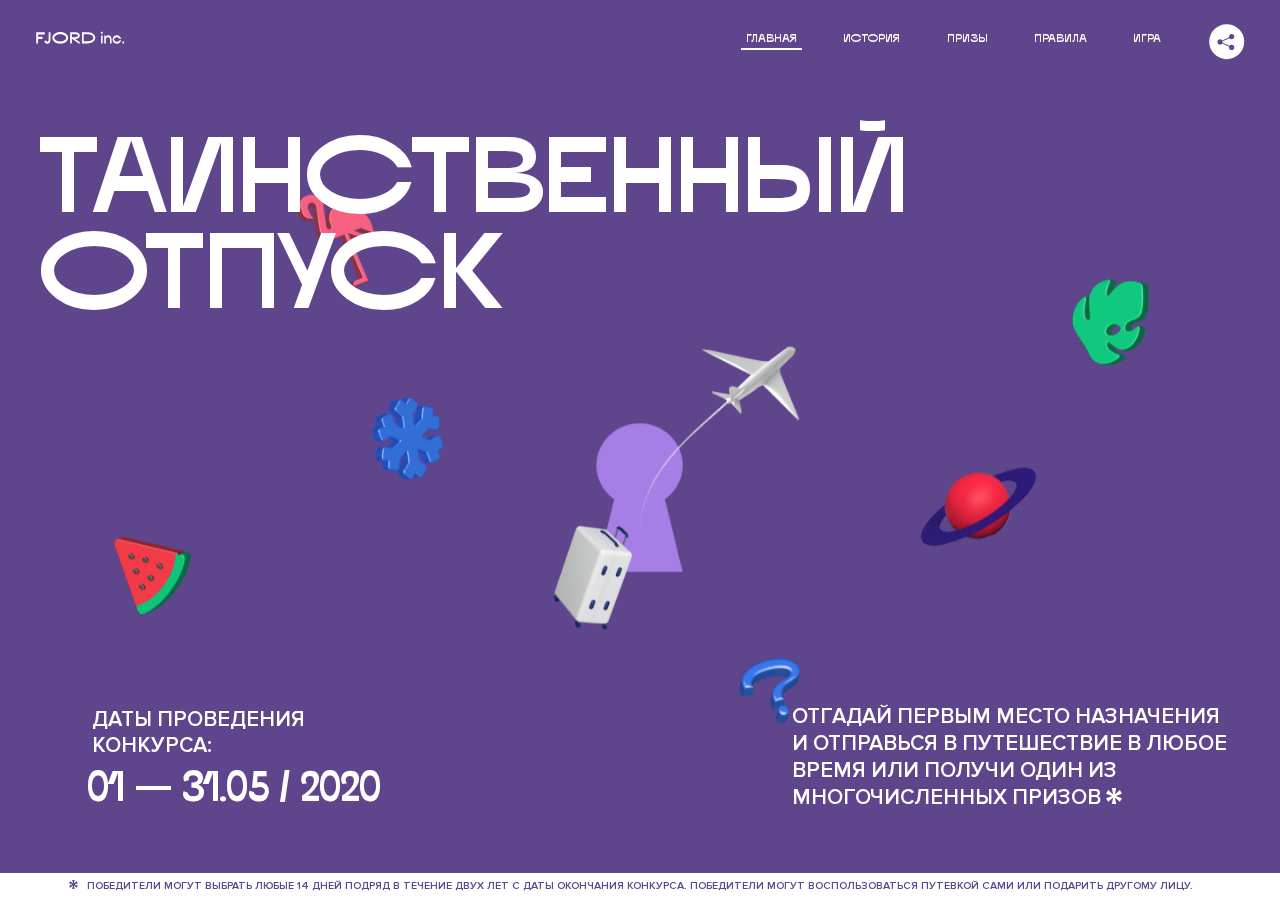
<file: 1/index.html>
<!DOCTYPE html>
<html lang="ru">
<head>
  <meta charset="UTF-8">
  <meta name="description" content="">
  <meta name="viewport" content="width=device-width, initial-scale=1.0">
  <meta http-equiv="X-UA-Compatible" content="ie=edge">
  <title>Mysterious Vacation</title>
<link href="css/style.min.css" rel="stylesheet">  <base href="https://htmlacademy-animation.github.io/248693-magic-vacation-1/1/">
</head>
<body>

  <header class="page-header js-header">
    <div class="page-header__wrapper">
      <a href="#" class="page-header__logo" aria-label="Перейти на страницу FJORD.Inc">
        <svg width="100" height="15" viewBox="0 0 100 15" fill="none" xmlns="http://www.w3.org/2000/svg">
          <path d="M0.26 1.4V14H2.276V8.906H7.334V6.44H2.276V3.848H9.872V1.4H0.26ZM12.733 14.36C15.127 14.36 16.243 12.65 16.243 9.5V1.4H14.263V8.96C14.263 11.21 13.723 11.876 12.733 11.876C11.833 11.876 11.473 11.3 11.347 10.58L9.36702 10.94C9.63702 13.046 10.663 14.36 12.733 14.36ZM18.3918 7.7C18.3918 11.372 22.3878 14.36 27.3198 14.36C32.2518 14.36 36.2478 11.372 36.2478 7.7C36.2478 4.028 32.2518 1.04 27.3198 1.04C22.3878 1.04 18.3918 4.028 18.3918 7.7ZM20.6058 7.7C20.6058 5.378 23.6118 3.524 27.3198 3.524C30.9918 3.524 33.9798 5.378 33.9798 7.7C33.9798 10.004 30.9918 11.858 27.3198 11.858C23.6118 11.858 20.6058 10.004 20.6058 7.7ZM40.403 14V8.906H40.799L49.079 14.702V12.38L44.039 8.906H44.201C47.999 8.906 49.277 7.304 49.277 5.162C49.277 3.092 47.999 1.4 44.201 1.4H38.387V14H40.403ZM43.535 3.722C45.785 3.722 47.045 4.136 47.045 5.432C47.045 6.764 45.785 7.034 43.535 7.034H40.403V3.722H43.535ZM51.6936 1.382V14H57.8676C62.7456 14 66.7236 11.534 66.7236 7.7C66.7236 3.848 62.7456 1.382 57.8676 1.382H51.6936ZM53.7096 11.624V3.722H57.5436C61.5396 3.722 64.4916 5.018 64.4916 7.7C64.4916 10.238 61.5396 11.624 57.5436 11.624H53.7096ZM73.1832 14.018H74.9832V5H73.1832V14.018ZM72.9132 1.976C72.9132 2.57 73.3992 3.092 74.0832 3.092C74.7492 3.092 75.2352 2.57 75.2352 1.976C75.2352 1.382 74.7672 0.805999 74.0832 0.805999C73.3812 0.805999 72.9132 1.382 72.9132 1.976ZM76.7867 14H78.5687V9.104C78.7487 8.006 79.5947 6.962 81.0887 6.962C82.1147 6.962 83.2667 7.448 83.2667 9.554V14H85.0487V9.014C85.0487 6.152 83.2307 4.73 81.3587 4.73C79.9187 4.73 79.0727 5.558 78.5687 6.854V5H76.7867V14ZM90.9898 14.27C93.5098 14.27 95.3818 12.506 95.7238 10.328H94.0498C93.7258 11.3 92.6998 12.02 90.9898 12.02C88.8478 12.02 87.7678 10.922 87.7678 9.59C87.7678 8.24 88.8478 6.962 90.9898 6.962C92.7538 6.962 93.7978 7.844 94.0858 8.924H95.7418C95.4358 6.71 93.6178 4.73 90.9898 4.73C88.0918 4.73 86.1298 7.124 86.1298 9.59C86.1298 12.074 88.1278 14.27 90.9898 14.27ZM97.0693 12.938C97.0693 13.658 97.5553 14.144 98.2753 14.144C98.9953 14.144 99.4813 13.658 99.4813 12.938C99.4813 12.2 98.9953 11.714 98.2753 11.714C97.5553 11.714 97.0693 12.2 97.0693 12.938Z" fill="currentColor"></path>
        </svg>
      </a>
      <button class="page-header__toggler js-menu-toggler" type="button" aria-label="Управление мобильным меню"><span>Меню</span></button>
      <nav class="page-header__nav">
        <div class="page-header__menu js-menu" id="menu">
          <ul>
            <li>
              <a class="js-menu-link active" href="#top" data-href="top">главная</a>
            </li>
            <li>
              <a class="js-menu-link" href="#story" data-href="story">история</a>
            </li>
            <li>
              <a class="js-menu-link" href="#prizes" data-href="prizes">призы</a>
            </li>
            <li>
              <a class="js-menu-link" href="#rules" data-href="rules">правила</a>
            </li>
            <li>
              <a class="js-menu-link" href="#game" data-href="game">игра</a>
            </li>
          </ul>
        </div>
        <div class="page-header__social">
          <div class="social-block js-social-block">
            <button class="social-block__toggler" aria-label="Управлять блоком с социальными кнопками">
              <svg width="26" height="22" viewBox="0 0 27 22" fill="none" xmlns="http://www.w3.org/2000/svg">
                <path d="M19.6721 7.43664C21.6273 7.43664 23.213 5.85095 23.213 3.89566C23.213 1.94037 21.6273 0.354675 19.6721 0.354675C17.7168 0.354675 16.1311 1.94037 16.1311 3.89566C16.1311 4.19968 16.1728 4.49178 16.2458 4.77345L7.21751 8.95527C6.57519 8.05214 5.52303 7.46049 4.33078 7.46049C2.37549 7.46049 0.789795 9.04618 0.789795 11.0015C0.789795 12.9568 2.37549 14.5425 4.33078 14.5425C5.52303 14.5425 6.57668 13.9508 7.21751 13.0477L16.2458 17.2295C16.1743 17.5112 16.1311 17.8033 16.1311 18.1073C16.1311 20.0626 17.7168 21.6483 19.6721 21.6483C21.6273 21.6483 23.213 20.0626 23.213 18.1073C23.213 16.152 21.6273 14.5663 19.6721 14.5663C18.4798 14.5663 17.4262 15.158 16.7853 16.0611L7.75701 11.8793C7.82854 11.5976 7.87176 11.3055 7.87176 11.0015C7.87176 10.6974 7.83003 10.4053 7.75701 10.1237L16.7853 5.94186C17.4262 6.84499 18.4783 7.43664 19.6721 7.43664Z" fill="currentColor"></path>
              </svg>
            </button>
            <ul class="social-block__list">
              <li>
                <a class="social-block__link social-block__link--fb" href="#" aria-label="Мы на Facebook">
                  <svg width="8" height="17" viewBox="0 0 8 17" fill="none" xmlns="http://www.w3.org/2000/svg">
                    <path d="M4.24646 16.9899H1.09275L1.05793 8.49828H0V5.30707H1.05793V3.81124C1.05793 1.42084 2.57654 0 5.21735 0H7.41758V3.18585H5.30841C4.28262 3.18585 4.2478 3.48582 4.2478 4.24914V5.30707H7.42964L7.16716 8.49828H4.2478V16.9899H4.24646Z" fill="currentColor"></path>
                  </svg>
                </a>
              </li>
              <li>
                <a class="social-block__link social-block__link--insta" href="#" aria-label="Мы в Instagram">
                  <svg width="15" height="15" viewBox="0 0 15 15" fill="none" xmlns="http://www.w3.org/2000/svg">
                    <path d="M11.0197 0H4.19806C2.14246 0 0.471191 1.66993 0.471191 3.72285V10.5499C0.471191 12.6082 2.14112 14.2727 4.19806 14.2727H11.0197C13.0753 14.2727 14.7466 12.6082 14.7466 10.5499V3.72285C14.7466 1.67127 13.0753 0 11.0197 0ZM11.0197 12.4849H4.19806C3.13076 12.4849 2.26432 11.6158 2.26432 10.5512V3.72419C2.26432 2.65956 3.13076 1.79715 4.19806 1.79715H11.0197C12.087 1.79715 12.9535 2.6609 12.9535 3.72419V10.5512C12.9535 11.6145 12.087 12.4849 11.0197 12.4849Z" fill="currentColor"></path>
                    <path d="M7.60887 3.11084C5.38989 3.11084 3.58203 4.9187 3.58203 7.14036C3.58203 9.35532 5.38989 11.1645 7.60887 11.1645C9.83053 11.1645 11.6357 9.35666 11.6357 7.14036C11.6357 4.9187 9.83053 3.11084 7.60887 3.11084ZM7.60887 9.36871C6.37551 9.36871 5.37784 8.37372 5.37784 7.14036C5.37784 5.90699 6.37551 4.90665 7.60887 4.90665C8.83822 4.90665 9.84259 5.90833 9.84259 7.14036C9.84392 8.37238 8.83822 9.36871 7.60887 9.36871Z" fill="currentColor"></path>
                    <path d="M11.3573 2.35962C10.8256 2.35962 10.3931 2.79752 10.3931 3.32381C10.3931 3.85546 10.8256 4.29336 11.3573 4.29336C11.8862 4.29336 12.3215 3.85546 12.3215 3.32381C12.3215 2.79752 11.8862 2.35962 11.3573 2.35962Z" fill="currentColor"></path>
                  </svg>
                </a>
              </li>
              <li>
                <a class="social-block__link social-block__link--vk" href="#" aria-label="Мы ВКонтакте">
                  <svg width="17" height="10" viewBox="0 0 17 10" fill="none" xmlns="http://www.w3.org/2000/svg">
                    <path d="M14.1234 4.9002C14.1234 4.9002 16.3623 1.72708 16.5866 0.680242C16.6595 0.312285 16.4947 0.103188 16.1069 0.103188C16.1069 0.103188 14.8193 0.103188 14.168 0.103188C13.7235 0.103188 13.5587 0.293278 13.4235 0.579768C13.4235 0.579768 12.3724 2.82553 11.0969 4.24712C10.6861 4.70333 10.4781 4.84318 10.2511 4.84318C10.0646 4.84318 9.98625 4.6911 9.98625 4.27834V0.649016C9.98625 0.147997 9.92545 0.00135496 9.5066 0.00135496H6.39628C6.15578 0.00135496 6.0085 0.134417 6.0085 0.324506C6.0085 0.801084 6.73406 0.908351 6.73406 2.20231V4.87305C6.73406 5.40529 6.70569 5.61575 6.45303 5.61575C5.78016 5.61575 4.19528 3.30618 3.30623 0.678887C3.12923 0.145282 2.93737 0 2.43475 0H0.486409C0.205373 0 0 0.190085 0 0.476576C0 0.991172 0.60666 3.40801 2.99277 6.64358C4.59927 8.8201 6.70569 10 8.60269 10C9.76196 10 10.0416 9.80312 10.0416 9.31432V7.63883C10.0416 7.22607 10.2065 7.04956 10.4429 7.04956C10.7078 7.04956 11.1847 7.13238 12.2805 8.22268C13.5843 9.47862 13.6762 10 14.3896 10H16.5676C16.7919 10 17 9.89273 17 9.52342C17 9.02919 16.3623 8.15343 15.384 7.10659C14.9801 6.56755 14.3302 5.98914 14.1248 5.72301C13.8275 5.40801 13.9154 5.23014 14.1234 4.9002Z" fill="currentColor"></path>
                  </svg>
                </a>
              </li>
            </ul>
          </div>
        </div>
      </nav>
    </div>
  </header>

  <main class="page-content">

    <section class="animation-screen"></section>

    <section class="screen screen--hidden screen--intro" id="top">
      <div class="screen__wrapper">
        <div class="intro">
          <h1 class="intro__title">Таинственный отпуск</h1>
          <div class="intro__content">
            <div class="intro__info">
              <p class="intro__label">Даты проведения конкурса:</p>
              <p class="intro__date">01 — 31.05 / 2020</p>
            </div>
            <div class="intro__message">
              <p>
                Отгадай первым место назначения и&nbsp;отправься в&nbsp;путешествие в&nbsp;любое время или получи один из многочисленных призов
                <svg width="16" height="16" viewBox="0 0 10 10" fill="none" xmlns="http://www.w3.org/2000/svg">
                  <path d="M0 6.35337L3.90271 4.99012L0 3.64663L1.34615 1.32374L4.44287 4.01073L3.67364 0H6.34615L5.57692 4.01073L8.65385 1.32374L10 3.64663L6.13405 4.99012L10 6.35337L8.65385 8.65651L5.57692 5.98927L6.34615 10H3.67364L4.44287 5.96952L1.34615 8.65651L0 6.35337Z" fill="currentColor"></path>
                </svg>
              </p>
            </div>
          </div>
        </div>
      </div>
      <div class="screen__footer js-footer">
        <button class="screen__footer-enlarge js-footer-toggler" type="button" aria-label="Показать сообщение">
          <svg width="10" height="10" viewBox="0 0 10 10" fill="none" xmlns="http://www.w3.org/2000/svg">
            <path d="M0 6.35337L3.90271 4.99012L0 3.64663L1.34615 1.32374L4.44287 4.01073L3.67364 0H6.34615L5.57692 4.01073L8.65385 1.32374L10 3.64663L6.13405 4.99012L10 6.35337L8.65385 8.65651L5.57692 5.98927L6.34615 10H3.67364L4.44287 5.96952L1.34615 8.65651L0 6.35337Z" fill="currentColor"></path>
          </svg>
        </button>
        <button class="screen__footer-collapse js-footer-toggler" type="button" aria-label="Скрыть сообщение">
          <svg width="13" height="13" viewBox="0 0 13 13" fill="none" xmlns="http://www.w3.org/2000/svg">
            <line x1="12.3536" y1="0.353553" x2="0.738349" y2="11.9688" stroke="currentColor"></line>
            <line x1="0.738319" y1="0.539925" x2="12.3535" y2="12.1551" stroke="currentColor"></line>
          </svg>
        </button>
        <div class="screen__footer-wrapper">
          <div class="screen__footer-announce">
            <p class="screen__footer-label">Даты проведения конкурса:</p>
            <p class="screen__footer-date">01 — 31.05 / 2020</p>
          </div>
          <div class="screen__footer-note">
            <p>
              <svg width="10" height="10" viewBox="0 0 10 10" fill="none" xmlns="http://www.w3.org/2000/svg">
                <path d="M0 6.35337L3.90271 4.99012L0 3.64663L1.34615 1.32374L4.44287 4.01073L3.67364 0H6.34615L5.57692 4.01073L8.65385 1.32374L10 3.64663L6.13405 4.99012L10 6.35337L8.65385 8.65651L5.57692 5.98927L6.34615 10H3.67364L4.44287 5.96952L1.34615 8.65651L0 6.35337Z" fill="currentColor"></path>
              </svg>
              <span>Победители могут выбрать любые 14 дней подряд в&nbsp;течение двух лет с&nbsp;даты окончания конкурса. Победители могут воспользоваться путевкой сами или подарить другому лицу.</span>
            </p>
          </div>
        </div>
      </div>
    </section>

    <section class="screen screen--hidden screen--story" id="story">

      <div class="slider swiper-container js-slider">

        <div class="swiper-wrapper">

          <div class="slider__item swiper-slide">
            <h2 class="slider__item-title">История</h2>
            <p class="slider__item-text">Джеймс Таргет был основателем компании &laquo;Fjord Inc.&raquo;. С&nbsp;1965 года &laquo;Fjord Inc.&raquo; прославилась надёжными и&nbsp;удобными чемоданами и&nbsp;аксессуарами для туристов.</p>
          </div>

          <div class="slider__item swiper-slide">
            <p class="slider__item-text">Когда Джеймсу было 7&nbsp;лет, в&nbsp;их&nbsp;доме гостил дядюшка и&nbsp;развлекал детей рассказами о&nbsp;своей поездке в&nbsp;место, показавшееся малышу Таргету невероятным. Тогда Джеймс решил, что однажды посетит его, но&nbsp;не&nbsp;будет рассказывать о&nbsp;мечте, пока не&nbsp;осуществит.</p>
          </div>

          <div class="slider__item swiper-slide">
            <p class="slider__item-text">Джеймс Таргет стал увлеченным путешественником. Он&nbsp;посетил 5&nbsp;континентов, 126&nbsp;стран.</p>
          </div>

          <div class="slider__item swiper-slide">
            <p class="slider__item-text">Он&nbsp;сплавлялся по&nbsp;Амазонке и&nbsp;погружался в&nbsp;пещеры Франции, медитировал в&nbsp;горах Тибета и&nbsp;пожимал руку вождя племени Акугауа.</p>
          </div>

          <div class="slider__item swiper-slide">
            <p class="slider__item-text">Из&nbsp;своих поездок Джеймс Таргет привозил идеи, как сделать свои чемоданы &laquo;Fjord Inc.&raquo; удобными и&nbsp;приспособленными к&nbsp;разным дорожным условиям.</p>
          </div>

          <div class="slider__item swiper-slide">
            <p class="slider__item-text">Всё это время Джеймс не&nbsp;оставлял идею поездки своей мечты. Однако, как только он&nbsp;брался за&nbsp;планирование, возникали препятствия, не&nbsp;позволяющие отправиться туда.</p>
          </div>

          <div class="slider__item swiper-slide">
            <p class="slider__item-text">В&nbsp;возрасте 67&nbsp;лет Джеймс Таргет попал под лавину и&nbsp;погиб. В&nbsp;своём завещании он&nbsp;поручил отправить в&nbsp;заветное путешествие трёх смельчаков, единых с&nbsp;ним духом.</p>
          </div>

          <div class="slider__item swiper-slide">
            <p class="slider__item-text">Тех, кто сможет узнать таинственное место, задавая вопросы специально обученному ИИ&nbsp;&laquo;Соне&raquo;, ждет фантастическое путешествие.</p>
          </div>
        </div>
        <div class="slider__controls">
          <button class="slider__control slider__control--prev js-control-prev" type="button" aria-label="Показать предыдущую историю">
            <svg width="12" height="22" viewBox="0 0 12 22" fill="none" xmlns="http://www.w3.org/2000/svg">
              <path d="M11 1L1 11L11 21" stroke="currentColor" stroke-width="2" stroke-linejoin="round"></path>
            </svg>
          </button>
          <button class="slider__control slider__control--next js-control-next" type="button" aria-label="Показать следующую историю">
            <svg width="12" height="22" viewBox="0 0 12 22" fill="none" xmlns="http://www.w3.org/2000/svg">
              <path d="M1 1L11 11L1 21" stroke="currentColor" stroke-width="2" stroke-linejoin="round"></path>
            </svg>
          </button>
        </div>
        <div class="slider__pagination swiper-pagination"></div>
      </div>
    </section>

    <section class="screen screen--hidden screen--prizes" id="prizes">
      <div class="screen__wrapper">
        <div class="prizes">
          <h2 class="prizes__title">ПРизы</h2>
          <div class="prizes__lead">
            <p>Найди ответ и&nbsp;получи один из&nbsp;призов:</p>
          </div>
          <ul class="prizes__list">
            <li class="prizes__item prizes__item--journeys">
              <div class="prizes__icon">
                <picture>
                  <source srcset="img/prize1-mob.svg" media="(orientation: portrait)">
                  <img src="img/prize1.svg" alt="">
                </picture>
              </div>
              <p class="prizes__desc">
                <b>3</b>
                <span>загадочных путешествия</span>
              </p>
            </li>
            <li class="prizes__item prizes__item--cases">
              <div class="prizes__icon">
                <picture>
                  <source srcset="img/prize2-mob.svg" media="(orientation: portrait)">
                  <img src="img/prize2.svg" alt="">
                </picture>
              </div>
              <p class="prizes__desc">
                <b>7</b>
                <span>надежных чемоданов</span>
              </p>
            </li>
            <li class="prizes__item prizes__item--codes">
              <div class="prizes__icon">
                <picture>
                  <source srcset="img/prize3-mob.svg" media="(orientation: portrait)">
                  <img src="img/prize3.svg" alt="">
                </picture>
              </div>
              <p class="prizes__desc">
                <b>900</b>
                <span>
                  промокодов на&nbsp;скидку 15%
                  <svg width="10" height="10" viewBox="0 0 10 10" fill="none" xmlns="http://www.w3.org/2000/svg">
                    <path d="M0 6.35337L3.90271 4.99012L0 3.64663L1.34615 1.32374L4.44287 4.01073L3.67364 0H6.34615L5.57692 4.01073L8.65385 1.32374L10 3.64663L6.13405 4.99012L10 6.35337L8.65385 8.65651L5.57692 5.98927L6.34615 10H3.67364L4.44287 5.96952L1.34615 8.65651L0 6.35337Z" fill="currentColor"></path>
                  </svg>
                </span>
              </p>
            </li>
          </ul>
        </div>
      </div>
      <div class="screen__footer js-footer">
        <button class="screen__footer-enlarge js-footer-toggler" type="button" aria-label="Показать сообщение">
          <svg width="10" height="10" viewBox="0 0 10 10" fill="none" xmlns="http://www.w3.org/2000/svg">
            <path d="M0 6.35337L3.90271 4.99012L0 3.64663L1.34615 1.32374L4.44287 4.01073L3.67364 0H6.34615L5.57692 4.01073L8.65385 1.32374L10 3.64663L6.13405 4.99012L10 6.35337L8.65385 8.65651L5.57692 5.98927L6.34615 10H3.67364L4.44287 5.96952L1.34615 8.65651L0 6.35337Z" fill="currentColor"></path>
          </svg>
        </button>
        <button class="screen__footer-collapse js-footer-toggler" type="button" aria-label="Скрыть сообщение">
          <svg width="13" height="13" viewBox="0 0 13 13" fill="none" xmlns="http://www.w3.org/2000/svg">
            <line x1="12.3536" y1="0.353553" x2="0.738349" y2="11.9688" stroke="currentColor"></line>
            <line x1="0.738319" y1="0.539925" x2="12.3535" y2="12.1551" stroke="currentColor"></line>
          </svg>
        </button>
        <div class="screen__footer-wrapper">
          <div class="screen__footer-announce">
            <p class="screen__footer-label">Даты проведения конкурса:</p>
            <p class="screen__footer-date">01 — 31.05 / 2020</p>
          </div>
          <div class="screen__footer-note">
            <p>
              <svg width="10" height="10" viewBox="0 0 10 10" fill="none" xmlns="http://www.w3.org/2000/svg">
                <path d="M0 6.35337L3.90271 4.99012L0 3.64663L1.34615 1.32374L4.44287 4.01073L3.67364 0H6.34615L5.57692 4.01073L8.65385 1.32374L10 3.64663L6.13405 4.99012L10 6.35337L8.65385 8.65651L5.57692 5.98927L6.34615 10H3.67364L4.44287 5.96952L1.34615 8.65651L0 6.35337Z" fill="currentColor"></path>
              </svg>
              <span>Скидка&nbsp;15% на&nbsp;единоразовое приобретение путёвки с&nbsp;1&nbsp;июня 2020 по&nbsp;31&nbsp;мая 2022&nbsp;года. Суммируется с&nbsp;другими акциями</span>
            </p>
          </div>
        </div>
      </div>
    </section>

    <section class="screen screen--hidden screen--rules" id="rules">
      <div class="screen__wrapper">
        <div class="rules">
          <h2 class="rules__title">Правила</h2>
          <div class="rules__lead">
            <p>Для того чтобы получить наследство Джеймса Таргета, тебе нужно выведать у&nbsp;&laquo;Сони&raquo;, куда предстоит отправиться тебе в&nbsp;случае победы</p>
          </div>
          <ol class="rules__list">
            <li class="rules__item">
              <p>Тебе отводится <br>5&nbsp;минут</p>
            </li>
            <li class="rules__item">
              <p>Задавай любые вопросы в&nbsp;текстовом поле</p>
            </li>
            <li class="rules__item">
              <p>Нажимай кнопку &laquo;Узнать&raquo;, чтобы получить ответ</p>
            </li>
            <li class="rules__item">
              <p>&laquo;Соня&raquo; может отвечать только&nbsp;Да или Нет</p>
            </li>
          </ol>
          <a href="#game" class="rules__link btn">Погнали!</a>
        </div>
      </div>
      <div class="screen__disclaimer">
        <div class="disclaimer">
          <ul>
            <li>
              <a href="#">Правовая информация</a>
            </li>
            <li>
              <a href="#">Подробные правила</a>
            </li>
          </ul>
        </div>
      </div>
    </section>

    <section class="screen screen--hidden screen--game" id="game">
      <div class="screen__wrapper">
        <div class="game">
          <div class="game__header">
            <h2 class="game__title">Игра</h2>
            <div class="game__counter">
              <span>05</span>:<span>00</span>
            </div>
          </div>
          <div class="game__body">
            <div class="chat">
              <div class="chat__body js-chat">
                <ul class="chat__list" id="messages"></ul>
              </div>
              <div class="chat__footer">
                <form action="#" method="post" class="form" id="message-form">
                  <label for="message-field" class="visually-hidden">Поле для ввода вопроса</label>
                  <input type="text" class="form__field" id="message-field">
                  <button class="form__button btn">
                    Узнать
                    <svg width="18" height="19" viewBox="0 0 18 19" fill="none" xmlns="http://www.w3.org/2000/svg">
                      <path stroke="currentColor" stroke-width="2" d="M9 19V1"></path>
                      <path d="M1 9l8-8 8 8" stroke="currentColor" stroke-width="2" stroke-linejoin="round"></path>
                    </svg>
                  </button>
                </form>
              </div>
            </div>
          </div>
          <!-- временные кнопки для показа результата -->
          <div class="game__buttons">
            <button class="game__button btn js-show-result" type="button" data-target="result">Положительный результат</button>
            <button class="game__button btn js-show-result" type="button" data-target="result2">Положительный результат - 2</button>
            <button class="game__button btn js-show-result" type="button" data-target="result3">Отрицательный результат</button>
          </div>
        </div>
      </div>
    </section>

    <section class="screen screen--hidden screen--result" id="result">
      <div class="screen__wrapper">
        <div class="result result--trip">
          <div class="result__image">
            <picture>
              <source srcset="img/result1-mob.png 1x, img/result1-mob@2x.png 2x" media="(max-width: 768px) and (orientation: portrait)">
              <img src="img/result1.png" srcset="img/result1@2x.png 2x" alt="">
            </picture>
          </div>
          <h2 class="result__title">
            <span class="visually-hidden">ПОбеда!</span>
            <svg xmlns="http://www.w3.org/2000/svg" viewBox="0 0 568.85 109.24">
              <path d="M16,24.44V92H2.6V8H75V92H61.52V24.44H16Z" transform="translate(-2.1 -1.5)" fill="none" stroke="currentColor"></path>
              <path d="M148.76,5.6c32.88,0,59.52,19.92,59.52,44.4s-26.64,44.4-59.52,44.4S89.24,74.48,89.24,50,115.88,5.6,148.76,5.6Zm0,72.12c24.48,0,44.4-12.36,44.4-27.72s-19.92-27.84-44.4-27.84C124,22.16,104,34.52,104,50S124,77.72,148.76,77.72Z" transform="translate(-2.1 -1.5)" fill="none" stroke="currentColor"></path>
              <path d="M287.36,8V24.44H236v14.4h25.32c25.44,0,34,11.16,34,26.52,0,15.6-8.52,26.64-34,26.64H222.56V8h64.8ZM256.88,76.52c15.12,0,23.52-2,23.52-11.52S272,54.44,256.88,54.44H236V76.52h20.88Z" transform="translate(-2.1 -1.5)" fill="none" stroke="currentColor"></path>
              <path d="M371.47,8V24.44H320.84V41.6h33.6V58h-33.6V75.56h50.64V92H307.4V8h64.08Z" transform="translate(-2.1 -1.5)" fill="none" stroke="currentColor"></path>
              <path d="M382.39,110.24V75.56h7.44c4.56-4.68,7.8-18.36,8.76-56L399,8h48.6V75.56h10v34.68H442.87V92H397v18.24H382.39Zm51.72-34.68V24.44H411.55v3.12c-0.48,22.44-3.24,37.68-7.2,48h29.76Z" transform="translate(-2.1 -1.5)" fill="none" stroke="currentColor"></path>
              <path d="M463.75,92l28-84h27.12l28.08,84H533.47l-7.8-23.52h-37.8L480.07,92H463.75Zm56.64-40L507,11.84,493.51,52h26.88Z" transform="translate(-2.1 -1.5)" fill="none" stroke="currentColor"></path>
              <path d="M554.12,70.4L555.55,2H569l1.44,68.4H554.12Zm8.28,6.36c4.8,0,8,3.24,8,8.16a8,8,0,1,1-16.08,0C554.35,80,557.59,76.76,562.39,76.76Z" transform="translate(-2.1 -1.5)" fill="none" stroke="currentColor"></path>
            </svg>
          </h2>
          <div class="result__text">
            <p>ты&nbsp;отправляешься в&nbsp;Арктику!</p>
          </div>
          <div class="result__form">
            <form action="#" method="post" class="form form--result">
              <label for="email-field" class="form__label">зарегистрируй результат</label>
              <input type="email" class="form__field" id="email-field" placeholder="e-mail для регистации результата и получения приза" required="">
              <button class="form__button btn">
                отправить
                <svg width="18" height="19" viewBox="0 0 18 19" fill="none" xmlns="http://www.w3.org/2000/svg">
                  <path stroke="currentColor" stroke-width="2" d="M9 19V1"></path>
                  <path d="M1 9l8-8 8 8" stroke="currentColor" stroke-width="2" stroke-linejoin="round"></path>
                </svg>
              </button>
            </form>
          </div>
        </div>
      </div>
    </section>

    <section class="screen screen--hidden screen--result" id="result2">
      <div class="screen__wrapper">
        <div class="result result--prize">
          <div class="result__image">
            <picture>
              <source srcset="img/result2-mob.png 1x, img/result2-mob@2x.png 2x" media="(max-width: 768px) and (orientation: portrait)">
              <img src="img/result2.png" srcset="img/result2@2x.png 2x" alt="">
            </picture>
          </div>
          <h2 class="result__title">
            <span class="visually-hidden">ПОбеда!</span>
            <svg xmlns="http://www.w3.org/2000/svg" viewBox="0 0 568.85 109.24">
              <path d="M16,24.44V92H2.6V8H75V92H61.52V24.44H16Z" transform="translate(-2.1 -1.5)" fill="none" stroke="currentColor"></path>
              <path d="M148.76,5.6c32.88,0,59.52,19.92,59.52,44.4s-26.64,44.4-59.52,44.4S89.24,74.48,89.24,50,115.88,5.6,148.76,5.6Zm0,72.12c24.48,0,44.4-12.36,44.4-27.72s-19.92-27.84-44.4-27.84C124,22.16,104,34.52,104,50S124,77.72,148.76,77.72Z" transform="translate(-2.1 -1.5)" fill="none" stroke="currentColor"></path>
              <path d="M287.36,8V24.44H236v14.4h25.32c25.44,0,34,11.16,34,26.52,0,15.6-8.52,26.64-34,26.64H222.56V8h64.8ZM256.88,76.52c15.12,0,23.52-2,23.52-11.52S272,54.44,256.88,54.44H236V76.52h20.88Z" transform="translate(-2.1 -1.5)" fill="none" stroke="currentColor"></path>
              <path d="M371.47,8V24.44H320.84V41.6h33.6V58h-33.6V75.56h50.64V92H307.4V8h64.08Z" transform="translate(-2.1 -1.5)" fill="none" stroke="currentColor"></path>
              <path d="M382.39,110.24V75.56h7.44c4.56-4.68,7.8-18.36,8.76-56L399,8h48.6V75.56h10v34.68H442.87V92H397v18.24H382.39Zm51.72-34.68V24.44H411.55v3.12c-0.48,22.44-3.24,37.68-7.2,48h29.76Z" transform="translate(-2.1 -1.5)" fill="none" stroke="currentColor"></path>
              <path d="M463.75,92l28-84h27.12l28.08,84H533.47l-7.8-23.52h-37.8L480.07,92H463.75Zm56.64-40L507,11.84,493.51,52h26.88Z" transform="translate(-2.1 -1.5)" fill="none" stroke="currentColor"></path>
              <path d="M554.12,70.4L555.55,2H569l1.44,68.4H554.12Zm8.28,6.36c4.8,0,8,3.24,8,8.16a8,8,0,1,1-16.08,0C554.35,80,557.59,76.76,562.39,76.76Z" transform="translate(-2.1 -1.5)" fill="none" stroke="currentColor"></path>
            </svg>
          </h2>
          <div class="result__text">
            <p>чемодан &laquo;Fjord&nbsp;Inc.&raquo;&nbsp;твой</p>
          </div>
          <div class="result__form">
            <form action="#" method="post" class="form form--result">
              <label for="email-field2" class="form__label">зарегистрируй результат</label>
              <input type="email" class="form__field" id="email-field2" placeholder="e-mail для регистации результата и получения приза" required="">
              <button class="form__button btn">
                отправить
                <svg width="18" height="19" viewBox="0 0 18 19" fill="none" xmlns="http://www.w3.org/2000/svg">
                  <path stroke="currentColor" stroke-width="2" d="M9 19V1"></path>
                  <path d="M1 9l8-8 8 8" stroke="currentColor" stroke-width="2" stroke-linejoin="round"></path>
                </svg>
              </button>
            </form>
          </div>
        </div>
      </div>
    </section>

    <section class="screen screen--hidden screen--result" id="result3">
      <div class="screen__wrapper">
        <div class="result result--negative">
          <div class="result__image">
            <picture>
              <source srcset="img/result3-mob.png 1x, img/result3-mob@2x.png 2x" media="(max-width: 768px) and (orientation: portrait)">
              <img src="img/result3.png" srcset="img/result3@2x.png 2x" alt="">
            </picture>
          </div>
          <h2 class="result__title">
            <span class="visually-hidden">Не угадал!</span>
            <svg xmlns="http://www.w3.org/2000/svg" viewBox="0 0 660.77 109.24">
              <path d="M2.66,92V8H16.1V42.2H53.3V8H66.74V92H53.3V58.64H16.1V92H2.66Z" transform="translate(-2.16 -1.5)" fill="none" stroke="currentColor"></path>
              <path d="M147.62,8V24.44H97V41.6h33.6V58H97V75.56h50.64V92H83.54V8h64.08Z" transform="translate(-2.16 -1.5)" fill="none" stroke="currentColor"></path>
              <path d="M199.22,8l20.52,42.36L235.34,8h16.44l-31,84H204.38l9.48-25.92L185.78,8h13.44Z" transform="translate(-2.16 -1.5)" fill="none" stroke="currentColor"></path>
              <path d="M273.74,24.44V92H260.3V8h50.16V24.44H273.74Z" transform="translate(-2.16 -1.5)" fill="none" stroke="currentColor"></path>
              <path d="M307.1,92l28-84h27.12l28.08,84H376.82L369,68.48h-37.8L323.42,92H307.1Zm56.64-40L350.3,11.84,336.86,52h26.88Z" transform="translate(-2.16 -1.5)" fill="none" stroke="currentColor"></path>
              <path d="M396.38,110.24V75.56h7.44c4.56-4.68,7.8-18.36,8.76-56L412.94,8h48.6V75.56h10v34.68H456.86V92H411v18.24H396.38ZM448.1,75.56V24.44H425.54v3.12c-0.48,22.44-3.24,37.68-7.2,48H448.1Z" transform="translate(-2.16 -1.5)" fill="none" stroke="currentColor"></path>
              <path d="M477.74,92l28-84h27.12L560.9,92H547.46l-7.8-23.52h-37.8L494.06,92H477.74Zm56.64-40-13.44-40.2L507.5,52h26.88Z" transform="translate(-2.16 -1.5)" fill="none" stroke="currentColor"></path>
              <path d="M568.7,76.88a13.77,13.77,0,0,0,5,1c6.6,0,10.44-6.24,12-58.32L586.22,8h46.2V92H619V24.44H598.82l-0.12,3.12C597.14,81,589,94.4,573.74,94.4a28.55,28.55,0,0,1-6.72-.84Z" transform="translate(-2.16 -1.5)" fill="none" stroke="currentColor"></path>
              <path d="M646.1,70.4L647.54,2H661l1.44,68.4H646.1Zm8.28,6.36c4.8,0,8,3.24,8,8.16a8,8,0,0,1-16.08,0C646.34,80,649.58,76.76,654.38,76.76Z" transform="translate(-2.16 -1.5)" fill="none" stroke="currentColor"></path>
            </svg>
          </h2>
          <button class="result__button js-play" type="button">
            не сдавайся!
            <span>
              <svg width="27" height="22" viewBox="0 0 27 22" fill="none" xmlns="http://www.w3.org/2000/svg">
                <path d="M10.6899 1.47998C5.42992 1.47998 1.16992 5.73998 1.16992 11C1.16992 16.26 5.42992 20.52 10.6899 20.52C15.9499 20.52 20.2099 16.26 20.2099 11V7.13998" stroke="currentColor" stroke-width="2" stroke-miterlimit="10"></path>
                <path d="M15.1099 12.5099L20.1499 7.13989L25.3099 12.6299" stroke="currentColor" stroke-width="2" stroke-miterlimit="10" stroke-linejoin="round"></path>
              </svg>
            </span>
          </button>
        </div>
      </div>
    </section>

  </main>

<script src="js/script.js"></script></body>
</html>
</file>
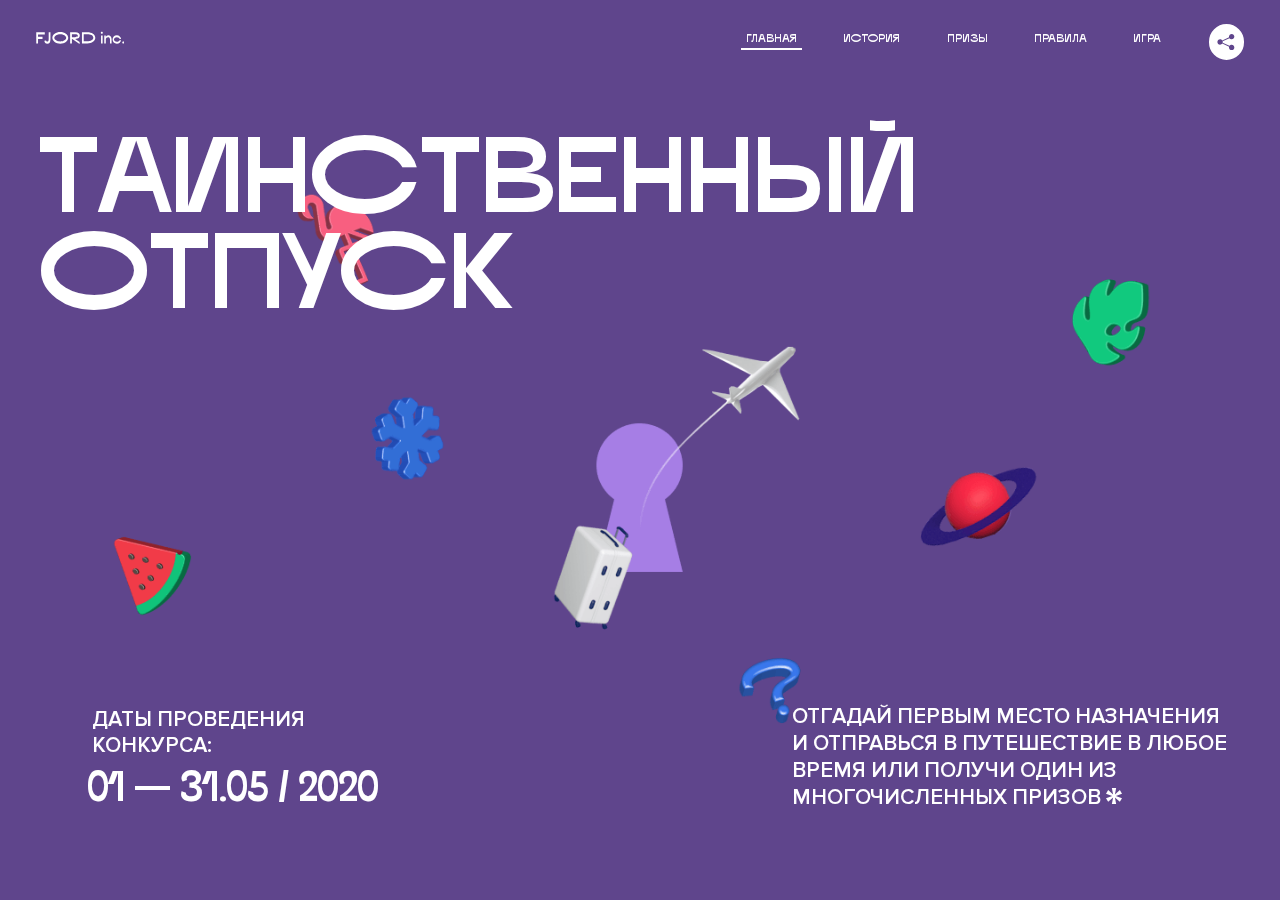
<file: 10/index.html>
<!DOCTYPE html>
<html lang="ru">
<head>
  <meta charset="UTF-8">
  <meta name="description" content="">
  <meta name="viewport" content="width=device-width, initial-scale=1.0">
  <meta http-equiv="X-UA-Compatible" content="ie=edge">
  <title>Mysterious Vacation</title>
<link href="css/style.min.css" rel="stylesheet">  <base href="https://htmlacademy-animation.github.io/248693-magic-vacation-1/10/">
</head>
<body>

  <header class="page-header js-header">
    <div class="page-header__wrapper">
      <a href="#" class="page-header__logo" aria-label="Перейти на страницу FJORD.Inc">
        <svg width="100" height="15" viewBox="0 0 100 15" fill="none" xmlns="http://www.w3.org/2000/svg">
          <path d="M0.26 1.4V14H2.276V8.906H7.334V6.44H2.276V3.848H9.872V1.4H0.26ZM12.733 14.36C15.127 14.36 16.243 12.65 16.243 9.5V1.4H14.263V8.96C14.263 11.21 13.723 11.876 12.733 11.876C11.833 11.876 11.473 11.3 11.347 10.58L9.36702 10.94C9.63702 13.046 10.663 14.36 12.733 14.36ZM18.3918 7.7C18.3918 11.372 22.3878 14.36 27.3198 14.36C32.2518 14.36 36.2478 11.372 36.2478 7.7C36.2478 4.028 32.2518 1.04 27.3198 1.04C22.3878 1.04 18.3918 4.028 18.3918 7.7ZM20.6058 7.7C20.6058 5.378 23.6118 3.524 27.3198 3.524C30.9918 3.524 33.9798 5.378 33.9798 7.7C33.9798 10.004 30.9918 11.858 27.3198 11.858C23.6118 11.858 20.6058 10.004 20.6058 7.7ZM40.403 14V8.906H40.799L49.079 14.702V12.38L44.039 8.906H44.201C47.999 8.906 49.277 7.304 49.277 5.162C49.277 3.092 47.999 1.4 44.201 1.4H38.387V14H40.403ZM43.535 3.722C45.785 3.722 47.045 4.136 47.045 5.432C47.045 6.764 45.785 7.034 43.535 7.034H40.403V3.722H43.535ZM51.6936 1.382V14H57.8676C62.7456 14 66.7236 11.534 66.7236 7.7C66.7236 3.848 62.7456 1.382 57.8676 1.382H51.6936ZM53.7096 11.624V3.722H57.5436C61.5396 3.722 64.4916 5.018 64.4916 7.7C64.4916 10.238 61.5396 11.624 57.5436 11.624H53.7096ZM73.1832 14.018H74.9832V5H73.1832V14.018ZM72.9132 1.976C72.9132 2.57 73.3992 3.092 74.0832 3.092C74.7492 3.092 75.2352 2.57 75.2352 1.976C75.2352 1.382 74.7672 0.805999 74.0832 0.805999C73.3812 0.805999 72.9132 1.382 72.9132 1.976ZM76.7867 14H78.5687V9.104C78.7487 8.006 79.5947 6.962 81.0887 6.962C82.1147 6.962 83.2667 7.448 83.2667 9.554V14H85.0487V9.014C85.0487 6.152 83.2307 4.73 81.3587 4.73C79.9187 4.73 79.0727 5.558 78.5687 6.854V5H76.7867V14ZM90.9898 14.27C93.5098 14.27 95.3818 12.506 95.7238 10.328H94.0498C93.7258 11.3 92.6998 12.02 90.9898 12.02C88.8478 12.02 87.7678 10.922 87.7678 9.59C87.7678 8.24 88.8478 6.962 90.9898 6.962C92.7538 6.962 93.7978 7.844 94.0858 8.924H95.7418C95.4358 6.71 93.6178 4.73 90.9898 4.73C88.0918 4.73 86.1298 7.124 86.1298 9.59C86.1298 12.074 88.1278 14.27 90.9898 14.27ZM97.0693 12.938C97.0693 13.658 97.5553 14.144 98.2753 14.144C98.9953 14.144 99.4813 13.658 99.4813 12.938C99.4813 12.2 98.9953 11.714 98.2753 11.714C97.5553 11.714 97.0693 12.2 97.0693 12.938Z" fill="currentColor"></path>
        </svg>
      </a>
      <button class="page-header__toggler js-menu-toggler" type="button" aria-label="Управление мобильным меню"><span>Меню</span></button>
      <nav class="page-header__nav">
        <div class="page-header__menu js-menu" id="menu">
          <ul>
            <li>
              <a class="js-menu-link" href="#top" data-href="top">главная</a>
            </li>
            <li>
              <a class="js-menu-link" href="#story" data-href="story">история</a>
            </li>
            <li>
              <a class="js-menu-link" href="#prizes" data-href="prizes">призы</a>
            </li>
            <li>
              <a class="js-menu-link" href="#rules" data-href="rules">правила</a>
            </li>
            <li>
              <a class="js-menu-link" href="#game" data-href="game">игра</a>
            </li>
          </ul>
        </div>
        <div class="page-header__social">
          <div class="social-block js-social-block">
            <button class="social-block__toggler" aria-label="Управлять блоком с социальными кнопками">
              <svg width="26" height="22" viewBox="0 0 27 22" fill="none" xmlns="http://www.w3.org/2000/svg">
                <path d="M19.6721 7.43664C21.6273 7.43664 23.213 5.85095 23.213 3.89566C23.213 1.94037 21.6273 0.354675 19.6721 0.354675C17.7168 0.354675 16.1311 1.94037 16.1311 3.89566C16.1311 4.19968 16.1728 4.49178 16.2458 4.77345L7.21751 8.95527C6.57519 8.05214 5.52303 7.46049 4.33078 7.46049C2.37549 7.46049 0.789795 9.04618 0.789795 11.0015C0.789795 12.9568 2.37549 14.5425 4.33078 14.5425C5.52303 14.5425 6.57668 13.9508 7.21751 13.0477L16.2458 17.2295C16.1743 17.5112 16.1311 17.8033 16.1311 18.1073C16.1311 20.0626 17.7168 21.6483 19.6721 21.6483C21.6273 21.6483 23.213 20.0626 23.213 18.1073C23.213 16.152 21.6273 14.5663 19.6721 14.5663C18.4798 14.5663 17.4262 15.158 16.7853 16.0611L7.75701 11.8793C7.82854 11.5976 7.87176 11.3055 7.87176 11.0015C7.87176 10.6974 7.83003 10.4053 7.75701 10.1237L16.7853 5.94186C17.4262 6.84499 18.4783 7.43664 19.6721 7.43664Z" fill="currentColor"></path>
              </svg>
            </button>
            <ul class="social-block__list">
              <li>
                <a class="social-block__link social-block__link--fb" href="#" aria-label="Мы на Facebook">
                  <svg width="8" height="17" viewBox="0 0 8 17" fill="none" xmlns="http://www.w3.org/2000/svg">
                    <path d="M4.24646 16.9899H1.09275L1.05793 8.49828H0V5.30707H1.05793V3.81124C1.05793 1.42084 2.57654 0 5.21735 0H7.41758V3.18585H5.30841C4.28262 3.18585 4.2478 3.48582 4.2478 4.24914V5.30707H7.42964L7.16716 8.49828H4.2478V16.9899H4.24646Z" fill="currentColor"></path>
                  </svg>
                </a>
              </li>
              <li>
                <a class="social-block__link social-block__link--insta" href="#" aria-label="Мы в Instagram">
                  <svg width="15" height="15" viewBox="0 0 15 15" fill="none" xmlns="http://www.w3.org/2000/svg">
                    <path d="M11.0197 0H4.19806C2.14246 0 0.471191 1.66993 0.471191 3.72285V10.5499C0.471191 12.6082 2.14112 14.2727 4.19806 14.2727H11.0197C13.0753 14.2727 14.7466 12.6082 14.7466 10.5499V3.72285C14.7466 1.67127 13.0753 0 11.0197 0ZM11.0197 12.4849H4.19806C3.13076 12.4849 2.26432 11.6158 2.26432 10.5512V3.72419C2.26432 2.65956 3.13076 1.79715 4.19806 1.79715H11.0197C12.087 1.79715 12.9535 2.6609 12.9535 3.72419V10.5512C12.9535 11.6145 12.087 12.4849 11.0197 12.4849Z" fill="currentColor"></path>
                    <path d="M7.60887 3.11084C5.38989 3.11084 3.58203 4.9187 3.58203 7.14036C3.58203 9.35532 5.38989 11.1645 7.60887 11.1645C9.83053 11.1645 11.6357 9.35666 11.6357 7.14036C11.6357 4.9187 9.83053 3.11084 7.60887 3.11084ZM7.60887 9.36871C6.37551 9.36871 5.37784 8.37372 5.37784 7.14036C5.37784 5.90699 6.37551 4.90665 7.60887 4.90665C8.83822 4.90665 9.84259 5.90833 9.84259 7.14036C9.84392 8.37238 8.83822 9.36871 7.60887 9.36871Z" fill="currentColor"></path>
                    <path d="M11.3573 2.35962C10.8256 2.35962 10.3931 2.79752 10.3931 3.32381C10.3931 3.85546 10.8256 4.29336 11.3573 4.29336C11.8862 4.29336 12.3215 3.85546 12.3215 3.32381C12.3215 2.79752 11.8862 2.35962 11.3573 2.35962Z" fill="currentColor"></path>
                  </svg>
                </a>
              </li>
              <li>
                <a class="social-block__link social-block__link--vk" href="#" aria-label="Мы ВКонтакте">
                  <svg width="17" height="10" viewBox="0 0 17 10" fill="none" xmlns="http://www.w3.org/2000/svg">
                    <path d="M14.1234 4.9002C14.1234 4.9002 16.3623 1.72708 16.5866 0.680242C16.6595 0.312285 16.4947 0.103188 16.1069 0.103188C16.1069 0.103188 14.8193 0.103188 14.168 0.103188C13.7235 0.103188 13.5587 0.293278 13.4235 0.579768C13.4235 0.579768 12.3724 2.82553 11.0969 4.24712C10.6861 4.70333 10.4781 4.84318 10.2511 4.84318C10.0646 4.84318 9.98625 4.6911 9.98625 4.27834V0.649016C9.98625 0.147997 9.92545 0.00135496 9.5066 0.00135496H6.39628C6.15578 0.00135496 6.0085 0.134417 6.0085 0.324506C6.0085 0.801084 6.73406 0.908351 6.73406 2.20231V4.87305C6.73406 5.40529 6.70569 5.61575 6.45303 5.61575C5.78016 5.61575 4.19528 3.30618 3.30623 0.678887C3.12923 0.145282 2.93737 0 2.43475 0H0.486409C0.205373 0 0 0.190085 0 0.476576C0 0.991172 0.60666 3.40801 2.99277 6.64358C4.59927 8.8201 6.70569 10 8.60269 10C9.76196 10 10.0416 9.80312 10.0416 9.31432V7.63883C10.0416 7.22607 10.2065 7.04956 10.4429 7.04956C10.7078 7.04956 11.1847 7.13238 12.2805 8.22268C13.5843 9.47862 13.6762 10 14.3896 10H16.5676C16.7919 10 17 9.89273 17 9.52342C17 9.02919 16.3623 8.15343 15.384 7.10659C14.9801 6.56755 14.3302 5.98914 14.1248 5.72301C13.8275 5.40801 13.9154 5.23014 14.1234 4.9002Z" fill="currentColor"></path>
                  </svg>
                </a>
              </li>
            </ul>
          </div>
        </div>
      </nav>
    </div>
  </header>

  <main class="page-content">

    <section class="animation-screen"></section>

    <section class="screen screen--hidden screen--intro" id="top">
      <div class="screen__wrapper">
        <div class="intro">
          <h1 class="intro__title" data-typography="">Таинственный отпуск</h1>
          <div class="intro__content">
            <div class="intro__info">
              <p class="intro__label">Даты проведения конкурса:</p>
              <p class="intro__date" data-typography="">01 — 31.05 / 2020</p>
            </div>
            <div class="intro__message">
              <p>
                Отгадай первым место назначения и&nbsp;отправься в&nbsp;путешествие в&nbsp;любое время или получи один из многочисленных призов
                <svg width="16" height="16" viewBox="0 0 10 10" fill="none" xmlns="http://www.w3.org/2000/svg">
                  <path d="M0 6.35337L3.90271 4.99012L0 3.64663L1.34615 1.32374L4.44287 4.01073L3.67364 0H6.34615L5.57692 4.01073L8.65385 1.32374L10 3.64663L6.13405 4.99012L10 6.35337L8.65385 8.65651L5.57692 5.98927L6.34615 10H3.67364L4.44287 5.96952L1.34615 8.65651L0 6.35337Z" fill="currentColor"></path>
                </svg>
              </p>
            </div>
          </div>
        </div>
      </div>
      <div class="screen__footer js-footer">
        <button class="screen__footer-enlarge js-footer-toggler" type="button" aria-label="Показать сообщение">
          <svg width="10" height="10" viewBox="0 0 10 10" fill="none" xmlns="http://www.w3.org/2000/svg">
            <path d="M0 6.35337L3.90271 4.99012L0 3.64663L1.34615 1.32374L4.44287 4.01073L3.67364 0H6.34615L5.57692 4.01073L8.65385 1.32374L10 3.64663L6.13405 4.99012L10 6.35337L8.65385 8.65651L5.57692 5.98927L6.34615 10H3.67364L4.44287 5.96952L1.34615 8.65651L0 6.35337Z" fill="currentColor"></path>
          </svg>
        </button>
        <button class="screen__footer-collapse js-footer-toggler" type="button" aria-label="Скрыть сообщение">
          <svg width="13" height="13" viewBox="0 0 13 13" fill="none" xmlns="http://www.w3.org/2000/svg">
            <line x1="12.3536" y1="0.353553" x2="0.738349" y2="11.9688" stroke="currentColor"></line>
            <line x1="0.738319" y1="0.539925" x2="12.3535" y2="12.1551" stroke="currentColor"></line>
          </svg>
        </button>
        <div class="screen__footer-wrapper">
          <div class="screen__footer-announce">
            <p class="screen__footer-label">Даты проведения конкурса:</p>
            <p class="screen__footer-date">01 — 31.05 / 2020</p>
          </div>
          <div class="screen__footer-note">
            <p>
              <svg width="10" height="10" viewBox="0 0 10 10" fill="none" xmlns="http://www.w3.org/2000/svg">
                <path d="M0 6.35337L3.90271 4.99012L0 3.64663L1.34615 1.32374L4.44287 4.01073L3.67364 0H6.34615L5.57692 4.01073L8.65385 1.32374L10 3.64663L6.13405 4.99012L10 6.35337L8.65385 8.65651L5.57692 5.98927L6.34615 10H3.67364L4.44287 5.96952L1.34615 8.65651L0 6.35337Z" fill="currentColor"></path>
              </svg>
              <span>Победители могут выбрать любые 14 дней подряд в&nbsp;течение двух лет с&nbsp;даты окончания конкурса. Победители могут воспользоваться путевкой сами или подарить другому лицу.</span>
            </p>
          </div>
        </div>
      </div>
    </section>

    <section class="screen screen--hidden screen--story" id="story">

      <div class="slider swiper-container js-slider">

        <div class="swiper-wrapper">

          <div class="slider__item swiper-slide">
            <h2 class="slider__item-title" data-typography="">История</h2>
            <p class="slider__item-text">Джеймс Таргет был основателем компании &laquo;Fjord Inc.&raquo;. С&nbsp;1965 года &laquo;Fjord Inc.&raquo; прославилась надёжными и&nbsp;удобными чемоданами и&nbsp;аксессуарами для туристов.</p>
          </div>

          <div class="slider__item swiper-slide">
            <p class="slider__item-text">Когда Джеймсу было 7&nbsp;лет, в&nbsp;их&nbsp;доме гостил дядюшка и&nbsp;развлекал детей рассказами о&nbsp;своей поездке в&nbsp;место, показавшееся малышу Таргету невероятным. Тогда Джеймс решил, что однажды посетит его, но&nbsp;не&nbsp;будет рассказывать о&nbsp;мечте, пока не&nbsp;осуществит.</p>
          </div>

          <div class="slider__item swiper-slide">
            <p class="slider__item-text">Джеймс Таргет стал увлеченным путешественником. Он&nbsp;посетил 5&nbsp;континентов, 126&nbsp;стран.</p>
          </div>

          <div class="slider__item swiper-slide">
            <p class="slider__item-text">Он&nbsp;сплавлялся по&nbsp;Амазонке и&nbsp;погружался в&nbsp;пещеры Франции, медитировал в&nbsp;горах Тибета и&nbsp;пожимал руку вождя племени Акугауа.</p>
          </div>

          <div class="slider__item swiper-slide">
            <p class="slider__item-text">Из&nbsp;своих поездок Джеймс Таргет привозил идеи, как сделать свои чемоданы &laquo;Fjord Inc.&raquo; удобными и&nbsp;приспособленными к&nbsp;разным дорожным условиям.</p>
          </div>

          <div class="slider__item swiper-slide">
            <p class="slider__item-text">Всё это время Джеймс не&nbsp;оставлял идею поездки своей мечты. Однако, как только он&nbsp;брался за&nbsp;планирование, возникали препятствия, не&nbsp;позволяющие отправиться туда.</p>
          </div>

          <div class="slider__item swiper-slide">
            <p class="slider__item-text">В&nbsp;возрасте 67&nbsp;лет Джеймс Таргет попал под лавину и&nbsp;погиб. В&nbsp;своём завещании он&nbsp;поручил отправить в&nbsp;заветное путешествие трёх смельчаков, единых с&nbsp;ним духом.</p>
          </div>

          <div class="slider__item swiper-slide">
            <p class="slider__item-text">Тех, кто сможет узнать таинственное место, задавая вопросы специально обученному ИИ&nbsp;&laquo;Соне&raquo;, ждет фантастическое путешествие.</p>
          </div>
        </div>
        <div class="slider__controls">
          <button class="slider__control slider__control--prev js-control-prev" type="button" aria-label="Показать предыдущую историю">
            <svg width="12" height="22" viewBox="0 0 12 22" fill="none" xmlns="http://www.w3.org/2000/svg">
              <path d="M11 1L1 11L11 21" stroke="currentColor" stroke-width="2" stroke-linejoin="round"></path>
            </svg>
          </button>
          <button class="slider__control slider__control--next js-control-next" type="button" aria-label="Показать следующую историю">
            <svg width="12" height="22" viewBox="0 0 12 22" fill="none" xmlns="http://www.w3.org/2000/svg">
              <path d="M1 1L11 11L1 21" stroke="currentColor" stroke-width="2" stroke-linejoin="round"></path>
            </svg>
          </button>
        </div>
        <div class="slider__pagination swiper-pagination"></div>
      </div>

      <div class="screen__bg"></div>
    </section>

    <section class="screen screen--hidden screen--prizes" id="prizes">
      <div class="screen__wrapper">
        <div class="prizes">
          <h2 class="prizes__title" data-typography="">ПРизы</h2>
          <div class="prizes__lead">
            <p>Найди ответ и&nbsp;получи один из&nbsp;призов:</p>
          </div>
          <ul class="prizes__list">
            <li class="prizes__item prizes__item--journeys">
              <div class="prizes__icon">
                <svg xmlns="http://www.w3.org/2000/svg" xmlns:xlink="http://www.w3.org/1999/xlink" viewBox="0 0 350 330" width="350" height="330">
                  <g>
                    <animate attributeType="CSS" attributeName="opacity" values="1; 0" keyTimes="0; 1" dur="0.3s" fill="freeze" begin="start.begin + 2.5s"></animate>
                    <g style="transform-origin: center bottom; transform-box: fill-box;">
                      <animateTransform attributeName="transform" type="translate" values="0 0; 0 -8; 0 0" repeatDur="10s" fill="freeze" id="start" begin="indefinite" dur="1s"></animateTransform>
                      <animateTransform attributeName="transform" type="scale" additive="sum" values="1 1; 1 0.8; 1 1" repeatDur="10s" fill="freeze" begin="start.begin" dur="1s"></animateTransform>
                      <path d="M175.44,249.28h48.36a13.27,13.27,0,0,0,13-10.65l3.74-18.32H172.36v25.89A3.09,3.09,0,0,0,175.44,249.28Z" fill="none" stroke="#fff" stroke-linecap="round" stroke-linejoin="round" stroke-width="2"></path>
                      <path d="M235.79,241.69h-9.22a8.31,8.31,0,0,1-8.28-8.31V220.31" fill="none" stroke="#fff" stroke-linecap="round" stroke-miterlimit="10" stroke-width="2"></path>
                      <path d="M185.64,231.88h-2.05a3.45,3.45,0,0,0-3.43,3.45v2.92a3.45,3.45,0,0,0,3.43,3.45h2.05a3.45,3.45,0,0,0,3.43-3.45v-2.92A3.45,3.45,0,0,0,185.64,231.88Z" fill="none" stroke="#fff" stroke-linecap="round" stroke-linejoin="round" stroke-width="2"></path>
                      <g>
                        <animate attributeType="CSS" attributeName="opacity" values="0;" begin="start.begin +2.25s" fill="freeze"></animate>
                        <path d="M204.25 231.88H202.2C201.288 231.885 200.416 232.251 199.773 232.898C199.131 233.544 198.77 234.418 198.77 235.33V238.25C198.77 239.162 199.131 240.036 199.773 240.682C200.416 241.329 201.288 241.695 202.2 241.7H204.25C205.162 241.695 206.034 241.329 206.677 240.682C207.319 240.036 207.68 239.162 207.68 238.25V235.33C207.681 234.878 207.594 234.431 207.422 234.013C207.25 233.595 206.998 233.215 206.68 232.895C206.361 232.574 205.983 232.32 205.566 232.146C205.149 231.972 204.702 231.881 204.25 231.88V231.88Z" fill="none" stroke="white" stroke-width="2" stroke-linecap="round" stroke-linejoin="round">
                          <animate attributeName="d" begin="start.begin + 2s" dur="0.5s" values="M204.25 231.88H202.2C201.288 231.885 200.416 232.251 199.773 232.898C199.131 233.544 198.77 234.418 198.77 235.33V238.25C198.77 239.162 199.131 240.036 199.773 240.682C200.416 241.329 201.288 241.695 202.2 241.7H204.25C205.162 241.695 206.034 241.329 206.677 240.682C207.319 240.036 207.68 239.162 207.68 238.25V235.33C207.681 234.878 207.594 234.431 207.422 234.013C207.25 233.595 206.998 233.215 206.68 232.895C206.361 232.574 205.983 232.32 205.566 232.146C205.149 231.972 204.702 231.881 204.25 231.88V231.88Z;
                            M272.367 152H260.633C255.415 152.04 250.422 154.796 246.743 159.668C243.065 164.539 241 171.129 241 177.998V200.002C241 206.871 243.065 213.461 246.743 218.332C250.422 223.204 255.415 225.96 260.633 226H272.367C277.584 225.96 282.578 223.204 286.257 218.332C289.935 213.461 292 206.871 292 200.002V177.998C292.007 174.594 291.506 171.221 290.523 168.072C289.541 164.923 288.096 162.06 286.273 159.646C284.45 157.232 282.284 155.314 279.898 154.002C277.512 152.69 274.953 152.01 272.367 152V152Z" fill="freeze"></animate>
                        </path>
                      </g>
                    </g>
                    <g>
                      <animateTransform attributeName="transform" type="translate" values="0 0; 0 -3; 0 0; 0 3; 0 0" dur="2s" repeatCount="2" begin="start.begin"></animateTransform>
                      <path d="M123.23,173.34h9.16a3.29,3.29,0,0,1,3.29,3.3v5.71a3.29,3.29,0,0,1-3.29,3.3H115.57a1.32,1.32,0,0,1-1.32-1.32v-2a9,9,0,0,1,9-9" fill="#068e4d"></path>
                      <path d="M123.23,173.34h9.16a3.29,3.29,0,0,1,3.29,3.3v5.71a3.29,3.29,0,0,1-3.29,3.3H115.57a1.32,1.32,0,0,1-1.32-1.32v-2A9,9,0,0,1,123.23,173.34Z" fill="none" stroke="#fff" stroke-linecap="round" stroke-linejoin="round" stroke-width="2"></path>
                      <path d="M123.23,207.39h9.16a3.29,3.29,0,0,0,3.29-3.3v-5.71a3.29,3.29,0,0,0-3.29-3.3H115.57a1.32,1.32,0,0,0-1.32,1.32v2a9,9,0,0,0,9,9" fill="#068e4d"></path>
                      <path d="M123.23,207.39h9.16a3.29,3.29,0,0,0,3.29-3.3v-5.71a3.29,3.29,0,0,0-3.29-3.3H115.57a1.32,1.32,0,0,0-1.32,1.32v2A9,9,0,0,0,123.23,207.39Z" fill="none" stroke="#fff" stroke-linecap="round" stroke-linejoin="round" stroke-width="2"></path>
                    </g>
                    <path d="M205,227.08c43.38,0,74.86-15.55,74.86-37s-31.48-37-74.86-37c-27.94,0-55.36,13.53-73.46,24.87a14.3,14.3,0,0,0,0,24.21c18.09,11.33,45.52,24.87,73.46,24.87" fill="#068e4d"></path>
                    <path d="M205,227.08c43.38,0,74.86-15.55,74.86-37s-31.48-37-74.86-37c-27.94,0-55.36,13.53-73.46,24.87a14.3,14.3,0,0,0,0,24.21C149.63,213.54,177.06,227.08,205,227.08Z" fill="none" stroke="#fff" stroke-width="2"></path>
                    <path d="M127.612 183.901C126.546 185.908 126.028 188.159 126.11 190.43C126.11 190.3 278.63 190.19 278.63 190.07C278.63 170.32 249.8 154.32 204.99 154.32C176.76 154.32 148.92 168.5 132.18 179C130.253 180.204 128.678 181.894 127.612 183.901Z" fill="#36E69A"></path>
                    <path d="M132.18,195.12c16.74,4.27,44.58,10,72.81,10,44.14,0,72.75-6.32,73.6-14.18-0.86,19.34-29.45,34.86-73.6,34.86-28.23,0-56.07-14.19-72.81-24.68a12.88,12.88,0,0,1-6-10.18c0.26,1.61,2.26,3.18,6,4.14" fill="#068e4d"></path>
                    <path d="M132.18 186.12C148.92 181.85 176.76 176.12 204.99 176.12C249.52 176.12 278.25 182.55 278.6 190.5C278.6 190.67 278.6 190.84 278.6 191.01C277.75 198.87 249.15 205.18 205 205.18C176.77 205.18 148.93 199.42 132.19 195.18C128.4 194.18 126.4 192.65 126.19 191.05V190.54C126.32 188.85 128.34 187.18 132.29 186.17" fill="#25b774">
                      <animate begin="start.begin" repeatCount="2" attributeName="d" dur="2s" values="M132.18 186.12C148.92 181.85 176.76 176.12 204.99 176.12C249.52 176.12 278.25 182.55 278.6 190.5C278.6 190.67 278.6 190.84 278.6 191.01C277.75 198.87 249.15 205.18 205 205.18C176.77 205.18 148.93 199.42 132.19 195.18C128.4 194.18 126.4 192.65 126.19 191.05V190.54C126.32 188.85 128.34 187.18 132.29 186.17;
                        M132.18 186.12C148.92 181.85 176.77 181.5 205 181.5C249.53 181.5 278.25 182.55 278.6 190.5C278.6 190.67 278.6 190.84 278.6 191.01C277.75 198.87 249.15 207.5 205 207.5C176.77 207.5 148.93 199.42 132.19 195.18C128.4 194.18 126.4 192.65 126.19 191.05V190.54C126.32 188.85 128.34 187.18 132.29 186.17;
                        M132.18 186.12C148.92 181.85 176.76 176.12 204.99 176.12C249.52 176.12 278.25 182.55 278.6 190.5C278.6 190.67 278.6 190.84 278.6 191.01C277.75 198.87 249.15 205.18 205 205.18C176.77 205.18 148.93 199.42 132.19 195.18C128.4 194.18 126.4 192.65 126.19 191.05V190.54C126.32 188.85 128.34 187.18 132.29 186.17;
                        M132.18 186.12C148.92 181.85 176.77 172 205 172C249.53 172 278.25 182.55 278.6 190.5C278.6 190.67 278.6 190.84 278.6 191.01C277.75 198.87 249.15 200.5 205 200.5C176.77 200.5 148.93 199.42 132.19 195.18C128.4 194.18 126.4 192.65 126.19 191.05V190.54C126.32 188.85 128.34 187.18 132.29 186.17;
                        M132.18 186.12C148.92 181.85 176.76 176.12 204.99 176.12C249.52 176.12 278.25 182.55 278.6 190.5C278.6 190.67 278.6 190.84 278.6 191.01C277.75 198.87 249.15 205.18 205 205.18C176.77 205.18 148.93 199.42 132.19 195.18C128.4 194.18 126.4 192.65 126.19 191.05V190.54C126.32 188.85 128.34 187.18 132.29 186.17"></animate>
                    </path>
                    <g>
                      <animateTransform attributeName="transform" type="translate" values="0 0; 0 3; 0 0; 0 -3; 0 0" dur="2s" begin="start.begin" repeatCount="2"></animateTransform>
                      <path d="M123.23,173.34h9.16a3.29,3.29,0,0,1,3.29,3.3v5.71a3.29,3.29,0,0,1-3.29,3.3H115.57a1.32,1.32,0,0,1-1.32-1.32v-2a9,9,0,0,1,9-9" fill="#068e4d"></path>
                      <path d="M123.23,173.34h9.16a3.29,3.29,0,0,1,3.29,3.3v5.71a3.29,3.29,0,0,1-3.29,3.3H115.57a1.32,1.32,0,0,1-1.32-1.32v-2A9,9,0,0,1,123.23,173.34Z" fill="none" stroke="#fff" stroke-linecap="round" stroke-linejoin="round" stroke-width="2"></path>
                      <path d="M123.23,207.39h9.16a3.29,3.29,0,0,0,3.29-3.3v-5.71a3.29,3.29,0,0,0-3.29-3.3H115.57a1.32,1.32,0,0,0-1.32,1.32v2a9,9,0,0,0,9,9" fill="#068e4d"></path>
                      <path d="M123.23,207.39h9.16a3.29,3.29,0,0,0,3.29-3.3v-5.71a3.29,3.29,0,0,0-3.29-3.3H115.57a1.32,1.32,0,0,0-1.32,1.32v2A9,9,0,0,0,123.23,207.39Z" fill="none" stroke="#fff" stroke-linecap="round" stroke-linejoin="round" stroke-width="2"></path>
                    </g>
                    <line x1="106.25" y1="179.49" x2="84.05" y2="179.49" fill="none" stroke="#fff" stroke-linecap="round" stroke-miterlimit="10" stroke-width="2">
                      <animate repeatDur="4s" attributeName="x2" dur="0.4s" begin="start.begin" values="84.05; 88; 84.05"></animate>
                    </line>
                    <line x1="106.25" y1="201.23" x2="84.05" y2="201.23" fill="none" stroke="#fff" stroke-linecap="round" stroke-miterlimit="10" stroke-width="2">
                      <animate repeatDur="4s" attributeName="x2" dur="0.4s" begin="start.begin" values="84.05; 90; 84.05"></animate>
                    </line>
                    <line x1="106.25" y1="190.98" x2="68.77" y2="190.98" fill="none" stroke="#fff" stroke-linecap="round" stroke-miterlimit="10" stroke-width="2">
                      <animate repeatDur="4s" attributeName="x2" dur="0.5s" begin="start.begin" values="68.77; 75; 68.77"></animate>
                    </line>
                  </g>
                  <g opacity="0">
                    <animateTransform attributeName="transform" type="translate" values="0 0; -250 0" dur="1.5s" begin="start.begin" fill="freeze"></animateTransform>
                    <animate attributeType="CSS" attributeName="opacity" values="1; 1; 0" keyTimes="0; 0.8; 1" dur="1.5s" begin="start.begin" fill="freeze"></animate>
                    <path d="M265.77 97.54H301.06C301.06 94.2513 302.366 91.0973 304.692 88.7719C307.017 86.4464 310.171 85.14 313.46 85.14C316.749 85.14 319.903 86.4464 322.228 88.7719C324.554 91.0973 325.86 94.2513 325.86 97.54H343.79" fill="none" stroke="white" stroke-width="2" stroke-miterlimit="10" stroke-linecap="round"></path>
                    <g>
                      <animateTransform attributeName="transform" type="translate" values="0 0; 20 0" dur="1.5s" begin="start.begin" fill="freeze"></animateTransform>
                      <path d="M271.95 107.8H334.86" stroke="white" stroke-width="2" stroke-miterlimit="10" stroke-linecap="round"></path>
                    </g>
                  </g>
                  <g opacity="0">
                    <animateTransform attributeName="transform" type="translate" values="0 0; -230 0" dur="1.5s" begin="start.begin + 1s" fill="freeze"></animateTransform>
                    <animate attributeType="CSS" attributeName="opacity" values="0; 0; 1; 1; 0" keyTimes="0; 0.4; 0.6; 0.9; 1" dur="2.5s" begin="start.begin" fill="freeze"></animate>
                    <path d="M313.75 82.91H286.39C286.39 79.6213 285.084 76.4673 282.758 74.1419C280.433 71.8164 277.279 70.51 273.99 70.51C270.701 70.51 267.547 71.8164 265.222 74.1419C262.896 76.4673 261.59 79.6213 261.59 82.91H243.65" fill="none" stroke="white" stroke-width="2" stroke-miterlimit="10" stroke-linecap="round"></path>
                    <path d="M322.01 82.91H344.21" stroke="white" stroke-width="2" stroke-miterlimit="10" stroke-linecap="round"></path>
                    <g>
                      <animateTransform attributeName="transform" type="translate" values="0 0; 20 0" dur="1.5s" begin="start.begin + 1s" fill="freeze"></animateTransform>
                      <path d="M293.96 93.19H333.74" stroke="white" stroke-width="2" stroke-miterlimit="10" stroke-linecap="round"></path>
                    </g>
                  </g>
                  <g>
                    <animate attributeType="CSS" attributeName="opacity" values="1; 0" dur="0.1s" begin="start.begin + 2.5s" fill="freeze"></animate>
                    <path d="M 289.94 327.88 L 244.88 327.88 C 237.848 323.042 214.876 297.268 211.58 296.134 C 208.742 295.158 200.633 307.622 199.035 307.229 C 195.583 306.38 179.96 286.087 177.36 286.072 C 175.018 286.059 151.58 311.884 148.265 312.702 C 146.581 313.118 145.86 309.437 143.355 308.911 C 141.283 308.475 130.548 322.385 124.63 329 L 80.78 329" fill="none" stroke="#fff" stroke-linecap="round" stroke-miterlimit="10" stroke-width="2">
                      <animate attributeName="d" dur="0.5s" begin="start.begin + 2s" values="M 289.94 327.88 L 244.88 327.88 C 237.848 323.042 214.876 297.268 211.58 296.134 C 208.742 295.158 200.633 307.622 199.035 307.229 C 195.583 306.38 179.96 286.087 177.36 286.072 C 175.018 286.059 151.58 311.884 148.265 312.702 C 146.581 313.118 145.86 309.437 143.355 308.911 C 141.283 308.475 130.548 322.385 124.63 329 L 80.78 329;
                        M 289.94 328 L 250.991 327.947 C 238.008 327.929 225.025 327.912 212.042 327.894 C 207.859 327.929 203.676 327.965 199.493 328 C 195.547 328 191.602 328 187.657 328 C 183.711 328 179.766 328 175.821 328 C 170.133 328 164.446 328 158.758 328 C 153.07 328 147.383 328 141.695 328 L 80.78 328" fill="freeze"></animate>
                    </path>
                  </g>
                  <g opacity="0">
                    <animate attributeType="CSS" attributeName="opacity" values="0; 1" dur="0.1s" begin="start.begin + 2.5s" fill="freeze"></animate>
                    <path d="M289.94,328H200.15c-0.86,0-1.56,0-2.25,0h-19c-1.5,0-2.23,0-3.1,0h-32.3c-1.09,0-1.66,0-2.31,0H80.78" fill="none" stroke="#fff" stroke-linecap="round" stroke-miterlimit="10" stroke-width="2"></path>
                  </g>
                  <g opacity="0">
                    <animate attributeType="CSS" attributeName="opacity" values="0; 0; 1" keyTimes="0; 0.8; 1" dur="2.5s" begin="start.begin" fill="freeze"></animate>
                    <path d="M275 225.43H257.87C253.22 225.409 248.766 223.548 245.484 220.254C242.201 216.96 240.355 212.501 240.35 207.85V170C240.355 165.349 242.201 160.89 245.484 157.596C248.766 154.302 253.22 152.441 257.87 152.42H275C279.649 152.444 284.099 154.306 287.38 157.6C290.661 160.893 292.505 165.351 292.51 170V207.83C292.507 212.481 290.665 216.943 287.384 220.24C284.103 223.538 279.651 225.404 275 225.43V225.43Z" fill="none" stroke="white" stroke-width="2">
                      <animate attributeName="d" begin="start.begin + 2s" dur="0.5s" values="M204.95 242.43H202.503C201.839 242.427 201.202 242.161 200.733 241.691C200.264 241.22 200.001 240.583 200 239.919V234.511C200.001 233.847 200.264 233.21 200.733 232.739C201.202 232.269 201.839 232.003 202.503 232H204.95C205.614 232.003 206.25 232.269 206.719 232.74C207.187 233.21 207.451 233.847 207.451 234.511V239.916C207.451 240.58 207.188 241.218 206.719 241.689C206.25 242.16 205.614 242.426 204.95 242.43V242.43Z;
                        M275 225.43H257.87C253.22 225.409 248.766 223.548 245.484 220.254C242.201 216.96 240.355 212.501 240.35 207.85V170C240.355 165.349 242.201 160.89 245.484 157.596C248.766 154.302 253.22 152.441 257.87 152.42H275C279.649 152.444 284.099 154.306 287.38 157.6C290.661 160.893 292.505 165.351 292.51 170V207.83C292.507 212.481 290.665 216.943 287.384 220.24C284.103 223.538 279.651 225.404 275 225.43V225.43Z" fill="freeze"></animate>
                    </path>
                  </g>
                  <g opacity="0">
                    <animateTransform attributeName="transform" type="translate" values="-40 0; -40 0; 0 0" keyTimes="0; 0.9; 1" dur="3s" begin="start.begin" fill="freeze"></animateTransform>
                    <animate attributeType="CSS" attributeName="opacity" values="0; 0; 1" keyTimes="0; 0.9; 1" dur="3s" begin="start.begin" fill="freeze"></animate>
                    <path d="M91.14 327.79C90.5631 327.739 90.0296 327.463 89.6552 327.021C89.2808 326.579 89.0957 326.007 89.14 325.43L102.8 132.26C103.9 116.77 98 110.34 94.05 107.79C93.8264 107.639 93.6532 107.425 93.5526 107.174C93.4521 106.924 93.4288 106.649 93.4858 106.386C93.5429 106.122 93.6776 105.881 93.8726 105.695C94.0677 105.509 94.314 105.385 94.58 105.34C103 104 122.18 104 120 134.19L106.43 326.67C106.379 327.245 106.104 327.777 105.664 328.151C105.225 328.525 104.656 328.712 104.08 328.67L91.14 327.79Z" fill="white"></path>
                    <path d="M124.5 328.17C124.211 328.166 123.926 328.105 123.66 327.991C123.395 327.877 123.155 327.712 122.953 327.504C122.752 327.297 122.593 327.053 122.486 326.784C122.379 326.516 122.326 326.229 122.33 325.94L124.57 132.31C124.76 116.78 118.5 110.7 114.41 108.4C114.18 108.261 113.997 108.057 113.884 107.814C113.771 107.571 113.733 107.299 113.774 107.034C113.816 106.769 113.936 106.522 114.119 106.326C114.302 106.129 114.539 105.991 114.8 105.93C123.16 104.03 142.29 102.93 141.95 133.21L139.7 326.14C139.697 326.429 139.638 326.714 139.525 326.98C139.412 327.246 139.248 327.487 139.042 327.69C138.835 327.892 138.591 328.052 138.323 328.16C138.056 328.268 137.769 328.323 137.48 328.32L124.5 328.17Z" fill="white"></path>
                  </g>
                  <g opacity="0">
                    <animateTransform attributeName="transform" type="translate" values="-120 0; -120 0; 0 0" keyTimes="0; 0.9; 1" dur="2.8s" begin="start.begin" fill="freeze"></animateTransform>
                    <animate attributeType="CSS" attributeName="opacity" values="0; 0; 1" keyTimes="0; 0.9; 1" dur="2.8s" begin="start.begin" fill="freeze"></animate>
                    <path d="M257.5 259.82H196.76V245.63H251.85C254.479 245.635 256.999 246.684 258.855 248.546C260.711 250.408 261.753 252.931 261.75 255.56C261.747 256.686 261.299 257.766 260.502 258.562C259.706 259.359 258.626 259.807 257.5 259.81" fill="#A67EE5"></path>
                    <path d="M257.5 259.82H196.76V245.63H251.85C254.479 245.635 256.999 246.684 258.855 248.546C260.711 250.408 261.753 252.931 261.75 255.56C261.75 256.688 261.303 257.77 260.506 258.569C259.709 259.367 258.628 259.817 257.5 259.82Z" fill="none" stroke="white" stroke-width="2" stroke-miterlimit="10"></path>
                    <path d="M185.47 328.31H171.5L165.19 286.72H179.16L185.47 328.31Z" fill="#A67EE5"></path>
                    <path d="M185.47 328.31H171.5L165.19 286.72H179.16L185.47 328.31Z" fill="none" stroke="white" stroke-width="2" stroke-miterlimit="10"></path>
                    <path d="M235.03 328.31H221.06L214.76 286.72H228.72L235.03 328.31Z" fill="#A67EE5"></path>
                    <path d="M235.03 328.31H221.06L214.76 286.72H228.72L235.03 328.31Z" fill="none" stroke="white" stroke-width="2" stroke-miterlimit="10"></path>
                    <path d="M281.33 272.45H225.44C224.099 272.45 222.803 271.968 221.788 271.093C220.773 270.217 220.107 269.006 219.91 267.68L209.05 195.44C211.935 193.051 213.989 189.808 214.915 186.178C215.841 182.548 215.592 178.717 214.204 175.238C212.816 171.758 210.36 168.808 207.19 166.812C204.019 164.816 200.298 163.877 196.56 164.13H141.48L141.16 267L156.93 290.35L204.12 298.74C205.472 299.235 206.9 299.489 208.34 299.49H281.34C284.928 299.49 288.37 298.065 290.907 295.527C293.445 292.99 294.87 289.548 294.87 285.96C294.87 282.372 293.445 278.93 290.907 276.393C288.37 273.855 284.928 272.43 281.34 272.43" fill="#A67EE5"></path>
                    <path d="M281.33 272.45H225.44C224.099 272.45 222.803 271.968 221.788 271.093C220.773 270.217 220.107 269.006 219.91 267.68L209.05 195.44C211.935 193.051 213.989 189.808 214.915 186.178C215.841 182.548 215.592 178.717 214.204 175.238C212.816 171.758 210.36 168.808 207.19 166.812C204.019 164.816 200.298 163.877 196.56 164.13H141.48L141.16 267L156.93 290.35L204.12 298.74C205.472 299.235 206.9 299.489 208.34 299.49H281.34C284.836 299.354 288.143 297.87 290.568 295.348C292.992 292.826 294.346 289.464 294.345 285.965C294.344 282.467 292.987 279.105 290.561 276.585C288.134 274.065 284.826 272.583 281.33 272.45V272.45Z" fill="none" stroke="white" stroke-width="2" stroke-miterlimit="10"></path>
                    <path d="M162.42 267.69L151.56 195.45C153.859 193.547 155.641 191.095 156.738 188.319C157.836 185.544 158.215 182.536 157.839 179.576C157.463 176.615 156.346 173.797 154.589 171.384C152.833 168.971 150.496 167.041 147.794 165.773C145.092 164.505 142.114 163.94 139.136 164.132C136.157 164.323 133.276 165.263 130.758 166.866C128.241 168.469 126.169 170.682 124.736 173.3C123.303 175.918 122.554 178.856 122.56 181.84C122.562 183.619 122.829 185.389 123.35 187.09L138.65 289C139.086 291.928 140.558 294.602 142.799 296.536C145.039 298.47 147.9 299.536 150.86 299.54H223.86C227.383 299.444 230.73 297.977 233.189 295.451C235.647 292.925 237.022 289.54 237.022 286.015C237.022 282.49 235.647 279.105 233.189 276.579C230.73 274.053 227.383 272.586 223.86 272.49H167.95C166.61 272.484 165.316 271.998 164.302 271.122C163.288 270.245 162.62 269.035 162.42 267.71" fill="#A67EE5"></path>
                    <path d="M162.42 267.69L151.56 195.45C153.859 193.547 155.641 191.095 156.738 188.319C157.836 185.544 158.215 182.536 157.839 179.576C157.463 176.615 156.346 173.797 154.589 171.384C152.833 168.971 150.496 167.041 147.794 165.773C145.092 164.505 142.114 163.94 139.136 164.132C136.157 164.323 133.276 165.263 130.758 166.866C128.241 168.469 126.169 170.682 124.736 173.3C123.303 175.918 122.554 178.856 122.56 181.84C122.562 183.619 122.829 185.389 123.35 187.09L138.65 289C139.086 291.928 140.558 294.602 142.799 296.536C145.039 298.47 147.9 299.536 150.86 299.54H223.86C227.383 299.444 230.73 297.977 233.189 295.451C235.647 292.925 237.022 289.54 237.022 286.015C237.022 282.49 235.647 279.105 233.189 276.579C230.73 274.053 227.383 272.586 223.86 272.49H167.95C166.607 272.483 165.31 271.995 164.296 271.114C163.281 270.234 162.616 269.019 162.42 267.69Z" fill="none" stroke="white" stroke-width="2" stroke-miterlimit="10"></path>
                    <path d="M206.26 259.82H134.26L132.13 245.63H200.6C203.229 245.635 205.749 246.684 207.605 248.546C209.461 250.408 210.503 252.931 210.5 255.56C210.497 256.686 210.049 257.766 209.252 258.562C208.456 259.359 207.376 259.807 206.25 259.81" fill="#A67EE5"></path>
                    <path d="M206.26 259.82H134.26L132.13 245.63H200.6C203.229 245.635 205.749 246.684 207.605 248.546C209.461 250.408 210.503 252.931 210.5 255.56C210.5 256.686 210.054 257.767 209.259 258.565C208.465 259.364 207.386 259.815 206.26 259.82Z" fill="none" stroke="white" stroke-width="2" stroke-miterlimit="10"></path>
                    <path d="M151.57 195.44H209.05" stroke="white" stroke-width="2" stroke-miterlimit="10" stroke-linecap="round"></path>
                  </g>
                  <g>
                    <defs>
                      <clipPath id="cut-window">
                        <rect x="0" y="0" width="53" height="20"></rect>
                      </clipPath>
                    </defs>
                    <g clip-path="url(#cut-window)" transform="translate(240, 165)">
                      <g opacity="0">
                        <animate attributeType="CSS" attributeName="opacity" values="0; 0; 1" keyTimes="0; 0.95; 1" dur="4s" begin="start.begin" fill="freeze"></animate>
                        <animateTransform attributeName="transform" repeatCount="indefinite" type="translate" values="60 0; -100 0" dur="2s" begin="start.begin +3.5s" fill="freeze"></animateTransform>
                        <path d="M38.5954 17.621H67.761" stroke="white" stroke-width="2" stroke-miterlimit="10" stroke-linecap="round"></path>
                        <path d="M53.1049 10.0913H33.0453C33.0453 7.68017 32.0875 5.36775 30.3825 3.66279C28.6776 1.95783 26.3652 1 23.954 1C21.5428 1 19.2304 1.95783 17.5254 3.66279C15.8205 5.36775 14.8627 7.68017 14.8627 10.0913H1.70953" fill="none" stroke="white" stroke-width="2" stroke-miterlimit="10" stroke-linecap="round"></path>
                        <path d="M59.1609 10.0913H75.43" stroke="white" stroke-width="2" stroke-miterlimit="10" stroke-linecap="round"></path>
                      </g>
                    </g>
                  </g>
                  <g>
                    <g clip-path="url(#cut-window)" transform="translate(240, 190)">
                      <g opacity="0">
                        <animate attributeType="CSS" attributeName="opacity" values="0; 0; 1" keyTimes="0; 0.95; 1" dur="3s" begin="start.begin" fill="freeze"></animate>
                        <animateTransform attributeName="transform" repeatCount="indefinite" type="translate" values="60 0; -100 0;" dur="2s" begin="start.begin + 2.5s" fill="freeze"></animateTransform>
                        <path d="M21.6627 18.34H67.7865" stroke="white" stroke-width="2" stroke-miterlimit="10" stroke-linecap="round"></path>
                        <path d="M1.73502 10.8176H27.6087C27.6087 8.40647 28.5665 6.09405 30.2715 4.38909C31.9764 2.68414 34.2888 1.7263 36.7 1.7263C39.1112 1.7263 41.4236 2.68414 43.1286 4.38909C44.8335 6.09405 45.7914 8.40647 45.7914 10.8176H58.9371" fill="none" stroke="white" stroke-width="2" stroke-miterlimit="10" stroke-linecap="round"></path>
                      </g>
                    </g>
                  </g>
                  <g transform="translate(50, 170)">
                    <g opacity="0">
                      <animateTransform attributeName="transform" type="translate" values="-40 0; -40 0; 0 0" keyTimes="0; 0.9; 1" dur="3s" begin="start.begin" fill="freeze"></animateTransform>
                      <animate attributeType="CSS" attributeName="opacity" values="0; 0; 1" keyTimes="0; 0.9; 1" dur="3s" begin="start.begin" fill="freeze"></animate>
                      <animateTransform attributeName="transform" type="rotate" values="0 97 158; 5 97 158; -2.5 97 158; 2.5 97 158; 0 97 158" dur="1s" begin="start.begin + 3s" fill="freeze"></animateTransform>
                      <path d="M25.18 23C31.4261 31.316 36.6596 40.3463 40.77 49.9C33.606 42.4638 26.9004 34.5993 20.69 26.35C14.4883 18.0719 8.78812 9.42978 3.62 0.470001C11.6734 7.09981 18.9108 14.6628 25.18 23" fill="#36E69A"></path>
                      <path d="M26.94 43.39C35.3383 49.2758 42.9938 56.1558 49.74 63.88C40.8077 59.187 32.1775 53.94 23.9 48.17C15.7048 42.4394 7.88233 36.1935 0.47998 29.47C9.84656 32.9871 18.7357 37.6635 26.94 43.39" fill="#36E69A"></path>
                      <path d="M39.66 34.48C42.4274 44.47 45.7935 54.2844 49.74 63.87C49.4995 53.5504 47.9881 43.2998 45.24 33.35C42.3865 23.0984 38.3387 13.2173 33.18 3.91C34.7226 14.2204 36.8832 24.4287 39.65 34.48" fill="#36E69A"></path>
                      <path d="M53.32 42.52C53.3772 52.7759 54.0652 63.0186 55.38 73.19C57.898 63.3725 59.1614 53.2753 59.14 43.14C59.0751 32.5637 57.7321 22.034 55.14 11.78C53.8539 21.9756 53.2293 32.2437 53.27 42.52" fill="#25B774"></path>
                      <path d="M29.08 58.56C38.4142 62.3358 47.2447 67.2532 55.37 73.2C45.7921 70.7528 36.3852 67.6795 27.21 64C18.1574 60.3388 9.34929 56.1001 0.839966 51.31C10.5308 52.5158 20.0257 54.966 29.09 58.6" fill="#25B774"></path>
                      <path d="M34.06 72.83C43.6806 75.3773 52.9406 79.1304 61.62 84C51.9084 82.8029 42.2919 80.9317 32.84 78.4C23.5057 75.8933 14.346 72.7766 5.41998 69.07C15.0895 69.0933 24.7168 70.3466 34.07 72.8" fill="#25B774"></path>
                      <path d="M64.71 53.79C63.0329 63.7969 61.9974 73.9009 61.61 84.04C65.7562 74.9422 68.7203 65.3508 70.43 55.5C72.1799 45.2008 72.6568 34.7256 71.85 24.31C68.772 33.9551 66.3827 43.8065 64.7 53.79" fill="#25B774"></path>
                      <path d="M44.86 91C54.3668 93.9572 63.4622 98.1034 71.93 103.34C62.2748 101.737 52.7421 99.4683 43.4 96.55C34.181 93.6611 25.1616 90.1703 16.4 86.1C26.0559 86.5209 35.6192 88.1675 44.86 91Z" fill="#068E4D"></path>
                      <path d="M76.27 73.29C74.1792 83.2199 72.7296 93.274 71.93 103.39C76.4539 94.4696 79.8146 85.0057 81.93 75.23C84.1046 65.0136 85.0148 54.5686 84.64 44.13C81.1684 53.6405 78.3748 63.3848 76.28 73.29" fill="#068E4D"></path>
                      <path d="M54.9 109.69C64.2788 113.044 73.1961 117.57 81.44 123.16C71.8577 121.144 62.4255 118.471 53.21 115.16C44.1172 111.886 35.2483 108.021 26.66 103.59C36.2933 104.409 45.7831 106.452 54.9 109.67" fill="#068E4D"></path>
                      <path d="M87 93.26C84.4992 103.096 82.6354 113.084 81.42 123.16C86.3023 114.429 90.0493 105.11 92.57 95.43C95.1727 85.3004 96.5162 74.8885 96.57 64.43C92.7019 73.8014 89.5038 83.4357 87 93.26" fill="#068E4D"></path>
                      <path d="M38.62 46.67C61.835 81.0893 80.9195 118.121 95.48 157" fill="none" stroke="#36E69A" stroke-width="2" stroke-linecap="round" stroke-linejoin="round"></path>
                    </g>
                  </g>
                </svg>
              </div>
              <p class="prizes__desc">
                <b>3</b>
                <span>загадочных путешествия</span>
              </p>
            </li>
            <li class="prizes__item prizes__item--cases">
              <div class="prizes__icon">
                <svg xmlns="http://www.w3.org/2000/svg" xmlns:xlink="http://www.w3.org/1999/xlink" fill="none" viewBox="0 0 350 330" width="350" height="330" opacity="0">
                  <set attributeName="opacity" to="1" begin="cloud1anim.begin - 0.5s"></set>
                  <g id="clouds">
                    <animate id="animOpacityClouds" attributeType="CSS" attributeName="opacity" values="1; 0" dur="0.2s" begin="cloud1anim.end + 0.8s" fill="freeze"></animate>
                    <g id="cloud1" opacity="0">
                      <animateTransform id="cloud1anim" attributeName="transform" type="translate" values="70 0; 0 0;" dur="0.4s" begin="indefinite" additive="sum" fill="freeze"></animateTransform>
                      <animateTransform attributeName="transform" type="translate" values="0 0; 0 -40;" dur="0.2s" begin="animOpacityClouds.begin" additive="sum" fill="freeze"></animateTransform>
                      <animate attributeType="CSS" attributeName="opacity" values="0; 1" dur="0.2s" additive="sum" fill="freeze" begin="cloud1anim.begin"></animate>
                      <path d="M65.43 77.72H105.21" stroke="white" stroke-width="2" stroke-miterlimit="10" stroke-linecap="round"></path>
                      <path d="M85.22 67.45H57.86C57.86 64.1613 56.5536 61.0073 54.2281 58.6819C51.9027 56.3564 48.7487 55.05 45.46 55.05C42.1713 55.05 39.0173 56.3564 36.6919 58.6819C34.3664 61.0073 33.06 64.1613 33.06 67.45H15.13" stroke="white" stroke-width="2" stroke-miterlimit="10" stroke-linecap="round"></path>
                      <path d="M93.48 67.45H115.68" stroke="white" stroke-width="2" stroke-miterlimit="10" stroke-linecap="round"></path>
                    </g>
                    <g id="cloud2" opacity="0">
                      <animateTransform attributeName="transform" type="translate" values="100 0; 0 0;" dur="0.4s" begin="cloud1anim.begin" fill="freeze"></animateTransform>
                      <animateTransform attributeName="transform" type="translate" values="0 0; 0 -70;" dur="0.2s" begin="animOpacityClouds.begin" additive="sum" fill="freeze"></animateTransform>
                      <animate attributeType="CSS" attributeName="opacity" values="0; 1" dur="0.2s" additive="sum" fill="freeze" begin="cloud1anim.begin"></animate>
                      <path d="M272.13 145.27H311.9" stroke="white" stroke-width="2" stroke-miterlimit="10" stroke-linecap="round"></path>
                      <path d="M300.17 135H322.37" stroke="white" stroke-width="2" stroke-miterlimit="10" stroke-linecap="round"></path>
                      <path d="M235.77 119H216.32C216.198 110.896 213.305 103.078 208.124 96.8464C202.942 90.6144 195.784 86.3436 187.838 84.744C179.893 83.1445 171.64 84.3125 164.45 88.054C157.261 91.7954 151.569 97.8849 148.32 105.31C144.378 103.122 139.939 101.982 135.43 102C130.068 102.018 124.835 103.649 120.412 106.681C115.989 109.713 112.581 114.005 110.63 119H95.48C92.6952 119 90.0245 120.106 88.0554 122.075C86.0863 124.045 84.98 126.715 84.98 129.5C84.98 132.285 86.0863 134.956 88.0554 136.925C90.0245 138.894 92.6952 140 95.48 140H235.78C238.565 140 241.235 138.894 243.205 136.925C245.174 134.956 246.28 132.285 246.28 129.5C246.28 126.715 245.174 124.045 243.205 122.075C241.235 120.106 238.565 119 235.78 119" fill="white"></path>
                    </g>
                  </g>
                  <g id="backFlower">
                    <g>
                      <animateTransform attributeName="transform" type="rotate" values="0 270 250; 10 270 250; 0 270 250" dur="1.5s" begin="cloud1anim.begin" repeatCount="indefinite" fill="freeze"></animateTransform>
                      <path d="M263.47 206.82C263.795 206.58 264.184 206.444 264.588 206.43C264.991 206.415 265.39 206.524 265.731 206.74C266.072 206.956 266.339 207.271 266.498 207.642C266.656 208.013 266.699 208.424 266.62 208.82C265.62 215.82 264.55 229.15 271.47 228.22C276.41 227.56 254.82 196.69 290.79 190.06C291.162 189.982 291.548 190.011 291.903 190.145C292.259 190.278 292.569 190.51 292.797 190.813C293.026 191.116 293.164 191.478 293.194 191.856C293.225 192.235 293.147 192.614 292.97 192.95C291.65 195.69 290.14 199.56 290.24 202.85C290.248 203.283 290.396 203.702 290.663 204.044C290.93 204.386 291.301 204.632 291.719 204.744C292.138 204.857 292.582 204.831 292.984 204.67C293.386 204.508 293.725 204.221 293.95 203.85C298.05 197.7 309.05 185.99 330.54 193.15C330.883 193.261 331.189 193.463 331.427 193.734C331.665 194.005 331.825 194.335 331.89 194.69C332.82 199.49 336.02 217.93 331.6 223.41C326.51 229.72 316.6 227.55 315.42 233.66C314.12 240.57 322.93 238.48 328.84 233.44C329.138 233.177 329.507 233.008 329.9 232.956C330.294 232.903 330.695 232.969 331.051 233.145C331.407 233.321 331.703 233.599 331.9 233.943C332.098 234.288 332.188 234.684 332.16 235.08C331.91 240.53 329.98 249.08 321.04 253.77C307.26 260.98 297.56 246.77 295.85 249.89C293.26 254.55 303.79 258.36 309.63 260.07C310.001 260.168 310.336 260.371 310.595 260.654C310.855 260.938 311.026 261.29 311.091 261.669C311.155 262.047 311.109 262.436 310.958 262.789C310.807 263.143 310.558 263.445 310.24 263.66C299.72 271.4 281.11 273.94 273.24 258.25C264.94 241.66 260.31 245.76 255.05 237.87C249.34 229.3 250.72 215.33 263.43 206.82H263.47ZM292.83 239.29C293.33 242.02 298.03 242.8 301.18 242.23C304.33 241.66 309.65 238.4 309.18 235.67C308.71 232.94 302.56 231.77 299.4 232.34C296.24 232.91 292.35 236.56 292.85 239.29" fill="#E81A5A"></path>
                    </g>
                    <path d="M263 327.88C263 327.88 258.09 257.61 268.54 247.16" stroke="#E81A5A" stroke-width="2" stroke-miterlimit="10"></path>
                  </g>
                  <g id="suitcase" opacity="0">
                    <animateTransform id="animSuitcase" attributeName="transform" type="scale" values="0; 0; 0.5; 1" keyTimes="0; 0.1; 0.7; 1" dur="2s" additive="sum" begin="cloud1anim.end" fill="freeze"></animateTransform>
                    <set attributeName="opacity" to="1" begin="cloud1anim.end + 0.25s"></set>
                    <animateTransform attributeName="transform" type="rotate" values="30 220 280; -30 220 280; 20 220 280; 18.29 220 280; -6.48 220 280; 0 220 280" keyTimes="0; 0.35; 0.6; 0.65; 0.9; 1" dur="2s" additive="sum" begin="animSuitcase.begin" fill="freeze"></animateTransform>
                    <animateTransform attributeName="transform" type="translate" values="200 -600; -200 -350; -215 -293" dur="2s" additive="sum" begin="animSuitcase.begin" fill="freeze"></animateTransform>
                    <animateMotion dur="2s" fill="freeze" begin="animSuitcase.begin">
                      <mpath href="#flySuitcase"></mpath>
                    </animateMotion>
                    <path d="M251.89 328.88C252.825 328.877 253.722 328.505 254.383 327.843C255.045 327.182 255.417 326.285 255.42 325.35V320.28C255.42 319.344 255.048 318.446 254.386 317.784C253.724 317.122 252.826 316.75 251.89 316.75C250.954 316.75 250.056 317.122 249.394 317.784C248.732 318.446 248.36 319.344 248.36 320.28V325.35C248.365 326.285 248.739 327.179 249.4 327.84C250.061 328.501 250.955 328.875 251.89 328.88" fill="#A67EE5"></path>
                    <path d="M251.89 328.88C252.825 328.877 253.722 328.505 254.383 327.843C255.045 327.182 255.417 326.285 255.42 325.35V320.28C255.42 319.344 255.048 318.446 254.386 317.784C253.724 317.122 252.826 316.75 251.89 316.75C250.954 316.75 250.056 317.122 249.394 317.784C248.732 318.446 248.36 319.344 248.36 320.28V325.35C248.365 326.285 248.739 327.179 249.4 327.84C250.061 328.501 250.955 328.875 251.89 328.88V328.88Z" stroke="white" stroke-width="2" stroke-miterlimit="10"></path>
                    <path d="M176.35 328.88C177.285 328.877 178.182 328.505 178.843 327.843C179.505 327.182 179.877 326.285 179.88 325.35V320.28C179.88 319.344 179.508 318.446 178.846 317.784C178.184 317.122 177.286 316.75 176.35 316.75C175.414 316.75 174.516 317.122 173.854 317.784C173.192 318.446 172.82 319.344 172.82 320.28V325.35C172.823 326.285 173.195 327.182 173.857 327.843C174.518 328.505 175.415 328.877 176.35 328.88" fill="#A67EE5"></path>
                    <path d="M176.35 328.88C177.285 328.877 178.182 328.505 178.843 327.843C179.505 327.182 179.877 326.285 179.88 325.35V320.28C179.88 319.344 179.508 318.446 178.846 317.784C178.184 317.122 177.286 316.75 176.35 316.75C175.414 316.75 174.516 317.122 173.854 317.784C173.192 318.446 172.82 319.344 172.82 320.28V325.35C172.823 326.285 173.195 327.182 173.857 327.843C174.518 328.505 175.415 328.877 176.35 328.88V328.88Z" stroke="white" stroke-width="2" stroke-miterlimit="10"></path>
                    <path d="M170.92 320.29H245.42C248.428 320.282 251.31 319.084 253.437 316.957C255.564 314.83 256.762 311.948 256.77 308.94V242.86C256.762 239.852 255.564 236.97 253.437 234.843C251.31 232.716 248.428 231.518 245.42 231.51H170.92C167.912 231.518 165.03 232.716 162.903 234.843C160.776 236.97 159.578 239.852 159.57 242.86V308.94C159.578 311.948 160.776 314.83 162.903 316.957C165.03 319.084 167.912 320.282 170.92 320.29" fill="#A67EE5"></path>
                    <path d="M245.42 231.51H170.92C164.652 231.51 159.57 236.592 159.57 242.86V308.94C159.57 315.208 164.652 320.29 170.92 320.29H245.42C251.688 320.29 256.77 315.208 256.77 308.94V242.86C256.77 236.592 251.688 231.51 245.42 231.51Z" stroke="white" stroke-width="2" stroke-miterlimit="10"></path>
                    <path d="M199.26 219.15H231.66C232.741 219.153 233.778 219.583 234.542 220.348C235.307 221.112 235.737 222.149 235.74 223.23V239.23C235.74 239.546 235.615 239.848 235.391 240.071C235.168 240.295 234.866 240.42 234.55 240.42H231.85C231.534 240.42 231.232 240.295 231.009 240.071C230.785 239.848 230.66 239.546 230.66 239.23V224.86C230.66 224.523 230.526 224.2 230.288 223.962C230.05 223.724 229.727 223.59 229.39 223.59H201.53C201.193 223.59 200.87 223.724 200.632 223.962C200.394 224.2 200.26 224.523 200.26 224.86V239.24C200.26 239.556 200.135 239.858 199.911 240.081C199.688 240.305 199.386 240.43 199.07 240.43H196.37C196.054 240.43 195.752 240.305 195.529 240.081C195.305 239.858 195.18 239.556 195.18 239.24V223.24C195.185 222.158 195.618 221.122 196.384 220.357C197.151 219.593 198.188 219.163 199.27 219.16" fill="#A67EE5"></path>
                    <path d="M199.26 219.15H231.66C232.741 219.153 233.778 219.583 234.542 220.348C235.307 221.112 235.737 222.149 235.74 223.23V239.23C235.74 239.546 235.615 239.848 235.391 240.071C235.168 240.295 234.866 240.42 234.55 240.42H231.85C231.534 240.42 231.232 240.295 231.009 240.071C230.785 239.848 230.66 239.546 230.66 239.23V224.86C230.66 224.523 230.526 224.2 230.288 223.962C230.05 223.724 229.727 223.59 229.39 223.59H201.53C201.193 223.59 200.87 223.724 200.632 223.962C200.394 224.2 200.26 224.523 200.26 224.86V239.24C200.26 239.556 200.135 239.858 199.911 240.081C199.688 240.305 199.386 240.43 199.07 240.43H196.37C196.054 240.43 195.752 240.305 195.529 240.081C195.305 239.858 195.18 239.556 195.18 239.24V223.24C195.183 222.158 195.613 221.121 196.377 220.354C197.142 219.588 198.178 219.155 199.26 219.15Z" stroke="white" stroke-width="2" stroke-miterlimit="10"></path>
                    <path d="M185.34 320.29H259.84C262.848 320.282 265.73 319.084 267.857 316.957C269.984 314.83 271.182 311.948 271.19 308.94V242.86C271.182 239.852 269.984 236.97 267.857 234.843C265.73 232.716 262.848 231.518 259.84 231.51H185.34C182.334 231.521 179.454 232.72 177.33 234.847C175.205 236.973 174.008 239.854 174 242.86V308.94C174.011 311.947 175.21 314.828 177.336 316.954C179.462 319.08 182.343 320.279 185.35 320.29" fill="#A67EE5"></path>
                    <path d="M185.34 320.29H259.84C262.848 320.282 265.73 319.084 267.857 316.957C269.984 314.83 271.182 311.948 271.19 308.94V242.86C271.182 239.852 269.984 236.97 267.857 234.843C265.73 232.716 262.848 231.518 259.84 231.51H185.34C182.334 231.521 179.454 232.72 177.33 234.847C175.205 236.973 174.008 239.854 174 242.86V308.94C174.011 311.945 175.208 314.825 177.332 316.951C179.457 319.076 182.335 320.277 185.34 320.29V320.29Z" stroke="white" stroke-width="2" stroke-miterlimit="10"></path>
                    <path d="M254.22 252.43H190.97" stroke="white" stroke-width="2" stroke-miterlimit="10" stroke-linecap="round"></path>
                    <path d="M254.22 275.9H190.97" stroke="white" stroke-width="2" stroke-miterlimit="10" stroke-linecap="round"></path>
                    <path d="M254.22 299.38H190.97" stroke="white" stroke-width="2" stroke-miterlimit="10" stroke-linecap="round"></path>
                    <path d="M168.12 253.68H168.79V298.14H168.12C167.189 298.137 166.297 297.767 165.637 297.11C164.978 296.452 164.605 295.561 164.6 294.63V257.2C164.6 256.738 164.691 256.28 164.868 255.853C165.045 255.426 165.304 255.038 165.631 254.711C165.958 254.384 166.346 254.125 166.773 253.948C167.2 253.771 167.658 253.68 168.12 253.68" fill="#A67EE5"></path>
                    <path d="M168.12 253.68H168.79V298.14H168.12C167.189 298.137 166.297 297.767 165.637 297.11C164.978 296.452 164.605 295.561 164.6 294.63V257.2C164.6 256.266 164.971 255.371 165.631 254.711C166.291 254.051 167.186 253.68 168.12 253.68V253.68Z" stroke="white" stroke-width="2" stroke-miterlimit="10"></path>
                    <path d="M215.46 218.86L159.87 139.03" stroke="white" stroke-width="2" stroke-linecap="round" stroke-linejoin="round"></path>
                    <path d="M215.46 218.86L196.93 139.03" stroke="white" stroke-width="2" stroke-linecap="round" stroke-linejoin="round"></path>
                    <path d="M233.99 139.03L215.46 218.86" stroke="white" stroke-width="2" stroke-linecap="round" stroke-linejoin="round"></path>
                    <path d="M271.04 139.03L215.46 218.86" stroke="white" stroke-width="2" stroke-linecap="round" stroke-linejoin="round"></path>
                    <path d="M215.46 83.44C230.19 83.4506 244.314 89.3083 254.728 99.7261C265.142 110.144 270.995 124.27 271 139C271 132.24 262.7 126.75 252.47 126.75C242.24 126.75 234.16 132.1 233.95 138.75C233.95 138.83 233.95 138.92 233.95 139.01C233.95 132.25 225.65 126.76 215.42 126.76C205.19 126.76 196.88 132.25 196.88 139.01C196.88 138.92 196.88 138.84 196.88 138.75C196.66 132.11 188.46 126.75 178.36 126.75C168.26 126.75 159.84 132.24 159.84 139C159.839 131.699 161.276 124.47 164.069 117.725C166.862 110.98 170.957 104.851 176.119 99.689C181.281 94.5267 187.41 90.432 194.155 87.6389C200.9 84.8457 208.129 83.4087 215.43 83.41L215.46 83.44ZM215.43 81.75C200.258 81.7765 185.716 87.8179 174.992 98.5498C164.267 109.282 158.236 123.828 158.22 139C158.22 139.218 158.263 139.434 158.346 139.635C158.43 139.837 158.552 140.02 158.706 140.174C158.86 140.328 159.043 140.45 159.245 140.534C159.446 140.617 159.662 140.66 159.88 140.66C160.098 140.66 160.314 140.617 160.515 140.534C160.717 140.45 160.9 140.328 161.054 140.174C161.208 140.02 161.33 139.837 161.414 139.635C161.497 139.434 161.54 139.218 161.54 139C161.54 133.16 169.11 128.41 178.41 128.41C187.52 128.41 195.09 133.07 195.27 138.79V139C195.27 139.44 195.445 139.862 195.756 140.174C196.068 140.485 196.49 140.66 196.93 140.66C197.37 140.66 197.792 140.485 198.104 140.174C198.415 139.862 198.59 139.44 198.59 139C198.59 133.16 206.16 128.41 215.46 128.41C224.76 128.41 232.33 133.16 232.33 139C232.33 139.44 232.505 139.862 232.816 140.174C233.128 140.485 233.55 140.66 233.99 140.66C234.43 140.66 234.852 140.485 235.164 140.174C235.475 139.862 235.65 139.44 235.65 139V138.79C235.83 133.06 243.39 128.4 252.51 128.4C261.81 128.4 269.38 133.15 269.38 138.99C269.38 139.43 269.555 139.852 269.866 140.164C270.178 140.475 270.6 140.65 271.04 140.65C271.48 140.65 271.902 140.475 272.214 140.164C272.525 139.852 272.7 139.43 272.7 138.99C272.687 123.814 266.654 109.263 255.924 98.5298C245.195 87.7968 230.646 81.7585 215.47 81.74" fill="white"></path>
                    <path d="M215.46 83.44C225.38 83.44 233.46 104.34 234 138.77C234.21 132.12 242.41 126.77 252.52 126.77C262.63 126.77 271 132.27 271 139C271 124.257 265.143 110.117 254.718 99.6919C244.293 89.2668 230.153 83.41 215.41 83.41" fill="#E81A5A"></path>
                    <path d="M215.45 83.44C200.713 83.44 186.579 89.293 176.156 99.7119C165.733 110.131 159.875 124.263 159.87 139C159.87 132.24 168.17 126.75 178.39 126.75C188.61 126.75 196.69 132.1 196.91 138.75C197.43 104.32 205.52 83.43 215.44 83.43" fill="#FE6183"></path>
                    <path d="M215.46 83.44C205.53 83.44 197.46 104.34 196.92 138.76C196.92 138.85 196.92 138.93 196.92 139.02C196.92 132.26 205.22 126.77 215.45 126.77C225.68 126.77 234 132.27 234 139C234 138.91 234 138.83 234 138.74C233.49 104.31 225.4 83.41 215.48 83.41" fill="#F7396B"></path>
                  </g>
                  <g id="frontFlower">
                    <animateTransform attributeName="transform" type="rotate" values="0 240 330; 3 240 330; -2 240 330; 1 240 330; 0 240 330;" keyTimes="0; 0.3; 0.5; 0.7; 1" dur="2.5s" begin="cloud1anim.begin" repeatCount="indefinite" fill="freeze"></animateTransform>
                    <path d="M322.92 283.4C323.203 283.676 323.404 284.024 323.501 284.407C323.598 284.79 323.588 285.193 323.47 285.57C322.41 289 318.89 298.42 311.37 301.91C306.24 304.29 303.04 299.21 300.45 302.68C297.86 306.15 302.55 307.68 307.37 306.99C307.786 306.922 308.213 306.977 308.599 307.149C308.984 307.32 309.311 307.601 309.538 307.956C309.766 308.311 309.885 308.726 309.88 309.147C309.874 309.569 309.746 309.98 309.51 310.33C308.252 312.319 306.524 313.968 304.479 315.131C302.433 316.294 300.132 316.936 297.78 317C286.94 317.27 285.23 305.42 283.21 306.81C280.49 308.7 284.48 313.36 287.6 316.38C287.899 316.667 288.109 317.034 288.206 317.437C288.302 317.84 288.28 318.262 288.143 318.653C288.006 319.044 287.76 319.388 287.433 319.642C287.106 319.897 286.713 320.053 286.3 320.09C277.54 320.93 266.58 316.58 266.5 305.09C266.42 292.15 262.25 293.29 261.39 286.74C260.48 279.86 265.27 271.86 275.13 270.05C275.527 269.978 275.935 270.018 276.31 270.166C276.685 270.314 277.011 270.563 277.252 270.887C277.492 271.211 277.637 271.595 277.67 271.997C277.704 272.398 277.624 272.801 277.44 273.16C275.03 277.89 271.44 285.76 274.62 285.72C278.08 285.72 273.04 263.14 303.05 270.46C303.412 270.549 303.745 270.731 304.016 270.987C304.287 271.243 304.487 271.565 304.597 271.921C304.707 272.278 304.722 272.657 304.642 273.021C304.562 273.385 304.389 273.722 304.14 274L304.04 274.11C303.713 274.473 303.519 274.935 303.489 275.422C303.459 275.91 303.595 276.392 303.874 276.793C304.154 277.193 304.56 277.486 305.028 277.626C305.496 277.765 305.997 277.742 306.45 277.56C310.11 276.04 315.61 276.29 322.92 283.4" fill="#FE6183"></path>
                    <path d="M245.13 327.88C245.13 327.88 248.61 297.77 266.83 297.77" stroke="#FE6183" stroke-width="2" stroke-miterlimit="10"></path>
                  </g>
                  <path d="M41.13 329H319.13" stroke="white" stroke-width="2" opacity="0">
                    <set attributeName="opacity" to="1" begin="cloud1anim.end - 0.5s"></set>
                    <animateTransform attributeName="transform" type="translate" from="-40 0" to="0 0" dur="0.5s" begin="cloud1anim.end - 0.5s" fill="freeze"></animateTransform>
                    <animate attributeName="d" begin="cloud1anim.end - 0.5s" dur="0.5s" values="M41.13 329H319.13; M147.13 328.88H283.79" fill="freeze"></animate>
                  </path>
                  <path id="flySuitcase" d="M171.174 128.082c24.19-9.24 29.8-15.84 29.42-20.44-1.24-15.13-69.69-38.78-112.42-6.56-2.93 2.21-31.66 24.52-29 54 3.54 39.18 59.83 61.15 75.7 67.35 53.65 20.94 94.43 8.79 101.78 27.18 2.89 7.25.78 19.69-21.48 42.47" stroke="#000" stroke-miterlimit="10" opacity="0"></path>
                </svg>
              </div>
              <p class="prizes__desc">
                <b>7</b>
                <span>надежных чемоданов</span>
              </p>
            </li>
            <li class="prizes__item prizes__item--codes">
              <div class="prizes__icon">
                <svg xmlns="http://www.w3.org/2000/svg" xmlns:xlink="http://www.w3.org/1999/xlink" viewBox="0 0 350 330" opacity="0">
                  <animate id="animStart" attributeType="CSS" attributeName="opacity" values="0; 1" begin="indefinite" dur="0.5s" fill="freeze"></animate>
                  <g id="suitcaseTop">
                    <set id="animOpacitySuitcaseTop" attributeName="opacity" to="0" begin="animStart.end + 0.5s"></set>
                    <path d="M225.88,258.06H82.68a11.62,11.62,0,0,0-11.57,11.61v19.75H237.44V269.66a11.62,11.62,0,0,0-11.56-11.61" fill="#a67ee5"></path>
                    <path d="M225.88,258.06H82.68a11.62,11.62,0,0,0-11.57,11.61v19.75H237.44V269.66A11.62,11.62,0,0,0,225.88,258.06Z" fill="none" stroke="#fff" stroke-miterlimit="10" stroke-width="2"></path>
                    <path d="M267.11,258.06H119.23a11.81,11.81,0,0,0-11.93,11.61v19.75H279V269.66a11.81,11.81,0,0,0-11.93-11.61" fill="#a67ee5"></path>
                    <path d="M267.11,258.06H119.23a11.81,11.81,0,0,0-11.93,11.61v19.75H279V269.66A11.81,11.81,0,0,0,267.11,258.06Z" fill="none" stroke="#fff" stroke-miterlimit="10" stroke-width="2"></path>
                    <path d="M278.74,279.41a5.34,5.34,0,1,0-5.32-5.34,5.32,5.32,0,0,0,5.32,5.34" fill="#a67ee5"></path>
                    <ellipse cx="278.74" cy="274.07" rx="5.31" ry="5.34" fill="none" stroke="#fff" stroke-miterlimit="10" stroke-width="2"></ellipse>
                    <path d="M277.62,269.66v9.75H266.89a5.72,5.72,0,0,1-5.71-5.73V258.06h4.88a11.61,11.61,0,0,1,11.56,11.61" fill="#a67ee5"></path>
                    <path d="M277.62,269.66v9.75H266.89a5.72,5.72,0,0,1-5.71-5.73V258.06h4.88A11.61,11.61,0,0,1,277.62,269.66Z" fill="none" stroke="#fff" stroke-miterlimit="10" stroke-width="2"></path>
                  </g>
                  <g id="suitcaseTopOpen" opacity="0">
                    <set attributeName="opacity" to="1" begin="animOpacitySuitcaseTop.begin"></set>
                    <path d="M253.93,232.11a5.69,5.69,0,1,0-5.69-5.69,5.69,5.69,0,0,0,5.69,5.69" fill="#a67ee5"></path>
                    <circle cx="253.93" cy="226.42" r="5.69" fill="none" stroke="#fff" stroke-miterlimit="10" stroke-width="2"></circle>
                    <path d="M240.3,210.48H67.19a12,12,0,0,0-12,11.9V276a13,13,0,0,0,13,13h184V222.38a12,12,0,0,0-11.94-11.9" fill="#a67ee5"></path>
                    <path d="M240.3,210.48H67.19a12,12,0,0,0-12,11.9V276a13,13,0,0,0,13,13h184V222.38A12,12,0,0,0,240.3,210.48Z" fill="none" stroke="#fff" stroke-miterlimit="10" stroke-width="2"></path>
                    <path d="M70.24,289V225.49a15,15,0,0,1,15-15h0.5" fill="none" stroke="#fff" stroke-width="2"></path>
                  </g>
                  <g id="flowerBack" opacity="0">
                    <set attributeName="opacity" to="1" begin="animOpacitySuitcaseTop.begin"></set>
                    <animateTransform attributeName="transform" type="rotate" values="40 180 295; -10 180 295; 3 180 295; -5 180 295; 0 180 295" keyTimes="0; 0.2; 0.4; 0.6; 1" dur="2s" begin="animOpacitySuitcaseTop.begin" fill="freeze"></animateTransform>
                    <path d="M180.73,277.8s8.3-74.59,39.71-90" fill="none" stroke="#fff" stroke-linecap="round" stroke-linejoin="round" stroke-width="2"></path>
                    <path d="M217.95,187.12l9.27-24.49a22,22,0,0,1,8.72,3,7.87,7.87,0,0,1,9.72,12.33,22.14,22.14,0,0,1,.86,9.18l-26,3.3a2.45,2.45,0,0,1-2.6-3.29" fill="#3b7bf2"></path>
                    <path d="M178.24,287.63s6.89-44.68,37.95-56.53" fill="none" stroke="#fff" stroke-linecap="round" stroke-linejoin="round" stroke-width="2"></path>
                    <path d="M210.85,232l9-16.47a16.66,16.66,0,0,1,6.13,2.93,5.93,5.93,0,0,1,4-.42,5.67,5.67,0,0,1,4.26,6.85,5.54,5.54,0,0,1-2.29,3.23,15.1,15.1,0,0,1-.21,6.58l-19.34-.11a1.76,1.76,0,0,1-1.6-2.58" fill="#3b7bf2"></path>
                  </g>
                  <g id="flowerCentre" opacity="0">
                    <set attributeName="opacity" to="1" begin="animOpacitySuitcaseTop.begin"></set>
                    <animateTransform id="anim1FlowerCentre" attributeName="transform" type="rotate" values="70 180 295; -5 180 295; 0 180 295; 3 180 295; 0 180 295" keyTimes="0; 0.5; 0.65; 0.8; 1" dur="1s" begin="animOpacitySuitcaseTop.begin" additive="sum" fill="freeze"></animateTransform>
                    <animateTransform attributeName="transform" type="rotate" repeatCount="1" values="0 180 295; -3 180 295; 0 180 295; 3 180 295; 0 180 295" dur="2s" begin="anim1FlowerCentre.end" additive="sum" fill="freeze"></animateTransform>
                    <path d="M141.77,204.16c24.1,32.45,35.81,84,35.81,84" fill="none" stroke="#3b7bf2" stroke-linecap="round" stroke-linejoin="round" stroke-width="2"></path>
                    <path d="M125.73,196.22c6.54,7.51,17.16,9,17.16,9s0-10.72-6.53-18.22-17.17-9-17.17-9,0,10.72,6.54,18.22" fill="#76abff"></path>
                    <path d="M153.17,206.54c-2.69,9.58,1.91,19.27,1.91,19.27s9-5.86,11.67-15.45-1.91-19.27-1.91-19.27-9,5.86-11.67,15.45" fill="#3b7bf2"></path>
                    <path d="M135.82,227.71c9.59,2.7,19.26-1.91,19.26-1.91s-5.86-9-15.45-11.67S120.37,216,120.37,216s5.87,9,15.45,11.67" fill="#3b7bf2"></path>
                    <path d="M166.1,232.52c-3.41,9.36.47,19.35,0.47,19.35s9.39-5.18,12.79-14.53S178.89,218,178.89,218s-9.39,5.18-12.79,14.53" fill="#1553b7"></path>
                    <path d="M147.22,252.35c9.36,3.4,19.35-.47,19.35-0.47s-5.18-9.39-14.54-12.79-19.35.47-19.35,0.47,5.18,9.39,14.54,12.79" fill="#1553b7"></path>
                  </g>
                  <g id="flowerFront" opacity="0">
                    <set attributeName="opacity" to="1" begin="animOpacitySuitcaseTop.begin"></set>
                    <animateTransform id="anim1FlowerFront" attributeName="transform" type="rotate" values="70 180 295; -10 180 295; 0 180 295" keyTimes="0; 0.4; 1" dur="1s" begin="animOpacitySuitcaseTop.begin" additive="sum" fill="freeze"></animateTransform>
                    <animateTransform attributeName="transform" type="rotate" repeatCount="1" values="0 180 295; -10 180 295; 0 180 295; -5 180 295; 0 180 295" dur="1.9s" begin="anim1FlowerFront.end" additive="sum" fill="freeze"></animateTransform>
                    <path d="M183.79,264.77c2.3,9.1-2.27,18.12-2.27,18.12s-8.32-5.74-10.63-14.85,2.27-18.12,2.27-18.12,8.32,5.75,10.63,14.85" fill="#3b7bf2"></path>
                    <path d="M199.63,285.16c-9.11,2.31-18.12-2.27-18.12-2.27s5.74-8.32,14.85-10.63,18.12,2.27,18.12,2.27-5.75,8.32-14.85,10.63" fill="#3b7bf2"></path>
                    <path d="M188.56,271.67a144.15,144.15,0,0,0-10.31,16.61" fill="none" stroke="#3b7bf2" stroke-linecap="round" stroke-linejoin="round" stroke-width="2"></path>
                    <path d="M203.69,264.19c-6.17,7.08-16.19,8.44-16.19,8.44s0-10.11,6.16-17.18S209.85,247,209.85,247s0,10.11-6.16,17.19" fill="#76abff"></path>
                  </g>
                  <g id="balloon" opacity="0">
                    <set attributeName="opacity" to="1" begin="animOpacitySuitcaseTop.begin"></set>
                    <animateTransform attributeName="transform" type="translate" values="0 160; 0 0; 10 30; -10 -20; 0 0; 10 -10; 0 0" keyTimes="0; 0.3; 0.5; 0.7; 0.8; 0.9; 1" dur="1.8s" begin="animOpacitySuitcaseTop.begin" fill="freeze"></animateTransform>
                    <g>
                      <animateTransform attributeName="transform" type="rotate" values="90 108 165; 0 108 165; -20 108 165; 0 108 165; 15 108 165; 0 108 165; -10 108 165; 0 108 165; 5 108 165; 0 108 165; -3 108 165; 0 108 165" keyTimes="0; 0.3; 0.4; 0.5; 0.6; 0.7; 0.75; 0.8; 0.85; 0.9; 0.95; 1" dur="1.8s" additive="sum" begin="animOpacitySuitcaseTop.begin" fill="freeze"></animateTransform>
                      <path d="M106.58,161.87l-2.19,3.79a1.34,1.34,0,0,0,1.17,2h4.37a1.34,1.34,0,0,0,1.16-2l-2.18-3.79a1.35,1.35,0,0,0-2.33,0" fill="#fff"></path>
                      <path d="M107.74,79.42a32.91,32.91,0,0,1,32.9,32.89c0,18.17-15.09,48.89-33.25,48.89s-32.55-30.73-32.55-48.89a32.91,32.91,0,0,1,32.9-32.89m0-1.61a34.54,34.54,0,0,0-34.5,34.5c0,9.51,3.8,22.1,9.68,32.07,7,11.88,15.68,18.42,24.46,18.42s17.6-6.54,24.81-18.4c6.1-10,10.05-22.64,10.05-32.09a34.54,34.54,0,0,0-34.5-34.5" fill="#fff"></path>
                      <path d="M96.06,112.39c0-18.16,5.23-32.89,11.68-32.89a32.91,32.91,0,0,0-32.9,32.89c0,18.17,14.38,48.89,32.55,48.89h0.17c-6.43-.19-11.5-30.77-11.5-48.89" fill="#76abff"></path>
                      <path d="M140.64,112.39a32.91,32.91,0,0,0-32.9-32.89c6.45,0,11.68,14.73,11.68,32.89s-5.29,48.48-11.68,48.87c18-.39,32.9-30.82,32.9-48.87" fill="#1553b7"></path>
                      <path d="M119.42,112.39c0-18.16-5.23-32.89-11.68-32.89S96.06,94.23,96.06,112.39s5.07,48.69,11.5,48.89h0.18c6.39-.4,11.68-30.83,11.68-48.88" fill="#3b7bf2"></path>
                      <path d="M100.54,105.36a5.7,5.7,0,1,0,5.7,5.7,5.39,5.39,0,0,0-5.7-5.7m0,8c-1.86,0-3.06-.93-3.06-2.29s1.21-2.29,3.06-2.29,3.07,0.93,3.07,2.29-1.25,2.29-3.07,2.29" fill="#fff"></path>
                      <path d="M114.74,105.36a1.78,1.78,0,0,1,1.46,2.8L102.87,127.5a1.79,1.79,0,0,1-2.94-2l13.34-19.34a1.77,1.77,0,0,1,1.47-.77" fill="#fff"></path>
                      <path d="M116.21,116.88a5.7,5.7,0,1,0,5.7,5.7,5.4,5.4,0,0,0-5.7-5.7m0,8c-1.86,0-3.06-.93-3.06-2.29s1.21-2.29,3.06-2.29,3.07,0.9,3.07,2.29-1.21,2.29-3.07,2.29" fill="#fff"></path>
                    </g>
                  </g>
                  <g id="balloonString" opacity="0">
                    <set attributeName="opacity" to="1" begin="animOpacitySuitcaseTop.begin"></set>
                    <line x1="107.65" y1="166.71" x2="107.65" y2="289.02" fill="none" stroke="#fff" stroke-linecap="round" stroke-miterlimit="10" stroke-width="2">
                      <animate attributeName="x1" additive="sum" dur="1.8s" begin="animOpacitySuitcaseTop.begin" values="0; 0; 10; -10; 0; 10; 0" keyTimes="0; 0.3; 0.5; 0.7; 0.8; 0.9; 1" fill="freeze"></animate>
                      <animate attributeName="y1" additive="sum" dur="1.8s" begin="animOpacitySuitcaseTop.begin" values="160; 0; 30; -20; 0; -10; 0" keyTimes="0; 0.3; 0.5; 0.7; 0.8; 0.9; 1" fill="freeze"></animate>
                    </line>
                  </g>
                  <g id="bird" opacity="0">
                    <set attributeName="opacity" to="1" begin="animOpacitySuitcaseTop.begin"></set>
                    <animateTransform id="startAnimBird" attributeName="transform" type="translate" values="-80 120; 0 0" dur="0.4s" additive="sum" begin="animOpacitySuitcaseTop.begin" fill="freeze"></animateTransform>
                    <animateTransform attributeName="transform" type="rotate" values="-90 285 190; 0 285 190" dur="0.4s" additive="sum" begin="animOpacitySuitcaseTop.begin" fill="freeze"></animateTransform>
                    <animateTransform attributeName="transform" type="translate" repeatCount="indefinite" values="0 0; 0 0; -5 -5; -5 -5; 0 0" keyTimes="0; 0.3; 0.5; 0.8; 1" dur="2s" begin="startAnimBird.end" additive="sum" fill="freeze"></animateTransform>
                    <animateTransform attributeName="transform" type="rotate" repeatCount="indefinite" values="0 285 190; -10 285 190; -10 285 190; 0 285 190; 0 285 190" keyTimes="0; 0.3; 0.5; 0.8; 1" dur="2s" begin="startAnimBird.end" additive="sum" fill="freeze"></animateTransform>
                    <path d="M279 184.153C279.002 183.045 278.883 181.967 278.66 181.099C278.438 180.23 278.127 179.622 277.778 179.375V179.375L271 174C273.503 188.771 277.17 189 277.433 189C277.849 188.987 278.245 188.467 278.538 187.554C278.83 186.641 278.994 185.408 278.994 184.123" fill="white">
                      <animate repeatCount="indefinite" begin="animOpacitySuitcaseTop.begin" attributeName="d" dur="0.2s" values="M279 184.153C279.002 183.045 278.883 181.967 278.66 181.099C278.438 180.23 278.127 179.622 277.778 179.375V179.375L271 174C273.503 188.771 277.17 189 277.433 189C277.849 188.987 278.245 188.467 278.538 187.554C278.83 186.641 278.994 185.408 278.994 184.123;
                        M279 184.153C278.997 183.045 279.147 181.967 279.425 181.099C279.702 180.23 280.092 179.622 280.528 179.375V179.375L289 174C285.872 188.771 281.288 189 280.958 189C280.439 188.987 279.943 188.467 279.578 187.554C279.213 186.641 279.008 185.408 279.008 184.123;
                        M279 183.8C279.192 182.687 279.565 181.605 280.256 180.732C280.947 179.859 281.915 179.248 283 179L304.07 173.6C296.29 188.44 284.89 188.67 284.07 188.67C282.779 188.657 281.546 188.135 280.637 187.217C279.729 186.3 279.22 185.061 279.22 183.77;
                        M279 184.153C278.997 183.045 279.147 181.967 279.425 181.099C279.702 180.23 280.092 179.622 280.528 179.375V179.375L289 174C285.872 188.771 281.288 189 280.958 189C280.439 188.987 279.943 188.467 279.578 187.554C279.213 186.641 279.008 185.408 279.008 184.123;
                        M279 184.153C279.002 183.045 278.883 181.967 278.66 181.099C278.438 180.23 278.127 179.622 277.778 179.375V179.375L271 174C273.503 188.771 277.17 189 277.433 189C277.849 188.987 278.245 188.467 278.538 187.554C278.83 186.641 278.994 185.408 278.994 184.123"></animate>
                    </path>
                    <path d="M262.24,169.86l10.76,0a4.65,4.65,0,0,1,4.41-2.9,3.91,3.91,0,0,1,3.48,1.76,13.39,13.39,0,0,1,1.37,2.59c0.63,1.57,4,15.8,5.89,19.16,1.1,2,4.39,7.16,4.39,7.16a2.3,2.3,0,0,1,.31,1.15V208s-3.11-1.08-3.11-3.91v-6.53c-1.91.27-6-1.65-8.33-2.88a12.82,12.82,0,0,1-6.36-6.76,12.33,12.33,0,0,1-.11-9.16,7.13,7.13,0,0,0,.79-2.91c-0.06-1.14-1.39-2.72-2.18-4.05Z" fill="#fff"></path>
                  </g>
                  <g id="suitcaseBottom">
                    <path d="M280.29,318.62a5.72,5.72,0,1,0-5.12-5.69,5.43,5.43,0,0,0,5.12,5.69" fill="#a67ee5"></path>
                    <ellipse cx="280.29" cy="312.93" rx="5.12" ry="5.69" fill="none" stroke="#fff" stroke-miterlimit="10" stroke-width="2"></ellipse>
                    <path d="M230.22,328.86h-148a11.85,11.85,0,0,1-11.95-11.67V289H242.16v28.17a11.84,11.84,0,0,1-11.94,11.67" fill="#a67ee5"></path>
                    <path d="M230.22,328.86h-148a11.85,11.85,0,0,1-11.95-11.67V289H242.16v28.17A11.84,11.84,0,0,1,230.22,328.86Z" fill="none" stroke="#fff" stroke-miterlimit="10" stroke-width="2"></path>
                    <path d="M266.72,328.86h-147a11.81,11.81,0,0,1-11.87-11.67V289H278.58v28.17a11.79,11.79,0,0,1-11.86,11.67" fill="#a67ee5"></path>
                    <path d="M266.72,328.86h-147a11.81,11.81,0,0,1-11.87-11.67V289H278.58v28.17A11.79,11.79,0,0,1,266.72,328.86Z" fill="none" stroke="#fff" stroke-miterlimit="10" stroke-width="2"></path>
                    <path d="M215,314.07H180.49a4.27,4.27,0,0,1-4.35-4.16V298.21a1.24,1.24,0,0,1,1.27-1.22h2.88a1.25,1.25,0,0,1,1.27,1.22v10a1.33,1.33,0,0,0,1.35,1.29h29.71a1.33,1.33,0,0,0,1.35-1.29v-10a1.24,1.24,0,0,1,1.27-1.22h2.88a1.25,1.25,0,0,1,1.27,1.22V309.9a4.27,4.27,0,0,1-4.35,4.16" fill="#a67ee5"></path>
                    <path d="M215,314.07H180.49a4.27,4.27,0,0,1-4.35-4.16V298.21a1.24,1.24,0,0,1,1.27-1.22h2.88a1.25,1.25,0,0,1,1.27,1.22v10a1.33,1.33,0,0,0,1.35,1.29h29.71a1.33,1.33,0,0,0,1.35-1.29v-10a1.24,1.24,0,0,1,1.27-1.22h2.88a1.25,1.25,0,0,1,1.27,1.22V309.9A4.27,4.27,0,0,1,215,314.07Z" fill="none" stroke="#fff" stroke-miterlimit="10" stroke-width="2"></path>
                    <rect x="138.58" y="282.19" width="9.1" height="12.52" fill="#a67ee5"></rect>
                    <rect x="138.58" y="282.19" width="9.1" height="12.52" fill="none" stroke="#fff" stroke-miterlimit="10" stroke-width="2"></rect>
                    <rect x="247.85" y="282.19" width="9.1" height="12.52" fill="#a67ee5"></rect>
                    <rect x="247.85" y="282.19" width="9.1" height="12.52" fill="none" stroke="#fff" stroke-miterlimit="10" stroke-width="2"></rect>
                    <path d="M278.58,317.11v-9.87h-10.4a5.67,5.67,0,0,0-5.53,5.8v15.82h4.73c6.16,0,11.2-5.29,11.2-11.75" fill="#a67ee5"></path>
                    <path d="M278.58,317.11v-9.87h-10.4a5.67,5.67,0,0,0-5.53,5.8v15.82h4.73C273.54,328.86,278.58,323.58,278.58,317.11Z" fill="none" stroke="#fff" stroke-miterlimit="10" stroke-width="2"></path>
                    <path d="M100,301.54H79.22a1,1,0,0,1-1-1V298a1,1,0,0,1,1-1H100a1,1,0,0,1,1,1v2.58a1,1,0,0,1-1,1" fill="#a67ee5"></path>
                    <path d="M100,301.54H79.22a1,1,0,0,1-1-1V298a1,1,0,0,1,1-1H100a1,1,0,0,1,1,1v2.58A1,1,0,0,1,100,301.54Z" fill="none" stroke="#fff" stroke-miterlimit="10" stroke-width="2"></path>
                  </g>
                  <g>
                    <line x1="46.24" y1="329" x2="303.76" y2="329" fill="none" stroke="#fff" stroke-linecap="round" stroke-linejoin="round" stroke-width="2"></line>
                  </g>
                </svg>
              </div>
              <p class="prizes__desc">
                <b>900</b>
                <span>
                  промокодов на&nbsp;скидку 15%
                  <svg width="10" height="10" viewBox="0 0 10 10" fill="none" xmlns="http://www.w3.org/2000/svg">
                    <path d="M0 6.35337L3.90271 4.99012L0 3.64663L1.34615 1.32374L4.44287 4.01073L3.67364 0H6.34615L5.57692 4.01073L8.65385 1.32374L10 3.64663L6.13405 4.99012L10 6.35337L8.65385 8.65651L5.57692 5.98927L6.34615 10H3.67364L4.44287 5.96952L1.34615 8.65651L0 6.35337Z" fill="currentColor"></path>
                  </svg>
                </span>
              </p>
            </li>
          </ul>
        </div>
      </div>
      <div class="screen__footer js-footer">
        <button class="screen__footer-enlarge js-footer-toggler" type="button" aria-label="Показать сообщение">
          <svg width="10" height="10" viewBox="0 0 10 10" fill="none" xmlns="http://www.w3.org/2000/svg">
            <path d="M0 6.35337L3.90271 4.99012L0 3.64663L1.34615 1.32374L4.44287 4.01073L3.67364 0H6.34615L5.57692 4.01073L8.65385 1.32374L10 3.64663L6.13405 4.99012L10 6.35337L8.65385 8.65651L5.57692 5.98927L6.34615 10H3.67364L4.44287 5.96952L1.34615 8.65651L0 6.35337Z" fill="currentColor"></path>
          </svg>
        </button>
        <button class="screen__footer-collapse js-footer-toggler" type="button" aria-label="Скрыть сообщение">
          <svg width="13" height="13" viewBox="0 0 13 13" fill="none" xmlns="http://www.w3.org/2000/svg">
            <line x1="12.3536" y1="0.353553" x2="0.738349" y2="11.9688" stroke="currentColor"></line>
            <line x1="0.738319" y1="0.539925" x2="12.3535" y2="12.1551" stroke="currentColor"></line>
          </svg>
        </button>
        <div class="screen__footer-wrapper">
          <div class="screen__footer-announce">
            <p class="screen__footer-label">Даты проведения конкурса:</p>
            <p class="screen__footer-date">01 — 31.05 / 2020</p>
          </div>
          <div class="screen__footer-note">
            <p>
              <svg width="10" height="10" viewBox="0 0 10 10" fill="none" xmlns="http://www.w3.org/2000/svg">
                <path d="M0 6.35337L3.90271 4.99012L0 3.64663L1.34615 1.32374L4.44287 4.01073L3.67364 0H6.34615L5.57692 4.01073L8.65385 1.32374L10 3.64663L6.13405 4.99012L10 6.35337L8.65385 8.65651L5.57692 5.98927L6.34615 10H3.67364L4.44287 5.96952L1.34615 8.65651L0 6.35337Z" fill="currentColor"></path>
              </svg>
              <span>Скидка&nbsp;15% на&nbsp;единоразовое приобретение путёвки с&nbsp;1&nbsp;июня 2020 по&nbsp;31&nbsp;мая 2022&nbsp;года. Суммируется с&nbsp;другими акциями</span>
            </p>
          </div>
        </div>
      </div>
    </section>

    <section class="screen screen--hidden screen--rules" id="rules">
      <div class="screen__wrapper">
        <div class="rules">
          <h2 class="rules__title" data-typography="">Правила</h2>
          <div class="rules__lead">
            <p>Для того чтобы получить наследство Джеймса Таргета, тебе нужно выведать у&nbsp;&laquo;Сони&raquo;, куда предстоит отправиться тебе в&nbsp;случае победы</p>
          </div>
          <ol class="rules__list">
            <li class="rules__item">
              <p>Тебе отводится <br>5&nbsp;минут</p>
            </li>
            <li class="rules__item">
              <p>Задавай любые вопросы в&nbsp;текстовом поле</p>
            </li>
            <li class="rules__item">
              <p>Нажимай кнопку &laquo;Узнать&raquo;, чтобы получить ответ</p>
            </li>
            <li class="rules__item">
              <p>&laquo;Соня&raquo; может отвечать только&nbsp;Да или Нет</p>
            </li>
          </ol>
          <a href="#game" class="rules__link btn"><span>Погнали!</span></a>
        </div>
      </div>
      <div class="screen__disclaimer">
        <div class="disclaimer">
          <ul>
            <li>
              <a href="#">Правовая информация</a>
            </li>
            <li>
              <a href="#">Подробные правила</a>
            </li>
          </ul>
        </div>
      </div>
    </section>

    <section class="screen screen--hidden screen--game" id="game">
      <div class="screen__wrapper">
        <div class="game">
          <div class="game__header">
            <h2 class="game__title" data-typography="">Игра</h2>
            <div class="game__counter">
              <span>05</span>:<span>00</span>
            </div>
          </div>
          <div class="game__body">
            <div class="chat">
              <div class="chat__body js-chat">
                <ul class="chat__list" id="messages"></ul>
              </div>
              <div class="chat__footer">
                <form action="#" method="post" class="form" id="message-form">
                  <label class="form__wrapper" aria-label="Поле для ввода вопроса">
                    <input type="text" class="form__field" id="message-field" placeholder="Задай вопрос">
                  </label>
                  <button class="form__button btn">
                    <span>Узнать</span>
                    <svg width="18" height="19" viewBox="0 0 18 19" fill="none" xmlns="http://www.w3.org/2000/svg">
                      <path stroke="currentColor" stroke-width="2" d="M9 19V1"></path>
                      <path d="M1 9l8-8 8 8" stroke="currentColor" stroke-width="2" stroke-linejoin="round"></path>
                    </svg>
                  </button>
                </form>
              </div>
            </div>
          </div>
          <!-- временные кнопки для показа результата -->
          <div class="game__buttons">
            <button class="game__button btn js-show-result" type="button" data-target="result"><span>Положительный результат</span></button>
            <button class="game__button btn js-show-result" type="button" data-target="result2"><span>Положительный результат - 2</span></button>
            <button class="game__button btn js-show-result" type="button" data-target="result3"><span>Отрицательный результат</span></button>
          </div>
        </div>
      </div>
    </section>

    <section class="screen screen--hidden screen--result" id="result">
      <div class="screen__wrapper">
        <div class="result result--trip">
          <div class="result__image result__image--full">
            <picture>
              <source srcset="img/result1-mob.png 1x, img/result1-mob@2x.png 2x" media="(max-width: 768px) and (orientation: portrait)">
              <img src="img/result1.png" srcset="img/result1@2x.png 2x" alt="">
            </picture>
          </div>
          <h2 class="result__title result__title--win">
            <span class="visually-hidden">ПОбеда!</span>
            <svg xmlns="http://www.w3.org/2000/svg" viewBox="0 0 568.85 109.24">
              <g transform="translate(-2.1 -1.5)">
                <path d="M16,24.44V92H2.6V8H75V92H61.52V24.44H16Z" fill="none" stroke="currentColor"></path>
                <path d="M148.76,5.6c32.88,0,59.52,19.92,59.52,44.4s-26.64,44.4-59.52,44.4S89.24,74.48,89.24,50,115.88,5.6,148.76,5.6Zm0,72.12c24.48,0,44.4-12.36,44.4-27.72s-19.92-27.84-44.4-27.84C124,22.16,104,34.52,104,50S124,77.72,148.76,77.72Z" fill="none" stroke="currentColor"></path>
                <path d="M287.36,8V24.44H236v14.4h25.32c25.44,0,34,11.16,34,26.52,0,15.6-8.52,26.64-34,26.64H222.56V8h64.8ZM256.88,76.52c15.12,0,23.52-2,23.52-11.52S272,54.44,256.88,54.44H236V76.52h20.88Z" fill="none" stroke="currentColor"></path>
                <path d="M371.47,8V24.44H320.84V41.6h33.6V58h-33.6V75.56h50.64V92H307.4V8h64.08Z" fill="none" stroke="currentColor"></path>
                <path d="M382.39,110.24V75.56h7.44c4.56-4.68,7.8-18.36,8.76-56L399,8h48.6V75.56h10v34.68H442.87V92H397v18.24H382.39Zm51.72-34.68V24.44H411.55v3.12c-0.48,22.44-3.24,37.68-7.2,48h29.76Z" fill="none" stroke="currentColor"></path>
                <path d="M463.75,92l28-84h27.12l28.08,84H533.47l-7.8-23.52h-37.8L480.07,92H463.75Zm56.64-40L507,11.84,493.51,52h26.88Z" fill="none" stroke="currentColor"></path>
                <path d="M554.12,70.4L555.55,2H569l1.44,68.4H554.12Zm8.28,6.36c4.8,0,8,3.24,8,8.16a8,8,0,1,1-16.08,0C554.35,80,557.59,76.76,562.39,76.76Z" fill="none" stroke="currentColor"></path>
              </g>
            </svg>
          </h2>
          <div class="result__text">
            <p>ты&nbsp;отправляешься в&nbsp;Арктику!</p>
          </div>
          <div class="result__form">
            <form action="#" method="post" class="form form--result">
              <div class="form__wrapper" aria-label="зарегистрируй результат">
                <label for="email-field" class="form__label">зарегистрируй результат</label>
                <input type="email" class="form__field" id="email-field" placeholder="e-mail для регистации результата и получения приза" required="">
              </div>
              <button class="form__button btn">
                <span>отправить</span>
                <svg width="18" height="19" viewBox="0 0 18 19" fill="none" xmlns="http://www.w3.org/2000/svg">
                  <path stroke="currentColor" stroke-width="2" d="M9 19V1"></path>
                  <path d="M1 9l8-8 8 8" stroke="currentColor" stroke-width="2" stroke-linejoin="round"></path>
                </svg>
              </button>
            </form>
          </div>
        </div>
      </div>
    </section>

    <section class="screen screen--hidden screen--result" id="result2">
      <div class="screen__wrapper">
        <div class="result result--prize">
          <div class="result__images">
            <div class="result__image result__image--leaf-blue-1">
              <img src="img/module-2/win-suitcase/leaf-blue-1.png" width="279" alt="">
            </div>
            <div class="result__image result__image--leaf-blue-2">
              <img src="img/module-2/win-suitcase/leaf-blue-2.png" width="279" alt="">
            </div>
            <div class="result__image result__image--leaf-green">
              <img src="img/module-2/win-suitcase/leaf-green.png" width="332" alt="">
            </div>
            <div class="result__image result__image--suitcase">
              <img src="img/module-2/win-suitcase/suitcase.png" width="415" alt="">
            </div>
            <div class="result__image result__image--flamingo">
              <img src="img/module-2/win-suitcase/flamingo.png" width="320" alt="">
            </div>
          </div>
          <h2 class="result__title result__title--win">
            <span class="visually-hidden">ПОбеда!</span>
            <svg xmlns="http://www.w3.org/2000/svg" viewBox="0 0 568.85 109.24">
              <g transform="translate(-2.1 -1.5)">
                <path d="M16,24.44V92H2.6V8H75V92H61.52V24.44H16Z" fill="none" stroke="currentColor"></path>
                <path d="M148.76,5.6c32.88,0,59.52,19.92,59.52,44.4s-26.64,44.4-59.52,44.4S89.24,74.48,89.24,50,115.88,5.6,148.76,5.6Zm0,72.12c24.48,0,44.4-12.36,44.4-27.72s-19.92-27.84-44.4-27.84C124,22.16,104,34.52,104,50S124,77.72,148.76,77.72Z" fill="none" stroke="currentColor"></path>
                <path d="M287.36,8V24.44H236v14.4h25.32c25.44,0,34,11.16,34,26.52,0,15.6-8.52,26.64-34,26.64H222.56V8h64.8ZM256.88,76.52c15.12,0,23.52-2,23.52-11.52S272,54.44,256.88,54.44H236V76.52h20.88Z" fill="none" stroke="currentColor"></path>
                <path d="M371.47,8V24.44H320.84V41.6h33.6V58h-33.6V75.56h50.64V92H307.4V8h64.08Z" fill="none" stroke="currentColor"></path>
                <path d="M382.39,110.24V75.56h7.44c4.56-4.68,7.8-18.36,8.76-56L399,8h48.6V75.56h10v34.68H442.87V92H397v18.24H382.39Zm51.72-34.68V24.44H411.55v3.12c-0.48,22.44-3.24,37.68-7.2,48h29.76Z" fill="none" stroke="currentColor"></path>
                <path d="M463.75,92l28-84h27.12l28.08,84H533.47l-7.8-23.52h-37.8L480.07,92H463.75Zm56.64-40L507,11.84,493.51,52h26.88Z" fill="none" stroke="currentColor"></path>
                <path d="M554.12,70.4L555.55,2H569l1.44,68.4H554.12Zm8.28,6.36c4.8,0,8,3.24,8,8.16a8,8,0,1,1-16.08,0C554.35,80,557.59,76.76,562.39,76.76Z" fill="none" stroke="currentColor"></path>
              </g>
            </svg>
          </h2>
          <div class="result__text">
            <p>чемодан &laquo;Fjord&nbsp;Inc.&raquo;&nbsp;твой</p>
          </div>
          <div class="result__form">
            <form action="#" method="post" class="form form--result">
              <div class="form__wrapper">
                <label for="email-field2" class="form__label">зарегистрируй результат</label>
                <input type="email" class="form__field" id="email-field2" placeholder="e-mail для регистации результата и получения приза" required="">
              </div>
              <button class="form__button btn">
                <span>отправить</span>
                <svg width="18" height="19" viewBox="0 0 18 19" fill="none" xmlns="http://www.w3.org/2000/svg">
                  <path stroke="currentColor" stroke-width="2" d="M9 19V1"></path>
                  <path d="M1 9l8-8 8 8" stroke="currentColor" stroke-width="2" stroke-linejoin="round"></path>
                </svg>
              </button>
            </form>
          </div>
        </div>
      </div>
    </section>

    <section class="screen screen--hidden screen--result" id="result3">
      <div class="screen__wrapper">
        <div class="result result--negative">
          <div class="result__image result__image--full">
            <picture>
              <source srcset="img/result3-mob.png 1x, img/result3-mob@2x.png 2x" media="(max-width: 768px) and (orientation: portrait)">
              <img src="img/result3.png" srcset="img/result3@2x.png 2x" alt="">
            </picture>
          </div>
          <h2 class="result__title result__title--defeat">
            <span class="visually-hidden">Не угадал!</span>
            <svg xmlns="http://www.w3.org/2000/svg" viewBox="0 0 660.77 109.24">
              <g transform="translate(-2.16 -1.5)">
                <path d="M2.66,92V8H16.1V42.2H53.3V8H66.74V92H53.3V58.64H16.1V92H2.66Z" fill="none" stroke="currentColor"></path>
                <path d="M147.62,8V24.44H97V41.6h33.6V58H97V75.56h50.64V92H83.54V8h64.08Z" fill="none" stroke="currentColor"></path>
                <path d="M199.22,8l20.52,42.36L235.34,8h16.44l-31,84H204.38l9.48-25.92L185.78,8h13.44Z" fill="none" stroke="currentColor"></path>
                <path d="M273.74,24.44V92H260.3V8h50.16V24.44H273.74Z" fill="none" stroke="currentColor"></path>
                <path d="M307.1,92l28-84h27.12l28.08,84H376.82L369,68.48h-37.8L323.42,92H307.1Zm56.64-40L350.3,11.84,336.86,52h26.88Z" fill="none" stroke="currentColor"></path>
                <path d="M396.38,110.24V75.56h7.44c4.56-4.68,7.8-18.36,8.76-56L412.94,8h48.6V75.56h10v34.68H456.86V92H411v18.24H396.38ZM448.1,75.56V24.44H425.54v3.12c-0.48,22.44-3.24,37.68-7.2,48H448.1Z" fill="none" stroke="currentColor"></path>
                <path d="M477.74,92l28-84h27.12L560.9,92H547.46l-7.8-23.52h-37.8L494.06,92H477.74Zm56.64-40-13.44-40.2L507.5,52h26.88Z" fill="none" stroke="currentColor"></path>
                <path d="M568.7,76.88a13.77,13.77,0,0,0,5,1c6.6,0,10.44-6.24,12-58.32L586.22,8h46.2V92H619V24.44H598.82l-0.12,3.12C597.14,81,589,94.4,573.74,94.4a28.55,28.55,0,0,1-6.72-.84Z" fill="none" stroke="currentColor"></path>
                <path d="M646.1,70.4L647.54,2H661l1.44,68.4H646.1Zm8.28,6.36c4.8,0,8,3.24,8,8.16a8,8,0,0,1-16.08,0C646.34,80,649.58,76.76,654.38,76.76Z" fill="none" stroke="currentColor"></path>
              </g>
            </svg>
          </h2>
          <button class="result__button js-play" type="button">
            не сдавайся!
            <span>
              <svg width="27" height="22" viewBox="0 0 27 22" fill="none" xmlns="http://www.w3.org/2000/svg">
                <path d="M10.6899 1.47998C5.42992 1.47998 1.16992 5.73998 1.16992 11C1.16992 16.26 5.42992 20.52 10.6899 20.52C15.9499 20.52 20.2099 16.26 20.2099 11V7.13998" stroke="currentColor" stroke-width="2" stroke-miterlimit="10"></path>
                <path d="M15.1099 12.5099L20.1499 7.13989L25.3099 12.6299" stroke="currentColor" stroke-width="2" stroke-miterlimit="10" stroke-linejoin="round"></path>
              </svg>
            </span>
          </button>
        </div>
      </div>
    </section>

  </main>

<script src="js/script.js"></script></body>
</html>
</file>
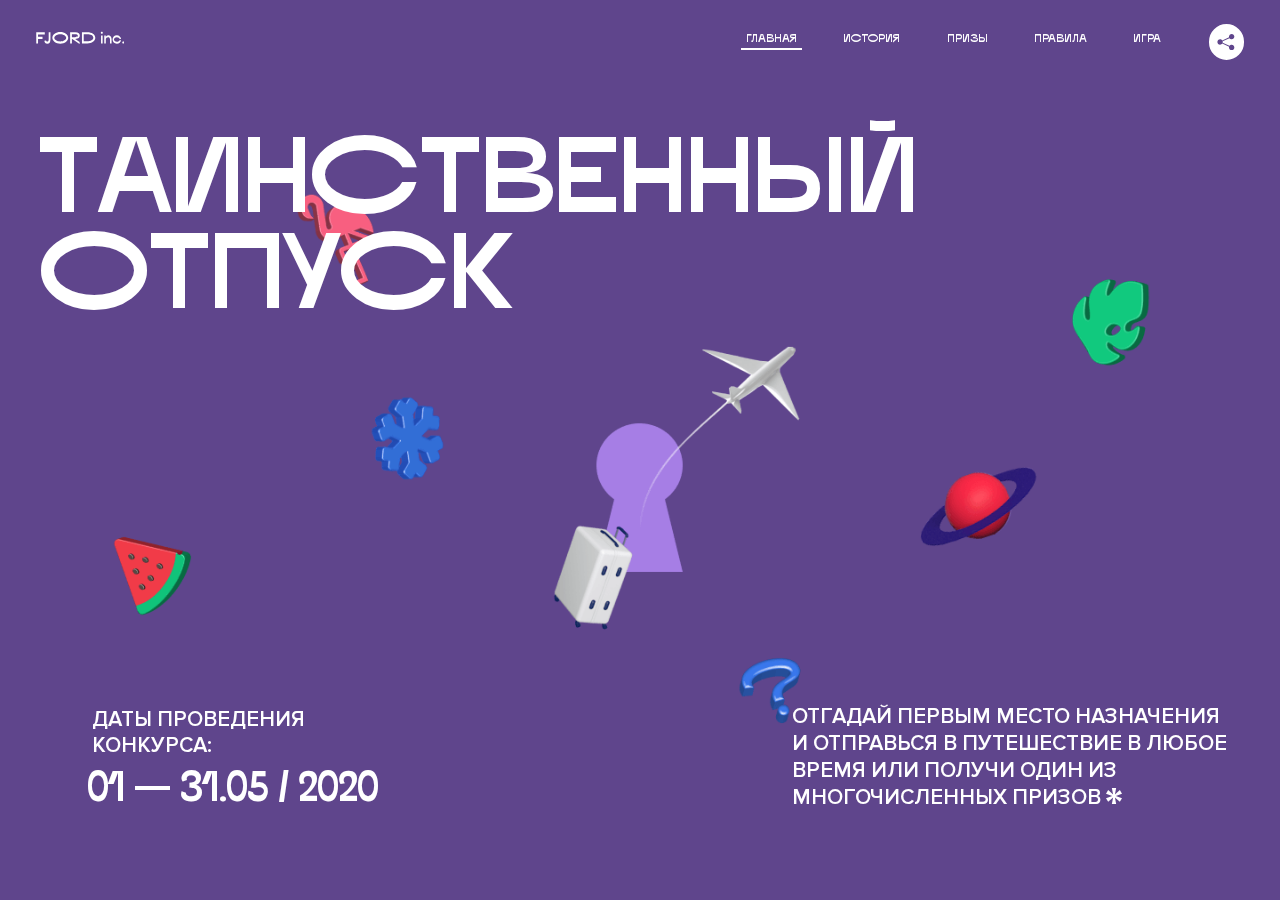
<file: 11/index.html>
<!DOCTYPE html>
<html lang="ru">
<head>
  <meta charset="UTF-8">
  <meta name="description" content="">
  <meta name="viewport" content="width=device-width, initial-scale=1.0">
  <meta http-equiv="X-UA-Compatible" content="ie=edge">
  <title>Mysterious Vacation</title>
<link href="css/style.min.css" rel="stylesheet">  <base href="https://htmlacademy-animation.github.io/248693-magic-vacation-1/11/">
</head>
<body>

  <header class="page-header js-header">
    <div class="page-header__wrapper">
      <a href="#" class="page-header__logo" aria-label="Перейти на страницу FJORD.Inc">
        <svg width="100" height="15" viewBox="0 0 100 15" fill="none" xmlns="http://www.w3.org/2000/svg">
          <path d="M0.26 1.4V14H2.276V8.906H7.334V6.44H2.276V3.848H9.872V1.4H0.26ZM12.733 14.36C15.127 14.36 16.243 12.65 16.243 9.5V1.4H14.263V8.96C14.263 11.21 13.723 11.876 12.733 11.876C11.833 11.876 11.473 11.3 11.347 10.58L9.36702 10.94C9.63702 13.046 10.663 14.36 12.733 14.36ZM18.3918 7.7C18.3918 11.372 22.3878 14.36 27.3198 14.36C32.2518 14.36 36.2478 11.372 36.2478 7.7C36.2478 4.028 32.2518 1.04 27.3198 1.04C22.3878 1.04 18.3918 4.028 18.3918 7.7ZM20.6058 7.7C20.6058 5.378 23.6118 3.524 27.3198 3.524C30.9918 3.524 33.9798 5.378 33.9798 7.7C33.9798 10.004 30.9918 11.858 27.3198 11.858C23.6118 11.858 20.6058 10.004 20.6058 7.7ZM40.403 14V8.906H40.799L49.079 14.702V12.38L44.039 8.906H44.201C47.999 8.906 49.277 7.304 49.277 5.162C49.277 3.092 47.999 1.4 44.201 1.4H38.387V14H40.403ZM43.535 3.722C45.785 3.722 47.045 4.136 47.045 5.432C47.045 6.764 45.785 7.034 43.535 7.034H40.403V3.722H43.535ZM51.6936 1.382V14H57.8676C62.7456 14 66.7236 11.534 66.7236 7.7C66.7236 3.848 62.7456 1.382 57.8676 1.382H51.6936ZM53.7096 11.624V3.722H57.5436C61.5396 3.722 64.4916 5.018 64.4916 7.7C64.4916 10.238 61.5396 11.624 57.5436 11.624H53.7096ZM73.1832 14.018H74.9832V5H73.1832V14.018ZM72.9132 1.976C72.9132 2.57 73.3992 3.092 74.0832 3.092C74.7492 3.092 75.2352 2.57 75.2352 1.976C75.2352 1.382 74.7672 0.805999 74.0832 0.805999C73.3812 0.805999 72.9132 1.382 72.9132 1.976ZM76.7867 14H78.5687V9.104C78.7487 8.006 79.5947 6.962 81.0887 6.962C82.1147 6.962 83.2667 7.448 83.2667 9.554V14H85.0487V9.014C85.0487 6.152 83.2307 4.73 81.3587 4.73C79.9187 4.73 79.0727 5.558 78.5687 6.854V5H76.7867V14ZM90.9898 14.27C93.5098 14.27 95.3818 12.506 95.7238 10.328H94.0498C93.7258 11.3 92.6998 12.02 90.9898 12.02C88.8478 12.02 87.7678 10.922 87.7678 9.59C87.7678 8.24 88.8478 6.962 90.9898 6.962C92.7538 6.962 93.7978 7.844 94.0858 8.924H95.7418C95.4358 6.71 93.6178 4.73 90.9898 4.73C88.0918 4.73 86.1298 7.124 86.1298 9.59C86.1298 12.074 88.1278 14.27 90.9898 14.27ZM97.0693 12.938C97.0693 13.658 97.5553 14.144 98.2753 14.144C98.9953 14.144 99.4813 13.658 99.4813 12.938C99.4813 12.2 98.9953 11.714 98.2753 11.714C97.5553 11.714 97.0693 12.2 97.0693 12.938Z" fill="currentColor"></path>
        </svg>
      </a>
      <button class="page-header__toggler js-menu-toggler" type="button" aria-label="Управление мобильным меню"><span>Меню</span></button>
      <nav class="page-header__nav">
        <div class="page-header__menu js-menu" id="menu">
          <ul>
            <li>
              <a class="js-menu-link" href="#top" data-href="top">главная</a>
            </li>
            <li>
              <a class="js-menu-link" href="#story" data-href="story">история</a>
            </li>
            <li>
              <a class="js-menu-link" href="#prizes" data-href="prizes">призы</a>
            </li>
            <li>
              <a class="js-menu-link" href="#rules" data-href="rules">правила</a>
            </li>
            <li>
              <a class="js-menu-link" href="#game" data-href="game">игра</a>
            </li>
          </ul>
        </div>
        <div class="page-header__social">
          <div class="social-block js-social-block">
            <button class="social-block__toggler" aria-label="Управлять блоком с социальными кнопками">
              <svg width="26" height="22" viewBox="0 0 27 22" fill="none" xmlns="http://www.w3.org/2000/svg">
                <path d="M19.6721 7.43664C21.6273 7.43664 23.213 5.85095 23.213 3.89566C23.213 1.94037 21.6273 0.354675 19.6721 0.354675C17.7168 0.354675 16.1311 1.94037 16.1311 3.89566C16.1311 4.19968 16.1728 4.49178 16.2458 4.77345L7.21751 8.95527C6.57519 8.05214 5.52303 7.46049 4.33078 7.46049C2.37549 7.46049 0.789795 9.04618 0.789795 11.0015C0.789795 12.9568 2.37549 14.5425 4.33078 14.5425C5.52303 14.5425 6.57668 13.9508 7.21751 13.0477L16.2458 17.2295C16.1743 17.5112 16.1311 17.8033 16.1311 18.1073C16.1311 20.0626 17.7168 21.6483 19.6721 21.6483C21.6273 21.6483 23.213 20.0626 23.213 18.1073C23.213 16.152 21.6273 14.5663 19.6721 14.5663C18.4798 14.5663 17.4262 15.158 16.7853 16.0611L7.75701 11.8793C7.82854 11.5976 7.87176 11.3055 7.87176 11.0015C7.87176 10.6974 7.83003 10.4053 7.75701 10.1237L16.7853 5.94186C17.4262 6.84499 18.4783 7.43664 19.6721 7.43664Z" fill="currentColor"></path>
              </svg>
            </button>
            <ul class="social-block__list">
              <li>
                <a class="social-block__link social-block__link--fb" href="#" aria-label="Мы на Facebook">
                  <svg width="8" height="17" viewBox="0 0 8 17" fill="none" xmlns="http://www.w3.org/2000/svg">
                    <path d="M4.24646 16.9899H1.09275L1.05793 8.49828H0V5.30707H1.05793V3.81124C1.05793 1.42084 2.57654 0 5.21735 0H7.41758V3.18585H5.30841C4.28262 3.18585 4.2478 3.48582 4.2478 4.24914V5.30707H7.42964L7.16716 8.49828H4.2478V16.9899H4.24646Z" fill="currentColor"></path>
                  </svg>
                </a>
              </li>
              <li>
                <a class="social-block__link social-block__link--insta" href="#" aria-label="Мы в Instagram">
                  <svg width="15" height="15" viewBox="0 0 15 15" fill="none" xmlns="http://www.w3.org/2000/svg">
                    <path d="M11.0197 0H4.19806C2.14246 0 0.471191 1.66993 0.471191 3.72285V10.5499C0.471191 12.6082 2.14112 14.2727 4.19806 14.2727H11.0197C13.0753 14.2727 14.7466 12.6082 14.7466 10.5499V3.72285C14.7466 1.67127 13.0753 0 11.0197 0ZM11.0197 12.4849H4.19806C3.13076 12.4849 2.26432 11.6158 2.26432 10.5512V3.72419C2.26432 2.65956 3.13076 1.79715 4.19806 1.79715H11.0197C12.087 1.79715 12.9535 2.6609 12.9535 3.72419V10.5512C12.9535 11.6145 12.087 12.4849 11.0197 12.4849Z" fill="currentColor"></path>
                    <path d="M7.60887 3.11084C5.38989 3.11084 3.58203 4.9187 3.58203 7.14036C3.58203 9.35532 5.38989 11.1645 7.60887 11.1645C9.83053 11.1645 11.6357 9.35666 11.6357 7.14036C11.6357 4.9187 9.83053 3.11084 7.60887 3.11084ZM7.60887 9.36871C6.37551 9.36871 5.37784 8.37372 5.37784 7.14036C5.37784 5.90699 6.37551 4.90665 7.60887 4.90665C8.83822 4.90665 9.84259 5.90833 9.84259 7.14036C9.84392 8.37238 8.83822 9.36871 7.60887 9.36871Z" fill="currentColor"></path>
                    <path d="M11.3573 2.35962C10.8256 2.35962 10.3931 2.79752 10.3931 3.32381C10.3931 3.85546 10.8256 4.29336 11.3573 4.29336C11.8862 4.29336 12.3215 3.85546 12.3215 3.32381C12.3215 2.79752 11.8862 2.35962 11.3573 2.35962Z" fill="currentColor"></path>
                  </svg>
                </a>
              </li>
              <li>
                <a class="social-block__link social-block__link--vk" href="#" aria-label="Мы ВКонтакте">
                  <svg width="17" height="10" viewBox="0 0 17 10" fill="none" xmlns="http://www.w3.org/2000/svg">
                    <path d="M14.1234 4.9002C14.1234 4.9002 16.3623 1.72708 16.5866 0.680242C16.6595 0.312285 16.4947 0.103188 16.1069 0.103188C16.1069 0.103188 14.8193 0.103188 14.168 0.103188C13.7235 0.103188 13.5587 0.293278 13.4235 0.579768C13.4235 0.579768 12.3724 2.82553 11.0969 4.24712C10.6861 4.70333 10.4781 4.84318 10.2511 4.84318C10.0646 4.84318 9.98625 4.6911 9.98625 4.27834V0.649016C9.98625 0.147997 9.92545 0.00135496 9.5066 0.00135496H6.39628C6.15578 0.00135496 6.0085 0.134417 6.0085 0.324506C6.0085 0.801084 6.73406 0.908351 6.73406 2.20231V4.87305C6.73406 5.40529 6.70569 5.61575 6.45303 5.61575C5.78016 5.61575 4.19528 3.30618 3.30623 0.678887C3.12923 0.145282 2.93737 0 2.43475 0H0.486409C0.205373 0 0 0.190085 0 0.476576C0 0.991172 0.60666 3.40801 2.99277 6.64358C4.59927 8.8201 6.70569 10 8.60269 10C9.76196 10 10.0416 9.80312 10.0416 9.31432V7.63883C10.0416 7.22607 10.2065 7.04956 10.4429 7.04956C10.7078 7.04956 11.1847 7.13238 12.2805 8.22268C13.5843 9.47862 13.6762 10 14.3896 10H16.5676C16.7919 10 17 9.89273 17 9.52342C17 9.02919 16.3623 8.15343 15.384 7.10659C14.9801 6.56755 14.3302 5.98914 14.1248 5.72301C13.8275 5.40801 13.9154 5.23014 14.1234 4.9002Z" fill="currentColor"></path>
                  </svg>
                </a>
              </li>
            </ul>
          </div>
        </div>
      </nav>
    </div>
  </header>

  <main class="page-content">

    <section class="animation-screen"></section>

    <section class="screen screen--hidden screen--intro" id="top">
      <div class="screen__wrapper">
        <div class="intro">
          <h1 class="intro__title" data-typography="">Таинственный отпуск</h1>
          <div class="intro__content">
            <div class="intro__info">
              <p class="intro__label">Даты проведения конкурса:</p>
              <p class="intro__date" data-typography="">01 — 31.05 / 2020</p>
            </div>
            <div class="intro__message">
              <p>
                Отгадай первым место назначения и&nbsp;отправься в&nbsp;путешествие в&nbsp;любое время или получи один из многочисленных призов
                <svg width="16" height="16" viewBox="0 0 10 10" fill="none" xmlns="http://www.w3.org/2000/svg">
                  <path d="M0 6.35337L3.90271 4.99012L0 3.64663L1.34615 1.32374L4.44287 4.01073L3.67364 0H6.34615L5.57692 4.01073L8.65385 1.32374L10 3.64663L6.13405 4.99012L10 6.35337L8.65385 8.65651L5.57692 5.98927L6.34615 10H3.67364L4.44287 5.96952L1.34615 8.65651L0 6.35337Z" fill="currentColor"></path>
                </svg>
              </p>
            </div>
          </div>
        </div>
      </div>
      <div class="screen__footer js-footer">
        <button class="screen__footer-enlarge js-footer-toggler" type="button" aria-label="Показать сообщение">
          <svg width="10" height="10" viewBox="0 0 10 10" fill="none" xmlns="http://www.w3.org/2000/svg">
            <path d="M0 6.35337L3.90271 4.99012L0 3.64663L1.34615 1.32374L4.44287 4.01073L3.67364 0H6.34615L5.57692 4.01073L8.65385 1.32374L10 3.64663L6.13405 4.99012L10 6.35337L8.65385 8.65651L5.57692 5.98927L6.34615 10H3.67364L4.44287 5.96952L1.34615 8.65651L0 6.35337Z" fill="currentColor"></path>
          </svg>
        </button>
        <button class="screen__footer-collapse js-footer-toggler" type="button" aria-label="Скрыть сообщение">
          <svg width="13" height="13" viewBox="0 0 13 13" fill="none" xmlns="http://www.w3.org/2000/svg">
            <line x1="12.3536" y1="0.353553" x2="0.738349" y2="11.9688" stroke="currentColor"></line>
            <line x1="0.738319" y1="0.539925" x2="12.3535" y2="12.1551" stroke="currentColor"></line>
          </svg>
        </button>
        <div class="screen__footer-wrapper">
          <div class="screen__footer-announce">
            <p class="screen__footer-label">Даты проведения конкурса:</p>
            <p class="screen__footer-date">01 — 31.05 / 2020</p>
          </div>
          <div class="screen__footer-note">
            <p>
              <svg width="10" height="10" viewBox="0 0 10 10" fill="none" xmlns="http://www.w3.org/2000/svg">
                <path d="M0 6.35337L3.90271 4.99012L0 3.64663L1.34615 1.32374L4.44287 4.01073L3.67364 0H6.34615L5.57692 4.01073L8.65385 1.32374L10 3.64663L6.13405 4.99012L10 6.35337L8.65385 8.65651L5.57692 5.98927L6.34615 10H3.67364L4.44287 5.96952L1.34615 8.65651L0 6.35337Z" fill="currentColor"></path>
              </svg>
              <span>Победители могут выбрать любые 14 дней подряд в&nbsp;течение двух лет с&nbsp;даты окончания конкурса. Победители могут воспользоваться путевкой сами или подарить другому лицу.</span>
            </p>
          </div>
        </div>
      </div>
    </section>

    <section class="screen screen--hidden screen--story" id="story">

      <div class="slider swiper-container js-slider">

        <div class="swiper-wrapper">

          <div class="slider__item swiper-slide">
            <h2 class="slider__item-title" data-typography="">История</h2>
            <p class="slider__item-text">Джеймс Таргет был основателем компании &laquo;Fjord Inc.&raquo;. С&nbsp;1965 года &laquo;Fjord Inc.&raquo; прославилась надёжными и&nbsp;удобными чемоданами и&nbsp;аксессуарами для туристов.</p>
          </div>

          <div class="slider__item swiper-slide">
            <p class="slider__item-text">Когда Джеймсу было 7&nbsp;лет, в&nbsp;их&nbsp;доме гостил дядюшка и&nbsp;развлекал детей рассказами о&nbsp;своей поездке в&nbsp;место, показавшееся малышу Таргету невероятным. Тогда Джеймс решил, что однажды посетит его, но&nbsp;не&nbsp;будет рассказывать о&nbsp;мечте, пока не&nbsp;осуществит.</p>
          </div>

          <div class="slider__item swiper-slide">
            <p class="slider__item-text">Джеймс Таргет стал увлеченным путешественником. Он&nbsp;посетил 5&nbsp;континентов, 126&nbsp;стран.</p>
          </div>

          <div class="slider__item swiper-slide">
            <p class="slider__item-text">Он&nbsp;сплавлялся по&nbsp;Амазонке и&nbsp;погружался в&nbsp;пещеры Франции, медитировал в&nbsp;горах Тибета и&nbsp;пожимал руку вождя племени Акугауа.</p>
          </div>

          <div class="slider__item swiper-slide">
            <p class="slider__item-text">Из&nbsp;своих поездок Джеймс Таргет привозил идеи, как сделать свои чемоданы &laquo;Fjord Inc.&raquo; удобными и&nbsp;приспособленными к&nbsp;разным дорожным условиям.</p>
          </div>

          <div class="slider__item swiper-slide">
            <p class="slider__item-text">Всё это время Джеймс не&nbsp;оставлял идею поездки своей мечты. Однако, как только он&nbsp;брался за&nbsp;планирование, возникали препятствия, не&nbsp;позволяющие отправиться туда.</p>
          </div>

          <div class="slider__item swiper-slide">
            <p class="slider__item-text">В&nbsp;возрасте 67&nbsp;лет Джеймс Таргет попал под лавину и&nbsp;погиб. В&nbsp;своём завещании он&nbsp;поручил отправить в&nbsp;заветное путешествие трёх смельчаков, единых с&nbsp;ним духом.</p>
          </div>

          <div class="slider__item swiper-slide">
            <p class="slider__item-text">Тех, кто сможет узнать таинственное место, задавая вопросы специально обученному ИИ&nbsp;&laquo;Соне&raquo;, ждет фантастическое путешествие.</p>
          </div>
        </div>
        <div class="slider__controls">
          <button class="slider__control slider__control--prev js-control-prev" type="button" aria-label="Показать предыдущую историю">
            <svg width="12" height="22" viewBox="0 0 12 22" fill="none" xmlns="http://www.w3.org/2000/svg">
              <path d="M11 1L1 11L11 21" stroke="currentColor" stroke-width="2" stroke-linejoin="round"></path>
            </svg>
          </button>
          <button class="slider__control slider__control--next js-control-next" type="button" aria-label="Показать следующую историю">
            <svg width="12" height="22" viewBox="0 0 12 22" fill="none" xmlns="http://www.w3.org/2000/svg">
              <path d="M1 1L11 11L1 21" stroke="currentColor" stroke-width="2" stroke-linejoin="round"></path>
            </svg>
          </button>
        </div>
        <div class="slider__pagination swiper-pagination"></div>
      </div>

      <div class="screen__bg"></div>
    </section>

    <section class="screen screen--hidden screen--prizes" id="prizes">
      <div class="screen__wrapper">
        <div class="prizes">
          <h2 class="prizes__title" data-typography="">ПРизы</h2>
          <div class="prizes__lead">
            <p>Найди ответ и&nbsp;получи один из&nbsp;призов:</p>
          </div>
          <ul class="prizes__list">
            <li class="prizes__item prizes__item--journeys">
              <div class="prizes__icon">
                <svg xmlns="http://www.w3.org/2000/svg" xmlns:xlink="http://www.w3.org/1999/xlink" viewBox="0 0 350 330" width="350" height="330">
                  <g>
                    <animate attributeType="CSS" attributeName="opacity" values="1; 0" keyTimes="0; 1" dur="0.3s" fill="freeze" begin="start.begin + 2.5s"></animate>
                    <g style="transform-origin: center bottom; transform-box: fill-box;">
                      <animateTransform attributeName="transform" type="translate" values="0 0; 0 -8; 0 0" repeatDur="10s" fill="freeze" id="start" begin="indefinite" dur="1s"></animateTransform>
                      <animateTransform attributeName="transform" type="scale" additive="sum" values="1 1; 1 0.8; 1 1" repeatDur="10s" fill="freeze" begin="start.begin" dur="1s"></animateTransform>
                      <path d="M175.44,249.28h48.36a13.27,13.27,0,0,0,13-10.65l3.74-18.32H172.36v25.89A3.09,3.09,0,0,0,175.44,249.28Z" fill="none" stroke="#fff" stroke-linecap="round" stroke-linejoin="round" stroke-width="2"></path>
                      <path d="M235.79,241.69h-9.22a8.31,8.31,0,0,1-8.28-8.31V220.31" fill="none" stroke="#fff" stroke-linecap="round" stroke-miterlimit="10" stroke-width="2"></path>
                      <path d="M185.64,231.88h-2.05a3.45,3.45,0,0,0-3.43,3.45v2.92a3.45,3.45,0,0,0,3.43,3.45h2.05a3.45,3.45,0,0,0,3.43-3.45v-2.92A3.45,3.45,0,0,0,185.64,231.88Z" fill="none" stroke="#fff" stroke-linecap="round" stroke-linejoin="round" stroke-width="2"></path>
                      <g>
                        <animate attributeType="CSS" attributeName="opacity" values="0;" begin="start.begin +2.25s" fill="freeze"></animate>
                        <path d="M204.25 231.88H202.2C201.288 231.885 200.416 232.251 199.773 232.898C199.131 233.544 198.77 234.418 198.77 235.33V238.25C198.77 239.162 199.131 240.036 199.773 240.682C200.416 241.329 201.288 241.695 202.2 241.7H204.25C205.162 241.695 206.034 241.329 206.677 240.682C207.319 240.036 207.68 239.162 207.68 238.25V235.33C207.681 234.878 207.594 234.431 207.422 234.013C207.25 233.595 206.998 233.215 206.68 232.895C206.361 232.574 205.983 232.32 205.566 232.146C205.149 231.972 204.702 231.881 204.25 231.88V231.88Z" fill="none" stroke="white" stroke-width="2" stroke-linecap="round" stroke-linejoin="round">
                          <animate attributeName="d" begin="start.begin + 2s" dur="0.5s" values="M204.25 231.88H202.2C201.288 231.885 200.416 232.251 199.773 232.898C199.131 233.544 198.77 234.418 198.77 235.33V238.25C198.77 239.162 199.131 240.036 199.773 240.682C200.416 241.329 201.288 241.695 202.2 241.7H204.25C205.162 241.695 206.034 241.329 206.677 240.682C207.319 240.036 207.68 239.162 207.68 238.25V235.33C207.681 234.878 207.594 234.431 207.422 234.013C207.25 233.595 206.998 233.215 206.68 232.895C206.361 232.574 205.983 232.32 205.566 232.146C205.149 231.972 204.702 231.881 204.25 231.88V231.88Z;
                            M272.367 152H260.633C255.415 152.04 250.422 154.796 246.743 159.668C243.065 164.539 241 171.129 241 177.998V200.002C241 206.871 243.065 213.461 246.743 218.332C250.422 223.204 255.415 225.96 260.633 226H272.367C277.584 225.96 282.578 223.204 286.257 218.332C289.935 213.461 292 206.871 292 200.002V177.998C292.007 174.594 291.506 171.221 290.523 168.072C289.541 164.923 288.096 162.06 286.273 159.646C284.45 157.232 282.284 155.314 279.898 154.002C277.512 152.69 274.953 152.01 272.367 152V152Z" fill="freeze"></animate>
                        </path>
                      </g>
                    </g>
                    <g>
                      <animateTransform attributeName="transform" type="translate" values="0 0; 0 -3; 0 0; 0 3; 0 0" dur="2s" repeatCount="2" begin="start.begin"></animateTransform>
                      <path d="M123.23,173.34h9.16a3.29,3.29,0,0,1,3.29,3.3v5.71a3.29,3.29,0,0,1-3.29,3.3H115.57a1.32,1.32,0,0,1-1.32-1.32v-2a9,9,0,0,1,9-9" fill="#068e4d"></path>
                      <path d="M123.23,173.34h9.16a3.29,3.29,0,0,1,3.29,3.3v5.71a3.29,3.29,0,0,1-3.29,3.3H115.57a1.32,1.32,0,0,1-1.32-1.32v-2A9,9,0,0,1,123.23,173.34Z" fill="none" stroke="#fff" stroke-linecap="round" stroke-linejoin="round" stroke-width="2"></path>
                      <path d="M123.23,207.39h9.16a3.29,3.29,0,0,0,3.29-3.3v-5.71a3.29,3.29,0,0,0-3.29-3.3H115.57a1.32,1.32,0,0,0-1.32,1.32v2a9,9,0,0,0,9,9" fill="#068e4d"></path>
                      <path d="M123.23,207.39h9.16a3.29,3.29,0,0,0,3.29-3.3v-5.71a3.29,3.29,0,0,0-3.29-3.3H115.57a1.32,1.32,0,0,0-1.32,1.32v2A9,9,0,0,0,123.23,207.39Z" fill="none" stroke="#fff" stroke-linecap="round" stroke-linejoin="round" stroke-width="2"></path>
                    </g>
                    <path d="M205,227.08c43.38,0,74.86-15.55,74.86-37s-31.48-37-74.86-37c-27.94,0-55.36,13.53-73.46,24.87a14.3,14.3,0,0,0,0,24.21c18.09,11.33,45.52,24.87,73.46,24.87" fill="#068e4d"></path>
                    <path d="M205,227.08c43.38,0,74.86-15.55,74.86-37s-31.48-37-74.86-37c-27.94,0-55.36,13.53-73.46,24.87a14.3,14.3,0,0,0,0,24.21C149.63,213.54,177.06,227.08,205,227.08Z" fill="none" stroke="#fff" stroke-width="2"></path>
                    <path d="M127.612 183.901C126.546 185.908 126.028 188.159 126.11 190.43C126.11 190.3 278.63 190.19 278.63 190.07C278.63 170.32 249.8 154.32 204.99 154.32C176.76 154.32 148.92 168.5 132.18 179C130.253 180.204 128.678 181.894 127.612 183.901Z" fill="#36E69A"></path>
                    <path d="M132.18,195.12c16.74,4.27,44.58,10,72.81,10,44.14,0,72.75-6.32,73.6-14.18-0.86,19.34-29.45,34.86-73.6,34.86-28.23,0-56.07-14.19-72.81-24.68a12.88,12.88,0,0,1-6-10.18c0.26,1.61,2.26,3.18,6,4.14" fill="#068e4d"></path>
                    <path d="M132.18 186.12C148.92 181.85 176.76 176.12 204.99 176.12C249.52 176.12 278.25 182.55 278.6 190.5C278.6 190.67 278.6 190.84 278.6 191.01C277.75 198.87 249.15 205.18 205 205.18C176.77 205.18 148.93 199.42 132.19 195.18C128.4 194.18 126.4 192.65 126.19 191.05V190.54C126.32 188.85 128.34 187.18 132.29 186.17" fill="#25b774">
                      <animate begin="start.begin" repeatCount="2" attributeName="d" dur="2s" values="M132.18 186.12C148.92 181.85 176.76 176.12 204.99 176.12C249.52 176.12 278.25 182.55 278.6 190.5C278.6 190.67 278.6 190.84 278.6 191.01C277.75 198.87 249.15 205.18 205 205.18C176.77 205.18 148.93 199.42 132.19 195.18C128.4 194.18 126.4 192.65 126.19 191.05V190.54C126.32 188.85 128.34 187.18 132.29 186.17;
                        M132.18 186.12C148.92 181.85 176.77 181.5 205 181.5C249.53 181.5 278.25 182.55 278.6 190.5C278.6 190.67 278.6 190.84 278.6 191.01C277.75 198.87 249.15 207.5 205 207.5C176.77 207.5 148.93 199.42 132.19 195.18C128.4 194.18 126.4 192.65 126.19 191.05V190.54C126.32 188.85 128.34 187.18 132.29 186.17;
                        M132.18 186.12C148.92 181.85 176.76 176.12 204.99 176.12C249.52 176.12 278.25 182.55 278.6 190.5C278.6 190.67 278.6 190.84 278.6 191.01C277.75 198.87 249.15 205.18 205 205.18C176.77 205.18 148.93 199.42 132.19 195.18C128.4 194.18 126.4 192.65 126.19 191.05V190.54C126.32 188.85 128.34 187.18 132.29 186.17;
                        M132.18 186.12C148.92 181.85 176.77 172 205 172C249.53 172 278.25 182.55 278.6 190.5C278.6 190.67 278.6 190.84 278.6 191.01C277.75 198.87 249.15 200.5 205 200.5C176.77 200.5 148.93 199.42 132.19 195.18C128.4 194.18 126.4 192.65 126.19 191.05V190.54C126.32 188.85 128.34 187.18 132.29 186.17;
                        M132.18 186.12C148.92 181.85 176.76 176.12 204.99 176.12C249.52 176.12 278.25 182.55 278.6 190.5C278.6 190.67 278.6 190.84 278.6 191.01C277.75 198.87 249.15 205.18 205 205.18C176.77 205.18 148.93 199.42 132.19 195.18C128.4 194.18 126.4 192.65 126.19 191.05V190.54C126.32 188.85 128.34 187.18 132.29 186.17"></animate>
                    </path>
                    <g>
                      <animateTransform attributeName="transform" type="translate" values="0 0; 0 3; 0 0; 0 -3; 0 0" dur="2s" begin="start.begin" repeatCount="2"></animateTransform>
                      <path d="M123.23,173.34h9.16a3.29,3.29,0,0,1,3.29,3.3v5.71a3.29,3.29,0,0,1-3.29,3.3H115.57a1.32,1.32,0,0,1-1.32-1.32v-2a9,9,0,0,1,9-9" fill="#068e4d"></path>
                      <path d="M123.23,173.34h9.16a3.29,3.29,0,0,1,3.29,3.3v5.71a3.29,3.29,0,0,1-3.29,3.3H115.57a1.32,1.32,0,0,1-1.32-1.32v-2A9,9,0,0,1,123.23,173.34Z" fill="none" stroke="#fff" stroke-linecap="round" stroke-linejoin="round" stroke-width="2"></path>
                      <path d="M123.23,207.39h9.16a3.29,3.29,0,0,0,3.29-3.3v-5.71a3.29,3.29,0,0,0-3.29-3.3H115.57a1.32,1.32,0,0,0-1.32,1.32v2a9,9,0,0,0,9,9" fill="#068e4d"></path>
                      <path d="M123.23,207.39h9.16a3.29,3.29,0,0,0,3.29-3.3v-5.71a3.29,3.29,0,0,0-3.29-3.3H115.57a1.32,1.32,0,0,0-1.32,1.32v2A9,9,0,0,0,123.23,207.39Z" fill="none" stroke="#fff" stroke-linecap="round" stroke-linejoin="round" stroke-width="2"></path>
                    </g>
                    <line x1="106.25" y1="179.49" x2="84.05" y2="179.49" fill="none" stroke="#fff" stroke-linecap="round" stroke-miterlimit="10" stroke-width="2">
                      <animate repeatDur="4s" attributeName="x2" dur="0.4s" begin="start.begin" values="84.05; 88; 84.05"></animate>
                    </line>
                    <line x1="106.25" y1="201.23" x2="84.05" y2="201.23" fill="none" stroke="#fff" stroke-linecap="round" stroke-miterlimit="10" stroke-width="2">
                      <animate repeatDur="4s" attributeName="x2" dur="0.4s" begin="start.begin" values="84.05; 90; 84.05"></animate>
                    </line>
                    <line x1="106.25" y1="190.98" x2="68.77" y2="190.98" fill="none" stroke="#fff" stroke-linecap="round" stroke-miterlimit="10" stroke-width="2">
                      <animate repeatDur="4s" attributeName="x2" dur="0.5s" begin="start.begin" values="68.77; 75; 68.77"></animate>
                    </line>
                  </g>
                  <g opacity="0">
                    <animateTransform attributeName="transform" type="translate" values="0 0; -250 0" dur="1.5s" begin="start.begin" fill="freeze"></animateTransform>
                    <animate attributeType="CSS" attributeName="opacity" values="1; 1; 0" keyTimes="0; 0.8; 1" dur="1.5s" begin="start.begin" fill="freeze"></animate>
                    <path d="M265.77 97.54H301.06C301.06 94.2513 302.366 91.0973 304.692 88.7719C307.017 86.4464 310.171 85.14 313.46 85.14C316.749 85.14 319.903 86.4464 322.228 88.7719C324.554 91.0973 325.86 94.2513 325.86 97.54H343.79" fill="none" stroke="white" stroke-width="2" stroke-miterlimit="10" stroke-linecap="round"></path>
                    <g>
                      <animateTransform attributeName="transform" type="translate" values="0 0; 20 0" dur="1.5s" begin="start.begin" fill="freeze"></animateTransform>
                      <path d="M271.95 107.8H334.86" stroke="white" stroke-width="2" stroke-miterlimit="10" stroke-linecap="round"></path>
                    </g>
                  </g>
                  <g opacity="0">
                    <animateTransform attributeName="transform" type="translate" values="0 0; -230 0" dur="1.5s" begin="start.begin + 1s" fill="freeze"></animateTransform>
                    <animate attributeType="CSS" attributeName="opacity" values="0; 0; 1; 1; 0" keyTimes="0; 0.4; 0.6; 0.9; 1" dur="2.5s" begin="start.begin" fill="freeze"></animate>
                    <path d="M313.75 82.91H286.39C286.39 79.6213 285.084 76.4673 282.758 74.1419C280.433 71.8164 277.279 70.51 273.99 70.51C270.701 70.51 267.547 71.8164 265.222 74.1419C262.896 76.4673 261.59 79.6213 261.59 82.91H243.65" fill="none" stroke="white" stroke-width="2" stroke-miterlimit="10" stroke-linecap="round"></path>
                    <path d="M322.01 82.91H344.21" stroke="white" stroke-width="2" stroke-miterlimit="10" stroke-linecap="round"></path>
                    <g>
                      <animateTransform attributeName="transform" type="translate" values="0 0; 20 0" dur="1.5s" begin="start.begin + 1s" fill="freeze"></animateTransform>
                      <path d="M293.96 93.19H333.74" stroke="white" stroke-width="2" stroke-miterlimit="10" stroke-linecap="round"></path>
                    </g>
                  </g>
                  <g>
                    <animate attributeType="CSS" attributeName="opacity" values="1; 0" dur="0.1s" begin="start.begin + 2.5s" fill="freeze"></animate>
                    <path d="M 289.94 327.88 L 244.88 327.88 C 237.848 323.042 214.876 297.268 211.58 296.134 C 208.742 295.158 200.633 307.622 199.035 307.229 C 195.583 306.38 179.96 286.087 177.36 286.072 C 175.018 286.059 151.58 311.884 148.265 312.702 C 146.581 313.118 145.86 309.437 143.355 308.911 C 141.283 308.475 130.548 322.385 124.63 329 L 80.78 329" fill="none" stroke="#fff" stroke-linecap="round" stroke-miterlimit="10" stroke-width="2">
                      <animate attributeName="d" dur="0.5s" begin="start.begin + 2s" values="M 289.94 327.88 L 244.88 327.88 C 237.848 323.042 214.876 297.268 211.58 296.134 C 208.742 295.158 200.633 307.622 199.035 307.229 C 195.583 306.38 179.96 286.087 177.36 286.072 C 175.018 286.059 151.58 311.884 148.265 312.702 C 146.581 313.118 145.86 309.437 143.355 308.911 C 141.283 308.475 130.548 322.385 124.63 329 L 80.78 329;
                        M 289.94 328 L 250.991 327.947 C 238.008 327.929 225.025 327.912 212.042 327.894 C 207.859 327.929 203.676 327.965 199.493 328 C 195.547 328 191.602 328 187.657 328 C 183.711 328 179.766 328 175.821 328 C 170.133 328 164.446 328 158.758 328 C 153.07 328 147.383 328 141.695 328 L 80.78 328" fill="freeze"></animate>
                    </path>
                  </g>
                  <g opacity="0">
                    <animate attributeType="CSS" attributeName="opacity" values="0; 1" dur="0.1s" begin="start.begin + 2.5s" fill="freeze"></animate>
                    <path d="M289.94,328H200.15c-0.86,0-1.56,0-2.25,0h-19c-1.5,0-2.23,0-3.1,0h-32.3c-1.09,0-1.66,0-2.31,0H80.78" fill="none" stroke="#fff" stroke-linecap="round" stroke-miterlimit="10" stroke-width="2"></path>
                  </g>
                  <g opacity="0">
                    <animate attributeType="CSS" attributeName="opacity" values="0; 0; 1" keyTimes="0; 0.8; 1" dur="2.5s" begin="start.begin" fill="freeze"></animate>
                    <path d="M275 225.43H257.87C253.22 225.409 248.766 223.548 245.484 220.254C242.201 216.96 240.355 212.501 240.35 207.85V170C240.355 165.349 242.201 160.89 245.484 157.596C248.766 154.302 253.22 152.441 257.87 152.42H275C279.649 152.444 284.099 154.306 287.38 157.6C290.661 160.893 292.505 165.351 292.51 170V207.83C292.507 212.481 290.665 216.943 287.384 220.24C284.103 223.538 279.651 225.404 275 225.43V225.43Z" fill="none" stroke="white" stroke-width="2">
                      <animate attributeName="d" begin="start.begin + 2s" dur="0.5s" values="M204.95 242.43H202.503C201.839 242.427 201.202 242.161 200.733 241.691C200.264 241.22 200.001 240.583 200 239.919V234.511C200.001 233.847 200.264 233.21 200.733 232.739C201.202 232.269 201.839 232.003 202.503 232H204.95C205.614 232.003 206.25 232.269 206.719 232.74C207.187 233.21 207.451 233.847 207.451 234.511V239.916C207.451 240.58 207.188 241.218 206.719 241.689C206.25 242.16 205.614 242.426 204.95 242.43V242.43Z;
                        M275 225.43H257.87C253.22 225.409 248.766 223.548 245.484 220.254C242.201 216.96 240.355 212.501 240.35 207.85V170C240.355 165.349 242.201 160.89 245.484 157.596C248.766 154.302 253.22 152.441 257.87 152.42H275C279.649 152.444 284.099 154.306 287.38 157.6C290.661 160.893 292.505 165.351 292.51 170V207.83C292.507 212.481 290.665 216.943 287.384 220.24C284.103 223.538 279.651 225.404 275 225.43V225.43Z" fill="freeze"></animate>
                    </path>
                  </g>
                  <g opacity="0">
                    <animateTransform attributeName="transform" type="translate" values="-40 0; -40 0; 0 0" keyTimes="0; 0.9; 1" dur="3s" begin="start.begin" fill="freeze"></animateTransform>
                    <animate attributeType="CSS" attributeName="opacity" values="0; 0; 1" keyTimes="0; 0.9; 1" dur="3s" begin="start.begin" fill="freeze"></animate>
                    <path d="M91.14 327.79C90.5631 327.739 90.0296 327.463 89.6552 327.021C89.2808 326.579 89.0957 326.007 89.14 325.43L102.8 132.26C103.9 116.77 98 110.34 94.05 107.79C93.8264 107.639 93.6532 107.425 93.5526 107.174C93.4521 106.924 93.4288 106.649 93.4858 106.386C93.5429 106.122 93.6776 105.881 93.8726 105.695C94.0677 105.509 94.314 105.385 94.58 105.34C103 104 122.18 104 120 134.19L106.43 326.67C106.379 327.245 106.104 327.777 105.664 328.151C105.225 328.525 104.656 328.712 104.08 328.67L91.14 327.79Z" fill="white"></path>
                    <path d="M124.5 328.17C124.211 328.166 123.926 328.105 123.66 327.991C123.395 327.877 123.155 327.712 122.953 327.504C122.752 327.297 122.593 327.053 122.486 326.784C122.379 326.516 122.326 326.229 122.33 325.94L124.57 132.31C124.76 116.78 118.5 110.7 114.41 108.4C114.18 108.261 113.997 108.057 113.884 107.814C113.771 107.571 113.733 107.299 113.774 107.034C113.816 106.769 113.936 106.522 114.119 106.326C114.302 106.129 114.539 105.991 114.8 105.93C123.16 104.03 142.29 102.93 141.95 133.21L139.7 326.14C139.697 326.429 139.638 326.714 139.525 326.98C139.412 327.246 139.248 327.487 139.042 327.69C138.835 327.892 138.591 328.052 138.323 328.16C138.056 328.268 137.769 328.323 137.48 328.32L124.5 328.17Z" fill="white"></path>
                  </g>
                  <g opacity="0">
                    <animateTransform attributeName="transform" type="translate" values="-120 0; -120 0; 0 0" keyTimes="0; 0.9; 1" dur="2.8s" begin="start.begin" fill="freeze"></animateTransform>
                    <animate attributeType="CSS" attributeName="opacity" values="0; 0; 1" keyTimes="0; 0.9; 1" dur="2.8s" begin="start.begin" fill="freeze"></animate>
                    <path d="M257.5 259.82H196.76V245.63H251.85C254.479 245.635 256.999 246.684 258.855 248.546C260.711 250.408 261.753 252.931 261.75 255.56C261.747 256.686 261.299 257.766 260.502 258.562C259.706 259.359 258.626 259.807 257.5 259.81" fill="#A67EE5"></path>
                    <path d="M257.5 259.82H196.76V245.63H251.85C254.479 245.635 256.999 246.684 258.855 248.546C260.711 250.408 261.753 252.931 261.75 255.56C261.75 256.688 261.303 257.77 260.506 258.569C259.709 259.367 258.628 259.817 257.5 259.82Z" fill="none" stroke="white" stroke-width="2" stroke-miterlimit="10"></path>
                    <path d="M185.47 328.31H171.5L165.19 286.72H179.16L185.47 328.31Z" fill="#A67EE5"></path>
                    <path d="M185.47 328.31H171.5L165.19 286.72H179.16L185.47 328.31Z" fill="none" stroke="white" stroke-width="2" stroke-miterlimit="10"></path>
                    <path d="M235.03 328.31H221.06L214.76 286.72H228.72L235.03 328.31Z" fill="#A67EE5"></path>
                    <path d="M235.03 328.31H221.06L214.76 286.72H228.72L235.03 328.31Z" fill="none" stroke="white" stroke-width="2" stroke-miterlimit="10"></path>
                    <path d="M281.33 272.45H225.44C224.099 272.45 222.803 271.968 221.788 271.093C220.773 270.217 220.107 269.006 219.91 267.68L209.05 195.44C211.935 193.051 213.989 189.808 214.915 186.178C215.841 182.548 215.592 178.717 214.204 175.238C212.816 171.758 210.36 168.808 207.19 166.812C204.019 164.816 200.298 163.877 196.56 164.13H141.48L141.16 267L156.93 290.35L204.12 298.74C205.472 299.235 206.9 299.489 208.34 299.49H281.34C284.928 299.49 288.37 298.065 290.907 295.527C293.445 292.99 294.87 289.548 294.87 285.96C294.87 282.372 293.445 278.93 290.907 276.393C288.37 273.855 284.928 272.43 281.34 272.43" fill="#A67EE5"></path>
                    <path d="M281.33 272.45H225.44C224.099 272.45 222.803 271.968 221.788 271.093C220.773 270.217 220.107 269.006 219.91 267.68L209.05 195.44C211.935 193.051 213.989 189.808 214.915 186.178C215.841 182.548 215.592 178.717 214.204 175.238C212.816 171.758 210.36 168.808 207.19 166.812C204.019 164.816 200.298 163.877 196.56 164.13H141.48L141.16 267L156.93 290.35L204.12 298.74C205.472 299.235 206.9 299.489 208.34 299.49H281.34C284.836 299.354 288.143 297.87 290.568 295.348C292.992 292.826 294.346 289.464 294.345 285.965C294.344 282.467 292.987 279.105 290.561 276.585C288.134 274.065 284.826 272.583 281.33 272.45V272.45Z" fill="none" stroke="white" stroke-width="2" stroke-miterlimit="10"></path>
                    <path d="M162.42 267.69L151.56 195.45C153.859 193.547 155.641 191.095 156.738 188.319C157.836 185.544 158.215 182.536 157.839 179.576C157.463 176.615 156.346 173.797 154.589 171.384C152.833 168.971 150.496 167.041 147.794 165.773C145.092 164.505 142.114 163.94 139.136 164.132C136.157 164.323 133.276 165.263 130.758 166.866C128.241 168.469 126.169 170.682 124.736 173.3C123.303 175.918 122.554 178.856 122.56 181.84C122.562 183.619 122.829 185.389 123.35 187.09L138.65 289C139.086 291.928 140.558 294.602 142.799 296.536C145.039 298.47 147.9 299.536 150.86 299.54H223.86C227.383 299.444 230.73 297.977 233.189 295.451C235.647 292.925 237.022 289.54 237.022 286.015C237.022 282.49 235.647 279.105 233.189 276.579C230.73 274.053 227.383 272.586 223.86 272.49H167.95C166.61 272.484 165.316 271.998 164.302 271.122C163.288 270.245 162.62 269.035 162.42 267.71" fill="#A67EE5"></path>
                    <path d="M162.42 267.69L151.56 195.45C153.859 193.547 155.641 191.095 156.738 188.319C157.836 185.544 158.215 182.536 157.839 179.576C157.463 176.615 156.346 173.797 154.589 171.384C152.833 168.971 150.496 167.041 147.794 165.773C145.092 164.505 142.114 163.94 139.136 164.132C136.157 164.323 133.276 165.263 130.758 166.866C128.241 168.469 126.169 170.682 124.736 173.3C123.303 175.918 122.554 178.856 122.56 181.84C122.562 183.619 122.829 185.389 123.35 187.09L138.65 289C139.086 291.928 140.558 294.602 142.799 296.536C145.039 298.47 147.9 299.536 150.86 299.54H223.86C227.383 299.444 230.73 297.977 233.189 295.451C235.647 292.925 237.022 289.54 237.022 286.015C237.022 282.49 235.647 279.105 233.189 276.579C230.73 274.053 227.383 272.586 223.86 272.49H167.95C166.607 272.483 165.31 271.995 164.296 271.114C163.281 270.234 162.616 269.019 162.42 267.69Z" fill="none" stroke="white" stroke-width="2" stroke-miterlimit="10"></path>
                    <path d="M206.26 259.82H134.26L132.13 245.63H200.6C203.229 245.635 205.749 246.684 207.605 248.546C209.461 250.408 210.503 252.931 210.5 255.56C210.497 256.686 210.049 257.766 209.252 258.562C208.456 259.359 207.376 259.807 206.25 259.81" fill="#A67EE5"></path>
                    <path d="M206.26 259.82H134.26L132.13 245.63H200.6C203.229 245.635 205.749 246.684 207.605 248.546C209.461 250.408 210.503 252.931 210.5 255.56C210.5 256.686 210.054 257.767 209.259 258.565C208.465 259.364 207.386 259.815 206.26 259.82Z" fill="none" stroke="white" stroke-width="2" stroke-miterlimit="10"></path>
                    <path d="M151.57 195.44H209.05" stroke="white" stroke-width="2" stroke-miterlimit="10" stroke-linecap="round"></path>
                  </g>
                  <g>
                    <defs>
                      <clipPath id="cut-window">
                        <rect x="0" y="0" width="53" height="20"></rect>
                      </clipPath>
                    </defs>
                    <g clip-path="url(#cut-window)" transform="translate(240, 165)">
                      <g opacity="0">
                        <animate attributeType="CSS" attributeName="opacity" values="0; 0; 1" keyTimes="0; 0.95; 1" dur="4s" begin="start.begin" fill="freeze"></animate>
                        <animateTransform attributeName="transform" repeatCount="indefinite" type="translate" values="60 0; -100 0" dur="2s" begin="start.begin +3.5s" fill="freeze"></animateTransform>
                        <path d="M38.5954 17.621H67.761" stroke="white" stroke-width="2" stroke-miterlimit="10" stroke-linecap="round"></path>
                        <path d="M53.1049 10.0913H33.0453C33.0453 7.68017 32.0875 5.36775 30.3825 3.66279C28.6776 1.95783 26.3652 1 23.954 1C21.5428 1 19.2304 1.95783 17.5254 3.66279C15.8205 5.36775 14.8627 7.68017 14.8627 10.0913H1.70953" fill="none" stroke="white" stroke-width="2" stroke-miterlimit="10" stroke-linecap="round"></path>
                        <path d="M59.1609 10.0913H75.43" stroke="white" stroke-width="2" stroke-miterlimit="10" stroke-linecap="round"></path>
                      </g>
                    </g>
                  </g>
                  <g>
                    <g clip-path="url(#cut-window)" transform="translate(240, 190)">
                      <g opacity="0">
                        <animate attributeType="CSS" attributeName="opacity" values="0; 0; 1" keyTimes="0; 0.95; 1" dur="3s" begin="start.begin" fill="freeze"></animate>
                        <animateTransform attributeName="transform" repeatCount="indefinite" type="translate" values="60 0; -100 0;" dur="2s" begin="start.begin + 2.5s" fill="freeze"></animateTransform>
                        <path d="M21.6627 18.34H67.7865" stroke="white" stroke-width="2" stroke-miterlimit="10" stroke-linecap="round"></path>
                        <path d="M1.73502 10.8176H27.6087C27.6087 8.40647 28.5665 6.09405 30.2715 4.38909C31.9764 2.68414 34.2888 1.7263 36.7 1.7263C39.1112 1.7263 41.4236 2.68414 43.1286 4.38909C44.8335 6.09405 45.7914 8.40647 45.7914 10.8176H58.9371" fill="none" stroke="white" stroke-width="2" stroke-miterlimit="10" stroke-linecap="round"></path>
                      </g>
                    </g>
                  </g>
                  <g transform="translate(50, 170)">
                    <g opacity="0">
                      <animateTransform attributeName="transform" type="translate" values="-40 0; -40 0; 0 0" keyTimes="0; 0.9; 1" dur="3s" begin="start.begin" fill="freeze"></animateTransform>
                      <animate attributeType="CSS" attributeName="opacity" values="0; 0; 1" keyTimes="0; 0.9; 1" dur="3s" begin="start.begin" fill="freeze"></animate>
                      <animateTransform attributeName="transform" type="rotate" values="0 97 158; 5 97 158; -2.5 97 158; 2.5 97 158; 0 97 158" dur="1s" begin="start.begin + 3s" fill="freeze"></animateTransform>
                      <path d="M25.18 23C31.4261 31.316 36.6596 40.3463 40.77 49.9C33.606 42.4638 26.9004 34.5993 20.69 26.35C14.4883 18.0719 8.78812 9.42978 3.62 0.470001C11.6734 7.09981 18.9108 14.6628 25.18 23" fill="#36E69A"></path>
                      <path d="M26.94 43.39C35.3383 49.2758 42.9938 56.1558 49.74 63.88C40.8077 59.187 32.1775 53.94 23.9 48.17C15.7048 42.4394 7.88233 36.1935 0.47998 29.47C9.84656 32.9871 18.7357 37.6635 26.94 43.39" fill="#36E69A"></path>
                      <path d="M39.66 34.48C42.4274 44.47 45.7935 54.2844 49.74 63.87C49.4995 53.5504 47.9881 43.2998 45.24 33.35C42.3865 23.0984 38.3387 13.2173 33.18 3.91C34.7226 14.2204 36.8832 24.4287 39.65 34.48" fill="#36E69A"></path>
                      <path d="M53.32 42.52C53.3772 52.7759 54.0652 63.0186 55.38 73.19C57.898 63.3725 59.1614 53.2753 59.14 43.14C59.0751 32.5637 57.7321 22.034 55.14 11.78C53.8539 21.9756 53.2293 32.2437 53.27 42.52" fill="#25B774"></path>
                      <path d="M29.08 58.56C38.4142 62.3358 47.2447 67.2532 55.37 73.2C45.7921 70.7528 36.3852 67.6795 27.21 64C18.1574 60.3388 9.34929 56.1001 0.839966 51.31C10.5308 52.5158 20.0257 54.966 29.09 58.6" fill="#25B774"></path>
                      <path d="M34.06 72.83C43.6806 75.3773 52.9406 79.1304 61.62 84C51.9084 82.8029 42.2919 80.9317 32.84 78.4C23.5057 75.8933 14.346 72.7766 5.41998 69.07C15.0895 69.0933 24.7168 70.3466 34.07 72.8" fill="#25B774"></path>
                      <path d="M64.71 53.79C63.0329 63.7969 61.9974 73.9009 61.61 84.04C65.7562 74.9422 68.7203 65.3508 70.43 55.5C72.1799 45.2008 72.6568 34.7256 71.85 24.31C68.772 33.9551 66.3827 43.8065 64.7 53.79" fill="#25B774"></path>
                      <path d="M44.86 91C54.3668 93.9572 63.4622 98.1034 71.93 103.34C62.2748 101.737 52.7421 99.4683 43.4 96.55C34.181 93.6611 25.1616 90.1703 16.4 86.1C26.0559 86.5209 35.6192 88.1675 44.86 91Z" fill="#068E4D"></path>
                      <path d="M76.27 73.29C74.1792 83.2199 72.7296 93.274 71.93 103.39C76.4539 94.4696 79.8146 85.0057 81.93 75.23C84.1046 65.0136 85.0148 54.5686 84.64 44.13C81.1684 53.6405 78.3748 63.3848 76.28 73.29" fill="#068E4D"></path>
                      <path d="M54.9 109.69C64.2788 113.044 73.1961 117.57 81.44 123.16C71.8577 121.144 62.4255 118.471 53.21 115.16C44.1172 111.886 35.2483 108.021 26.66 103.59C36.2933 104.409 45.7831 106.452 54.9 109.67" fill="#068E4D"></path>
                      <path d="M87 93.26C84.4992 103.096 82.6354 113.084 81.42 123.16C86.3023 114.429 90.0493 105.11 92.57 95.43C95.1727 85.3004 96.5162 74.8885 96.57 64.43C92.7019 73.8014 89.5038 83.4357 87 93.26" fill="#068E4D"></path>
                      <path d="M38.62 46.67C61.835 81.0893 80.9195 118.121 95.48 157" fill="none" stroke="#36E69A" stroke-width="2" stroke-linecap="round" stroke-linejoin="round"></path>
                    </g>
                  </g>
                </svg>
              </div>
              <p class="prizes__desc">
                <b>3</b>
                <span>загадочных путешествия</span>
              </p>
            </li>
            <li class="prizes__item prizes__item--cases">
              <div class="prizes__icon">
                <svg xmlns="http://www.w3.org/2000/svg" xmlns:xlink="http://www.w3.org/1999/xlink" fill="none" viewBox="0 0 350 330" width="350" height="330" opacity="0">
                  <set attributeName="opacity" to="1" begin="cloud1anim.begin - 0.5s"></set>
                  <g id="clouds">
                    <animate id="animOpacityClouds" attributeType="CSS" attributeName="opacity" values="1; 0" dur="0.2s" begin="cloud1anim.end + 0.8s" fill="freeze"></animate>
                    <g id="cloud1" opacity="0">
                      <animateTransform id="cloud1anim" attributeName="transform" type="translate" values="70 0; 0 0;" dur="0.4s" begin="indefinite" additive="sum" fill="freeze"></animateTransform>
                      <animateTransform attributeName="transform" type="translate" values="0 0; 0 -40;" dur="0.2s" begin="animOpacityClouds.begin" additive="sum" fill="freeze"></animateTransform>
                      <animate attributeType="CSS" attributeName="opacity" values="0; 1" dur="0.2s" additive="sum" fill="freeze" begin="cloud1anim.begin"></animate>
                      <path d="M65.43 77.72H105.21" stroke="white" stroke-width="2" stroke-miterlimit="10" stroke-linecap="round"></path>
                      <path d="M85.22 67.45H57.86C57.86 64.1613 56.5536 61.0073 54.2281 58.6819C51.9027 56.3564 48.7487 55.05 45.46 55.05C42.1713 55.05 39.0173 56.3564 36.6919 58.6819C34.3664 61.0073 33.06 64.1613 33.06 67.45H15.13" stroke="white" stroke-width="2" stroke-miterlimit="10" stroke-linecap="round"></path>
                      <path d="M93.48 67.45H115.68" stroke="white" stroke-width="2" stroke-miterlimit="10" stroke-linecap="round"></path>
                    </g>
                    <g id="cloud2" opacity="0">
                      <animateTransform attributeName="transform" type="translate" values="100 0; 0 0;" dur="0.4s" begin="cloud1anim.begin" fill="freeze"></animateTransform>
                      <animateTransform attributeName="transform" type="translate" values="0 0; 0 -70;" dur="0.2s" begin="animOpacityClouds.begin" additive="sum" fill="freeze"></animateTransform>
                      <animate attributeType="CSS" attributeName="opacity" values="0; 1" dur="0.2s" additive="sum" fill="freeze" begin="cloud1anim.begin"></animate>
                      <path d="M272.13 145.27H311.9" stroke="white" stroke-width="2" stroke-miterlimit="10" stroke-linecap="round"></path>
                      <path d="M300.17 135H322.37" stroke="white" stroke-width="2" stroke-miterlimit="10" stroke-linecap="round"></path>
                      <path d="M235.77 119H216.32C216.198 110.896 213.305 103.078 208.124 96.8464C202.942 90.6144 195.784 86.3436 187.838 84.744C179.893 83.1445 171.64 84.3125 164.45 88.054C157.261 91.7954 151.569 97.8849 148.32 105.31C144.378 103.122 139.939 101.982 135.43 102C130.068 102.018 124.835 103.649 120.412 106.681C115.989 109.713 112.581 114.005 110.63 119H95.48C92.6952 119 90.0245 120.106 88.0554 122.075C86.0863 124.045 84.98 126.715 84.98 129.5C84.98 132.285 86.0863 134.956 88.0554 136.925C90.0245 138.894 92.6952 140 95.48 140H235.78C238.565 140 241.235 138.894 243.205 136.925C245.174 134.956 246.28 132.285 246.28 129.5C246.28 126.715 245.174 124.045 243.205 122.075C241.235 120.106 238.565 119 235.78 119" fill="white"></path>
                    </g>
                  </g>
                  <g id="backFlower">
                    <g>
                      <animateTransform attributeName="transform" type="rotate" values="0 270 250; 10 270 250; 0 270 250" dur="1.5s" begin="cloud1anim.begin" repeatCount="indefinite" fill="freeze"></animateTransform>
                      <path d="M263.47 206.82C263.795 206.58 264.184 206.444 264.588 206.43C264.991 206.415 265.39 206.524 265.731 206.74C266.072 206.956 266.339 207.271 266.498 207.642C266.656 208.013 266.699 208.424 266.62 208.82C265.62 215.82 264.55 229.15 271.47 228.22C276.41 227.56 254.82 196.69 290.79 190.06C291.162 189.982 291.548 190.011 291.903 190.145C292.259 190.278 292.569 190.51 292.797 190.813C293.026 191.116 293.164 191.478 293.194 191.856C293.225 192.235 293.147 192.614 292.97 192.95C291.65 195.69 290.14 199.56 290.24 202.85C290.248 203.283 290.396 203.702 290.663 204.044C290.93 204.386 291.301 204.632 291.719 204.744C292.138 204.857 292.582 204.831 292.984 204.67C293.386 204.508 293.725 204.221 293.95 203.85C298.05 197.7 309.05 185.99 330.54 193.15C330.883 193.261 331.189 193.463 331.427 193.734C331.665 194.005 331.825 194.335 331.89 194.69C332.82 199.49 336.02 217.93 331.6 223.41C326.51 229.72 316.6 227.55 315.42 233.66C314.12 240.57 322.93 238.48 328.84 233.44C329.138 233.177 329.507 233.008 329.9 232.956C330.294 232.903 330.695 232.969 331.051 233.145C331.407 233.321 331.703 233.599 331.9 233.943C332.098 234.288 332.188 234.684 332.16 235.08C331.91 240.53 329.98 249.08 321.04 253.77C307.26 260.98 297.56 246.77 295.85 249.89C293.26 254.55 303.79 258.36 309.63 260.07C310.001 260.168 310.336 260.371 310.595 260.654C310.855 260.938 311.026 261.29 311.091 261.669C311.155 262.047 311.109 262.436 310.958 262.789C310.807 263.143 310.558 263.445 310.24 263.66C299.72 271.4 281.11 273.94 273.24 258.25C264.94 241.66 260.31 245.76 255.05 237.87C249.34 229.3 250.72 215.33 263.43 206.82H263.47ZM292.83 239.29C293.33 242.02 298.03 242.8 301.18 242.23C304.33 241.66 309.65 238.4 309.18 235.67C308.71 232.94 302.56 231.77 299.4 232.34C296.24 232.91 292.35 236.56 292.85 239.29" fill="#E81A5A"></path>
                    </g>
                    <path d="M263 327.88C263 327.88 258.09 257.61 268.54 247.16" stroke="#E81A5A" stroke-width="2" stroke-miterlimit="10"></path>
                  </g>
                  <g id="suitcase" opacity="0">
                    <animateTransform id="animSuitcase" attributeName="transform" type="scale" values="0; 0; 0.5; 1" keyTimes="0; 0.1; 0.7; 1" dur="2s" additive="sum" begin="cloud1anim.end" fill="freeze"></animateTransform>
                    <set attributeName="opacity" to="1" begin="cloud1anim.end + 0.25s"></set>
                    <animateTransform attributeName="transform" type="rotate" values="30 220 280; -30 220 280; 20 220 280; 18.29 220 280; -6.48 220 280; 0 220 280" keyTimes="0; 0.35; 0.6; 0.65; 0.9; 1" dur="2s" additive="sum" begin="animSuitcase.begin" fill="freeze"></animateTransform>
                    <animateTransform attributeName="transform" type="translate" values="200 -600; -200 -350; -215 -293" dur="2s" additive="sum" begin="animSuitcase.begin" fill="freeze"></animateTransform>
                    <animateMotion dur="2s" fill="freeze" begin="animSuitcase.begin">
                      <mpath href="#flySuitcase"></mpath>
                    </animateMotion>
                    <path d="M251.89 328.88C252.825 328.877 253.722 328.505 254.383 327.843C255.045 327.182 255.417 326.285 255.42 325.35V320.28C255.42 319.344 255.048 318.446 254.386 317.784C253.724 317.122 252.826 316.75 251.89 316.75C250.954 316.75 250.056 317.122 249.394 317.784C248.732 318.446 248.36 319.344 248.36 320.28V325.35C248.365 326.285 248.739 327.179 249.4 327.84C250.061 328.501 250.955 328.875 251.89 328.88" fill="#A67EE5"></path>
                    <path d="M251.89 328.88C252.825 328.877 253.722 328.505 254.383 327.843C255.045 327.182 255.417 326.285 255.42 325.35V320.28C255.42 319.344 255.048 318.446 254.386 317.784C253.724 317.122 252.826 316.75 251.89 316.75C250.954 316.75 250.056 317.122 249.394 317.784C248.732 318.446 248.36 319.344 248.36 320.28V325.35C248.365 326.285 248.739 327.179 249.4 327.84C250.061 328.501 250.955 328.875 251.89 328.88V328.88Z" stroke="white" stroke-width="2" stroke-miterlimit="10"></path>
                    <path d="M176.35 328.88C177.285 328.877 178.182 328.505 178.843 327.843C179.505 327.182 179.877 326.285 179.88 325.35V320.28C179.88 319.344 179.508 318.446 178.846 317.784C178.184 317.122 177.286 316.75 176.35 316.75C175.414 316.75 174.516 317.122 173.854 317.784C173.192 318.446 172.82 319.344 172.82 320.28V325.35C172.823 326.285 173.195 327.182 173.857 327.843C174.518 328.505 175.415 328.877 176.35 328.88" fill="#A67EE5"></path>
                    <path d="M176.35 328.88C177.285 328.877 178.182 328.505 178.843 327.843C179.505 327.182 179.877 326.285 179.88 325.35V320.28C179.88 319.344 179.508 318.446 178.846 317.784C178.184 317.122 177.286 316.75 176.35 316.75C175.414 316.75 174.516 317.122 173.854 317.784C173.192 318.446 172.82 319.344 172.82 320.28V325.35C172.823 326.285 173.195 327.182 173.857 327.843C174.518 328.505 175.415 328.877 176.35 328.88V328.88Z" stroke="white" stroke-width="2" stroke-miterlimit="10"></path>
                    <path d="M170.92 320.29H245.42C248.428 320.282 251.31 319.084 253.437 316.957C255.564 314.83 256.762 311.948 256.77 308.94V242.86C256.762 239.852 255.564 236.97 253.437 234.843C251.31 232.716 248.428 231.518 245.42 231.51H170.92C167.912 231.518 165.03 232.716 162.903 234.843C160.776 236.97 159.578 239.852 159.57 242.86V308.94C159.578 311.948 160.776 314.83 162.903 316.957C165.03 319.084 167.912 320.282 170.92 320.29" fill="#A67EE5"></path>
                    <path d="M245.42 231.51H170.92C164.652 231.51 159.57 236.592 159.57 242.86V308.94C159.57 315.208 164.652 320.29 170.92 320.29H245.42C251.688 320.29 256.77 315.208 256.77 308.94V242.86C256.77 236.592 251.688 231.51 245.42 231.51Z" stroke="white" stroke-width="2" stroke-miterlimit="10"></path>
                    <path d="M199.26 219.15H231.66C232.741 219.153 233.778 219.583 234.542 220.348C235.307 221.112 235.737 222.149 235.74 223.23V239.23C235.74 239.546 235.615 239.848 235.391 240.071C235.168 240.295 234.866 240.42 234.55 240.42H231.85C231.534 240.42 231.232 240.295 231.009 240.071C230.785 239.848 230.66 239.546 230.66 239.23V224.86C230.66 224.523 230.526 224.2 230.288 223.962C230.05 223.724 229.727 223.59 229.39 223.59H201.53C201.193 223.59 200.87 223.724 200.632 223.962C200.394 224.2 200.26 224.523 200.26 224.86V239.24C200.26 239.556 200.135 239.858 199.911 240.081C199.688 240.305 199.386 240.43 199.07 240.43H196.37C196.054 240.43 195.752 240.305 195.529 240.081C195.305 239.858 195.18 239.556 195.18 239.24V223.24C195.185 222.158 195.618 221.122 196.384 220.357C197.151 219.593 198.188 219.163 199.27 219.16" fill="#A67EE5"></path>
                    <path d="M199.26 219.15H231.66C232.741 219.153 233.778 219.583 234.542 220.348C235.307 221.112 235.737 222.149 235.74 223.23V239.23C235.74 239.546 235.615 239.848 235.391 240.071C235.168 240.295 234.866 240.42 234.55 240.42H231.85C231.534 240.42 231.232 240.295 231.009 240.071C230.785 239.848 230.66 239.546 230.66 239.23V224.86C230.66 224.523 230.526 224.2 230.288 223.962C230.05 223.724 229.727 223.59 229.39 223.59H201.53C201.193 223.59 200.87 223.724 200.632 223.962C200.394 224.2 200.26 224.523 200.26 224.86V239.24C200.26 239.556 200.135 239.858 199.911 240.081C199.688 240.305 199.386 240.43 199.07 240.43H196.37C196.054 240.43 195.752 240.305 195.529 240.081C195.305 239.858 195.18 239.556 195.18 239.24V223.24C195.183 222.158 195.613 221.121 196.377 220.354C197.142 219.588 198.178 219.155 199.26 219.15Z" stroke="white" stroke-width="2" stroke-miterlimit="10"></path>
                    <path d="M185.34 320.29H259.84C262.848 320.282 265.73 319.084 267.857 316.957C269.984 314.83 271.182 311.948 271.19 308.94V242.86C271.182 239.852 269.984 236.97 267.857 234.843C265.73 232.716 262.848 231.518 259.84 231.51H185.34C182.334 231.521 179.454 232.72 177.33 234.847C175.205 236.973 174.008 239.854 174 242.86V308.94C174.011 311.947 175.21 314.828 177.336 316.954C179.462 319.08 182.343 320.279 185.35 320.29" fill="#A67EE5"></path>
                    <path d="M185.34 320.29H259.84C262.848 320.282 265.73 319.084 267.857 316.957C269.984 314.83 271.182 311.948 271.19 308.94V242.86C271.182 239.852 269.984 236.97 267.857 234.843C265.73 232.716 262.848 231.518 259.84 231.51H185.34C182.334 231.521 179.454 232.72 177.33 234.847C175.205 236.973 174.008 239.854 174 242.86V308.94C174.011 311.945 175.208 314.825 177.332 316.951C179.457 319.076 182.335 320.277 185.34 320.29V320.29Z" stroke="white" stroke-width="2" stroke-miterlimit="10"></path>
                    <path d="M254.22 252.43H190.97" stroke="white" stroke-width="2" stroke-miterlimit="10" stroke-linecap="round"></path>
                    <path d="M254.22 275.9H190.97" stroke="white" stroke-width="2" stroke-miterlimit="10" stroke-linecap="round"></path>
                    <path d="M254.22 299.38H190.97" stroke="white" stroke-width="2" stroke-miterlimit="10" stroke-linecap="round"></path>
                    <path d="M168.12 253.68H168.79V298.14H168.12C167.189 298.137 166.297 297.767 165.637 297.11C164.978 296.452 164.605 295.561 164.6 294.63V257.2C164.6 256.738 164.691 256.28 164.868 255.853C165.045 255.426 165.304 255.038 165.631 254.711C165.958 254.384 166.346 254.125 166.773 253.948C167.2 253.771 167.658 253.68 168.12 253.68" fill="#A67EE5"></path>
                    <path d="M168.12 253.68H168.79V298.14H168.12C167.189 298.137 166.297 297.767 165.637 297.11C164.978 296.452 164.605 295.561 164.6 294.63V257.2C164.6 256.266 164.971 255.371 165.631 254.711C166.291 254.051 167.186 253.68 168.12 253.68V253.68Z" stroke="white" stroke-width="2" stroke-miterlimit="10"></path>
                    <path d="M215.46 218.86L159.87 139.03" stroke="white" stroke-width="2" stroke-linecap="round" stroke-linejoin="round"></path>
                    <path d="M215.46 218.86L196.93 139.03" stroke="white" stroke-width="2" stroke-linecap="round" stroke-linejoin="round"></path>
                    <path d="M233.99 139.03L215.46 218.86" stroke="white" stroke-width="2" stroke-linecap="round" stroke-linejoin="round"></path>
                    <path d="M271.04 139.03L215.46 218.86" stroke="white" stroke-width="2" stroke-linecap="round" stroke-linejoin="round"></path>
                    <path d="M215.46 83.44C230.19 83.4506 244.314 89.3083 254.728 99.7261C265.142 110.144 270.995 124.27 271 139C271 132.24 262.7 126.75 252.47 126.75C242.24 126.75 234.16 132.1 233.95 138.75C233.95 138.83 233.95 138.92 233.95 139.01C233.95 132.25 225.65 126.76 215.42 126.76C205.19 126.76 196.88 132.25 196.88 139.01C196.88 138.92 196.88 138.84 196.88 138.75C196.66 132.11 188.46 126.75 178.36 126.75C168.26 126.75 159.84 132.24 159.84 139C159.839 131.699 161.276 124.47 164.069 117.725C166.862 110.98 170.957 104.851 176.119 99.689C181.281 94.5267 187.41 90.432 194.155 87.6389C200.9 84.8457 208.129 83.4087 215.43 83.41L215.46 83.44ZM215.43 81.75C200.258 81.7765 185.716 87.8179 174.992 98.5498C164.267 109.282 158.236 123.828 158.22 139C158.22 139.218 158.263 139.434 158.346 139.635C158.43 139.837 158.552 140.02 158.706 140.174C158.86 140.328 159.043 140.45 159.245 140.534C159.446 140.617 159.662 140.66 159.88 140.66C160.098 140.66 160.314 140.617 160.515 140.534C160.717 140.45 160.9 140.328 161.054 140.174C161.208 140.02 161.33 139.837 161.414 139.635C161.497 139.434 161.54 139.218 161.54 139C161.54 133.16 169.11 128.41 178.41 128.41C187.52 128.41 195.09 133.07 195.27 138.79V139C195.27 139.44 195.445 139.862 195.756 140.174C196.068 140.485 196.49 140.66 196.93 140.66C197.37 140.66 197.792 140.485 198.104 140.174C198.415 139.862 198.59 139.44 198.59 139C198.59 133.16 206.16 128.41 215.46 128.41C224.76 128.41 232.33 133.16 232.33 139C232.33 139.44 232.505 139.862 232.816 140.174C233.128 140.485 233.55 140.66 233.99 140.66C234.43 140.66 234.852 140.485 235.164 140.174C235.475 139.862 235.65 139.44 235.65 139V138.79C235.83 133.06 243.39 128.4 252.51 128.4C261.81 128.4 269.38 133.15 269.38 138.99C269.38 139.43 269.555 139.852 269.866 140.164C270.178 140.475 270.6 140.65 271.04 140.65C271.48 140.65 271.902 140.475 272.214 140.164C272.525 139.852 272.7 139.43 272.7 138.99C272.687 123.814 266.654 109.263 255.924 98.5298C245.195 87.7968 230.646 81.7585 215.47 81.74" fill="white"></path>
                    <path d="M215.46 83.44C225.38 83.44 233.46 104.34 234 138.77C234.21 132.12 242.41 126.77 252.52 126.77C262.63 126.77 271 132.27 271 139C271 124.257 265.143 110.117 254.718 99.6919C244.293 89.2668 230.153 83.41 215.41 83.41" fill="#E81A5A"></path>
                    <path d="M215.45 83.44C200.713 83.44 186.579 89.293 176.156 99.7119C165.733 110.131 159.875 124.263 159.87 139C159.87 132.24 168.17 126.75 178.39 126.75C188.61 126.75 196.69 132.1 196.91 138.75C197.43 104.32 205.52 83.43 215.44 83.43" fill="#FE6183"></path>
                    <path d="M215.46 83.44C205.53 83.44 197.46 104.34 196.92 138.76C196.92 138.85 196.92 138.93 196.92 139.02C196.92 132.26 205.22 126.77 215.45 126.77C225.68 126.77 234 132.27 234 139C234 138.91 234 138.83 234 138.74C233.49 104.31 225.4 83.41 215.48 83.41" fill="#F7396B"></path>
                  </g>
                  <g id="frontFlower">
                    <animateTransform attributeName="transform" type="rotate" values="0 240 330; 3 240 330; -2 240 330; 1 240 330; 0 240 330;" keyTimes="0; 0.3; 0.5; 0.7; 1" dur="2.5s" begin="cloud1anim.begin" repeatCount="indefinite" fill="freeze"></animateTransform>
                    <path d="M322.92 283.4C323.203 283.676 323.404 284.024 323.501 284.407C323.598 284.79 323.588 285.193 323.47 285.57C322.41 289 318.89 298.42 311.37 301.91C306.24 304.29 303.04 299.21 300.45 302.68C297.86 306.15 302.55 307.68 307.37 306.99C307.786 306.922 308.213 306.977 308.599 307.149C308.984 307.32 309.311 307.601 309.538 307.956C309.766 308.311 309.885 308.726 309.88 309.147C309.874 309.569 309.746 309.98 309.51 310.33C308.252 312.319 306.524 313.968 304.479 315.131C302.433 316.294 300.132 316.936 297.78 317C286.94 317.27 285.23 305.42 283.21 306.81C280.49 308.7 284.48 313.36 287.6 316.38C287.899 316.667 288.109 317.034 288.206 317.437C288.302 317.84 288.28 318.262 288.143 318.653C288.006 319.044 287.76 319.388 287.433 319.642C287.106 319.897 286.713 320.053 286.3 320.09C277.54 320.93 266.58 316.58 266.5 305.09C266.42 292.15 262.25 293.29 261.39 286.74C260.48 279.86 265.27 271.86 275.13 270.05C275.527 269.978 275.935 270.018 276.31 270.166C276.685 270.314 277.011 270.563 277.252 270.887C277.492 271.211 277.637 271.595 277.67 271.997C277.704 272.398 277.624 272.801 277.44 273.16C275.03 277.89 271.44 285.76 274.62 285.72C278.08 285.72 273.04 263.14 303.05 270.46C303.412 270.549 303.745 270.731 304.016 270.987C304.287 271.243 304.487 271.565 304.597 271.921C304.707 272.278 304.722 272.657 304.642 273.021C304.562 273.385 304.389 273.722 304.14 274L304.04 274.11C303.713 274.473 303.519 274.935 303.489 275.422C303.459 275.91 303.595 276.392 303.874 276.793C304.154 277.193 304.56 277.486 305.028 277.626C305.496 277.765 305.997 277.742 306.45 277.56C310.11 276.04 315.61 276.29 322.92 283.4" fill="#FE6183"></path>
                    <path d="M245.13 327.88C245.13 327.88 248.61 297.77 266.83 297.77" stroke="#FE6183" stroke-width="2" stroke-miterlimit="10"></path>
                  </g>
                  <path d="M41.13 329H319.13" stroke="white" stroke-width="2" opacity="0">
                    <set attributeName="opacity" to="1" begin="cloud1anim.end - 0.5s"></set>
                    <animateTransform attributeName="transform" type="translate" from="-40 0" to="0 0" dur="0.5s" begin="cloud1anim.end - 0.5s" fill="freeze"></animateTransform>
                    <animate attributeName="d" begin="cloud1anim.end - 0.5s" dur="0.5s" values="M41.13 329H319.13; M147.13 328.88H283.79" fill="freeze"></animate>
                  </path>
                  <path id="flySuitcase" d="M171.174 128.082c24.19-9.24 29.8-15.84 29.42-20.44-1.24-15.13-69.69-38.78-112.42-6.56-2.93 2.21-31.66 24.52-29 54 3.54 39.18 59.83 61.15 75.7 67.35 53.65 20.94 94.43 8.79 101.78 27.18 2.89 7.25.78 19.69-21.48 42.47" stroke="#000" stroke-miterlimit="10" opacity="0"></path>
                </svg>
              </div>
              <p class="prizes__desc">
                <b>7</b>
                <span>надежных чемоданов</span>
              </p>
            </li>
            <li class="prizes__item prizes__item--codes">
              <div class="prizes__icon">
                <svg xmlns="http://www.w3.org/2000/svg" xmlns:xlink="http://www.w3.org/1999/xlink" viewBox="0 0 350 330" opacity="0">
                  <animate id="animStart" attributeType="CSS" attributeName="opacity" values="0; 1" begin="indefinite" dur="0.5s" fill="freeze"></animate>
                  <g id="suitcaseTop">
                    <set id="animOpacitySuitcaseTop" attributeName="opacity" to="0" begin="animStart.end + 0.5s"></set>
                    <path d="M225.88,258.06H82.68a11.62,11.62,0,0,0-11.57,11.61v19.75H237.44V269.66a11.62,11.62,0,0,0-11.56-11.61" fill="#a67ee5"></path>
                    <path d="M225.88,258.06H82.68a11.62,11.62,0,0,0-11.57,11.61v19.75H237.44V269.66A11.62,11.62,0,0,0,225.88,258.06Z" fill="none" stroke="#fff" stroke-miterlimit="10" stroke-width="2"></path>
                    <path d="M267.11,258.06H119.23a11.81,11.81,0,0,0-11.93,11.61v19.75H279V269.66a11.81,11.81,0,0,0-11.93-11.61" fill="#a67ee5"></path>
                    <path d="M267.11,258.06H119.23a11.81,11.81,0,0,0-11.93,11.61v19.75H279V269.66A11.81,11.81,0,0,0,267.11,258.06Z" fill="none" stroke="#fff" stroke-miterlimit="10" stroke-width="2"></path>
                    <path d="M278.74,279.41a5.34,5.34,0,1,0-5.32-5.34,5.32,5.32,0,0,0,5.32,5.34" fill="#a67ee5"></path>
                    <ellipse cx="278.74" cy="274.07" rx="5.31" ry="5.34" fill="none" stroke="#fff" stroke-miterlimit="10" stroke-width="2"></ellipse>
                    <path d="M277.62,269.66v9.75H266.89a5.72,5.72,0,0,1-5.71-5.73V258.06h4.88a11.61,11.61,0,0,1,11.56,11.61" fill="#a67ee5"></path>
                    <path d="M277.62,269.66v9.75H266.89a5.72,5.72,0,0,1-5.71-5.73V258.06h4.88A11.61,11.61,0,0,1,277.62,269.66Z" fill="none" stroke="#fff" stroke-miterlimit="10" stroke-width="2"></path>
                  </g>
                  <g id="suitcaseTopOpen" opacity="0">
                    <set attributeName="opacity" to="1" begin="animOpacitySuitcaseTop.begin"></set>
                    <path d="M253.93,232.11a5.69,5.69,0,1,0-5.69-5.69,5.69,5.69,0,0,0,5.69,5.69" fill="#a67ee5"></path>
                    <circle cx="253.93" cy="226.42" r="5.69" fill="none" stroke="#fff" stroke-miterlimit="10" stroke-width="2"></circle>
                    <path d="M240.3,210.48H67.19a12,12,0,0,0-12,11.9V276a13,13,0,0,0,13,13h184V222.38a12,12,0,0,0-11.94-11.9" fill="#a67ee5"></path>
                    <path d="M240.3,210.48H67.19a12,12,0,0,0-12,11.9V276a13,13,0,0,0,13,13h184V222.38A12,12,0,0,0,240.3,210.48Z" fill="none" stroke="#fff" stroke-miterlimit="10" stroke-width="2"></path>
                    <path d="M70.24,289V225.49a15,15,0,0,1,15-15h0.5" fill="none" stroke="#fff" stroke-width="2"></path>
                  </g>
                  <g id="flowerBack" opacity="0">
                    <set attributeName="opacity" to="1" begin="animOpacitySuitcaseTop.begin"></set>
                    <animateTransform attributeName="transform" type="rotate" values="40 180 295; -10 180 295; 3 180 295; -5 180 295; 0 180 295" keyTimes="0; 0.2; 0.4; 0.6; 1" dur="2s" begin="animOpacitySuitcaseTop.begin" fill="freeze"></animateTransform>
                    <path d="M180.73,277.8s8.3-74.59,39.71-90" fill="none" stroke="#fff" stroke-linecap="round" stroke-linejoin="round" stroke-width="2"></path>
                    <path d="M217.95,187.12l9.27-24.49a22,22,0,0,1,8.72,3,7.87,7.87,0,0,1,9.72,12.33,22.14,22.14,0,0,1,.86,9.18l-26,3.3a2.45,2.45,0,0,1-2.6-3.29" fill="#3b7bf2"></path>
                    <path d="M178.24,287.63s6.89-44.68,37.95-56.53" fill="none" stroke="#fff" stroke-linecap="round" stroke-linejoin="round" stroke-width="2"></path>
                    <path d="M210.85,232l9-16.47a16.66,16.66,0,0,1,6.13,2.93,5.93,5.93,0,0,1,4-.42,5.67,5.67,0,0,1,4.26,6.85,5.54,5.54,0,0,1-2.29,3.23,15.1,15.1,0,0,1-.21,6.58l-19.34-.11a1.76,1.76,0,0,1-1.6-2.58" fill="#3b7bf2"></path>
                  </g>
                  <g id="flowerCentre" opacity="0">
                    <set attributeName="opacity" to="1" begin="animOpacitySuitcaseTop.begin"></set>
                    <animateTransform id="anim1FlowerCentre" attributeName="transform" type="rotate" values="70 180 295; -5 180 295; 0 180 295; 3 180 295; 0 180 295" keyTimes="0; 0.5; 0.65; 0.8; 1" dur="1s" begin="animOpacitySuitcaseTop.begin" additive="sum" fill="freeze"></animateTransform>
                    <animateTransform attributeName="transform" type="rotate" repeatCount="1" values="0 180 295; -3 180 295; 0 180 295; 3 180 295; 0 180 295" dur="2s" begin="anim1FlowerCentre.end" additive="sum" fill="freeze"></animateTransform>
                    <path d="M141.77,204.16c24.1,32.45,35.81,84,35.81,84" fill="none" stroke="#3b7bf2" stroke-linecap="round" stroke-linejoin="round" stroke-width="2"></path>
                    <path d="M125.73,196.22c6.54,7.51,17.16,9,17.16,9s0-10.72-6.53-18.22-17.17-9-17.17-9,0,10.72,6.54,18.22" fill="#76abff"></path>
                    <path d="M153.17,206.54c-2.69,9.58,1.91,19.27,1.91,19.27s9-5.86,11.67-15.45-1.91-19.27-1.91-19.27-9,5.86-11.67,15.45" fill="#3b7bf2"></path>
                    <path d="M135.82,227.71c9.59,2.7,19.26-1.91,19.26-1.91s-5.86-9-15.45-11.67S120.37,216,120.37,216s5.87,9,15.45,11.67" fill="#3b7bf2"></path>
                    <path d="M166.1,232.52c-3.41,9.36.47,19.35,0.47,19.35s9.39-5.18,12.79-14.53S178.89,218,178.89,218s-9.39,5.18-12.79,14.53" fill="#1553b7"></path>
                    <path d="M147.22,252.35c9.36,3.4,19.35-.47,19.35-0.47s-5.18-9.39-14.54-12.79-19.35.47-19.35,0.47,5.18,9.39,14.54,12.79" fill="#1553b7"></path>
                  </g>
                  <g id="flowerFront" opacity="0">
                    <set attributeName="opacity" to="1" begin="animOpacitySuitcaseTop.begin"></set>
                    <animateTransform id="anim1FlowerFront" attributeName="transform" type="rotate" values="70 180 295; -10 180 295; 0 180 295" keyTimes="0; 0.4; 1" dur="1s" begin="animOpacitySuitcaseTop.begin" additive="sum" fill="freeze"></animateTransform>
                    <animateTransform attributeName="transform" type="rotate" repeatCount="1" values="0 180 295; -10 180 295; 0 180 295; -5 180 295; 0 180 295" dur="1.9s" begin="anim1FlowerFront.end" additive="sum" fill="freeze"></animateTransform>
                    <path d="M183.79,264.77c2.3,9.1-2.27,18.12-2.27,18.12s-8.32-5.74-10.63-14.85,2.27-18.12,2.27-18.12,8.32,5.75,10.63,14.85" fill="#3b7bf2"></path>
                    <path d="M199.63,285.16c-9.11,2.31-18.12-2.27-18.12-2.27s5.74-8.32,14.85-10.63,18.12,2.27,18.12,2.27-5.75,8.32-14.85,10.63" fill="#3b7bf2"></path>
                    <path d="M188.56,271.67a144.15,144.15,0,0,0-10.31,16.61" fill="none" stroke="#3b7bf2" stroke-linecap="round" stroke-linejoin="round" stroke-width="2"></path>
                    <path d="M203.69,264.19c-6.17,7.08-16.19,8.44-16.19,8.44s0-10.11,6.16-17.18S209.85,247,209.85,247s0,10.11-6.16,17.19" fill="#76abff"></path>
                  </g>
                  <g id="balloon" opacity="0">
                    <set attributeName="opacity" to="1" begin="animOpacitySuitcaseTop.begin"></set>
                    <animateTransform attributeName="transform" type="translate" values="0 160; 0 0; 10 30; -10 -20; 0 0; 10 -10; 0 0" keyTimes="0; 0.3; 0.5; 0.7; 0.8; 0.9; 1" dur="1.8s" begin="animOpacitySuitcaseTop.begin" fill="freeze"></animateTransform>
                    <g>
                      <animateTransform attributeName="transform" type="rotate" values="90 108 165; 0 108 165; -20 108 165; 0 108 165; 15 108 165; 0 108 165; -10 108 165; 0 108 165; 5 108 165; 0 108 165; -3 108 165; 0 108 165" keyTimes="0; 0.3; 0.4; 0.5; 0.6; 0.7; 0.75; 0.8; 0.85; 0.9; 0.95; 1" dur="1.8s" additive="sum" begin="animOpacitySuitcaseTop.begin" fill="freeze"></animateTransform>
                      <path d="M106.58,161.87l-2.19,3.79a1.34,1.34,0,0,0,1.17,2h4.37a1.34,1.34,0,0,0,1.16-2l-2.18-3.79a1.35,1.35,0,0,0-2.33,0" fill="#fff"></path>
                      <path d="M107.74,79.42a32.91,32.91,0,0,1,32.9,32.89c0,18.17-15.09,48.89-33.25,48.89s-32.55-30.73-32.55-48.89a32.91,32.91,0,0,1,32.9-32.89m0-1.61a34.54,34.54,0,0,0-34.5,34.5c0,9.51,3.8,22.1,9.68,32.07,7,11.88,15.68,18.42,24.46,18.42s17.6-6.54,24.81-18.4c6.1-10,10.05-22.64,10.05-32.09a34.54,34.54,0,0,0-34.5-34.5" fill="#fff"></path>
                      <path d="M96.06,112.39c0-18.16,5.23-32.89,11.68-32.89a32.91,32.91,0,0,0-32.9,32.89c0,18.17,14.38,48.89,32.55,48.89h0.17c-6.43-.19-11.5-30.77-11.5-48.89" fill="#76abff"></path>
                      <path d="M140.64,112.39a32.91,32.91,0,0,0-32.9-32.89c6.45,0,11.68,14.73,11.68,32.89s-5.29,48.48-11.68,48.87c18-.39,32.9-30.82,32.9-48.87" fill="#1553b7"></path>
                      <path d="M119.42,112.39c0-18.16-5.23-32.89-11.68-32.89S96.06,94.23,96.06,112.39s5.07,48.69,11.5,48.89h0.18c6.39-.4,11.68-30.83,11.68-48.88" fill="#3b7bf2"></path>
                      <path d="M100.54,105.36a5.7,5.7,0,1,0,5.7,5.7,5.39,5.39,0,0,0-5.7-5.7m0,8c-1.86,0-3.06-.93-3.06-2.29s1.21-2.29,3.06-2.29,3.07,0.93,3.07,2.29-1.25,2.29-3.07,2.29" fill="#fff"></path>
                      <path d="M114.74,105.36a1.78,1.78,0,0,1,1.46,2.8L102.87,127.5a1.79,1.79,0,0,1-2.94-2l13.34-19.34a1.77,1.77,0,0,1,1.47-.77" fill="#fff"></path>
                      <path d="M116.21,116.88a5.7,5.7,0,1,0,5.7,5.7,5.4,5.4,0,0,0-5.7-5.7m0,8c-1.86,0-3.06-.93-3.06-2.29s1.21-2.29,3.06-2.29,3.07,0.9,3.07,2.29-1.21,2.29-3.07,2.29" fill="#fff"></path>
                    </g>
                  </g>
                  <g id="balloonString" opacity="0">
                    <set attributeName="opacity" to="1" begin="animOpacitySuitcaseTop.begin"></set>
                    <line x1="107.65" y1="166.71" x2="107.65" y2="289.02" fill="none" stroke="#fff" stroke-linecap="round" stroke-miterlimit="10" stroke-width="2">
                      <animate attributeName="x1" additive="sum" dur="1.8s" begin="animOpacitySuitcaseTop.begin" values="0; 0; 10; -10; 0; 10; 0" keyTimes="0; 0.3; 0.5; 0.7; 0.8; 0.9; 1" fill="freeze"></animate>
                      <animate attributeName="y1" additive="sum" dur="1.8s" begin="animOpacitySuitcaseTop.begin" values="160; 0; 30; -20; 0; -10; 0" keyTimes="0; 0.3; 0.5; 0.7; 0.8; 0.9; 1" fill="freeze"></animate>
                    </line>
                  </g>
                  <g id="bird" opacity="0">
                    <set attributeName="opacity" to="1" begin="animOpacitySuitcaseTop.begin"></set>
                    <animateTransform id="startAnimBird" attributeName="transform" type="translate" values="-80 120; 0 0" dur="0.4s" additive="sum" begin="animOpacitySuitcaseTop.begin" fill="freeze"></animateTransform>
                    <animateTransform attributeName="transform" type="rotate" values="-90 285 190; 0 285 190" dur="0.4s" additive="sum" begin="animOpacitySuitcaseTop.begin" fill="freeze"></animateTransform>
                    <animateTransform attributeName="transform" type="translate" repeatCount="indefinite" values="0 0; 0 0; -5 -5; -5 -5; 0 0" keyTimes="0; 0.3; 0.5; 0.8; 1" dur="2s" begin="startAnimBird.end" additive="sum" fill="freeze"></animateTransform>
                    <animateTransform attributeName="transform" type="rotate" repeatCount="indefinite" values="0 285 190; -10 285 190; -10 285 190; 0 285 190; 0 285 190" keyTimes="0; 0.3; 0.5; 0.8; 1" dur="2s" begin="startAnimBird.end" additive="sum" fill="freeze"></animateTransform>
                    <path d="M279 184.153C279.002 183.045 278.883 181.967 278.66 181.099C278.438 180.23 278.127 179.622 277.778 179.375V179.375L271 174C273.503 188.771 277.17 189 277.433 189C277.849 188.987 278.245 188.467 278.538 187.554C278.83 186.641 278.994 185.408 278.994 184.123" fill="white">
                      <animate repeatCount="indefinite" begin="animOpacitySuitcaseTop.begin" attributeName="d" dur="0.2s" values="M279 184.153C279.002 183.045 278.883 181.967 278.66 181.099C278.438 180.23 278.127 179.622 277.778 179.375V179.375L271 174C273.503 188.771 277.17 189 277.433 189C277.849 188.987 278.245 188.467 278.538 187.554C278.83 186.641 278.994 185.408 278.994 184.123;
                        M279 184.153C278.997 183.045 279.147 181.967 279.425 181.099C279.702 180.23 280.092 179.622 280.528 179.375V179.375L289 174C285.872 188.771 281.288 189 280.958 189C280.439 188.987 279.943 188.467 279.578 187.554C279.213 186.641 279.008 185.408 279.008 184.123;
                        M279 183.8C279.192 182.687 279.565 181.605 280.256 180.732C280.947 179.859 281.915 179.248 283 179L304.07 173.6C296.29 188.44 284.89 188.67 284.07 188.67C282.779 188.657 281.546 188.135 280.637 187.217C279.729 186.3 279.22 185.061 279.22 183.77;
                        M279 184.153C278.997 183.045 279.147 181.967 279.425 181.099C279.702 180.23 280.092 179.622 280.528 179.375V179.375L289 174C285.872 188.771 281.288 189 280.958 189C280.439 188.987 279.943 188.467 279.578 187.554C279.213 186.641 279.008 185.408 279.008 184.123;
                        M279 184.153C279.002 183.045 278.883 181.967 278.66 181.099C278.438 180.23 278.127 179.622 277.778 179.375V179.375L271 174C273.503 188.771 277.17 189 277.433 189C277.849 188.987 278.245 188.467 278.538 187.554C278.83 186.641 278.994 185.408 278.994 184.123"></animate>
                    </path>
                    <path d="M262.24,169.86l10.76,0a4.65,4.65,0,0,1,4.41-2.9,3.91,3.91,0,0,1,3.48,1.76,13.39,13.39,0,0,1,1.37,2.59c0.63,1.57,4,15.8,5.89,19.16,1.1,2,4.39,7.16,4.39,7.16a2.3,2.3,0,0,1,.31,1.15V208s-3.11-1.08-3.11-3.91v-6.53c-1.91.27-6-1.65-8.33-2.88a12.82,12.82,0,0,1-6.36-6.76,12.33,12.33,0,0,1-.11-9.16,7.13,7.13,0,0,0,.79-2.91c-0.06-1.14-1.39-2.72-2.18-4.05Z" fill="#fff"></path>
                  </g>
                  <g id="suitcaseBottom">
                    <path d="M280.29,318.62a5.72,5.72,0,1,0-5.12-5.69,5.43,5.43,0,0,0,5.12,5.69" fill="#a67ee5"></path>
                    <ellipse cx="280.29" cy="312.93" rx="5.12" ry="5.69" fill="none" stroke="#fff" stroke-miterlimit="10" stroke-width="2"></ellipse>
                    <path d="M230.22,328.86h-148a11.85,11.85,0,0,1-11.95-11.67V289H242.16v28.17a11.84,11.84,0,0,1-11.94,11.67" fill="#a67ee5"></path>
                    <path d="M230.22,328.86h-148a11.85,11.85,0,0,1-11.95-11.67V289H242.16v28.17A11.84,11.84,0,0,1,230.22,328.86Z" fill="none" stroke="#fff" stroke-miterlimit="10" stroke-width="2"></path>
                    <path d="M266.72,328.86h-147a11.81,11.81,0,0,1-11.87-11.67V289H278.58v28.17a11.79,11.79,0,0,1-11.86,11.67" fill="#a67ee5"></path>
                    <path d="M266.72,328.86h-147a11.81,11.81,0,0,1-11.87-11.67V289H278.58v28.17A11.79,11.79,0,0,1,266.72,328.86Z" fill="none" stroke="#fff" stroke-miterlimit="10" stroke-width="2"></path>
                    <path d="M215,314.07H180.49a4.27,4.27,0,0,1-4.35-4.16V298.21a1.24,1.24,0,0,1,1.27-1.22h2.88a1.25,1.25,0,0,1,1.27,1.22v10a1.33,1.33,0,0,0,1.35,1.29h29.71a1.33,1.33,0,0,0,1.35-1.29v-10a1.24,1.24,0,0,1,1.27-1.22h2.88a1.25,1.25,0,0,1,1.27,1.22V309.9a4.27,4.27,0,0,1-4.35,4.16" fill="#a67ee5"></path>
                    <path d="M215,314.07H180.49a4.27,4.27,0,0,1-4.35-4.16V298.21a1.24,1.24,0,0,1,1.27-1.22h2.88a1.25,1.25,0,0,1,1.27,1.22v10a1.33,1.33,0,0,0,1.35,1.29h29.71a1.33,1.33,0,0,0,1.35-1.29v-10a1.24,1.24,0,0,1,1.27-1.22h2.88a1.25,1.25,0,0,1,1.27,1.22V309.9A4.27,4.27,0,0,1,215,314.07Z" fill="none" stroke="#fff" stroke-miterlimit="10" stroke-width="2"></path>
                    <rect x="138.58" y="282.19" width="9.1" height="12.52" fill="#a67ee5"></rect>
                    <rect x="138.58" y="282.19" width="9.1" height="12.52" fill="none" stroke="#fff" stroke-miterlimit="10" stroke-width="2"></rect>
                    <rect x="247.85" y="282.19" width="9.1" height="12.52" fill="#a67ee5"></rect>
                    <rect x="247.85" y="282.19" width="9.1" height="12.52" fill="none" stroke="#fff" stroke-miterlimit="10" stroke-width="2"></rect>
                    <path d="M278.58,317.11v-9.87h-10.4a5.67,5.67,0,0,0-5.53,5.8v15.82h4.73c6.16,0,11.2-5.29,11.2-11.75" fill="#a67ee5"></path>
                    <path d="M278.58,317.11v-9.87h-10.4a5.67,5.67,0,0,0-5.53,5.8v15.82h4.73C273.54,328.86,278.58,323.58,278.58,317.11Z" fill="none" stroke="#fff" stroke-miterlimit="10" stroke-width="2"></path>
                    <path d="M100,301.54H79.22a1,1,0,0,1-1-1V298a1,1,0,0,1,1-1H100a1,1,0,0,1,1,1v2.58a1,1,0,0,1-1,1" fill="#a67ee5"></path>
                    <path d="M100,301.54H79.22a1,1,0,0,1-1-1V298a1,1,0,0,1,1-1H100a1,1,0,0,1,1,1v2.58A1,1,0,0,1,100,301.54Z" fill="none" stroke="#fff" stroke-miterlimit="10" stroke-width="2"></path>
                  </g>
                  <g>
                    <line x1="46.24" y1="329" x2="303.76" y2="329" fill="none" stroke="#fff" stroke-linecap="round" stroke-linejoin="round" stroke-width="2"></line>
                  </g>
                </svg>
              </div>
              <p class="prizes__desc">
                <b>900</b>
                <span>
                  промокодов на&nbsp;скидку 15%
                  <svg width="10" height="10" viewBox="0 0 10 10" fill="none" xmlns="http://www.w3.org/2000/svg">
                    <path d="M0 6.35337L3.90271 4.99012L0 3.64663L1.34615 1.32374L4.44287 4.01073L3.67364 0H6.34615L5.57692 4.01073L8.65385 1.32374L10 3.64663L6.13405 4.99012L10 6.35337L8.65385 8.65651L5.57692 5.98927L6.34615 10H3.67364L4.44287 5.96952L1.34615 8.65651L0 6.35337Z" fill="currentColor"></path>
                  </svg>
                </span>
              </p>
            </li>
          </ul>
        </div>
      </div>
      <div class="screen__footer js-footer">
        <button class="screen__footer-enlarge js-footer-toggler" type="button" aria-label="Показать сообщение">
          <svg width="10" height="10" viewBox="0 0 10 10" fill="none" xmlns="http://www.w3.org/2000/svg">
            <path d="M0 6.35337L3.90271 4.99012L0 3.64663L1.34615 1.32374L4.44287 4.01073L3.67364 0H6.34615L5.57692 4.01073L8.65385 1.32374L10 3.64663L6.13405 4.99012L10 6.35337L8.65385 8.65651L5.57692 5.98927L6.34615 10H3.67364L4.44287 5.96952L1.34615 8.65651L0 6.35337Z" fill="currentColor"></path>
          </svg>
        </button>
        <button class="screen__footer-collapse js-footer-toggler" type="button" aria-label="Скрыть сообщение">
          <svg width="13" height="13" viewBox="0 0 13 13" fill="none" xmlns="http://www.w3.org/2000/svg">
            <line x1="12.3536" y1="0.353553" x2="0.738349" y2="11.9688" stroke="currentColor"></line>
            <line x1="0.738319" y1="0.539925" x2="12.3535" y2="12.1551" stroke="currentColor"></line>
          </svg>
        </button>
        <div class="screen__footer-wrapper">
          <div class="screen__footer-announce">
            <p class="screen__footer-label">Даты проведения конкурса:</p>
            <p class="screen__footer-date">01 — 31.05 / 2020</p>
          </div>
          <div class="screen__footer-note">
            <p>
              <svg width="10" height="10" viewBox="0 0 10 10" fill="none" xmlns="http://www.w3.org/2000/svg">
                <path d="M0 6.35337L3.90271 4.99012L0 3.64663L1.34615 1.32374L4.44287 4.01073L3.67364 0H6.34615L5.57692 4.01073L8.65385 1.32374L10 3.64663L6.13405 4.99012L10 6.35337L8.65385 8.65651L5.57692 5.98927L6.34615 10H3.67364L4.44287 5.96952L1.34615 8.65651L0 6.35337Z" fill="currentColor"></path>
              </svg>
              <span>Скидка&nbsp;15% на&nbsp;единоразовое приобретение путёвки с&nbsp;1&nbsp;июня 2020 по&nbsp;31&nbsp;мая 2022&nbsp;года. Суммируется с&nbsp;другими акциями</span>
            </p>
          </div>
        </div>
      </div>
    </section>

    <section class="screen screen--hidden screen--rules" id="rules">
      <div class="screen__wrapper">
        <div class="rules">
          <h2 class="rules__title" data-typography="">Правила</h2>
          <div class="rules__lead">
            <p>Для того чтобы получить наследство Джеймса Таргета, тебе нужно выведать у&nbsp;&laquo;Сони&raquo;, куда предстоит отправиться тебе в&nbsp;случае победы</p>
          </div>
          <ol class="rules__list">
            <li class="rules__item">
              <p>Тебе отводится <br>5&nbsp;минут</p>
            </li>
            <li class="rules__item">
              <p>Задавай любые вопросы в&nbsp;текстовом поле</p>
            </li>
            <li class="rules__item">
              <p>Нажимай кнопку &laquo;Узнать&raquo;, чтобы получить ответ</p>
            </li>
            <li class="rules__item">
              <p>&laquo;Соня&raquo; может отвечать только&nbsp;Да или Нет</p>
            </li>
          </ol>
          <a href="#game" class="rules__link btn"><span>Погнали!</span></a>
        </div>
      </div>
      <div class="screen__disclaimer">
        <div class="disclaimer">
          <ul>
            <li>
              <a href="#">Правовая информация</a>
            </li>
            <li>
              <a href="#">Подробные правила</a>
            </li>
          </ul>
        </div>
      </div>
    </section>

    <section class="screen screen--hidden screen--game" id="game">
      <div class="screen__wrapper">
        <div class="game">
          <div class="game__header">
            <h2 class="game__title" data-typography="">Игра</h2>
            <div class="game__counter" data-duration="5">
              <span>05</span>:<span>00</span>
            </div>
          </div>
          <div class="game__body">
            <div class="chat">
              <div class="chat__body js-chat">
                <ul class="chat__list" id="messages"></ul>
              </div>
              <div class="chat__footer">
                <form action="#" method="post" class="form" id="message-form">
                  <label class="form__wrapper" aria-label="Поле для ввода вопроса">
                    <input type="text" class="form__field" id="message-field" placeholder="Задай вопрос">
                  </label>
                  <button class="form__button btn">
                    <span>Узнать</span>
                    <svg width="18" height="19" viewBox="0 0 18 19" fill="none" xmlns="http://www.w3.org/2000/svg">
                      <path stroke="currentColor" stroke-width="2" d="M9 19V1"></path>
                      <path d="M1 9l8-8 8 8" stroke="currentColor" stroke-width="2" stroke-linejoin="round"></path>
                    </svg>
                  </button>
                </form>
              </div>
            </div>
          </div>
          <!-- временные кнопки для показа результата -->
          <div class="game__buttons">
            <button class="game__button btn js-show-result" type="button" data-target="result"><span>Положительный результат</span></button>
            <button class="game__button btn js-show-result" type="button" data-target="result2"><span>Положительный результат - 2</span></button>
            <button class="game__button btn js-show-result" type="button" data-target="result3"><span>Отрицательный результат</span></button>
          </div>
        </div>
      </div>
    </section>

    <section class="screen screen--hidden screen--result" id="result">
      <div class="screen__wrapper">
        <div class="result result--trip">
          <div class="result__image result__image--full">
            <picture>
              <source srcset="img/result1-mob.png 1x, img/result1-mob@2x.png 2x" media="(max-width: 768px) and (orientation: portrait)">
              <img src="img/result1.png" srcset="img/result1@2x.png 2x" alt="">
            </picture>
          </div>
          <h2 class="result__title result__title--win">
            <span class="visually-hidden">ПОбеда!</span>
            <svg xmlns="http://www.w3.org/2000/svg" viewBox="0 0 568.85 109.24">
              <g transform="translate(-2.1 -1.5)">
                <path d="M16,24.44V92H2.6V8H75V92H61.52V24.44H16Z" fill="none" stroke="currentColor"></path>
                <path d="M148.76,5.6c32.88,0,59.52,19.92,59.52,44.4s-26.64,44.4-59.52,44.4S89.24,74.48,89.24,50,115.88,5.6,148.76,5.6Zm0,72.12c24.48,0,44.4-12.36,44.4-27.72s-19.92-27.84-44.4-27.84C124,22.16,104,34.52,104,50S124,77.72,148.76,77.72Z" fill="none" stroke="currentColor"></path>
                <path d="M287.36,8V24.44H236v14.4h25.32c25.44,0,34,11.16,34,26.52,0,15.6-8.52,26.64-34,26.64H222.56V8h64.8ZM256.88,76.52c15.12,0,23.52-2,23.52-11.52S272,54.44,256.88,54.44H236V76.52h20.88Z" fill="none" stroke="currentColor"></path>
                <path d="M371.47,8V24.44H320.84V41.6h33.6V58h-33.6V75.56h50.64V92H307.4V8h64.08Z" fill="none" stroke="currentColor"></path>
                <path d="M382.39,110.24V75.56h7.44c4.56-4.68,7.8-18.36,8.76-56L399,8h48.6V75.56h10v34.68H442.87V92H397v18.24H382.39Zm51.72-34.68V24.44H411.55v3.12c-0.48,22.44-3.24,37.68-7.2,48h29.76Z" fill="none" stroke="currentColor"></path>
                <path d="M463.75,92l28-84h27.12l28.08,84H533.47l-7.8-23.52h-37.8L480.07,92H463.75Zm56.64-40L507,11.84,493.51,52h26.88Z" fill="none" stroke="currentColor"></path>
                <path d="M554.12,70.4L555.55,2H569l1.44,68.4H554.12Zm8.28,6.36c4.8,0,8,3.24,8,8.16a8,8,0,1,1-16.08,0C554.35,80,557.59,76.76,562.39,76.76Z" fill="none" stroke="currentColor"></path>
              </g>
            </svg>
          </h2>
          <div class="result__text">
            <p>ты&nbsp;отправляешься в&nbsp;Арктику!</p>
          </div>
          <div class="result__form">
            <form action="#" method="post" class="form form--result">
              <div class="form__wrapper" aria-label="зарегистрируй результат">
                <label for="email-field" class="form__label">зарегистрируй результат</label>
                <input type="email" class="form__field" id="email-field" placeholder="e-mail для регистации результата и получения приза" required="">
              </div>
              <button class="form__button btn">
                <span>отправить</span>
                <svg width="18" height="19" viewBox="0 0 18 19" fill="none" xmlns="http://www.w3.org/2000/svg">
                  <path stroke="currentColor" stroke-width="2" d="M9 19V1"></path>
                  <path d="M1 9l8-8 8 8" stroke="currentColor" stroke-width="2" stroke-linejoin="round"></path>
                </svg>
              </button>
            </form>
          </div>
        </div>
      </div>
    </section>

    <section class="screen screen--hidden screen--result" id="result2">
      <div class="screen__wrapper">
        <div class="result result--prize">
          <div class="result__images">
            <div class="result__image result__image--leaf-blue-1">
              <img src="img/module-2/win-suitcase/leaf-blue-1.png" width="279" alt="">
            </div>
            <div class="result__image result__image--leaf-blue-2">
              <img src="img/module-2/win-suitcase/leaf-blue-2.png" width="279" alt="">
            </div>
            <div class="result__image result__image--leaf-green">
              <img src="img/module-2/win-suitcase/leaf-green.png" width="332" alt="">
            </div>
            <div class="result__image result__image--suitcase">
              <img src="img/module-2/win-suitcase/suitcase.png" width="415" alt="">
            </div>
            <div class="result__image result__image--flamingo">
              <img src="img/module-2/win-suitcase/flamingo.png" width="320" alt="">
            </div>
          </div>
          <h2 class="result__title result__title--win">
            <span class="visually-hidden">ПОбеда!</span>
            <svg xmlns="http://www.w3.org/2000/svg" viewBox="0 0 568.85 109.24">
              <g transform="translate(-2.1 -1.5)">
                <path d="M16,24.44V92H2.6V8H75V92H61.52V24.44H16Z" fill="none" stroke="currentColor"></path>
                <path d="M148.76,5.6c32.88,0,59.52,19.92,59.52,44.4s-26.64,44.4-59.52,44.4S89.24,74.48,89.24,50,115.88,5.6,148.76,5.6Zm0,72.12c24.48,0,44.4-12.36,44.4-27.72s-19.92-27.84-44.4-27.84C124,22.16,104,34.52,104,50S124,77.72,148.76,77.72Z" fill="none" stroke="currentColor"></path>
                <path d="M287.36,8V24.44H236v14.4h25.32c25.44,0,34,11.16,34,26.52,0,15.6-8.52,26.64-34,26.64H222.56V8h64.8ZM256.88,76.52c15.12,0,23.52-2,23.52-11.52S272,54.44,256.88,54.44H236V76.52h20.88Z" fill="none" stroke="currentColor"></path>
                <path d="M371.47,8V24.44H320.84V41.6h33.6V58h-33.6V75.56h50.64V92H307.4V8h64.08Z" fill="none" stroke="currentColor"></path>
                <path d="M382.39,110.24V75.56h7.44c4.56-4.68,7.8-18.36,8.76-56L399,8h48.6V75.56h10v34.68H442.87V92H397v18.24H382.39Zm51.72-34.68V24.44H411.55v3.12c-0.48,22.44-3.24,37.68-7.2,48h29.76Z" fill="none" stroke="currentColor"></path>
                <path d="M463.75,92l28-84h27.12l28.08,84H533.47l-7.8-23.52h-37.8L480.07,92H463.75Zm56.64-40L507,11.84,493.51,52h26.88Z" fill="none" stroke="currentColor"></path>
                <path d="M554.12,70.4L555.55,2H569l1.44,68.4H554.12Zm8.28,6.36c4.8,0,8,3.24,8,8.16a8,8,0,1,1-16.08,0C554.35,80,557.59,76.76,562.39,76.76Z" fill="none" stroke="currentColor"></path>
              </g>
            </svg>
          </h2>
          <div class="result__text">
            <p>чемодан &laquo;Fjord&nbsp;Inc.&raquo;&nbsp;твой</p>
          </div>
          <div class="result__form">
            <form action="#" method="post" class="form form--result">
              <div class="form__wrapper">
                <label for="email-field2" class="form__label">зарегистрируй результат</label>
                <input type="email" class="form__field" id="email-field2" placeholder="e-mail для регистации результата и получения приза" required="">
              </div>
              <button class="form__button btn">
                <span>отправить</span>
                <svg width="18" height="19" viewBox="0 0 18 19" fill="none" xmlns="http://www.w3.org/2000/svg">
                  <path stroke="currentColor" stroke-width="2" d="M9 19V1"></path>
                  <path d="M1 9l8-8 8 8" stroke="currentColor" stroke-width="2" stroke-linejoin="round"></path>
                </svg>
              </button>
            </form>
          </div>
        </div>
      </div>
    </section>

    <section class="screen screen--hidden screen--result" id="result3">
      <div class="screen__wrapper">
        <div class="result result--negative">
          <div class="result__image result__image--full">
            <picture>
              <source srcset="img/result3-mob.png 1x, img/result3-mob@2x.png 2x" media="(max-width: 768px) and (orientation: portrait)">
              <img src="img/result3.png" srcset="img/result3@2x.png 2x" alt="">
            </picture>
          </div>
          <h2 class="result__title result__title--defeat">
            <span class="visually-hidden">Не угадал!</span>
            <svg xmlns="http://www.w3.org/2000/svg" viewBox="0 0 660.77 109.24">
              <g transform="translate(-2.16 -1.5)">
                <path d="M2.66,92V8H16.1V42.2H53.3V8H66.74V92H53.3V58.64H16.1V92H2.66Z" fill="none" stroke="currentColor"></path>
                <path d="M147.62,8V24.44H97V41.6h33.6V58H97V75.56h50.64V92H83.54V8h64.08Z" fill="none" stroke="currentColor"></path>
                <path d="M199.22,8l20.52,42.36L235.34,8h16.44l-31,84H204.38l9.48-25.92L185.78,8h13.44Z" fill="none" stroke="currentColor"></path>
                <path d="M273.74,24.44V92H260.3V8h50.16V24.44H273.74Z" fill="none" stroke="currentColor"></path>
                <path d="M307.1,92l28-84h27.12l28.08,84H376.82L369,68.48h-37.8L323.42,92H307.1Zm56.64-40L350.3,11.84,336.86,52h26.88Z" fill="none" stroke="currentColor"></path>
                <path d="M396.38,110.24V75.56h7.44c4.56-4.68,7.8-18.36,8.76-56L412.94,8h48.6V75.56h10v34.68H456.86V92H411v18.24H396.38ZM448.1,75.56V24.44H425.54v3.12c-0.48,22.44-3.24,37.68-7.2,48H448.1Z" fill="none" stroke="currentColor"></path>
                <path d="M477.74,92l28-84h27.12L560.9,92H547.46l-7.8-23.52h-37.8L494.06,92H477.74Zm56.64-40-13.44-40.2L507.5,52h26.88Z" fill="none" stroke="currentColor"></path>
                <path d="M568.7,76.88a13.77,13.77,0,0,0,5,1c6.6,0,10.44-6.24,12-58.32L586.22,8h46.2V92H619V24.44H598.82l-0.12,3.12C597.14,81,589,94.4,573.74,94.4a28.55,28.55,0,0,1-6.72-.84Z" fill="none" stroke="currentColor"></path>
                <path d="M646.1,70.4L647.54,2H661l1.44,68.4H646.1Zm8.28,6.36c4.8,0,8,3.24,8,8.16a8,8,0,0,1-16.08,0C646.34,80,649.58,76.76,654.38,76.76Z" fill="none" stroke="currentColor"></path>
              </g>
            </svg>
          </h2>
          <button class="result__button js-play" type="button">
            не сдавайся!
            <span>
              <svg width="27" height="22" viewBox="0 0 27 22" fill="none" xmlns="http://www.w3.org/2000/svg">
                <path d="M10.6899 1.47998C5.42992 1.47998 1.16992 5.73998 1.16992 11C1.16992 16.26 5.42992 20.52 10.6899 20.52C15.9499 20.52 20.2099 16.26 20.2099 11V7.13998" stroke="currentColor" stroke-width="2" stroke-miterlimit="10"></path>
                <path d="M15.1099 12.5099L20.1499 7.13989L25.3099 12.6299" stroke="currentColor" stroke-width="2" stroke-miterlimit="10" stroke-linejoin="round"></path>
              </svg>
            </span>
          </button>
        </div>
      </div>
    </section>

  </main>

<script src="js/script.js"></script></body>
</html>
</file>
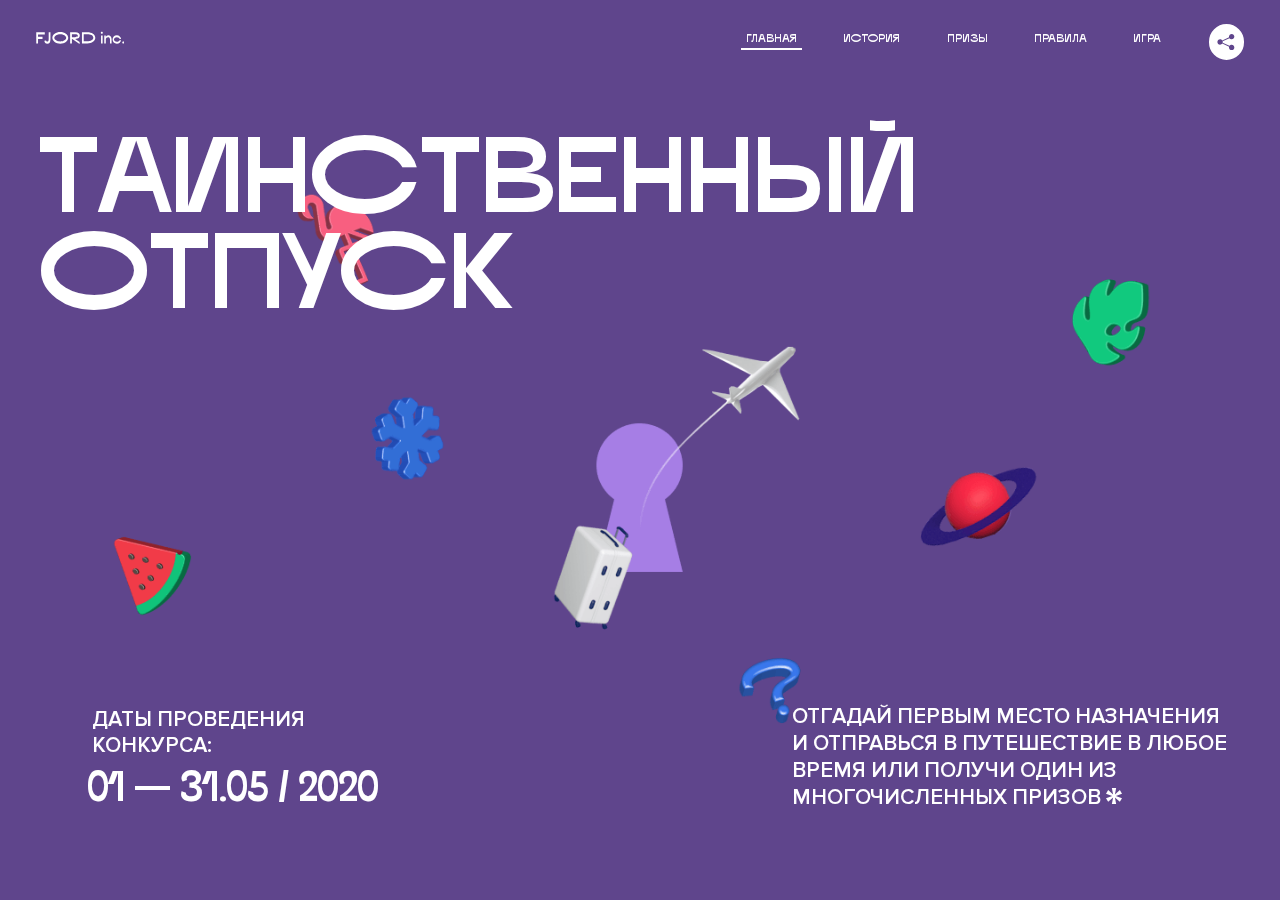
<file: 12/index.html>
<!DOCTYPE html>
<html lang="ru">
<head>
  <meta charset="UTF-8">
  <meta name="description" content="">
  <meta name="viewport" content="width=device-width, initial-scale=1.0">
  <meta http-equiv="X-UA-Compatible" content="ie=edge">
  <title>Mysterious Vacation</title>
<link href="css/style.min.css" rel="stylesheet">  <base href="https://htmlacademy-animation.github.io/248693-magic-vacation-1/12/">
</head>
<body>

  <header class="page-header js-header">
    <div class="page-header__wrapper">
      <a href="#" class="page-header__logo" aria-label="Перейти на страницу FJORD.Inc">
        <svg width="100" height="15" viewBox="0 0 100 15" fill="none" xmlns="http://www.w3.org/2000/svg">
          <path d="M0.26 1.4V14H2.276V8.906H7.334V6.44H2.276V3.848H9.872V1.4H0.26ZM12.733 14.36C15.127 14.36 16.243 12.65 16.243 9.5V1.4H14.263V8.96C14.263 11.21 13.723 11.876 12.733 11.876C11.833 11.876 11.473 11.3 11.347 10.58L9.36702 10.94C9.63702 13.046 10.663 14.36 12.733 14.36ZM18.3918 7.7C18.3918 11.372 22.3878 14.36 27.3198 14.36C32.2518 14.36 36.2478 11.372 36.2478 7.7C36.2478 4.028 32.2518 1.04 27.3198 1.04C22.3878 1.04 18.3918 4.028 18.3918 7.7ZM20.6058 7.7C20.6058 5.378 23.6118 3.524 27.3198 3.524C30.9918 3.524 33.9798 5.378 33.9798 7.7C33.9798 10.004 30.9918 11.858 27.3198 11.858C23.6118 11.858 20.6058 10.004 20.6058 7.7ZM40.403 14V8.906H40.799L49.079 14.702V12.38L44.039 8.906H44.201C47.999 8.906 49.277 7.304 49.277 5.162C49.277 3.092 47.999 1.4 44.201 1.4H38.387V14H40.403ZM43.535 3.722C45.785 3.722 47.045 4.136 47.045 5.432C47.045 6.764 45.785 7.034 43.535 7.034H40.403V3.722H43.535ZM51.6936 1.382V14H57.8676C62.7456 14 66.7236 11.534 66.7236 7.7C66.7236 3.848 62.7456 1.382 57.8676 1.382H51.6936ZM53.7096 11.624V3.722H57.5436C61.5396 3.722 64.4916 5.018 64.4916 7.7C64.4916 10.238 61.5396 11.624 57.5436 11.624H53.7096ZM73.1832 14.018H74.9832V5H73.1832V14.018ZM72.9132 1.976C72.9132 2.57 73.3992 3.092 74.0832 3.092C74.7492 3.092 75.2352 2.57 75.2352 1.976C75.2352 1.382 74.7672 0.805999 74.0832 0.805999C73.3812 0.805999 72.9132 1.382 72.9132 1.976ZM76.7867 14H78.5687V9.104C78.7487 8.006 79.5947 6.962 81.0887 6.962C82.1147 6.962 83.2667 7.448 83.2667 9.554V14H85.0487V9.014C85.0487 6.152 83.2307 4.73 81.3587 4.73C79.9187 4.73 79.0727 5.558 78.5687 6.854V5H76.7867V14ZM90.9898 14.27C93.5098 14.27 95.3818 12.506 95.7238 10.328H94.0498C93.7258 11.3 92.6998 12.02 90.9898 12.02C88.8478 12.02 87.7678 10.922 87.7678 9.59C87.7678 8.24 88.8478 6.962 90.9898 6.962C92.7538 6.962 93.7978 7.844 94.0858 8.924H95.7418C95.4358 6.71 93.6178 4.73 90.9898 4.73C88.0918 4.73 86.1298 7.124 86.1298 9.59C86.1298 12.074 88.1278 14.27 90.9898 14.27ZM97.0693 12.938C97.0693 13.658 97.5553 14.144 98.2753 14.144C98.9953 14.144 99.4813 13.658 99.4813 12.938C99.4813 12.2 98.9953 11.714 98.2753 11.714C97.5553 11.714 97.0693 12.2 97.0693 12.938Z" fill="currentColor"></path>
        </svg>
      </a>
      <button class="page-header__toggler js-menu-toggler" type="button" aria-label="Управление мобильным меню"><span>Меню</span></button>
      <nav class="page-header__nav">
        <div class="page-header__menu js-menu" id="menu">
          <ul>
            <li>
              <a class="js-menu-link" href="#top" data-href="top">главная</a>
            </li>
            <li>
              <a class="js-menu-link" href="#story" data-href="story">история</a>
            </li>
            <li>
              <a class="js-menu-link" href="#prizes" data-href="prizes">призы</a>
            </li>
            <li>
              <a class="js-menu-link" href="#rules" data-href="rules">правила</a>
            </li>
            <li>
              <a class="js-menu-link" href="#game" data-href="game">игра</a>
            </li>
          </ul>
        </div>
        <div class="page-header__social">
          <div class="social-block js-social-block">
            <button class="social-block__toggler" aria-label="Управлять блоком с социальными кнопками">
              <svg width="26" height="22" viewBox="0 0 27 22" fill="none" xmlns="http://www.w3.org/2000/svg">
                <path d="M19.6721 7.43664C21.6273 7.43664 23.213 5.85095 23.213 3.89566C23.213 1.94037 21.6273 0.354675 19.6721 0.354675C17.7168 0.354675 16.1311 1.94037 16.1311 3.89566C16.1311 4.19968 16.1728 4.49178 16.2458 4.77345L7.21751 8.95527C6.57519 8.05214 5.52303 7.46049 4.33078 7.46049C2.37549 7.46049 0.789795 9.04618 0.789795 11.0015C0.789795 12.9568 2.37549 14.5425 4.33078 14.5425C5.52303 14.5425 6.57668 13.9508 7.21751 13.0477L16.2458 17.2295C16.1743 17.5112 16.1311 17.8033 16.1311 18.1073C16.1311 20.0626 17.7168 21.6483 19.6721 21.6483C21.6273 21.6483 23.213 20.0626 23.213 18.1073C23.213 16.152 21.6273 14.5663 19.6721 14.5663C18.4798 14.5663 17.4262 15.158 16.7853 16.0611L7.75701 11.8793C7.82854 11.5976 7.87176 11.3055 7.87176 11.0015C7.87176 10.6974 7.83003 10.4053 7.75701 10.1237L16.7853 5.94186C17.4262 6.84499 18.4783 7.43664 19.6721 7.43664Z" fill="currentColor"></path>
              </svg>
            </button>
            <ul class="social-block__list">
              <li>
                <a class="social-block__link social-block__link--fb" href="#" aria-label="Мы на Facebook">
                  <svg width="8" height="17" viewBox="0 0 8 17" fill="none" xmlns="http://www.w3.org/2000/svg">
                    <path d="M4.24646 16.9899H1.09275L1.05793 8.49828H0V5.30707H1.05793V3.81124C1.05793 1.42084 2.57654 0 5.21735 0H7.41758V3.18585H5.30841C4.28262 3.18585 4.2478 3.48582 4.2478 4.24914V5.30707H7.42964L7.16716 8.49828H4.2478V16.9899H4.24646Z" fill="currentColor"></path>
                  </svg>
                </a>
              </li>
              <li>
                <a class="social-block__link social-block__link--insta" href="#" aria-label="Мы в Instagram">
                  <svg width="15" height="15" viewBox="0 0 15 15" fill="none" xmlns="http://www.w3.org/2000/svg">
                    <path d="M11.0197 0H4.19806C2.14246 0 0.471191 1.66993 0.471191 3.72285V10.5499C0.471191 12.6082 2.14112 14.2727 4.19806 14.2727H11.0197C13.0753 14.2727 14.7466 12.6082 14.7466 10.5499V3.72285C14.7466 1.67127 13.0753 0 11.0197 0ZM11.0197 12.4849H4.19806C3.13076 12.4849 2.26432 11.6158 2.26432 10.5512V3.72419C2.26432 2.65956 3.13076 1.79715 4.19806 1.79715H11.0197C12.087 1.79715 12.9535 2.6609 12.9535 3.72419V10.5512C12.9535 11.6145 12.087 12.4849 11.0197 12.4849Z" fill="currentColor"></path>
                    <path d="M7.60887 3.11084C5.38989 3.11084 3.58203 4.9187 3.58203 7.14036C3.58203 9.35532 5.38989 11.1645 7.60887 11.1645C9.83053 11.1645 11.6357 9.35666 11.6357 7.14036C11.6357 4.9187 9.83053 3.11084 7.60887 3.11084ZM7.60887 9.36871C6.37551 9.36871 5.37784 8.37372 5.37784 7.14036C5.37784 5.90699 6.37551 4.90665 7.60887 4.90665C8.83822 4.90665 9.84259 5.90833 9.84259 7.14036C9.84392 8.37238 8.83822 9.36871 7.60887 9.36871Z" fill="currentColor"></path>
                    <path d="M11.3573 2.35962C10.8256 2.35962 10.3931 2.79752 10.3931 3.32381C10.3931 3.85546 10.8256 4.29336 11.3573 4.29336C11.8862 4.29336 12.3215 3.85546 12.3215 3.32381C12.3215 2.79752 11.8862 2.35962 11.3573 2.35962Z" fill="currentColor"></path>
                  </svg>
                </a>
              </li>
              <li>
                <a class="social-block__link social-block__link--vk" href="#" aria-label="Мы ВКонтакте">
                  <svg width="17" height="10" viewBox="0 0 17 10" fill="none" xmlns="http://www.w3.org/2000/svg">
                    <path d="M14.1234 4.9002C14.1234 4.9002 16.3623 1.72708 16.5866 0.680242C16.6595 0.312285 16.4947 0.103188 16.1069 0.103188C16.1069 0.103188 14.8193 0.103188 14.168 0.103188C13.7235 0.103188 13.5587 0.293278 13.4235 0.579768C13.4235 0.579768 12.3724 2.82553 11.0969 4.24712C10.6861 4.70333 10.4781 4.84318 10.2511 4.84318C10.0646 4.84318 9.98625 4.6911 9.98625 4.27834V0.649016C9.98625 0.147997 9.92545 0.00135496 9.5066 0.00135496H6.39628C6.15578 0.00135496 6.0085 0.134417 6.0085 0.324506C6.0085 0.801084 6.73406 0.908351 6.73406 2.20231V4.87305C6.73406 5.40529 6.70569 5.61575 6.45303 5.61575C5.78016 5.61575 4.19528 3.30618 3.30623 0.678887C3.12923 0.145282 2.93737 0 2.43475 0H0.486409C0.205373 0 0 0.190085 0 0.476576C0 0.991172 0.60666 3.40801 2.99277 6.64358C4.59927 8.8201 6.70569 10 8.60269 10C9.76196 10 10.0416 9.80312 10.0416 9.31432V7.63883C10.0416 7.22607 10.2065 7.04956 10.4429 7.04956C10.7078 7.04956 11.1847 7.13238 12.2805 8.22268C13.5843 9.47862 13.6762 10 14.3896 10H16.5676C16.7919 10 17 9.89273 17 9.52342C17 9.02919 16.3623 8.15343 15.384 7.10659C14.9801 6.56755 14.3302 5.98914 14.1248 5.72301C13.8275 5.40801 13.9154 5.23014 14.1234 4.9002Z" fill="currentColor"></path>
                  </svg>
                </a>
              </li>
            </ul>
          </div>
        </div>
      </nav>
    </div>
  </header>

  <main class="page-content">

    <section class="animation-screen"></section>

    <section class="screen screen--hidden screen--intro" id="top">
      <div class="screen__wrapper">
        <div class="intro">
          <h1 class="intro__title" data-typography="">Таинственный отпуск</h1>
          <div class="intro__content">
            <div class="intro__info">
              <p class="intro__label">Даты проведения конкурса:</p>
              <p class="intro__date" data-typography="">01 — 31.05 / 2020</p>
            </div>
            <div class="intro__message">
              <p>
                Отгадай первым место назначения и&nbsp;отправься в&nbsp;путешествие в&nbsp;любое время или получи один из многочисленных призов
                <svg width="16" height="16" viewBox="0 0 10 10" fill="none" xmlns="http://www.w3.org/2000/svg">
                  <path d="M0 6.35337L3.90271 4.99012L0 3.64663L1.34615 1.32374L4.44287 4.01073L3.67364 0H6.34615L5.57692 4.01073L8.65385 1.32374L10 3.64663L6.13405 4.99012L10 6.35337L8.65385 8.65651L5.57692 5.98927L6.34615 10H3.67364L4.44287 5.96952L1.34615 8.65651L0 6.35337Z" fill="currentColor"></path>
                </svg>
              </p>
            </div>
          </div>
        </div>
      </div>
      <div class="screen__footer js-footer">
        <button class="screen__footer-enlarge js-footer-toggler" type="button" aria-label="Показать сообщение">
          <svg width="10" height="10" viewBox="0 0 10 10" fill="none" xmlns="http://www.w3.org/2000/svg">
            <path d="M0 6.35337L3.90271 4.99012L0 3.64663L1.34615 1.32374L4.44287 4.01073L3.67364 0H6.34615L5.57692 4.01073L8.65385 1.32374L10 3.64663L6.13405 4.99012L10 6.35337L8.65385 8.65651L5.57692 5.98927L6.34615 10H3.67364L4.44287 5.96952L1.34615 8.65651L0 6.35337Z" fill="currentColor"></path>
          </svg>
        </button>
        <button class="screen__footer-collapse js-footer-toggler" type="button" aria-label="Скрыть сообщение">
          <svg width="13" height="13" viewBox="0 0 13 13" fill="none" xmlns="http://www.w3.org/2000/svg">
            <line x1="12.3536" y1="0.353553" x2="0.738349" y2="11.9688" stroke="currentColor"></line>
            <line x1="0.738319" y1="0.539925" x2="12.3535" y2="12.1551" stroke="currentColor"></line>
          </svg>
        </button>
        <div class="screen__footer-wrapper">
          <div class="screen__footer-announce">
            <p class="screen__footer-label">Даты проведения конкурса:</p>
            <p class="screen__footer-date">01 — 31.05 / 2020</p>
          </div>
          <div class="screen__footer-note">
            <p>
              <svg width="10" height="10" viewBox="0 0 10 10" fill="none" xmlns="http://www.w3.org/2000/svg">
                <path d="M0 6.35337L3.90271 4.99012L0 3.64663L1.34615 1.32374L4.44287 4.01073L3.67364 0H6.34615L5.57692 4.01073L8.65385 1.32374L10 3.64663L6.13405 4.99012L10 6.35337L8.65385 8.65651L5.57692 5.98927L6.34615 10H3.67364L4.44287 5.96952L1.34615 8.65651L0 6.35337Z" fill="currentColor"></path>
              </svg>
              <span>Победители могут выбрать любые 14 дней подряд в&nbsp;течение двух лет с&nbsp;даты окончания конкурса. Победители могут воспользоваться путевкой сами или подарить другому лицу.</span>
            </p>
          </div>
        </div>
      </div>
    </section>

    <section class="screen screen--hidden screen--story" id="story">

      <div class="slider swiper-container js-slider">

        <div class="swiper-wrapper">

          <div class="slider__item swiper-slide">
            <h2 class="slider__item-title" data-typography="">История</h2>
            <p class="slider__item-text">Джеймс Таргет был основателем компании &laquo;Fjord Inc.&raquo;. С&nbsp;1965 года &laquo;Fjord Inc.&raquo; прославилась надёжными и&nbsp;удобными чемоданами и&nbsp;аксессуарами для туристов.</p>
          </div>

          <div class="slider__item swiper-slide">
            <p class="slider__item-text">Когда Джеймсу было 7&nbsp;лет, в&nbsp;их&nbsp;доме гостил дядюшка и&nbsp;развлекал детей рассказами о&nbsp;своей поездке в&nbsp;место, показавшееся малышу Таргету невероятным. Тогда Джеймс решил, что однажды посетит его, но&nbsp;не&nbsp;будет рассказывать о&nbsp;мечте, пока не&nbsp;осуществит.</p>
          </div>

          <div class="slider__item swiper-slide">
            <p class="slider__item-text">Джеймс Таргет стал увлеченным путешественником. Он&nbsp;посетил 5&nbsp;континентов, 126&nbsp;стран.</p>
          </div>

          <div class="slider__item swiper-slide">
            <p class="slider__item-text">Он&nbsp;сплавлялся по&nbsp;Амазонке и&nbsp;погружался в&nbsp;пещеры Франции, медитировал в&nbsp;горах Тибета и&nbsp;пожимал руку вождя племени Акугауа.</p>
          </div>

          <div class="slider__item swiper-slide">
            <p class="slider__item-text">Из&nbsp;своих поездок Джеймс Таргет привозил идеи, как сделать свои чемоданы &laquo;Fjord Inc.&raquo; удобными и&nbsp;приспособленными к&nbsp;разным дорожным условиям.</p>
          </div>

          <div class="slider__item swiper-slide">
            <p class="slider__item-text">Всё это время Джеймс не&nbsp;оставлял идею поездки своей мечты. Однако, как только он&nbsp;брался за&nbsp;планирование, возникали препятствия, не&nbsp;позволяющие отправиться туда.</p>
          </div>

          <div class="slider__item swiper-slide">
            <p class="slider__item-text">В&nbsp;возрасте 67&nbsp;лет Джеймс Таргет попал под лавину и&nbsp;погиб. В&nbsp;своём завещании он&nbsp;поручил отправить в&nbsp;заветное путешествие трёх смельчаков, единых с&nbsp;ним духом.</p>
          </div>

          <div class="slider__item swiper-slide">
            <p class="slider__item-text">Тех, кто сможет узнать таинственное место, задавая вопросы специально обученному ИИ&nbsp;&laquo;Соне&raquo;, ждет фантастическое путешествие.</p>
          </div>
        </div>
        <div class="slider__controls">
          <button class="slider__control slider__control--prev js-control-prev" type="button" aria-label="Показать предыдущую историю">
            <svg width="12" height="22" viewBox="0 0 12 22" fill="none" xmlns="http://www.w3.org/2000/svg">
              <path d="M11 1L1 11L11 21" stroke="currentColor" stroke-width="2" stroke-linejoin="round"></path>
            </svg>
          </button>
          <button class="slider__control slider__control--next js-control-next" type="button" aria-label="Показать следующую историю">
            <svg width="12" height="22" viewBox="0 0 12 22" fill="none" xmlns="http://www.w3.org/2000/svg">
              <path d="M1 1L11 11L1 21" stroke="currentColor" stroke-width="2" stroke-linejoin="round"></path>
            </svg>
          </button>
        </div>
        <div class="slider__pagination swiper-pagination"></div>
      </div>

      <div class="screen__bg"></div>
    </section>

    <section class="screen screen--hidden screen--prizes" id="prizes">
      <div class="screen__wrapper">
        <div class="prizes">
          <h2 class="prizes__title" data-typography="">ПРизы</h2>
          <div class="prizes__lead">
            <p>Найди ответ и&nbsp;получи один из&nbsp;призов:</p>
          </div>
          <ul class="prizes__list">
            <li class="prizes__item prizes__item--journeys" data-prize="primary">
              <div class="prizes__icon">
                <svg xmlns="http://www.w3.org/2000/svg" xmlns:xlink="http://www.w3.org/1999/xlink" viewBox="0 0 350 330" width="350" height="330">
                  <g>
                    <animate attributeType="CSS" attributeName="opacity" values="1; 0" keyTimes="0; 1" dur="0.3s" fill="freeze" begin="start.begin + 2.5s"></animate>
                    <g style="transform-origin: center bottom; transform-box: fill-box;">
                      <animateTransform attributeName="transform" type="translate" values="0 0; 0 -8; 0 0" repeatDur="10s" fill="freeze" id="start" begin="indefinite" dur="1s"></animateTransform>
                      <animateTransform attributeName="transform" type="scale" additive="sum" values="1 1; 1 0.8; 1 1" repeatDur="10s" fill="freeze" begin="start.begin" dur="1s"></animateTransform>
                      <path d="M175.44,249.28h48.36a13.27,13.27,0,0,0,13-10.65l3.74-18.32H172.36v25.89A3.09,3.09,0,0,0,175.44,249.28Z" fill="none" stroke="#fff" stroke-linecap="round" stroke-linejoin="round" stroke-width="2"></path>
                      <path d="M235.79,241.69h-9.22a8.31,8.31,0,0,1-8.28-8.31V220.31" fill="none" stroke="#fff" stroke-linecap="round" stroke-miterlimit="10" stroke-width="2"></path>
                      <path d="M185.64,231.88h-2.05a3.45,3.45,0,0,0-3.43,3.45v2.92a3.45,3.45,0,0,0,3.43,3.45h2.05a3.45,3.45,0,0,0,3.43-3.45v-2.92A3.45,3.45,0,0,0,185.64,231.88Z" fill="none" stroke="#fff" stroke-linecap="round" stroke-linejoin="round" stroke-width="2"></path>
                      <g>
                        <animate attributeType="CSS" attributeName="opacity" values="0;" begin="start.begin +2.25s" fill="freeze"></animate>
                        <path d="M204.25 231.88H202.2C201.288 231.885 200.416 232.251 199.773 232.898C199.131 233.544 198.77 234.418 198.77 235.33V238.25C198.77 239.162 199.131 240.036 199.773 240.682C200.416 241.329 201.288 241.695 202.2 241.7H204.25C205.162 241.695 206.034 241.329 206.677 240.682C207.319 240.036 207.68 239.162 207.68 238.25V235.33C207.681 234.878 207.594 234.431 207.422 234.013C207.25 233.595 206.998 233.215 206.68 232.895C206.361 232.574 205.983 232.32 205.566 232.146C205.149 231.972 204.702 231.881 204.25 231.88V231.88Z" fill="none" stroke="white" stroke-width="2" stroke-linecap="round" stroke-linejoin="round">
                          <animate attributeName="d" begin="start.begin + 2s" dur="0.5s" values="M204.25 231.88H202.2C201.288 231.885 200.416 232.251 199.773 232.898C199.131 233.544 198.77 234.418 198.77 235.33V238.25C198.77 239.162 199.131 240.036 199.773 240.682C200.416 241.329 201.288 241.695 202.2 241.7H204.25C205.162 241.695 206.034 241.329 206.677 240.682C207.319 240.036 207.68 239.162 207.68 238.25V235.33C207.681 234.878 207.594 234.431 207.422 234.013C207.25 233.595 206.998 233.215 206.68 232.895C206.361 232.574 205.983 232.32 205.566 232.146C205.149 231.972 204.702 231.881 204.25 231.88V231.88Z;
                            M272.367 152H260.633C255.415 152.04 250.422 154.796 246.743 159.668C243.065 164.539 241 171.129 241 177.998V200.002C241 206.871 243.065 213.461 246.743 218.332C250.422 223.204 255.415 225.96 260.633 226H272.367C277.584 225.96 282.578 223.204 286.257 218.332C289.935 213.461 292 206.871 292 200.002V177.998C292.007 174.594 291.506 171.221 290.523 168.072C289.541 164.923 288.096 162.06 286.273 159.646C284.45 157.232 282.284 155.314 279.898 154.002C277.512 152.69 274.953 152.01 272.367 152V152Z" fill="freeze"></animate>
                        </path>
                      </g>
                    </g>
                    <g>
                      <animateTransform attributeName="transform" type="translate" values="0 0; 0 -3; 0 0; 0 3; 0 0" dur="2s" repeatCount="2" begin="start.begin"></animateTransform>
                      <path d="M123.23,173.34h9.16a3.29,3.29,0,0,1,3.29,3.3v5.71a3.29,3.29,0,0,1-3.29,3.3H115.57a1.32,1.32,0,0,1-1.32-1.32v-2a9,9,0,0,1,9-9" fill="#068e4d"></path>
                      <path d="M123.23,173.34h9.16a3.29,3.29,0,0,1,3.29,3.3v5.71a3.29,3.29,0,0,1-3.29,3.3H115.57a1.32,1.32,0,0,1-1.32-1.32v-2A9,9,0,0,1,123.23,173.34Z" fill="none" stroke="#fff" stroke-linecap="round" stroke-linejoin="round" stroke-width="2"></path>
                      <path d="M123.23,207.39h9.16a3.29,3.29,0,0,0,3.29-3.3v-5.71a3.29,3.29,0,0,0-3.29-3.3H115.57a1.32,1.32,0,0,0-1.32,1.32v2a9,9,0,0,0,9,9" fill="#068e4d"></path>
                      <path d="M123.23,207.39h9.16a3.29,3.29,0,0,0,3.29-3.3v-5.71a3.29,3.29,0,0,0-3.29-3.3H115.57a1.32,1.32,0,0,0-1.32,1.32v2A9,9,0,0,0,123.23,207.39Z" fill="none" stroke="#fff" stroke-linecap="round" stroke-linejoin="round" stroke-width="2"></path>
                    </g>
                    <path d="M205,227.08c43.38,0,74.86-15.55,74.86-37s-31.48-37-74.86-37c-27.94,0-55.36,13.53-73.46,24.87a14.3,14.3,0,0,0,0,24.21c18.09,11.33,45.52,24.87,73.46,24.87" fill="#068e4d"></path>
                    <path d="M205,227.08c43.38,0,74.86-15.55,74.86-37s-31.48-37-74.86-37c-27.94,0-55.36,13.53-73.46,24.87a14.3,14.3,0,0,0,0,24.21C149.63,213.54,177.06,227.08,205,227.08Z" fill="none" stroke="#fff" stroke-width="2"></path>
                    <path d="M127.612 183.901C126.546 185.908 126.028 188.159 126.11 190.43C126.11 190.3 278.63 190.19 278.63 190.07C278.63 170.32 249.8 154.32 204.99 154.32C176.76 154.32 148.92 168.5 132.18 179C130.253 180.204 128.678 181.894 127.612 183.901Z" fill="#36E69A"></path>
                    <path d="M132.18,195.12c16.74,4.27,44.58,10,72.81,10,44.14,0,72.75-6.32,73.6-14.18-0.86,19.34-29.45,34.86-73.6,34.86-28.23,0-56.07-14.19-72.81-24.68a12.88,12.88,0,0,1-6-10.18c0.26,1.61,2.26,3.18,6,4.14" fill="#068e4d"></path>
                    <path d="M132.18 186.12C148.92 181.85 176.76 176.12 204.99 176.12C249.52 176.12 278.25 182.55 278.6 190.5C278.6 190.67 278.6 190.84 278.6 191.01C277.75 198.87 249.15 205.18 205 205.18C176.77 205.18 148.93 199.42 132.19 195.18C128.4 194.18 126.4 192.65 126.19 191.05V190.54C126.32 188.85 128.34 187.18 132.29 186.17" fill="#25b774">
                      <animate begin="start.begin" repeatCount="2" attributeName="d" dur="2s" values="M132.18 186.12C148.92 181.85 176.76 176.12 204.99 176.12C249.52 176.12 278.25 182.55 278.6 190.5C278.6 190.67 278.6 190.84 278.6 191.01C277.75 198.87 249.15 205.18 205 205.18C176.77 205.18 148.93 199.42 132.19 195.18C128.4 194.18 126.4 192.65 126.19 191.05V190.54C126.32 188.85 128.34 187.18 132.29 186.17;
                        M132.18 186.12C148.92 181.85 176.77 181.5 205 181.5C249.53 181.5 278.25 182.55 278.6 190.5C278.6 190.67 278.6 190.84 278.6 191.01C277.75 198.87 249.15 207.5 205 207.5C176.77 207.5 148.93 199.42 132.19 195.18C128.4 194.18 126.4 192.65 126.19 191.05V190.54C126.32 188.85 128.34 187.18 132.29 186.17;
                        M132.18 186.12C148.92 181.85 176.76 176.12 204.99 176.12C249.52 176.12 278.25 182.55 278.6 190.5C278.6 190.67 278.6 190.84 278.6 191.01C277.75 198.87 249.15 205.18 205 205.18C176.77 205.18 148.93 199.42 132.19 195.18C128.4 194.18 126.4 192.65 126.19 191.05V190.54C126.32 188.85 128.34 187.18 132.29 186.17;
                        M132.18 186.12C148.92 181.85 176.77 172 205 172C249.53 172 278.25 182.55 278.6 190.5C278.6 190.67 278.6 190.84 278.6 191.01C277.75 198.87 249.15 200.5 205 200.5C176.77 200.5 148.93 199.42 132.19 195.18C128.4 194.18 126.4 192.65 126.19 191.05V190.54C126.32 188.85 128.34 187.18 132.29 186.17;
                        M132.18 186.12C148.92 181.85 176.76 176.12 204.99 176.12C249.52 176.12 278.25 182.55 278.6 190.5C278.6 190.67 278.6 190.84 278.6 191.01C277.75 198.87 249.15 205.18 205 205.18C176.77 205.18 148.93 199.42 132.19 195.18C128.4 194.18 126.4 192.65 126.19 191.05V190.54C126.32 188.85 128.34 187.18 132.29 186.17"></animate>
                    </path>
                    <g>
                      <animateTransform attributeName="transform" type="translate" values="0 0; 0 3; 0 0; 0 -3; 0 0" dur="2s" begin="start.begin" repeatCount="2"></animateTransform>
                      <path d="M123.23,173.34h9.16a3.29,3.29,0,0,1,3.29,3.3v5.71a3.29,3.29,0,0,1-3.29,3.3H115.57a1.32,1.32,0,0,1-1.32-1.32v-2a9,9,0,0,1,9-9" fill="#068e4d"></path>
                      <path d="M123.23,173.34h9.16a3.29,3.29,0,0,1,3.29,3.3v5.71a3.29,3.29,0,0,1-3.29,3.3H115.57a1.32,1.32,0,0,1-1.32-1.32v-2A9,9,0,0,1,123.23,173.34Z" fill="none" stroke="#fff" stroke-linecap="round" stroke-linejoin="round" stroke-width="2"></path>
                      <path d="M123.23,207.39h9.16a3.29,3.29,0,0,0,3.29-3.3v-5.71a3.29,3.29,0,0,0-3.29-3.3H115.57a1.32,1.32,0,0,0-1.32,1.32v2a9,9,0,0,0,9,9" fill="#068e4d"></path>
                      <path d="M123.23,207.39h9.16a3.29,3.29,0,0,0,3.29-3.3v-5.71a3.29,3.29,0,0,0-3.29-3.3H115.57a1.32,1.32,0,0,0-1.32,1.32v2A9,9,0,0,0,123.23,207.39Z" fill="none" stroke="#fff" stroke-linecap="round" stroke-linejoin="round" stroke-width="2"></path>
                    </g>
                    <line x1="106.25" y1="179.49" x2="84.05" y2="179.49" fill="none" stroke="#fff" stroke-linecap="round" stroke-miterlimit="10" stroke-width="2">
                      <animate repeatDur="4s" attributeName="x2" dur="0.4s" begin="start.begin" values="84.05; 88; 84.05"></animate>
                    </line>
                    <line x1="106.25" y1="201.23" x2="84.05" y2="201.23" fill="none" stroke="#fff" stroke-linecap="round" stroke-miterlimit="10" stroke-width="2">
                      <animate repeatDur="4s" attributeName="x2" dur="0.4s" begin="start.begin" values="84.05; 90; 84.05"></animate>
                    </line>
                    <line x1="106.25" y1="190.98" x2="68.77" y2="190.98" fill="none" stroke="#fff" stroke-linecap="round" stroke-miterlimit="10" stroke-width="2">
                      <animate repeatDur="4s" attributeName="x2" dur="0.5s" begin="start.begin" values="68.77; 75; 68.77"></animate>
                    </line>
                  </g>
                  <g opacity="0">
                    <animateTransform attributeName="transform" type="translate" values="0 0; -250 0" dur="1.5s" begin="start.begin" fill="freeze"></animateTransform>
                    <animate attributeType="CSS" attributeName="opacity" values="1; 1; 0" keyTimes="0; 0.8; 1" dur="1.5s" begin="start.begin" fill="freeze"></animate>
                    <path d="M265.77 97.54H301.06C301.06 94.2513 302.366 91.0973 304.692 88.7719C307.017 86.4464 310.171 85.14 313.46 85.14C316.749 85.14 319.903 86.4464 322.228 88.7719C324.554 91.0973 325.86 94.2513 325.86 97.54H343.79" fill="none" stroke="white" stroke-width="2" stroke-miterlimit="10" stroke-linecap="round"></path>
                    <g>
                      <animateTransform attributeName="transform" type="translate" values="0 0; 20 0" dur="1.5s" begin="start.begin" fill="freeze"></animateTransform>
                      <path d="M271.95 107.8H334.86" stroke="white" stroke-width="2" stroke-miterlimit="10" stroke-linecap="round"></path>
                    </g>
                  </g>
                  <g opacity="0">
                    <animateTransform attributeName="transform" type="translate" values="0 0; -230 0" dur="1.5s" begin="start.begin + 1s" fill="freeze"></animateTransform>
                    <animate attributeType="CSS" attributeName="opacity" values="0; 0; 1; 1; 0" keyTimes="0; 0.4; 0.6; 0.9; 1" dur="2.5s" begin="start.begin" fill="freeze"></animate>
                    <path d="M313.75 82.91H286.39C286.39 79.6213 285.084 76.4673 282.758 74.1419C280.433 71.8164 277.279 70.51 273.99 70.51C270.701 70.51 267.547 71.8164 265.222 74.1419C262.896 76.4673 261.59 79.6213 261.59 82.91H243.65" fill="none" stroke="white" stroke-width="2" stroke-miterlimit="10" stroke-linecap="round"></path>
                    <path d="M322.01 82.91H344.21" stroke="white" stroke-width="2" stroke-miterlimit="10" stroke-linecap="round"></path>
                    <g>
                      <animateTransform attributeName="transform" type="translate" values="0 0; 20 0" dur="1.5s" begin="start.begin + 1s" fill="freeze"></animateTransform>
                      <path d="M293.96 93.19H333.74" stroke="white" stroke-width="2" stroke-miterlimit="10" stroke-linecap="round"></path>
                    </g>
                  </g>
                  <g>
                    <animate attributeType="CSS" attributeName="opacity" values="1; 0" dur="0.1s" begin="start.begin + 2.5s" fill="freeze"></animate>
                    <path d="M 289.94 327.88 L 244.88 327.88 C 237.848 323.042 214.876 297.268 211.58 296.134 C 208.742 295.158 200.633 307.622 199.035 307.229 C 195.583 306.38 179.96 286.087 177.36 286.072 C 175.018 286.059 151.58 311.884 148.265 312.702 C 146.581 313.118 145.86 309.437 143.355 308.911 C 141.283 308.475 130.548 322.385 124.63 329 L 80.78 329" fill="none" stroke="#fff" stroke-linecap="round" stroke-miterlimit="10" stroke-width="2">
                      <animate attributeName="d" dur="0.5s" begin="start.begin + 2s" values="M 289.94 327.88 L 244.88 327.88 C 237.848 323.042 214.876 297.268 211.58 296.134 C 208.742 295.158 200.633 307.622 199.035 307.229 C 195.583 306.38 179.96 286.087 177.36 286.072 C 175.018 286.059 151.58 311.884 148.265 312.702 C 146.581 313.118 145.86 309.437 143.355 308.911 C 141.283 308.475 130.548 322.385 124.63 329 L 80.78 329;
                        M 289.94 328 L 250.991 327.947 C 238.008 327.929 225.025 327.912 212.042 327.894 C 207.859 327.929 203.676 327.965 199.493 328 C 195.547 328 191.602 328 187.657 328 C 183.711 328 179.766 328 175.821 328 C 170.133 328 164.446 328 158.758 328 C 153.07 328 147.383 328 141.695 328 L 80.78 328" fill="freeze"></animate>
                    </path>
                  </g>
                  <g opacity="0">
                    <animate attributeType="CSS" attributeName="opacity" values="0; 1" dur="0.1s" begin="start.begin + 2.5s" fill="freeze"></animate>
                    <path d="M289.94,328H200.15c-0.86,0-1.56,0-2.25,0h-19c-1.5,0-2.23,0-3.1,0h-32.3c-1.09,0-1.66,0-2.31,0H80.78" fill="none" stroke="#fff" stroke-linecap="round" stroke-miterlimit="10" stroke-width="2"></path>
                  </g>
                  <g opacity="0">
                    <animate attributeType="CSS" attributeName="opacity" values="0; 0; 1" keyTimes="0; 0.8; 1" dur="2.5s" begin="start.begin" fill="freeze"></animate>
                    <path d="M275 225.43H257.87C253.22 225.409 248.766 223.548 245.484 220.254C242.201 216.96 240.355 212.501 240.35 207.85V170C240.355 165.349 242.201 160.89 245.484 157.596C248.766 154.302 253.22 152.441 257.87 152.42H275C279.649 152.444 284.099 154.306 287.38 157.6C290.661 160.893 292.505 165.351 292.51 170V207.83C292.507 212.481 290.665 216.943 287.384 220.24C284.103 223.538 279.651 225.404 275 225.43V225.43Z" fill="none" stroke="white" stroke-width="2">
                      <animate attributeName="d" begin="start.begin + 2s" dur="0.5s" values="M204.95 242.43H202.503C201.839 242.427 201.202 242.161 200.733 241.691C200.264 241.22 200.001 240.583 200 239.919V234.511C200.001 233.847 200.264 233.21 200.733 232.739C201.202 232.269 201.839 232.003 202.503 232H204.95C205.614 232.003 206.25 232.269 206.719 232.74C207.187 233.21 207.451 233.847 207.451 234.511V239.916C207.451 240.58 207.188 241.218 206.719 241.689C206.25 242.16 205.614 242.426 204.95 242.43V242.43Z;
                        M275 225.43H257.87C253.22 225.409 248.766 223.548 245.484 220.254C242.201 216.96 240.355 212.501 240.35 207.85V170C240.355 165.349 242.201 160.89 245.484 157.596C248.766 154.302 253.22 152.441 257.87 152.42H275C279.649 152.444 284.099 154.306 287.38 157.6C290.661 160.893 292.505 165.351 292.51 170V207.83C292.507 212.481 290.665 216.943 287.384 220.24C284.103 223.538 279.651 225.404 275 225.43V225.43Z" fill="freeze"></animate>
                    </path>
                  </g>
                  <g opacity="0">
                    <animateTransform attributeName="transform" type="translate" values="-40 0; -40 0; 0 0" keyTimes="0; 0.9; 1" dur="3s" begin="start.begin" fill="freeze"></animateTransform>
                    <animate attributeType="CSS" attributeName="opacity" values="0; 0; 1" keyTimes="0; 0.9; 1" dur="3s" begin="start.begin" fill="freeze"></animate>
                    <path d="M91.14 327.79C90.5631 327.739 90.0296 327.463 89.6552 327.021C89.2808 326.579 89.0957 326.007 89.14 325.43L102.8 132.26C103.9 116.77 98 110.34 94.05 107.79C93.8264 107.639 93.6532 107.425 93.5526 107.174C93.4521 106.924 93.4288 106.649 93.4858 106.386C93.5429 106.122 93.6776 105.881 93.8726 105.695C94.0677 105.509 94.314 105.385 94.58 105.34C103 104 122.18 104 120 134.19L106.43 326.67C106.379 327.245 106.104 327.777 105.664 328.151C105.225 328.525 104.656 328.712 104.08 328.67L91.14 327.79Z" fill="white"></path>
                    <path d="M124.5 328.17C124.211 328.166 123.926 328.105 123.66 327.991C123.395 327.877 123.155 327.712 122.953 327.504C122.752 327.297 122.593 327.053 122.486 326.784C122.379 326.516 122.326 326.229 122.33 325.94L124.57 132.31C124.76 116.78 118.5 110.7 114.41 108.4C114.18 108.261 113.997 108.057 113.884 107.814C113.771 107.571 113.733 107.299 113.774 107.034C113.816 106.769 113.936 106.522 114.119 106.326C114.302 106.129 114.539 105.991 114.8 105.93C123.16 104.03 142.29 102.93 141.95 133.21L139.7 326.14C139.697 326.429 139.638 326.714 139.525 326.98C139.412 327.246 139.248 327.487 139.042 327.69C138.835 327.892 138.591 328.052 138.323 328.16C138.056 328.268 137.769 328.323 137.48 328.32L124.5 328.17Z" fill="white"></path>
                  </g>
                  <g opacity="0">
                    <animateTransform attributeName="transform" type="translate" values="-120 0; -120 0; 0 0" keyTimes="0; 0.9; 1" dur="2.8s" begin="start.begin" fill="freeze"></animateTransform>
                    <animate attributeType="CSS" attributeName="opacity" values="0; 0; 1" keyTimes="0; 0.9; 1" dur="2.8s" begin="start.begin" fill="freeze"></animate>
                    <path d="M257.5 259.82H196.76V245.63H251.85C254.479 245.635 256.999 246.684 258.855 248.546C260.711 250.408 261.753 252.931 261.75 255.56C261.747 256.686 261.299 257.766 260.502 258.562C259.706 259.359 258.626 259.807 257.5 259.81" fill="#A67EE5"></path>
                    <path d="M257.5 259.82H196.76V245.63H251.85C254.479 245.635 256.999 246.684 258.855 248.546C260.711 250.408 261.753 252.931 261.75 255.56C261.75 256.688 261.303 257.77 260.506 258.569C259.709 259.367 258.628 259.817 257.5 259.82Z" fill="none" stroke="white" stroke-width="2" stroke-miterlimit="10"></path>
                    <path d="M185.47 328.31H171.5L165.19 286.72H179.16L185.47 328.31Z" fill="#A67EE5"></path>
                    <path d="M185.47 328.31H171.5L165.19 286.72H179.16L185.47 328.31Z" fill="none" stroke="white" stroke-width="2" stroke-miterlimit="10"></path>
                    <path d="M235.03 328.31H221.06L214.76 286.72H228.72L235.03 328.31Z" fill="#A67EE5"></path>
                    <path d="M235.03 328.31H221.06L214.76 286.72H228.72L235.03 328.31Z" fill="none" stroke="white" stroke-width="2" stroke-miterlimit="10"></path>
                    <path d="M281.33 272.45H225.44C224.099 272.45 222.803 271.968 221.788 271.093C220.773 270.217 220.107 269.006 219.91 267.68L209.05 195.44C211.935 193.051 213.989 189.808 214.915 186.178C215.841 182.548 215.592 178.717 214.204 175.238C212.816 171.758 210.36 168.808 207.19 166.812C204.019 164.816 200.298 163.877 196.56 164.13H141.48L141.16 267L156.93 290.35L204.12 298.74C205.472 299.235 206.9 299.489 208.34 299.49H281.34C284.928 299.49 288.37 298.065 290.907 295.527C293.445 292.99 294.87 289.548 294.87 285.96C294.87 282.372 293.445 278.93 290.907 276.393C288.37 273.855 284.928 272.43 281.34 272.43" fill="#A67EE5"></path>
                    <path d="M281.33 272.45H225.44C224.099 272.45 222.803 271.968 221.788 271.093C220.773 270.217 220.107 269.006 219.91 267.68L209.05 195.44C211.935 193.051 213.989 189.808 214.915 186.178C215.841 182.548 215.592 178.717 214.204 175.238C212.816 171.758 210.36 168.808 207.19 166.812C204.019 164.816 200.298 163.877 196.56 164.13H141.48L141.16 267L156.93 290.35L204.12 298.74C205.472 299.235 206.9 299.489 208.34 299.49H281.34C284.836 299.354 288.143 297.87 290.568 295.348C292.992 292.826 294.346 289.464 294.345 285.965C294.344 282.467 292.987 279.105 290.561 276.585C288.134 274.065 284.826 272.583 281.33 272.45V272.45Z" fill="none" stroke="white" stroke-width="2" stroke-miterlimit="10"></path>
                    <path d="M162.42 267.69L151.56 195.45C153.859 193.547 155.641 191.095 156.738 188.319C157.836 185.544 158.215 182.536 157.839 179.576C157.463 176.615 156.346 173.797 154.589 171.384C152.833 168.971 150.496 167.041 147.794 165.773C145.092 164.505 142.114 163.94 139.136 164.132C136.157 164.323 133.276 165.263 130.758 166.866C128.241 168.469 126.169 170.682 124.736 173.3C123.303 175.918 122.554 178.856 122.56 181.84C122.562 183.619 122.829 185.389 123.35 187.09L138.65 289C139.086 291.928 140.558 294.602 142.799 296.536C145.039 298.47 147.9 299.536 150.86 299.54H223.86C227.383 299.444 230.73 297.977 233.189 295.451C235.647 292.925 237.022 289.54 237.022 286.015C237.022 282.49 235.647 279.105 233.189 276.579C230.73 274.053 227.383 272.586 223.86 272.49H167.95C166.61 272.484 165.316 271.998 164.302 271.122C163.288 270.245 162.62 269.035 162.42 267.71" fill="#A67EE5"></path>
                    <path d="M162.42 267.69L151.56 195.45C153.859 193.547 155.641 191.095 156.738 188.319C157.836 185.544 158.215 182.536 157.839 179.576C157.463 176.615 156.346 173.797 154.589 171.384C152.833 168.971 150.496 167.041 147.794 165.773C145.092 164.505 142.114 163.94 139.136 164.132C136.157 164.323 133.276 165.263 130.758 166.866C128.241 168.469 126.169 170.682 124.736 173.3C123.303 175.918 122.554 178.856 122.56 181.84C122.562 183.619 122.829 185.389 123.35 187.09L138.65 289C139.086 291.928 140.558 294.602 142.799 296.536C145.039 298.47 147.9 299.536 150.86 299.54H223.86C227.383 299.444 230.73 297.977 233.189 295.451C235.647 292.925 237.022 289.54 237.022 286.015C237.022 282.49 235.647 279.105 233.189 276.579C230.73 274.053 227.383 272.586 223.86 272.49H167.95C166.607 272.483 165.31 271.995 164.296 271.114C163.281 270.234 162.616 269.019 162.42 267.69Z" fill="none" stroke="white" stroke-width="2" stroke-miterlimit="10"></path>
                    <path d="M206.26 259.82H134.26L132.13 245.63H200.6C203.229 245.635 205.749 246.684 207.605 248.546C209.461 250.408 210.503 252.931 210.5 255.56C210.497 256.686 210.049 257.766 209.252 258.562C208.456 259.359 207.376 259.807 206.25 259.81" fill="#A67EE5"></path>
                    <path d="M206.26 259.82H134.26L132.13 245.63H200.6C203.229 245.635 205.749 246.684 207.605 248.546C209.461 250.408 210.503 252.931 210.5 255.56C210.5 256.686 210.054 257.767 209.259 258.565C208.465 259.364 207.386 259.815 206.26 259.82Z" fill="none" stroke="white" stroke-width="2" stroke-miterlimit="10"></path>
                    <path d="M151.57 195.44H209.05" stroke="white" stroke-width="2" stroke-miterlimit="10" stroke-linecap="round"></path>
                  </g>
                  <g>
                    <defs>
                      <clipPath id="cut-window">
                        <rect x="0" y="0" width="53" height="20"></rect>
                      </clipPath>
                    </defs>
                    <g clip-path="url(#cut-window)" transform="translate(240, 165)">
                      <g opacity="0">
                        <animate attributeType="CSS" attributeName="opacity" values="0; 0; 1" keyTimes="0; 0.95; 1" dur="4s" begin="start.begin" fill="freeze"></animate>
                        <animateTransform attributeName="transform" repeatCount="indefinite" type="translate" values="60 0; -100 0" dur="2s" begin="start.begin +3.5s" fill="freeze"></animateTransform>
                        <path d="M38.5954 17.621H67.761" stroke="white" stroke-width="2" stroke-miterlimit="10" stroke-linecap="round"></path>
                        <path d="M53.1049 10.0913H33.0453C33.0453 7.68017 32.0875 5.36775 30.3825 3.66279C28.6776 1.95783 26.3652 1 23.954 1C21.5428 1 19.2304 1.95783 17.5254 3.66279C15.8205 5.36775 14.8627 7.68017 14.8627 10.0913H1.70953" fill="none" stroke="white" stroke-width="2" stroke-miterlimit="10" stroke-linecap="round"></path>
                        <path d="M59.1609 10.0913H75.43" stroke="white" stroke-width="2" stroke-miterlimit="10" stroke-linecap="round"></path>
                      </g>
                    </g>
                  </g>
                  <g>
                    <g clip-path="url(#cut-window)" transform="translate(240, 190)">
                      <g opacity="0">
                        <animate attributeType="CSS" attributeName="opacity" values="0; 0; 1" keyTimes="0; 0.95; 1" dur="3s" begin="start.begin" fill="freeze"></animate>
                        <animateTransform attributeName="transform" repeatCount="indefinite" type="translate" values="60 0; -100 0;" dur="2s" begin="start.begin + 2.5s" fill="freeze"></animateTransform>
                        <path d="M21.6627 18.34H67.7865" stroke="white" stroke-width="2" stroke-miterlimit="10" stroke-linecap="round"></path>
                        <path d="M1.73502 10.8176H27.6087C27.6087 8.40647 28.5665 6.09405 30.2715 4.38909C31.9764 2.68414 34.2888 1.7263 36.7 1.7263C39.1112 1.7263 41.4236 2.68414 43.1286 4.38909C44.8335 6.09405 45.7914 8.40647 45.7914 10.8176H58.9371" fill="none" stroke="white" stroke-width="2" stroke-miterlimit="10" stroke-linecap="round"></path>
                      </g>
                    </g>
                  </g>
                  <g transform="translate(50, 170)">
                    <g opacity="0">
                      <animateTransform attributeName="transform" type="translate" values="-40 0; -40 0; 0 0" keyTimes="0; 0.9; 1" dur="3s" begin="start.begin" fill="freeze"></animateTransform>
                      <animate attributeType="CSS" attributeName="opacity" values="0; 0; 1" keyTimes="0; 0.9; 1" dur="3s" begin="start.begin" fill="freeze"></animate>
                      <animateTransform attributeName="transform" type="rotate" values="0 97 158; 5 97 158; -2.5 97 158; 2.5 97 158; 0 97 158" dur="1s" begin="start.begin + 3s" fill="freeze"></animateTransform>
                      <path d="M25.18 23C31.4261 31.316 36.6596 40.3463 40.77 49.9C33.606 42.4638 26.9004 34.5993 20.69 26.35C14.4883 18.0719 8.78812 9.42978 3.62 0.470001C11.6734 7.09981 18.9108 14.6628 25.18 23" fill="#36E69A"></path>
                      <path d="M26.94 43.39C35.3383 49.2758 42.9938 56.1558 49.74 63.88C40.8077 59.187 32.1775 53.94 23.9 48.17C15.7048 42.4394 7.88233 36.1935 0.47998 29.47C9.84656 32.9871 18.7357 37.6635 26.94 43.39" fill="#36E69A"></path>
                      <path d="M39.66 34.48C42.4274 44.47 45.7935 54.2844 49.74 63.87C49.4995 53.5504 47.9881 43.2998 45.24 33.35C42.3865 23.0984 38.3387 13.2173 33.18 3.91C34.7226 14.2204 36.8832 24.4287 39.65 34.48" fill="#36E69A"></path>
                      <path d="M53.32 42.52C53.3772 52.7759 54.0652 63.0186 55.38 73.19C57.898 63.3725 59.1614 53.2753 59.14 43.14C59.0751 32.5637 57.7321 22.034 55.14 11.78C53.8539 21.9756 53.2293 32.2437 53.27 42.52" fill="#25B774"></path>
                      <path d="M29.08 58.56C38.4142 62.3358 47.2447 67.2532 55.37 73.2C45.7921 70.7528 36.3852 67.6795 27.21 64C18.1574 60.3388 9.34929 56.1001 0.839966 51.31C10.5308 52.5158 20.0257 54.966 29.09 58.6" fill="#25B774"></path>
                      <path d="M34.06 72.83C43.6806 75.3773 52.9406 79.1304 61.62 84C51.9084 82.8029 42.2919 80.9317 32.84 78.4C23.5057 75.8933 14.346 72.7766 5.41998 69.07C15.0895 69.0933 24.7168 70.3466 34.07 72.8" fill="#25B774"></path>
                      <path d="M64.71 53.79C63.0329 63.7969 61.9974 73.9009 61.61 84.04C65.7562 74.9422 68.7203 65.3508 70.43 55.5C72.1799 45.2008 72.6568 34.7256 71.85 24.31C68.772 33.9551 66.3827 43.8065 64.7 53.79" fill="#25B774"></path>
                      <path d="M44.86 91C54.3668 93.9572 63.4622 98.1034 71.93 103.34C62.2748 101.737 52.7421 99.4683 43.4 96.55C34.181 93.6611 25.1616 90.1703 16.4 86.1C26.0559 86.5209 35.6192 88.1675 44.86 91Z" fill="#068E4D"></path>
                      <path d="M76.27 73.29C74.1792 83.2199 72.7296 93.274 71.93 103.39C76.4539 94.4696 79.8146 85.0057 81.93 75.23C84.1046 65.0136 85.0148 54.5686 84.64 44.13C81.1684 53.6405 78.3748 63.3848 76.28 73.29" fill="#068E4D"></path>
                      <path d="M54.9 109.69C64.2788 113.044 73.1961 117.57 81.44 123.16C71.8577 121.144 62.4255 118.471 53.21 115.16C44.1172 111.886 35.2483 108.021 26.66 103.59C36.2933 104.409 45.7831 106.452 54.9 109.67" fill="#068E4D"></path>
                      <path d="M87 93.26C84.4992 103.096 82.6354 113.084 81.42 123.16C86.3023 114.429 90.0493 105.11 92.57 95.43C95.1727 85.3004 96.5162 74.8885 96.57 64.43C92.7019 73.8014 89.5038 83.4357 87 93.26" fill="#068E4D"></path>
                      <path d="M38.62 46.67C61.835 81.0893 80.9195 118.121 95.48 157" fill="none" stroke="#36E69A" stroke-width="2" stroke-linecap="round" stroke-linejoin="round"></path>
                    </g>
                  </g>
                </svg>
              </div>
              <p class="prizes__desc">
                <b data-count="3">0</b>
                <span>загадочных путешествия</span>
              </p>
            </li>
            <li class="prizes__item prizes__item--cases" data-prize="secondary">
              <div class="prizes__icon">
                <svg xmlns="http://www.w3.org/2000/svg" xmlns:xlink="http://www.w3.org/1999/xlink" fill="none" viewBox="0 0 350 330" width="350" height="330" opacity="0">
                  <set attributeName="opacity" to="1" begin="cloud1anim.begin - 0.5s"></set>
                  <g id="clouds">
                    <animate id="animOpacityClouds" attributeType="CSS" attributeName="opacity" values="1; 0" dur="0.2s" begin="cloud1anim.end + 0.8s" fill="freeze"></animate>
                    <g id="cloud1" opacity="0">
                      <animateTransform id="cloud1anim" attributeName="transform" type="translate" values="70 0; 0 0;" dur="0.4s" begin="indefinite" additive="sum" fill="freeze"></animateTransform>
                      <animateTransform attributeName="transform" type="translate" values="0 0; 0 -40;" dur="0.2s" begin="animOpacityClouds.begin" additive="sum" fill="freeze"></animateTransform>
                      <animate attributeType="CSS" attributeName="opacity" values="0; 1" dur="0.2s" additive="sum" fill="freeze" begin="cloud1anim.begin"></animate>
                      <path d="M65.43 77.72H105.21" stroke="white" stroke-width="2" stroke-miterlimit="10" stroke-linecap="round"></path>
                      <path d="M85.22 67.45H57.86C57.86 64.1613 56.5536 61.0073 54.2281 58.6819C51.9027 56.3564 48.7487 55.05 45.46 55.05C42.1713 55.05 39.0173 56.3564 36.6919 58.6819C34.3664 61.0073 33.06 64.1613 33.06 67.45H15.13" stroke="white" stroke-width="2" stroke-miterlimit="10" stroke-linecap="round"></path>
                      <path d="M93.48 67.45H115.68" stroke="white" stroke-width="2" stroke-miterlimit="10" stroke-linecap="round"></path>
                    </g>
                    <g id="cloud2" opacity="0">
                      <animateTransform attributeName="transform" type="translate" values="100 0; 0 0;" dur="0.4s" begin="cloud1anim.begin" fill="freeze"></animateTransform>
                      <animateTransform attributeName="transform" type="translate" values="0 0; 0 -70;" dur="0.2s" begin="animOpacityClouds.begin" additive="sum" fill="freeze"></animateTransform>
                      <animate attributeType="CSS" attributeName="opacity" values="0; 1" dur="0.2s" additive="sum" fill="freeze" begin="cloud1anim.begin"></animate>
                      <path d="M272.13 145.27H311.9" stroke="white" stroke-width="2" stroke-miterlimit="10" stroke-linecap="round"></path>
                      <path d="M300.17 135H322.37" stroke="white" stroke-width="2" stroke-miterlimit="10" stroke-linecap="round"></path>
                      <path d="M235.77 119H216.32C216.198 110.896 213.305 103.078 208.124 96.8464C202.942 90.6144 195.784 86.3436 187.838 84.744C179.893 83.1445 171.64 84.3125 164.45 88.054C157.261 91.7954 151.569 97.8849 148.32 105.31C144.378 103.122 139.939 101.982 135.43 102C130.068 102.018 124.835 103.649 120.412 106.681C115.989 109.713 112.581 114.005 110.63 119H95.48C92.6952 119 90.0245 120.106 88.0554 122.075C86.0863 124.045 84.98 126.715 84.98 129.5C84.98 132.285 86.0863 134.956 88.0554 136.925C90.0245 138.894 92.6952 140 95.48 140H235.78C238.565 140 241.235 138.894 243.205 136.925C245.174 134.956 246.28 132.285 246.28 129.5C246.28 126.715 245.174 124.045 243.205 122.075C241.235 120.106 238.565 119 235.78 119" fill="white"></path>
                    </g>
                  </g>
                  <g id="backFlower">
                    <g>
                      <animateTransform attributeName="transform" type="rotate" values="0 270 250; 10 270 250; 0 270 250" dur="1.5s" begin="cloud1anim.begin" repeatCount="indefinite" fill="freeze"></animateTransform>
                      <path d="M263.47 206.82C263.795 206.58 264.184 206.444 264.588 206.43C264.991 206.415 265.39 206.524 265.731 206.74C266.072 206.956 266.339 207.271 266.498 207.642C266.656 208.013 266.699 208.424 266.62 208.82C265.62 215.82 264.55 229.15 271.47 228.22C276.41 227.56 254.82 196.69 290.79 190.06C291.162 189.982 291.548 190.011 291.903 190.145C292.259 190.278 292.569 190.51 292.797 190.813C293.026 191.116 293.164 191.478 293.194 191.856C293.225 192.235 293.147 192.614 292.97 192.95C291.65 195.69 290.14 199.56 290.24 202.85C290.248 203.283 290.396 203.702 290.663 204.044C290.93 204.386 291.301 204.632 291.719 204.744C292.138 204.857 292.582 204.831 292.984 204.67C293.386 204.508 293.725 204.221 293.95 203.85C298.05 197.7 309.05 185.99 330.54 193.15C330.883 193.261 331.189 193.463 331.427 193.734C331.665 194.005 331.825 194.335 331.89 194.69C332.82 199.49 336.02 217.93 331.6 223.41C326.51 229.72 316.6 227.55 315.42 233.66C314.12 240.57 322.93 238.48 328.84 233.44C329.138 233.177 329.507 233.008 329.9 232.956C330.294 232.903 330.695 232.969 331.051 233.145C331.407 233.321 331.703 233.599 331.9 233.943C332.098 234.288 332.188 234.684 332.16 235.08C331.91 240.53 329.98 249.08 321.04 253.77C307.26 260.98 297.56 246.77 295.85 249.89C293.26 254.55 303.79 258.36 309.63 260.07C310.001 260.168 310.336 260.371 310.595 260.654C310.855 260.938 311.026 261.29 311.091 261.669C311.155 262.047 311.109 262.436 310.958 262.789C310.807 263.143 310.558 263.445 310.24 263.66C299.72 271.4 281.11 273.94 273.24 258.25C264.94 241.66 260.31 245.76 255.05 237.87C249.34 229.3 250.72 215.33 263.43 206.82H263.47ZM292.83 239.29C293.33 242.02 298.03 242.8 301.18 242.23C304.33 241.66 309.65 238.4 309.18 235.67C308.71 232.94 302.56 231.77 299.4 232.34C296.24 232.91 292.35 236.56 292.85 239.29" fill="#E81A5A"></path>
                    </g>
                    <path d="M263 327.88C263 327.88 258.09 257.61 268.54 247.16" stroke="#E81A5A" stroke-width="2" stroke-miterlimit="10"></path>
                  </g>
                  <g id="suitcase" opacity="0">
                    <animateTransform id="animSuitcase" attributeName="transform" type="scale" values="0; 0; 0.5; 1" keyTimes="0; 0.1; 0.7; 1" dur="2s" additive="sum" begin="cloud1anim.end" fill="freeze"></animateTransform>
                    <set attributeName="opacity" to="1" begin="cloud1anim.end + 0.25s"></set>
                    <animateTransform attributeName="transform" type="rotate" values="30 220 280; -30 220 280; 20 220 280; 18.29 220 280; -6.48 220 280; 0 220 280" keyTimes="0; 0.35; 0.6; 0.65; 0.9; 1" dur="2s" additive="sum" begin="animSuitcase.begin" fill="freeze"></animateTransform>
                    <animateTransform attributeName="transform" type="translate" values="200 -600; -200 -350; -215 -293" dur="2s" additive="sum" begin="animSuitcase.begin" fill="freeze"></animateTransform>
                    <animateMotion dur="2s" fill="freeze" begin="animSuitcase.begin">
                      <mpath href="#flySuitcase"></mpath>
                    </animateMotion>
                    <path d="M251.89 328.88C252.825 328.877 253.722 328.505 254.383 327.843C255.045 327.182 255.417 326.285 255.42 325.35V320.28C255.42 319.344 255.048 318.446 254.386 317.784C253.724 317.122 252.826 316.75 251.89 316.75C250.954 316.75 250.056 317.122 249.394 317.784C248.732 318.446 248.36 319.344 248.36 320.28V325.35C248.365 326.285 248.739 327.179 249.4 327.84C250.061 328.501 250.955 328.875 251.89 328.88" fill="#A67EE5"></path>
                    <path d="M251.89 328.88C252.825 328.877 253.722 328.505 254.383 327.843C255.045 327.182 255.417 326.285 255.42 325.35V320.28C255.42 319.344 255.048 318.446 254.386 317.784C253.724 317.122 252.826 316.75 251.89 316.75C250.954 316.75 250.056 317.122 249.394 317.784C248.732 318.446 248.36 319.344 248.36 320.28V325.35C248.365 326.285 248.739 327.179 249.4 327.84C250.061 328.501 250.955 328.875 251.89 328.88V328.88Z" stroke="white" stroke-width="2" stroke-miterlimit="10"></path>
                    <path d="M176.35 328.88C177.285 328.877 178.182 328.505 178.843 327.843C179.505 327.182 179.877 326.285 179.88 325.35V320.28C179.88 319.344 179.508 318.446 178.846 317.784C178.184 317.122 177.286 316.75 176.35 316.75C175.414 316.75 174.516 317.122 173.854 317.784C173.192 318.446 172.82 319.344 172.82 320.28V325.35C172.823 326.285 173.195 327.182 173.857 327.843C174.518 328.505 175.415 328.877 176.35 328.88" fill="#A67EE5"></path>
                    <path d="M176.35 328.88C177.285 328.877 178.182 328.505 178.843 327.843C179.505 327.182 179.877 326.285 179.88 325.35V320.28C179.88 319.344 179.508 318.446 178.846 317.784C178.184 317.122 177.286 316.75 176.35 316.75C175.414 316.75 174.516 317.122 173.854 317.784C173.192 318.446 172.82 319.344 172.82 320.28V325.35C172.823 326.285 173.195 327.182 173.857 327.843C174.518 328.505 175.415 328.877 176.35 328.88V328.88Z" stroke="white" stroke-width="2" stroke-miterlimit="10"></path>
                    <path d="M170.92 320.29H245.42C248.428 320.282 251.31 319.084 253.437 316.957C255.564 314.83 256.762 311.948 256.77 308.94V242.86C256.762 239.852 255.564 236.97 253.437 234.843C251.31 232.716 248.428 231.518 245.42 231.51H170.92C167.912 231.518 165.03 232.716 162.903 234.843C160.776 236.97 159.578 239.852 159.57 242.86V308.94C159.578 311.948 160.776 314.83 162.903 316.957C165.03 319.084 167.912 320.282 170.92 320.29" fill="#A67EE5"></path>
                    <path d="M245.42 231.51H170.92C164.652 231.51 159.57 236.592 159.57 242.86V308.94C159.57 315.208 164.652 320.29 170.92 320.29H245.42C251.688 320.29 256.77 315.208 256.77 308.94V242.86C256.77 236.592 251.688 231.51 245.42 231.51Z" stroke="white" stroke-width="2" stroke-miterlimit="10"></path>
                    <path d="M199.26 219.15H231.66C232.741 219.153 233.778 219.583 234.542 220.348C235.307 221.112 235.737 222.149 235.74 223.23V239.23C235.74 239.546 235.615 239.848 235.391 240.071C235.168 240.295 234.866 240.42 234.55 240.42H231.85C231.534 240.42 231.232 240.295 231.009 240.071C230.785 239.848 230.66 239.546 230.66 239.23V224.86C230.66 224.523 230.526 224.2 230.288 223.962C230.05 223.724 229.727 223.59 229.39 223.59H201.53C201.193 223.59 200.87 223.724 200.632 223.962C200.394 224.2 200.26 224.523 200.26 224.86V239.24C200.26 239.556 200.135 239.858 199.911 240.081C199.688 240.305 199.386 240.43 199.07 240.43H196.37C196.054 240.43 195.752 240.305 195.529 240.081C195.305 239.858 195.18 239.556 195.18 239.24V223.24C195.185 222.158 195.618 221.122 196.384 220.357C197.151 219.593 198.188 219.163 199.27 219.16" fill="#A67EE5"></path>
                    <path d="M199.26 219.15H231.66C232.741 219.153 233.778 219.583 234.542 220.348C235.307 221.112 235.737 222.149 235.74 223.23V239.23C235.74 239.546 235.615 239.848 235.391 240.071C235.168 240.295 234.866 240.42 234.55 240.42H231.85C231.534 240.42 231.232 240.295 231.009 240.071C230.785 239.848 230.66 239.546 230.66 239.23V224.86C230.66 224.523 230.526 224.2 230.288 223.962C230.05 223.724 229.727 223.59 229.39 223.59H201.53C201.193 223.59 200.87 223.724 200.632 223.962C200.394 224.2 200.26 224.523 200.26 224.86V239.24C200.26 239.556 200.135 239.858 199.911 240.081C199.688 240.305 199.386 240.43 199.07 240.43H196.37C196.054 240.43 195.752 240.305 195.529 240.081C195.305 239.858 195.18 239.556 195.18 239.24V223.24C195.183 222.158 195.613 221.121 196.377 220.354C197.142 219.588 198.178 219.155 199.26 219.15Z" stroke="white" stroke-width="2" stroke-miterlimit="10"></path>
                    <path d="M185.34 320.29H259.84C262.848 320.282 265.73 319.084 267.857 316.957C269.984 314.83 271.182 311.948 271.19 308.94V242.86C271.182 239.852 269.984 236.97 267.857 234.843C265.73 232.716 262.848 231.518 259.84 231.51H185.34C182.334 231.521 179.454 232.72 177.33 234.847C175.205 236.973 174.008 239.854 174 242.86V308.94C174.011 311.947 175.21 314.828 177.336 316.954C179.462 319.08 182.343 320.279 185.35 320.29" fill="#A67EE5"></path>
                    <path d="M185.34 320.29H259.84C262.848 320.282 265.73 319.084 267.857 316.957C269.984 314.83 271.182 311.948 271.19 308.94V242.86C271.182 239.852 269.984 236.97 267.857 234.843C265.73 232.716 262.848 231.518 259.84 231.51H185.34C182.334 231.521 179.454 232.72 177.33 234.847C175.205 236.973 174.008 239.854 174 242.86V308.94C174.011 311.945 175.208 314.825 177.332 316.951C179.457 319.076 182.335 320.277 185.34 320.29V320.29Z" stroke="white" stroke-width="2" stroke-miterlimit="10"></path>
                    <path d="M254.22 252.43H190.97" stroke="white" stroke-width="2" stroke-miterlimit="10" stroke-linecap="round"></path>
                    <path d="M254.22 275.9H190.97" stroke="white" stroke-width="2" stroke-miterlimit="10" stroke-linecap="round"></path>
                    <path d="M254.22 299.38H190.97" stroke="white" stroke-width="2" stroke-miterlimit="10" stroke-linecap="round"></path>
                    <path d="M168.12 253.68H168.79V298.14H168.12C167.189 298.137 166.297 297.767 165.637 297.11C164.978 296.452 164.605 295.561 164.6 294.63V257.2C164.6 256.738 164.691 256.28 164.868 255.853C165.045 255.426 165.304 255.038 165.631 254.711C165.958 254.384 166.346 254.125 166.773 253.948C167.2 253.771 167.658 253.68 168.12 253.68" fill="#A67EE5"></path>
                    <path d="M168.12 253.68H168.79V298.14H168.12C167.189 298.137 166.297 297.767 165.637 297.11C164.978 296.452 164.605 295.561 164.6 294.63V257.2C164.6 256.266 164.971 255.371 165.631 254.711C166.291 254.051 167.186 253.68 168.12 253.68V253.68Z" stroke="white" stroke-width="2" stroke-miterlimit="10"></path>
                    <path d="M215.46 218.86L159.87 139.03" stroke="white" stroke-width="2" stroke-linecap="round" stroke-linejoin="round"></path>
                    <path d="M215.46 218.86L196.93 139.03" stroke="white" stroke-width="2" stroke-linecap="round" stroke-linejoin="round"></path>
                    <path d="M233.99 139.03L215.46 218.86" stroke="white" stroke-width="2" stroke-linecap="round" stroke-linejoin="round"></path>
                    <path d="M271.04 139.03L215.46 218.86" stroke="white" stroke-width="2" stroke-linecap="round" stroke-linejoin="round"></path>
                    <path d="M215.46 83.44C230.19 83.4506 244.314 89.3083 254.728 99.7261C265.142 110.144 270.995 124.27 271 139C271 132.24 262.7 126.75 252.47 126.75C242.24 126.75 234.16 132.1 233.95 138.75C233.95 138.83 233.95 138.92 233.95 139.01C233.95 132.25 225.65 126.76 215.42 126.76C205.19 126.76 196.88 132.25 196.88 139.01C196.88 138.92 196.88 138.84 196.88 138.75C196.66 132.11 188.46 126.75 178.36 126.75C168.26 126.75 159.84 132.24 159.84 139C159.839 131.699 161.276 124.47 164.069 117.725C166.862 110.98 170.957 104.851 176.119 99.689C181.281 94.5267 187.41 90.432 194.155 87.6389C200.9 84.8457 208.129 83.4087 215.43 83.41L215.46 83.44ZM215.43 81.75C200.258 81.7765 185.716 87.8179 174.992 98.5498C164.267 109.282 158.236 123.828 158.22 139C158.22 139.218 158.263 139.434 158.346 139.635C158.43 139.837 158.552 140.02 158.706 140.174C158.86 140.328 159.043 140.45 159.245 140.534C159.446 140.617 159.662 140.66 159.88 140.66C160.098 140.66 160.314 140.617 160.515 140.534C160.717 140.45 160.9 140.328 161.054 140.174C161.208 140.02 161.33 139.837 161.414 139.635C161.497 139.434 161.54 139.218 161.54 139C161.54 133.16 169.11 128.41 178.41 128.41C187.52 128.41 195.09 133.07 195.27 138.79V139C195.27 139.44 195.445 139.862 195.756 140.174C196.068 140.485 196.49 140.66 196.93 140.66C197.37 140.66 197.792 140.485 198.104 140.174C198.415 139.862 198.59 139.44 198.59 139C198.59 133.16 206.16 128.41 215.46 128.41C224.76 128.41 232.33 133.16 232.33 139C232.33 139.44 232.505 139.862 232.816 140.174C233.128 140.485 233.55 140.66 233.99 140.66C234.43 140.66 234.852 140.485 235.164 140.174C235.475 139.862 235.65 139.44 235.65 139V138.79C235.83 133.06 243.39 128.4 252.51 128.4C261.81 128.4 269.38 133.15 269.38 138.99C269.38 139.43 269.555 139.852 269.866 140.164C270.178 140.475 270.6 140.65 271.04 140.65C271.48 140.65 271.902 140.475 272.214 140.164C272.525 139.852 272.7 139.43 272.7 138.99C272.687 123.814 266.654 109.263 255.924 98.5298C245.195 87.7968 230.646 81.7585 215.47 81.74" fill="white"></path>
                    <path d="M215.46 83.44C225.38 83.44 233.46 104.34 234 138.77C234.21 132.12 242.41 126.77 252.52 126.77C262.63 126.77 271 132.27 271 139C271 124.257 265.143 110.117 254.718 99.6919C244.293 89.2668 230.153 83.41 215.41 83.41" fill="#E81A5A"></path>
                    <path d="M215.45 83.44C200.713 83.44 186.579 89.293 176.156 99.7119C165.733 110.131 159.875 124.263 159.87 139C159.87 132.24 168.17 126.75 178.39 126.75C188.61 126.75 196.69 132.1 196.91 138.75C197.43 104.32 205.52 83.43 215.44 83.43" fill="#FE6183"></path>
                    <path d="M215.46 83.44C205.53 83.44 197.46 104.34 196.92 138.76C196.92 138.85 196.92 138.93 196.92 139.02C196.92 132.26 205.22 126.77 215.45 126.77C225.68 126.77 234 132.27 234 139C234 138.91 234 138.83 234 138.74C233.49 104.31 225.4 83.41 215.48 83.41" fill="#F7396B"></path>
                  </g>
                  <g id="frontFlower">
                    <animateTransform attributeName="transform" type="rotate" values="0 240 330; 3 240 330; -2 240 330; 1 240 330; 0 240 330;" keyTimes="0; 0.3; 0.5; 0.7; 1" dur="2.5s" begin="cloud1anim.begin" repeatCount="indefinite" fill="freeze"></animateTransform>
                    <path d="M322.92 283.4C323.203 283.676 323.404 284.024 323.501 284.407C323.598 284.79 323.588 285.193 323.47 285.57C322.41 289 318.89 298.42 311.37 301.91C306.24 304.29 303.04 299.21 300.45 302.68C297.86 306.15 302.55 307.68 307.37 306.99C307.786 306.922 308.213 306.977 308.599 307.149C308.984 307.32 309.311 307.601 309.538 307.956C309.766 308.311 309.885 308.726 309.88 309.147C309.874 309.569 309.746 309.98 309.51 310.33C308.252 312.319 306.524 313.968 304.479 315.131C302.433 316.294 300.132 316.936 297.78 317C286.94 317.27 285.23 305.42 283.21 306.81C280.49 308.7 284.48 313.36 287.6 316.38C287.899 316.667 288.109 317.034 288.206 317.437C288.302 317.84 288.28 318.262 288.143 318.653C288.006 319.044 287.76 319.388 287.433 319.642C287.106 319.897 286.713 320.053 286.3 320.09C277.54 320.93 266.58 316.58 266.5 305.09C266.42 292.15 262.25 293.29 261.39 286.74C260.48 279.86 265.27 271.86 275.13 270.05C275.527 269.978 275.935 270.018 276.31 270.166C276.685 270.314 277.011 270.563 277.252 270.887C277.492 271.211 277.637 271.595 277.67 271.997C277.704 272.398 277.624 272.801 277.44 273.16C275.03 277.89 271.44 285.76 274.62 285.72C278.08 285.72 273.04 263.14 303.05 270.46C303.412 270.549 303.745 270.731 304.016 270.987C304.287 271.243 304.487 271.565 304.597 271.921C304.707 272.278 304.722 272.657 304.642 273.021C304.562 273.385 304.389 273.722 304.14 274L304.04 274.11C303.713 274.473 303.519 274.935 303.489 275.422C303.459 275.91 303.595 276.392 303.874 276.793C304.154 277.193 304.56 277.486 305.028 277.626C305.496 277.765 305.997 277.742 306.45 277.56C310.11 276.04 315.61 276.29 322.92 283.4" fill="#FE6183"></path>
                    <path d="M245.13 327.88C245.13 327.88 248.61 297.77 266.83 297.77" stroke="#FE6183" stroke-width="2" stroke-miterlimit="10"></path>
                  </g>
                  <path d="M41.13 329H319.13" stroke="white" stroke-width="2" opacity="0">
                    <set attributeName="opacity" to="1" begin="cloud1anim.end - 0.5s"></set>
                    <animateTransform attributeName="transform" type="translate" from="-40 0" to="0 0" dur="0.5s" begin="cloud1anim.end - 0.5s" fill="freeze"></animateTransform>
                    <animate attributeName="d" begin="cloud1anim.end - 0.5s" dur="0.5s" values="M41.13 329H319.13; M147.13 328.88H283.79" fill="freeze"></animate>
                  </path>
                  <path id="flySuitcase" d="M171.174 128.082c24.19-9.24 29.8-15.84 29.42-20.44-1.24-15.13-69.69-38.78-112.42-6.56-2.93 2.21-31.66 24.52-29 54 3.54 39.18 59.83 61.15 75.7 67.35 53.65 20.94 94.43 8.79 101.78 27.18 2.89 7.25.78 19.69-21.48 42.47" stroke="#000" stroke-miterlimit="10" opacity="0"></path>
                </svg>
              </div>
              <p class="prizes__desc">
                <b data-count="7">0</b>
                <span>надежных чемоданов</span>
              </p>
            </li>
            <li class="prizes__item prizes__item--codes" data-prize="consolation">
              <div class="prizes__icon">
                <svg xmlns="http://www.w3.org/2000/svg" xmlns:xlink="http://www.w3.org/1999/xlink" viewBox="0 0 350 330" opacity="0">
                  <animate id="animStart" attributeType="CSS" attributeName="opacity" values="0; 1" begin="indefinite" dur="0.5s" fill="freeze"></animate>
                  <g id="suitcaseTop">
                    <set id="animOpacitySuitcaseTop" attributeName="opacity" to="0" begin="animStart.end + 0.5s"></set>
                    <path d="M225.88,258.06H82.68a11.62,11.62,0,0,0-11.57,11.61v19.75H237.44V269.66a11.62,11.62,0,0,0-11.56-11.61" fill="#a67ee5"></path>
                    <path d="M225.88,258.06H82.68a11.62,11.62,0,0,0-11.57,11.61v19.75H237.44V269.66A11.62,11.62,0,0,0,225.88,258.06Z" fill="none" stroke="#fff" stroke-miterlimit="10" stroke-width="2"></path>
                    <path d="M267.11,258.06H119.23a11.81,11.81,0,0,0-11.93,11.61v19.75H279V269.66a11.81,11.81,0,0,0-11.93-11.61" fill="#a67ee5"></path>
                    <path d="M267.11,258.06H119.23a11.81,11.81,0,0,0-11.93,11.61v19.75H279V269.66A11.81,11.81,0,0,0,267.11,258.06Z" fill="none" stroke="#fff" stroke-miterlimit="10" stroke-width="2"></path>
                    <path d="M278.74,279.41a5.34,5.34,0,1,0-5.32-5.34,5.32,5.32,0,0,0,5.32,5.34" fill="#a67ee5"></path>
                    <ellipse cx="278.74" cy="274.07" rx="5.31" ry="5.34" fill="none" stroke="#fff" stroke-miterlimit="10" stroke-width="2"></ellipse>
                    <path d="M277.62,269.66v9.75H266.89a5.72,5.72,0,0,1-5.71-5.73V258.06h4.88a11.61,11.61,0,0,1,11.56,11.61" fill="#a67ee5"></path>
                    <path d="M277.62,269.66v9.75H266.89a5.72,5.72,0,0,1-5.71-5.73V258.06h4.88A11.61,11.61,0,0,1,277.62,269.66Z" fill="none" stroke="#fff" stroke-miterlimit="10" stroke-width="2"></path>
                  </g>
                  <g id="suitcaseTopOpen" opacity="0">
                    <set attributeName="opacity" to="1" begin="animOpacitySuitcaseTop.begin"></set>
                    <path d="M253.93,232.11a5.69,5.69,0,1,0-5.69-5.69,5.69,5.69,0,0,0,5.69,5.69" fill="#a67ee5"></path>
                    <circle cx="253.93" cy="226.42" r="5.69" fill="none" stroke="#fff" stroke-miterlimit="10" stroke-width="2"></circle>
                    <path d="M240.3,210.48H67.19a12,12,0,0,0-12,11.9V276a13,13,0,0,0,13,13h184V222.38a12,12,0,0,0-11.94-11.9" fill="#a67ee5"></path>
                    <path d="M240.3,210.48H67.19a12,12,0,0,0-12,11.9V276a13,13,0,0,0,13,13h184V222.38A12,12,0,0,0,240.3,210.48Z" fill="none" stroke="#fff" stroke-miterlimit="10" stroke-width="2"></path>
                    <path d="M70.24,289V225.49a15,15,0,0,1,15-15h0.5" fill="none" stroke="#fff" stroke-width="2"></path>
                  </g>
                  <g id="flowerBack" opacity="0">
                    <set attributeName="opacity" to="1" begin="animOpacitySuitcaseTop.begin"></set>
                    <animateTransform attributeName="transform" type="rotate" values="40 180 295; -10 180 295; 3 180 295; -5 180 295; 0 180 295" keyTimes="0; 0.2; 0.4; 0.6; 1" dur="2s" begin="animOpacitySuitcaseTop.begin" fill="freeze"></animateTransform>
                    <path d="M180.73,277.8s8.3-74.59,39.71-90" fill="none" stroke="#fff" stroke-linecap="round" stroke-linejoin="round" stroke-width="2"></path>
                    <path d="M217.95,187.12l9.27-24.49a22,22,0,0,1,8.72,3,7.87,7.87,0,0,1,9.72,12.33,22.14,22.14,0,0,1,.86,9.18l-26,3.3a2.45,2.45,0,0,1-2.6-3.29" fill="#3b7bf2"></path>
                    <path d="M178.24,287.63s6.89-44.68,37.95-56.53" fill="none" stroke="#fff" stroke-linecap="round" stroke-linejoin="round" stroke-width="2"></path>
                    <path d="M210.85,232l9-16.47a16.66,16.66,0,0,1,6.13,2.93,5.93,5.93,0,0,1,4-.42,5.67,5.67,0,0,1,4.26,6.85,5.54,5.54,0,0,1-2.29,3.23,15.1,15.1,0,0,1-.21,6.58l-19.34-.11a1.76,1.76,0,0,1-1.6-2.58" fill="#3b7bf2"></path>
                  </g>
                  <g id="flowerCentre" opacity="0">
                    <set attributeName="opacity" to="1" begin="animOpacitySuitcaseTop.begin"></set>
                    <animateTransform id="anim1FlowerCentre" attributeName="transform" type="rotate" values="70 180 295; -5 180 295; 0 180 295; 3 180 295; 0 180 295" keyTimes="0; 0.5; 0.65; 0.8; 1" dur="1s" begin="animOpacitySuitcaseTop.begin" additive="sum" fill="freeze"></animateTransform>
                    <animateTransform attributeName="transform" type="rotate" repeatCount="1" values="0 180 295; -3 180 295; 0 180 295; 3 180 295; 0 180 295" dur="2s" begin="anim1FlowerCentre.end" additive="sum" fill="freeze"></animateTransform>
                    <path d="M141.77,204.16c24.1,32.45,35.81,84,35.81,84" fill="none" stroke="#3b7bf2" stroke-linecap="round" stroke-linejoin="round" stroke-width="2"></path>
                    <path d="M125.73,196.22c6.54,7.51,17.16,9,17.16,9s0-10.72-6.53-18.22-17.17-9-17.17-9,0,10.72,6.54,18.22" fill="#76abff"></path>
                    <path d="M153.17,206.54c-2.69,9.58,1.91,19.27,1.91,19.27s9-5.86,11.67-15.45-1.91-19.27-1.91-19.27-9,5.86-11.67,15.45" fill="#3b7bf2"></path>
                    <path d="M135.82,227.71c9.59,2.7,19.26-1.91,19.26-1.91s-5.86-9-15.45-11.67S120.37,216,120.37,216s5.87,9,15.45,11.67" fill="#3b7bf2"></path>
                    <path d="M166.1,232.52c-3.41,9.36.47,19.35,0.47,19.35s9.39-5.18,12.79-14.53S178.89,218,178.89,218s-9.39,5.18-12.79,14.53" fill="#1553b7"></path>
                    <path d="M147.22,252.35c9.36,3.4,19.35-.47,19.35-0.47s-5.18-9.39-14.54-12.79-19.35.47-19.35,0.47,5.18,9.39,14.54,12.79" fill="#1553b7"></path>
                  </g>
                  <g id="flowerFront" opacity="0">
                    <set attributeName="opacity" to="1" begin="animOpacitySuitcaseTop.begin"></set>
                    <animateTransform id="anim1FlowerFront" attributeName="transform" type="rotate" values="70 180 295; -10 180 295; 0 180 295" keyTimes="0; 0.4; 1" dur="1s" begin="animOpacitySuitcaseTop.begin" additive="sum" fill="freeze"></animateTransform>
                    <animateTransform attributeName="transform" type="rotate" repeatCount="1" values="0 180 295; -10 180 295; 0 180 295; -5 180 295; 0 180 295" dur="1.9s" begin="anim1FlowerFront.end" additive="sum" fill="freeze"></animateTransform>
                    <path d="M183.79,264.77c2.3,9.1-2.27,18.12-2.27,18.12s-8.32-5.74-10.63-14.85,2.27-18.12,2.27-18.12,8.32,5.75,10.63,14.85" fill="#3b7bf2"></path>
                    <path d="M199.63,285.16c-9.11,2.31-18.12-2.27-18.12-2.27s5.74-8.32,14.85-10.63,18.12,2.27,18.12,2.27-5.75,8.32-14.85,10.63" fill="#3b7bf2"></path>
                    <path d="M188.56,271.67a144.15,144.15,0,0,0-10.31,16.61" fill="none" stroke="#3b7bf2" stroke-linecap="round" stroke-linejoin="round" stroke-width="2"></path>
                    <path d="M203.69,264.19c-6.17,7.08-16.19,8.44-16.19,8.44s0-10.11,6.16-17.18S209.85,247,209.85,247s0,10.11-6.16,17.19" fill="#76abff"></path>
                  </g>
                  <g id="balloon" opacity="0">
                    <set attributeName="opacity" to="1" begin="animOpacitySuitcaseTop.begin"></set>
                    <animateTransform attributeName="transform" type="translate" values="0 160; 0 0; 10 30; -10 -20; 0 0; 10 -10; 0 0" keyTimes="0; 0.3; 0.5; 0.7; 0.8; 0.9; 1" dur="1.8s" begin="animOpacitySuitcaseTop.begin" fill="freeze"></animateTransform>
                    <g>
                      <animateTransform attributeName="transform" type="rotate" values="90 108 165; 0 108 165; -20 108 165; 0 108 165; 15 108 165; 0 108 165; -10 108 165; 0 108 165; 5 108 165; 0 108 165; -3 108 165; 0 108 165" keyTimes="0; 0.3; 0.4; 0.5; 0.6; 0.7; 0.75; 0.8; 0.85; 0.9; 0.95; 1" dur="1.8s" additive="sum" begin="animOpacitySuitcaseTop.begin" fill="freeze"></animateTransform>
                      <path d="M106.58,161.87l-2.19,3.79a1.34,1.34,0,0,0,1.17,2h4.37a1.34,1.34,0,0,0,1.16-2l-2.18-3.79a1.35,1.35,0,0,0-2.33,0" fill="#fff"></path>
                      <path d="M107.74,79.42a32.91,32.91,0,0,1,32.9,32.89c0,18.17-15.09,48.89-33.25,48.89s-32.55-30.73-32.55-48.89a32.91,32.91,0,0,1,32.9-32.89m0-1.61a34.54,34.54,0,0,0-34.5,34.5c0,9.51,3.8,22.1,9.68,32.07,7,11.88,15.68,18.42,24.46,18.42s17.6-6.54,24.81-18.4c6.1-10,10.05-22.64,10.05-32.09a34.54,34.54,0,0,0-34.5-34.5" fill="#fff"></path>
                      <path d="M96.06,112.39c0-18.16,5.23-32.89,11.68-32.89a32.91,32.91,0,0,0-32.9,32.89c0,18.17,14.38,48.89,32.55,48.89h0.17c-6.43-.19-11.5-30.77-11.5-48.89" fill="#76abff"></path>
                      <path d="M140.64,112.39a32.91,32.91,0,0,0-32.9-32.89c6.45,0,11.68,14.73,11.68,32.89s-5.29,48.48-11.68,48.87c18-.39,32.9-30.82,32.9-48.87" fill="#1553b7"></path>
                      <path d="M119.42,112.39c0-18.16-5.23-32.89-11.68-32.89S96.06,94.23,96.06,112.39s5.07,48.69,11.5,48.89h0.18c6.39-.4,11.68-30.83,11.68-48.88" fill="#3b7bf2"></path>
                      <path d="M100.54,105.36a5.7,5.7,0,1,0,5.7,5.7,5.39,5.39,0,0,0-5.7-5.7m0,8c-1.86,0-3.06-.93-3.06-2.29s1.21-2.29,3.06-2.29,3.07,0.93,3.07,2.29-1.25,2.29-3.07,2.29" fill="#fff"></path>
                      <path d="M114.74,105.36a1.78,1.78,0,0,1,1.46,2.8L102.87,127.5a1.79,1.79,0,0,1-2.94-2l13.34-19.34a1.77,1.77,0,0,1,1.47-.77" fill="#fff"></path>
                      <path d="M116.21,116.88a5.7,5.7,0,1,0,5.7,5.7,5.4,5.4,0,0,0-5.7-5.7m0,8c-1.86,0-3.06-.93-3.06-2.29s1.21-2.29,3.06-2.29,3.07,0.9,3.07,2.29-1.21,2.29-3.07,2.29" fill="#fff"></path>
                    </g>
                  </g>
                  <g id="balloonString" opacity="0">
                    <set attributeName="opacity" to="1" begin="animOpacitySuitcaseTop.begin"></set>
                    <line x1="107.65" y1="166.71" x2="107.65" y2="289.02" fill="none" stroke="#fff" stroke-linecap="round" stroke-miterlimit="10" stroke-width="2">
                      <animate attributeName="x1" additive="sum" dur="1.8s" begin="animOpacitySuitcaseTop.begin" values="0; 0; 10; -10; 0; 10; 0" keyTimes="0; 0.3; 0.5; 0.7; 0.8; 0.9; 1" fill="freeze"></animate>
                      <animate attributeName="y1" additive="sum" dur="1.8s" begin="animOpacitySuitcaseTop.begin" values="160; 0; 30; -20; 0; -10; 0" keyTimes="0; 0.3; 0.5; 0.7; 0.8; 0.9; 1" fill="freeze"></animate>
                    </line>
                  </g>
                  <g id="bird" opacity="0">
                    <set attributeName="opacity" to="1" begin="animOpacitySuitcaseTop.begin"></set>
                    <animateTransform id="startAnimBird" attributeName="transform" type="translate" values="-80 120; 0 0" dur="0.4s" additive="sum" begin="animOpacitySuitcaseTop.begin" fill="freeze"></animateTransform>
                    <animateTransform attributeName="transform" type="rotate" values="-90 285 190; 0 285 190" dur="0.4s" additive="sum" begin="animOpacitySuitcaseTop.begin" fill="freeze"></animateTransform>
                    <animateTransform attributeName="transform" type="translate" repeatCount="indefinite" values="0 0; 0 0; -5 -5; -5 -5; 0 0" keyTimes="0; 0.3; 0.5; 0.8; 1" dur="2s" begin="startAnimBird.end" additive="sum" fill="freeze"></animateTransform>
                    <animateTransform attributeName="transform" type="rotate" repeatCount="indefinite" values="0 285 190; -10 285 190; -10 285 190; 0 285 190; 0 285 190" keyTimes="0; 0.3; 0.5; 0.8; 1" dur="2s" begin="startAnimBird.end" additive="sum" fill="freeze"></animateTransform>
                    <path d="M279 184.153C279.002 183.045 278.883 181.967 278.66 181.099C278.438 180.23 278.127 179.622 277.778 179.375V179.375L271 174C273.503 188.771 277.17 189 277.433 189C277.849 188.987 278.245 188.467 278.538 187.554C278.83 186.641 278.994 185.408 278.994 184.123" fill="white">
                      <animate repeatCount="indefinite" begin="animOpacitySuitcaseTop.begin" attributeName="d" dur="0.2s" values="M279 184.153C279.002 183.045 278.883 181.967 278.66 181.099C278.438 180.23 278.127 179.622 277.778 179.375V179.375L271 174C273.503 188.771 277.17 189 277.433 189C277.849 188.987 278.245 188.467 278.538 187.554C278.83 186.641 278.994 185.408 278.994 184.123;
                        M279 184.153C278.997 183.045 279.147 181.967 279.425 181.099C279.702 180.23 280.092 179.622 280.528 179.375V179.375L289 174C285.872 188.771 281.288 189 280.958 189C280.439 188.987 279.943 188.467 279.578 187.554C279.213 186.641 279.008 185.408 279.008 184.123;
                        M279 183.8C279.192 182.687 279.565 181.605 280.256 180.732C280.947 179.859 281.915 179.248 283 179L304.07 173.6C296.29 188.44 284.89 188.67 284.07 188.67C282.779 188.657 281.546 188.135 280.637 187.217C279.729 186.3 279.22 185.061 279.22 183.77;
                        M279 184.153C278.997 183.045 279.147 181.967 279.425 181.099C279.702 180.23 280.092 179.622 280.528 179.375V179.375L289 174C285.872 188.771 281.288 189 280.958 189C280.439 188.987 279.943 188.467 279.578 187.554C279.213 186.641 279.008 185.408 279.008 184.123;
                        M279 184.153C279.002 183.045 278.883 181.967 278.66 181.099C278.438 180.23 278.127 179.622 277.778 179.375V179.375L271 174C273.503 188.771 277.17 189 277.433 189C277.849 188.987 278.245 188.467 278.538 187.554C278.83 186.641 278.994 185.408 278.994 184.123"></animate>
                    </path>
                    <path d="M262.24,169.86l10.76,0a4.65,4.65,0,0,1,4.41-2.9,3.91,3.91,0,0,1,3.48,1.76,13.39,13.39,0,0,1,1.37,2.59c0.63,1.57,4,15.8,5.89,19.16,1.1,2,4.39,7.16,4.39,7.16a2.3,2.3,0,0,1,.31,1.15V208s-3.11-1.08-3.11-3.91v-6.53c-1.91.27-6-1.65-8.33-2.88a12.82,12.82,0,0,1-6.36-6.76,12.33,12.33,0,0,1-.11-9.16,7.13,7.13,0,0,0,.79-2.91c-0.06-1.14-1.39-2.72-2.18-4.05Z" fill="#fff"></path>
                  </g>
                  <g id="suitcaseBottom">
                    <path d="M280.29,318.62a5.72,5.72,0,1,0-5.12-5.69,5.43,5.43,0,0,0,5.12,5.69" fill="#a67ee5"></path>
                    <ellipse cx="280.29" cy="312.93" rx="5.12" ry="5.69" fill="none" stroke="#fff" stroke-miterlimit="10" stroke-width="2"></ellipse>
                    <path d="M230.22,328.86h-148a11.85,11.85,0,0,1-11.95-11.67V289H242.16v28.17a11.84,11.84,0,0,1-11.94,11.67" fill="#a67ee5"></path>
                    <path d="M230.22,328.86h-148a11.85,11.85,0,0,1-11.95-11.67V289H242.16v28.17A11.84,11.84,0,0,1,230.22,328.86Z" fill="none" stroke="#fff" stroke-miterlimit="10" stroke-width="2"></path>
                    <path d="M266.72,328.86h-147a11.81,11.81,0,0,1-11.87-11.67V289H278.58v28.17a11.79,11.79,0,0,1-11.86,11.67" fill="#a67ee5"></path>
                    <path d="M266.72,328.86h-147a11.81,11.81,0,0,1-11.87-11.67V289H278.58v28.17A11.79,11.79,0,0,1,266.72,328.86Z" fill="none" stroke="#fff" stroke-miterlimit="10" stroke-width="2"></path>
                    <path d="M215,314.07H180.49a4.27,4.27,0,0,1-4.35-4.16V298.21a1.24,1.24,0,0,1,1.27-1.22h2.88a1.25,1.25,0,0,1,1.27,1.22v10a1.33,1.33,0,0,0,1.35,1.29h29.71a1.33,1.33,0,0,0,1.35-1.29v-10a1.24,1.24,0,0,1,1.27-1.22h2.88a1.25,1.25,0,0,1,1.27,1.22V309.9a4.27,4.27,0,0,1-4.35,4.16" fill="#a67ee5"></path>
                    <path d="M215,314.07H180.49a4.27,4.27,0,0,1-4.35-4.16V298.21a1.24,1.24,0,0,1,1.27-1.22h2.88a1.25,1.25,0,0,1,1.27,1.22v10a1.33,1.33,0,0,0,1.35,1.29h29.71a1.33,1.33,0,0,0,1.35-1.29v-10a1.24,1.24,0,0,1,1.27-1.22h2.88a1.25,1.25,0,0,1,1.27,1.22V309.9A4.27,4.27,0,0,1,215,314.07Z" fill="none" stroke="#fff" stroke-miterlimit="10" stroke-width="2"></path>
                    <rect x="138.58" y="282.19" width="9.1" height="12.52" fill="#a67ee5"></rect>
                    <rect x="138.58" y="282.19" width="9.1" height="12.52" fill="none" stroke="#fff" stroke-miterlimit="10" stroke-width="2"></rect>
                    <rect x="247.85" y="282.19" width="9.1" height="12.52" fill="#a67ee5"></rect>
                    <rect x="247.85" y="282.19" width="9.1" height="12.52" fill="none" stroke="#fff" stroke-miterlimit="10" stroke-width="2"></rect>
                    <path d="M278.58,317.11v-9.87h-10.4a5.67,5.67,0,0,0-5.53,5.8v15.82h4.73c6.16,0,11.2-5.29,11.2-11.75" fill="#a67ee5"></path>
                    <path d="M278.58,317.11v-9.87h-10.4a5.67,5.67,0,0,0-5.53,5.8v15.82h4.73C273.54,328.86,278.58,323.58,278.58,317.11Z" fill="none" stroke="#fff" stroke-miterlimit="10" stroke-width="2"></path>
                    <path d="M100,301.54H79.22a1,1,0,0,1-1-1V298a1,1,0,0,1,1-1H100a1,1,0,0,1,1,1v2.58a1,1,0,0,1-1,1" fill="#a67ee5"></path>
                    <path d="M100,301.54H79.22a1,1,0,0,1-1-1V298a1,1,0,0,1,1-1H100a1,1,0,0,1,1,1v2.58A1,1,0,0,1,100,301.54Z" fill="none" stroke="#fff" stroke-miterlimit="10" stroke-width="2"></path>
                  </g>
                  <g>
                    <line x1="46.24" y1="329" x2="303.76" y2="329" fill="none" stroke="#fff" stroke-linecap="round" stroke-linejoin="round" stroke-width="2"></line>
                  </g>
                </svg>
              </div>
              <p class="prizes__desc">
                <b data-count="900">11</b>
                <span>
                  промокодов на&nbsp;скидку 15%
                  <svg width="10" height="10" viewBox="0 0 10 10" fill="none" xmlns="http://www.w3.org/2000/svg">
                    <path d="M0 6.35337L3.90271 4.99012L0 3.64663L1.34615 1.32374L4.44287 4.01073L3.67364 0H6.34615L5.57692 4.01073L8.65385 1.32374L10 3.64663L6.13405 4.99012L10 6.35337L8.65385 8.65651L5.57692 5.98927L6.34615 10H3.67364L4.44287 5.96952L1.34615 8.65651L0 6.35337Z" fill="currentColor"></path>
                  </svg>
                </span>
              </p>
            </li>
          </ul>
        </div>
      </div>
      <div class="screen__footer js-footer">
        <button class="screen__footer-enlarge js-footer-toggler" type="button" aria-label="Показать сообщение">
          <svg width="10" height="10" viewBox="0 0 10 10" fill="none" xmlns="http://www.w3.org/2000/svg">
            <path d="M0 6.35337L3.90271 4.99012L0 3.64663L1.34615 1.32374L4.44287 4.01073L3.67364 0H6.34615L5.57692 4.01073L8.65385 1.32374L10 3.64663L6.13405 4.99012L10 6.35337L8.65385 8.65651L5.57692 5.98927L6.34615 10H3.67364L4.44287 5.96952L1.34615 8.65651L0 6.35337Z" fill="currentColor"></path>
          </svg>
        </button>
        <button class="screen__footer-collapse js-footer-toggler" type="button" aria-label="Скрыть сообщение">
          <svg width="13" height="13" viewBox="0 0 13 13" fill="none" xmlns="http://www.w3.org/2000/svg">
            <line x1="12.3536" y1="0.353553" x2="0.738349" y2="11.9688" stroke="currentColor"></line>
            <line x1="0.738319" y1="0.539925" x2="12.3535" y2="12.1551" stroke="currentColor"></line>
          </svg>
        </button>
        <div class="screen__footer-wrapper">
          <div class="screen__footer-announce">
            <p class="screen__footer-label">Даты проведения конкурса:</p>
            <p class="screen__footer-date">01 — 31.05 / 2020</p>
          </div>
          <div class="screen__footer-note">
            <p>
              <svg width="10" height="10" viewBox="0 0 10 10" fill="none" xmlns="http://www.w3.org/2000/svg">
                <path d="M0 6.35337L3.90271 4.99012L0 3.64663L1.34615 1.32374L4.44287 4.01073L3.67364 0H6.34615L5.57692 4.01073L8.65385 1.32374L10 3.64663L6.13405 4.99012L10 6.35337L8.65385 8.65651L5.57692 5.98927L6.34615 10H3.67364L4.44287 5.96952L1.34615 8.65651L0 6.35337Z" fill="currentColor"></path>
              </svg>
              <span>Скидка&nbsp;15% на&nbsp;единоразовое приобретение путёвки с&nbsp;1&nbsp;июня 2020 по&nbsp;31&nbsp;мая 2022&nbsp;года. Суммируется с&nbsp;другими акциями</span>
            </p>
          </div>
        </div>
      </div>
    </section>

    <section class="screen screen--hidden screen--rules" id="rules">
      <div class="screen__wrapper">
        <div class="rules">
          <h2 class="rules__title" data-typography="">Правила</h2>
          <div class="rules__lead">
            <p>Для того чтобы получить наследство Джеймса Таргета, тебе нужно выведать у&nbsp;&laquo;Сони&raquo;, куда предстоит отправиться тебе в&nbsp;случае победы</p>
          </div>
          <ol class="rules__list">
            <li class="rules__item">
              <p>Тебе отводится <br>5&nbsp;минут</p>
            </li>
            <li class="rules__item">
              <p>Задавай любые вопросы в&nbsp;текстовом поле</p>
            </li>
            <li class="rules__item">
              <p>Нажимай кнопку &laquo;Узнать&raquo;, чтобы получить ответ</p>
            </li>
            <li class="rules__item">
              <p>&laquo;Соня&raquo; может отвечать только&nbsp;Да или Нет</p>
            </li>
          </ol>
          <a href="#game" class="rules__link btn"><span>Погнали!</span></a>
        </div>
      </div>
      <div class="screen__disclaimer">
        <div class="disclaimer">
          <ul>
            <li>
              <a href="#">Правовая информация</a>
            </li>
            <li>
              <a href="#">Подробные правила</a>
            </li>
          </ul>
        </div>
      </div>
    </section>

    <section class="screen screen--hidden screen--game" id="game">
      <div class="screen__wrapper">
        <div class="game">
          <div class="game__header">
            <h2 class="game__title" data-typography="">Игра</h2>
            <div class="game__counter" data-duration="5">
              <span>05</span>:<span>00</span>
            </div>
          </div>
          <div class="game__body">
            <div class="chat">
              <div class="chat__body js-chat">
                <ul class="chat__list" id="messages"></ul>
              </div>
              <div class="chat__footer">
                <form action="#" method="post" class="form" id="message-form">
                  <label class="form__wrapper" aria-label="Поле для ввода вопроса">
                    <input type="text" class="form__field" id="message-field" placeholder="Задай вопрос">
                  </label>
                  <button class="form__button btn">
                    <span>Узнать</span>
                    <svg width="18" height="19" viewBox="0 0 18 19" fill="none" xmlns="http://www.w3.org/2000/svg">
                      <path stroke="currentColor" stroke-width="2" d="M9 19V1"></path>
                      <path d="M1 9l8-8 8 8" stroke="currentColor" stroke-width="2" stroke-linejoin="round"></path>
                    </svg>
                  </button>
                </form>
              </div>
            </div>
          </div>
          <!-- временные кнопки для показа результата -->
          <div class="game__buttons">
            <button class="game__button btn js-show-result" type="button" data-target="result"><span>Положительный результат</span></button>
            <button class="game__button btn js-show-result" type="button" data-target="result2"><span>Положительный результат - 2</span></button>
            <button class="game__button btn js-show-result" type="button" data-target="result3"><span>Отрицательный результат</span></button>
          </div>
        </div>
      </div>
    </section>

    <section class="screen screen--hidden screen--result" id="result">
      <div class="screen__wrapper">
        <div class="result result--trip">
          <div class="result__image result__image--full">
            <picture>
              <source srcset="img/result1-mob.png 1x, img/result1-mob@2x.png 2x" media="(max-width: 768px) and (orientation: portrait)">
              <img src="img/result1.png" srcset="img/result1@2x.png 2x" alt="">
            </picture>
          </div>
          <h2 class="result__title result__title--win">
            <span class="visually-hidden">ПОбеда!</span>
            <svg xmlns="http://www.w3.org/2000/svg" viewBox="0 0 568.85 109.24">
              <g transform="translate(-2.1 -1.5)">
                <path d="M16,24.44V92H2.6V8H75V92H61.52V24.44H16Z" fill="none" stroke="currentColor"></path>
                <path d="M148.76,5.6c32.88,0,59.52,19.92,59.52,44.4s-26.64,44.4-59.52,44.4S89.24,74.48,89.24,50,115.88,5.6,148.76,5.6Zm0,72.12c24.48,0,44.4-12.36,44.4-27.72s-19.92-27.84-44.4-27.84C124,22.16,104,34.52,104,50S124,77.72,148.76,77.72Z" fill="none" stroke="currentColor"></path>
                <path d="M287.36,8V24.44H236v14.4h25.32c25.44,0,34,11.16,34,26.52,0,15.6-8.52,26.64-34,26.64H222.56V8h64.8ZM256.88,76.52c15.12,0,23.52-2,23.52-11.52S272,54.44,256.88,54.44H236V76.52h20.88Z" fill="none" stroke="currentColor"></path>
                <path d="M371.47,8V24.44H320.84V41.6h33.6V58h-33.6V75.56h50.64V92H307.4V8h64.08Z" fill="none" stroke="currentColor"></path>
                <path d="M382.39,110.24V75.56h7.44c4.56-4.68,7.8-18.36,8.76-56L399,8h48.6V75.56h10v34.68H442.87V92H397v18.24H382.39Zm51.72-34.68V24.44H411.55v3.12c-0.48,22.44-3.24,37.68-7.2,48h29.76Z" fill="none" stroke="currentColor"></path>
                <path d="M463.75,92l28-84h27.12l28.08,84H533.47l-7.8-23.52h-37.8L480.07,92H463.75Zm56.64-40L507,11.84,493.51,52h26.88Z" fill="none" stroke="currentColor"></path>
                <path d="M554.12,70.4L555.55,2H569l1.44,68.4H554.12Zm8.28,6.36c4.8,0,8,3.24,8,8.16a8,8,0,1,1-16.08,0C554.35,80,557.59,76.76,562.39,76.76Z" fill="none" stroke="currentColor"></path>
              </g>
            </svg>
          </h2>
          <div class="result__text">
            <p>ты&nbsp;отправляешься в&nbsp;Арктику!</p>
          </div>
          <div class="result__form">
            <form action="#" method="post" class="form form--result">
              <div class="form__wrapper" aria-label="зарегистрируй результат">
                <label for="email-field" class="form__label">зарегистрируй результат</label>
                <input type="email" class="form__field" id="email-field" placeholder="e-mail для регистации результата и получения приза" required="">
              </div>
              <button class="form__button btn">
                <span>отправить</span>
                <svg width="18" height="19" viewBox="0 0 18 19" fill="none" xmlns="http://www.w3.org/2000/svg">
                  <path stroke="currentColor" stroke-width="2" d="M9 19V1"></path>
                  <path d="M1 9l8-8 8 8" stroke="currentColor" stroke-width="2" stroke-linejoin="round"></path>
                </svg>
              </button>
            </form>
          </div>
        </div>
      </div>
    </section>

    <section class="screen screen--hidden screen--result" id="result2">
      <div class="screen__wrapper">
        <div class="result result--prize">
          <div class="result__images">
            <div class="result__image result__image--leaf-blue-1">
              <img src="img/module-2/win-suitcase/leaf-blue-1.png" width="279" alt="">
            </div>
            <div class="result__image result__image--leaf-blue-2">
              <img src="img/module-2/win-suitcase/leaf-blue-2.png" width="279" alt="">
            </div>
            <div class="result__image result__image--leaf-green">
              <img src="img/module-2/win-suitcase/leaf-green.png" width="332" alt="">
            </div>
            <div class="result__image result__image--suitcase">
              <img src="img/module-2/win-suitcase/suitcase.png" width="415" alt="">
            </div>
            <div class="result__image result__image--flamingo">
              <img src="img/module-2/win-suitcase/flamingo.png" width="320" alt="">
            </div>
          </div>
          <h2 class="result__title result__title--win">
            <span class="visually-hidden">ПОбеда!</span>
            <svg xmlns="http://www.w3.org/2000/svg" viewBox="0 0 568.85 109.24">
              <g transform="translate(-2.1 -1.5)">
                <path d="M16,24.44V92H2.6V8H75V92H61.52V24.44H16Z" fill="none" stroke="currentColor"></path>
                <path d="M148.76,5.6c32.88,0,59.52,19.92,59.52,44.4s-26.64,44.4-59.52,44.4S89.24,74.48,89.24,50,115.88,5.6,148.76,5.6Zm0,72.12c24.48,0,44.4-12.36,44.4-27.72s-19.92-27.84-44.4-27.84C124,22.16,104,34.52,104,50S124,77.72,148.76,77.72Z" fill="none" stroke="currentColor"></path>
                <path d="M287.36,8V24.44H236v14.4h25.32c25.44,0,34,11.16,34,26.52,0,15.6-8.52,26.64-34,26.64H222.56V8h64.8ZM256.88,76.52c15.12,0,23.52-2,23.52-11.52S272,54.44,256.88,54.44H236V76.52h20.88Z" fill="none" stroke="currentColor"></path>
                <path d="M371.47,8V24.44H320.84V41.6h33.6V58h-33.6V75.56h50.64V92H307.4V8h64.08Z" fill="none" stroke="currentColor"></path>
                <path d="M382.39,110.24V75.56h7.44c4.56-4.68,7.8-18.36,8.76-56L399,8h48.6V75.56h10v34.68H442.87V92H397v18.24H382.39Zm51.72-34.68V24.44H411.55v3.12c-0.48,22.44-3.24,37.68-7.2,48h29.76Z" fill="none" stroke="currentColor"></path>
                <path d="M463.75,92l28-84h27.12l28.08,84H533.47l-7.8-23.52h-37.8L480.07,92H463.75Zm56.64-40L507,11.84,493.51,52h26.88Z" fill="none" stroke="currentColor"></path>
                <path d="M554.12,70.4L555.55,2H569l1.44,68.4H554.12Zm8.28,6.36c4.8,0,8,3.24,8,8.16a8,8,0,1,1-16.08,0C554.35,80,557.59,76.76,562.39,76.76Z" fill="none" stroke="currentColor"></path>
              </g>
            </svg>
          </h2>
          <div class="result__text">
            <p>чемодан &laquo;Fjord&nbsp;Inc.&raquo;&nbsp;твой</p>
          </div>
          <div class="result__form">
            <form action="#" method="post" class="form form--result">
              <div class="form__wrapper">
                <label for="email-field2" class="form__label">зарегистрируй результат</label>
                <input type="email" class="form__field" id="email-field2" placeholder="e-mail для регистации результата и получения приза" required="">
              </div>
              <button class="form__button btn">
                <span>отправить</span>
                <svg width="18" height="19" viewBox="0 0 18 19" fill="none" xmlns="http://www.w3.org/2000/svg">
                  <path stroke="currentColor" stroke-width="2" d="M9 19V1"></path>
                  <path d="M1 9l8-8 8 8" stroke="currentColor" stroke-width="2" stroke-linejoin="round"></path>
                </svg>
              </button>
            </form>
          </div>
        </div>
      </div>
    </section>

    <section class="screen screen--hidden screen--result" id="result3">
      <div class="screen__wrapper">
        <div class="result result--negative">
          <div class="result__image result__image--full">
            <picture>
              <source srcset="img/result3-mob.png 1x, img/result3-mob@2x.png 2x" media="(max-width: 768px) and (orientation: portrait)">
              <img src="img/result3.png" srcset="img/result3@2x.png 2x" alt="">
            </picture>
          </div>
          <h2 class="result__title result__title--defeat">
            <span class="visually-hidden">Не угадал!</span>
            <svg xmlns="http://www.w3.org/2000/svg" viewBox="0 0 660.77 109.24">
              <g transform="translate(-2.16 -1.5)">
                <path d="M2.66,92V8H16.1V42.2H53.3V8H66.74V92H53.3V58.64H16.1V92H2.66Z" fill="none" stroke="currentColor"></path>
                <path d="M147.62,8V24.44H97V41.6h33.6V58H97V75.56h50.64V92H83.54V8h64.08Z" fill="none" stroke="currentColor"></path>
                <path d="M199.22,8l20.52,42.36L235.34,8h16.44l-31,84H204.38l9.48-25.92L185.78,8h13.44Z" fill="none" stroke="currentColor"></path>
                <path d="M273.74,24.44V92H260.3V8h50.16V24.44H273.74Z" fill="none" stroke="currentColor"></path>
                <path d="M307.1,92l28-84h27.12l28.08,84H376.82L369,68.48h-37.8L323.42,92H307.1Zm56.64-40L350.3,11.84,336.86,52h26.88Z" fill="none" stroke="currentColor"></path>
                <path d="M396.38,110.24V75.56h7.44c4.56-4.68,7.8-18.36,8.76-56L412.94,8h48.6V75.56h10v34.68H456.86V92H411v18.24H396.38ZM448.1,75.56V24.44H425.54v3.12c-0.48,22.44-3.24,37.68-7.2,48H448.1Z" fill="none" stroke="currentColor"></path>
                <path d="M477.74,92l28-84h27.12L560.9,92H547.46l-7.8-23.52h-37.8L494.06,92H477.74Zm56.64-40-13.44-40.2L507.5,52h26.88Z" fill="none" stroke="currentColor"></path>
                <path d="M568.7,76.88a13.77,13.77,0,0,0,5,1c6.6,0,10.44-6.24,12-58.32L586.22,8h46.2V92H619V24.44H598.82l-0.12,3.12C597.14,81,589,94.4,573.74,94.4a28.55,28.55,0,0,1-6.72-.84Z" fill="none" stroke="currentColor"></path>
                <path d="M646.1,70.4L647.54,2H661l1.44,68.4H646.1Zm8.28,6.36c4.8,0,8,3.24,8,8.16a8,8,0,0,1-16.08,0C646.34,80,649.58,76.76,654.38,76.76Z" fill="none" stroke="currentColor"></path>
              </g>
            </svg>
          </h2>
          <button class="result__button js-play" type="button">
            не сдавайся!
            <span>
              <svg width="27" height="22" viewBox="0 0 27 22" fill="none" xmlns="http://www.w3.org/2000/svg">
                <path d="M10.6899 1.47998C5.42992 1.47998 1.16992 5.73998 1.16992 11C1.16992 16.26 5.42992 20.52 10.6899 20.52C15.9499 20.52 20.2099 16.26 20.2099 11V7.13998" stroke="currentColor" stroke-width="2" stroke-miterlimit="10"></path>
                <path d="M15.1099 12.5099L20.1499 7.13989L25.3099 12.6299" stroke="currentColor" stroke-width="2" stroke-miterlimit="10" stroke-linejoin="round"></path>
              </svg>
            </span>
          </button>
        </div>
      </div>
    </section>

  </main>

<script src="js/script.js"></script></body>
</html>
</file>
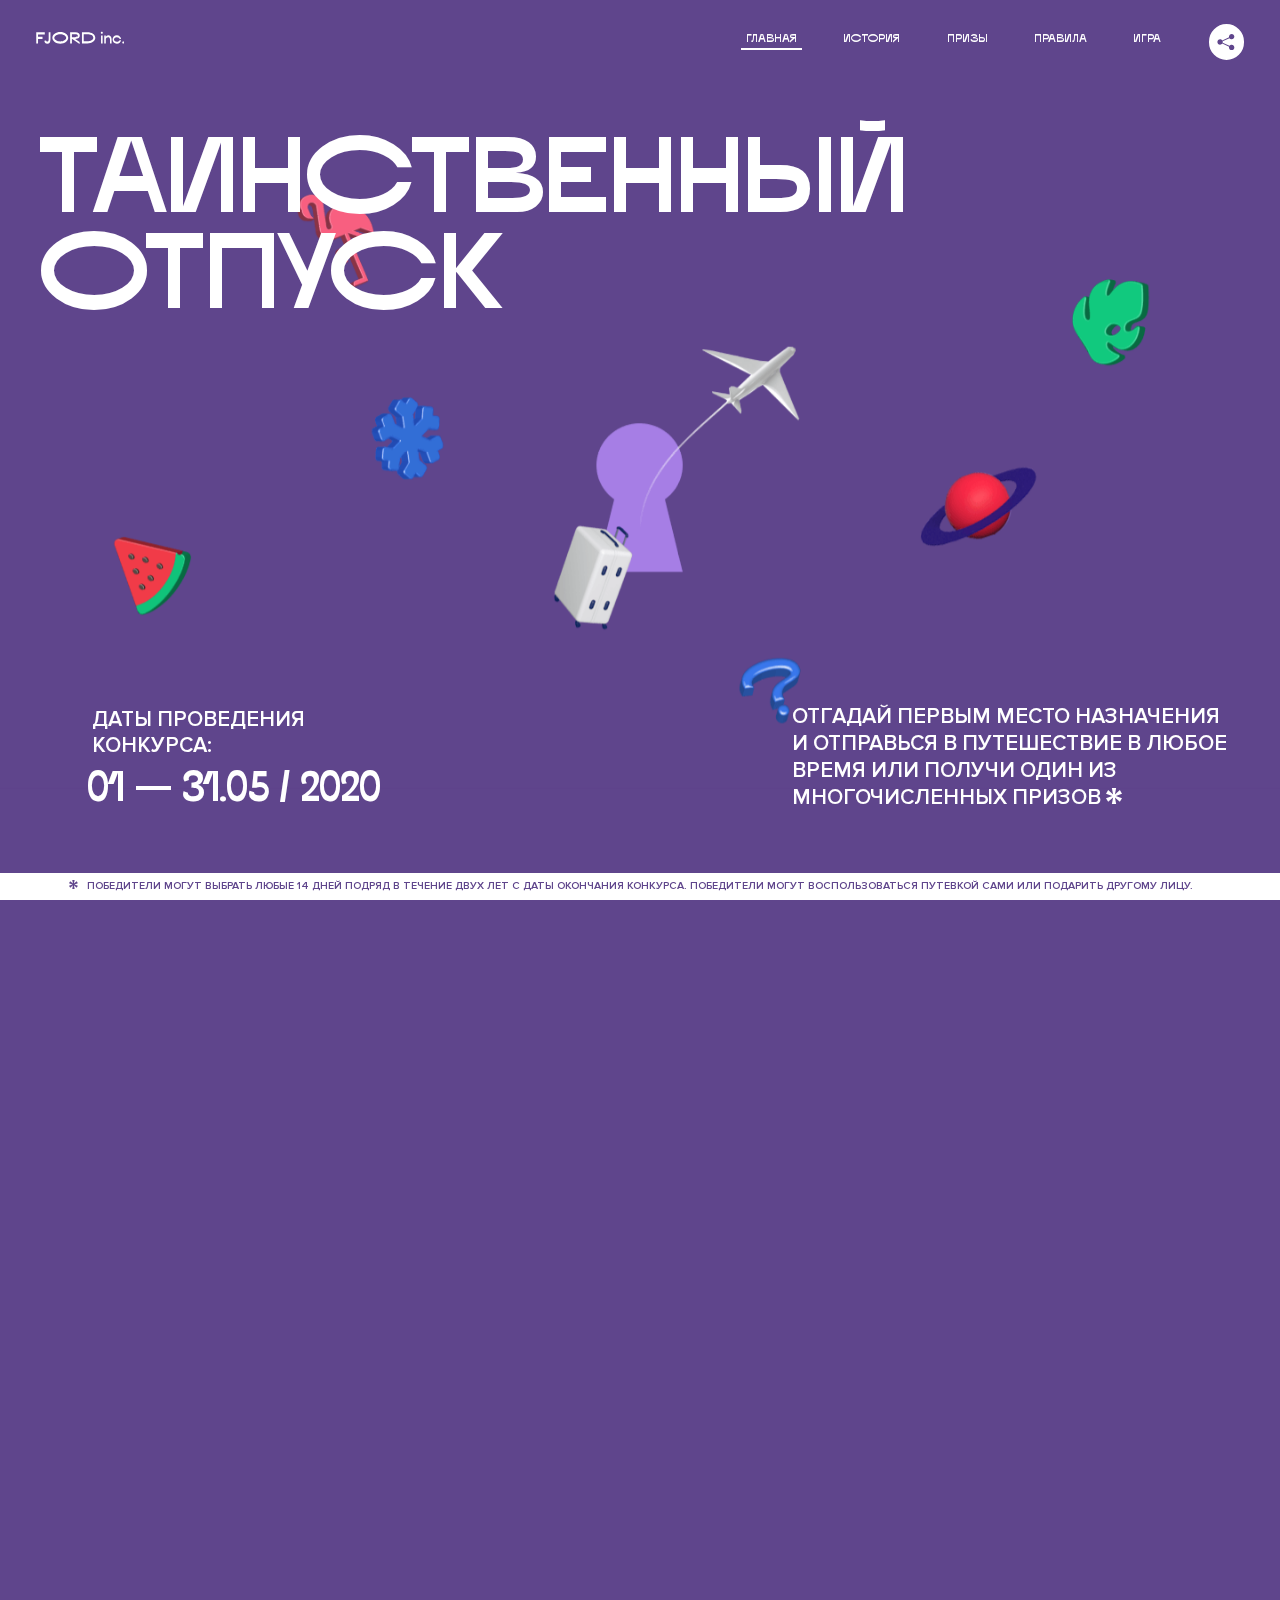
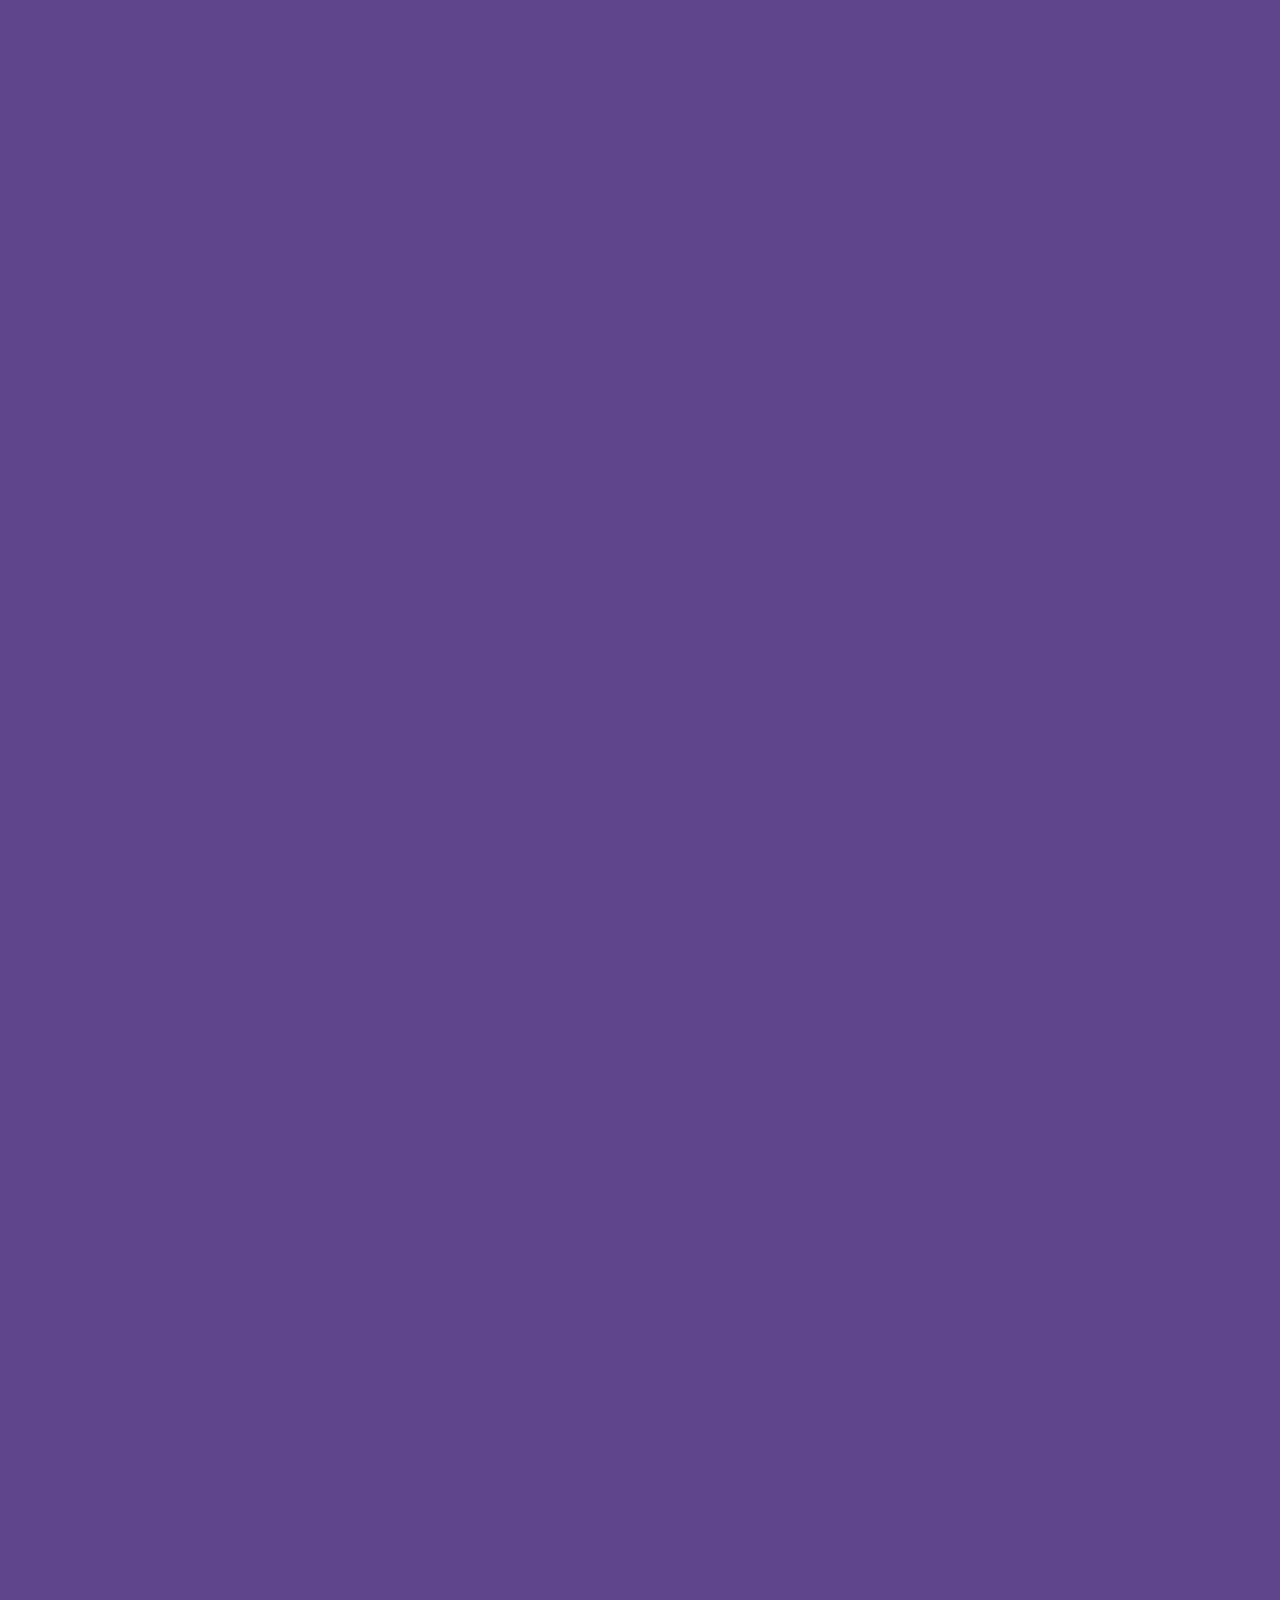
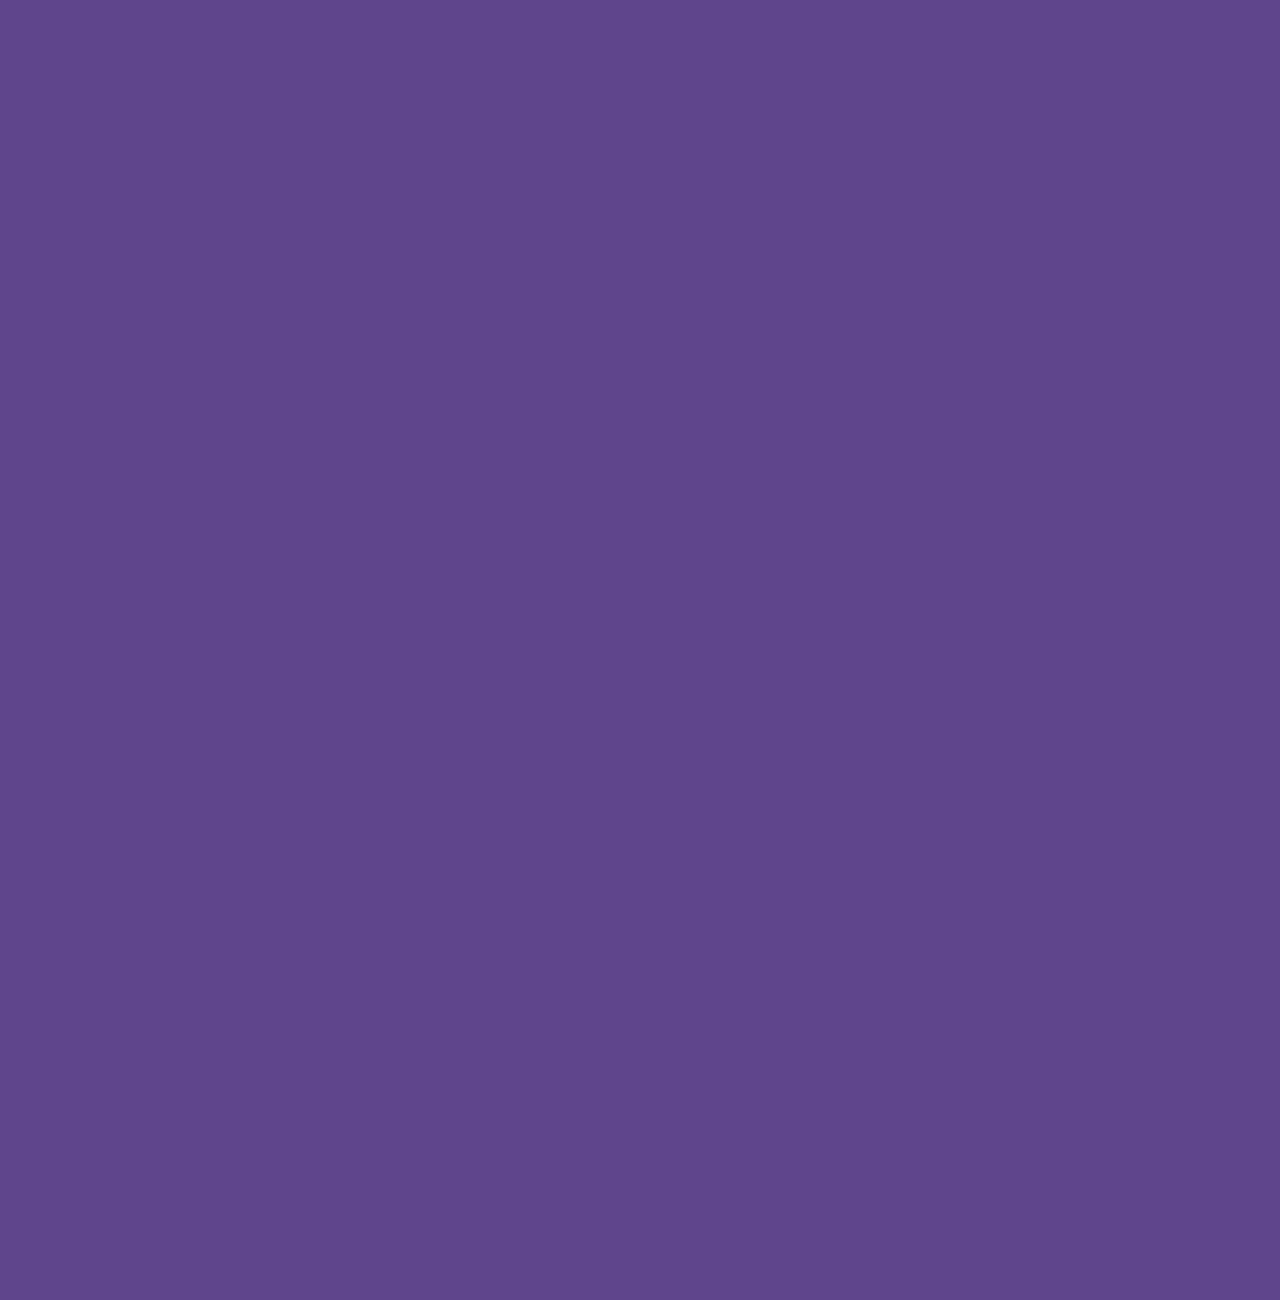
<file: 2/index.html>
<!DOCTYPE html>
<html lang="ru">
<head>
  <meta charset="UTF-8">
  <meta name="description" content="">
  <meta name="viewport" content="width=device-width, initial-scale=1.0">
  <meta http-equiv="X-UA-Compatible" content="ie=edge">
  <title>Mysterious Vacation</title>
<link href="css/style.min.css" rel="stylesheet">  <base href="https://htmlacademy-animation.github.io/248693-magic-vacation-1/2/">
</head>
<body>

  <header class="page-header js-header">
    <div class="page-header__wrapper">
      <a href="#" class="page-header__logo" aria-label="Перейти на страницу FJORD.Inc">
        <svg width="100" height="15" viewBox="0 0 100 15" fill="none" xmlns="http://www.w3.org/2000/svg">
          <path d="M0.26 1.4V14H2.276V8.906H7.334V6.44H2.276V3.848H9.872V1.4H0.26ZM12.733 14.36C15.127 14.36 16.243 12.65 16.243 9.5V1.4H14.263V8.96C14.263 11.21 13.723 11.876 12.733 11.876C11.833 11.876 11.473 11.3 11.347 10.58L9.36702 10.94C9.63702 13.046 10.663 14.36 12.733 14.36ZM18.3918 7.7C18.3918 11.372 22.3878 14.36 27.3198 14.36C32.2518 14.36 36.2478 11.372 36.2478 7.7C36.2478 4.028 32.2518 1.04 27.3198 1.04C22.3878 1.04 18.3918 4.028 18.3918 7.7ZM20.6058 7.7C20.6058 5.378 23.6118 3.524 27.3198 3.524C30.9918 3.524 33.9798 5.378 33.9798 7.7C33.9798 10.004 30.9918 11.858 27.3198 11.858C23.6118 11.858 20.6058 10.004 20.6058 7.7ZM40.403 14V8.906H40.799L49.079 14.702V12.38L44.039 8.906H44.201C47.999 8.906 49.277 7.304 49.277 5.162C49.277 3.092 47.999 1.4 44.201 1.4H38.387V14H40.403ZM43.535 3.722C45.785 3.722 47.045 4.136 47.045 5.432C47.045 6.764 45.785 7.034 43.535 7.034H40.403V3.722H43.535ZM51.6936 1.382V14H57.8676C62.7456 14 66.7236 11.534 66.7236 7.7C66.7236 3.848 62.7456 1.382 57.8676 1.382H51.6936ZM53.7096 11.624V3.722H57.5436C61.5396 3.722 64.4916 5.018 64.4916 7.7C64.4916 10.238 61.5396 11.624 57.5436 11.624H53.7096ZM73.1832 14.018H74.9832V5H73.1832V14.018ZM72.9132 1.976C72.9132 2.57 73.3992 3.092 74.0832 3.092C74.7492 3.092 75.2352 2.57 75.2352 1.976C75.2352 1.382 74.7672 0.805999 74.0832 0.805999C73.3812 0.805999 72.9132 1.382 72.9132 1.976ZM76.7867 14H78.5687V9.104C78.7487 8.006 79.5947 6.962 81.0887 6.962C82.1147 6.962 83.2667 7.448 83.2667 9.554V14H85.0487V9.014C85.0487 6.152 83.2307 4.73 81.3587 4.73C79.9187 4.73 79.0727 5.558 78.5687 6.854V5H76.7867V14ZM90.9898 14.27C93.5098 14.27 95.3818 12.506 95.7238 10.328H94.0498C93.7258 11.3 92.6998 12.02 90.9898 12.02C88.8478 12.02 87.7678 10.922 87.7678 9.59C87.7678 8.24 88.8478 6.962 90.9898 6.962C92.7538 6.962 93.7978 7.844 94.0858 8.924H95.7418C95.4358 6.71 93.6178 4.73 90.9898 4.73C88.0918 4.73 86.1298 7.124 86.1298 9.59C86.1298 12.074 88.1278 14.27 90.9898 14.27ZM97.0693 12.938C97.0693 13.658 97.5553 14.144 98.2753 14.144C98.9953 14.144 99.4813 13.658 99.4813 12.938C99.4813 12.2 98.9953 11.714 98.2753 11.714C97.5553 11.714 97.0693 12.2 97.0693 12.938Z" fill="currentColor"></path>
        </svg>
      </a>
      <button class="page-header__toggler js-menu-toggler" type="button" aria-label="Управление мобильным меню"><span>Меню</span></button>
      <nav class="page-header__nav">
        <div class="page-header__menu js-menu" id="menu">
          <ul>
            <li>
              <a class="js-menu-link" href="#top" data-href="top">главная</a>
            </li>
            <li>
              <a class="js-menu-link" href="#story" data-href="story">история</a>
            </li>
            <li>
              <a class="js-menu-link" href="#prizes" data-href="prizes">призы</a>
            </li>
            <li>
              <a class="js-menu-link" href="#rules" data-href="rules">правила</a>
            </li>
            <li>
              <a class="js-menu-link" href="#game" data-href="game">игра</a>
            </li>
          </ul>
        </div>
        <div class="page-header__social">
          <div class="social-block js-social-block">
            <button class="social-block__toggler" aria-label="Управлять блоком с социальными кнопками">
              <svg width="26" height="22" viewBox="0 0 27 22" fill="none" xmlns="http://www.w3.org/2000/svg">
                <path d="M19.6721 7.43664C21.6273 7.43664 23.213 5.85095 23.213 3.89566C23.213 1.94037 21.6273 0.354675 19.6721 0.354675C17.7168 0.354675 16.1311 1.94037 16.1311 3.89566C16.1311 4.19968 16.1728 4.49178 16.2458 4.77345L7.21751 8.95527C6.57519 8.05214 5.52303 7.46049 4.33078 7.46049C2.37549 7.46049 0.789795 9.04618 0.789795 11.0015C0.789795 12.9568 2.37549 14.5425 4.33078 14.5425C5.52303 14.5425 6.57668 13.9508 7.21751 13.0477L16.2458 17.2295C16.1743 17.5112 16.1311 17.8033 16.1311 18.1073C16.1311 20.0626 17.7168 21.6483 19.6721 21.6483C21.6273 21.6483 23.213 20.0626 23.213 18.1073C23.213 16.152 21.6273 14.5663 19.6721 14.5663C18.4798 14.5663 17.4262 15.158 16.7853 16.0611L7.75701 11.8793C7.82854 11.5976 7.87176 11.3055 7.87176 11.0015C7.87176 10.6974 7.83003 10.4053 7.75701 10.1237L16.7853 5.94186C17.4262 6.84499 18.4783 7.43664 19.6721 7.43664Z" fill="currentColor"></path>
              </svg>
            </button>
            <ul class="social-block__list">
              <li>
                <a class="social-block__link social-block__link--fb" href="#" aria-label="Мы на Facebook">
                  <svg width="8" height="17" viewBox="0 0 8 17" fill="none" xmlns="http://www.w3.org/2000/svg">
                    <path d="M4.24646 16.9899H1.09275L1.05793 8.49828H0V5.30707H1.05793V3.81124C1.05793 1.42084 2.57654 0 5.21735 0H7.41758V3.18585H5.30841C4.28262 3.18585 4.2478 3.48582 4.2478 4.24914V5.30707H7.42964L7.16716 8.49828H4.2478V16.9899H4.24646Z" fill="currentColor"></path>
                  </svg>
                </a>
              </li>
              <li>
                <a class="social-block__link social-block__link--insta" href="#" aria-label="Мы в Instagram">
                  <svg width="15" height="15" viewBox="0 0 15 15" fill="none" xmlns="http://www.w3.org/2000/svg">
                    <path d="M11.0197 0H4.19806C2.14246 0 0.471191 1.66993 0.471191 3.72285V10.5499C0.471191 12.6082 2.14112 14.2727 4.19806 14.2727H11.0197C13.0753 14.2727 14.7466 12.6082 14.7466 10.5499V3.72285C14.7466 1.67127 13.0753 0 11.0197 0ZM11.0197 12.4849H4.19806C3.13076 12.4849 2.26432 11.6158 2.26432 10.5512V3.72419C2.26432 2.65956 3.13076 1.79715 4.19806 1.79715H11.0197C12.087 1.79715 12.9535 2.6609 12.9535 3.72419V10.5512C12.9535 11.6145 12.087 12.4849 11.0197 12.4849Z" fill="currentColor"></path>
                    <path d="M7.60887 3.11084C5.38989 3.11084 3.58203 4.9187 3.58203 7.14036C3.58203 9.35532 5.38989 11.1645 7.60887 11.1645C9.83053 11.1645 11.6357 9.35666 11.6357 7.14036C11.6357 4.9187 9.83053 3.11084 7.60887 3.11084ZM7.60887 9.36871C6.37551 9.36871 5.37784 8.37372 5.37784 7.14036C5.37784 5.90699 6.37551 4.90665 7.60887 4.90665C8.83822 4.90665 9.84259 5.90833 9.84259 7.14036C9.84392 8.37238 8.83822 9.36871 7.60887 9.36871Z" fill="currentColor"></path>
                    <path d="M11.3573 2.35962C10.8256 2.35962 10.3931 2.79752 10.3931 3.32381C10.3931 3.85546 10.8256 4.29336 11.3573 4.29336C11.8862 4.29336 12.3215 3.85546 12.3215 3.32381C12.3215 2.79752 11.8862 2.35962 11.3573 2.35962Z" fill="currentColor"></path>
                  </svg>
                </a>
              </li>
              <li>
                <a class="social-block__link social-block__link--vk" href="#" aria-label="Мы ВКонтакте">
                  <svg width="17" height="10" viewBox="0 0 17 10" fill="none" xmlns="http://www.w3.org/2000/svg">
                    <path d="M14.1234 4.9002C14.1234 4.9002 16.3623 1.72708 16.5866 0.680242C16.6595 0.312285 16.4947 0.103188 16.1069 0.103188C16.1069 0.103188 14.8193 0.103188 14.168 0.103188C13.7235 0.103188 13.5587 0.293278 13.4235 0.579768C13.4235 0.579768 12.3724 2.82553 11.0969 4.24712C10.6861 4.70333 10.4781 4.84318 10.2511 4.84318C10.0646 4.84318 9.98625 4.6911 9.98625 4.27834V0.649016C9.98625 0.147997 9.92545 0.00135496 9.5066 0.00135496H6.39628C6.15578 0.00135496 6.0085 0.134417 6.0085 0.324506C6.0085 0.801084 6.73406 0.908351 6.73406 2.20231V4.87305C6.73406 5.40529 6.70569 5.61575 6.45303 5.61575C5.78016 5.61575 4.19528 3.30618 3.30623 0.678887C3.12923 0.145282 2.93737 0 2.43475 0H0.486409C0.205373 0 0 0.190085 0 0.476576C0 0.991172 0.60666 3.40801 2.99277 6.64358C4.59927 8.8201 6.70569 10 8.60269 10C9.76196 10 10.0416 9.80312 10.0416 9.31432V7.63883C10.0416 7.22607 10.2065 7.04956 10.4429 7.04956C10.7078 7.04956 11.1847 7.13238 12.2805 8.22268C13.5843 9.47862 13.6762 10 14.3896 10H16.5676C16.7919 10 17 9.89273 17 9.52342C17 9.02919 16.3623 8.15343 15.384 7.10659C14.9801 6.56755 14.3302 5.98914 14.1248 5.72301C13.8275 5.40801 13.9154 5.23014 14.1234 4.9002Z" fill="currentColor"></path>
                  </svg>
                </a>
              </li>
            </ul>
          </div>
        </div>
      </nav>
    </div>
  </header>

  <main class="page-content">

    <section class="animation-screen"></section>

    <section class="screen screen--hidden screen--intro" id="top">
      <div class="screen__wrapper">
        <div class="intro">
          <h1 class="intro__title">Таинственный отпуск</h1>
          <div class="intro__content">
            <div class="intro__info">
              <p class="intro__label">Даты проведения конкурса:</p>
              <p class="intro__date">01 — 31.05 / 2020</p>
            </div>
            <div class="intro__message">
              <p>
                Отгадай первым место назначения и&nbsp;отправься в&nbsp;путешествие в&nbsp;любое время или получи один из многочисленных призов
                <svg width="16" height="16" viewBox="0 0 10 10" fill="none" xmlns="http://www.w3.org/2000/svg">
                  <path d="M0 6.35337L3.90271 4.99012L0 3.64663L1.34615 1.32374L4.44287 4.01073L3.67364 0H6.34615L5.57692 4.01073L8.65385 1.32374L10 3.64663L6.13405 4.99012L10 6.35337L8.65385 8.65651L5.57692 5.98927L6.34615 10H3.67364L4.44287 5.96952L1.34615 8.65651L0 6.35337Z" fill="currentColor"></path>
                </svg>
              </p>
            </div>
          </div>
        </div>
      </div>
      <div class="screen__footer js-footer">
        <button class="screen__footer-enlarge js-footer-toggler" type="button" aria-label="Показать сообщение">
          <svg width="10" height="10" viewBox="0 0 10 10" fill="none" xmlns="http://www.w3.org/2000/svg">
            <path d="M0 6.35337L3.90271 4.99012L0 3.64663L1.34615 1.32374L4.44287 4.01073L3.67364 0H6.34615L5.57692 4.01073L8.65385 1.32374L10 3.64663L6.13405 4.99012L10 6.35337L8.65385 8.65651L5.57692 5.98927L6.34615 10H3.67364L4.44287 5.96952L1.34615 8.65651L0 6.35337Z" fill="currentColor"></path>
          </svg>
        </button>
        <button class="screen__footer-collapse js-footer-toggler" type="button" aria-label="Скрыть сообщение">
          <svg width="13" height="13" viewBox="0 0 13 13" fill="none" xmlns="http://www.w3.org/2000/svg">
            <line x1="12.3536" y1="0.353553" x2="0.738349" y2="11.9688" stroke="currentColor"></line>
            <line x1="0.738319" y1="0.539925" x2="12.3535" y2="12.1551" stroke="currentColor"></line>
          </svg>
        </button>
        <div class="screen__footer-wrapper">
          <div class="screen__footer-announce">
            <p class="screen__footer-label">Даты проведения конкурса:</p>
            <p class="screen__footer-date">01 — 31.05 / 2020</p>
          </div>
          <div class="screen__footer-note">
            <p>
              <svg width="10" height="10" viewBox="0 0 10 10" fill="none" xmlns="http://www.w3.org/2000/svg">
                <path d="M0 6.35337L3.90271 4.99012L0 3.64663L1.34615 1.32374L4.44287 4.01073L3.67364 0H6.34615L5.57692 4.01073L8.65385 1.32374L10 3.64663L6.13405 4.99012L10 6.35337L8.65385 8.65651L5.57692 5.98927L6.34615 10H3.67364L4.44287 5.96952L1.34615 8.65651L0 6.35337Z" fill="currentColor"></path>
              </svg>
              <span>Победители могут выбрать любые 14 дней подряд в&nbsp;течение двух лет с&nbsp;даты окончания конкурса. Победители могут воспользоваться путевкой сами или подарить другому лицу.</span>
            </p>
          </div>
        </div>
      </div>
    </section>

    <section class="screen screen--hidden screen--story" id="story">

      <div class="slider swiper-container js-slider">

        <div class="swiper-wrapper">

          <div class="slider__item swiper-slide">
            <h2 class="slider__item-title">История</h2>
            <p class="slider__item-text">Джеймс Таргет был основателем компании &laquo;Fjord Inc.&raquo;. С&nbsp;1965 года &laquo;Fjord Inc.&raquo; прославилась надёжными и&nbsp;удобными чемоданами и&nbsp;аксессуарами для туристов.</p>
          </div>

          <div class="slider__item swiper-slide">
            <p class="slider__item-text">Когда Джеймсу было 7&nbsp;лет, в&nbsp;их&nbsp;доме гостил дядюшка и&nbsp;развлекал детей рассказами о&nbsp;своей поездке в&nbsp;место, показавшееся малышу Таргету невероятным. Тогда Джеймс решил, что однажды посетит его, но&nbsp;не&nbsp;будет рассказывать о&nbsp;мечте, пока не&nbsp;осуществит.</p>
          </div>

          <div class="slider__item swiper-slide">
            <p class="slider__item-text">Джеймс Таргет стал увлеченным путешественником. Он&nbsp;посетил 5&nbsp;континентов, 126&nbsp;стран.</p>
          </div>

          <div class="slider__item swiper-slide">
            <p class="slider__item-text">Он&nbsp;сплавлялся по&nbsp;Амазонке и&nbsp;погружался в&nbsp;пещеры Франции, медитировал в&nbsp;горах Тибета и&nbsp;пожимал руку вождя племени Акугауа.</p>
          </div>

          <div class="slider__item swiper-slide">
            <p class="slider__item-text">Из&nbsp;своих поездок Джеймс Таргет привозил идеи, как сделать свои чемоданы &laquo;Fjord Inc.&raquo; удобными и&nbsp;приспособленными к&nbsp;разным дорожным условиям.</p>
          </div>

          <div class="slider__item swiper-slide">
            <p class="slider__item-text">Всё это время Джеймс не&nbsp;оставлял идею поездки своей мечты. Однако, как только он&nbsp;брался за&nbsp;планирование, возникали препятствия, не&nbsp;позволяющие отправиться туда.</p>
          </div>

          <div class="slider__item swiper-slide">
            <p class="slider__item-text">В&nbsp;возрасте 67&nbsp;лет Джеймс Таргет попал под лавину и&nbsp;погиб. В&nbsp;своём завещании он&nbsp;поручил отправить в&nbsp;заветное путешествие трёх смельчаков, единых с&nbsp;ним духом.</p>
          </div>

          <div class="slider__item swiper-slide">
            <p class="slider__item-text">Тех, кто сможет узнать таинственное место, задавая вопросы специально обученному ИИ&nbsp;&laquo;Соне&raquo;, ждет фантастическое путешествие.</p>
          </div>
        </div>
        <div class="slider__controls">
          <button class="slider__control slider__control--prev js-control-prev" type="button" aria-label="Показать предыдущую историю">
            <svg width="12" height="22" viewBox="0 0 12 22" fill="none" xmlns="http://www.w3.org/2000/svg">
              <path d="M11 1L1 11L11 21" stroke="currentColor" stroke-width="2" stroke-linejoin="round"></path>
            </svg>
          </button>
          <button class="slider__control slider__control--next js-control-next" type="button" aria-label="Показать следующую историю">
            <svg width="12" height="22" viewBox="0 0 12 22" fill="none" xmlns="http://www.w3.org/2000/svg">
              <path d="M1 1L11 11L1 21" stroke="currentColor" stroke-width="2" stroke-linejoin="round"></path>
            </svg>
          </button>
        </div>
        <div class="slider__pagination swiper-pagination"></div>
      </div>
    </section>

    <section class="screen screen--hidden screen--prizes" id="prizes">
      <div class="screen__wrapper">
        <div class="prizes">
          <h2 class="prizes__title">ПРизы</h2>
          <div class="prizes__lead">
            <p>Найди ответ и&nbsp;получи один из&nbsp;призов:</p>
          </div>
          <ul class="prizes__list">
            <li class="prizes__item prizes__item--journeys">
              <div class="prizes__icon">
                <picture>
                  <source srcset="img/prize1-mob.svg" media="(orientation: portrait)">
                  <img src="img/prize1.svg" alt="">
                </picture>
              </div>
              <p class="prizes__desc">
                <b>3</b>
                <span>загадочных путешествия</span>
              </p>
            </li>
            <li class="prizes__item prizes__item--cases">
              <div class="prizes__icon">
                <picture>
                  <source srcset="img/prize2-mob.svg" media="(orientation: portrait)">
                  <img src="img/prize2.svg" alt="">
                </picture>
              </div>
              <p class="prizes__desc">
                <b>7</b>
                <span>надежных чемоданов</span>
              </p>
            </li>
            <li class="prizes__item prizes__item--codes">
              <div class="prizes__icon">
                <picture>
                  <source srcset="img/prize3-mob.svg" media="(orientation: portrait)">
                  <img src="img/prize3.svg" alt="">
                </picture>
              </div>
              <p class="prizes__desc">
                <b>900</b>
                <span>
                  промокодов на&nbsp;скидку 15%
                  <svg width="10" height="10" viewBox="0 0 10 10" fill="none" xmlns="http://www.w3.org/2000/svg">
                    <path d="M0 6.35337L3.90271 4.99012L0 3.64663L1.34615 1.32374L4.44287 4.01073L3.67364 0H6.34615L5.57692 4.01073L8.65385 1.32374L10 3.64663L6.13405 4.99012L10 6.35337L8.65385 8.65651L5.57692 5.98927L6.34615 10H3.67364L4.44287 5.96952L1.34615 8.65651L0 6.35337Z" fill="currentColor"></path>
                  </svg>
                </span>
              </p>
            </li>
          </ul>
        </div>
      </div>
      <div class="screen__footer js-footer">
        <button class="screen__footer-enlarge js-footer-toggler" type="button" aria-label="Показать сообщение">
          <svg width="10" height="10" viewBox="0 0 10 10" fill="none" xmlns="http://www.w3.org/2000/svg">
            <path d="M0 6.35337L3.90271 4.99012L0 3.64663L1.34615 1.32374L4.44287 4.01073L3.67364 0H6.34615L5.57692 4.01073L8.65385 1.32374L10 3.64663L6.13405 4.99012L10 6.35337L8.65385 8.65651L5.57692 5.98927L6.34615 10H3.67364L4.44287 5.96952L1.34615 8.65651L0 6.35337Z" fill="currentColor"></path>
          </svg>
        </button>
        <button class="screen__footer-collapse js-footer-toggler" type="button" aria-label="Скрыть сообщение">
          <svg width="13" height="13" viewBox="0 0 13 13" fill="none" xmlns="http://www.w3.org/2000/svg">
            <line x1="12.3536" y1="0.353553" x2="0.738349" y2="11.9688" stroke="currentColor"></line>
            <line x1="0.738319" y1="0.539925" x2="12.3535" y2="12.1551" stroke="currentColor"></line>
          </svg>
        </button>
        <div class="screen__footer-wrapper">
          <div class="screen__footer-announce">
            <p class="screen__footer-label">Даты проведения конкурса:</p>
            <p class="screen__footer-date">01 — 31.05 / 2020</p>
          </div>
          <div class="screen__footer-note">
            <p>
              <svg width="10" height="10" viewBox="0 0 10 10" fill="none" xmlns="http://www.w3.org/2000/svg">
                <path d="M0 6.35337L3.90271 4.99012L0 3.64663L1.34615 1.32374L4.44287 4.01073L3.67364 0H6.34615L5.57692 4.01073L8.65385 1.32374L10 3.64663L6.13405 4.99012L10 6.35337L8.65385 8.65651L5.57692 5.98927L6.34615 10H3.67364L4.44287 5.96952L1.34615 8.65651L0 6.35337Z" fill="currentColor"></path>
              </svg>
              <span>Скидка&nbsp;15% на&nbsp;единоразовое приобретение путёвки с&nbsp;1&nbsp;июня 2020 по&nbsp;31&nbsp;мая 2022&nbsp;года. Суммируется с&nbsp;другими акциями</span>
            </p>
          </div>
        </div>
      </div>
    </section>

    <section class="screen screen--hidden screen--rules" id="rules">
      <div class="screen__wrapper">
        <div class="rules">
          <h2 class="rules__title">Правила</h2>
          <div class="rules__lead">
            <p>Для того чтобы получить наследство Джеймса Таргета, тебе нужно выведать у&nbsp;&laquo;Сони&raquo;, куда предстоит отправиться тебе в&nbsp;случае победы</p>
          </div>
          <ol class="rules__list">
            <li class="rules__item">
              <p>Тебе отводится <br>5&nbsp;минут</p>
            </li>
            <li class="rules__item">
              <p>Задавай любые вопросы в&nbsp;текстовом поле</p>
            </li>
            <li class="rules__item">
              <p>Нажимай кнопку &laquo;Узнать&raquo;, чтобы получить ответ</p>
            </li>
            <li class="rules__item">
              <p>&laquo;Соня&raquo; может отвечать только&nbsp;Да или Нет</p>
            </li>
          </ol>
          <a href="#game" class="rules__link btn">Погнали!</a>
        </div>
      </div>
      <div class="screen__disclaimer">
        <div class="disclaimer">
          <ul>
            <li>
              <a href="#">Правовая информация</a>
            </li>
            <li>
              <a href="#">Подробные правила</a>
            </li>
          </ul>
        </div>
      </div>
    </section>

    <section class="screen screen--hidden screen--game" id="game">
      <div class="screen__wrapper">
        <div class="game">
          <div class="game__header">
            <h2 class="game__title">Игра</h2>
            <div class="game__counter">
              <span>05</span>:<span>00</span>
            </div>
          </div>
          <div class="game__body">
            <div class="chat">
              <div class="chat__body js-chat">
                <ul class="chat__list" id="messages"></ul>
              </div>
              <div class="chat__footer">
                <form action="#" method="post" class="form" id="message-form">
                  <label for="message-field" class="visually-hidden">Поле для ввода вопроса</label>
                  <input type="text" class="form__field" id="message-field">
                  <button class="form__button btn">
                    Узнать
                    <svg width="18" height="19" viewBox="0 0 18 19" fill="none" xmlns="http://www.w3.org/2000/svg">
                      <path stroke="currentColor" stroke-width="2" d="M9 19V1"></path>
                      <path d="M1 9l8-8 8 8" stroke="currentColor" stroke-width="2" stroke-linejoin="round"></path>
                    </svg>
                  </button>
                </form>
              </div>
            </div>
          </div>
          <!-- временные кнопки для показа результата -->
          <div class="game__buttons">
            <button class="game__button btn js-show-result" type="button" data-target="result">Положительный результат</button>
            <button class="game__button btn js-show-result" type="button" data-target="result2">Положительный результат - 2</button>
            <button class="game__button btn js-show-result" type="button" data-target="result3">Отрицательный результат</button>
          </div>
        </div>
      </div>
    </section>

    <section class="screen screen--hidden screen--result" id="result">
      <div class="screen__wrapper">
        <div class="result result--trip">
          <div class="result__image">
            <picture>
              <source srcset="img/result1-mob.png 1x, img/result1-mob@2x.png 2x" media="(max-width: 768px) and (orientation: portrait)">
              <img src="img/result1.png" srcset="img/result1@2x.png 2x" alt="">
            </picture>
          </div>
          <h2 class="result__title">
            <span class="visually-hidden">ПОбеда!</span>
            <svg xmlns="http://www.w3.org/2000/svg" viewBox="0 0 568.85 109.24">
              <path d="M16,24.44V92H2.6V8H75V92H61.52V24.44H16Z" transform="translate(-2.1 -1.5)" fill="none" stroke="currentColor"></path>
              <path d="M148.76,5.6c32.88,0,59.52,19.92,59.52,44.4s-26.64,44.4-59.52,44.4S89.24,74.48,89.24,50,115.88,5.6,148.76,5.6Zm0,72.12c24.48,0,44.4-12.36,44.4-27.72s-19.92-27.84-44.4-27.84C124,22.16,104,34.52,104,50S124,77.72,148.76,77.72Z" transform="translate(-2.1 -1.5)" fill="none" stroke="currentColor"></path>
              <path d="M287.36,8V24.44H236v14.4h25.32c25.44,0,34,11.16,34,26.52,0,15.6-8.52,26.64-34,26.64H222.56V8h64.8ZM256.88,76.52c15.12,0,23.52-2,23.52-11.52S272,54.44,256.88,54.44H236V76.52h20.88Z" transform="translate(-2.1 -1.5)" fill="none" stroke="currentColor"></path>
              <path d="M371.47,8V24.44H320.84V41.6h33.6V58h-33.6V75.56h50.64V92H307.4V8h64.08Z" transform="translate(-2.1 -1.5)" fill="none" stroke="currentColor"></path>
              <path d="M382.39,110.24V75.56h7.44c4.56-4.68,7.8-18.36,8.76-56L399,8h48.6V75.56h10v34.68H442.87V92H397v18.24H382.39Zm51.72-34.68V24.44H411.55v3.12c-0.48,22.44-3.24,37.68-7.2,48h29.76Z" transform="translate(-2.1 -1.5)" fill="none" stroke="currentColor"></path>
              <path d="M463.75,92l28-84h27.12l28.08,84H533.47l-7.8-23.52h-37.8L480.07,92H463.75Zm56.64-40L507,11.84,493.51,52h26.88Z" transform="translate(-2.1 -1.5)" fill="none" stroke="currentColor"></path>
              <path d="M554.12,70.4L555.55,2H569l1.44,68.4H554.12Zm8.28,6.36c4.8,0,8,3.24,8,8.16a8,8,0,1,1-16.08,0C554.35,80,557.59,76.76,562.39,76.76Z" transform="translate(-2.1 -1.5)" fill="none" stroke="currentColor"></path>
            </svg>
          </h2>
          <div class="result__text">
            <p>ты&nbsp;отправляешься в&nbsp;Арктику!</p>
          </div>
          <div class="result__form">
            <form action="#" method="post" class="form form--result">
              <label for="email-field" class="form__label">зарегистрируй результат</label>
              <input type="email" class="form__field" id="email-field" placeholder="e-mail для регистации результата и получения приза" required="">
              <button class="form__button btn">
                отправить
                <svg width="18" height="19" viewBox="0 0 18 19" fill="none" xmlns="http://www.w3.org/2000/svg">
                  <path stroke="currentColor" stroke-width="2" d="M9 19V1"></path>
                  <path d="M1 9l8-8 8 8" stroke="currentColor" stroke-width="2" stroke-linejoin="round"></path>
                </svg>
              </button>
            </form>
          </div>
        </div>
      </div>
    </section>

    <section class="screen screen--hidden screen--result" id="result2">
      <div class="screen__wrapper">
        <div class="result result--prize">
          <div class="result__image">
            <picture>
              <source srcset="img/result2-mob.png 1x, img/result2-mob@2x.png 2x" media="(max-width: 768px) and (orientation: portrait)">
              <img src="img/result2.png" srcset="img/result2@2x.png 2x" alt="">
            </picture>
          </div>
          <h2 class="result__title">
            <span class="visually-hidden">ПОбеда!</span>
            <svg xmlns="http://www.w3.org/2000/svg" viewBox="0 0 568.85 109.24">
              <path d="M16,24.44V92H2.6V8H75V92H61.52V24.44H16Z" transform="translate(-2.1 -1.5)" fill="none" stroke="currentColor"></path>
              <path d="M148.76,5.6c32.88,0,59.52,19.92,59.52,44.4s-26.64,44.4-59.52,44.4S89.24,74.48,89.24,50,115.88,5.6,148.76,5.6Zm0,72.12c24.48,0,44.4-12.36,44.4-27.72s-19.92-27.84-44.4-27.84C124,22.16,104,34.52,104,50S124,77.72,148.76,77.72Z" transform="translate(-2.1 -1.5)" fill="none" stroke="currentColor"></path>
              <path d="M287.36,8V24.44H236v14.4h25.32c25.44,0,34,11.16,34,26.52,0,15.6-8.52,26.64-34,26.64H222.56V8h64.8ZM256.88,76.52c15.12,0,23.52-2,23.52-11.52S272,54.44,256.88,54.44H236V76.52h20.88Z" transform="translate(-2.1 -1.5)" fill="none" stroke="currentColor"></path>
              <path d="M371.47,8V24.44H320.84V41.6h33.6V58h-33.6V75.56h50.64V92H307.4V8h64.08Z" transform="translate(-2.1 -1.5)" fill="none" stroke="currentColor"></path>
              <path d="M382.39,110.24V75.56h7.44c4.56-4.68,7.8-18.36,8.76-56L399,8h48.6V75.56h10v34.68H442.87V92H397v18.24H382.39Zm51.72-34.68V24.44H411.55v3.12c-0.48,22.44-3.24,37.68-7.2,48h29.76Z" transform="translate(-2.1 -1.5)" fill="none" stroke="currentColor"></path>
              <path d="M463.75,92l28-84h27.12l28.08,84H533.47l-7.8-23.52h-37.8L480.07,92H463.75Zm56.64-40L507,11.84,493.51,52h26.88Z" transform="translate(-2.1 -1.5)" fill="none" stroke="currentColor"></path>
              <path d="M554.12,70.4L555.55,2H569l1.44,68.4H554.12Zm8.28,6.36c4.8,0,8,3.24,8,8.16a8,8,0,1,1-16.08,0C554.35,80,557.59,76.76,562.39,76.76Z" transform="translate(-2.1 -1.5)" fill="none" stroke="currentColor"></path>
            </svg>
          </h2>
          <div class="result__text">
            <p>чемодан &laquo;Fjord&nbsp;Inc.&raquo;&nbsp;твой</p>
          </div>
          <div class="result__form">
            <form action="#" method="post" class="form form--result">
              <label for="email-field2" class="form__label">зарегистрируй результат</label>
              <input type="email" class="form__field" id="email-field2" placeholder="e-mail для регистации результата и получения приза" required="">
              <button class="form__button btn">
                отправить
                <svg width="18" height="19" viewBox="0 0 18 19" fill="none" xmlns="http://www.w3.org/2000/svg">
                  <path stroke="currentColor" stroke-width="2" d="M9 19V1"></path>
                  <path d="M1 9l8-8 8 8" stroke="currentColor" stroke-width="2" stroke-linejoin="round"></path>
                </svg>
              </button>
            </form>
          </div>
        </div>
      </div>
    </section>

    <section class="screen screen--hidden screen--result" id="result3">
      <div class="screen__wrapper">
        <div class="result result--negative">
          <div class="result__image">
            <picture>
              <source srcset="img/result3-mob.png 1x, img/result3-mob@2x.png 2x" media="(max-width: 768px) and (orientation: portrait)">
              <img src="img/result3.png" srcset="img/result3@2x.png 2x" alt="">
            </picture>
          </div>
          <h2 class="result__title">
            <span class="visually-hidden">Не угадал!</span>
            <svg xmlns="http://www.w3.org/2000/svg" viewBox="0 0 660.77 109.24">
              <path d="M2.66,92V8H16.1V42.2H53.3V8H66.74V92H53.3V58.64H16.1V92H2.66Z" transform="translate(-2.16 -1.5)" fill="none" stroke="currentColor"></path>
              <path d="M147.62,8V24.44H97V41.6h33.6V58H97V75.56h50.64V92H83.54V8h64.08Z" transform="translate(-2.16 -1.5)" fill="none" stroke="currentColor"></path>
              <path d="M199.22,8l20.52,42.36L235.34,8h16.44l-31,84H204.38l9.48-25.92L185.78,8h13.44Z" transform="translate(-2.16 -1.5)" fill="none" stroke="currentColor"></path>
              <path d="M273.74,24.44V92H260.3V8h50.16V24.44H273.74Z" transform="translate(-2.16 -1.5)" fill="none" stroke="currentColor"></path>
              <path d="M307.1,92l28-84h27.12l28.08,84H376.82L369,68.48h-37.8L323.42,92H307.1Zm56.64-40L350.3,11.84,336.86,52h26.88Z" transform="translate(-2.16 -1.5)" fill="none" stroke="currentColor"></path>
              <path d="M396.38,110.24V75.56h7.44c4.56-4.68,7.8-18.36,8.76-56L412.94,8h48.6V75.56h10v34.68H456.86V92H411v18.24H396.38ZM448.1,75.56V24.44H425.54v3.12c-0.48,22.44-3.24,37.68-7.2,48H448.1Z" transform="translate(-2.16 -1.5)" fill="none" stroke="currentColor"></path>
              <path d="M477.74,92l28-84h27.12L560.9,92H547.46l-7.8-23.52h-37.8L494.06,92H477.74Zm56.64-40-13.44-40.2L507.5,52h26.88Z" transform="translate(-2.16 -1.5)" fill="none" stroke="currentColor"></path>
              <path d="M568.7,76.88a13.77,13.77,0,0,0,5,1c6.6,0,10.44-6.24,12-58.32L586.22,8h46.2V92H619V24.44H598.82l-0.12,3.12C597.14,81,589,94.4,573.74,94.4a28.55,28.55,0,0,1-6.72-.84Z" transform="translate(-2.16 -1.5)" fill="none" stroke="currentColor"></path>
              <path d="M646.1,70.4L647.54,2H661l1.44,68.4H646.1Zm8.28,6.36c4.8,0,8,3.24,8,8.16a8,8,0,0,1-16.08,0C646.34,80,649.58,76.76,654.38,76.76Z" transform="translate(-2.16 -1.5)" fill="none" stroke="currentColor"></path>
            </svg>
          </h2>
          <button class="result__button js-play" type="button">
            не сдавайся!
            <span>
              <svg width="27" height="22" viewBox="0 0 27 22" fill="none" xmlns="http://www.w3.org/2000/svg">
                <path d="M10.6899 1.47998C5.42992 1.47998 1.16992 5.73998 1.16992 11C1.16992 16.26 5.42992 20.52 10.6899 20.52C15.9499 20.52 20.2099 16.26 20.2099 11V7.13998" stroke="currentColor" stroke-width="2" stroke-miterlimit="10"></path>
                <path d="M15.1099 12.5099L20.1499 7.13989L25.3099 12.6299" stroke="currentColor" stroke-width="2" stroke-miterlimit="10" stroke-linejoin="round"></path>
              </svg>
            </span>
          </button>
        </div>
      </div>
    </section>

  </main>

<script src="js/script.js"></script></body>
</html>
</file>
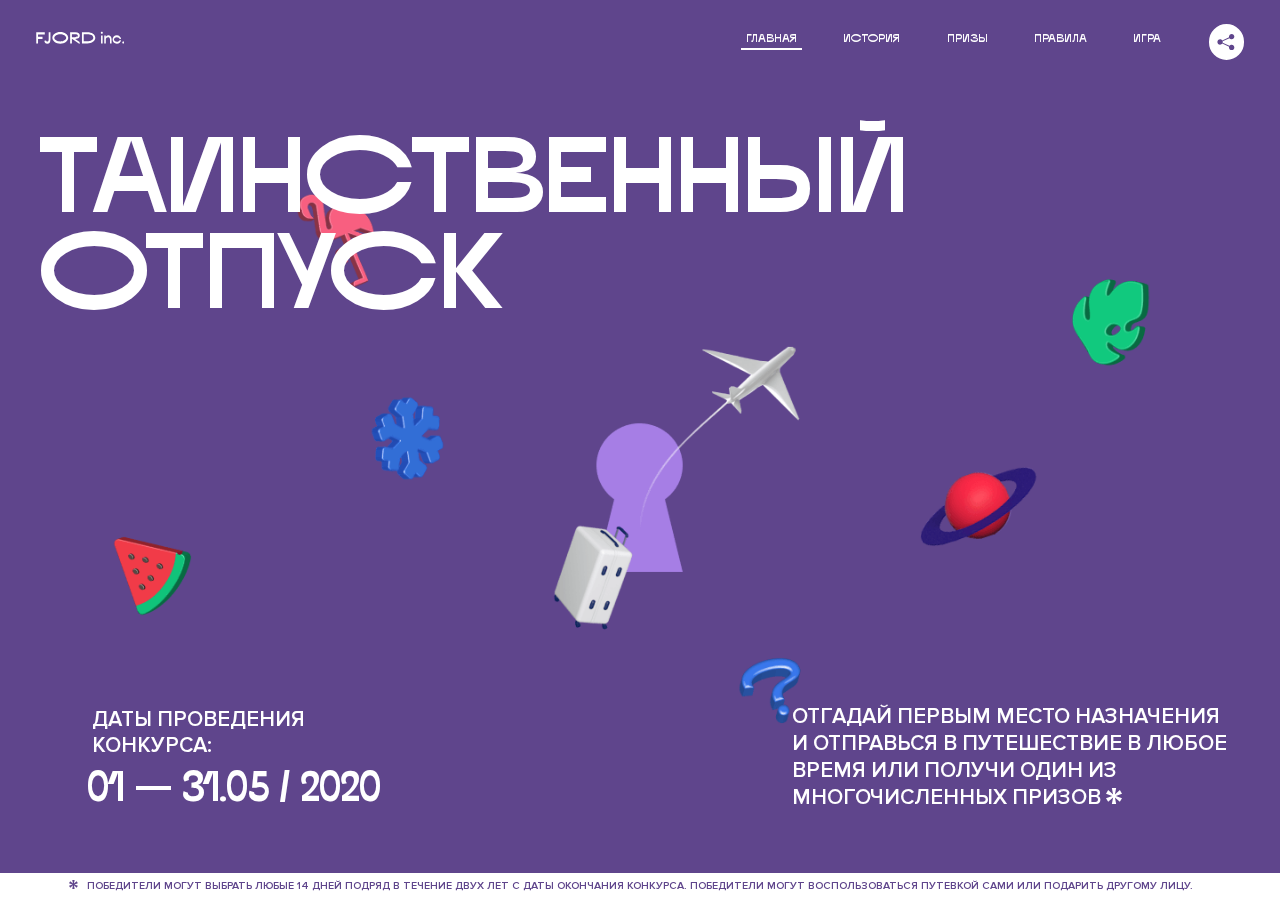
<file: 3/index.html>
<!DOCTYPE html>
<html lang="ru">
<head>
  <meta charset="UTF-8">
  <meta name="description" content="">
  <meta name="viewport" content="width=device-width, initial-scale=1.0">
  <meta http-equiv="X-UA-Compatible" content="ie=edge">
  <title>Mysterious Vacation</title>
<link href="css/style.min.css" rel="stylesheet">  <base href="https://htmlacademy-animation.github.io/248693-magic-vacation-1/3/">
</head>
<body>

  <header class="page-header js-header">
    <div class="page-header__wrapper">
      <a href="#" class="page-header__logo" aria-label="Перейти на страницу FJORD.Inc">
        <svg width="100" height="15" viewBox="0 0 100 15" fill="none" xmlns="http://www.w3.org/2000/svg">
          <path d="M0.26 1.4V14H2.276V8.906H7.334V6.44H2.276V3.848H9.872V1.4H0.26ZM12.733 14.36C15.127 14.36 16.243 12.65 16.243 9.5V1.4H14.263V8.96C14.263 11.21 13.723 11.876 12.733 11.876C11.833 11.876 11.473 11.3 11.347 10.58L9.36702 10.94C9.63702 13.046 10.663 14.36 12.733 14.36ZM18.3918 7.7C18.3918 11.372 22.3878 14.36 27.3198 14.36C32.2518 14.36 36.2478 11.372 36.2478 7.7C36.2478 4.028 32.2518 1.04 27.3198 1.04C22.3878 1.04 18.3918 4.028 18.3918 7.7ZM20.6058 7.7C20.6058 5.378 23.6118 3.524 27.3198 3.524C30.9918 3.524 33.9798 5.378 33.9798 7.7C33.9798 10.004 30.9918 11.858 27.3198 11.858C23.6118 11.858 20.6058 10.004 20.6058 7.7ZM40.403 14V8.906H40.799L49.079 14.702V12.38L44.039 8.906H44.201C47.999 8.906 49.277 7.304 49.277 5.162C49.277 3.092 47.999 1.4 44.201 1.4H38.387V14H40.403ZM43.535 3.722C45.785 3.722 47.045 4.136 47.045 5.432C47.045 6.764 45.785 7.034 43.535 7.034H40.403V3.722H43.535ZM51.6936 1.382V14H57.8676C62.7456 14 66.7236 11.534 66.7236 7.7C66.7236 3.848 62.7456 1.382 57.8676 1.382H51.6936ZM53.7096 11.624V3.722H57.5436C61.5396 3.722 64.4916 5.018 64.4916 7.7C64.4916 10.238 61.5396 11.624 57.5436 11.624H53.7096ZM73.1832 14.018H74.9832V5H73.1832V14.018ZM72.9132 1.976C72.9132 2.57 73.3992 3.092 74.0832 3.092C74.7492 3.092 75.2352 2.57 75.2352 1.976C75.2352 1.382 74.7672 0.805999 74.0832 0.805999C73.3812 0.805999 72.9132 1.382 72.9132 1.976ZM76.7867 14H78.5687V9.104C78.7487 8.006 79.5947 6.962 81.0887 6.962C82.1147 6.962 83.2667 7.448 83.2667 9.554V14H85.0487V9.014C85.0487 6.152 83.2307 4.73 81.3587 4.73C79.9187 4.73 79.0727 5.558 78.5687 6.854V5H76.7867V14ZM90.9898 14.27C93.5098 14.27 95.3818 12.506 95.7238 10.328H94.0498C93.7258 11.3 92.6998 12.02 90.9898 12.02C88.8478 12.02 87.7678 10.922 87.7678 9.59C87.7678 8.24 88.8478 6.962 90.9898 6.962C92.7538 6.962 93.7978 7.844 94.0858 8.924H95.7418C95.4358 6.71 93.6178 4.73 90.9898 4.73C88.0918 4.73 86.1298 7.124 86.1298 9.59C86.1298 12.074 88.1278 14.27 90.9898 14.27ZM97.0693 12.938C97.0693 13.658 97.5553 14.144 98.2753 14.144C98.9953 14.144 99.4813 13.658 99.4813 12.938C99.4813 12.2 98.9953 11.714 98.2753 11.714C97.5553 11.714 97.0693 12.2 97.0693 12.938Z" fill="currentColor"></path>
        </svg>
      </a>
      <button class="page-header__toggler js-menu-toggler" type="button" aria-label="Управление мобильным меню"><span>Меню</span></button>
      <nav class="page-header__nav">
        <div class="page-header__menu js-menu" id="menu">
          <ul>
            <li>
              <a class="js-menu-link" href="#top" data-href="top">главная</a>
            </li>
            <li>
              <a class="js-menu-link" href="#story" data-href="story">история</a>
            </li>
            <li>
              <a class="js-menu-link" href="#prizes" data-href="prizes">призы</a>
            </li>
            <li>
              <a class="js-menu-link" href="#rules" data-href="rules">правила</a>
            </li>
            <li>
              <a class="js-menu-link" href="#game" data-href="game">игра</a>
            </li>
          </ul>
        </div>
        <div class="page-header__social">
          <div class="social-block js-social-block">
            <button class="social-block__toggler" aria-label="Управлять блоком с социальными кнопками">
              <svg width="26" height="22" viewBox="0 0 27 22" fill="none" xmlns="http://www.w3.org/2000/svg">
                <path d="M19.6721 7.43664C21.6273 7.43664 23.213 5.85095 23.213 3.89566C23.213 1.94037 21.6273 0.354675 19.6721 0.354675C17.7168 0.354675 16.1311 1.94037 16.1311 3.89566C16.1311 4.19968 16.1728 4.49178 16.2458 4.77345L7.21751 8.95527C6.57519 8.05214 5.52303 7.46049 4.33078 7.46049C2.37549 7.46049 0.789795 9.04618 0.789795 11.0015C0.789795 12.9568 2.37549 14.5425 4.33078 14.5425C5.52303 14.5425 6.57668 13.9508 7.21751 13.0477L16.2458 17.2295C16.1743 17.5112 16.1311 17.8033 16.1311 18.1073C16.1311 20.0626 17.7168 21.6483 19.6721 21.6483C21.6273 21.6483 23.213 20.0626 23.213 18.1073C23.213 16.152 21.6273 14.5663 19.6721 14.5663C18.4798 14.5663 17.4262 15.158 16.7853 16.0611L7.75701 11.8793C7.82854 11.5976 7.87176 11.3055 7.87176 11.0015C7.87176 10.6974 7.83003 10.4053 7.75701 10.1237L16.7853 5.94186C17.4262 6.84499 18.4783 7.43664 19.6721 7.43664Z" fill="currentColor"></path>
              </svg>
            </button>
            <ul class="social-block__list">
              <li>
                <a class="social-block__link social-block__link--fb" href="#" aria-label="Мы на Facebook">
                  <svg width="8" height="17" viewBox="0 0 8 17" fill="none" xmlns="http://www.w3.org/2000/svg">
                    <path d="M4.24646 16.9899H1.09275L1.05793 8.49828H0V5.30707H1.05793V3.81124C1.05793 1.42084 2.57654 0 5.21735 0H7.41758V3.18585H5.30841C4.28262 3.18585 4.2478 3.48582 4.2478 4.24914V5.30707H7.42964L7.16716 8.49828H4.2478V16.9899H4.24646Z" fill="currentColor"></path>
                  </svg>
                </a>
              </li>
              <li>
                <a class="social-block__link social-block__link--insta" href="#" aria-label="Мы в Instagram">
                  <svg width="15" height="15" viewBox="0 0 15 15" fill="none" xmlns="http://www.w3.org/2000/svg">
                    <path d="M11.0197 0H4.19806C2.14246 0 0.471191 1.66993 0.471191 3.72285V10.5499C0.471191 12.6082 2.14112 14.2727 4.19806 14.2727H11.0197C13.0753 14.2727 14.7466 12.6082 14.7466 10.5499V3.72285C14.7466 1.67127 13.0753 0 11.0197 0ZM11.0197 12.4849H4.19806C3.13076 12.4849 2.26432 11.6158 2.26432 10.5512V3.72419C2.26432 2.65956 3.13076 1.79715 4.19806 1.79715H11.0197C12.087 1.79715 12.9535 2.6609 12.9535 3.72419V10.5512C12.9535 11.6145 12.087 12.4849 11.0197 12.4849Z" fill="currentColor"></path>
                    <path d="M7.60887 3.11084C5.38989 3.11084 3.58203 4.9187 3.58203 7.14036C3.58203 9.35532 5.38989 11.1645 7.60887 11.1645C9.83053 11.1645 11.6357 9.35666 11.6357 7.14036C11.6357 4.9187 9.83053 3.11084 7.60887 3.11084ZM7.60887 9.36871C6.37551 9.36871 5.37784 8.37372 5.37784 7.14036C5.37784 5.90699 6.37551 4.90665 7.60887 4.90665C8.83822 4.90665 9.84259 5.90833 9.84259 7.14036C9.84392 8.37238 8.83822 9.36871 7.60887 9.36871Z" fill="currentColor"></path>
                    <path d="M11.3573 2.35962C10.8256 2.35962 10.3931 2.79752 10.3931 3.32381C10.3931 3.85546 10.8256 4.29336 11.3573 4.29336C11.8862 4.29336 12.3215 3.85546 12.3215 3.32381C12.3215 2.79752 11.8862 2.35962 11.3573 2.35962Z" fill="currentColor"></path>
                  </svg>
                </a>
              </li>
              <li>
                <a class="social-block__link social-block__link--vk" href="#" aria-label="Мы ВКонтакте">
                  <svg width="17" height="10" viewBox="0 0 17 10" fill="none" xmlns="http://www.w3.org/2000/svg">
                    <path d="M14.1234 4.9002C14.1234 4.9002 16.3623 1.72708 16.5866 0.680242C16.6595 0.312285 16.4947 0.103188 16.1069 0.103188C16.1069 0.103188 14.8193 0.103188 14.168 0.103188C13.7235 0.103188 13.5587 0.293278 13.4235 0.579768C13.4235 0.579768 12.3724 2.82553 11.0969 4.24712C10.6861 4.70333 10.4781 4.84318 10.2511 4.84318C10.0646 4.84318 9.98625 4.6911 9.98625 4.27834V0.649016C9.98625 0.147997 9.92545 0.00135496 9.5066 0.00135496H6.39628C6.15578 0.00135496 6.0085 0.134417 6.0085 0.324506C6.0085 0.801084 6.73406 0.908351 6.73406 2.20231V4.87305C6.73406 5.40529 6.70569 5.61575 6.45303 5.61575C5.78016 5.61575 4.19528 3.30618 3.30623 0.678887C3.12923 0.145282 2.93737 0 2.43475 0H0.486409C0.205373 0 0 0.190085 0 0.476576C0 0.991172 0.60666 3.40801 2.99277 6.64358C4.59927 8.8201 6.70569 10 8.60269 10C9.76196 10 10.0416 9.80312 10.0416 9.31432V7.63883C10.0416 7.22607 10.2065 7.04956 10.4429 7.04956C10.7078 7.04956 11.1847 7.13238 12.2805 8.22268C13.5843 9.47862 13.6762 10 14.3896 10H16.5676C16.7919 10 17 9.89273 17 9.52342C17 9.02919 16.3623 8.15343 15.384 7.10659C14.9801 6.56755 14.3302 5.98914 14.1248 5.72301C13.8275 5.40801 13.9154 5.23014 14.1234 4.9002Z" fill="currentColor"></path>
                  </svg>
                </a>
              </li>
            </ul>
          </div>
        </div>
      </nav>
    </div>
  </header>

  <main class="page-content">

    <section class="animation-screen"></section>

    <section class="screen screen--hidden screen--intro" id="top">
      <div class="screen__wrapper">
        <div class="intro">
          <h1 class="intro__title">Таинственный отпуск</h1>
          <div class="intro__content">
            <div class="intro__info">
              <p class="intro__label">Даты проведения конкурса:</p>
              <p class="intro__date">01 — 31.05 / 2020</p>
            </div>
            <div class="intro__message">
              <p>
                Отгадай первым место назначения и&nbsp;отправься в&nbsp;путешествие в&nbsp;любое время или получи один из многочисленных призов
                <svg width="16" height="16" viewBox="0 0 10 10" fill="none" xmlns="http://www.w3.org/2000/svg">
                  <path d="M0 6.35337L3.90271 4.99012L0 3.64663L1.34615 1.32374L4.44287 4.01073L3.67364 0H6.34615L5.57692 4.01073L8.65385 1.32374L10 3.64663L6.13405 4.99012L10 6.35337L8.65385 8.65651L5.57692 5.98927L6.34615 10H3.67364L4.44287 5.96952L1.34615 8.65651L0 6.35337Z" fill="currentColor"></path>
                </svg>
              </p>
            </div>
          </div>
        </div>
      </div>
      <div class="screen__footer js-footer">
        <button class="screen__footer-enlarge js-footer-toggler" type="button" aria-label="Показать сообщение">
          <svg width="10" height="10" viewBox="0 0 10 10" fill="none" xmlns="http://www.w3.org/2000/svg">
            <path d="M0 6.35337L3.90271 4.99012L0 3.64663L1.34615 1.32374L4.44287 4.01073L3.67364 0H6.34615L5.57692 4.01073L8.65385 1.32374L10 3.64663L6.13405 4.99012L10 6.35337L8.65385 8.65651L5.57692 5.98927L6.34615 10H3.67364L4.44287 5.96952L1.34615 8.65651L0 6.35337Z" fill="currentColor"></path>
          </svg>
        </button>
        <button class="screen__footer-collapse js-footer-toggler" type="button" aria-label="Скрыть сообщение">
          <svg width="13" height="13" viewBox="0 0 13 13" fill="none" xmlns="http://www.w3.org/2000/svg">
            <line x1="12.3536" y1="0.353553" x2="0.738349" y2="11.9688" stroke="currentColor"></line>
            <line x1="0.738319" y1="0.539925" x2="12.3535" y2="12.1551" stroke="currentColor"></line>
          </svg>
        </button>
        <div class="screen__footer-wrapper">
          <div class="screen__footer-announce">
            <p class="screen__footer-label">Даты проведения конкурса:</p>
            <p class="screen__footer-date">01 — 31.05 / 2020</p>
          </div>
          <div class="screen__footer-note">
            <p>
              <svg width="10" height="10" viewBox="0 0 10 10" fill="none" xmlns="http://www.w3.org/2000/svg">
                <path d="M0 6.35337L3.90271 4.99012L0 3.64663L1.34615 1.32374L4.44287 4.01073L3.67364 0H6.34615L5.57692 4.01073L8.65385 1.32374L10 3.64663L6.13405 4.99012L10 6.35337L8.65385 8.65651L5.57692 5.98927L6.34615 10H3.67364L4.44287 5.96952L1.34615 8.65651L0 6.35337Z" fill="currentColor"></path>
              </svg>
              <span>Победители могут выбрать любые 14 дней подряд в&nbsp;течение двух лет с&nbsp;даты окончания конкурса. Победители могут воспользоваться путевкой сами или подарить другому лицу.</span>
            </p>
          </div>
        </div>
      </div>
    </section>

    <section class="screen screen--hidden screen--story" id="story">

      <div class="slider swiper-container js-slider">

        <div class="swiper-wrapper">

          <div class="slider__item swiper-slide">
            <h2 class="slider__item-title">История</h2>
            <p class="slider__item-text">Джеймс Таргет был основателем компании &laquo;Fjord Inc.&raquo;. С&nbsp;1965 года &laquo;Fjord Inc.&raquo; прославилась надёжными и&nbsp;удобными чемоданами и&nbsp;аксессуарами для туристов.</p>
          </div>

          <div class="slider__item swiper-slide">
            <p class="slider__item-text">Когда Джеймсу было 7&nbsp;лет, в&nbsp;их&nbsp;доме гостил дядюшка и&nbsp;развлекал детей рассказами о&nbsp;своей поездке в&nbsp;место, показавшееся малышу Таргету невероятным. Тогда Джеймс решил, что однажды посетит его, но&nbsp;не&nbsp;будет рассказывать о&nbsp;мечте, пока не&nbsp;осуществит.</p>
          </div>

          <div class="slider__item swiper-slide">
            <p class="slider__item-text">Джеймс Таргет стал увлеченным путешественником. Он&nbsp;посетил 5&nbsp;континентов, 126&nbsp;стран.</p>
          </div>

          <div class="slider__item swiper-slide">
            <p class="slider__item-text">Он&nbsp;сплавлялся по&nbsp;Амазонке и&nbsp;погружался в&nbsp;пещеры Франции, медитировал в&nbsp;горах Тибета и&nbsp;пожимал руку вождя племени Акугауа.</p>
          </div>

          <div class="slider__item swiper-slide">
            <p class="slider__item-text">Из&nbsp;своих поездок Джеймс Таргет привозил идеи, как сделать свои чемоданы &laquo;Fjord Inc.&raquo; удобными и&nbsp;приспособленными к&nbsp;разным дорожным условиям.</p>
          </div>

          <div class="slider__item swiper-slide">
            <p class="slider__item-text">Всё это время Джеймс не&nbsp;оставлял идею поездки своей мечты. Однако, как только он&nbsp;брался за&nbsp;планирование, возникали препятствия, не&nbsp;позволяющие отправиться туда.</p>
          </div>

          <div class="slider__item swiper-slide">
            <p class="slider__item-text">В&nbsp;возрасте 67&nbsp;лет Джеймс Таргет попал под лавину и&nbsp;погиб. В&nbsp;своём завещании он&nbsp;поручил отправить в&nbsp;заветное путешествие трёх смельчаков, единых с&nbsp;ним духом.</p>
          </div>

          <div class="slider__item swiper-slide">
            <p class="slider__item-text">Тех, кто сможет узнать таинственное место, задавая вопросы специально обученному ИИ&nbsp;&laquo;Соне&raquo;, ждет фантастическое путешествие.</p>
          </div>
        </div>
        <div class="slider__controls">
          <button class="slider__control slider__control--prev js-control-prev" type="button" aria-label="Показать предыдущую историю">
            <svg width="12" height="22" viewBox="0 0 12 22" fill="none" xmlns="http://www.w3.org/2000/svg">
              <path d="M11 1L1 11L11 21" stroke="currentColor" stroke-width="2" stroke-linejoin="round"></path>
            </svg>
          </button>
          <button class="slider__control slider__control--next js-control-next" type="button" aria-label="Показать следующую историю">
            <svg width="12" height="22" viewBox="0 0 12 22" fill="none" xmlns="http://www.w3.org/2000/svg">
              <path d="M1 1L11 11L1 21" stroke="currentColor" stroke-width="2" stroke-linejoin="round"></path>
            </svg>
          </button>
        </div>
        <div class="slider__pagination swiper-pagination"></div>
      </div>

      <div class="screen__bg"></div>
    </section>

    <section class="screen screen--hidden screen--prizes" id="prizes">
      <div class="screen__wrapper">
        <div class="prizes">
          <h2 class="prizes__title">ПРизы</h2>
          <div class="prizes__lead">
            <p>Найди ответ и&nbsp;получи один из&nbsp;призов:</p>
          </div>
          <ul class="prizes__list">
            <li class="prizes__item prizes__item--journeys">
              <div class="prizes__icon">
                <picture>
                  <source srcset="img/prize1-mob.svg" media="(orientation: portrait)">
                  <img src="img/prize1.svg" alt="">
                </picture>
              </div>
              <p class="prizes__desc">
                <b>3</b>
                <span>загадочных путешествия</span>
              </p>
            </li>
            <li class="prizes__item prizes__item--cases">
              <div class="prizes__icon">
                <picture>
                  <source srcset="img/prize2-mob.svg" media="(orientation: portrait)">
                  <img src="img/prize2.svg" alt="">
                </picture>
              </div>
              <p class="prizes__desc">
                <b>7</b>
                <span>надежных чемоданов</span>
              </p>
            </li>
            <li class="prizes__item prizes__item--codes">
              <div class="prizes__icon">
                <picture>
                  <source srcset="img/prize3-mob.svg" media="(orientation: portrait)">
                  <img src="img/prize3.svg" alt="">
                </picture>
              </div>
              <p class="prizes__desc">
                <b>900</b>
                <span>
                  промокодов на&nbsp;скидку 15%
                  <svg width="10" height="10" viewBox="0 0 10 10" fill="none" xmlns="http://www.w3.org/2000/svg">
                    <path d="M0 6.35337L3.90271 4.99012L0 3.64663L1.34615 1.32374L4.44287 4.01073L3.67364 0H6.34615L5.57692 4.01073L8.65385 1.32374L10 3.64663L6.13405 4.99012L10 6.35337L8.65385 8.65651L5.57692 5.98927L6.34615 10H3.67364L4.44287 5.96952L1.34615 8.65651L0 6.35337Z" fill="currentColor"></path>
                  </svg>
                </span>
              </p>
            </li>
          </ul>
        </div>
      </div>
      <div class="screen__footer js-footer">
        <button class="screen__footer-enlarge js-footer-toggler" type="button" aria-label="Показать сообщение">
          <svg width="10" height="10" viewBox="0 0 10 10" fill="none" xmlns="http://www.w3.org/2000/svg">
            <path d="M0 6.35337L3.90271 4.99012L0 3.64663L1.34615 1.32374L4.44287 4.01073L3.67364 0H6.34615L5.57692 4.01073L8.65385 1.32374L10 3.64663L6.13405 4.99012L10 6.35337L8.65385 8.65651L5.57692 5.98927L6.34615 10H3.67364L4.44287 5.96952L1.34615 8.65651L0 6.35337Z" fill="currentColor"></path>
          </svg>
        </button>
        <button class="screen__footer-collapse js-footer-toggler" type="button" aria-label="Скрыть сообщение">
          <svg width="13" height="13" viewBox="0 0 13 13" fill="none" xmlns="http://www.w3.org/2000/svg">
            <line x1="12.3536" y1="0.353553" x2="0.738349" y2="11.9688" stroke="currentColor"></line>
            <line x1="0.738319" y1="0.539925" x2="12.3535" y2="12.1551" stroke="currentColor"></line>
          </svg>
        </button>
        <div class="screen__footer-wrapper">
          <div class="screen__footer-announce">
            <p class="screen__footer-label">Даты проведения конкурса:</p>
            <p class="screen__footer-date">01 — 31.05 / 2020</p>
          </div>
          <div class="screen__footer-note">
            <p>
              <svg width="10" height="10" viewBox="0 0 10 10" fill="none" xmlns="http://www.w3.org/2000/svg">
                <path d="M0 6.35337L3.90271 4.99012L0 3.64663L1.34615 1.32374L4.44287 4.01073L3.67364 0H6.34615L5.57692 4.01073L8.65385 1.32374L10 3.64663L6.13405 4.99012L10 6.35337L8.65385 8.65651L5.57692 5.98927L6.34615 10H3.67364L4.44287 5.96952L1.34615 8.65651L0 6.35337Z" fill="currentColor"></path>
              </svg>
              <span>Скидка&nbsp;15% на&nbsp;единоразовое приобретение путёвки с&nbsp;1&nbsp;июня 2020 по&nbsp;31&nbsp;мая 2022&nbsp;года. Суммируется с&nbsp;другими акциями</span>
            </p>
          </div>
        </div>
      </div>
    </section>

    <section class="screen screen--hidden screen--rules" id="rules">
      <div class="screen__wrapper">
        <div class="rules">
          <h2 class="rules__title">Правила</h2>
          <div class="rules__lead">
            <p>Для того чтобы получить наследство Джеймса Таргета, тебе нужно выведать у&nbsp;&laquo;Сони&raquo;, куда предстоит отправиться тебе в&nbsp;случае победы</p>
          </div>
          <ol class="rules__list">
            <li class="rules__item">
              <p>Тебе отводится <br>5&nbsp;минут</p>
            </li>
            <li class="rules__item">
              <p>Задавай любые вопросы в&nbsp;текстовом поле</p>
            </li>
            <li class="rules__item">
              <p>Нажимай кнопку &laquo;Узнать&raquo;, чтобы получить ответ</p>
            </li>
            <li class="rules__item">
              <p>&laquo;Соня&raquo; может отвечать только&nbsp;Да или Нет</p>
            </li>
          </ol>
          <a href="#game" class="rules__link btn">Погнали!</a>
        </div>
      </div>
      <div class="screen__disclaimer">
        <div class="disclaimer">
          <ul>
            <li>
              <a href="#">Правовая информация</a>
            </li>
            <li>
              <a href="#">Подробные правила</a>
            </li>
          </ul>
        </div>
      </div>
    </section>

    <section class="screen screen--hidden screen--game" id="game">
      <div class="screen__wrapper">
        <div class="game">
          <div class="game__header">
            <h2 class="game__title">Игра</h2>
            <div class="game__counter">
              <span>05</span>:<span>00</span>
            </div>
          </div>
          <div class="game__body">
            <div class="chat">
              <div class="chat__body js-chat">
                <ul class="chat__list" id="messages"></ul>
              </div>
              <div class="chat__footer">
                <form action="#" method="post" class="form" id="message-form">
                  <label for="message-field" class="visually-hidden">Поле для ввода вопроса</label>
                  <input type="text" class="form__field" id="message-field">
                  <button class="form__button btn">
                    Узнать
                    <svg width="18" height="19" viewBox="0 0 18 19" fill="none" xmlns="http://www.w3.org/2000/svg">
                      <path stroke="currentColor" stroke-width="2" d="M9 19V1"></path>
                      <path d="M1 9l8-8 8 8" stroke="currentColor" stroke-width="2" stroke-linejoin="round"></path>
                    </svg>
                  </button>
                </form>
              </div>
            </div>
          </div>
          <!-- временные кнопки для показа результата -->
          <div class="game__buttons">
            <button class="game__button btn js-show-result" type="button" data-target="result">Положительный результат</button>
            <button class="game__button btn js-show-result" type="button" data-target="result2">Положительный результат - 2</button>
            <button class="game__button btn js-show-result" type="button" data-target="result3">Отрицательный результат</button>
          </div>
        </div>
      </div>
    </section>

    <section class="screen screen--hidden screen--result" id="result">
      <div class="screen__wrapper">
        <div class="result result--trip">
          <div class="result__image">
            <picture>
              <source srcset="img/result1-mob.png 1x, img/result1-mob@2x.png 2x" media="(max-width: 768px) and (orientation: portrait)">
              <img src="img/result1.png" srcset="img/result1@2x.png 2x" alt="">
            </picture>
          </div>
          <h2 class="result__title">
            <span class="visually-hidden">ПОбеда!</span>
            <svg xmlns="http://www.w3.org/2000/svg" viewBox="0 0 568.85 109.24">
              <path d="M16,24.44V92H2.6V8H75V92H61.52V24.44H16Z" transform="translate(-2.1 -1.5)" fill="none" stroke="currentColor"></path>
              <path d="M148.76,5.6c32.88,0,59.52,19.92,59.52,44.4s-26.64,44.4-59.52,44.4S89.24,74.48,89.24,50,115.88,5.6,148.76,5.6Zm0,72.12c24.48,0,44.4-12.36,44.4-27.72s-19.92-27.84-44.4-27.84C124,22.16,104,34.52,104,50S124,77.72,148.76,77.72Z" transform="translate(-2.1 -1.5)" fill="none" stroke="currentColor"></path>
              <path d="M287.36,8V24.44H236v14.4h25.32c25.44,0,34,11.16,34,26.52,0,15.6-8.52,26.64-34,26.64H222.56V8h64.8ZM256.88,76.52c15.12,0,23.52-2,23.52-11.52S272,54.44,256.88,54.44H236V76.52h20.88Z" transform="translate(-2.1 -1.5)" fill="none" stroke="currentColor"></path>
              <path d="M371.47,8V24.44H320.84V41.6h33.6V58h-33.6V75.56h50.64V92H307.4V8h64.08Z" transform="translate(-2.1 -1.5)" fill="none" stroke="currentColor"></path>
              <path d="M382.39,110.24V75.56h7.44c4.56-4.68,7.8-18.36,8.76-56L399,8h48.6V75.56h10v34.68H442.87V92H397v18.24H382.39Zm51.72-34.68V24.44H411.55v3.12c-0.48,22.44-3.24,37.68-7.2,48h29.76Z" transform="translate(-2.1 -1.5)" fill="none" stroke="currentColor"></path>
              <path d="M463.75,92l28-84h27.12l28.08,84H533.47l-7.8-23.52h-37.8L480.07,92H463.75Zm56.64-40L507,11.84,493.51,52h26.88Z" transform="translate(-2.1 -1.5)" fill="none" stroke="currentColor"></path>
              <path d="M554.12,70.4L555.55,2H569l1.44,68.4H554.12Zm8.28,6.36c4.8,0,8,3.24,8,8.16a8,8,0,1,1-16.08,0C554.35,80,557.59,76.76,562.39,76.76Z" transform="translate(-2.1 -1.5)" fill="none" stroke="currentColor"></path>
            </svg>
          </h2>
          <div class="result__text">
            <p>ты&nbsp;отправляешься в&nbsp;Арктику!</p>
          </div>
          <div class="result__form">
            <form action="#" method="post" class="form form--result">
              <label for="email-field" class="form__label">зарегистрируй результат</label>
              <input type="email" class="form__field" id="email-field" placeholder="e-mail для регистации результата и получения приза" required="">
              <button class="form__button btn">
                отправить
                <svg width="18" height="19" viewBox="0 0 18 19" fill="none" xmlns="http://www.w3.org/2000/svg">
                  <path stroke="currentColor" stroke-width="2" d="M9 19V1"></path>
                  <path d="M1 9l8-8 8 8" stroke="currentColor" stroke-width="2" stroke-linejoin="round"></path>
                </svg>
              </button>
            </form>
          </div>
        </div>
      </div>
    </section>

    <section class="screen screen--hidden screen--result" id="result2">
      <div class="screen__wrapper">
        <div class="result result--prize">
          <div class="result__image">
            <picture>
              <source srcset="img/result2-mob.png 1x, img/result2-mob@2x.png 2x" media="(max-width: 768px) and (orientation: portrait)">
              <img src="img/result2.png" srcset="img/result2@2x.png 2x" alt="">
            </picture>
          </div>
          <h2 class="result__title">
            <span class="visually-hidden">ПОбеда!</span>
            <svg xmlns="http://www.w3.org/2000/svg" viewBox="0 0 568.85 109.24">
              <path d="M16,24.44V92H2.6V8H75V92H61.52V24.44H16Z" transform="translate(-2.1 -1.5)" fill="none" stroke="currentColor"></path>
              <path d="M148.76,5.6c32.88,0,59.52,19.92,59.52,44.4s-26.64,44.4-59.52,44.4S89.24,74.48,89.24,50,115.88,5.6,148.76,5.6Zm0,72.12c24.48,0,44.4-12.36,44.4-27.72s-19.92-27.84-44.4-27.84C124,22.16,104,34.52,104,50S124,77.72,148.76,77.72Z" transform="translate(-2.1 -1.5)" fill="none" stroke="currentColor"></path>
              <path d="M287.36,8V24.44H236v14.4h25.32c25.44,0,34,11.16,34,26.52,0,15.6-8.52,26.64-34,26.64H222.56V8h64.8ZM256.88,76.52c15.12,0,23.52-2,23.52-11.52S272,54.44,256.88,54.44H236V76.52h20.88Z" transform="translate(-2.1 -1.5)" fill="none" stroke="currentColor"></path>
              <path d="M371.47,8V24.44H320.84V41.6h33.6V58h-33.6V75.56h50.64V92H307.4V8h64.08Z" transform="translate(-2.1 -1.5)" fill="none" stroke="currentColor"></path>
              <path d="M382.39,110.24V75.56h7.44c4.56-4.68,7.8-18.36,8.76-56L399,8h48.6V75.56h10v34.68H442.87V92H397v18.24H382.39Zm51.72-34.68V24.44H411.55v3.12c-0.48,22.44-3.24,37.68-7.2,48h29.76Z" transform="translate(-2.1 -1.5)" fill="none" stroke="currentColor"></path>
              <path d="M463.75,92l28-84h27.12l28.08,84H533.47l-7.8-23.52h-37.8L480.07,92H463.75Zm56.64-40L507,11.84,493.51,52h26.88Z" transform="translate(-2.1 -1.5)" fill="none" stroke="currentColor"></path>
              <path d="M554.12,70.4L555.55,2H569l1.44,68.4H554.12Zm8.28,6.36c4.8,0,8,3.24,8,8.16a8,8,0,1,1-16.08,0C554.35,80,557.59,76.76,562.39,76.76Z" transform="translate(-2.1 -1.5)" fill="none" stroke="currentColor"></path>
            </svg>
          </h2>
          <div class="result__text">
            <p>чемодан &laquo;Fjord&nbsp;Inc.&raquo;&nbsp;твой</p>
          </div>
          <div class="result__form">
            <form action="#" method="post" class="form form--result">
              <label for="email-field2" class="form__label">зарегистрируй результат</label>
              <input type="email" class="form__field" id="email-field2" placeholder="e-mail для регистации результата и получения приза" required="">
              <button class="form__button btn">
                отправить
                <svg width="18" height="19" viewBox="0 0 18 19" fill="none" xmlns="http://www.w3.org/2000/svg">
                  <path stroke="currentColor" stroke-width="2" d="M9 19V1"></path>
                  <path d="M1 9l8-8 8 8" stroke="currentColor" stroke-width="2" stroke-linejoin="round"></path>
                </svg>
              </button>
            </form>
          </div>
        </div>
      </div>
    </section>

    <section class="screen screen--hidden screen--result" id="result3">
      <div class="screen__wrapper">
        <div class="result result--negative">
          <div class="result__image">
            <picture>
              <source srcset="img/result3-mob.png 1x, img/result3-mob@2x.png 2x" media="(max-width: 768px) and (orientation: portrait)">
              <img src="img/result3.png" srcset="img/result3@2x.png 2x" alt="">
            </picture>
          </div>
          <h2 class="result__title">
            <span class="visually-hidden">Не угадал!</span>
            <svg xmlns="http://www.w3.org/2000/svg" viewBox="0 0 660.77 109.24">
              <path d="M2.66,92V8H16.1V42.2H53.3V8H66.74V92H53.3V58.64H16.1V92H2.66Z" transform="translate(-2.16 -1.5)" fill="none" stroke="currentColor"></path>
              <path d="M147.62,8V24.44H97V41.6h33.6V58H97V75.56h50.64V92H83.54V8h64.08Z" transform="translate(-2.16 -1.5)" fill="none" stroke="currentColor"></path>
              <path d="M199.22,8l20.52,42.36L235.34,8h16.44l-31,84H204.38l9.48-25.92L185.78,8h13.44Z" transform="translate(-2.16 -1.5)" fill="none" stroke="currentColor"></path>
              <path d="M273.74,24.44V92H260.3V8h50.16V24.44H273.74Z" transform="translate(-2.16 -1.5)" fill="none" stroke="currentColor"></path>
              <path d="M307.1,92l28-84h27.12l28.08,84H376.82L369,68.48h-37.8L323.42,92H307.1Zm56.64-40L350.3,11.84,336.86,52h26.88Z" transform="translate(-2.16 -1.5)" fill="none" stroke="currentColor"></path>
              <path d="M396.38,110.24V75.56h7.44c4.56-4.68,7.8-18.36,8.76-56L412.94,8h48.6V75.56h10v34.68H456.86V92H411v18.24H396.38ZM448.1,75.56V24.44H425.54v3.12c-0.48,22.44-3.24,37.68-7.2,48H448.1Z" transform="translate(-2.16 -1.5)" fill="none" stroke="currentColor"></path>
              <path d="M477.74,92l28-84h27.12L560.9,92H547.46l-7.8-23.52h-37.8L494.06,92H477.74Zm56.64-40-13.44-40.2L507.5,52h26.88Z" transform="translate(-2.16 -1.5)" fill="none" stroke="currentColor"></path>
              <path d="M568.7,76.88a13.77,13.77,0,0,0,5,1c6.6,0,10.44-6.24,12-58.32L586.22,8h46.2V92H619V24.44H598.82l-0.12,3.12C597.14,81,589,94.4,573.74,94.4a28.55,28.55,0,0,1-6.72-.84Z" transform="translate(-2.16 -1.5)" fill="none" stroke="currentColor"></path>
              <path d="M646.1,70.4L647.54,2H661l1.44,68.4H646.1Zm8.28,6.36c4.8,0,8,3.24,8,8.16a8,8,0,0,1-16.08,0C646.34,80,649.58,76.76,654.38,76.76Z" transform="translate(-2.16 -1.5)" fill="none" stroke="currentColor"></path>
            </svg>
          </h2>
          <button class="result__button js-play" type="button">
            не сдавайся!
            <span>
              <svg width="27" height="22" viewBox="0 0 27 22" fill="none" xmlns="http://www.w3.org/2000/svg">
                <path d="M10.6899 1.47998C5.42992 1.47998 1.16992 5.73998 1.16992 11C1.16992 16.26 5.42992 20.52 10.6899 20.52C15.9499 20.52 20.2099 16.26 20.2099 11V7.13998" stroke="currentColor" stroke-width="2" stroke-miterlimit="10"></path>
                <path d="M15.1099 12.5099L20.1499 7.13989L25.3099 12.6299" stroke="currentColor" stroke-width="2" stroke-miterlimit="10" stroke-linejoin="round"></path>
              </svg>
            </span>
          </button>
        </div>
      </div>
    </section>

  </main>

<script src="js/script.js"></script></body>
</html>
</file>
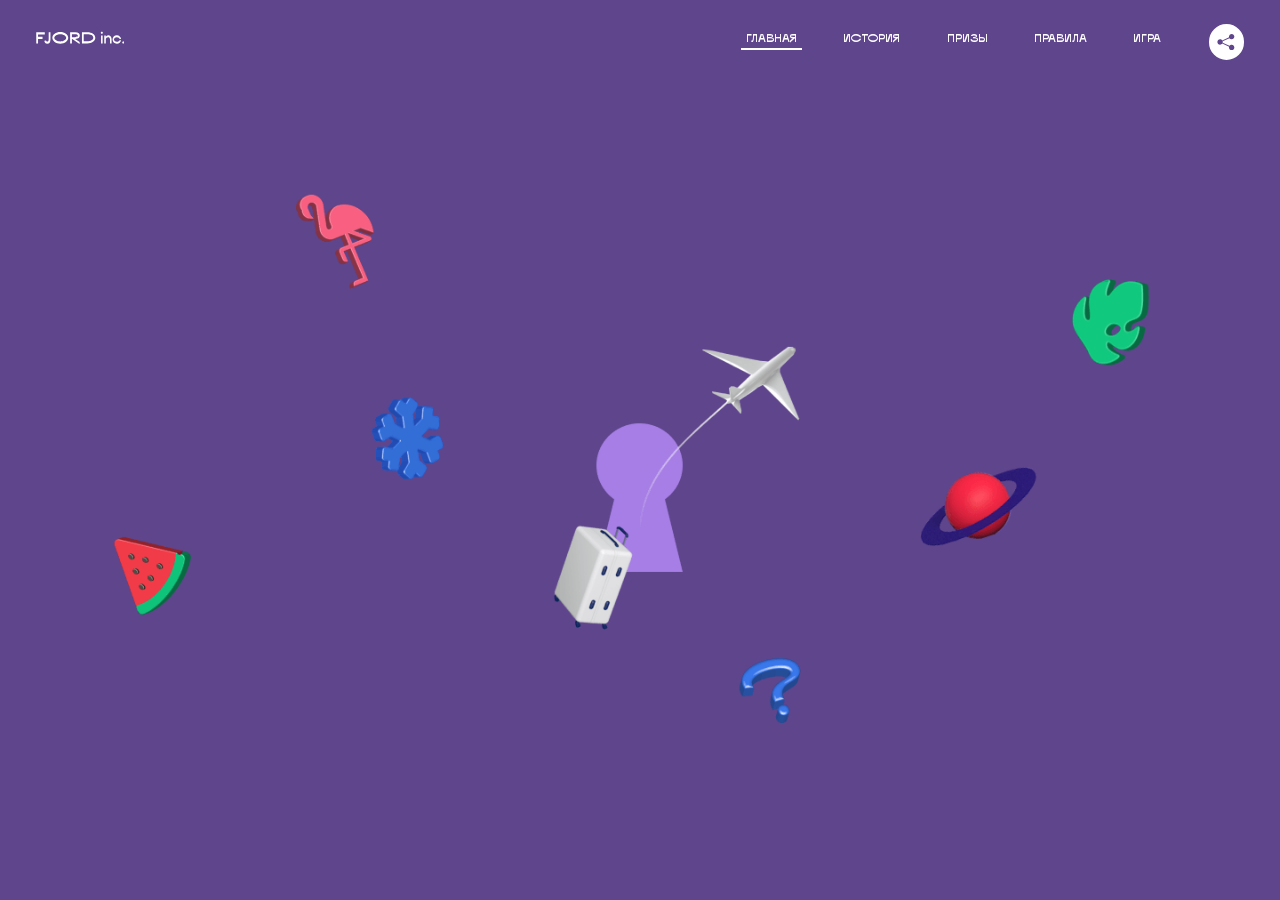
<file: 4/index.html>
<!DOCTYPE html>
<html lang="ru">
<head>
  <meta charset="UTF-8">
  <meta name="description" content="">
  <meta name="viewport" content="width=device-width, initial-scale=1.0">
  <meta http-equiv="X-UA-Compatible" content="ie=edge">
  <title>Mysterious Vacation</title>
<link href="css/style.min.css" rel="stylesheet">  <base href="https://htmlacademy-animation.github.io/248693-magic-vacation-1/4/">
</head>
<body>

  <header class="page-header js-header">
    <div class="page-header__wrapper">
      <a href="#" class="page-header__logo" aria-label="Перейти на страницу FJORD.Inc">
        <svg width="100" height="15" viewBox="0 0 100 15" fill="none" xmlns="http://www.w3.org/2000/svg">
          <path d="M0.26 1.4V14H2.276V8.906H7.334V6.44H2.276V3.848H9.872V1.4H0.26ZM12.733 14.36C15.127 14.36 16.243 12.65 16.243 9.5V1.4H14.263V8.96C14.263 11.21 13.723 11.876 12.733 11.876C11.833 11.876 11.473 11.3 11.347 10.58L9.36702 10.94C9.63702 13.046 10.663 14.36 12.733 14.36ZM18.3918 7.7C18.3918 11.372 22.3878 14.36 27.3198 14.36C32.2518 14.36 36.2478 11.372 36.2478 7.7C36.2478 4.028 32.2518 1.04 27.3198 1.04C22.3878 1.04 18.3918 4.028 18.3918 7.7ZM20.6058 7.7C20.6058 5.378 23.6118 3.524 27.3198 3.524C30.9918 3.524 33.9798 5.378 33.9798 7.7C33.9798 10.004 30.9918 11.858 27.3198 11.858C23.6118 11.858 20.6058 10.004 20.6058 7.7ZM40.403 14V8.906H40.799L49.079 14.702V12.38L44.039 8.906H44.201C47.999 8.906 49.277 7.304 49.277 5.162C49.277 3.092 47.999 1.4 44.201 1.4H38.387V14H40.403ZM43.535 3.722C45.785 3.722 47.045 4.136 47.045 5.432C47.045 6.764 45.785 7.034 43.535 7.034H40.403V3.722H43.535ZM51.6936 1.382V14H57.8676C62.7456 14 66.7236 11.534 66.7236 7.7C66.7236 3.848 62.7456 1.382 57.8676 1.382H51.6936ZM53.7096 11.624V3.722H57.5436C61.5396 3.722 64.4916 5.018 64.4916 7.7C64.4916 10.238 61.5396 11.624 57.5436 11.624H53.7096ZM73.1832 14.018H74.9832V5H73.1832V14.018ZM72.9132 1.976C72.9132 2.57 73.3992 3.092 74.0832 3.092C74.7492 3.092 75.2352 2.57 75.2352 1.976C75.2352 1.382 74.7672 0.805999 74.0832 0.805999C73.3812 0.805999 72.9132 1.382 72.9132 1.976ZM76.7867 14H78.5687V9.104C78.7487 8.006 79.5947 6.962 81.0887 6.962C82.1147 6.962 83.2667 7.448 83.2667 9.554V14H85.0487V9.014C85.0487 6.152 83.2307 4.73 81.3587 4.73C79.9187 4.73 79.0727 5.558 78.5687 6.854V5H76.7867V14ZM90.9898 14.27C93.5098 14.27 95.3818 12.506 95.7238 10.328H94.0498C93.7258 11.3 92.6998 12.02 90.9898 12.02C88.8478 12.02 87.7678 10.922 87.7678 9.59C87.7678 8.24 88.8478 6.962 90.9898 6.962C92.7538 6.962 93.7978 7.844 94.0858 8.924H95.7418C95.4358 6.71 93.6178 4.73 90.9898 4.73C88.0918 4.73 86.1298 7.124 86.1298 9.59C86.1298 12.074 88.1278 14.27 90.9898 14.27ZM97.0693 12.938C97.0693 13.658 97.5553 14.144 98.2753 14.144C98.9953 14.144 99.4813 13.658 99.4813 12.938C99.4813 12.2 98.9953 11.714 98.2753 11.714C97.5553 11.714 97.0693 12.2 97.0693 12.938Z" fill="currentColor"></path>
        </svg>
      </a>
      <button class="page-header__toggler js-menu-toggler" type="button" aria-label="Управление мобильным меню"><span>Меню</span></button>
      <nav class="page-header__nav">
        <div class="page-header__menu js-menu" id="menu">
          <ul>
            <li>
              <a class="js-menu-link" href="#top" data-href="top">главная</a>
            </li>
            <li>
              <a class="js-menu-link" href="#story" data-href="story">история</a>
            </li>
            <li>
              <a class="js-menu-link" href="#prizes" data-href="prizes">призы</a>
            </li>
            <li>
              <a class="js-menu-link" href="#rules" data-href="rules">правила</a>
            </li>
            <li>
              <a class="js-menu-link" href="#game" data-href="game">игра</a>
            </li>
          </ul>
        </div>
        <div class="page-header__social">
          <div class="social-block js-social-block">
            <button class="social-block__toggler" aria-label="Управлять блоком с социальными кнопками">
              <svg width="26" height="22" viewBox="0 0 27 22" fill="none" xmlns="http://www.w3.org/2000/svg">
                <path d="M19.6721 7.43664C21.6273 7.43664 23.213 5.85095 23.213 3.89566C23.213 1.94037 21.6273 0.354675 19.6721 0.354675C17.7168 0.354675 16.1311 1.94037 16.1311 3.89566C16.1311 4.19968 16.1728 4.49178 16.2458 4.77345L7.21751 8.95527C6.57519 8.05214 5.52303 7.46049 4.33078 7.46049C2.37549 7.46049 0.789795 9.04618 0.789795 11.0015C0.789795 12.9568 2.37549 14.5425 4.33078 14.5425C5.52303 14.5425 6.57668 13.9508 7.21751 13.0477L16.2458 17.2295C16.1743 17.5112 16.1311 17.8033 16.1311 18.1073C16.1311 20.0626 17.7168 21.6483 19.6721 21.6483C21.6273 21.6483 23.213 20.0626 23.213 18.1073C23.213 16.152 21.6273 14.5663 19.6721 14.5663C18.4798 14.5663 17.4262 15.158 16.7853 16.0611L7.75701 11.8793C7.82854 11.5976 7.87176 11.3055 7.87176 11.0015C7.87176 10.6974 7.83003 10.4053 7.75701 10.1237L16.7853 5.94186C17.4262 6.84499 18.4783 7.43664 19.6721 7.43664Z" fill="currentColor"></path>
              </svg>
            </button>
            <ul class="social-block__list">
              <li>
                <a class="social-block__link social-block__link--fb" href="#" aria-label="Мы на Facebook">
                  <svg width="8" height="17" viewBox="0 0 8 17" fill="none" xmlns="http://www.w3.org/2000/svg">
                    <path d="M4.24646 16.9899H1.09275L1.05793 8.49828H0V5.30707H1.05793V3.81124C1.05793 1.42084 2.57654 0 5.21735 0H7.41758V3.18585H5.30841C4.28262 3.18585 4.2478 3.48582 4.2478 4.24914V5.30707H7.42964L7.16716 8.49828H4.2478V16.9899H4.24646Z" fill="currentColor"></path>
                  </svg>
                </a>
              </li>
              <li>
                <a class="social-block__link social-block__link--insta" href="#" aria-label="Мы в Instagram">
                  <svg width="15" height="15" viewBox="0 0 15 15" fill="none" xmlns="http://www.w3.org/2000/svg">
                    <path d="M11.0197 0H4.19806C2.14246 0 0.471191 1.66993 0.471191 3.72285V10.5499C0.471191 12.6082 2.14112 14.2727 4.19806 14.2727H11.0197C13.0753 14.2727 14.7466 12.6082 14.7466 10.5499V3.72285C14.7466 1.67127 13.0753 0 11.0197 0ZM11.0197 12.4849H4.19806C3.13076 12.4849 2.26432 11.6158 2.26432 10.5512V3.72419C2.26432 2.65956 3.13076 1.79715 4.19806 1.79715H11.0197C12.087 1.79715 12.9535 2.6609 12.9535 3.72419V10.5512C12.9535 11.6145 12.087 12.4849 11.0197 12.4849Z" fill="currentColor"></path>
                    <path d="M7.60887 3.11084C5.38989 3.11084 3.58203 4.9187 3.58203 7.14036C3.58203 9.35532 5.38989 11.1645 7.60887 11.1645C9.83053 11.1645 11.6357 9.35666 11.6357 7.14036C11.6357 4.9187 9.83053 3.11084 7.60887 3.11084ZM7.60887 9.36871C6.37551 9.36871 5.37784 8.37372 5.37784 7.14036C5.37784 5.90699 6.37551 4.90665 7.60887 4.90665C8.83822 4.90665 9.84259 5.90833 9.84259 7.14036C9.84392 8.37238 8.83822 9.36871 7.60887 9.36871Z" fill="currentColor"></path>
                    <path d="M11.3573 2.35962C10.8256 2.35962 10.3931 2.79752 10.3931 3.32381C10.3931 3.85546 10.8256 4.29336 11.3573 4.29336C11.8862 4.29336 12.3215 3.85546 12.3215 3.32381C12.3215 2.79752 11.8862 2.35962 11.3573 2.35962Z" fill="currentColor"></path>
                  </svg>
                </a>
              </li>
              <li>
                <a class="social-block__link social-block__link--vk" href="#" aria-label="Мы ВКонтакте">
                  <svg width="17" height="10" viewBox="0 0 17 10" fill="none" xmlns="http://www.w3.org/2000/svg">
                    <path d="M14.1234 4.9002C14.1234 4.9002 16.3623 1.72708 16.5866 0.680242C16.6595 0.312285 16.4947 0.103188 16.1069 0.103188C16.1069 0.103188 14.8193 0.103188 14.168 0.103188C13.7235 0.103188 13.5587 0.293278 13.4235 0.579768C13.4235 0.579768 12.3724 2.82553 11.0969 4.24712C10.6861 4.70333 10.4781 4.84318 10.2511 4.84318C10.0646 4.84318 9.98625 4.6911 9.98625 4.27834V0.649016C9.98625 0.147997 9.92545 0.00135496 9.5066 0.00135496H6.39628C6.15578 0.00135496 6.0085 0.134417 6.0085 0.324506C6.0085 0.801084 6.73406 0.908351 6.73406 2.20231V4.87305C6.73406 5.40529 6.70569 5.61575 6.45303 5.61575C5.78016 5.61575 4.19528 3.30618 3.30623 0.678887C3.12923 0.145282 2.93737 0 2.43475 0H0.486409C0.205373 0 0 0.190085 0 0.476576C0 0.991172 0.60666 3.40801 2.99277 6.64358C4.59927 8.8201 6.70569 10 8.60269 10C9.76196 10 10.0416 9.80312 10.0416 9.31432V7.63883C10.0416 7.22607 10.2065 7.04956 10.4429 7.04956C10.7078 7.04956 11.1847 7.13238 12.2805 8.22268C13.5843 9.47862 13.6762 10 14.3896 10H16.5676C16.7919 10 17 9.89273 17 9.52342C17 9.02919 16.3623 8.15343 15.384 7.10659C14.9801 6.56755 14.3302 5.98914 14.1248 5.72301C13.8275 5.40801 13.9154 5.23014 14.1234 4.9002Z" fill="currentColor"></path>
                  </svg>
                </a>
              </li>
            </ul>
          </div>
        </div>
      </nav>
    </div>
  </header>

  <main class="page-content">

    <section class="animation-screen"></section>

    <section class="screen screen--hidden screen--intro" id="top">
      <div class="screen__wrapper">
        <div class="intro">
          <h1 class="intro__title">Таинственный отпуск</h1>
          <div class="intro__content">
            <div class="intro__info">
              <p class="intro__label">Даты проведения конкурса:</p>
              <p class="intro__date">01 — 31.05 / 2020</p>
            </div>
            <div class="intro__message">
              <p>
                Отгадай первым место назначения и&nbsp;отправься в&nbsp;путешествие в&nbsp;любое время или получи один из многочисленных призов
                <svg width="16" height="16" viewBox="0 0 10 10" fill="none" xmlns="http://www.w3.org/2000/svg">
                  <path d="M0 6.35337L3.90271 4.99012L0 3.64663L1.34615 1.32374L4.44287 4.01073L3.67364 0H6.34615L5.57692 4.01073L8.65385 1.32374L10 3.64663L6.13405 4.99012L10 6.35337L8.65385 8.65651L5.57692 5.98927L6.34615 10H3.67364L4.44287 5.96952L1.34615 8.65651L0 6.35337Z" fill="currentColor"></path>
                </svg>
              </p>
            </div>
          </div>
        </div>
      </div>
      <div class="screen__footer js-footer">
        <button class="screen__footer-enlarge js-footer-toggler" type="button" aria-label="Показать сообщение">
          <svg width="10" height="10" viewBox="0 0 10 10" fill="none" xmlns="http://www.w3.org/2000/svg">
            <path d="M0 6.35337L3.90271 4.99012L0 3.64663L1.34615 1.32374L4.44287 4.01073L3.67364 0H6.34615L5.57692 4.01073L8.65385 1.32374L10 3.64663L6.13405 4.99012L10 6.35337L8.65385 8.65651L5.57692 5.98927L6.34615 10H3.67364L4.44287 5.96952L1.34615 8.65651L0 6.35337Z" fill="currentColor"></path>
          </svg>
        </button>
        <button class="screen__footer-collapse js-footer-toggler" type="button" aria-label="Скрыть сообщение">
          <svg width="13" height="13" viewBox="0 0 13 13" fill="none" xmlns="http://www.w3.org/2000/svg">
            <line x1="12.3536" y1="0.353553" x2="0.738349" y2="11.9688" stroke="currentColor"></line>
            <line x1="0.738319" y1="0.539925" x2="12.3535" y2="12.1551" stroke="currentColor"></line>
          </svg>
        </button>
        <div class="screen__footer-wrapper">
          <div class="screen__footer-announce">
            <p class="screen__footer-label">Даты проведения конкурса:</p>
            <p class="screen__footer-date">01 — 31.05 / 2020</p>
          </div>
          <div class="screen__footer-note">
            <p>
              <svg width="10" height="10" viewBox="0 0 10 10" fill="none" xmlns="http://www.w3.org/2000/svg">
                <path d="M0 6.35337L3.90271 4.99012L0 3.64663L1.34615 1.32374L4.44287 4.01073L3.67364 0H6.34615L5.57692 4.01073L8.65385 1.32374L10 3.64663L6.13405 4.99012L10 6.35337L8.65385 8.65651L5.57692 5.98927L6.34615 10H3.67364L4.44287 5.96952L1.34615 8.65651L0 6.35337Z" fill="currentColor"></path>
              </svg>
              <span>Победители могут выбрать любые 14 дней подряд в&nbsp;течение двух лет с&nbsp;даты окончания конкурса. Победители могут воспользоваться путевкой сами или подарить другому лицу.</span>
            </p>
          </div>
        </div>
      </div>
    </section>

    <section class="screen screen--hidden screen--story" id="story">

      <div class="slider swiper-container js-slider">

        <div class="swiper-wrapper">

          <div class="slider__item swiper-slide">
            <h2 class="slider__item-title">История</h2>
            <p class="slider__item-text">Джеймс Таргет был основателем компании &laquo;Fjord Inc.&raquo;. С&nbsp;1965 года &laquo;Fjord Inc.&raquo; прославилась надёжными и&nbsp;удобными чемоданами и&nbsp;аксессуарами для туристов.</p>
          </div>

          <div class="slider__item swiper-slide">
            <p class="slider__item-text">Когда Джеймсу было 7&nbsp;лет, в&nbsp;их&nbsp;доме гостил дядюшка и&nbsp;развлекал детей рассказами о&nbsp;своей поездке в&nbsp;место, показавшееся малышу Таргету невероятным. Тогда Джеймс решил, что однажды посетит его, но&nbsp;не&nbsp;будет рассказывать о&nbsp;мечте, пока не&nbsp;осуществит.</p>
          </div>

          <div class="slider__item swiper-slide">
            <p class="slider__item-text">Джеймс Таргет стал увлеченным путешественником. Он&nbsp;посетил 5&nbsp;континентов, 126&nbsp;стран.</p>
          </div>

          <div class="slider__item swiper-slide">
            <p class="slider__item-text">Он&nbsp;сплавлялся по&nbsp;Амазонке и&nbsp;погружался в&nbsp;пещеры Франции, медитировал в&nbsp;горах Тибета и&nbsp;пожимал руку вождя племени Акугауа.</p>
          </div>

          <div class="slider__item swiper-slide">
            <p class="slider__item-text">Из&nbsp;своих поездок Джеймс Таргет привозил идеи, как сделать свои чемоданы &laquo;Fjord Inc.&raquo; удобными и&nbsp;приспособленными к&nbsp;разным дорожным условиям.</p>
          </div>

          <div class="slider__item swiper-slide">
            <p class="slider__item-text">Всё это время Джеймс не&nbsp;оставлял идею поездки своей мечты. Однако, как только он&nbsp;брался за&nbsp;планирование, возникали препятствия, не&nbsp;позволяющие отправиться туда.</p>
          </div>

          <div class="slider__item swiper-slide">
            <p class="slider__item-text">В&nbsp;возрасте 67&nbsp;лет Джеймс Таргет попал под лавину и&nbsp;погиб. В&nbsp;своём завещании он&nbsp;поручил отправить в&nbsp;заветное путешествие трёх смельчаков, единых с&nbsp;ним духом.</p>
          </div>

          <div class="slider__item swiper-slide">
            <p class="slider__item-text">Тех, кто сможет узнать таинственное место, задавая вопросы специально обученному ИИ&nbsp;&laquo;Соне&raquo;, ждет фантастическое путешествие.</p>
          </div>
        </div>
        <div class="slider__controls">
          <button class="slider__control slider__control--prev js-control-prev" type="button" aria-label="Показать предыдущую историю">
            <svg width="12" height="22" viewBox="0 0 12 22" fill="none" xmlns="http://www.w3.org/2000/svg">
              <path d="M11 1L1 11L11 21" stroke="currentColor" stroke-width="2" stroke-linejoin="round"></path>
            </svg>
          </button>
          <button class="slider__control slider__control--next js-control-next" type="button" aria-label="Показать следующую историю">
            <svg width="12" height="22" viewBox="0 0 12 22" fill="none" xmlns="http://www.w3.org/2000/svg">
              <path d="M1 1L11 11L1 21" stroke="currentColor" stroke-width="2" stroke-linejoin="round"></path>
            </svg>
          </button>
        </div>
        <div class="slider__pagination swiper-pagination"></div>
      </div>

      <div class="screen__bg"></div>
    </section>

    <section class="screen screen--hidden screen--prizes" id="prizes">
      <div class="screen__wrapper">
        <div class="prizes">
          <h2 class="prizes__title">ПРизы</h2>
          <div class="prizes__lead">
            <p>Найди ответ и&nbsp;получи один из&nbsp;призов:</p>
          </div>
          <ul class="prizes__list">
            <li class="prizes__item prizes__item--journeys">
              <div class="prizes__icon">
                <picture>
                  <source srcset="img/prize1-mob.svg" media="(orientation: portrait)">
                  <img src="img/prize1.svg" alt="">
                </picture>
              </div>
              <p class="prizes__desc">
                <b>3</b>
                <span>загадочных путешествия</span>
              </p>
            </li>
            <li class="prizes__item prizes__item--cases">
              <div class="prizes__icon">
                <picture>
                  <source srcset="img/prize2-mob.svg" media="(orientation: portrait)">
                  <img src="img/prize2.svg" alt="">
                </picture>
              </div>
              <p class="prizes__desc">
                <b>7</b>
                <span>надежных чемоданов</span>
              </p>
            </li>
            <li class="prizes__item prizes__item--codes">
              <div class="prizes__icon">
                <picture>
                  <source srcset="img/prize3-mob.svg" media="(orientation: portrait)">
                  <img src="img/prize3.svg" alt="">
                </picture>
              </div>
              <p class="prizes__desc">
                <b>900</b>
                <span>
                  промокодов на&nbsp;скидку 15%
                  <svg width="10" height="10" viewBox="0 0 10 10" fill="none" xmlns="http://www.w3.org/2000/svg">
                    <path d="M0 6.35337L3.90271 4.99012L0 3.64663L1.34615 1.32374L4.44287 4.01073L3.67364 0H6.34615L5.57692 4.01073L8.65385 1.32374L10 3.64663L6.13405 4.99012L10 6.35337L8.65385 8.65651L5.57692 5.98927L6.34615 10H3.67364L4.44287 5.96952L1.34615 8.65651L0 6.35337Z" fill="currentColor"></path>
                  </svg>
                </span>
              </p>
            </li>
          </ul>
        </div>
      </div>
      <div class="screen__footer js-footer">
        <button class="screen__footer-enlarge js-footer-toggler" type="button" aria-label="Показать сообщение">
          <svg width="10" height="10" viewBox="0 0 10 10" fill="none" xmlns="http://www.w3.org/2000/svg">
            <path d="M0 6.35337L3.90271 4.99012L0 3.64663L1.34615 1.32374L4.44287 4.01073L3.67364 0H6.34615L5.57692 4.01073L8.65385 1.32374L10 3.64663L6.13405 4.99012L10 6.35337L8.65385 8.65651L5.57692 5.98927L6.34615 10H3.67364L4.44287 5.96952L1.34615 8.65651L0 6.35337Z" fill="currentColor"></path>
          </svg>
        </button>
        <button class="screen__footer-collapse js-footer-toggler" type="button" aria-label="Скрыть сообщение">
          <svg width="13" height="13" viewBox="0 0 13 13" fill="none" xmlns="http://www.w3.org/2000/svg">
            <line x1="12.3536" y1="0.353553" x2="0.738349" y2="11.9688" stroke="currentColor"></line>
            <line x1="0.738319" y1="0.539925" x2="12.3535" y2="12.1551" stroke="currentColor"></line>
          </svg>
        </button>
        <div class="screen__footer-wrapper">
          <div class="screen__footer-announce">
            <p class="screen__footer-label">Даты проведения конкурса:</p>
            <p class="screen__footer-date">01 — 31.05 / 2020</p>
          </div>
          <div class="screen__footer-note">
            <p>
              <svg width="10" height="10" viewBox="0 0 10 10" fill="none" xmlns="http://www.w3.org/2000/svg">
                <path d="M0 6.35337L3.90271 4.99012L0 3.64663L1.34615 1.32374L4.44287 4.01073L3.67364 0H6.34615L5.57692 4.01073L8.65385 1.32374L10 3.64663L6.13405 4.99012L10 6.35337L8.65385 8.65651L5.57692 5.98927L6.34615 10H3.67364L4.44287 5.96952L1.34615 8.65651L0 6.35337Z" fill="currentColor"></path>
              </svg>
              <span>Скидка&nbsp;15% на&nbsp;единоразовое приобретение путёвки с&nbsp;1&nbsp;июня 2020 по&nbsp;31&nbsp;мая 2022&nbsp;года. Суммируется с&nbsp;другими акциями</span>
            </p>
          </div>
        </div>
      </div>
    </section>

    <section class="screen screen--hidden screen--rules" id="rules">
      <div class="screen__wrapper">
        <div class="rules">
          <h2 class="rules__title">Правила</h2>
          <div class="rules__lead">
            <p>Для того чтобы получить наследство Джеймса Таргета, тебе нужно выведать у&nbsp;&laquo;Сони&raquo;, куда предстоит отправиться тебе в&nbsp;случае победы</p>
          </div>
          <ol class="rules__list">
            <li class="rules__item">
              <p>Тебе отводится <br>5&nbsp;минут</p>
            </li>
            <li class="rules__item">
              <p>Задавай любые вопросы в&nbsp;текстовом поле</p>
            </li>
            <li class="rules__item">
              <p>Нажимай кнопку &laquo;Узнать&raquo;, чтобы получить ответ</p>
            </li>
            <li class="rules__item">
              <p>&laquo;Соня&raquo; может отвечать только&nbsp;Да или Нет</p>
            </li>
          </ol>
          <a href="#game" class="rules__link btn"><span>Погнали!</span></a>
        </div>
      </div>
      <div class="screen__disclaimer">
        <div class="disclaimer">
          <ul>
            <li>
              <a href="#">Правовая информация</a>
            </li>
            <li>
              <a href="#">Подробные правила</a>
            </li>
          </ul>
        </div>
      </div>
    </section>

    <section class="screen screen--hidden screen--game" id="game">
      <div class="screen__wrapper">
        <div class="game">
          <div class="game__header">
            <h2 class="game__title">Игра</h2>
            <div class="game__counter">
              <span>05</span>:<span>00</span>
            </div>
          </div>
          <div class="game__body">
            <div class="chat">
              <div class="chat__body js-chat">
                <ul class="chat__list" id="messages"></ul>
              </div>
              <div class="chat__footer">
                <form action="#" method="post" class="form" id="message-form">
                  <label class="form__wrapper">
                    <input type="text" class="form__field" id="message-field" placeholder="Задай вопрос">
                  </label>
                  <button class="form__button btn">
                    <span>Узнать</span>
                    <svg width="18" height="19" viewBox="0 0 18 19" fill="none" xmlns="http://www.w3.org/2000/svg">
                      <path stroke="currentColor" stroke-width="2" d="M9 19V1"></path>
                      <path d="M1 9l8-8 8 8" stroke="currentColor" stroke-width="2" stroke-linejoin="round"></path>
                    </svg>
                  </button>
                </form>
              </div>
            </div>
          </div>
          <!-- временные кнопки для показа результата -->
          <div class="game__buttons">
            <button class="game__button btn js-show-result" type="button" data-target="result">Положительный результат</button>
            <button class="game__button btn js-show-result" type="button" data-target="result2">Положительный результат - 2</button>
            <button class="game__button btn js-show-result" type="button" data-target="result3">Отрицательный результат</button>
          </div>
        </div>
      </div>
    </section>

    <section class="screen screen--hidden screen--result" id="result">
      <div class="screen__wrapper">
        <div class="result result--trip">
          <div class="result__image">
            <picture>
              <source srcset="img/result1-mob.png 1x, img/result1-mob@2x.png 2x" media="(max-width: 768px) and (orientation: portrait)">
              <img src="img/result1.png" srcset="img/result1@2x.png 2x" alt="">
            </picture>
          </div>
          <h2 class="result__title">
            <span class="visually-hidden">ПОбеда!</span>
            <svg xmlns="http://www.w3.org/2000/svg" viewBox="0 0 568.85 109.24">
              <path d="M16,24.44V92H2.6V8H75V92H61.52V24.44H16Z" transform="translate(-2.1 -1.5)" fill="none" stroke="currentColor"></path>
              <path d="M148.76,5.6c32.88,0,59.52,19.92,59.52,44.4s-26.64,44.4-59.52,44.4S89.24,74.48,89.24,50,115.88,5.6,148.76,5.6Zm0,72.12c24.48,0,44.4-12.36,44.4-27.72s-19.92-27.84-44.4-27.84C124,22.16,104,34.52,104,50S124,77.72,148.76,77.72Z" transform="translate(-2.1 -1.5)" fill="none" stroke="currentColor"></path>
              <path d="M287.36,8V24.44H236v14.4h25.32c25.44,0,34,11.16,34,26.52,0,15.6-8.52,26.64-34,26.64H222.56V8h64.8ZM256.88,76.52c15.12,0,23.52-2,23.52-11.52S272,54.44,256.88,54.44H236V76.52h20.88Z" transform="translate(-2.1 -1.5)" fill="none" stroke="currentColor"></path>
              <path d="M371.47,8V24.44H320.84V41.6h33.6V58h-33.6V75.56h50.64V92H307.4V8h64.08Z" transform="translate(-2.1 -1.5)" fill="none" stroke="currentColor"></path>
              <path d="M382.39,110.24V75.56h7.44c4.56-4.68,7.8-18.36,8.76-56L399,8h48.6V75.56h10v34.68H442.87V92H397v18.24H382.39Zm51.72-34.68V24.44H411.55v3.12c-0.48,22.44-3.24,37.68-7.2,48h29.76Z" transform="translate(-2.1 -1.5)" fill="none" stroke="currentColor"></path>
              <path d="M463.75,92l28-84h27.12l28.08,84H533.47l-7.8-23.52h-37.8L480.07,92H463.75Zm56.64-40L507,11.84,493.51,52h26.88Z" transform="translate(-2.1 -1.5)" fill="none" stroke="currentColor"></path>
              <path d="M554.12,70.4L555.55,2H569l1.44,68.4H554.12Zm8.28,6.36c4.8,0,8,3.24,8,8.16a8,8,0,1,1-16.08,0C554.35,80,557.59,76.76,562.39,76.76Z" transform="translate(-2.1 -1.5)" fill="none" stroke="currentColor"></path>
            </svg>
          </h2>
          <div class="result__text">
            <p>ты&nbsp;отправляешься в&nbsp;Арктику!</p>
          </div>
          <div class="result__form">
            <form action="#" method="post" class="form form--result">
              <label for="email-field" class="form__label">зарегистрируй результат</label>
              <input type="email" class="form__field" id="email-field" placeholder="e-mail для регистации результата и получения приза" required="">
              <button class="form__button btn">
                отправить
                <svg width="18" height="19" viewBox="0 0 18 19" fill="none" xmlns="http://www.w3.org/2000/svg">
                  <path stroke="currentColor" stroke-width="2" d="M9 19V1"></path>
                  <path d="M1 9l8-8 8 8" stroke="currentColor" stroke-width="2" stroke-linejoin="round"></path>
                </svg>
              </button>
            </form>
          </div>
        </div>
      </div>
    </section>

    <section class="screen screen--hidden screen--result" id="result2">
      <div class="screen__wrapper">
        <div class="result result--prize">
          <div class="result__image">
            <picture>
              <source srcset="img/result2-mob.png 1x, img/result2-mob@2x.png 2x" media="(max-width: 768px) and (orientation: portrait)">
              <img src="img/result2.png" srcset="img/result2@2x.png 2x" alt="">
            </picture>
          </div>
          <h2 class="result__title">
            <span class="visually-hidden">ПОбеда!</span>
            <svg xmlns="http://www.w3.org/2000/svg" viewBox="0 0 568.85 109.24">
              <path d="M16,24.44V92H2.6V8H75V92H61.52V24.44H16Z" transform="translate(-2.1 -1.5)" fill="none" stroke="currentColor"></path>
              <path d="M148.76,5.6c32.88,0,59.52,19.92,59.52,44.4s-26.64,44.4-59.52,44.4S89.24,74.48,89.24,50,115.88,5.6,148.76,5.6Zm0,72.12c24.48,0,44.4-12.36,44.4-27.72s-19.92-27.84-44.4-27.84C124,22.16,104,34.52,104,50S124,77.72,148.76,77.72Z" transform="translate(-2.1 -1.5)" fill="none" stroke="currentColor"></path>
              <path d="M287.36,8V24.44H236v14.4h25.32c25.44,0,34,11.16,34,26.52,0,15.6-8.52,26.64-34,26.64H222.56V8h64.8ZM256.88,76.52c15.12,0,23.52-2,23.52-11.52S272,54.44,256.88,54.44H236V76.52h20.88Z" transform="translate(-2.1 -1.5)" fill="none" stroke="currentColor"></path>
              <path d="M371.47,8V24.44H320.84V41.6h33.6V58h-33.6V75.56h50.64V92H307.4V8h64.08Z" transform="translate(-2.1 -1.5)" fill="none" stroke="currentColor"></path>
              <path d="M382.39,110.24V75.56h7.44c4.56-4.68,7.8-18.36,8.76-56L399,8h48.6V75.56h10v34.68H442.87V92H397v18.24H382.39Zm51.72-34.68V24.44H411.55v3.12c-0.48,22.44-3.24,37.68-7.2,48h29.76Z" transform="translate(-2.1 -1.5)" fill="none" stroke="currentColor"></path>
              <path d="M463.75,92l28-84h27.12l28.08,84H533.47l-7.8-23.52h-37.8L480.07,92H463.75Zm56.64-40L507,11.84,493.51,52h26.88Z" transform="translate(-2.1 -1.5)" fill="none" stroke="currentColor"></path>
              <path d="M554.12,70.4L555.55,2H569l1.44,68.4H554.12Zm8.28,6.36c4.8,0,8,3.24,8,8.16a8,8,0,1,1-16.08,0C554.35,80,557.59,76.76,562.39,76.76Z" transform="translate(-2.1 -1.5)" fill="none" stroke="currentColor"></path>
            </svg>
          </h2>
          <div class="result__text">
            <p>чемодан &laquo;Fjord&nbsp;Inc.&raquo;&nbsp;твой</p>
          </div>
          <div class="result__form">
            <form action="#" method="post" class="form form--result">
              <label for="email-field2" class="form__label">зарегистрируй результат</label>
              <input type="email" class="form__field" id="email-field2" placeholder="e-mail для регистации результата и получения приза" required="">
              <button class="form__button btn">
                отправить
                <svg width="18" height="19" viewBox="0 0 18 19" fill="none" xmlns="http://www.w3.org/2000/svg">
                  <path stroke="currentColor" stroke-width="2" d="M9 19V1"></path>
                  <path d="M1 9l8-8 8 8" stroke="currentColor" stroke-width="2" stroke-linejoin="round"></path>
                </svg>
              </button>
            </form>
          </div>
        </div>
      </div>
    </section>

    <section class="screen screen--hidden screen--result" id="result3">
      <div class="screen__wrapper">
        <div class="result result--negative">
          <div class="result__image">
            <picture>
              <source srcset="img/result3-mob.png 1x, img/result3-mob@2x.png 2x" media="(max-width: 768px) and (orientation: portrait)">
              <img src="img/result3.png" srcset="img/result3@2x.png 2x" alt="">
            </picture>
          </div>
          <h2 class="result__title">
            <span class="visually-hidden">Не угадал!</span>
            <svg xmlns="http://www.w3.org/2000/svg" viewBox="0 0 660.77 109.24">
              <path d="M2.66,92V8H16.1V42.2H53.3V8H66.74V92H53.3V58.64H16.1V92H2.66Z" transform="translate(-2.16 -1.5)" fill="none" stroke="currentColor"></path>
              <path d="M147.62,8V24.44H97V41.6h33.6V58H97V75.56h50.64V92H83.54V8h64.08Z" transform="translate(-2.16 -1.5)" fill="none" stroke="currentColor"></path>
              <path d="M199.22,8l20.52,42.36L235.34,8h16.44l-31,84H204.38l9.48-25.92L185.78,8h13.44Z" transform="translate(-2.16 -1.5)" fill="none" stroke="currentColor"></path>
              <path d="M273.74,24.44V92H260.3V8h50.16V24.44H273.74Z" transform="translate(-2.16 -1.5)" fill="none" stroke="currentColor"></path>
              <path d="M307.1,92l28-84h27.12l28.08,84H376.82L369,68.48h-37.8L323.42,92H307.1Zm56.64-40L350.3,11.84,336.86,52h26.88Z" transform="translate(-2.16 -1.5)" fill="none" stroke="currentColor"></path>
              <path d="M396.38,110.24V75.56h7.44c4.56-4.68,7.8-18.36,8.76-56L412.94,8h48.6V75.56h10v34.68H456.86V92H411v18.24H396.38ZM448.1,75.56V24.44H425.54v3.12c-0.48,22.44-3.24,37.68-7.2,48H448.1Z" transform="translate(-2.16 -1.5)" fill="none" stroke="currentColor"></path>
              <path d="M477.74,92l28-84h27.12L560.9,92H547.46l-7.8-23.52h-37.8L494.06,92H477.74Zm56.64-40-13.44-40.2L507.5,52h26.88Z" transform="translate(-2.16 -1.5)" fill="none" stroke="currentColor"></path>
              <path d="M568.7,76.88a13.77,13.77,0,0,0,5,1c6.6,0,10.44-6.24,12-58.32L586.22,8h46.2V92H619V24.44H598.82l-0.12,3.12C597.14,81,589,94.4,573.74,94.4a28.55,28.55,0,0,1-6.72-.84Z" transform="translate(-2.16 -1.5)" fill="none" stroke="currentColor"></path>
              <path d="M646.1,70.4L647.54,2H661l1.44,68.4H646.1Zm8.28,6.36c4.8,0,8,3.24,8,8.16a8,8,0,0,1-16.08,0C646.34,80,649.58,76.76,654.38,76.76Z" transform="translate(-2.16 -1.5)" fill="none" stroke="currentColor"></path>
            </svg>
          </h2>
          <button class="result__button js-play" type="button">
            не сдавайся!
            <span>
              <svg width="27" height="22" viewBox="0 0 27 22" fill="none" xmlns="http://www.w3.org/2000/svg">
                <path d="M10.6899 1.47998C5.42992 1.47998 1.16992 5.73998 1.16992 11C1.16992 16.26 5.42992 20.52 10.6899 20.52C15.9499 20.52 20.2099 16.26 20.2099 11V7.13998" stroke="currentColor" stroke-width="2" stroke-miterlimit="10"></path>
                <path d="M15.1099 12.5099L20.1499 7.13989L25.3099 12.6299" stroke="currentColor" stroke-width="2" stroke-miterlimit="10" stroke-linejoin="round"></path>
              </svg>
            </span>
          </button>
        </div>
      </div>
    </section>

  </main>

<script src="js/script.js"></script></body>
</html>
</file>
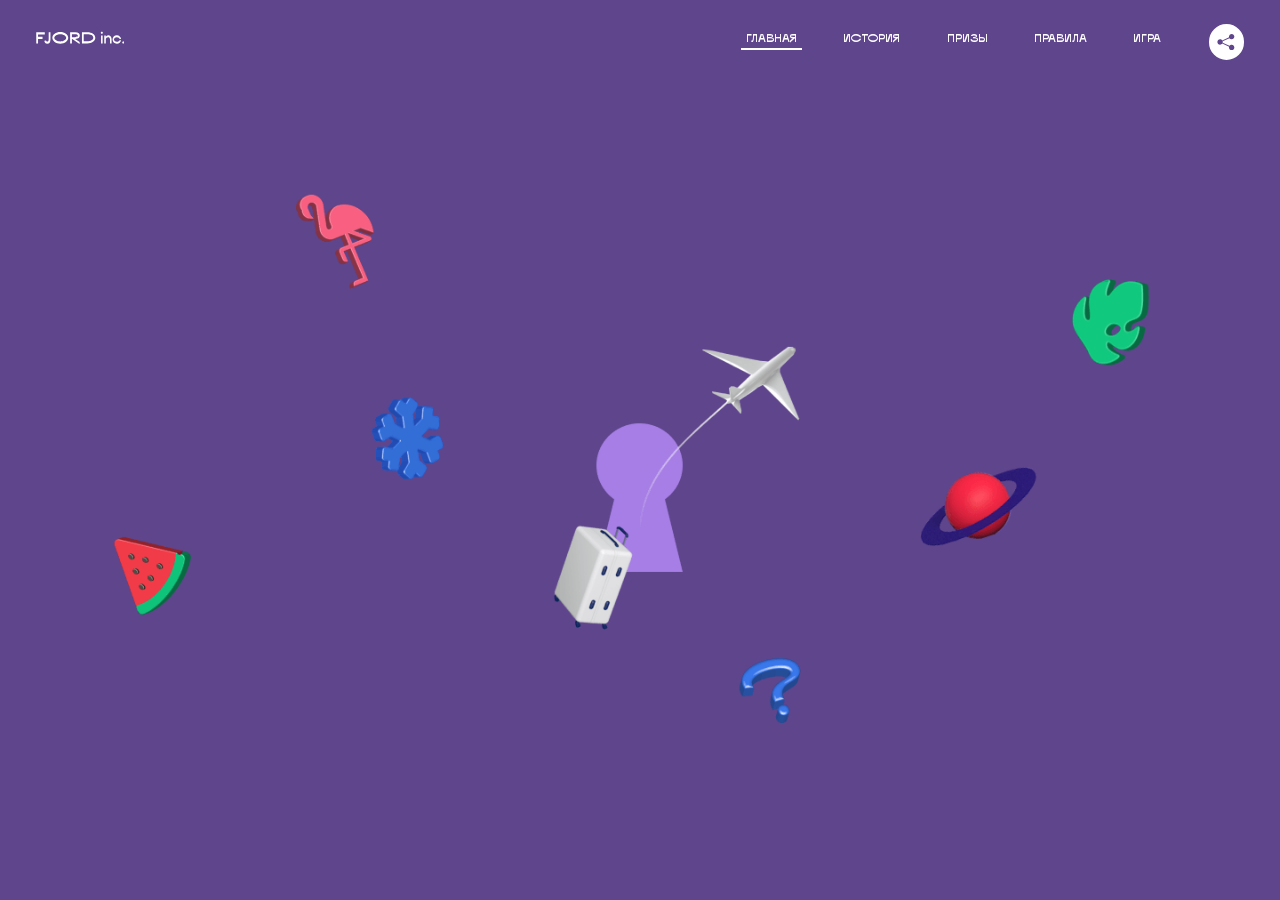
<file: 5/index.html>
<!DOCTYPE html>
<html lang="ru">
<head>
  <meta charset="UTF-8">
  <meta name="description" content="">
  <meta name="viewport" content="width=device-width, initial-scale=1.0">
  <meta http-equiv="X-UA-Compatible" content="ie=edge">
  <title>Mysterious Vacation</title>
<link href="css/style.min.css" rel="stylesheet">  <base href="https://htmlacademy-animation.github.io/248693-magic-vacation-1/5/">
</head>
<body>

  <header class="page-header js-header">
    <div class="page-header__wrapper">
      <a href="#" class="page-header__logo" aria-label="Перейти на страницу FJORD.Inc">
        <svg width="100" height="15" viewBox="0 0 100 15" fill="none" xmlns="http://www.w3.org/2000/svg">
          <path d="M0.26 1.4V14H2.276V8.906H7.334V6.44H2.276V3.848H9.872V1.4H0.26ZM12.733 14.36C15.127 14.36 16.243 12.65 16.243 9.5V1.4H14.263V8.96C14.263 11.21 13.723 11.876 12.733 11.876C11.833 11.876 11.473 11.3 11.347 10.58L9.36702 10.94C9.63702 13.046 10.663 14.36 12.733 14.36ZM18.3918 7.7C18.3918 11.372 22.3878 14.36 27.3198 14.36C32.2518 14.36 36.2478 11.372 36.2478 7.7C36.2478 4.028 32.2518 1.04 27.3198 1.04C22.3878 1.04 18.3918 4.028 18.3918 7.7ZM20.6058 7.7C20.6058 5.378 23.6118 3.524 27.3198 3.524C30.9918 3.524 33.9798 5.378 33.9798 7.7C33.9798 10.004 30.9918 11.858 27.3198 11.858C23.6118 11.858 20.6058 10.004 20.6058 7.7ZM40.403 14V8.906H40.799L49.079 14.702V12.38L44.039 8.906H44.201C47.999 8.906 49.277 7.304 49.277 5.162C49.277 3.092 47.999 1.4 44.201 1.4H38.387V14H40.403ZM43.535 3.722C45.785 3.722 47.045 4.136 47.045 5.432C47.045 6.764 45.785 7.034 43.535 7.034H40.403V3.722H43.535ZM51.6936 1.382V14H57.8676C62.7456 14 66.7236 11.534 66.7236 7.7C66.7236 3.848 62.7456 1.382 57.8676 1.382H51.6936ZM53.7096 11.624V3.722H57.5436C61.5396 3.722 64.4916 5.018 64.4916 7.7C64.4916 10.238 61.5396 11.624 57.5436 11.624H53.7096ZM73.1832 14.018H74.9832V5H73.1832V14.018ZM72.9132 1.976C72.9132 2.57 73.3992 3.092 74.0832 3.092C74.7492 3.092 75.2352 2.57 75.2352 1.976C75.2352 1.382 74.7672 0.805999 74.0832 0.805999C73.3812 0.805999 72.9132 1.382 72.9132 1.976ZM76.7867 14H78.5687V9.104C78.7487 8.006 79.5947 6.962 81.0887 6.962C82.1147 6.962 83.2667 7.448 83.2667 9.554V14H85.0487V9.014C85.0487 6.152 83.2307 4.73 81.3587 4.73C79.9187 4.73 79.0727 5.558 78.5687 6.854V5H76.7867V14ZM90.9898 14.27C93.5098 14.27 95.3818 12.506 95.7238 10.328H94.0498C93.7258 11.3 92.6998 12.02 90.9898 12.02C88.8478 12.02 87.7678 10.922 87.7678 9.59C87.7678 8.24 88.8478 6.962 90.9898 6.962C92.7538 6.962 93.7978 7.844 94.0858 8.924H95.7418C95.4358 6.71 93.6178 4.73 90.9898 4.73C88.0918 4.73 86.1298 7.124 86.1298 9.59C86.1298 12.074 88.1278 14.27 90.9898 14.27ZM97.0693 12.938C97.0693 13.658 97.5553 14.144 98.2753 14.144C98.9953 14.144 99.4813 13.658 99.4813 12.938C99.4813 12.2 98.9953 11.714 98.2753 11.714C97.5553 11.714 97.0693 12.2 97.0693 12.938Z" fill="currentColor"></path>
        </svg>
      </a>
      <button class="page-header__toggler js-menu-toggler" type="button" aria-label="Управление мобильным меню"><span>Меню</span></button>
      <nav class="page-header__nav">
        <div class="page-header__menu js-menu" id="menu">
          <ul>
            <li>
              <a class="js-menu-link" href="#top" data-href="top">главная</a>
            </li>
            <li>
              <a class="js-menu-link" href="#story" data-href="story">история</a>
            </li>
            <li>
              <a class="js-menu-link" href="#prizes" data-href="prizes">призы</a>
            </li>
            <li>
              <a class="js-menu-link" href="#rules" data-href="rules">правила</a>
            </li>
            <li>
              <a class="js-menu-link" href="#game" data-href="game">игра</a>
            </li>
          </ul>
        </div>
        <div class="page-header__social">
          <div class="social-block js-social-block">
            <button class="social-block__toggler" aria-label="Управлять блоком с социальными кнопками">
              <svg width="26" height="22" viewBox="0 0 27 22" fill="none" xmlns="http://www.w3.org/2000/svg">
                <path d="M19.6721 7.43664C21.6273 7.43664 23.213 5.85095 23.213 3.89566C23.213 1.94037 21.6273 0.354675 19.6721 0.354675C17.7168 0.354675 16.1311 1.94037 16.1311 3.89566C16.1311 4.19968 16.1728 4.49178 16.2458 4.77345L7.21751 8.95527C6.57519 8.05214 5.52303 7.46049 4.33078 7.46049C2.37549 7.46049 0.789795 9.04618 0.789795 11.0015C0.789795 12.9568 2.37549 14.5425 4.33078 14.5425C5.52303 14.5425 6.57668 13.9508 7.21751 13.0477L16.2458 17.2295C16.1743 17.5112 16.1311 17.8033 16.1311 18.1073C16.1311 20.0626 17.7168 21.6483 19.6721 21.6483C21.6273 21.6483 23.213 20.0626 23.213 18.1073C23.213 16.152 21.6273 14.5663 19.6721 14.5663C18.4798 14.5663 17.4262 15.158 16.7853 16.0611L7.75701 11.8793C7.82854 11.5976 7.87176 11.3055 7.87176 11.0015C7.87176 10.6974 7.83003 10.4053 7.75701 10.1237L16.7853 5.94186C17.4262 6.84499 18.4783 7.43664 19.6721 7.43664Z" fill="currentColor"></path>
              </svg>
            </button>
            <ul class="social-block__list">
              <li>
                <a class="social-block__link social-block__link--fb" href="#" aria-label="Мы на Facebook">
                  <svg width="8" height="17" viewBox="0 0 8 17" fill="none" xmlns="http://www.w3.org/2000/svg">
                    <path d="M4.24646 16.9899H1.09275L1.05793 8.49828H0V5.30707H1.05793V3.81124C1.05793 1.42084 2.57654 0 5.21735 0H7.41758V3.18585H5.30841C4.28262 3.18585 4.2478 3.48582 4.2478 4.24914V5.30707H7.42964L7.16716 8.49828H4.2478V16.9899H4.24646Z" fill="currentColor"></path>
                  </svg>
                </a>
              </li>
              <li>
                <a class="social-block__link social-block__link--insta" href="#" aria-label="Мы в Instagram">
                  <svg width="15" height="15" viewBox="0 0 15 15" fill="none" xmlns="http://www.w3.org/2000/svg">
                    <path d="M11.0197 0H4.19806C2.14246 0 0.471191 1.66993 0.471191 3.72285V10.5499C0.471191 12.6082 2.14112 14.2727 4.19806 14.2727H11.0197C13.0753 14.2727 14.7466 12.6082 14.7466 10.5499V3.72285C14.7466 1.67127 13.0753 0 11.0197 0ZM11.0197 12.4849H4.19806C3.13076 12.4849 2.26432 11.6158 2.26432 10.5512V3.72419C2.26432 2.65956 3.13076 1.79715 4.19806 1.79715H11.0197C12.087 1.79715 12.9535 2.6609 12.9535 3.72419V10.5512C12.9535 11.6145 12.087 12.4849 11.0197 12.4849Z" fill="currentColor"></path>
                    <path d="M7.60887 3.11084C5.38989 3.11084 3.58203 4.9187 3.58203 7.14036C3.58203 9.35532 5.38989 11.1645 7.60887 11.1645C9.83053 11.1645 11.6357 9.35666 11.6357 7.14036C11.6357 4.9187 9.83053 3.11084 7.60887 3.11084ZM7.60887 9.36871C6.37551 9.36871 5.37784 8.37372 5.37784 7.14036C5.37784 5.90699 6.37551 4.90665 7.60887 4.90665C8.83822 4.90665 9.84259 5.90833 9.84259 7.14036C9.84392 8.37238 8.83822 9.36871 7.60887 9.36871Z" fill="currentColor"></path>
                    <path d="M11.3573 2.35962C10.8256 2.35962 10.3931 2.79752 10.3931 3.32381C10.3931 3.85546 10.8256 4.29336 11.3573 4.29336C11.8862 4.29336 12.3215 3.85546 12.3215 3.32381C12.3215 2.79752 11.8862 2.35962 11.3573 2.35962Z" fill="currentColor"></path>
                  </svg>
                </a>
              </li>
              <li>
                <a class="social-block__link social-block__link--vk" href="#" aria-label="Мы ВКонтакте">
                  <svg width="17" height="10" viewBox="0 0 17 10" fill="none" xmlns="http://www.w3.org/2000/svg">
                    <path d="M14.1234 4.9002C14.1234 4.9002 16.3623 1.72708 16.5866 0.680242C16.6595 0.312285 16.4947 0.103188 16.1069 0.103188C16.1069 0.103188 14.8193 0.103188 14.168 0.103188C13.7235 0.103188 13.5587 0.293278 13.4235 0.579768C13.4235 0.579768 12.3724 2.82553 11.0969 4.24712C10.6861 4.70333 10.4781 4.84318 10.2511 4.84318C10.0646 4.84318 9.98625 4.6911 9.98625 4.27834V0.649016C9.98625 0.147997 9.92545 0.00135496 9.5066 0.00135496H6.39628C6.15578 0.00135496 6.0085 0.134417 6.0085 0.324506C6.0085 0.801084 6.73406 0.908351 6.73406 2.20231V4.87305C6.73406 5.40529 6.70569 5.61575 6.45303 5.61575C5.78016 5.61575 4.19528 3.30618 3.30623 0.678887C3.12923 0.145282 2.93737 0 2.43475 0H0.486409C0.205373 0 0 0.190085 0 0.476576C0 0.991172 0.60666 3.40801 2.99277 6.64358C4.59927 8.8201 6.70569 10 8.60269 10C9.76196 10 10.0416 9.80312 10.0416 9.31432V7.63883C10.0416 7.22607 10.2065 7.04956 10.4429 7.04956C10.7078 7.04956 11.1847 7.13238 12.2805 8.22268C13.5843 9.47862 13.6762 10 14.3896 10H16.5676C16.7919 10 17 9.89273 17 9.52342C17 9.02919 16.3623 8.15343 15.384 7.10659C14.9801 6.56755 14.3302 5.98914 14.1248 5.72301C13.8275 5.40801 13.9154 5.23014 14.1234 4.9002Z" fill="currentColor"></path>
                  </svg>
                </a>
              </li>
            </ul>
          </div>
        </div>
      </nav>
    </div>
  </header>

  <main class="page-content">

    <section class="animation-screen"></section>

    <section class="screen screen--hidden screen--intro" id="top">
      <div class="screen__wrapper">
        <div class="intro">
          <h1 class="intro__title" data-typography="">Таинственный отпуск</h1>
          <div class="intro__content">
            <div class="intro__info">
              <p class="intro__label">Даты проведения конкурса:</p>
              <p class="intro__date" data-typography="">01 — 31.05 / 2020</p>
            </div>
            <div class="intro__message">
              <p>
                Отгадай первым место назначения и&nbsp;отправься в&nbsp;путешествие в&nbsp;любое время или получи один из многочисленных призов
                <svg width="16" height="16" viewBox="0 0 10 10" fill="none" xmlns="http://www.w3.org/2000/svg">
                  <path d="M0 6.35337L3.90271 4.99012L0 3.64663L1.34615 1.32374L4.44287 4.01073L3.67364 0H6.34615L5.57692 4.01073L8.65385 1.32374L10 3.64663L6.13405 4.99012L10 6.35337L8.65385 8.65651L5.57692 5.98927L6.34615 10H3.67364L4.44287 5.96952L1.34615 8.65651L0 6.35337Z" fill="currentColor"></path>
                </svg>
              </p>
            </div>
          </div>
        </div>
      </div>
      <div class="screen__footer js-footer">
        <button class="screen__footer-enlarge js-footer-toggler" type="button" aria-label="Показать сообщение">
          <svg width="10" height="10" viewBox="0 0 10 10" fill="none" xmlns="http://www.w3.org/2000/svg">
            <path d="M0 6.35337L3.90271 4.99012L0 3.64663L1.34615 1.32374L4.44287 4.01073L3.67364 0H6.34615L5.57692 4.01073L8.65385 1.32374L10 3.64663L6.13405 4.99012L10 6.35337L8.65385 8.65651L5.57692 5.98927L6.34615 10H3.67364L4.44287 5.96952L1.34615 8.65651L0 6.35337Z" fill="currentColor"></path>
          </svg>
        </button>
        <button class="screen__footer-collapse js-footer-toggler" type="button" aria-label="Скрыть сообщение">
          <svg width="13" height="13" viewBox="0 0 13 13" fill="none" xmlns="http://www.w3.org/2000/svg">
            <line x1="12.3536" y1="0.353553" x2="0.738349" y2="11.9688" stroke="currentColor"></line>
            <line x1="0.738319" y1="0.539925" x2="12.3535" y2="12.1551" stroke="currentColor"></line>
          </svg>
        </button>
        <div class="screen__footer-wrapper">
          <div class="screen__footer-announce">
            <p class="screen__footer-label">Даты проведения конкурса:</p>
            <p class="screen__footer-date">01 — 31.05 / 2020</p>
          </div>
          <div class="screen__footer-note">
            <p>
              <svg width="10" height="10" viewBox="0 0 10 10" fill="none" xmlns="http://www.w3.org/2000/svg">
                <path d="M0 6.35337L3.90271 4.99012L0 3.64663L1.34615 1.32374L4.44287 4.01073L3.67364 0H6.34615L5.57692 4.01073L8.65385 1.32374L10 3.64663L6.13405 4.99012L10 6.35337L8.65385 8.65651L5.57692 5.98927L6.34615 10H3.67364L4.44287 5.96952L1.34615 8.65651L0 6.35337Z" fill="currentColor"></path>
              </svg>
              <span>Победители могут выбрать любые 14 дней подряд в&nbsp;течение двух лет с&nbsp;даты окончания конкурса. Победители могут воспользоваться путевкой сами или подарить другому лицу.</span>
            </p>
          </div>
        </div>
      </div>
    </section>

    <section class="screen screen--hidden screen--story" id="story">

      <div class="slider swiper-container js-slider">

        <div class="swiper-wrapper">

          <div class="slider__item swiper-slide">
            <h2 class="slider__item-title" data-typography="">История</h2>
            <p class="slider__item-text">Джеймс Таргет был основателем компании &laquo;Fjord Inc.&raquo;. С&nbsp;1965 года &laquo;Fjord Inc.&raquo; прославилась надёжными и&nbsp;удобными чемоданами и&nbsp;аксессуарами для туристов.</p>
          </div>

          <div class="slider__item swiper-slide">
            <p class="slider__item-text">Когда Джеймсу было 7&nbsp;лет, в&nbsp;их&nbsp;доме гостил дядюшка и&nbsp;развлекал детей рассказами о&nbsp;своей поездке в&nbsp;место, показавшееся малышу Таргету невероятным. Тогда Джеймс решил, что однажды посетит его, но&nbsp;не&nbsp;будет рассказывать о&nbsp;мечте, пока не&nbsp;осуществит.</p>
          </div>

          <div class="slider__item swiper-slide">
            <p class="slider__item-text">Джеймс Таргет стал увлеченным путешественником. Он&nbsp;посетил 5&nbsp;континентов, 126&nbsp;стран.</p>
          </div>

          <div class="slider__item swiper-slide">
            <p class="slider__item-text">Он&nbsp;сплавлялся по&nbsp;Амазонке и&nbsp;погружался в&nbsp;пещеры Франции, медитировал в&nbsp;горах Тибета и&nbsp;пожимал руку вождя племени Акугауа.</p>
          </div>

          <div class="slider__item swiper-slide">
            <p class="slider__item-text">Из&nbsp;своих поездок Джеймс Таргет привозил идеи, как сделать свои чемоданы &laquo;Fjord Inc.&raquo; удобными и&nbsp;приспособленными к&nbsp;разным дорожным условиям.</p>
          </div>

          <div class="slider__item swiper-slide">
            <p class="slider__item-text">Всё это время Джеймс не&nbsp;оставлял идею поездки своей мечты. Однако, как только он&nbsp;брался за&nbsp;планирование, возникали препятствия, не&nbsp;позволяющие отправиться туда.</p>
          </div>

          <div class="slider__item swiper-slide">
            <p class="slider__item-text">В&nbsp;возрасте 67&nbsp;лет Джеймс Таргет попал под лавину и&nbsp;погиб. В&nbsp;своём завещании он&nbsp;поручил отправить в&nbsp;заветное путешествие трёх смельчаков, единых с&nbsp;ним духом.</p>
          </div>

          <div class="slider__item swiper-slide">
            <p class="slider__item-text">Тех, кто сможет узнать таинственное место, задавая вопросы специально обученному ИИ&nbsp;&laquo;Соне&raquo;, ждет фантастическое путешествие.</p>
          </div>
        </div>
        <div class="slider__controls">
          <button class="slider__control slider__control--prev js-control-prev" type="button" aria-label="Показать предыдущую историю">
            <svg width="12" height="22" viewBox="0 0 12 22" fill="none" xmlns="http://www.w3.org/2000/svg">
              <path d="M11 1L1 11L11 21" stroke="currentColor" stroke-width="2" stroke-linejoin="round"></path>
            </svg>
          </button>
          <button class="slider__control slider__control--next js-control-next" type="button" aria-label="Показать следующую историю">
            <svg width="12" height="22" viewBox="0 0 12 22" fill="none" xmlns="http://www.w3.org/2000/svg">
              <path d="M1 1L11 11L1 21" stroke="currentColor" stroke-width="2" stroke-linejoin="round"></path>
            </svg>
          </button>
        </div>
        <div class="slider__pagination swiper-pagination"></div>
      </div>

      <div class="screen__bg"></div>
    </section>

    <section class="screen screen--hidden screen--prizes" id="prizes">
      <div class="screen__wrapper">
        <div class="prizes">
          <h2 class="prizes__title" data-typography="">ПРизы</h2>
          <div class="prizes__lead">
            <p>Найди ответ и&nbsp;получи один из&nbsp;призов:</p>
          </div>
          <ul class="prizes__list">
            <li class="prizes__item prizes__item--journeys">
              <div class="prizes__icon">
                <picture>
                  <source srcset="img/prize1-mob.svg" media="(orientation: portrait)">
                  <img src="img/prize1.svg" alt="">
                </picture>
              </div>
              <p class="prizes__desc">
                <b>3</b>
                <span>загадочных путешествия</span>
              </p>
            </li>
            <li class="prizes__item prizes__item--cases">
              <div class="prizes__icon">
                <picture>
                  <source srcset="img/prize2-mob.svg" media="(orientation: portrait)">
                  <img src="img/prize2.svg" alt="">
                </picture>
              </div>
              <p class="prizes__desc">
                <b>7</b>
                <span>надежных чемоданов</span>
              </p>
            </li>
            <li class="prizes__item prizes__item--codes">
              <div class="prizes__icon">
                <picture>
                  <source srcset="img/prize3-mob.svg" media="(orientation: portrait)">
                  <img src="img/prize3.svg" alt="">
                </picture>
              </div>
              <p class="prizes__desc">
                <b>900</b>
                <span>
                  промокодов на&nbsp;скидку 15%
                  <svg width="10" height="10" viewBox="0 0 10 10" fill="none" xmlns="http://www.w3.org/2000/svg">
                    <path d="M0 6.35337L3.90271 4.99012L0 3.64663L1.34615 1.32374L4.44287 4.01073L3.67364 0H6.34615L5.57692 4.01073L8.65385 1.32374L10 3.64663L6.13405 4.99012L10 6.35337L8.65385 8.65651L5.57692 5.98927L6.34615 10H3.67364L4.44287 5.96952L1.34615 8.65651L0 6.35337Z" fill="currentColor"></path>
                  </svg>
                </span>
              </p>
            </li>
          </ul>
        </div>
      </div>
      <div class="screen__footer js-footer">
        <button class="screen__footer-enlarge js-footer-toggler" type="button" aria-label="Показать сообщение">
          <svg width="10" height="10" viewBox="0 0 10 10" fill="none" xmlns="http://www.w3.org/2000/svg">
            <path d="M0 6.35337L3.90271 4.99012L0 3.64663L1.34615 1.32374L4.44287 4.01073L3.67364 0H6.34615L5.57692 4.01073L8.65385 1.32374L10 3.64663L6.13405 4.99012L10 6.35337L8.65385 8.65651L5.57692 5.98927L6.34615 10H3.67364L4.44287 5.96952L1.34615 8.65651L0 6.35337Z" fill="currentColor"></path>
          </svg>
        </button>
        <button class="screen__footer-collapse js-footer-toggler" type="button" aria-label="Скрыть сообщение">
          <svg width="13" height="13" viewBox="0 0 13 13" fill="none" xmlns="http://www.w3.org/2000/svg">
            <line x1="12.3536" y1="0.353553" x2="0.738349" y2="11.9688" stroke="currentColor"></line>
            <line x1="0.738319" y1="0.539925" x2="12.3535" y2="12.1551" stroke="currentColor"></line>
          </svg>
        </button>
        <div class="screen__footer-wrapper">
          <div class="screen__footer-announce">
            <p class="screen__footer-label">Даты проведения конкурса:</p>
            <p class="screen__footer-date">01 — 31.05 / 2020</p>
          </div>
          <div class="screen__footer-note">
            <p>
              <svg width="10" height="10" viewBox="0 0 10 10" fill="none" xmlns="http://www.w3.org/2000/svg">
                <path d="M0 6.35337L3.90271 4.99012L0 3.64663L1.34615 1.32374L4.44287 4.01073L3.67364 0H6.34615L5.57692 4.01073L8.65385 1.32374L10 3.64663L6.13405 4.99012L10 6.35337L8.65385 8.65651L5.57692 5.98927L6.34615 10H3.67364L4.44287 5.96952L1.34615 8.65651L0 6.35337Z" fill="currentColor"></path>
              </svg>
              <span>Скидка&nbsp;15% на&nbsp;единоразовое приобретение путёвки с&nbsp;1&nbsp;июня 2020 по&nbsp;31&nbsp;мая 2022&nbsp;года. Суммируется с&nbsp;другими акциями</span>
            </p>
          </div>
        </div>
      </div>
    </section>

    <section class="screen screen--hidden screen--rules" id="rules">
      <div class="screen__wrapper">
        <div class="rules">
          <h2 class="rules__title" data-typography="">Правила</h2>
          <div class="rules__lead">
            <p>Для того чтобы получить наследство Джеймса Таргета, тебе нужно выведать у&nbsp;&laquo;Сони&raquo;, куда предстоит отправиться тебе в&nbsp;случае победы</p>
          </div>
          <ol class="rules__list">
            <li class="rules__item">
              <p>Тебе отводится <br>5&nbsp;минут</p>
            </li>
            <li class="rules__item">
              <p>Задавай любые вопросы в&nbsp;текстовом поле</p>
            </li>
            <li class="rules__item">
              <p>Нажимай кнопку &laquo;Узнать&raquo;, чтобы получить ответ</p>
            </li>
            <li class="rules__item">
              <p>&laquo;Соня&raquo; может отвечать только&nbsp;Да или Нет</p>
            </li>
          </ol>
          <a href="#game" class="rules__link btn"><span>Погнали!</span></a>
        </div>
      </div>
      <div class="screen__disclaimer">
        <div class="disclaimer">
          <ul>
            <li>
              <a href="#">Правовая информация</a>
            </li>
            <li>
              <a href="#">Подробные правила</a>
            </li>
          </ul>
        </div>
      </div>
    </section>

    <section class="screen screen--hidden screen--game" id="game">
      <div class="screen__wrapper">
        <div class="game">
          <div class="game__header">
            <h2 class="game__title" data-typography="">Игра</h2>
            <div class="game__counter">
              <span>05</span>:<span>00</span>
            </div>
          </div>
          <div class="game__body">
            <div class="chat">
              <div class="chat__body js-chat">
                <ul class="chat__list" id="messages"></ul>
              </div>
              <div class="chat__footer">
                <form action="#" method="post" class="form" id="message-form">
                  <label class="form__wrapper" aria-label="Поле для ввода вопроса">
                    <input type="text" class="form__field" id="message-field" placeholder="Задай вопрос">
                  </label>
                  <button class="form__button btn">
                    <span>Узнать</span>
                    <svg width="18" height="19" viewBox="0 0 18 19" fill="none" xmlns="http://www.w3.org/2000/svg">
                      <path stroke="currentColor" stroke-width="2" d="M9 19V1"></path>
                      <path d="M1 9l8-8 8 8" stroke="currentColor" stroke-width="2" stroke-linejoin="round"></path>
                    </svg>
                  </button>
                </form>
              </div>
            </div>
          </div>
          <!-- временные кнопки для показа результата -->
          <div class="game__buttons">
            <button class="game__button btn js-show-result" type="button" data-target="result"><span>Положительный результат</span></button>
            <button class="game__button btn js-show-result" type="button" data-target="result2"><span>Положительный результат - 2</span></button>
            <button class="game__button btn js-show-result" type="button" data-target="result3"><span>Отрицательный результат</span></button>
          </div>
        </div>
      </div>
    </section>

    <section class="screen screen--hidden screen--result" id="result">
      <div class="screen__wrapper">
        <div class="result result--trip">
          <div class="result__image">
            <picture>
              <source srcset="img/result1-mob.png 1x, img/result1-mob@2x.png 2x" media="(max-width: 768px) and (orientation: portrait)">
              <img src="img/result1.png" srcset="img/result1@2x.png 2x" alt="">
            </picture>
          </div>
          <h2 class="result__title">
            <span class="visually-hidden">ПОбеда!</span>
            <svg xmlns="http://www.w3.org/2000/svg" viewBox="0 0 568.85 109.24">
              <path d="M16,24.44V92H2.6V8H75V92H61.52V24.44H16Z" transform="translate(-2.1 -1.5)" fill="none" stroke="currentColor"></path>
              <path d="M148.76,5.6c32.88,0,59.52,19.92,59.52,44.4s-26.64,44.4-59.52,44.4S89.24,74.48,89.24,50,115.88,5.6,148.76,5.6Zm0,72.12c24.48,0,44.4-12.36,44.4-27.72s-19.92-27.84-44.4-27.84C124,22.16,104,34.52,104,50S124,77.72,148.76,77.72Z" transform="translate(-2.1 -1.5)" fill="none" stroke="currentColor"></path>
              <path d="M287.36,8V24.44H236v14.4h25.32c25.44,0,34,11.16,34,26.52,0,15.6-8.52,26.64-34,26.64H222.56V8h64.8ZM256.88,76.52c15.12,0,23.52-2,23.52-11.52S272,54.44,256.88,54.44H236V76.52h20.88Z" transform="translate(-2.1 -1.5)" fill="none" stroke="currentColor"></path>
              <path d="M371.47,8V24.44H320.84V41.6h33.6V58h-33.6V75.56h50.64V92H307.4V8h64.08Z" transform="translate(-2.1 -1.5)" fill="none" stroke="currentColor"></path>
              <path d="M382.39,110.24V75.56h7.44c4.56-4.68,7.8-18.36,8.76-56L399,8h48.6V75.56h10v34.68H442.87V92H397v18.24H382.39Zm51.72-34.68V24.44H411.55v3.12c-0.48,22.44-3.24,37.68-7.2,48h29.76Z" transform="translate(-2.1 -1.5)" fill="none" stroke="currentColor"></path>
              <path d="M463.75,92l28-84h27.12l28.08,84H533.47l-7.8-23.52h-37.8L480.07,92H463.75Zm56.64-40L507,11.84,493.51,52h26.88Z" transform="translate(-2.1 -1.5)" fill="none" stroke="currentColor"></path>
              <path d="M554.12,70.4L555.55,2H569l1.44,68.4H554.12Zm8.28,6.36c4.8,0,8,3.24,8,8.16a8,8,0,1,1-16.08,0C554.35,80,557.59,76.76,562.39,76.76Z" transform="translate(-2.1 -1.5)" fill="none" stroke="currentColor"></path>
            </svg>
          </h2>
          <div class="result__text">
            <p>ты&nbsp;отправляешься в&nbsp;Арктику!</p>
          </div>
          <div class="result__form">
            <form action="#" method="post" class="form form--result">
              <div class="form__wrapper" aria-label="зарегистрируй результат">
                <label for="email-field" class="form__label">зарегистрируй результат</label>
                <input type="email" class="form__field" id="email-field" placeholder="e-mail для регистации результата и получения приза" required="">
              </div>
              <button class="form__button btn">
                <span>отправить</span>
                <svg width="18" height="19" viewBox="0 0 18 19" fill="none" xmlns="http://www.w3.org/2000/svg">
                  <path stroke="currentColor" stroke-width="2" d="M9 19V1"></path>
                  <path d="M1 9l8-8 8 8" stroke="currentColor" stroke-width="2" stroke-linejoin="round"></path>
                </svg>
              </button>
            </form>
          </div>
        </div>
      </div>
    </section>

    <section class="screen screen--hidden screen--result" id="result2">
      <div class="screen__wrapper">
        <div class="result result--prize">
          <div class="result__images">
            <div class="result__image result__image--leaf-blue-1">
              <img src="img/module-2/win-suitcase/leaf-blue-1.png" width="279" alt="">
            </div>
            <div class="result__image result__image--leaf-blue-2">
              <img src="img/module-2/win-suitcase/leaf-blue-2.png" width="279" alt="">
            </div>
            <div class="result__image result__image--leaf-green">
              <img src="img/module-2/win-suitcase/leaf-green.png" width="332" alt="">
            </div>
            <div class="result__image result__image--suitcase">
              <img src="img/module-2/win-suitcase/suitcase.png" width="415" alt="">
            </div>
            <div class="result__image result__image--flamingo">
              <img src="img/module-2/win-suitcase/flamingo.png" width="320" alt="">
            </div>
          </div>
          <h2 class="result__title">
            <span class="visually-hidden">ПОбеда!</span>
            <svg xmlns="http://www.w3.org/2000/svg" viewBox="0 0 568.85 109.24">
              <path d="M16,24.44V92H2.6V8H75V92H61.52V24.44H16Z" transform="translate(-2.1 -1.5)" fill="none" stroke="currentColor"></path>
              <path d="M148.76,5.6c32.88,0,59.52,19.92,59.52,44.4s-26.64,44.4-59.52,44.4S89.24,74.48,89.24,50,115.88,5.6,148.76,5.6Zm0,72.12c24.48,0,44.4-12.36,44.4-27.72s-19.92-27.84-44.4-27.84C124,22.16,104,34.52,104,50S124,77.72,148.76,77.72Z" transform="translate(-2.1 -1.5)" fill="none" stroke="currentColor"></path>
              <path d="M287.36,8V24.44H236v14.4h25.32c25.44,0,34,11.16,34,26.52,0,15.6-8.52,26.64-34,26.64H222.56V8h64.8ZM256.88,76.52c15.12,0,23.52-2,23.52-11.52S272,54.44,256.88,54.44H236V76.52h20.88Z" transform="translate(-2.1 -1.5)" fill="none" stroke="currentColor"></path>
              <path d="M371.47,8V24.44H320.84V41.6h33.6V58h-33.6V75.56h50.64V92H307.4V8h64.08Z" transform="translate(-2.1 -1.5)" fill="none" stroke="currentColor"></path>
              <path d="M382.39,110.24V75.56h7.44c4.56-4.68,7.8-18.36,8.76-56L399,8h48.6V75.56h10v34.68H442.87V92H397v18.24H382.39Zm51.72-34.68V24.44H411.55v3.12c-0.48,22.44-3.24,37.68-7.2,48h29.76Z" transform="translate(-2.1 -1.5)" fill="none" stroke="currentColor"></path>
              <path d="M463.75,92l28-84h27.12l28.08,84H533.47l-7.8-23.52h-37.8L480.07,92H463.75Zm56.64-40L507,11.84,493.51,52h26.88Z" transform="translate(-2.1 -1.5)" fill="none" stroke="currentColor"></path>
              <path d="M554.12,70.4L555.55,2H569l1.44,68.4H554.12Zm8.28,6.36c4.8,0,8,3.24,8,8.16a8,8,0,1,1-16.08,0C554.35,80,557.59,76.76,562.39,76.76Z" transform="translate(-2.1 -1.5)" fill="none" stroke="currentColor"></path>
            </svg>
          </h2>
          <div class="result__text">
            <p>чемодан &laquo;Fjord&nbsp;Inc.&raquo;&nbsp;твой</p>
          </div>
          <div class="result__form">
            <form action="#" method="post" class="form form--result">
              <div class="form__wrapper">
                <label for="email-field2" class="form__label">зарегистрируй результат</label>
                <input type="email" class="form__field" id="email-field2" placeholder="e-mail для регистации результата и получения приза" required="">
              </div>
              <button class="form__button btn">
                <span>отправить</span>
                <svg width="18" height="19" viewBox="0 0 18 19" fill="none" xmlns="http://www.w3.org/2000/svg">
                  <path stroke="currentColor" stroke-width="2" d="M9 19V1"></path>
                  <path d="M1 9l8-8 8 8" stroke="currentColor" stroke-width="2" stroke-linejoin="round"></path>
                </svg>
              </button>
            </form>
          </div>
        </div>
      </div>
    </section>

    <section class="screen screen--hidden screen--result" id="result3">
      <div class="screen__wrapper">
        <div class="result result--negative">
          <div class="result__image">
            <picture>
              <source srcset="img/result3-mob.png 1x, img/result3-mob@2x.png 2x" media="(max-width: 768px) and (orientation: portrait)">
              <img src="img/result3.png" srcset="img/result3@2x.png 2x" alt="">
            </picture>
          </div>
          <h2 class="result__title">
            <span class="visually-hidden">Не угадал!</span>
            <svg xmlns="http://www.w3.org/2000/svg" viewBox="0 0 660.77 109.24">
              <path d="M2.66,92V8H16.1V42.2H53.3V8H66.74V92H53.3V58.64H16.1V92H2.66Z" transform="translate(-2.16 -1.5)" fill="none" stroke="currentColor"></path>
              <path d="M147.62,8V24.44H97V41.6h33.6V58H97V75.56h50.64V92H83.54V8h64.08Z" transform="translate(-2.16 -1.5)" fill="none" stroke="currentColor"></path>
              <path d="M199.22,8l20.52,42.36L235.34,8h16.44l-31,84H204.38l9.48-25.92L185.78,8h13.44Z" transform="translate(-2.16 -1.5)" fill="none" stroke="currentColor"></path>
              <path d="M273.74,24.44V92H260.3V8h50.16V24.44H273.74Z" transform="translate(-2.16 -1.5)" fill="none" stroke="currentColor"></path>
              <path d="M307.1,92l28-84h27.12l28.08,84H376.82L369,68.48h-37.8L323.42,92H307.1Zm56.64-40L350.3,11.84,336.86,52h26.88Z" transform="translate(-2.16 -1.5)" fill="none" stroke="currentColor"></path>
              <path d="M396.38,110.24V75.56h7.44c4.56-4.68,7.8-18.36,8.76-56L412.94,8h48.6V75.56h10v34.68H456.86V92H411v18.24H396.38ZM448.1,75.56V24.44H425.54v3.12c-0.48,22.44-3.24,37.68-7.2,48H448.1Z" transform="translate(-2.16 -1.5)" fill="none" stroke="currentColor"></path>
              <path d="M477.74,92l28-84h27.12L560.9,92H547.46l-7.8-23.52h-37.8L494.06,92H477.74Zm56.64-40-13.44-40.2L507.5,52h26.88Z" transform="translate(-2.16 -1.5)" fill="none" stroke="currentColor"></path>
              <path d="M568.7,76.88a13.77,13.77,0,0,0,5,1c6.6,0,10.44-6.24,12-58.32L586.22,8h46.2V92H619V24.44H598.82l-0.12,3.12C597.14,81,589,94.4,573.74,94.4a28.55,28.55,0,0,1-6.72-.84Z" transform="translate(-2.16 -1.5)" fill="none" stroke="currentColor"></path>
              <path d="M646.1,70.4L647.54,2H661l1.44,68.4H646.1Zm8.28,6.36c4.8,0,8,3.24,8,8.16a8,8,0,0,1-16.08,0C646.34,80,649.58,76.76,654.38,76.76Z" transform="translate(-2.16 -1.5)" fill="none" stroke="currentColor"></path>
            </svg>
          </h2>
          <button class="result__button js-play" type="button">
            не сдавайся!
            <span>
              <svg width="27" height="22" viewBox="0 0 27 22" fill="none" xmlns="http://www.w3.org/2000/svg">
                <path d="M10.6899 1.47998C5.42992 1.47998 1.16992 5.73998 1.16992 11C1.16992 16.26 5.42992 20.52 10.6899 20.52C15.9499 20.52 20.2099 16.26 20.2099 11V7.13998" stroke="currentColor" stroke-width="2" stroke-miterlimit="10"></path>
                <path d="M15.1099 12.5099L20.1499 7.13989L25.3099 12.6299" stroke="currentColor" stroke-width="2" stroke-miterlimit="10" stroke-linejoin="round"></path>
              </svg>
            </span>
          </button>
        </div>
      </div>
    </section>

  </main>

<script src="js/script.js"></script></body>
</html>
</file>
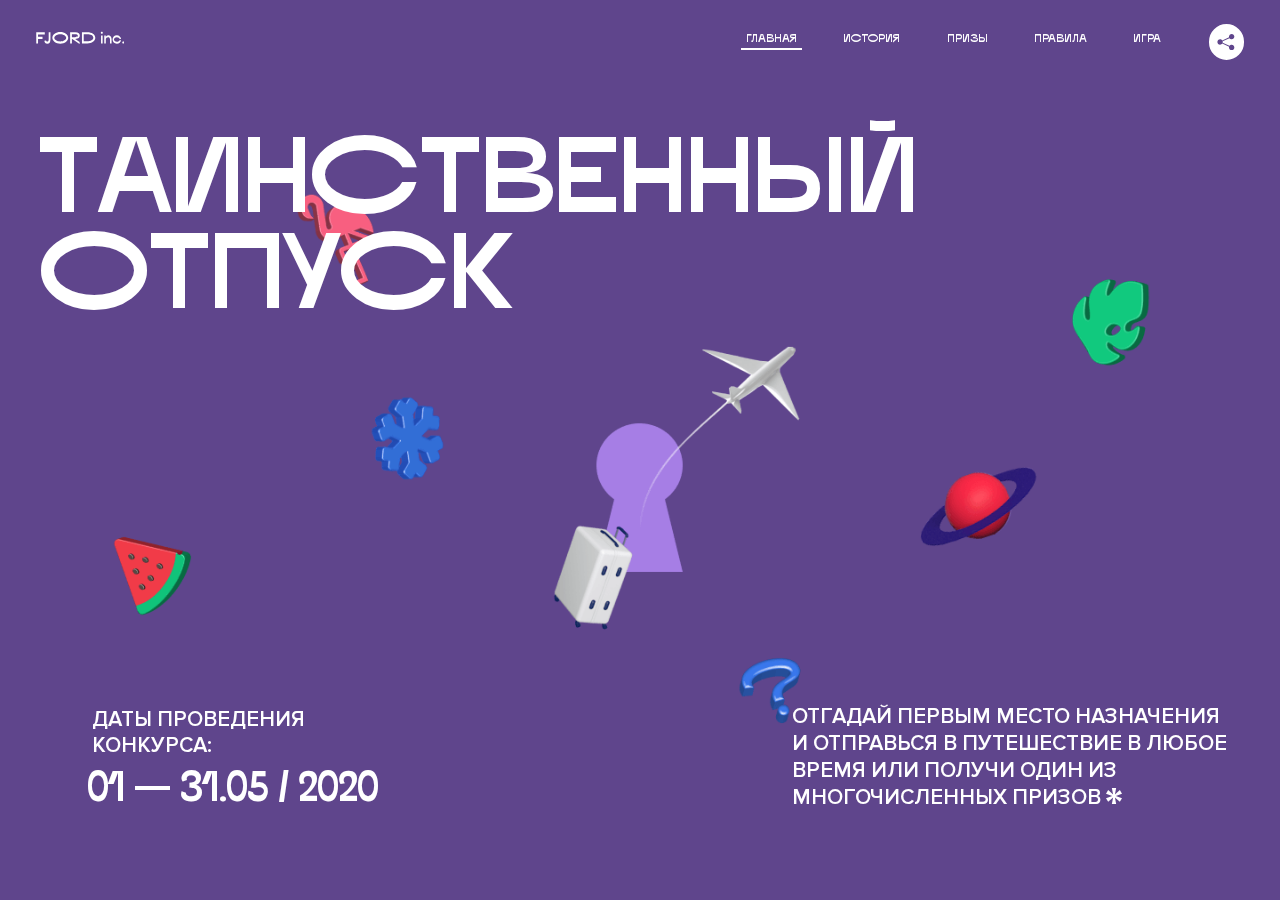
<file: 6/index.html>
<!DOCTYPE html>
<html lang="ru">
<head>
  <meta charset="UTF-8">
  <meta name="description" content="">
  <meta name="viewport" content="width=device-width, initial-scale=1.0">
  <meta http-equiv="X-UA-Compatible" content="ie=edge">
  <title>Mysterious Vacation</title>
<link href="css/style.min.css" rel="stylesheet">  <base href="https://htmlacademy-animation.github.io/248693-magic-vacation-1/6/">
</head>
<body>

  <header class="page-header js-header">
    <div class="page-header__wrapper">
      <a href="#" class="page-header__logo" aria-label="Перейти на страницу FJORD.Inc">
        <svg width="100" height="15" viewBox="0 0 100 15" fill="none" xmlns="http://www.w3.org/2000/svg">
          <path d="M0.26 1.4V14H2.276V8.906H7.334V6.44H2.276V3.848H9.872V1.4H0.26ZM12.733 14.36C15.127 14.36 16.243 12.65 16.243 9.5V1.4H14.263V8.96C14.263 11.21 13.723 11.876 12.733 11.876C11.833 11.876 11.473 11.3 11.347 10.58L9.36702 10.94C9.63702 13.046 10.663 14.36 12.733 14.36ZM18.3918 7.7C18.3918 11.372 22.3878 14.36 27.3198 14.36C32.2518 14.36 36.2478 11.372 36.2478 7.7C36.2478 4.028 32.2518 1.04 27.3198 1.04C22.3878 1.04 18.3918 4.028 18.3918 7.7ZM20.6058 7.7C20.6058 5.378 23.6118 3.524 27.3198 3.524C30.9918 3.524 33.9798 5.378 33.9798 7.7C33.9798 10.004 30.9918 11.858 27.3198 11.858C23.6118 11.858 20.6058 10.004 20.6058 7.7ZM40.403 14V8.906H40.799L49.079 14.702V12.38L44.039 8.906H44.201C47.999 8.906 49.277 7.304 49.277 5.162C49.277 3.092 47.999 1.4 44.201 1.4H38.387V14H40.403ZM43.535 3.722C45.785 3.722 47.045 4.136 47.045 5.432C47.045 6.764 45.785 7.034 43.535 7.034H40.403V3.722H43.535ZM51.6936 1.382V14H57.8676C62.7456 14 66.7236 11.534 66.7236 7.7C66.7236 3.848 62.7456 1.382 57.8676 1.382H51.6936ZM53.7096 11.624V3.722H57.5436C61.5396 3.722 64.4916 5.018 64.4916 7.7C64.4916 10.238 61.5396 11.624 57.5436 11.624H53.7096ZM73.1832 14.018H74.9832V5H73.1832V14.018ZM72.9132 1.976C72.9132 2.57 73.3992 3.092 74.0832 3.092C74.7492 3.092 75.2352 2.57 75.2352 1.976C75.2352 1.382 74.7672 0.805999 74.0832 0.805999C73.3812 0.805999 72.9132 1.382 72.9132 1.976ZM76.7867 14H78.5687V9.104C78.7487 8.006 79.5947 6.962 81.0887 6.962C82.1147 6.962 83.2667 7.448 83.2667 9.554V14H85.0487V9.014C85.0487 6.152 83.2307 4.73 81.3587 4.73C79.9187 4.73 79.0727 5.558 78.5687 6.854V5H76.7867V14ZM90.9898 14.27C93.5098 14.27 95.3818 12.506 95.7238 10.328H94.0498C93.7258 11.3 92.6998 12.02 90.9898 12.02C88.8478 12.02 87.7678 10.922 87.7678 9.59C87.7678 8.24 88.8478 6.962 90.9898 6.962C92.7538 6.962 93.7978 7.844 94.0858 8.924H95.7418C95.4358 6.71 93.6178 4.73 90.9898 4.73C88.0918 4.73 86.1298 7.124 86.1298 9.59C86.1298 12.074 88.1278 14.27 90.9898 14.27ZM97.0693 12.938C97.0693 13.658 97.5553 14.144 98.2753 14.144C98.9953 14.144 99.4813 13.658 99.4813 12.938C99.4813 12.2 98.9953 11.714 98.2753 11.714C97.5553 11.714 97.0693 12.2 97.0693 12.938Z" fill="currentColor"></path>
        </svg>
      </a>
      <button class="page-header__toggler js-menu-toggler" type="button" aria-label="Управление мобильным меню"><span>Меню</span></button>
      <nav class="page-header__nav">
        <div class="page-header__menu js-menu" id="menu">
          <ul>
            <li>
              <a class="js-menu-link" href="#top" data-href="top">главная</a>
            </li>
            <li>
              <a class="js-menu-link" href="#story" data-href="story">история</a>
            </li>
            <li>
              <a class="js-menu-link" href="#prizes" data-href="prizes">призы</a>
            </li>
            <li>
              <a class="js-menu-link" href="#rules" data-href="rules">правила</a>
            </li>
            <li>
              <a class="js-menu-link" href="#game" data-href="game">игра</a>
            </li>
          </ul>
        </div>
        <div class="page-header__social">
          <div class="social-block js-social-block">
            <button class="social-block__toggler" aria-label="Управлять блоком с социальными кнопками">
              <svg width="26" height="22" viewBox="0 0 27 22" fill="none" xmlns="http://www.w3.org/2000/svg">
                <path d="M19.6721 7.43664C21.6273 7.43664 23.213 5.85095 23.213 3.89566C23.213 1.94037 21.6273 0.354675 19.6721 0.354675C17.7168 0.354675 16.1311 1.94037 16.1311 3.89566C16.1311 4.19968 16.1728 4.49178 16.2458 4.77345L7.21751 8.95527C6.57519 8.05214 5.52303 7.46049 4.33078 7.46049C2.37549 7.46049 0.789795 9.04618 0.789795 11.0015C0.789795 12.9568 2.37549 14.5425 4.33078 14.5425C5.52303 14.5425 6.57668 13.9508 7.21751 13.0477L16.2458 17.2295C16.1743 17.5112 16.1311 17.8033 16.1311 18.1073C16.1311 20.0626 17.7168 21.6483 19.6721 21.6483C21.6273 21.6483 23.213 20.0626 23.213 18.1073C23.213 16.152 21.6273 14.5663 19.6721 14.5663C18.4798 14.5663 17.4262 15.158 16.7853 16.0611L7.75701 11.8793C7.82854 11.5976 7.87176 11.3055 7.87176 11.0015C7.87176 10.6974 7.83003 10.4053 7.75701 10.1237L16.7853 5.94186C17.4262 6.84499 18.4783 7.43664 19.6721 7.43664Z" fill="currentColor"></path>
              </svg>
            </button>
            <ul class="social-block__list">
              <li>
                <a class="social-block__link social-block__link--fb" href="#" aria-label="Мы на Facebook">
                  <svg width="8" height="17" viewBox="0 0 8 17" fill="none" xmlns="http://www.w3.org/2000/svg">
                    <path d="M4.24646 16.9899H1.09275L1.05793 8.49828H0V5.30707H1.05793V3.81124C1.05793 1.42084 2.57654 0 5.21735 0H7.41758V3.18585H5.30841C4.28262 3.18585 4.2478 3.48582 4.2478 4.24914V5.30707H7.42964L7.16716 8.49828H4.2478V16.9899H4.24646Z" fill="currentColor"></path>
                  </svg>
                </a>
              </li>
              <li>
                <a class="social-block__link social-block__link--insta" href="#" aria-label="Мы в Instagram">
                  <svg width="15" height="15" viewBox="0 0 15 15" fill="none" xmlns="http://www.w3.org/2000/svg">
                    <path d="M11.0197 0H4.19806C2.14246 0 0.471191 1.66993 0.471191 3.72285V10.5499C0.471191 12.6082 2.14112 14.2727 4.19806 14.2727H11.0197C13.0753 14.2727 14.7466 12.6082 14.7466 10.5499V3.72285C14.7466 1.67127 13.0753 0 11.0197 0ZM11.0197 12.4849H4.19806C3.13076 12.4849 2.26432 11.6158 2.26432 10.5512V3.72419C2.26432 2.65956 3.13076 1.79715 4.19806 1.79715H11.0197C12.087 1.79715 12.9535 2.6609 12.9535 3.72419V10.5512C12.9535 11.6145 12.087 12.4849 11.0197 12.4849Z" fill="currentColor"></path>
                    <path d="M7.60887 3.11084C5.38989 3.11084 3.58203 4.9187 3.58203 7.14036C3.58203 9.35532 5.38989 11.1645 7.60887 11.1645C9.83053 11.1645 11.6357 9.35666 11.6357 7.14036C11.6357 4.9187 9.83053 3.11084 7.60887 3.11084ZM7.60887 9.36871C6.37551 9.36871 5.37784 8.37372 5.37784 7.14036C5.37784 5.90699 6.37551 4.90665 7.60887 4.90665C8.83822 4.90665 9.84259 5.90833 9.84259 7.14036C9.84392 8.37238 8.83822 9.36871 7.60887 9.36871Z" fill="currentColor"></path>
                    <path d="M11.3573 2.35962C10.8256 2.35962 10.3931 2.79752 10.3931 3.32381C10.3931 3.85546 10.8256 4.29336 11.3573 4.29336C11.8862 4.29336 12.3215 3.85546 12.3215 3.32381C12.3215 2.79752 11.8862 2.35962 11.3573 2.35962Z" fill="currentColor"></path>
                  </svg>
                </a>
              </li>
              <li>
                <a class="social-block__link social-block__link--vk" href="#" aria-label="Мы ВКонтакте">
                  <svg width="17" height="10" viewBox="0 0 17 10" fill="none" xmlns="http://www.w3.org/2000/svg">
                    <path d="M14.1234 4.9002C14.1234 4.9002 16.3623 1.72708 16.5866 0.680242C16.6595 0.312285 16.4947 0.103188 16.1069 0.103188C16.1069 0.103188 14.8193 0.103188 14.168 0.103188C13.7235 0.103188 13.5587 0.293278 13.4235 0.579768C13.4235 0.579768 12.3724 2.82553 11.0969 4.24712C10.6861 4.70333 10.4781 4.84318 10.2511 4.84318C10.0646 4.84318 9.98625 4.6911 9.98625 4.27834V0.649016C9.98625 0.147997 9.92545 0.00135496 9.5066 0.00135496H6.39628C6.15578 0.00135496 6.0085 0.134417 6.0085 0.324506C6.0085 0.801084 6.73406 0.908351 6.73406 2.20231V4.87305C6.73406 5.40529 6.70569 5.61575 6.45303 5.61575C5.78016 5.61575 4.19528 3.30618 3.30623 0.678887C3.12923 0.145282 2.93737 0 2.43475 0H0.486409C0.205373 0 0 0.190085 0 0.476576C0 0.991172 0.60666 3.40801 2.99277 6.64358C4.59927 8.8201 6.70569 10 8.60269 10C9.76196 10 10.0416 9.80312 10.0416 9.31432V7.63883C10.0416 7.22607 10.2065 7.04956 10.4429 7.04956C10.7078 7.04956 11.1847 7.13238 12.2805 8.22268C13.5843 9.47862 13.6762 10 14.3896 10H16.5676C16.7919 10 17 9.89273 17 9.52342C17 9.02919 16.3623 8.15343 15.384 7.10659C14.9801 6.56755 14.3302 5.98914 14.1248 5.72301C13.8275 5.40801 13.9154 5.23014 14.1234 4.9002Z" fill="currentColor"></path>
                  </svg>
                </a>
              </li>
            </ul>
          </div>
        </div>
      </nav>
    </div>
  </header>

  <main class="page-content">

    <section class="animation-screen"></section>

    <section class="screen screen--hidden screen--intro" id="top">
      <div class="screen__wrapper">
        <div class="intro">
          <h1 class="intro__title" data-typography="">Таинственный отпуск</h1>
          <div class="intro__content">
            <div class="intro__info">
              <p class="intro__label">Даты проведения конкурса:</p>
              <p class="intro__date" data-typography="">01 — 31.05 / 2020</p>
            </div>
            <div class="intro__message">
              <p>
                Отгадай первым место назначения и&nbsp;отправься в&nbsp;путешествие в&nbsp;любое время или получи один из многочисленных призов
                <svg width="16" height="16" viewBox="0 0 10 10" fill="none" xmlns="http://www.w3.org/2000/svg">
                  <path d="M0 6.35337L3.90271 4.99012L0 3.64663L1.34615 1.32374L4.44287 4.01073L3.67364 0H6.34615L5.57692 4.01073L8.65385 1.32374L10 3.64663L6.13405 4.99012L10 6.35337L8.65385 8.65651L5.57692 5.98927L6.34615 10H3.67364L4.44287 5.96952L1.34615 8.65651L0 6.35337Z" fill="currentColor"></path>
                </svg>
              </p>
            </div>
          </div>
        </div>
      </div>
      <div class="screen__footer js-footer">
        <button class="screen__footer-enlarge js-footer-toggler" type="button" aria-label="Показать сообщение">
          <svg width="10" height="10" viewBox="0 0 10 10" fill="none" xmlns="http://www.w3.org/2000/svg">
            <path d="M0 6.35337L3.90271 4.99012L0 3.64663L1.34615 1.32374L4.44287 4.01073L3.67364 0H6.34615L5.57692 4.01073L8.65385 1.32374L10 3.64663L6.13405 4.99012L10 6.35337L8.65385 8.65651L5.57692 5.98927L6.34615 10H3.67364L4.44287 5.96952L1.34615 8.65651L0 6.35337Z" fill="currentColor"></path>
          </svg>
        </button>
        <button class="screen__footer-collapse js-footer-toggler" type="button" aria-label="Скрыть сообщение">
          <svg width="13" height="13" viewBox="0 0 13 13" fill="none" xmlns="http://www.w3.org/2000/svg">
            <line x1="12.3536" y1="0.353553" x2="0.738349" y2="11.9688" stroke="currentColor"></line>
            <line x1="0.738319" y1="0.539925" x2="12.3535" y2="12.1551" stroke="currentColor"></line>
          </svg>
        </button>
        <div class="screen__footer-wrapper">
          <div class="screen__footer-announce">
            <p class="screen__footer-label">Даты проведения конкурса:</p>
            <p class="screen__footer-date">01 — 31.05 / 2020</p>
          </div>
          <div class="screen__footer-note">
            <p>
              <svg width="10" height="10" viewBox="0 0 10 10" fill="none" xmlns="http://www.w3.org/2000/svg">
                <path d="M0 6.35337L3.90271 4.99012L0 3.64663L1.34615 1.32374L4.44287 4.01073L3.67364 0H6.34615L5.57692 4.01073L8.65385 1.32374L10 3.64663L6.13405 4.99012L10 6.35337L8.65385 8.65651L5.57692 5.98927L6.34615 10H3.67364L4.44287 5.96952L1.34615 8.65651L0 6.35337Z" fill="currentColor"></path>
              </svg>
              <span>Победители могут выбрать любые 14 дней подряд в&nbsp;течение двух лет с&nbsp;даты окончания конкурса. Победители могут воспользоваться путевкой сами или подарить другому лицу.</span>
            </p>
          </div>
        </div>
      </div>
    </section>

    <section class="screen screen--hidden screen--story" id="story">

      <div class="slider swiper-container js-slider">

        <div class="swiper-wrapper">

          <div class="slider__item swiper-slide">
            <h2 class="slider__item-title" data-typography="">История</h2>
            <p class="slider__item-text">Джеймс Таргет был основателем компании &laquo;Fjord Inc.&raquo;. С&nbsp;1965 года &laquo;Fjord Inc.&raquo; прославилась надёжными и&nbsp;удобными чемоданами и&nbsp;аксессуарами для туристов.</p>
          </div>

          <div class="slider__item swiper-slide">
            <p class="slider__item-text">Когда Джеймсу было 7&nbsp;лет, в&nbsp;их&nbsp;доме гостил дядюшка и&nbsp;развлекал детей рассказами о&nbsp;своей поездке в&nbsp;место, показавшееся малышу Таргету невероятным. Тогда Джеймс решил, что однажды посетит его, но&nbsp;не&nbsp;будет рассказывать о&nbsp;мечте, пока не&nbsp;осуществит.</p>
          </div>

          <div class="slider__item swiper-slide">
            <p class="slider__item-text">Джеймс Таргет стал увлеченным путешественником. Он&nbsp;посетил 5&nbsp;континентов, 126&nbsp;стран.</p>
          </div>

          <div class="slider__item swiper-slide">
            <p class="slider__item-text">Он&nbsp;сплавлялся по&nbsp;Амазонке и&nbsp;погружался в&nbsp;пещеры Франции, медитировал в&nbsp;горах Тибета и&nbsp;пожимал руку вождя племени Акугауа.</p>
          </div>

          <div class="slider__item swiper-slide">
            <p class="slider__item-text">Из&nbsp;своих поездок Джеймс Таргет привозил идеи, как сделать свои чемоданы &laquo;Fjord Inc.&raquo; удобными и&nbsp;приспособленными к&nbsp;разным дорожным условиям.</p>
          </div>

          <div class="slider__item swiper-slide">
            <p class="slider__item-text">Всё это время Джеймс не&nbsp;оставлял идею поездки своей мечты. Однако, как только он&nbsp;брался за&nbsp;планирование, возникали препятствия, не&nbsp;позволяющие отправиться туда.</p>
          </div>

          <div class="slider__item swiper-slide">
            <p class="slider__item-text">В&nbsp;возрасте 67&nbsp;лет Джеймс Таргет попал под лавину и&nbsp;погиб. В&nbsp;своём завещании он&nbsp;поручил отправить в&nbsp;заветное путешествие трёх смельчаков, единых с&nbsp;ним духом.</p>
          </div>

          <div class="slider__item swiper-slide">
            <p class="slider__item-text">Тех, кто сможет узнать таинственное место, задавая вопросы специально обученному ИИ&nbsp;&laquo;Соне&raquo;, ждет фантастическое путешествие.</p>
          </div>
        </div>
        <div class="slider__controls">
          <button class="slider__control slider__control--prev js-control-prev" type="button" aria-label="Показать предыдущую историю">
            <svg width="12" height="22" viewBox="0 0 12 22" fill="none" xmlns="http://www.w3.org/2000/svg">
              <path d="M11 1L1 11L11 21" stroke="currentColor" stroke-width="2" stroke-linejoin="round"></path>
            </svg>
          </button>
          <button class="slider__control slider__control--next js-control-next" type="button" aria-label="Показать следующую историю">
            <svg width="12" height="22" viewBox="0 0 12 22" fill="none" xmlns="http://www.w3.org/2000/svg">
              <path d="M1 1L11 11L1 21" stroke="currentColor" stroke-width="2" stroke-linejoin="round"></path>
            </svg>
          </button>
        </div>
        <div class="slider__pagination swiper-pagination"></div>
      </div>

      <div class="screen__bg"></div>
    </section>

    <section class="screen screen--hidden screen--prizes" id="prizes">
      <div class="screen__wrapper">
        <div class="prizes">
          <h2 class="prizes__title" data-typography="">ПРизы</h2>
          <div class="prizes__lead">
            <p>Найди ответ и&nbsp;получи один из&nbsp;призов:</p>
          </div>
          <ul class="prizes__list">
            <li class="prizes__item prizes__item--journeys">
              <div class="prizes__icon">
                <picture>
                  <source srcset="img/prize1-mob.svg" media="(orientation: portrait)">
                  <img src="img/prize1.svg" alt="">
                </picture>
              </div>
              <p class="prizes__desc">
                <b>3</b>
                <span>загадочных путешествия</span>
              </p>
            </li>
            <li class="prizes__item prizes__item--cases">
              <div class="prizes__icon">
                <picture>
                  <source srcset="img/prize2-mob.svg" media="(orientation: portrait)">
                  <img src="img/prize2.svg" alt="">
                </picture>
              </div>
              <p class="prizes__desc">
                <b>7</b>
                <span>надежных чемоданов</span>
              </p>
            </li>
            <li class="prizes__item prizes__item--codes">
              <div class="prizes__icon">
                <picture>
                  <source srcset="img/prize3-mob.svg" media="(orientation: portrait)">
                  <img src="img/prize3.svg" alt="">
                </picture>
              </div>
              <p class="prizes__desc">
                <b>900</b>
                <span>
                  промокодов на&nbsp;скидку 15%
                  <svg width="10" height="10" viewBox="0 0 10 10" fill="none" xmlns="http://www.w3.org/2000/svg">
                    <path d="M0 6.35337L3.90271 4.99012L0 3.64663L1.34615 1.32374L4.44287 4.01073L3.67364 0H6.34615L5.57692 4.01073L8.65385 1.32374L10 3.64663L6.13405 4.99012L10 6.35337L8.65385 8.65651L5.57692 5.98927L6.34615 10H3.67364L4.44287 5.96952L1.34615 8.65651L0 6.35337Z" fill="currentColor"></path>
                  </svg>
                </span>
              </p>
            </li>
          </ul>
        </div>
      </div>
      <div class="screen__footer js-footer">
        <button class="screen__footer-enlarge js-footer-toggler" type="button" aria-label="Показать сообщение">
          <svg width="10" height="10" viewBox="0 0 10 10" fill="none" xmlns="http://www.w3.org/2000/svg">
            <path d="M0 6.35337L3.90271 4.99012L0 3.64663L1.34615 1.32374L4.44287 4.01073L3.67364 0H6.34615L5.57692 4.01073L8.65385 1.32374L10 3.64663L6.13405 4.99012L10 6.35337L8.65385 8.65651L5.57692 5.98927L6.34615 10H3.67364L4.44287 5.96952L1.34615 8.65651L0 6.35337Z" fill="currentColor"></path>
          </svg>
        </button>
        <button class="screen__footer-collapse js-footer-toggler" type="button" aria-label="Скрыть сообщение">
          <svg width="13" height="13" viewBox="0 0 13 13" fill="none" xmlns="http://www.w3.org/2000/svg">
            <line x1="12.3536" y1="0.353553" x2="0.738349" y2="11.9688" stroke="currentColor"></line>
            <line x1="0.738319" y1="0.539925" x2="12.3535" y2="12.1551" stroke="currentColor"></line>
          </svg>
        </button>
        <div class="screen__footer-wrapper">
          <div class="screen__footer-announce">
            <p class="screen__footer-label">Даты проведения конкурса:</p>
            <p class="screen__footer-date">01 — 31.05 / 2020</p>
          </div>
          <div class="screen__footer-note">
            <p>
              <svg width="10" height="10" viewBox="0 0 10 10" fill="none" xmlns="http://www.w3.org/2000/svg">
                <path d="M0 6.35337L3.90271 4.99012L0 3.64663L1.34615 1.32374L4.44287 4.01073L3.67364 0H6.34615L5.57692 4.01073L8.65385 1.32374L10 3.64663L6.13405 4.99012L10 6.35337L8.65385 8.65651L5.57692 5.98927L6.34615 10H3.67364L4.44287 5.96952L1.34615 8.65651L0 6.35337Z" fill="currentColor"></path>
              </svg>
              <span>Скидка&nbsp;15% на&nbsp;единоразовое приобретение путёвки с&nbsp;1&nbsp;июня 2020 по&nbsp;31&nbsp;мая 2022&nbsp;года. Суммируется с&nbsp;другими акциями</span>
            </p>
          </div>
        </div>
      </div>
    </section>

    <section class="screen screen--hidden screen--rules" id="rules">
      <div class="screen__wrapper">
        <div class="rules">
          <h2 class="rules__title" data-typography="">Правила</h2>
          <div class="rules__lead">
            <p>Для того чтобы получить наследство Джеймса Таргета, тебе нужно выведать у&nbsp;&laquo;Сони&raquo;, куда предстоит отправиться тебе в&nbsp;случае победы</p>
          </div>
          <ol class="rules__list">
            <li class="rules__item">
              <p>Тебе отводится <br>5&nbsp;минут</p>
            </li>
            <li class="rules__item">
              <p>Задавай любые вопросы в&nbsp;текстовом поле</p>
            </li>
            <li class="rules__item">
              <p>Нажимай кнопку &laquo;Узнать&raquo;, чтобы получить ответ</p>
            </li>
            <li class="rules__item">
              <p>&laquo;Соня&raquo; может отвечать только&nbsp;Да или Нет</p>
            </li>
          </ol>
          <a href="#game" class="rules__link btn"><span>Погнали!</span></a>
        </div>
      </div>
      <div class="screen__disclaimer">
        <div class="disclaimer">
          <ul>
            <li>
              <a href="#">Правовая информация</a>
            </li>
            <li>
              <a href="#">Подробные правила</a>
            </li>
          </ul>
        </div>
      </div>
    </section>

    <section class="screen screen--hidden screen--game" id="game">
      <div class="screen__wrapper">
        <div class="game">
          <div class="game__header">
            <h2 class="game__title" data-typography="">Игра</h2>
            <div class="game__counter">
              <span>05</span>:<span>00</span>
            </div>
          </div>
          <div class="game__body">
            <div class="chat">
              <div class="chat__body js-chat">
                <ul class="chat__list" id="messages"></ul>
              </div>
              <div class="chat__footer">
                <form action="#" method="post" class="form" id="message-form">
                  <label class="form__wrapper" aria-label="Поле для ввода вопроса">
                    <input type="text" class="form__field" id="message-field" placeholder="Задай вопрос">
                  </label>
                  <button class="form__button btn">
                    <span>Узнать</span>
                    <svg width="18" height="19" viewBox="0 0 18 19" fill="none" xmlns="http://www.w3.org/2000/svg">
                      <path stroke="currentColor" stroke-width="2" d="M9 19V1"></path>
                      <path d="M1 9l8-8 8 8" stroke="currentColor" stroke-width="2" stroke-linejoin="round"></path>
                    </svg>
                  </button>
                </form>
              </div>
            </div>
          </div>
          <!-- временные кнопки для показа результата -->
          <div class="game__buttons">
            <button class="game__button btn js-show-result" type="button" data-target="result"><span>Положительный результат</span></button>
            <button class="game__button btn js-show-result" type="button" data-target="result2"><span>Положительный результат - 2</span></button>
            <button class="game__button btn js-show-result" type="button" data-target="result3"><span>Отрицательный результат</span></button>
          </div>
        </div>
      </div>
    </section>

    <section class="screen screen--hidden screen--result" id="result">
      <div class="screen__wrapper">
        <div class="result result--trip">
          <div class="result__image result__image--full">
            <picture>
              <source srcset="img/result1-mob.png 1x, img/result1-mob@2x.png 2x" media="(max-width: 768px) and (orientation: portrait)">
              <img src="img/result1.png" srcset="img/result1@2x.png 2x" alt="">
            </picture>
          </div>
          <h2 class="result__title">
            <span class="visually-hidden">ПОбеда!</span>
            <svg xmlns="http://www.w3.org/2000/svg" viewBox="0 0 568.85 109.24">
              <path d="M16,24.44V92H2.6V8H75V92H61.52V24.44H16Z" transform="translate(-2.1 -1.5)" fill="none" stroke="currentColor"></path>
              <path d="M148.76,5.6c32.88,0,59.52,19.92,59.52,44.4s-26.64,44.4-59.52,44.4S89.24,74.48,89.24,50,115.88,5.6,148.76,5.6Zm0,72.12c24.48,0,44.4-12.36,44.4-27.72s-19.92-27.84-44.4-27.84C124,22.16,104,34.52,104,50S124,77.72,148.76,77.72Z" transform="translate(-2.1 -1.5)" fill="none" stroke="currentColor"></path>
              <path d="M287.36,8V24.44H236v14.4h25.32c25.44,0,34,11.16,34,26.52,0,15.6-8.52,26.64-34,26.64H222.56V8h64.8ZM256.88,76.52c15.12,0,23.52-2,23.52-11.52S272,54.44,256.88,54.44H236V76.52h20.88Z" transform="translate(-2.1 -1.5)" fill="none" stroke="currentColor"></path>
              <path d="M371.47,8V24.44H320.84V41.6h33.6V58h-33.6V75.56h50.64V92H307.4V8h64.08Z" transform="translate(-2.1 -1.5)" fill="none" stroke="currentColor"></path>
              <path d="M382.39,110.24V75.56h7.44c4.56-4.68,7.8-18.36,8.76-56L399,8h48.6V75.56h10v34.68H442.87V92H397v18.24H382.39Zm51.72-34.68V24.44H411.55v3.12c-0.48,22.44-3.24,37.68-7.2,48h29.76Z" transform="translate(-2.1 -1.5)" fill="none" stroke="currentColor"></path>
              <path d="M463.75,92l28-84h27.12l28.08,84H533.47l-7.8-23.52h-37.8L480.07,92H463.75Zm56.64-40L507,11.84,493.51,52h26.88Z" transform="translate(-2.1 -1.5)" fill="none" stroke="currentColor"></path>
              <path d="M554.12,70.4L555.55,2H569l1.44,68.4H554.12Zm8.28,6.36c4.8,0,8,3.24,8,8.16a8,8,0,1,1-16.08,0C554.35,80,557.59,76.76,562.39,76.76Z" transform="translate(-2.1 -1.5)" fill="none" stroke="currentColor"></path>
            </svg>
          </h2>
          <div class="result__text">
            <p>ты&nbsp;отправляешься в&nbsp;Арктику!</p>
          </div>
          <div class="result__form">
            <form action="#" method="post" class="form form--result">
              <div class="form__wrapper" aria-label="зарегистрируй результат">
                <label for="email-field" class="form__label">зарегистрируй результат</label>
                <input type="email" class="form__field" id="email-field" placeholder="e-mail для регистации результата и получения приза" required="">
              </div>
              <button class="form__button btn">
                <span>отправить</span>
                <svg width="18" height="19" viewBox="0 0 18 19" fill="none" xmlns="http://www.w3.org/2000/svg">
                  <path stroke="currentColor" stroke-width="2" d="M9 19V1"></path>
                  <path d="M1 9l8-8 8 8" stroke="currentColor" stroke-width="2" stroke-linejoin="round"></path>
                </svg>
              </button>
            </form>
          </div>
        </div>
      </div>
    </section>

    <section class="screen screen--hidden screen--result" id="result2">
      <div class="screen__wrapper">
        <div class="result result--prize">
          <div class="result__images">
            <div class="result__image result__image--leaf-blue-1">
              <img src="img/module-2/win-suitcase/leaf-blue-1.png" width="279" alt="">
            </div>
            <div class="result__image result__image--leaf-blue-2">
              <img src="img/module-2/win-suitcase/leaf-blue-2.png" width="279" alt="">
            </div>
            <div class="result__image result__image--leaf-green">
              <img src="img/module-2/win-suitcase/leaf-green.png" width="332" alt="">
            </div>
            <div class="result__image result__image--suitcase">
              <img src="img/module-2/win-suitcase/suitcase.png" width="415" alt="">
            </div>
            <div class="result__image result__image--flamingo">
              <img src="img/module-2/win-suitcase/flamingo.png" width="320" alt="">
            </div>
          </div>
          <h2 class="result__title">
            <span class="visually-hidden">ПОбеда!</span>
            <svg xmlns="http://www.w3.org/2000/svg" viewBox="0 0 568.85 109.24">
              <path d="M16,24.44V92H2.6V8H75V92H61.52V24.44H16Z" transform="translate(-2.1 -1.5)" fill="none" stroke="currentColor"></path>
              <path d="M148.76,5.6c32.88,0,59.52,19.92,59.52,44.4s-26.64,44.4-59.52,44.4S89.24,74.48,89.24,50,115.88,5.6,148.76,5.6Zm0,72.12c24.48,0,44.4-12.36,44.4-27.72s-19.92-27.84-44.4-27.84C124,22.16,104,34.52,104,50S124,77.72,148.76,77.72Z" transform="translate(-2.1 -1.5)" fill="none" stroke="currentColor"></path>
              <path d="M287.36,8V24.44H236v14.4h25.32c25.44,0,34,11.16,34,26.52,0,15.6-8.52,26.64-34,26.64H222.56V8h64.8ZM256.88,76.52c15.12,0,23.52-2,23.52-11.52S272,54.44,256.88,54.44H236V76.52h20.88Z" transform="translate(-2.1 -1.5)" fill="none" stroke="currentColor"></path>
              <path d="M371.47,8V24.44H320.84V41.6h33.6V58h-33.6V75.56h50.64V92H307.4V8h64.08Z" transform="translate(-2.1 -1.5)" fill="none" stroke="currentColor"></path>
              <path d="M382.39,110.24V75.56h7.44c4.56-4.68,7.8-18.36,8.76-56L399,8h48.6V75.56h10v34.68H442.87V92H397v18.24H382.39Zm51.72-34.68V24.44H411.55v3.12c-0.48,22.44-3.24,37.68-7.2,48h29.76Z" transform="translate(-2.1 -1.5)" fill="none" stroke="currentColor"></path>
              <path d="M463.75,92l28-84h27.12l28.08,84H533.47l-7.8-23.52h-37.8L480.07,92H463.75Zm56.64-40L507,11.84,493.51,52h26.88Z" transform="translate(-2.1 -1.5)" fill="none" stroke="currentColor"></path>
              <path d="M554.12,70.4L555.55,2H569l1.44,68.4H554.12Zm8.28,6.36c4.8,0,8,3.24,8,8.16a8,8,0,1,1-16.08,0C554.35,80,557.59,76.76,562.39,76.76Z" transform="translate(-2.1 -1.5)" fill="none" stroke="currentColor"></path>
            </svg>
          </h2>
          <div class="result__text">
            <p>чемодан &laquo;Fjord&nbsp;Inc.&raquo;&nbsp;твой</p>
          </div>
          <div class="result__form">
            <form action="#" method="post" class="form form--result">
              <div class="form__wrapper">
                <label for="email-field2" class="form__label">зарегистрируй результат</label>
                <input type="email" class="form__field" id="email-field2" placeholder="e-mail для регистации результата и получения приза" required="">
              </div>
              <button class="form__button btn">
                <span>отправить</span>
                <svg width="18" height="19" viewBox="0 0 18 19" fill="none" xmlns="http://www.w3.org/2000/svg">
                  <path stroke="currentColor" stroke-width="2" d="M9 19V1"></path>
                  <path d="M1 9l8-8 8 8" stroke="currentColor" stroke-width="2" stroke-linejoin="round"></path>
                </svg>
              </button>
            </form>
          </div>
        </div>
      </div>
    </section>

    <section class="screen screen--hidden screen--result" id="result3">
      <div class="screen__wrapper">
        <div class="result result--negative">
          <div class="result__image result__image--full">
            <picture>
              <source srcset="img/result3-mob.png 1x, img/result3-mob@2x.png 2x" media="(max-width: 768px) and (orientation: portrait)">
              <img src="img/result3.png" srcset="img/result3@2x.png 2x" alt="">
            </picture>
          </div>
          <h2 class="result__title">
            <span class="visually-hidden">Не угадал!</span>
            <svg xmlns="http://www.w3.org/2000/svg" viewBox="0 0 660.77 109.24">
              <path d="M2.66,92V8H16.1V42.2H53.3V8H66.74V92H53.3V58.64H16.1V92H2.66Z" transform="translate(-2.16 -1.5)" fill="none" stroke="currentColor"></path>
              <path d="M147.62,8V24.44H97V41.6h33.6V58H97V75.56h50.64V92H83.54V8h64.08Z" transform="translate(-2.16 -1.5)" fill="none" stroke="currentColor"></path>
              <path d="M199.22,8l20.52,42.36L235.34,8h16.44l-31,84H204.38l9.48-25.92L185.78,8h13.44Z" transform="translate(-2.16 -1.5)" fill="none" stroke="currentColor"></path>
              <path d="M273.74,24.44V92H260.3V8h50.16V24.44H273.74Z" transform="translate(-2.16 -1.5)" fill="none" stroke="currentColor"></path>
              <path d="M307.1,92l28-84h27.12l28.08,84H376.82L369,68.48h-37.8L323.42,92H307.1Zm56.64-40L350.3,11.84,336.86,52h26.88Z" transform="translate(-2.16 -1.5)" fill="none" stroke="currentColor"></path>
              <path d="M396.38,110.24V75.56h7.44c4.56-4.68,7.8-18.36,8.76-56L412.94,8h48.6V75.56h10v34.68H456.86V92H411v18.24H396.38ZM448.1,75.56V24.44H425.54v3.12c-0.48,22.44-3.24,37.68-7.2,48H448.1Z" transform="translate(-2.16 -1.5)" fill="none" stroke="currentColor"></path>
              <path d="M477.74,92l28-84h27.12L560.9,92H547.46l-7.8-23.52h-37.8L494.06,92H477.74Zm56.64-40-13.44-40.2L507.5,52h26.88Z" transform="translate(-2.16 -1.5)" fill="none" stroke="currentColor"></path>
              <path d="M568.7,76.88a13.77,13.77,0,0,0,5,1c6.6,0,10.44-6.24,12-58.32L586.22,8h46.2V92H619V24.44H598.82l-0.12,3.12C597.14,81,589,94.4,573.74,94.4a28.55,28.55,0,0,1-6.72-.84Z" transform="translate(-2.16 -1.5)" fill="none" stroke="currentColor"></path>
              <path d="M646.1,70.4L647.54,2H661l1.44,68.4H646.1Zm8.28,6.36c4.8,0,8,3.24,8,8.16a8,8,0,0,1-16.08,0C646.34,80,649.58,76.76,654.38,76.76Z" transform="translate(-2.16 -1.5)" fill="none" stroke="currentColor"></path>
            </svg>
          </h2>
          <button class="result__button js-play" type="button">
            не сдавайся!
            <span>
              <svg width="27" height="22" viewBox="0 0 27 22" fill="none" xmlns="http://www.w3.org/2000/svg">
                <path d="M10.6899 1.47998C5.42992 1.47998 1.16992 5.73998 1.16992 11C1.16992 16.26 5.42992 20.52 10.6899 20.52C15.9499 20.52 20.2099 16.26 20.2099 11V7.13998" stroke="currentColor" stroke-width="2" stroke-miterlimit="10"></path>
                <path d="M15.1099 12.5099L20.1499 7.13989L25.3099 12.6299" stroke="currentColor" stroke-width="2" stroke-miterlimit="10" stroke-linejoin="round"></path>
              </svg>
            </span>
          </button>
        </div>
      </div>
    </section>

  </main>

<script src="js/script.js"></script></body>
</html>
</file>
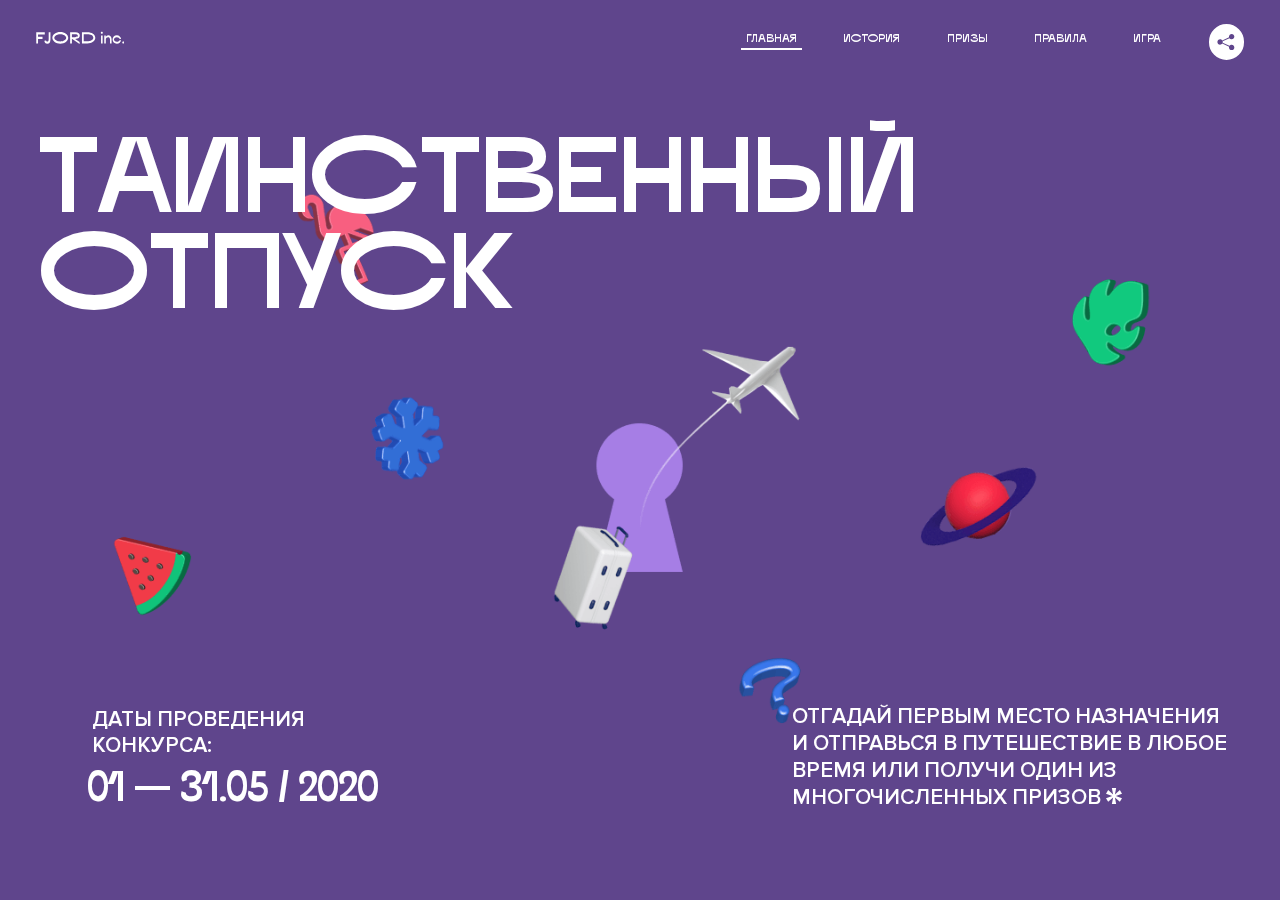
<file: 7/index.html>
<!DOCTYPE html>
<html lang="ru">
<head>
  <meta charset="UTF-8">
  <meta name="description" content="">
  <meta name="viewport" content="width=device-width, initial-scale=1.0">
  <meta http-equiv="X-UA-Compatible" content="ie=edge">
  <title>Mysterious Vacation</title>
<link href="css/style.min.css" rel="stylesheet">  <base href="https://htmlacademy-animation.github.io/248693-magic-vacation-1/7/">
</head>
<body>

  <header class="page-header js-header">
    <div class="page-header__wrapper">
      <a href="#" class="page-header__logo" aria-label="Перейти на страницу FJORD.Inc">
        <svg width="100" height="15" viewBox="0 0 100 15" fill="none" xmlns="http://www.w3.org/2000/svg">
          <path d="M0.26 1.4V14H2.276V8.906H7.334V6.44H2.276V3.848H9.872V1.4H0.26ZM12.733 14.36C15.127 14.36 16.243 12.65 16.243 9.5V1.4H14.263V8.96C14.263 11.21 13.723 11.876 12.733 11.876C11.833 11.876 11.473 11.3 11.347 10.58L9.36702 10.94C9.63702 13.046 10.663 14.36 12.733 14.36ZM18.3918 7.7C18.3918 11.372 22.3878 14.36 27.3198 14.36C32.2518 14.36 36.2478 11.372 36.2478 7.7C36.2478 4.028 32.2518 1.04 27.3198 1.04C22.3878 1.04 18.3918 4.028 18.3918 7.7ZM20.6058 7.7C20.6058 5.378 23.6118 3.524 27.3198 3.524C30.9918 3.524 33.9798 5.378 33.9798 7.7C33.9798 10.004 30.9918 11.858 27.3198 11.858C23.6118 11.858 20.6058 10.004 20.6058 7.7ZM40.403 14V8.906H40.799L49.079 14.702V12.38L44.039 8.906H44.201C47.999 8.906 49.277 7.304 49.277 5.162C49.277 3.092 47.999 1.4 44.201 1.4H38.387V14H40.403ZM43.535 3.722C45.785 3.722 47.045 4.136 47.045 5.432C47.045 6.764 45.785 7.034 43.535 7.034H40.403V3.722H43.535ZM51.6936 1.382V14H57.8676C62.7456 14 66.7236 11.534 66.7236 7.7C66.7236 3.848 62.7456 1.382 57.8676 1.382H51.6936ZM53.7096 11.624V3.722H57.5436C61.5396 3.722 64.4916 5.018 64.4916 7.7C64.4916 10.238 61.5396 11.624 57.5436 11.624H53.7096ZM73.1832 14.018H74.9832V5H73.1832V14.018ZM72.9132 1.976C72.9132 2.57 73.3992 3.092 74.0832 3.092C74.7492 3.092 75.2352 2.57 75.2352 1.976C75.2352 1.382 74.7672 0.805999 74.0832 0.805999C73.3812 0.805999 72.9132 1.382 72.9132 1.976ZM76.7867 14H78.5687V9.104C78.7487 8.006 79.5947 6.962 81.0887 6.962C82.1147 6.962 83.2667 7.448 83.2667 9.554V14H85.0487V9.014C85.0487 6.152 83.2307 4.73 81.3587 4.73C79.9187 4.73 79.0727 5.558 78.5687 6.854V5H76.7867V14ZM90.9898 14.27C93.5098 14.27 95.3818 12.506 95.7238 10.328H94.0498C93.7258 11.3 92.6998 12.02 90.9898 12.02C88.8478 12.02 87.7678 10.922 87.7678 9.59C87.7678 8.24 88.8478 6.962 90.9898 6.962C92.7538 6.962 93.7978 7.844 94.0858 8.924H95.7418C95.4358 6.71 93.6178 4.73 90.9898 4.73C88.0918 4.73 86.1298 7.124 86.1298 9.59C86.1298 12.074 88.1278 14.27 90.9898 14.27ZM97.0693 12.938C97.0693 13.658 97.5553 14.144 98.2753 14.144C98.9953 14.144 99.4813 13.658 99.4813 12.938C99.4813 12.2 98.9953 11.714 98.2753 11.714C97.5553 11.714 97.0693 12.2 97.0693 12.938Z" fill="currentColor"></path>
        </svg>
      </a>
      <button class="page-header__toggler js-menu-toggler" type="button" aria-label="Управление мобильным меню"><span>Меню</span></button>
      <nav class="page-header__nav">
        <div class="page-header__menu js-menu" id="menu">
          <ul>
            <li>
              <a class="js-menu-link" href="#top" data-href="top">главная</a>
            </li>
            <li>
              <a class="js-menu-link" href="#story" data-href="story">история</a>
            </li>
            <li>
              <a class="js-menu-link" href="#prizes" data-href="prizes">призы</a>
            </li>
            <li>
              <a class="js-menu-link" href="#rules" data-href="rules">правила</a>
            </li>
            <li>
              <a class="js-menu-link" href="#game" data-href="game">игра</a>
            </li>
          </ul>
        </div>
        <div class="page-header__social">
          <div class="social-block js-social-block">
            <button class="social-block__toggler" aria-label="Управлять блоком с социальными кнопками">
              <svg width="26" height="22" viewBox="0 0 27 22" fill="none" xmlns="http://www.w3.org/2000/svg">
                <path d="M19.6721 7.43664C21.6273 7.43664 23.213 5.85095 23.213 3.89566C23.213 1.94037 21.6273 0.354675 19.6721 0.354675C17.7168 0.354675 16.1311 1.94037 16.1311 3.89566C16.1311 4.19968 16.1728 4.49178 16.2458 4.77345L7.21751 8.95527C6.57519 8.05214 5.52303 7.46049 4.33078 7.46049C2.37549 7.46049 0.789795 9.04618 0.789795 11.0015C0.789795 12.9568 2.37549 14.5425 4.33078 14.5425C5.52303 14.5425 6.57668 13.9508 7.21751 13.0477L16.2458 17.2295C16.1743 17.5112 16.1311 17.8033 16.1311 18.1073C16.1311 20.0626 17.7168 21.6483 19.6721 21.6483C21.6273 21.6483 23.213 20.0626 23.213 18.1073C23.213 16.152 21.6273 14.5663 19.6721 14.5663C18.4798 14.5663 17.4262 15.158 16.7853 16.0611L7.75701 11.8793C7.82854 11.5976 7.87176 11.3055 7.87176 11.0015C7.87176 10.6974 7.83003 10.4053 7.75701 10.1237L16.7853 5.94186C17.4262 6.84499 18.4783 7.43664 19.6721 7.43664Z" fill="currentColor"></path>
              </svg>
            </button>
            <ul class="social-block__list">
              <li>
                <a class="social-block__link social-block__link--fb" href="#" aria-label="Мы на Facebook">
                  <svg width="8" height="17" viewBox="0 0 8 17" fill="none" xmlns="http://www.w3.org/2000/svg">
                    <path d="M4.24646 16.9899H1.09275L1.05793 8.49828H0V5.30707H1.05793V3.81124C1.05793 1.42084 2.57654 0 5.21735 0H7.41758V3.18585H5.30841C4.28262 3.18585 4.2478 3.48582 4.2478 4.24914V5.30707H7.42964L7.16716 8.49828H4.2478V16.9899H4.24646Z" fill="currentColor"></path>
                  </svg>
                </a>
              </li>
              <li>
                <a class="social-block__link social-block__link--insta" href="#" aria-label="Мы в Instagram">
                  <svg width="15" height="15" viewBox="0 0 15 15" fill="none" xmlns="http://www.w3.org/2000/svg">
                    <path d="M11.0197 0H4.19806C2.14246 0 0.471191 1.66993 0.471191 3.72285V10.5499C0.471191 12.6082 2.14112 14.2727 4.19806 14.2727H11.0197C13.0753 14.2727 14.7466 12.6082 14.7466 10.5499V3.72285C14.7466 1.67127 13.0753 0 11.0197 0ZM11.0197 12.4849H4.19806C3.13076 12.4849 2.26432 11.6158 2.26432 10.5512V3.72419C2.26432 2.65956 3.13076 1.79715 4.19806 1.79715H11.0197C12.087 1.79715 12.9535 2.6609 12.9535 3.72419V10.5512C12.9535 11.6145 12.087 12.4849 11.0197 12.4849Z" fill="currentColor"></path>
                    <path d="M7.60887 3.11084C5.38989 3.11084 3.58203 4.9187 3.58203 7.14036C3.58203 9.35532 5.38989 11.1645 7.60887 11.1645C9.83053 11.1645 11.6357 9.35666 11.6357 7.14036C11.6357 4.9187 9.83053 3.11084 7.60887 3.11084ZM7.60887 9.36871C6.37551 9.36871 5.37784 8.37372 5.37784 7.14036C5.37784 5.90699 6.37551 4.90665 7.60887 4.90665C8.83822 4.90665 9.84259 5.90833 9.84259 7.14036C9.84392 8.37238 8.83822 9.36871 7.60887 9.36871Z" fill="currentColor"></path>
                    <path d="M11.3573 2.35962C10.8256 2.35962 10.3931 2.79752 10.3931 3.32381C10.3931 3.85546 10.8256 4.29336 11.3573 4.29336C11.8862 4.29336 12.3215 3.85546 12.3215 3.32381C12.3215 2.79752 11.8862 2.35962 11.3573 2.35962Z" fill="currentColor"></path>
                  </svg>
                </a>
              </li>
              <li>
                <a class="social-block__link social-block__link--vk" href="#" aria-label="Мы ВКонтакте">
                  <svg width="17" height="10" viewBox="0 0 17 10" fill="none" xmlns="http://www.w3.org/2000/svg">
                    <path d="M14.1234 4.9002C14.1234 4.9002 16.3623 1.72708 16.5866 0.680242C16.6595 0.312285 16.4947 0.103188 16.1069 0.103188C16.1069 0.103188 14.8193 0.103188 14.168 0.103188C13.7235 0.103188 13.5587 0.293278 13.4235 0.579768C13.4235 0.579768 12.3724 2.82553 11.0969 4.24712C10.6861 4.70333 10.4781 4.84318 10.2511 4.84318C10.0646 4.84318 9.98625 4.6911 9.98625 4.27834V0.649016C9.98625 0.147997 9.92545 0.00135496 9.5066 0.00135496H6.39628C6.15578 0.00135496 6.0085 0.134417 6.0085 0.324506C6.0085 0.801084 6.73406 0.908351 6.73406 2.20231V4.87305C6.73406 5.40529 6.70569 5.61575 6.45303 5.61575C5.78016 5.61575 4.19528 3.30618 3.30623 0.678887C3.12923 0.145282 2.93737 0 2.43475 0H0.486409C0.205373 0 0 0.190085 0 0.476576C0 0.991172 0.60666 3.40801 2.99277 6.64358C4.59927 8.8201 6.70569 10 8.60269 10C9.76196 10 10.0416 9.80312 10.0416 9.31432V7.63883C10.0416 7.22607 10.2065 7.04956 10.4429 7.04956C10.7078 7.04956 11.1847 7.13238 12.2805 8.22268C13.5843 9.47862 13.6762 10 14.3896 10H16.5676C16.7919 10 17 9.89273 17 9.52342C17 9.02919 16.3623 8.15343 15.384 7.10659C14.9801 6.56755 14.3302 5.98914 14.1248 5.72301C13.8275 5.40801 13.9154 5.23014 14.1234 4.9002Z" fill="currentColor"></path>
                  </svg>
                </a>
              </li>
            </ul>
          </div>
        </div>
      </nav>
    </div>
  </header>

  <main class="page-content">

    <section class="animation-screen"></section>

    <section class="screen screen--hidden screen--intro" id="top">
      <div class="screen__wrapper">
        <div class="intro">
          <h1 class="intro__title" data-typography="">Таинственный отпуск</h1>
          <div class="intro__content">
            <div class="intro__info">
              <p class="intro__label">Даты проведения конкурса:</p>
              <p class="intro__date" data-typography="">01 — 31.05 / 2020</p>
            </div>
            <div class="intro__message">
              <p>
                Отгадай первым место назначения и&nbsp;отправься в&nbsp;путешествие в&nbsp;любое время или получи один из многочисленных призов
                <svg width="16" height="16" viewBox="0 0 10 10" fill="none" xmlns="http://www.w3.org/2000/svg">
                  <path d="M0 6.35337L3.90271 4.99012L0 3.64663L1.34615 1.32374L4.44287 4.01073L3.67364 0H6.34615L5.57692 4.01073L8.65385 1.32374L10 3.64663L6.13405 4.99012L10 6.35337L8.65385 8.65651L5.57692 5.98927L6.34615 10H3.67364L4.44287 5.96952L1.34615 8.65651L0 6.35337Z" fill="currentColor"></path>
                </svg>
              </p>
            </div>
          </div>
        </div>
      </div>
      <div class="screen__footer js-footer">
        <button class="screen__footer-enlarge js-footer-toggler" type="button" aria-label="Показать сообщение">
          <svg width="10" height="10" viewBox="0 0 10 10" fill="none" xmlns="http://www.w3.org/2000/svg">
            <path d="M0 6.35337L3.90271 4.99012L0 3.64663L1.34615 1.32374L4.44287 4.01073L3.67364 0H6.34615L5.57692 4.01073L8.65385 1.32374L10 3.64663L6.13405 4.99012L10 6.35337L8.65385 8.65651L5.57692 5.98927L6.34615 10H3.67364L4.44287 5.96952L1.34615 8.65651L0 6.35337Z" fill="currentColor"></path>
          </svg>
        </button>
        <button class="screen__footer-collapse js-footer-toggler" type="button" aria-label="Скрыть сообщение">
          <svg width="13" height="13" viewBox="0 0 13 13" fill="none" xmlns="http://www.w3.org/2000/svg">
            <line x1="12.3536" y1="0.353553" x2="0.738349" y2="11.9688" stroke="currentColor"></line>
            <line x1="0.738319" y1="0.539925" x2="12.3535" y2="12.1551" stroke="currentColor"></line>
          </svg>
        </button>
        <div class="screen__footer-wrapper">
          <div class="screen__footer-announce">
            <p class="screen__footer-label">Даты проведения конкурса:</p>
            <p class="screen__footer-date">01 — 31.05 / 2020</p>
          </div>
          <div class="screen__footer-note">
            <p>
              <svg width="10" height="10" viewBox="0 0 10 10" fill="none" xmlns="http://www.w3.org/2000/svg">
                <path d="M0 6.35337L3.90271 4.99012L0 3.64663L1.34615 1.32374L4.44287 4.01073L3.67364 0H6.34615L5.57692 4.01073L8.65385 1.32374L10 3.64663L6.13405 4.99012L10 6.35337L8.65385 8.65651L5.57692 5.98927L6.34615 10H3.67364L4.44287 5.96952L1.34615 8.65651L0 6.35337Z" fill="currentColor"></path>
              </svg>
              <span>Победители могут выбрать любые 14 дней подряд в&nbsp;течение двух лет с&nbsp;даты окончания конкурса. Победители могут воспользоваться путевкой сами или подарить другому лицу.</span>
            </p>
          </div>
        </div>
      </div>
    </section>

    <section class="screen screen--hidden screen--story" id="story">

      <div class="slider swiper-container js-slider">

        <div class="swiper-wrapper">

          <div class="slider__item swiper-slide">
            <h2 class="slider__item-title" data-typography="">История</h2>
            <p class="slider__item-text">Джеймс Таргет был основателем компании &laquo;Fjord Inc.&raquo;. С&nbsp;1965 года &laquo;Fjord Inc.&raquo; прославилась надёжными и&nbsp;удобными чемоданами и&nbsp;аксессуарами для туристов.</p>
          </div>

          <div class="slider__item swiper-slide">
            <p class="slider__item-text">Когда Джеймсу было 7&nbsp;лет, в&nbsp;их&nbsp;доме гостил дядюшка и&nbsp;развлекал детей рассказами о&nbsp;своей поездке в&nbsp;место, показавшееся малышу Таргету невероятным. Тогда Джеймс решил, что однажды посетит его, но&nbsp;не&nbsp;будет рассказывать о&nbsp;мечте, пока не&nbsp;осуществит.</p>
          </div>

          <div class="slider__item swiper-slide">
            <p class="slider__item-text">Джеймс Таргет стал увлеченным путешественником. Он&nbsp;посетил 5&nbsp;континентов, 126&nbsp;стран.</p>
          </div>

          <div class="slider__item swiper-slide">
            <p class="slider__item-text">Он&nbsp;сплавлялся по&nbsp;Амазонке и&nbsp;погружался в&nbsp;пещеры Франции, медитировал в&nbsp;горах Тибета и&nbsp;пожимал руку вождя племени Акугауа.</p>
          </div>

          <div class="slider__item swiper-slide">
            <p class="slider__item-text">Из&nbsp;своих поездок Джеймс Таргет привозил идеи, как сделать свои чемоданы &laquo;Fjord Inc.&raquo; удобными и&nbsp;приспособленными к&nbsp;разным дорожным условиям.</p>
          </div>

          <div class="slider__item swiper-slide">
            <p class="slider__item-text">Всё это время Джеймс не&nbsp;оставлял идею поездки своей мечты. Однако, как только он&nbsp;брался за&nbsp;планирование, возникали препятствия, не&nbsp;позволяющие отправиться туда.</p>
          </div>

          <div class="slider__item swiper-slide">
            <p class="slider__item-text">В&nbsp;возрасте 67&nbsp;лет Джеймс Таргет попал под лавину и&nbsp;погиб. В&nbsp;своём завещании он&nbsp;поручил отправить в&nbsp;заветное путешествие трёх смельчаков, единых с&nbsp;ним духом.</p>
          </div>

          <div class="slider__item swiper-slide">
            <p class="slider__item-text">Тех, кто сможет узнать таинственное место, задавая вопросы специально обученному ИИ&nbsp;&laquo;Соне&raquo;, ждет фантастическое путешествие.</p>
          </div>
        </div>
        <div class="slider__controls">
          <button class="slider__control slider__control--prev js-control-prev" type="button" aria-label="Показать предыдущую историю">
            <svg width="12" height="22" viewBox="0 0 12 22" fill="none" xmlns="http://www.w3.org/2000/svg">
              <path d="M11 1L1 11L11 21" stroke="currentColor" stroke-width="2" stroke-linejoin="round"></path>
            </svg>
          </button>
          <button class="slider__control slider__control--next js-control-next" type="button" aria-label="Показать следующую историю">
            <svg width="12" height="22" viewBox="0 0 12 22" fill="none" xmlns="http://www.w3.org/2000/svg">
              <path d="M1 1L11 11L1 21" stroke="currentColor" stroke-width="2" stroke-linejoin="round"></path>
            </svg>
          </button>
        </div>
        <div class="slider__pagination swiper-pagination"></div>
      </div>

      <div class="screen__bg"></div>
    </section>

    <section class="screen screen--hidden screen--prizes" id="prizes">
      <div class="screen__wrapper">
        <div class="prizes">
          <h2 class="prizes__title" data-typography="">ПРизы</h2>
          <div class="prizes__lead">
            <p>Найди ответ и&nbsp;получи один из&nbsp;призов:</p>
          </div>
          <ul class="prizes__list">
            <li class="prizes__item prizes__item--journeys">
              <div class="prizes__icon">
                <svg xmlns="http://www.w3.org/2000/svg" xmlns:xlink="http://www.w3.org/1999/xlink" viewBox="0 0 350 330" width="350" height="330">
                  <g>
                    <animate attributeType="CSS" attributeName="opacity" values="1; 0" keyTimes="0; 1" dur="0.3s" fill="freeze" begin="start.begin + 2.5s"></animate>
                    <g style="transform-origin: center bottom; transform-box: fill-box;">
                      <animateTransform attributeName="transform" type="translate" values="0 0; 0 -8; 0 0" repeatDur="10s" fill="freeze" id="start" begin="indefinite" dur="1s"></animateTransform>
                      <animateTransform attributeName="transform" type="scale" additive="sum" values="1 1; 1 0.8; 1 1" repeatDur="10s" fill="freeze" begin="start.begin" dur="1s"></animateTransform>
                      <path d="M175.44,249.28h48.36a13.27,13.27,0,0,0,13-10.65l3.74-18.32H172.36v25.89A3.09,3.09,0,0,0,175.44,249.28Z" fill="none" stroke="#fff" stroke-linecap="round" stroke-linejoin="round" stroke-width="2"></path>
                      <path d="M235.79,241.69h-9.22a8.31,8.31,0,0,1-8.28-8.31V220.31" fill="none" stroke="#fff" stroke-linecap="round" stroke-miterlimit="10" stroke-width="2"></path>
                      <path d="M185.64,231.88h-2.05a3.45,3.45,0,0,0-3.43,3.45v2.92a3.45,3.45,0,0,0,3.43,3.45h2.05a3.45,3.45,0,0,0,3.43-3.45v-2.92A3.45,3.45,0,0,0,185.64,231.88Z" fill="none" stroke="#fff" stroke-linecap="round" stroke-linejoin="round" stroke-width="2"></path>
                      <g>
                        <animate attributeType="CSS" attributeName="opacity" values="0;" begin="start.begin +2.25s" fill="freeze"></animate>
                        <path d="M204.25 231.88H202.2C201.288 231.885 200.416 232.251 199.773 232.898C199.131 233.544 198.77 234.418 198.77 235.33V238.25C198.77 239.162 199.131 240.036 199.773 240.682C200.416 241.329 201.288 241.695 202.2 241.7H204.25C205.162 241.695 206.034 241.329 206.677 240.682C207.319 240.036 207.68 239.162 207.68 238.25V235.33C207.681 234.878 207.594 234.431 207.422 234.013C207.25 233.595 206.998 233.215 206.68 232.895C206.361 232.574 205.983 232.32 205.566 232.146C205.149 231.972 204.702 231.881 204.25 231.88V231.88Z" fill="none" stroke="white" stroke-width="2" stroke-linecap="round" stroke-linejoin="round">
                          <animate attributeName="d" begin="start.begin + 2s" dur="0.5s" values="M204.25 231.88H202.2C201.288 231.885 200.416 232.251 199.773 232.898C199.131 233.544 198.77 234.418 198.77 235.33V238.25C198.77 239.162 199.131 240.036 199.773 240.682C200.416 241.329 201.288 241.695 202.2 241.7H204.25C205.162 241.695 206.034 241.329 206.677 240.682C207.319 240.036 207.68 239.162 207.68 238.25V235.33C207.681 234.878 207.594 234.431 207.422 234.013C207.25 233.595 206.998 233.215 206.68 232.895C206.361 232.574 205.983 232.32 205.566 232.146C205.149 231.972 204.702 231.881 204.25 231.88V231.88Z;
                            M272.367 152H260.633C255.415 152.04 250.422 154.796 246.743 159.668C243.065 164.539 241 171.129 241 177.998V200.002C241 206.871 243.065 213.461 246.743 218.332C250.422 223.204 255.415 225.96 260.633 226H272.367C277.584 225.96 282.578 223.204 286.257 218.332C289.935 213.461 292 206.871 292 200.002V177.998C292.007 174.594 291.506 171.221 290.523 168.072C289.541 164.923 288.096 162.06 286.273 159.646C284.45 157.232 282.284 155.314 279.898 154.002C277.512 152.69 274.953 152.01 272.367 152V152Z" fill="freeze"></animate>
                        </path>
                      </g>
                    </g>
                    <g>
                      <animateTransform attributeName="transform" type="translate" values="0 0; 0 -3; 0 0; 0 3; 0 0" dur="2s" repeatCount="2" begin="start.begin"></animateTransform>
                      <path d="M123.23,173.34h9.16a3.29,3.29,0,0,1,3.29,3.3v5.71a3.29,3.29,0,0,1-3.29,3.3H115.57a1.32,1.32,0,0,1-1.32-1.32v-2a9,9,0,0,1,9-9" fill="#068e4d"></path>
                      <path d="M123.23,173.34h9.16a3.29,3.29,0,0,1,3.29,3.3v5.71a3.29,3.29,0,0,1-3.29,3.3H115.57a1.32,1.32,0,0,1-1.32-1.32v-2A9,9,0,0,1,123.23,173.34Z" fill="none" stroke="#fff" stroke-linecap="round" stroke-linejoin="round" stroke-width="2"></path>
                      <path d="M123.23,207.39h9.16a3.29,3.29,0,0,0,3.29-3.3v-5.71a3.29,3.29,0,0,0-3.29-3.3H115.57a1.32,1.32,0,0,0-1.32,1.32v2a9,9,0,0,0,9,9" fill="#068e4d"></path>
                      <path d="M123.23,207.39h9.16a3.29,3.29,0,0,0,3.29-3.3v-5.71a3.29,3.29,0,0,0-3.29-3.3H115.57a1.32,1.32,0,0,0-1.32,1.32v2A9,9,0,0,0,123.23,207.39Z" fill="none" stroke="#fff" stroke-linecap="round" stroke-linejoin="round" stroke-width="2"></path>
                    </g>
                    <path d="M205,227.08c43.38,0,74.86-15.55,74.86-37s-31.48-37-74.86-37c-27.94,0-55.36,13.53-73.46,24.87a14.3,14.3,0,0,0,0,24.21c18.09,11.33,45.52,24.87,73.46,24.87" fill="#068e4d"></path>
                    <path d="M205,227.08c43.38,0,74.86-15.55,74.86-37s-31.48-37-74.86-37c-27.94,0-55.36,13.53-73.46,24.87a14.3,14.3,0,0,0,0,24.21C149.63,213.54,177.06,227.08,205,227.08Z" fill="none" stroke="#fff" stroke-width="2"></path>
                    <path d="M127.612 183.901C126.546 185.908 126.028 188.159 126.11 190.43C126.11 190.3 278.63 190.19 278.63 190.07C278.63 170.32 249.8 154.32 204.99 154.32C176.76 154.32 148.92 168.5 132.18 179C130.253 180.204 128.678 181.894 127.612 183.901Z" fill="#36E69A"></path>
                    <path d="M132.18,195.12c16.74,4.27,44.58,10,72.81,10,44.14,0,72.75-6.32,73.6-14.18-0.86,19.34-29.45,34.86-73.6,34.86-28.23,0-56.07-14.19-72.81-24.68a12.88,12.88,0,0,1-6-10.18c0.26,1.61,2.26,3.18,6,4.14" fill="#068e4d"></path>
                    <path d="M132.18 186.12C148.92 181.85 176.76 176.12 204.99 176.12C249.52 176.12 278.25 182.55 278.6 190.5C278.6 190.67 278.6 190.84 278.6 191.01C277.75 198.87 249.15 205.18 205 205.18C176.77 205.18 148.93 199.42 132.19 195.18C128.4 194.18 126.4 192.65 126.19 191.05V190.54C126.32 188.85 128.34 187.18 132.29 186.17" fill="#25b774">
                      <animate begin="start.begin" repeatCount="2" attributeName="d" dur="2s" values="M132.18 186.12C148.92 181.85 176.76 176.12 204.99 176.12C249.52 176.12 278.25 182.55 278.6 190.5C278.6 190.67 278.6 190.84 278.6 191.01C277.75 198.87 249.15 205.18 205 205.18C176.77 205.18 148.93 199.42 132.19 195.18C128.4 194.18 126.4 192.65 126.19 191.05V190.54C126.32 188.85 128.34 187.18 132.29 186.17;
                        M132.18 186.12C148.92 181.85 176.77 181.5 205 181.5C249.53 181.5 278.25 182.55 278.6 190.5C278.6 190.67 278.6 190.84 278.6 191.01C277.75 198.87 249.15 207.5 205 207.5C176.77 207.5 148.93 199.42 132.19 195.18C128.4 194.18 126.4 192.65 126.19 191.05V190.54C126.32 188.85 128.34 187.18 132.29 186.17;
                        M132.18 186.12C148.92 181.85 176.76 176.12 204.99 176.12C249.52 176.12 278.25 182.55 278.6 190.5C278.6 190.67 278.6 190.84 278.6 191.01C277.75 198.87 249.15 205.18 205 205.18C176.77 205.18 148.93 199.42 132.19 195.18C128.4 194.18 126.4 192.65 126.19 191.05V190.54C126.32 188.85 128.34 187.18 132.29 186.17;
                        M132.18 186.12C148.92 181.85 176.77 172 205 172C249.53 172 278.25 182.55 278.6 190.5C278.6 190.67 278.6 190.84 278.6 191.01C277.75 198.87 249.15 200.5 205 200.5C176.77 200.5 148.93 199.42 132.19 195.18C128.4 194.18 126.4 192.65 126.19 191.05V190.54C126.32 188.85 128.34 187.18 132.29 186.17;
                        M132.18 186.12C148.92 181.85 176.76 176.12 204.99 176.12C249.52 176.12 278.25 182.55 278.6 190.5C278.6 190.67 278.6 190.84 278.6 191.01C277.75 198.87 249.15 205.18 205 205.18C176.77 205.18 148.93 199.42 132.19 195.18C128.4 194.18 126.4 192.65 126.19 191.05V190.54C126.32 188.85 128.34 187.18 132.29 186.17"></animate>
                    </path>
                    <g>
                      <animateTransform attributeName="transform" type="translate" values="0 0; 0 3; 0 0; 0 -3; 0 0" dur="2s" begin="start.begin" repeatCount="2"></animateTransform>
                      <path d="M123.23,173.34h9.16a3.29,3.29,0,0,1,3.29,3.3v5.71a3.29,3.29,0,0,1-3.29,3.3H115.57a1.32,1.32,0,0,1-1.32-1.32v-2a9,9,0,0,1,9-9" fill="#068e4d"></path>
                      <path d="M123.23,173.34h9.16a3.29,3.29,0,0,1,3.29,3.3v5.71a3.29,3.29,0,0,1-3.29,3.3H115.57a1.32,1.32,0,0,1-1.32-1.32v-2A9,9,0,0,1,123.23,173.34Z" fill="none" stroke="#fff" stroke-linecap="round" stroke-linejoin="round" stroke-width="2"></path>
                      <path d="M123.23,207.39h9.16a3.29,3.29,0,0,0,3.29-3.3v-5.71a3.29,3.29,0,0,0-3.29-3.3H115.57a1.32,1.32,0,0,0-1.32,1.32v2a9,9,0,0,0,9,9" fill="#068e4d"></path>
                      <path d="M123.23,207.39h9.16a3.29,3.29,0,0,0,3.29-3.3v-5.71a3.29,3.29,0,0,0-3.29-3.3H115.57a1.32,1.32,0,0,0-1.32,1.32v2A9,9,0,0,0,123.23,207.39Z" fill="none" stroke="#fff" stroke-linecap="round" stroke-linejoin="round" stroke-width="2"></path>
                    </g>
                    <line x1="106.25" y1="179.49" x2="84.05" y2="179.49" fill="none" stroke="#fff" stroke-linecap="round" stroke-miterlimit="10" stroke-width="2">
                      <animate repeatDur="4s" attributeName="x2" dur="0.4s" begin="start.begin" values="84.05; 88; 84.05"></animate>
                    </line>
                    <line x1="106.25" y1="201.23" x2="84.05" y2="201.23" fill="none" stroke="#fff" stroke-linecap="round" stroke-miterlimit="10" stroke-width="2">
                      <animate repeatDur="4s" attributeName="x2" dur="0.4s" begin="start.begin" values="84.05; 90; 84.05"></animate>
                    </line>
                    <line x1="106.25" y1="190.98" x2="68.77" y2="190.98" fill="none" stroke="#fff" stroke-linecap="round" stroke-miterlimit="10" stroke-width="2">
                      <animate repeatDur="4s" attributeName="x2" dur="0.5s" begin="start.begin" values="68.77; 75; 68.77"></animate>
                    </line>
                  </g>
                  <g opacity="0">
                    <animateTransform attributeName="transform" type="translate" values="0 0; -250 0" dur="1.5s" begin="start.begin" fill="freeze"></animateTransform>
                    <animate attributeType="CSS" attributeName="opacity" values="1; 1; 0" keyTimes="0; 0.8; 1" dur="1.5s" begin="start.begin" fill="freeze"></animate>
                    <path d="M265.77 97.54H301.06C301.06 94.2513 302.366 91.0973 304.692 88.7719C307.017 86.4464 310.171 85.14 313.46 85.14C316.749 85.14 319.903 86.4464 322.228 88.7719C324.554 91.0973 325.86 94.2513 325.86 97.54H343.79" fill="none" stroke="white" stroke-width="2" stroke-miterlimit="10" stroke-linecap="round"></path>
                    <g>
                      <animateTransform attributeName="transform" type="translate" values="0 0; 20 0" dur="1.5s" begin="start.begin" fill="freeze"></animateTransform>
                      <path d="M271.95 107.8H334.86" stroke="white" stroke-width="2" stroke-miterlimit="10" stroke-linecap="round"></path>
                    </g>
                  </g>
                  <g opacity="0">
                    <animateTransform attributeName="transform" type="translate" values="0 0; -230 0" dur="1.5s" begin="start.begin + 1s" fill="freeze"></animateTransform>
                    <animate attributeType="CSS" attributeName="opacity" values="0; 0; 1; 1; 0" keyTimes="0; 0.4; 0.6; 0.9; 1" dur="2.5s" begin="start.begin" fill="freeze"></animate>
                    <path d="M313.75 82.91H286.39C286.39 79.6213 285.084 76.4673 282.758 74.1419C280.433 71.8164 277.279 70.51 273.99 70.51C270.701 70.51 267.547 71.8164 265.222 74.1419C262.896 76.4673 261.59 79.6213 261.59 82.91H243.65" fill="none" stroke="white" stroke-width="2" stroke-miterlimit="10" stroke-linecap="round"></path>
                    <path d="M322.01 82.91H344.21" stroke="white" stroke-width="2" stroke-miterlimit="10" stroke-linecap="round"></path>
                    <g>
                      <animateTransform attributeName="transform" type="translate" values="0 0; 20 0" dur="1.5s" begin="start.begin + 1s" fill="freeze"></animateTransform>
                      <path d="M293.96 93.19H333.74" stroke="white" stroke-width="2" stroke-miterlimit="10" stroke-linecap="round"></path>
                    </g>
                  </g>
                  <g>
                    <animate attributeType="CSS" attributeName="opacity" values="1; 0" dur="0.1s" begin="start.begin + 2.5s" fill="freeze"></animate>
                    <path d="M289.94 327.88H244.88L212.8 296.58C212.459 296.292 212.027 296.134 211.58 296.134C211.133 296.134 210.701 296.292 210.36 296.58L200.16 306.81C199.847 307.08 199.448 307.229 199.035 307.229C198.622 307.229 198.223 307.08 197.91 306.81L178.91 286.64C178.477 286.273 177.928 286.072 177.36 286.072C176.792 286.072 176.243 286.273 175.81 286.64L149.39 312.28C149.078 312.552 148.679 312.702 148.265 312.702C147.851 312.702 147.452 312.552 147.14 312.28L144.51 309.36C144.195 309.071 143.783 308.911 143.355 308.911C142.927 308.911 142.515 309.071 142.2 309.36L124.63 329H80.78" fill="none" stroke="#fff" stroke-linecap="round" stroke-miterlimit="10" stroke-width="2">
                      <animate attributeName="d" dur="0.5s" begin="start.begin + 2s" values="M289.94 327.88H244.88L212.8 296.58C212.459 296.292 212.027 296.134 211.58 296.134C211.133 296.134 210.701 296.292 210.36 296.58L200.16 306.81C199.847 307.08 199.448 307.229 199.035 307.229C198.622 307.229 198.223 307.08 197.91 306.81L178.91 286.64C178.477 286.273 177.928 286.072 177.36 286.072C176.792 286.072 176.243 286.273 175.81 286.64L149.39 312.28C149.078 312.552 148.679 312.702 148.265 312.702C147.851 312.702 147.452 312.552 147.14 312.28L144.51 309.36C144.195 309.071 143.783 308.911 143.355 308.911C142.927 308.911 142.515 309.071 142.2 309.36L124.63 329H80.78;
                        M289.94 327.88H244.88L216.5 327C216.159 326.712 211.447 327 211 327C210.553 327 206.841 326.712 206.5 327L201.5 328.5C201.187 328.77 197.913 329 197.5 329C197.087 329 195.313 329.27 195 329L184.5 327.5C184.067 327.133 174.568 326 174 326C173.432 326 169.933 326.133 169.5 326.5L156 328C155.688 328.272 149.414 328.5 149 328.5C148.586 328.5 146.312 328.772 146 328.5L144.5 328C144.185 327.711 142.428 327.5 142 327.5C141.572 327.5 139.315 327.711 139 328L124.63 329H80.78" fill="freeze"></animate>
                    </path>
                  </g>
                  <g opacity="0">
                    <animate attributeType="CSS" attributeName="opacity" values="0; 1" dur="0.1s" begin="start.begin + 2.5s" fill="freeze"></animate>
                    <path d="M289.94,328H200.15c-0.86,0-1.56,0-2.25,0h-19c-1.5,0-2.23,0-3.1,0h-32.3c-1.09,0-1.66,0-2.31,0H80.78" fill="none" stroke="#fff" stroke-linecap="round" stroke-miterlimit="10" stroke-width="2"></path>
                  </g>
                  <g opacity="0">
                    <animate attributeType="CSS" attributeName="opacity" values="0; 0; 1" keyTimes="0; 0.8; 1" dur="2.5s" begin="start.begin" fill="freeze"></animate>
                    <path d="M275 225.43H257.87C253.22 225.409 248.766 223.548 245.484 220.254C242.201 216.96 240.355 212.501 240.35 207.85V170C240.355 165.349 242.201 160.89 245.484 157.596C248.766 154.302 253.22 152.441 257.87 152.42H275C279.649 152.444 284.099 154.306 287.38 157.6C290.661 160.893 292.505 165.351 292.51 170V207.83C292.507 212.481 290.665 216.943 287.384 220.24C284.103 223.538 279.651 225.404 275 225.43V225.43Z" fill="none" stroke="white" stroke-width="2">
                      <animate attributeName="d" begin="start.begin + 2s" dur="0.5s" values="M204.95 242.43H202.503C201.839 242.427 201.202 242.161 200.733 241.691C200.264 241.22 200.001 240.583 200 239.919V234.511C200.001 233.847 200.264 233.21 200.733 232.739C201.202 232.269 201.839 232.003 202.503 232H204.95C205.614 232.003 206.25 232.269 206.719 232.74C207.187 233.21 207.451 233.847 207.451 234.511V239.916C207.451 240.58 207.188 241.218 206.719 241.689C206.25 242.16 205.614 242.426 204.95 242.43V242.43Z;
                        M275 225.43H257.87C253.22 225.409 248.766 223.548 245.484 220.254C242.201 216.96 240.355 212.501 240.35 207.85V170C240.355 165.349 242.201 160.89 245.484 157.596C248.766 154.302 253.22 152.441 257.87 152.42H275C279.649 152.444 284.099 154.306 287.38 157.6C290.661 160.893 292.505 165.351 292.51 170V207.83C292.507 212.481 290.665 216.943 287.384 220.24C284.103 223.538 279.651 225.404 275 225.43V225.43Z" fill="freeze"></animate>
                    </path>
                  </g>
                  <g opacity="0">
                    <animateTransform attributeName="transform" type="translate" values="-40 0; -40 0; 0 0" keyTimes="0; 0.9; 1" dur="3s" begin="start.begin" fill="freeze"></animateTransform>
                    <animate attributeType="CSS" attributeName="opacity" values="0; 0; 1" keyTimes="0; 0.9; 1" dur="3s" begin="start.begin" fill="freeze"></animate>
                    <path d="M91.14 327.79C90.5631 327.739 90.0296 327.463 89.6552 327.021C89.2808 326.579 89.0957 326.007 89.14 325.43L102.8 132.26C103.9 116.77 98 110.34 94.05 107.79C93.8264 107.639 93.6532 107.425 93.5526 107.174C93.4521 106.924 93.4288 106.649 93.4858 106.386C93.5429 106.122 93.6776 105.881 93.8726 105.695C94.0677 105.509 94.314 105.385 94.58 105.34C103 104 122.18 104 120 134.19L106.43 326.67C106.379 327.245 106.104 327.777 105.664 328.151C105.225 328.525 104.656 328.712 104.08 328.67L91.14 327.79Z" fill="white"></path>
                    <path d="M124.5 328.17C124.211 328.166 123.926 328.105 123.66 327.991C123.395 327.877 123.155 327.712 122.953 327.504C122.752 327.297 122.593 327.053 122.486 326.784C122.379 326.516 122.326 326.229 122.33 325.94L124.57 132.31C124.76 116.78 118.5 110.7 114.41 108.4C114.18 108.261 113.997 108.057 113.884 107.814C113.771 107.571 113.733 107.299 113.774 107.034C113.816 106.769 113.936 106.522 114.119 106.326C114.302 106.129 114.539 105.991 114.8 105.93C123.16 104.03 142.29 102.93 141.95 133.21L139.7 326.14C139.697 326.429 139.638 326.714 139.525 326.98C139.412 327.246 139.248 327.487 139.042 327.69C138.835 327.892 138.591 328.052 138.323 328.16C138.056 328.268 137.769 328.323 137.48 328.32L124.5 328.17Z" fill="white"></path>
                  </g>
                  <g opacity="0">
                    <animateTransform attributeName="transform" type="translate" values="-120 0; -120 0; 0 0" keyTimes="0; 0.9; 1" dur="2.8s" begin="start.begin" fill="freeze"></animateTransform>
                    <animate attributeType="CSS" attributeName="opacity" values="0; 0; 1" keyTimes="0; 0.9; 1" dur="2.8s" begin="start.begin" fill="freeze"></animate>
                    <path d="M257.5 259.82H196.76V245.63H251.85C254.479 245.635 256.999 246.684 258.855 248.546C260.711 250.408 261.753 252.931 261.75 255.56C261.747 256.686 261.299 257.766 260.502 258.562C259.706 259.359 258.626 259.807 257.5 259.81" fill="#A67EE5"></path>
                    <path d="M257.5 259.82H196.76V245.63H251.85C254.479 245.635 256.999 246.684 258.855 248.546C260.711 250.408 261.753 252.931 261.75 255.56C261.75 256.688 261.303 257.77 260.506 258.569C259.709 259.367 258.628 259.817 257.5 259.82Z" fill="none" stroke="white" stroke-width="2" stroke-miterlimit="10"></path>
                    <path d="M185.47 328.31H171.5L165.19 286.72H179.16L185.47 328.31Z" fill="#A67EE5"></path>
                    <path d="M185.47 328.31H171.5L165.19 286.72H179.16L185.47 328.31Z" fill="none" stroke="white" stroke-width="2" stroke-miterlimit="10"></path>
                    <path d="M235.03 328.31H221.06L214.76 286.72H228.72L235.03 328.31Z" fill="#A67EE5"></path>
                    <path d="M235.03 328.31H221.06L214.76 286.72H228.72L235.03 328.31Z" fill="none" stroke="white" stroke-width="2" stroke-miterlimit="10"></path>
                    <path d="M281.33 272.45H225.44C224.099 272.45 222.803 271.968 221.788 271.093C220.773 270.217 220.107 269.006 219.91 267.68L209.05 195.44C211.935 193.051 213.989 189.808 214.915 186.178C215.841 182.548 215.592 178.717 214.204 175.238C212.816 171.758 210.36 168.808 207.19 166.812C204.019 164.816 200.298 163.877 196.56 164.13H141.48L141.16 267L156.93 290.35L204.12 298.74C205.472 299.235 206.9 299.489 208.34 299.49H281.34C284.928 299.49 288.37 298.065 290.907 295.527C293.445 292.99 294.87 289.548 294.87 285.96C294.87 282.372 293.445 278.93 290.907 276.393C288.37 273.855 284.928 272.43 281.34 272.43" fill="#A67EE5"></path>
                    <path d="M281.33 272.45H225.44C224.099 272.45 222.803 271.968 221.788 271.093C220.773 270.217 220.107 269.006 219.91 267.68L209.05 195.44C211.935 193.051 213.989 189.808 214.915 186.178C215.841 182.548 215.592 178.717 214.204 175.238C212.816 171.758 210.36 168.808 207.19 166.812C204.019 164.816 200.298 163.877 196.56 164.13H141.48L141.16 267L156.93 290.35L204.12 298.74C205.472 299.235 206.9 299.489 208.34 299.49H281.34C284.836 299.354 288.143 297.87 290.568 295.348C292.992 292.826 294.346 289.464 294.345 285.965C294.344 282.467 292.987 279.105 290.561 276.585C288.134 274.065 284.826 272.583 281.33 272.45V272.45Z" fill="none" stroke="white" stroke-width="2" stroke-miterlimit="10"></path>
                    <path d="M162.42 267.69L151.56 195.45C153.859 193.547 155.641 191.095 156.738 188.319C157.836 185.544 158.215 182.536 157.839 179.576C157.463 176.615 156.346 173.797 154.589 171.384C152.833 168.971 150.496 167.041 147.794 165.773C145.092 164.505 142.114 163.94 139.136 164.132C136.157 164.323 133.276 165.263 130.758 166.866C128.241 168.469 126.169 170.682 124.736 173.3C123.303 175.918 122.554 178.856 122.56 181.84C122.562 183.619 122.829 185.389 123.35 187.09L138.65 289C139.086 291.928 140.558 294.602 142.799 296.536C145.039 298.47 147.9 299.536 150.86 299.54H223.86C227.383 299.444 230.73 297.977 233.189 295.451C235.647 292.925 237.022 289.54 237.022 286.015C237.022 282.49 235.647 279.105 233.189 276.579C230.73 274.053 227.383 272.586 223.86 272.49H167.95C166.61 272.484 165.316 271.998 164.302 271.122C163.288 270.245 162.62 269.035 162.42 267.71" fill="#A67EE5"></path>
                    <path d="M162.42 267.69L151.56 195.45C153.859 193.547 155.641 191.095 156.738 188.319C157.836 185.544 158.215 182.536 157.839 179.576C157.463 176.615 156.346 173.797 154.589 171.384C152.833 168.971 150.496 167.041 147.794 165.773C145.092 164.505 142.114 163.94 139.136 164.132C136.157 164.323 133.276 165.263 130.758 166.866C128.241 168.469 126.169 170.682 124.736 173.3C123.303 175.918 122.554 178.856 122.56 181.84C122.562 183.619 122.829 185.389 123.35 187.09L138.65 289C139.086 291.928 140.558 294.602 142.799 296.536C145.039 298.47 147.9 299.536 150.86 299.54H223.86C227.383 299.444 230.73 297.977 233.189 295.451C235.647 292.925 237.022 289.54 237.022 286.015C237.022 282.49 235.647 279.105 233.189 276.579C230.73 274.053 227.383 272.586 223.86 272.49H167.95C166.607 272.483 165.31 271.995 164.296 271.114C163.281 270.234 162.616 269.019 162.42 267.69Z" fill="none" stroke="white" stroke-width="2" stroke-miterlimit="10"></path>
                    <path d="M206.26 259.82H134.26L132.13 245.63H200.6C203.229 245.635 205.749 246.684 207.605 248.546C209.461 250.408 210.503 252.931 210.5 255.56C210.497 256.686 210.049 257.766 209.252 258.562C208.456 259.359 207.376 259.807 206.25 259.81" fill="#A67EE5"></path>
                    <path d="M206.26 259.82H134.26L132.13 245.63H200.6C203.229 245.635 205.749 246.684 207.605 248.546C209.461 250.408 210.503 252.931 210.5 255.56C210.5 256.686 210.054 257.767 209.259 258.565C208.465 259.364 207.386 259.815 206.26 259.82Z" fill="none" stroke="white" stroke-width="2" stroke-miterlimit="10"></path>
                    <path d="M151.57 195.44H209.05" stroke="white" stroke-width="2" stroke-miterlimit="10" stroke-linecap="round"></path>
                  </g>
                  <g>
                   <defs>
                    <clipPath id="cut-window">
                      <rect x="0" y="0" width="53" height="20"></rect>
                    </clipPath>
                  </defs>
                  <g clip-path="url(#cut-window)" transform="translate(240, 165)">
                    <g opacity="0">
                      <animate attributeType="CSS" attributeName="opacity" values="0; 0; 1" keyTimes="0; 0.95; 1" dur="4s" begin="start.begin" fill="freeze"></animate>
                      <animateTransform attributeName="transform" repeatCount="indefinite" type="translate" values="60 0; -100 0" dur="2s" begin="start.begin +3.5s" fill="freeze"></animateTransform>
                      <path d="M38.5954 17.621H67.761" stroke="white" stroke-width="2" stroke-miterlimit="10" stroke-linecap="round"></path>
                      <path d="M53.1049 10.0913H33.0453C33.0453 7.68017 32.0875 5.36775 30.3825 3.66279C28.6776 1.95783 26.3652 1 23.954 1C21.5428 1 19.2304 1.95783 17.5254 3.66279C15.8205 5.36775 14.8627 7.68017 14.8627 10.0913H1.70953" fill="none" stroke="white" stroke-width="2" stroke-miterlimit="10" stroke-linecap="round"></path>
                      <path d="M59.1609 10.0913H75.43" stroke="white" stroke-width="2" stroke-miterlimit="10" stroke-linecap="round"></path>
                    </g>
                  </g>
                </g>
                  <g>
                    <defs>
                      <clipPath id="cut-window">
                        <rect x="0" y="0" width="53" height="20"></rect>
                      </clipPath>
                    </defs>
                    <g clip-path="url(#cut-window)" transform="translate(240, 190)">
                      <g opacity="0">
                        <animate attributeType="CSS" attributeName="opacity" values="0; 0; 1" keyTimes="0; 0.95; 1" dur="3s" begin="start.begin" fill="freeze"></animate>
                        <animateTransform attributeName="transform" repeatCount="indefinite" type="translate" values="60 0; -100 0;" dur="2s" begin="start.begin + 2.5s" fill="freeze"></animateTransform>
                        <path d="M21.6627 18.34H67.7865" stroke="white" stroke-width="2" stroke-miterlimit="10" stroke-linecap="round"></path>
                        <path d="M1.73502 10.8176H27.6087C27.6087 8.40647 28.5665 6.09405 30.2715 4.38909C31.9764 2.68414 34.2888 1.7263 36.7 1.7263C39.1112 1.7263 41.4236 2.68414 43.1286 4.38909C44.8335 6.09405 45.7914 8.40647 45.7914 10.8176H58.9371" fill="none" stroke="white" stroke-width="2" stroke-miterlimit="10" stroke-linecap="round"></path>
                      </g>
                    </g>
                  </g>
                  <g transform="translate(50, 170)">
                    <g opacity="0">
                      <animateTransform attributeName="transform" type="translate" values="-40 0; -40 0; 0 0" keyTimes="0; 0.9; 1" dur="3s" begin="start.begin" fill="freeze"></animateTransform>
                      <animate attributeType="CSS" attributeName="opacity" values="0; 0; 1" keyTimes="0; 0.9; 1" dur="3s" begin="start.begin" fill="freeze"></animate>
                      <animateTransform attributeName="transform" type="rotate" values="0 97 158; 5 97 158; -2.5 97 158; 2.5 97 158; 0 97 158" dur="1s" begin="start.begin + 3s" fill="freeze"></animateTransform>
                      <path d="M25.18 23C31.4261 31.316 36.6596 40.3463 40.77 49.9C33.606 42.4638 26.9004 34.5993 20.69 26.35C14.4883 18.0719 8.78812 9.42978 3.62 0.470001C11.6734 7.09981 18.9108 14.6628 25.18 23" fill="#36E69A"></path>
                      <path d="M26.94 43.39C35.3383 49.2758 42.9938 56.1558 49.74 63.88C40.8077 59.187 32.1775 53.94 23.9 48.17C15.7048 42.4394 7.88233 36.1935 0.47998 29.47C9.84656 32.9871 18.7357 37.6635 26.94 43.39" fill="#36E69A"></path>
                      <path d="M39.66 34.48C42.4274 44.47 45.7935 54.2844 49.74 63.87C49.4995 53.5504 47.9881 43.2998 45.24 33.35C42.3865 23.0984 38.3387 13.2173 33.18 3.91C34.7226 14.2204 36.8832 24.4287 39.65 34.48" fill="#36E69A"></path>
                      <path d="M53.32 42.52C53.3772 52.7759 54.0652 63.0186 55.38 73.19C57.898 63.3725 59.1614 53.2753 59.14 43.14C59.0751 32.5637 57.7321 22.034 55.14 11.78C53.8539 21.9756 53.2293 32.2437 53.27 42.52" fill="#25B774"></path>
                      <path d="M29.08 58.56C38.4142 62.3358 47.2447 67.2532 55.37 73.2C45.7921 70.7528 36.3852 67.6795 27.21 64C18.1574 60.3388 9.34929 56.1001 0.839966 51.31C10.5308 52.5158 20.0257 54.966 29.09 58.6" fill="#25B774"></path>
                      <path d="M34.06 72.83C43.6806 75.3773 52.9406 79.1304 61.62 84C51.9084 82.8029 42.2919 80.9317 32.84 78.4C23.5057 75.8933 14.346 72.7766 5.41998 69.07C15.0895 69.0933 24.7168 70.3466 34.07 72.8" fill="#25B774"></path>
                      <path d="M64.71 53.79C63.0329 63.7969 61.9974 73.9009 61.61 84.04C65.7562 74.9422 68.7203 65.3508 70.43 55.5C72.1799 45.2008 72.6568 34.7256 71.85 24.31C68.772 33.9551 66.3827 43.8065 64.7 53.79" fill="#25B774"></path>
                      <path d="M44.86 91C54.3668 93.9572 63.4622 98.1034 71.93 103.34C62.2748 101.737 52.7421 99.4683 43.4 96.55C34.181 93.6611 25.1616 90.1703 16.4 86.1C26.0559 86.5209 35.6192 88.1675 44.86 91Z" fill="#068E4D"></path>
                      <path d="M76.27 73.29C74.1792 83.2199 72.7296 93.274 71.93 103.39C76.4539 94.4696 79.8146 85.0057 81.93 75.23C84.1046 65.0136 85.0148 54.5686 84.64 44.13C81.1684 53.6405 78.3748 63.3848 76.28 73.29" fill="#068E4D"></path>
                      <path d="M54.9 109.69C64.2788 113.044 73.1961 117.57 81.44 123.16C71.8577 121.144 62.4255 118.471 53.21 115.16C44.1172 111.886 35.2483 108.021 26.66 103.59C36.2933 104.409 45.7831 106.452 54.9 109.67" fill="#068E4D"></path>
                      <path d="M87 93.26C84.4992 103.096 82.6354 113.084 81.42 123.16C86.3023 114.429 90.0493 105.11 92.57 95.43C95.1727 85.3004 96.5162 74.8885 96.57 64.43C92.7019 73.8014 89.5038 83.4357 87 93.26" fill="#068E4D"></path>
                      <path d="M38.62 46.67C61.835 81.0893 80.9195 118.121 95.48 157" fill="none" stroke="#36E69A" stroke-width="2" stroke-linecap="round" stroke-linejoin="round"></path>
                    </g>
                  </g>
                </svg>
              </div>
              <p class="prizes__desc">
                <b>3</b>
                <span>загадочных путешествия</span>
              </p>
            </li>
            <li class="prizes__item prizes__item--cases">
              <div class="prizes__icon">
                <picture>
                  <source srcset="img/prize2-mob.svg" media="(orientation: portrait)">
                  <img src="img/prize2.svg" alt="">
                </picture>
              </div>
              <p class="prizes__desc">
                <b>7</b>
                <span>надежных чемоданов</span>
              </p>
            </li>
            <li class="prizes__item prizes__item--codes">
              <div class="prizes__icon">
                <picture>
                  <source srcset="img/prize3-mob.svg" media="(orientation: portrait)">
                  <img src="img/prize3.svg" alt="">
                </picture>
              </div>
              <p class="prizes__desc">
                <b>900</b>
                <span>
                  промокодов на&nbsp;скидку 15%
                  <svg width="10" height="10" viewBox="0 0 10 10" fill="none" xmlns="http://www.w3.org/2000/svg">
                    <path d="M0 6.35337L3.90271 4.99012L0 3.64663L1.34615 1.32374L4.44287 4.01073L3.67364 0H6.34615L5.57692 4.01073L8.65385 1.32374L10 3.64663L6.13405 4.99012L10 6.35337L8.65385 8.65651L5.57692 5.98927L6.34615 10H3.67364L4.44287 5.96952L1.34615 8.65651L0 6.35337Z" fill="currentColor"></path>
                  </svg>
                </span>
              </p>
            </li>
          </ul>
        </div>
      </div>
      <div class="screen__footer js-footer">
        <button class="screen__footer-enlarge js-footer-toggler" type="button" aria-label="Показать сообщение">
          <svg width="10" height="10" viewBox="0 0 10 10" fill="none" xmlns="http://www.w3.org/2000/svg">
            <path d="M0 6.35337L3.90271 4.99012L0 3.64663L1.34615 1.32374L4.44287 4.01073L3.67364 0H6.34615L5.57692 4.01073L8.65385 1.32374L10 3.64663L6.13405 4.99012L10 6.35337L8.65385 8.65651L5.57692 5.98927L6.34615 10H3.67364L4.44287 5.96952L1.34615 8.65651L0 6.35337Z" fill="currentColor"></path>
          </svg>
        </button>
        <button class="screen__footer-collapse js-footer-toggler" type="button" aria-label="Скрыть сообщение">
          <svg width="13" height="13" viewBox="0 0 13 13" fill="none" xmlns="http://www.w3.org/2000/svg">
            <line x1="12.3536" y1="0.353553" x2="0.738349" y2="11.9688" stroke="currentColor"></line>
            <line x1="0.738319" y1="0.539925" x2="12.3535" y2="12.1551" stroke="currentColor"></line>
          </svg>
        </button>
        <div class="screen__footer-wrapper">
          <div class="screen__footer-announce">
            <p class="screen__footer-label">Даты проведения конкурса:</p>
            <p class="screen__footer-date">01 — 31.05 / 2020</p>
          </div>
          <div class="screen__footer-note">
            <p>
              <svg width="10" height="10" viewBox="0 0 10 10" fill="none" xmlns="http://www.w3.org/2000/svg">
                <path d="M0 6.35337L3.90271 4.99012L0 3.64663L1.34615 1.32374L4.44287 4.01073L3.67364 0H6.34615L5.57692 4.01073L8.65385 1.32374L10 3.64663L6.13405 4.99012L10 6.35337L8.65385 8.65651L5.57692 5.98927L6.34615 10H3.67364L4.44287 5.96952L1.34615 8.65651L0 6.35337Z" fill="currentColor"></path>
              </svg>
              <span>Скидка&nbsp;15% на&nbsp;единоразовое приобретение путёвки с&nbsp;1&nbsp;июня 2020 по&nbsp;31&nbsp;мая 2022&nbsp;года. Суммируется с&nbsp;другими акциями</span>
            </p>
          </div>
        </div>
      </div>
    </section>

    <section class="screen screen--hidden screen--rules" id="rules">
      <div class="screen__wrapper">
        <div class="rules">
          <h2 class="rules__title" data-typography="">Правила</h2>
          <div class="rules__lead">
            <p>Для того чтобы получить наследство Джеймса Таргета, тебе нужно выведать у&nbsp;&laquo;Сони&raquo;, куда предстоит отправиться тебе в&nbsp;случае победы</p>
          </div>
          <ol class="rules__list">
            <li class="rules__item">
              <p>Тебе отводится <br>5&nbsp;минут</p>
            </li>
            <li class="rules__item">
              <p>Задавай любые вопросы в&nbsp;текстовом поле</p>
            </li>
            <li class="rules__item">
              <p>Нажимай кнопку &laquo;Узнать&raquo;, чтобы получить ответ</p>
            </li>
            <li class="rules__item">
              <p>&laquo;Соня&raquo; может отвечать только&nbsp;Да или Нет</p>
            </li>
          </ol>
          <a href="#game" class="rules__link btn"><span>Погнали!</span></a>
        </div>
      </div>
      <div class="screen__disclaimer">
        <div class="disclaimer">
          <ul>
            <li>
              <a href="#">Правовая информация</a>
            </li>
            <li>
              <a href="#">Подробные правила</a>
            </li>
          </ul>
        </div>
      </div>
    </section>

    <section class="screen screen--hidden screen--game" id="game">
      <div class="screen__wrapper">
        <div class="game">
          <div class="game__header">
            <h2 class="game__title" data-typography="">Игра</h2>
            <div class="game__counter">
              <span>05</span>:<span>00</span>
            </div>
          </div>
          <div class="game__body">
            <div class="chat">
              <div class="chat__body js-chat">
                <ul class="chat__list" id="messages"></ul>
              </div>
              <div class="chat__footer">
                <form action="#" method="post" class="form" id="message-form">
                  <label class="form__wrapper" aria-label="Поле для ввода вопроса">
                    <input type="text" class="form__field" id="message-field" placeholder="Задай вопрос">
                  </label>
                  <button class="form__button btn">
                    <span>Узнать</span>
                    <svg width="18" height="19" viewBox="0 0 18 19" fill="none" xmlns="http://www.w3.org/2000/svg">
                      <path stroke="currentColor" stroke-width="2" d="M9 19V1"></path>
                      <path d="M1 9l8-8 8 8" stroke="currentColor" stroke-width="2" stroke-linejoin="round"></path>
                    </svg>
                  </button>
                </form>
              </div>
            </div>
          </div>
          <!-- временные кнопки для показа результата -->
          <div class="game__buttons">
            <button class="game__button btn js-show-result" type="button" data-target="result"><span>Положительный результат</span></button>
            <button class="game__button btn js-show-result" type="button" data-target="result2"><span>Положительный результат - 2</span></button>
            <button class="game__button btn js-show-result" type="button" data-target="result3"><span>Отрицательный результат</span></button>
          </div>
        </div>
      </div>
    </section>

    <section class="screen screen--hidden screen--result" id="result">
      <div class="screen__wrapper">
        <div class="result result--trip">
          <div class="result__image result__image--full">
            <picture>
              <source srcset="img/result1-mob.png 1x, img/result1-mob@2x.png 2x" media="(max-width: 768px) and (orientation: portrait)">
              <img src="img/result1.png" srcset="img/result1@2x.png 2x" alt="">
            </picture>
          </div>
          <h2 class="result__title">
            <span class="visually-hidden">ПОбеда!</span>
            <svg xmlns="http://www.w3.org/2000/svg" viewBox="0 0 568.85 109.24">
              <path d="M16,24.44V92H2.6V8H75V92H61.52V24.44H16Z" transform="translate(-2.1 -1.5)" fill="none" stroke="currentColor"></path>
              <path d="M148.76,5.6c32.88,0,59.52,19.92,59.52,44.4s-26.64,44.4-59.52,44.4S89.24,74.48,89.24,50,115.88,5.6,148.76,5.6Zm0,72.12c24.48,0,44.4-12.36,44.4-27.72s-19.92-27.84-44.4-27.84C124,22.16,104,34.52,104,50S124,77.72,148.76,77.72Z" transform="translate(-2.1 -1.5)" fill="none" stroke="currentColor"></path>
              <path d="M287.36,8V24.44H236v14.4h25.32c25.44,0,34,11.16,34,26.52,0,15.6-8.52,26.64-34,26.64H222.56V8h64.8ZM256.88,76.52c15.12,0,23.52-2,23.52-11.52S272,54.44,256.88,54.44H236V76.52h20.88Z" transform="translate(-2.1 -1.5)" fill="none" stroke="currentColor"></path>
              <path d="M371.47,8V24.44H320.84V41.6h33.6V58h-33.6V75.56h50.64V92H307.4V8h64.08Z" transform="translate(-2.1 -1.5)" fill="none" stroke="currentColor"></path>
              <path d="M382.39,110.24V75.56h7.44c4.56-4.68,7.8-18.36,8.76-56L399,8h48.6V75.56h10v34.68H442.87V92H397v18.24H382.39Zm51.72-34.68V24.44H411.55v3.12c-0.48,22.44-3.24,37.68-7.2,48h29.76Z" transform="translate(-2.1 -1.5)" fill="none" stroke="currentColor"></path>
              <path d="M463.75,92l28-84h27.12l28.08,84H533.47l-7.8-23.52h-37.8L480.07,92H463.75Zm56.64-40L507,11.84,493.51,52h26.88Z" transform="translate(-2.1 -1.5)" fill="none" stroke="currentColor"></path>
              <path d="M554.12,70.4L555.55,2H569l1.44,68.4H554.12Zm8.28,6.36c4.8,0,8,3.24,8,8.16a8,8,0,1,1-16.08,0C554.35,80,557.59,76.76,562.39,76.76Z" transform="translate(-2.1 -1.5)" fill="none" stroke="currentColor"></path>
            </svg>
          </h2>
          <div class="result__text">
            <p>ты&nbsp;отправляешься в&nbsp;Арктику!</p>
          </div>
          <div class="result__form">
            <form action="#" method="post" class="form form--result">
              <div class="form__wrapper" aria-label="зарегистрируй результат">
                <label for="email-field" class="form__label">зарегистрируй результат</label>
                <input type="email" class="form__field" id="email-field" placeholder="e-mail для регистации результата и получения приза" required="">
              </div>
              <button class="form__button btn">
                <span>отправить</span>
                <svg width="18" height="19" viewBox="0 0 18 19" fill="none" xmlns="http://www.w3.org/2000/svg">
                  <path stroke="currentColor" stroke-width="2" d="M9 19V1"></path>
                  <path d="M1 9l8-8 8 8" stroke="currentColor" stroke-width="2" stroke-linejoin="round"></path>
                </svg>
              </button>
            </form>
          </div>
        </div>
      </div>
    </section>

    <section class="screen screen--hidden screen--result" id="result2">
      <div class="screen__wrapper">
        <div class="result result--prize">
          <div class="result__images">
            <div class="result__image result__image--leaf-blue-1">
              <img src="img/module-2/win-suitcase/leaf-blue-1.png" width="279" alt="">
            </div>
            <div class="result__image result__image--leaf-blue-2">
              <img src="img/module-2/win-suitcase/leaf-blue-2.png" width="279" alt="">
            </div>
            <div class="result__image result__image--leaf-green">
              <img src="img/module-2/win-suitcase/leaf-green.png" width="332" alt="">
            </div>
            <div class="result__image result__image--suitcase">
              <img src="img/module-2/win-suitcase/suitcase.png" width="415" alt="">
            </div>
            <div class="result__image result__image--flamingo">
              <img src="img/module-2/win-suitcase/flamingo.png" width="320" alt="">
            </div>
          </div>
          <h2 class="result__title">
            <span class="visually-hidden">ПОбеда!</span>
            <svg xmlns="http://www.w3.org/2000/svg" viewBox="0 0 568.85 109.24">
              <path d="M16,24.44V92H2.6V8H75V92H61.52V24.44H16Z" transform="translate(-2.1 -1.5)" fill="none" stroke="currentColor"></path>
              <path d="M148.76,5.6c32.88,0,59.52,19.92,59.52,44.4s-26.64,44.4-59.52,44.4S89.24,74.48,89.24,50,115.88,5.6,148.76,5.6Zm0,72.12c24.48,0,44.4-12.36,44.4-27.72s-19.92-27.84-44.4-27.84C124,22.16,104,34.52,104,50S124,77.72,148.76,77.72Z" transform="translate(-2.1 -1.5)" fill="none" stroke="currentColor"></path>
              <path d="M287.36,8V24.44H236v14.4h25.32c25.44,0,34,11.16,34,26.52,0,15.6-8.52,26.64-34,26.64H222.56V8h64.8ZM256.88,76.52c15.12,0,23.52-2,23.52-11.52S272,54.44,256.88,54.44H236V76.52h20.88Z" transform="translate(-2.1 -1.5)" fill="none" stroke="currentColor"></path>
              <path d="M371.47,8V24.44H320.84V41.6h33.6V58h-33.6V75.56h50.64V92H307.4V8h64.08Z" transform="translate(-2.1 -1.5)" fill="none" stroke="currentColor"></path>
              <path d="M382.39,110.24V75.56h7.44c4.56-4.68,7.8-18.36,8.76-56L399,8h48.6V75.56h10v34.68H442.87V92H397v18.24H382.39Zm51.72-34.68V24.44H411.55v3.12c-0.48,22.44-3.24,37.68-7.2,48h29.76Z" transform="translate(-2.1 -1.5)" fill="none" stroke="currentColor"></path>
              <path d="M463.75,92l28-84h27.12l28.08,84H533.47l-7.8-23.52h-37.8L480.07,92H463.75Zm56.64-40L507,11.84,493.51,52h26.88Z" transform="translate(-2.1 -1.5)" fill="none" stroke="currentColor"></path>
              <path d="M554.12,70.4L555.55,2H569l1.44,68.4H554.12Zm8.28,6.36c4.8,0,8,3.24,8,8.16a8,8,0,1,1-16.08,0C554.35,80,557.59,76.76,562.39,76.76Z" transform="translate(-2.1 -1.5)" fill="none" stroke="currentColor"></path>
            </svg>
          </h2>
          <div class="result__text">
            <p>чемодан &laquo;Fjord&nbsp;Inc.&raquo;&nbsp;твой</p>
          </div>
          <div class="result__form">
            <form action="#" method="post" class="form form--result">
              <div class="form__wrapper">
                <label for="email-field2" class="form__label">зарегистрируй результат</label>
                <input type="email" class="form__field" id="email-field2" placeholder="e-mail для регистации результата и получения приза" required="">
              </div>
              <button class="form__button btn">
                <span>отправить</span>
                <svg width="18" height="19" viewBox="0 0 18 19" fill="none" xmlns="http://www.w3.org/2000/svg">
                  <path stroke="currentColor" stroke-width="2" d="M9 19V1"></path>
                  <path d="M1 9l8-8 8 8" stroke="currentColor" stroke-width="2" stroke-linejoin="round"></path>
                </svg>
              </button>
            </form>
          </div>
        </div>
      </div>
    </section>

    <section class="screen screen--hidden screen--result" id="result3">
      <div class="screen__wrapper">
        <div class="result result--negative">
          <div class="result__image result__image--full">
            <picture>
              <source srcset="img/result3-mob.png 1x, img/result3-mob@2x.png 2x" media="(max-width: 768px) and (orientation: portrait)">
              <img src="img/result3.png" srcset="img/result3@2x.png 2x" alt="">
            </picture>
          </div>
          <h2 class="result__title">
            <span class="visually-hidden">Не угадал!</span>
            <svg xmlns="http://www.w3.org/2000/svg" viewBox="0 0 660.77 109.24">
              <path d="M2.66,92V8H16.1V42.2H53.3V8H66.74V92H53.3V58.64H16.1V92H2.66Z" transform="translate(-2.16 -1.5)" fill="none" stroke="currentColor"></path>
              <path d="M147.62,8V24.44H97V41.6h33.6V58H97V75.56h50.64V92H83.54V8h64.08Z" transform="translate(-2.16 -1.5)" fill="none" stroke="currentColor"></path>
              <path d="M199.22,8l20.52,42.36L235.34,8h16.44l-31,84H204.38l9.48-25.92L185.78,8h13.44Z" transform="translate(-2.16 -1.5)" fill="none" stroke="currentColor"></path>
              <path d="M273.74,24.44V92H260.3V8h50.16V24.44H273.74Z" transform="translate(-2.16 -1.5)" fill="none" stroke="currentColor"></path>
              <path d="M307.1,92l28-84h27.12l28.08,84H376.82L369,68.48h-37.8L323.42,92H307.1Zm56.64-40L350.3,11.84,336.86,52h26.88Z" transform="translate(-2.16 -1.5)" fill="none" stroke="currentColor"></path>
              <path d="M396.38,110.24V75.56h7.44c4.56-4.68,7.8-18.36,8.76-56L412.94,8h48.6V75.56h10v34.68H456.86V92H411v18.24H396.38ZM448.1,75.56V24.44H425.54v3.12c-0.48,22.44-3.24,37.68-7.2,48H448.1Z" transform="translate(-2.16 -1.5)" fill="none" stroke="currentColor"></path>
              <path d="M477.74,92l28-84h27.12L560.9,92H547.46l-7.8-23.52h-37.8L494.06,92H477.74Zm56.64-40-13.44-40.2L507.5,52h26.88Z" transform="translate(-2.16 -1.5)" fill="none" stroke="currentColor"></path>
              <path d="M568.7,76.88a13.77,13.77,0,0,0,5,1c6.6,0,10.44-6.24,12-58.32L586.22,8h46.2V92H619V24.44H598.82l-0.12,3.12C597.14,81,589,94.4,573.74,94.4a28.55,28.55,0,0,1-6.72-.84Z" transform="translate(-2.16 -1.5)" fill="none" stroke="currentColor"></path>
              <path d="M646.1,70.4L647.54,2H661l1.44,68.4H646.1Zm8.28,6.36c4.8,0,8,3.24,8,8.16a8,8,0,0,1-16.08,0C646.34,80,649.58,76.76,654.38,76.76Z" transform="translate(-2.16 -1.5)" fill="none" stroke="currentColor"></path>
            </svg>
          </h2>
          <button class="result__button js-play" type="button">
            не сдавайся!
            <span>
              <svg width="27" height="22" viewBox="0 0 27 22" fill="none" xmlns="http://www.w3.org/2000/svg">
                <path d="M10.6899 1.47998C5.42992 1.47998 1.16992 5.73998 1.16992 11C1.16992 16.26 5.42992 20.52 10.6899 20.52C15.9499 20.52 20.2099 16.26 20.2099 11V7.13998" stroke="currentColor" stroke-width="2" stroke-miterlimit="10"></path>
                <path d="M15.1099 12.5099L20.1499 7.13989L25.3099 12.6299" stroke="currentColor" stroke-width="2" stroke-miterlimit="10" stroke-linejoin="round"></path>
              </svg>
            </span>
          </button>
        </div>
      </div>
    </section>

  </main>

<script src="js/script.js"></script></body>
</html>
</file>
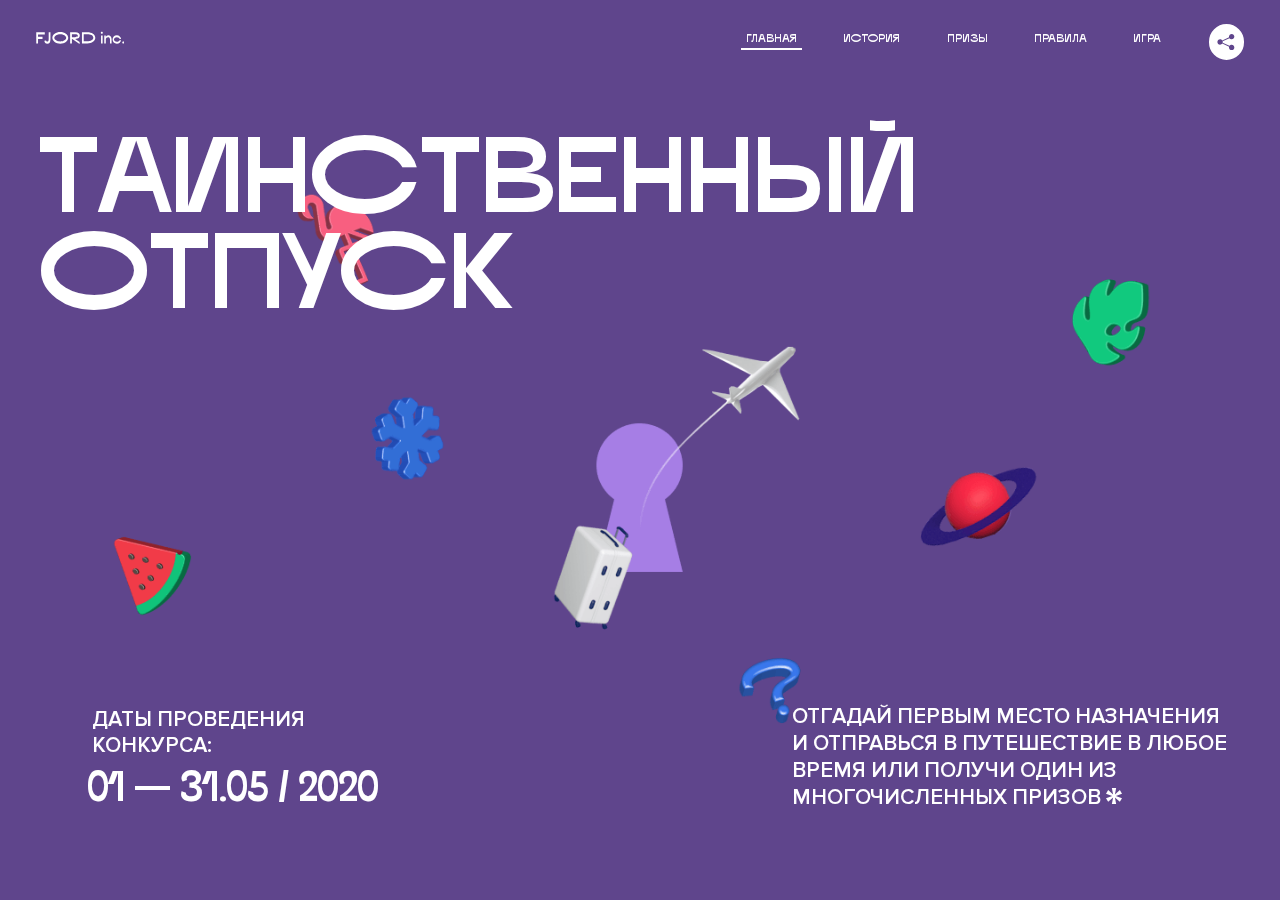
<file: 8/index.html>
<!DOCTYPE html>
<html lang="ru">
<head>
  <meta charset="UTF-8">
  <meta name="description" content="">
  <meta name="viewport" content="width=device-width, initial-scale=1.0">
  <meta http-equiv="X-UA-Compatible" content="ie=edge">
  <title>Mysterious Vacation</title>
<link href="css/style.min.css" rel="stylesheet">  <base href="https://htmlacademy-animation.github.io/248693-magic-vacation-1/8/">
</head>
<body>

  <header class="page-header js-header">
    <div class="page-header__wrapper">
      <a href="#" class="page-header__logo" aria-label="Перейти на страницу FJORD.Inc">
        <svg width="100" height="15" viewBox="0 0 100 15" fill="none" xmlns="http://www.w3.org/2000/svg">
          <path d="M0.26 1.4V14H2.276V8.906H7.334V6.44H2.276V3.848H9.872V1.4H0.26ZM12.733 14.36C15.127 14.36 16.243 12.65 16.243 9.5V1.4H14.263V8.96C14.263 11.21 13.723 11.876 12.733 11.876C11.833 11.876 11.473 11.3 11.347 10.58L9.36702 10.94C9.63702 13.046 10.663 14.36 12.733 14.36ZM18.3918 7.7C18.3918 11.372 22.3878 14.36 27.3198 14.36C32.2518 14.36 36.2478 11.372 36.2478 7.7C36.2478 4.028 32.2518 1.04 27.3198 1.04C22.3878 1.04 18.3918 4.028 18.3918 7.7ZM20.6058 7.7C20.6058 5.378 23.6118 3.524 27.3198 3.524C30.9918 3.524 33.9798 5.378 33.9798 7.7C33.9798 10.004 30.9918 11.858 27.3198 11.858C23.6118 11.858 20.6058 10.004 20.6058 7.7ZM40.403 14V8.906H40.799L49.079 14.702V12.38L44.039 8.906H44.201C47.999 8.906 49.277 7.304 49.277 5.162C49.277 3.092 47.999 1.4 44.201 1.4H38.387V14H40.403ZM43.535 3.722C45.785 3.722 47.045 4.136 47.045 5.432C47.045 6.764 45.785 7.034 43.535 7.034H40.403V3.722H43.535ZM51.6936 1.382V14H57.8676C62.7456 14 66.7236 11.534 66.7236 7.7C66.7236 3.848 62.7456 1.382 57.8676 1.382H51.6936ZM53.7096 11.624V3.722H57.5436C61.5396 3.722 64.4916 5.018 64.4916 7.7C64.4916 10.238 61.5396 11.624 57.5436 11.624H53.7096ZM73.1832 14.018H74.9832V5H73.1832V14.018ZM72.9132 1.976C72.9132 2.57 73.3992 3.092 74.0832 3.092C74.7492 3.092 75.2352 2.57 75.2352 1.976C75.2352 1.382 74.7672 0.805999 74.0832 0.805999C73.3812 0.805999 72.9132 1.382 72.9132 1.976ZM76.7867 14H78.5687V9.104C78.7487 8.006 79.5947 6.962 81.0887 6.962C82.1147 6.962 83.2667 7.448 83.2667 9.554V14H85.0487V9.014C85.0487 6.152 83.2307 4.73 81.3587 4.73C79.9187 4.73 79.0727 5.558 78.5687 6.854V5H76.7867V14ZM90.9898 14.27C93.5098 14.27 95.3818 12.506 95.7238 10.328H94.0498C93.7258 11.3 92.6998 12.02 90.9898 12.02C88.8478 12.02 87.7678 10.922 87.7678 9.59C87.7678 8.24 88.8478 6.962 90.9898 6.962C92.7538 6.962 93.7978 7.844 94.0858 8.924H95.7418C95.4358 6.71 93.6178 4.73 90.9898 4.73C88.0918 4.73 86.1298 7.124 86.1298 9.59C86.1298 12.074 88.1278 14.27 90.9898 14.27ZM97.0693 12.938C97.0693 13.658 97.5553 14.144 98.2753 14.144C98.9953 14.144 99.4813 13.658 99.4813 12.938C99.4813 12.2 98.9953 11.714 98.2753 11.714C97.5553 11.714 97.0693 12.2 97.0693 12.938Z" fill="currentColor"></path>
        </svg>
      </a>
      <button class="page-header__toggler js-menu-toggler" type="button" aria-label="Управление мобильным меню"><span>Меню</span></button>
      <nav class="page-header__nav">
        <div class="page-header__menu js-menu" id="menu">
          <ul>
            <li>
              <a class="js-menu-link" href="#top" data-href="top">главная</a>
            </li>
            <li>
              <a class="js-menu-link" href="#story" data-href="story">история</a>
            </li>
            <li>
              <a class="js-menu-link" href="#prizes" data-href="prizes">призы</a>
            </li>
            <li>
              <a class="js-menu-link" href="#rules" data-href="rules">правила</a>
            </li>
            <li>
              <a class="js-menu-link" href="#game" data-href="game">игра</a>
            </li>
          </ul>
        </div>
        <div class="page-header__social">
          <div class="social-block js-social-block">
            <button class="social-block__toggler" aria-label="Управлять блоком с социальными кнопками">
              <svg width="26" height="22" viewBox="0 0 27 22" fill="none" xmlns="http://www.w3.org/2000/svg">
                <path d="M19.6721 7.43664C21.6273 7.43664 23.213 5.85095 23.213 3.89566C23.213 1.94037 21.6273 0.354675 19.6721 0.354675C17.7168 0.354675 16.1311 1.94037 16.1311 3.89566C16.1311 4.19968 16.1728 4.49178 16.2458 4.77345L7.21751 8.95527C6.57519 8.05214 5.52303 7.46049 4.33078 7.46049C2.37549 7.46049 0.789795 9.04618 0.789795 11.0015C0.789795 12.9568 2.37549 14.5425 4.33078 14.5425C5.52303 14.5425 6.57668 13.9508 7.21751 13.0477L16.2458 17.2295C16.1743 17.5112 16.1311 17.8033 16.1311 18.1073C16.1311 20.0626 17.7168 21.6483 19.6721 21.6483C21.6273 21.6483 23.213 20.0626 23.213 18.1073C23.213 16.152 21.6273 14.5663 19.6721 14.5663C18.4798 14.5663 17.4262 15.158 16.7853 16.0611L7.75701 11.8793C7.82854 11.5976 7.87176 11.3055 7.87176 11.0015C7.87176 10.6974 7.83003 10.4053 7.75701 10.1237L16.7853 5.94186C17.4262 6.84499 18.4783 7.43664 19.6721 7.43664Z" fill="currentColor"></path>
              </svg>
            </button>
            <ul class="social-block__list">
              <li>
                <a class="social-block__link social-block__link--fb" href="#" aria-label="Мы на Facebook">
                  <svg width="8" height="17" viewBox="0 0 8 17" fill="none" xmlns="http://www.w3.org/2000/svg">
                    <path d="M4.24646 16.9899H1.09275L1.05793 8.49828H0V5.30707H1.05793V3.81124C1.05793 1.42084 2.57654 0 5.21735 0H7.41758V3.18585H5.30841C4.28262 3.18585 4.2478 3.48582 4.2478 4.24914V5.30707H7.42964L7.16716 8.49828H4.2478V16.9899H4.24646Z" fill="currentColor"></path>
                  </svg>
                </a>
              </li>
              <li>
                <a class="social-block__link social-block__link--insta" href="#" aria-label="Мы в Instagram">
                  <svg width="15" height="15" viewBox="0 0 15 15" fill="none" xmlns="http://www.w3.org/2000/svg">
                    <path d="M11.0197 0H4.19806C2.14246 0 0.471191 1.66993 0.471191 3.72285V10.5499C0.471191 12.6082 2.14112 14.2727 4.19806 14.2727H11.0197C13.0753 14.2727 14.7466 12.6082 14.7466 10.5499V3.72285C14.7466 1.67127 13.0753 0 11.0197 0ZM11.0197 12.4849H4.19806C3.13076 12.4849 2.26432 11.6158 2.26432 10.5512V3.72419C2.26432 2.65956 3.13076 1.79715 4.19806 1.79715H11.0197C12.087 1.79715 12.9535 2.6609 12.9535 3.72419V10.5512C12.9535 11.6145 12.087 12.4849 11.0197 12.4849Z" fill="currentColor"></path>
                    <path d="M7.60887 3.11084C5.38989 3.11084 3.58203 4.9187 3.58203 7.14036C3.58203 9.35532 5.38989 11.1645 7.60887 11.1645C9.83053 11.1645 11.6357 9.35666 11.6357 7.14036C11.6357 4.9187 9.83053 3.11084 7.60887 3.11084ZM7.60887 9.36871C6.37551 9.36871 5.37784 8.37372 5.37784 7.14036C5.37784 5.90699 6.37551 4.90665 7.60887 4.90665C8.83822 4.90665 9.84259 5.90833 9.84259 7.14036C9.84392 8.37238 8.83822 9.36871 7.60887 9.36871Z" fill="currentColor"></path>
                    <path d="M11.3573 2.35962C10.8256 2.35962 10.3931 2.79752 10.3931 3.32381C10.3931 3.85546 10.8256 4.29336 11.3573 4.29336C11.8862 4.29336 12.3215 3.85546 12.3215 3.32381C12.3215 2.79752 11.8862 2.35962 11.3573 2.35962Z" fill="currentColor"></path>
                  </svg>
                </a>
              </li>
              <li>
                <a class="social-block__link social-block__link--vk" href="#" aria-label="Мы ВКонтакте">
                  <svg width="17" height="10" viewBox="0 0 17 10" fill="none" xmlns="http://www.w3.org/2000/svg">
                    <path d="M14.1234 4.9002C14.1234 4.9002 16.3623 1.72708 16.5866 0.680242C16.6595 0.312285 16.4947 0.103188 16.1069 0.103188C16.1069 0.103188 14.8193 0.103188 14.168 0.103188C13.7235 0.103188 13.5587 0.293278 13.4235 0.579768C13.4235 0.579768 12.3724 2.82553 11.0969 4.24712C10.6861 4.70333 10.4781 4.84318 10.2511 4.84318C10.0646 4.84318 9.98625 4.6911 9.98625 4.27834V0.649016C9.98625 0.147997 9.92545 0.00135496 9.5066 0.00135496H6.39628C6.15578 0.00135496 6.0085 0.134417 6.0085 0.324506C6.0085 0.801084 6.73406 0.908351 6.73406 2.20231V4.87305C6.73406 5.40529 6.70569 5.61575 6.45303 5.61575C5.78016 5.61575 4.19528 3.30618 3.30623 0.678887C3.12923 0.145282 2.93737 0 2.43475 0H0.486409C0.205373 0 0 0.190085 0 0.476576C0 0.991172 0.60666 3.40801 2.99277 6.64358C4.59927 8.8201 6.70569 10 8.60269 10C9.76196 10 10.0416 9.80312 10.0416 9.31432V7.63883C10.0416 7.22607 10.2065 7.04956 10.4429 7.04956C10.7078 7.04956 11.1847 7.13238 12.2805 8.22268C13.5843 9.47862 13.6762 10 14.3896 10H16.5676C16.7919 10 17 9.89273 17 9.52342C17 9.02919 16.3623 8.15343 15.384 7.10659C14.9801 6.56755 14.3302 5.98914 14.1248 5.72301C13.8275 5.40801 13.9154 5.23014 14.1234 4.9002Z" fill="currentColor"></path>
                  </svg>
                </a>
              </li>
            </ul>
          </div>
        </div>
      </nav>
    </div>
  </header>

  <main class="page-content">

    <section class="animation-screen"></section>

    <section class="screen screen--hidden screen--intro" id="top">
      <div class="screen__wrapper">
        <div class="intro">
          <h1 class="intro__title" data-typography="">Таинственный отпуск</h1>
          <div class="intro__content">
            <div class="intro__info">
              <p class="intro__label">Даты проведения конкурса:</p>
              <p class="intro__date" data-typography="">01 — 31.05 / 2020</p>
            </div>
            <div class="intro__message">
              <p>
                Отгадай первым место назначения и&nbsp;отправься в&nbsp;путешествие в&nbsp;любое время или получи один из многочисленных призов
                <svg width="16" height="16" viewBox="0 0 10 10" fill="none" xmlns="http://www.w3.org/2000/svg">
                  <path d="M0 6.35337L3.90271 4.99012L0 3.64663L1.34615 1.32374L4.44287 4.01073L3.67364 0H6.34615L5.57692 4.01073L8.65385 1.32374L10 3.64663L6.13405 4.99012L10 6.35337L8.65385 8.65651L5.57692 5.98927L6.34615 10H3.67364L4.44287 5.96952L1.34615 8.65651L0 6.35337Z" fill="currentColor"></path>
                </svg>
              </p>
            </div>
          </div>
        </div>
      </div>
      <div class="screen__footer js-footer">
        <button class="screen__footer-enlarge js-footer-toggler" type="button" aria-label="Показать сообщение">
          <svg width="10" height="10" viewBox="0 0 10 10" fill="none" xmlns="http://www.w3.org/2000/svg">
            <path d="M0 6.35337L3.90271 4.99012L0 3.64663L1.34615 1.32374L4.44287 4.01073L3.67364 0H6.34615L5.57692 4.01073L8.65385 1.32374L10 3.64663L6.13405 4.99012L10 6.35337L8.65385 8.65651L5.57692 5.98927L6.34615 10H3.67364L4.44287 5.96952L1.34615 8.65651L0 6.35337Z" fill="currentColor"></path>
          </svg>
        </button>
        <button class="screen__footer-collapse js-footer-toggler" type="button" aria-label="Скрыть сообщение">
          <svg width="13" height="13" viewBox="0 0 13 13" fill="none" xmlns="http://www.w3.org/2000/svg">
            <line x1="12.3536" y1="0.353553" x2="0.738349" y2="11.9688" stroke="currentColor"></line>
            <line x1="0.738319" y1="0.539925" x2="12.3535" y2="12.1551" stroke="currentColor"></line>
          </svg>
        </button>
        <div class="screen__footer-wrapper">
          <div class="screen__footer-announce">
            <p class="screen__footer-label">Даты проведения конкурса:</p>
            <p class="screen__footer-date">01 — 31.05 / 2020</p>
          </div>
          <div class="screen__footer-note">
            <p>
              <svg width="10" height="10" viewBox="0 0 10 10" fill="none" xmlns="http://www.w3.org/2000/svg">
                <path d="M0 6.35337L3.90271 4.99012L0 3.64663L1.34615 1.32374L4.44287 4.01073L3.67364 0H6.34615L5.57692 4.01073L8.65385 1.32374L10 3.64663L6.13405 4.99012L10 6.35337L8.65385 8.65651L5.57692 5.98927L6.34615 10H3.67364L4.44287 5.96952L1.34615 8.65651L0 6.35337Z" fill="currentColor"></path>
              </svg>
              <span>Победители могут выбрать любые 14 дней подряд в&nbsp;течение двух лет с&nbsp;даты окончания конкурса. Победители могут воспользоваться путевкой сами или подарить другому лицу.</span>
            </p>
          </div>
        </div>
      </div>
    </section>

    <section class="screen screen--hidden screen--story" id="story">

      <div class="slider swiper-container js-slider">

        <div class="swiper-wrapper">

          <div class="slider__item swiper-slide">
            <h2 class="slider__item-title" data-typography="">История</h2>
            <p class="slider__item-text">Джеймс Таргет был основателем компании &laquo;Fjord Inc.&raquo;. С&nbsp;1965 года &laquo;Fjord Inc.&raquo; прославилась надёжными и&nbsp;удобными чемоданами и&nbsp;аксессуарами для туристов.</p>
          </div>

          <div class="slider__item swiper-slide">
            <p class="slider__item-text">Когда Джеймсу было 7&nbsp;лет, в&nbsp;их&nbsp;доме гостил дядюшка и&nbsp;развлекал детей рассказами о&nbsp;своей поездке в&nbsp;место, показавшееся малышу Таргету невероятным. Тогда Джеймс решил, что однажды посетит его, но&nbsp;не&nbsp;будет рассказывать о&nbsp;мечте, пока не&nbsp;осуществит.</p>
          </div>

          <div class="slider__item swiper-slide">
            <p class="slider__item-text">Джеймс Таргет стал увлеченным путешественником. Он&nbsp;посетил 5&nbsp;континентов, 126&nbsp;стран.</p>
          </div>

          <div class="slider__item swiper-slide">
            <p class="slider__item-text">Он&nbsp;сплавлялся по&nbsp;Амазонке и&nbsp;погружался в&nbsp;пещеры Франции, медитировал в&nbsp;горах Тибета и&nbsp;пожимал руку вождя племени Акугауа.</p>
          </div>

          <div class="slider__item swiper-slide">
            <p class="slider__item-text">Из&nbsp;своих поездок Джеймс Таргет привозил идеи, как сделать свои чемоданы &laquo;Fjord Inc.&raquo; удобными и&nbsp;приспособленными к&nbsp;разным дорожным условиям.</p>
          </div>

          <div class="slider__item swiper-slide">
            <p class="slider__item-text">Всё это время Джеймс не&nbsp;оставлял идею поездки своей мечты. Однако, как только он&nbsp;брался за&nbsp;планирование, возникали препятствия, не&nbsp;позволяющие отправиться туда.</p>
          </div>

          <div class="slider__item swiper-slide">
            <p class="slider__item-text">В&nbsp;возрасте 67&nbsp;лет Джеймс Таргет попал под лавину и&nbsp;погиб. В&nbsp;своём завещании он&nbsp;поручил отправить в&nbsp;заветное путешествие трёх смельчаков, единых с&nbsp;ним духом.</p>
          </div>

          <div class="slider__item swiper-slide">
            <p class="slider__item-text">Тех, кто сможет узнать таинственное место, задавая вопросы специально обученному ИИ&nbsp;&laquo;Соне&raquo;, ждет фантастическое путешествие.</p>
          </div>
        </div>
        <div class="slider__controls">
          <button class="slider__control slider__control--prev js-control-prev" type="button" aria-label="Показать предыдущую историю">
            <svg width="12" height="22" viewBox="0 0 12 22" fill="none" xmlns="http://www.w3.org/2000/svg">
              <path d="M11 1L1 11L11 21" stroke="currentColor" stroke-width="2" stroke-linejoin="round"></path>
            </svg>
          </button>
          <button class="slider__control slider__control--next js-control-next" type="button" aria-label="Показать следующую историю">
            <svg width="12" height="22" viewBox="0 0 12 22" fill="none" xmlns="http://www.w3.org/2000/svg">
              <path d="M1 1L11 11L1 21" stroke="currentColor" stroke-width="2" stroke-linejoin="round"></path>
            </svg>
          </button>
        </div>
        <div class="slider__pagination swiper-pagination"></div>
      </div>

      <div class="screen__bg"></div>
    </section>

    <section class="screen screen--hidden screen--prizes" id="prizes">
      <div class="screen__wrapper">
        <div class="prizes">
          <h2 class="prizes__title" data-typography="">ПРизы</h2>
          <div class="prizes__lead">
            <p>Найди ответ и&nbsp;получи один из&nbsp;призов:</p>
          </div>
          <ul class="prizes__list">
            <li class="prizes__item prizes__item--journeys">
              <div class="prizes__icon">
                <svg xmlns="http://www.w3.org/2000/svg" xmlns:xlink="http://www.w3.org/1999/xlink" viewBox="0 0 350 330" width="350" height="330">
                  <g>
                    <animate attributeType="CSS" attributeName="opacity" values="1; 0" keyTimes="0; 1" dur="0.3s" fill="freeze" begin="start.begin + 2.5s"></animate>
                    <g style="transform-origin: center bottom; transform-box: fill-box;">
                      <animateTransform attributeName="transform" type="translate" values="0 0; 0 -8; 0 0" repeatDur="10s" fill="freeze" id="start" begin="indefinite" dur="1s"></animateTransform>
                      <animateTransform attributeName="transform" type="scale" additive="sum" values="1 1; 1 0.8; 1 1" repeatDur="10s" fill="freeze" begin="start.begin" dur="1s"></animateTransform>
                      <path d="M175.44,249.28h48.36a13.27,13.27,0,0,0,13-10.65l3.74-18.32H172.36v25.89A3.09,3.09,0,0,0,175.44,249.28Z" fill="none" stroke="#fff" stroke-linecap="round" stroke-linejoin="round" stroke-width="2"></path>
                      <path d="M235.79,241.69h-9.22a8.31,8.31,0,0,1-8.28-8.31V220.31" fill="none" stroke="#fff" stroke-linecap="round" stroke-miterlimit="10" stroke-width="2"></path>
                      <path d="M185.64,231.88h-2.05a3.45,3.45,0,0,0-3.43,3.45v2.92a3.45,3.45,0,0,0,3.43,3.45h2.05a3.45,3.45,0,0,0,3.43-3.45v-2.92A3.45,3.45,0,0,0,185.64,231.88Z" fill="none" stroke="#fff" stroke-linecap="round" stroke-linejoin="round" stroke-width="2"></path>
                      <g>
                        <animate attributeType="CSS" attributeName="opacity" values="0;" begin="start.begin +2.25s" fill="freeze"></animate>
                        <path d="M204.25 231.88H202.2C201.288 231.885 200.416 232.251 199.773 232.898C199.131 233.544 198.77 234.418 198.77 235.33V238.25C198.77 239.162 199.131 240.036 199.773 240.682C200.416 241.329 201.288 241.695 202.2 241.7H204.25C205.162 241.695 206.034 241.329 206.677 240.682C207.319 240.036 207.68 239.162 207.68 238.25V235.33C207.681 234.878 207.594 234.431 207.422 234.013C207.25 233.595 206.998 233.215 206.68 232.895C206.361 232.574 205.983 232.32 205.566 232.146C205.149 231.972 204.702 231.881 204.25 231.88V231.88Z" fill="none" stroke="white" stroke-width="2" stroke-linecap="round" stroke-linejoin="round">
                          <animate attributeName="d" begin="start.begin + 2s" dur="0.5s" values="M204.25 231.88H202.2C201.288 231.885 200.416 232.251 199.773 232.898C199.131 233.544 198.77 234.418 198.77 235.33V238.25C198.77 239.162 199.131 240.036 199.773 240.682C200.416 241.329 201.288 241.695 202.2 241.7H204.25C205.162 241.695 206.034 241.329 206.677 240.682C207.319 240.036 207.68 239.162 207.68 238.25V235.33C207.681 234.878 207.594 234.431 207.422 234.013C207.25 233.595 206.998 233.215 206.68 232.895C206.361 232.574 205.983 232.32 205.566 232.146C205.149 231.972 204.702 231.881 204.25 231.88V231.88Z;
                            M272.367 152H260.633C255.415 152.04 250.422 154.796 246.743 159.668C243.065 164.539 241 171.129 241 177.998V200.002C241 206.871 243.065 213.461 246.743 218.332C250.422 223.204 255.415 225.96 260.633 226H272.367C277.584 225.96 282.578 223.204 286.257 218.332C289.935 213.461 292 206.871 292 200.002V177.998C292.007 174.594 291.506 171.221 290.523 168.072C289.541 164.923 288.096 162.06 286.273 159.646C284.45 157.232 282.284 155.314 279.898 154.002C277.512 152.69 274.953 152.01 272.367 152V152Z" fill="freeze"></animate>
                        </path>
                      </g>
                    </g>
                    <g>
                      <animateTransform attributeName="transform" type="translate" values="0 0; 0 -3; 0 0; 0 3; 0 0" dur="2s" repeatCount="2" begin="start.begin"></animateTransform>
                      <path d="M123.23,173.34h9.16a3.29,3.29,0,0,1,3.29,3.3v5.71a3.29,3.29,0,0,1-3.29,3.3H115.57a1.32,1.32,0,0,1-1.32-1.32v-2a9,9,0,0,1,9-9" fill="#068e4d"></path>
                      <path d="M123.23,173.34h9.16a3.29,3.29,0,0,1,3.29,3.3v5.71a3.29,3.29,0,0,1-3.29,3.3H115.57a1.32,1.32,0,0,1-1.32-1.32v-2A9,9,0,0,1,123.23,173.34Z" fill="none" stroke="#fff" stroke-linecap="round" stroke-linejoin="round" stroke-width="2"></path>
                      <path d="M123.23,207.39h9.16a3.29,3.29,0,0,0,3.29-3.3v-5.71a3.29,3.29,0,0,0-3.29-3.3H115.57a1.32,1.32,0,0,0-1.32,1.32v2a9,9,0,0,0,9,9" fill="#068e4d"></path>
                      <path d="M123.23,207.39h9.16a3.29,3.29,0,0,0,3.29-3.3v-5.71a3.29,3.29,0,0,0-3.29-3.3H115.57a1.32,1.32,0,0,0-1.32,1.32v2A9,9,0,0,0,123.23,207.39Z" fill="none" stroke="#fff" stroke-linecap="round" stroke-linejoin="round" stroke-width="2"></path>
                    </g>
                    <path d="M205,227.08c43.38,0,74.86-15.55,74.86-37s-31.48-37-74.86-37c-27.94,0-55.36,13.53-73.46,24.87a14.3,14.3,0,0,0,0,24.21c18.09,11.33,45.52,24.87,73.46,24.87" fill="#068e4d"></path>
                    <path d="M205,227.08c43.38,0,74.86-15.55,74.86-37s-31.48-37-74.86-37c-27.94,0-55.36,13.53-73.46,24.87a14.3,14.3,0,0,0,0,24.21C149.63,213.54,177.06,227.08,205,227.08Z" fill="none" stroke="#fff" stroke-width="2"></path>
                    <path d="M127.612 183.901C126.546 185.908 126.028 188.159 126.11 190.43C126.11 190.3 278.63 190.19 278.63 190.07C278.63 170.32 249.8 154.32 204.99 154.32C176.76 154.32 148.92 168.5 132.18 179C130.253 180.204 128.678 181.894 127.612 183.901Z" fill="#36E69A"></path>
                    <path d="M132.18,195.12c16.74,4.27,44.58,10,72.81,10,44.14,0,72.75-6.32,73.6-14.18-0.86,19.34-29.45,34.86-73.6,34.86-28.23,0-56.07-14.19-72.81-24.68a12.88,12.88,0,0,1-6-10.18c0.26,1.61,2.26,3.18,6,4.14" fill="#068e4d"></path>
                    <path d="M132.18 186.12C148.92 181.85 176.76 176.12 204.99 176.12C249.52 176.12 278.25 182.55 278.6 190.5C278.6 190.67 278.6 190.84 278.6 191.01C277.75 198.87 249.15 205.18 205 205.18C176.77 205.18 148.93 199.42 132.19 195.18C128.4 194.18 126.4 192.65 126.19 191.05V190.54C126.32 188.85 128.34 187.18 132.29 186.17" fill="#25b774">
                      <animate begin="start.begin" repeatCount="2" attributeName="d" dur="2s" values="M132.18 186.12C148.92 181.85 176.76 176.12 204.99 176.12C249.52 176.12 278.25 182.55 278.6 190.5C278.6 190.67 278.6 190.84 278.6 191.01C277.75 198.87 249.15 205.18 205 205.18C176.77 205.18 148.93 199.42 132.19 195.18C128.4 194.18 126.4 192.65 126.19 191.05V190.54C126.32 188.85 128.34 187.18 132.29 186.17;
                        M132.18 186.12C148.92 181.85 176.77 181.5 205 181.5C249.53 181.5 278.25 182.55 278.6 190.5C278.6 190.67 278.6 190.84 278.6 191.01C277.75 198.87 249.15 207.5 205 207.5C176.77 207.5 148.93 199.42 132.19 195.18C128.4 194.18 126.4 192.65 126.19 191.05V190.54C126.32 188.85 128.34 187.18 132.29 186.17;
                        M132.18 186.12C148.92 181.85 176.76 176.12 204.99 176.12C249.52 176.12 278.25 182.55 278.6 190.5C278.6 190.67 278.6 190.84 278.6 191.01C277.75 198.87 249.15 205.18 205 205.18C176.77 205.18 148.93 199.42 132.19 195.18C128.4 194.18 126.4 192.65 126.19 191.05V190.54C126.32 188.85 128.34 187.18 132.29 186.17;
                        M132.18 186.12C148.92 181.85 176.77 172 205 172C249.53 172 278.25 182.55 278.6 190.5C278.6 190.67 278.6 190.84 278.6 191.01C277.75 198.87 249.15 200.5 205 200.5C176.77 200.5 148.93 199.42 132.19 195.18C128.4 194.18 126.4 192.65 126.19 191.05V190.54C126.32 188.85 128.34 187.18 132.29 186.17;
                        M132.18 186.12C148.92 181.85 176.76 176.12 204.99 176.12C249.52 176.12 278.25 182.55 278.6 190.5C278.6 190.67 278.6 190.84 278.6 191.01C277.75 198.87 249.15 205.18 205 205.18C176.77 205.18 148.93 199.42 132.19 195.18C128.4 194.18 126.4 192.65 126.19 191.05V190.54C126.32 188.85 128.34 187.18 132.29 186.17"></animate>
                    </path>
                    <g>
                      <animateTransform attributeName="transform" type="translate" values="0 0; 0 3; 0 0; 0 -3; 0 0" dur="2s" begin="start.begin" repeatCount="2"></animateTransform>
                      <path d="M123.23,173.34h9.16a3.29,3.29,0,0,1,3.29,3.3v5.71a3.29,3.29,0,0,1-3.29,3.3H115.57a1.32,1.32,0,0,1-1.32-1.32v-2a9,9,0,0,1,9-9" fill="#068e4d"></path>
                      <path d="M123.23,173.34h9.16a3.29,3.29,0,0,1,3.29,3.3v5.71a3.29,3.29,0,0,1-3.29,3.3H115.57a1.32,1.32,0,0,1-1.32-1.32v-2A9,9,0,0,1,123.23,173.34Z" fill="none" stroke="#fff" stroke-linecap="round" stroke-linejoin="round" stroke-width="2"></path>
                      <path d="M123.23,207.39h9.16a3.29,3.29,0,0,0,3.29-3.3v-5.71a3.29,3.29,0,0,0-3.29-3.3H115.57a1.32,1.32,0,0,0-1.32,1.32v2a9,9,0,0,0,9,9" fill="#068e4d"></path>
                      <path d="M123.23,207.39h9.16a3.29,3.29,0,0,0,3.29-3.3v-5.71a3.29,3.29,0,0,0-3.29-3.3H115.57a1.32,1.32,0,0,0-1.32,1.32v2A9,9,0,0,0,123.23,207.39Z" fill="none" stroke="#fff" stroke-linecap="round" stroke-linejoin="round" stroke-width="2"></path>
                    </g>
                    <line x1="106.25" y1="179.49" x2="84.05" y2="179.49" fill="none" stroke="#fff" stroke-linecap="round" stroke-miterlimit="10" stroke-width="2">
                      <animate repeatDur="4s" attributeName="x2" dur="0.4s" begin="start.begin" values="84.05; 88; 84.05"></animate>
                    </line>
                    <line x1="106.25" y1="201.23" x2="84.05" y2="201.23" fill="none" stroke="#fff" stroke-linecap="round" stroke-miterlimit="10" stroke-width="2">
                      <animate repeatDur="4s" attributeName="x2" dur="0.4s" begin="start.begin" values="84.05; 90; 84.05"></animate>
                    </line>
                    <line x1="106.25" y1="190.98" x2="68.77" y2="190.98" fill="none" stroke="#fff" stroke-linecap="round" stroke-miterlimit="10" stroke-width="2">
                      <animate repeatDur="4s" attributeName="x2" dur="0.5s" begin="start.begin" values="68.77; 75; 68.77"></animate>
                    </line>
                  </g>
                  <g opacity="0">
                    <animateTransform attributeName="transform" type="translate" values="0 0; -250 0" dur="1.5s" begin="start.begin" fill="freeze"></animateTransform>
                    <animate attributeType="CSS" attributeName="opacity" values="1; 1; 0" keyTimes="0; 0.8; 1" dur="1.5s" begin="start.begin" fill="freeze"></animate>
                    <path d="M265.77 97.54H301.06C301.06 94.2513 302.366 91.0973 304.692 88.7719C307.017 86.4464 310.171 85.14 313.46 85.14C316.749 85.14 319.903 86.4464 322.228 88.7719C324.554 91.0973 325.86 94.2513 325.86 97.54H343.79" fill="none" stroke="white" stroke-width="2" stroke-miterlimit="10" stroke-linecap="round"></path>
                    <g>
                      <animateTransform attributeName="transform" type="translate" values="0 0; 20 0" dur="1.5s" begin="start.begin" fill="freeze"></animateTransform>
                      <path d="M271.95 107.8H334.86" stroke="white" stroke-width="2" stroke-miterlimit="10" stroke-linecap="round"></path>
                    </g>
                  </g>
                  <g opacity="0">
                    <animateTransform attributeName="transform" type="translate" values="0 0; -230 0" dur="1.5s" begin="start.begin + 1s" fill="freeze"></animateTransform>
                    <animate attributeType="CSS" attributeName="opacity" values="0; 0; 1; 1; 0" keyTimes="0; 0.4; 0.6; 0.9; 1" dur="2.5s" begin="start.begin" fill="freeze"></animate>
                    <path d="M313.75 82.91H286.39C286.39 79.6213 285.084 76.4673 282.758 74.1419C280.433 71.8164 277.279 70.51 273.99 70.51C270.701 70.51 267.547 71.8164 265.222 74.1419C262.896 76.4673 261.59 79.6213 261.59 82.91H243.65" fill="none" stroke="white" stroke-width="2" stroke-miterlimit="10" stroke-linecap="round"></path>
                    <path d="M322.01 82.91H344.21" stroke="white" stroke-width="2" stroke-miterlimit="10" stroke-linecap="round"></path>
                    <g>
                      <animateTransform attributeName="transform" type="translate" values="0 0; 20 0" dur="1.5s" begin="start.begin + 1s" fill="freeze"></animateTransform>
                      <path d="M293.96 93.19H333.74" stroke="white" stroke-width="2" stroke-miterlimit="10" stroke-linecap="round"></path>
                    </g>
                  </g>
                  <g>
                    <animate attributeType="CSS" attributeName="opacity" values="1; 0" dur="0.1s" begin="start.begin + 2.5s" fill="freeze"></animate>
                    <path d="M 289.94 327.88 L 244.88 327.88 C 237.848 323.042 214.876 297.268 211.58 296.134 C 208.742 295.158 200.633 307.622 199.035 307.229 C 195.583 306.38 179.96 286.087 177.36 286.072 C 175.018 286.059 151.58 311.884 148.265 312.702 C 146.581 313.118 145.86 309.437 143.355 308.911 C 141.283 308.475 130.548 322.385 124.63 329 L 80.78 329" fill="none" stroke="#fff" stroke-linecap="round" stroke-miterlimit="10" stroke-width="2">
                      <animate attributeName="d" dur="0.5s" begin="start.begin + 2s" values="M 289.94 327.88 L 244.88 327.88 C 237.848 323.042 214.876 297.268 211.58 296.134 C 208.742 295.158 200.633 307.622 199.035 307.229 C 195.583 306.38 179.96 286.087 177.36 286.072 C 175.018 286.059 151.58 311.884 148.265 312.702 C 146.581 313.118 145.86 309.437 143.355 308.911 C 141.283 308.475 130.548 322.385 124.63 329 L 80.78 329;
                        M 289.94 328 L 250.991 327.947 C 238.008 327.929 225.025 327.912 212.042 327.894 C 207.859 327.929 203.676 327.965 199.493 328 C 195.547 328 191.602 328 187.657 328 C 183.711 328 179.766 328 175.821 328 C 170.133 328 164.446 328 158.758 328 C 153.07 328 147.383 328 141.695 328 L 80.78 328" fill="freeze"></animate>
                    </path>
                  </g>
                  <g opacity="0">
                    <animate attributeType="CSS" attributeName="opacity" values="0; 1" dur="0.1s" begin="start.begin + 2.5s" fill="freeze"></animate>
                    <path d="M289.94,328H200.15c-0.86,0-1.56,0-2.25,0h-19c-1.5,0-2.23,0-3.1,0h-32.3c-1.09,0-1.66,0-2.31,0H80.78" fill="none" stroke="#fff" stroke-linecap="round" stroke-miterlimit="10" stroke-width="2"></path>
                  </g>
                  <g opacity="0">
                    <animate attributeType="CSS" attributeName="opacity" values="0; 0; 1" keyTimes="0; 0.8; 1" dur="2.5s" begin="start.begin" fill="freeze"></animate>
                    <path d="M275 225.43H257.87C253.22 225.409 248.766 223.548 245.484 220.254C242.201 216.96 240.355 212.501 240.35 207.85V170C240.355 165.349 242.201 160.89 245.484 157.596C248.766 154.302 253.22 152.441 257.87 152.42H275C279.649 152.444 284.099 154.306 287.38 157.6C290.661 160.893 292.505 165.351 292.51 170V207.83C292.507 212.481 290.665 216.943 287.384 220.24C284.103 223.538 279.651 225.404 275 225.43V225.43Z" fill="none" stroke="white" stroke-width="2">
                      <animate attributeName="d" begin="start.begin + 2s" dur="0.5s" values="M204.95 242.43H202.503C201.839 242.427 201.202 242.161 200.733 241.691C200.264 241.22 200.001 240.583 200 239.919V234.511C200.001 233.847 200.264 233.21 200.733 232.739C201.202 232.269 201.839 232.003 202.503 232H204.95C205.614 232.003 206.25 232.269 206.719 232.74C207.187 233.21 207.451 233.847 207.451 234.511V239.916C207.451 240.58 207.188 241.218 206.719 241.689C206.25 242.16 205.614 242.426 204.95 242.43V242.43Z;
                        M275 225.43H257.87C253.22 225.409 248.766 223.548 245.484 220.254C242.201 216.96 240.355 212.501 240.35 207.85V170C240.355 165.349 242.201 160.89 245.484 157.596C248.766 154.302 253.22 152.441 257.87 152.42H275C279.649 152.444 284.099 154.306 287.38 157.6C290.661 160.893 292.505 165.351 292.51 170V207.83C292.507 212.481 290.665 216.943 287.384 220.24C284.103 223.538 279.651 225.404 275 225.43V225.43Z" fill="freeze"></animate>
                    </path>
                  </g>
                  <g opacity="0">
                    <animateTransform attributeName="transform" type="translate" values="-40 0; -40 0; 0 0" keyTimes="0; 0.9; 1" dur="3s" begin="start.begin" fill="freeze"></animateTransform>
                    <animate attributeType="CSS" attributeName="opacity" values="0; 0; 1" keyTimes="0; 0.9; 1" dur="3s" begin="start.begin" fill="freeze"></animate>
                    <path d="M91.14 327.79C90.5631 327.739 90.0296 327.463 89.6552 327.021C89.2808 326.579 89.0957 326.007 89.14 325.43L102.8 132.26C103.9 116.77 98 110.34 94.05 107.79C93.8264 107.639 93.6532 107.425 93.5526 107.174C93.4521 106.924 93.4288 106.649 93.4858 106.386C93.5429 106.122 93.6776 105.881 93.8726 105.695C94.0677 105.509 94.314 105.385 94.58 105.34C103 104 122.18 104 120 134.19L106.43 326.67C106.379 327.245 106.104 327.777 105.664 328.151C105.225 328.525 104.656 328.712 104.08 328.67L91.14 327.79Z" fill="white"></path>
                    <path d="M124.5 328.17C124.211 328.166 123.926 328.105 123.66 327.991C123.395 327.877 123.155 327.712 122.953 327.504C122.752 327.297 122.593 327.053 122.486 326.784C122.379 326.516 122.326 326.229 122.33 325.94L124.57 132.31C124.76 116.78 118.5 110.7 114.41 108.4C114.18 108.261 113.997 108.057 113.884 107.814C113.771 107.571 113.733 107.299 113.774 107.034C113.816 106.769 113.936 106.522 114.119 106.326C114.302 106.129 114.539 105.991 114.8 105.93C123.16 104.03 142.29 102.93 141.95 133.21L139.7 326.14C139.697 326.429 139.638 326.714 139.525 326.98C139.412 327.246 139.248 327.487 139.042 327.69C138.835 327.892 138.591 328.052 138.323 328.16C138.056 328.268 137.769 328.323 137.48 328.32L124.5 328.17Z" fill="white"></path>
                  </g>
                  <g opacity="0">
                    <animateTransform attributeName="transform" type="translate" values="-120 0; -120 0; 0 0" keyTimes="0; 0.9; 1" dur="2.8s" begin="start.begin" fill="freeze"></animateTransform>
                    <animate attributeType="CSS" attributeName="opacity" values="0; 0; 1" keyTimes="0; 0.9; 1" dur="2.8s" begin="start.begin" fill="freeze"></animate>
                    <path d="M257.5 259.82H196.76V245.63H251.85C254.479 245.635 256.999 246.684 258.855 248.546C260.711 250.408 261.753 252.931 261.75 255.56C261.747 256.686 261.299 257.766 260.502 258.562C259.706 259.359 258.626 259.807 257.5 259.81" fill="#A67EE5"></path>
                    <path d="M257.5 259.82H196.76V245.63H251.85C254.479 245.635 256.999 246.684 258.855 248.546C260.711 250.408 261.753 252.931 261.75 255.56C261.75 256.688 261.303 257.77 260.506 258.569C259.709 259.367 258.628 259.817 257.5 259.82Z" fill="none" stroke="white" stroke-width="2" stroke-miterlimit="10"></path>
                    <path d="M185.47 328.31H171.5L165.19 286.72H179.16L185.47 328.31Z" fill="#A67EE5"></path>
                    <path d="M185.47 328.31H171.5L165.19 286.72H179.16L185.47 328.31Z" fill="none" stroke="white" stroke-width="2" stroke-miterlimit="10"></path>
                    <path d="M235.03 328.31H221.06L214.76 286.72H228.72L235.03 328.31Z" fill="#A67EE5"></path>
                    <path d="M235.03 328.31H221.06L214.76 286.72H228.72L235.03 328.31Z" fill="none" stroke="white" stroke-width="2" stroke-miterlimit="10"></path>
                    <path d="M281.33 272.45H225.44C224.099 272.45 222.803 271.968 221.788 271.093C220.773 270.217 220.107 269.006 219.91 267.68L209.05 195.44C211.935 193.051 213.989 189.808 214.915 186.178C215.841 182.548 215.592 178.717 214.204 175.238C212.816 171.758 210.36 168.808 207.19 166.812C204.019 164.816 200.298 163.877 196.56 164.13H141.48L141.16 267L156.93 290.35L204.12 298.74C205.472 299.235 206.9 299.489 208.34 299.49H281.34C284.928 299.49 288.37 298.065 290.907 295.527C293.445 292.99 294.87 289.548 294.87 285.96C294.87 282.372 293.445 278.93 290.907 276.393C288.37 273.855 284.928 272.43 281.34 272.43" fill="#A67EE5"></path>
                    <path d="M281.33 272.45H225.44C224.099 272.45 222.803 271.968 221.788 271.093C220.773 270.217 220.107 269.006 219.91 267.68L209.05 195.44C211.935 193.051 213.989 189.808 214.915 186.178C215.841 182.548 215.592 178.717 214.204 175.238C212.816 171.758 210.36 168.808 207.19 166.812C204.019 164.816 200.298 163.877 196.56 164.13H141.48L141.16 267L156.93 290.35L204.12 298.74C205.472 299.235 206.9 299.489 208.34 299.49H281.34C284.836 299.354 288.143 297.87 290.568 295.348C292.992 292.826 294.346 289.464 294.345 285.965C294.344 282.467 292.987 279.105 290.561 276.585C288.134 274.065 284.826 272.583 281.33 272.45V272.45Z" fill="none" stroke="white" stroke-width="2" stroke-miterlimit="10"></path>
                    <path d="M162.42 267.69L151.56 195.45C153.859 193.547 155.641 191.095 156.738 188.319C157.836 185.544 158.215 182.536 157.839 179.576C157.463 176.615 156.346 173.797 154.589 171.384C152.833 168.971 150.496 167.041 147.794 165.773C145.092 164.505 142.114 163.94 139.136 164.132C136.157 164.323 133.276 165.263 130.758 166.866C128.241 168.469 126.169 170.682 124.736 173.3C123.303 175.918 122.554 178.856 122.56 181.84C122.562 183.619 122.829 185.389 123.35 187.09L138.65 289C139.086 291.928 140.558 294.602 142.799 296.536C145.039 298.47 147.9 299.536 150.86 299.54H223.86C227.383 299.444 230.73 297.977 233.189 295.451C235.647 292.925 237.022 289.54 237.022 286.015C237.022 282.49 235.647 279.105 233.189 276.579C230.73 274.053 227.383 272.586 223.86 272.49H167.95C166.61 272.484 165.316 271.998 164.302 271.122C163.288 270.245 162.62 269.035 162.42 267.71" fill="#A67EE5"></path>
                    <path d="M162.42 267.69L151.56 195.45C153.859 193.547 155.641 191.095 156.738 188.319C157.836 185.544 158.215 182.536 157.839 179.576C157.463 176.615 156.346 173.797 154.589 171.384C152.833 168.971 150.496 167.041 147.794 165.773C145.092 164.505 142.114 163.94 139.136 164.132C136.157 164.323 133.276 165.263 130.758 166.866C128.241 168.469 126.169 170.682 124.736 173.3C123.303 175.918 122.554 178.856 122.56 181.84C122.562 183.619 122.829 185.389 123.35 187.09L138.65 289C139.086 291.928 140.558 294.602 142.799 296.536C145.039 298.47 147.9 299.536 150.86 299.54H223.86C227.383 299.444 230.73 297.977 233.189 295.451C235.647 292.925 237.022 289.54 237.022 286.015C237.022 282.49 235.647 279.105 233.189 276.579C230.73 274.053 227.383 272.586 223.86 272.49H167.95C166.607 272.483 165.31 271.995 164.296 271.114C163.281 270.234 162.616 269.019 162.42 267.69Z" fill="none" stroke="white" stroke-width="2" stroke-miterlimit="10"></path>
                    <path d="M206.26 259.82H134.26L132.13 245.63H200.6C203.229 245.635 205.749 246.684 207.605 248.546C209.461 250.408 210.503 252.931 210.5 255.56C210.497 256.686 210.049 257.766 209.252 258.562C208.456 259.359 207.376 259.807 206.25 259.81" fill="#A67EE5"></path>
                    <path d="M206.26 259.82H134.26L132.13 245.63H200.6C203.229 245.635 205.749 246.684 207.605 248.546C209.461 250.408 210.503 252.931 210.5 255.56C210.5 256.686 210.054 257.767 209.259 258.565C208.465 259.364 207.386 259.815 206.26 259.82Z" fill="none" stroke="white" stroke-width="2" stroke-miterlimit="10"></path>
                    <path d="M151.57 195.44H209.05" stroke="white" stroke-width="2" stroke-miterlimit="10" stroke-linecap="round"></path>
                  </g>
                  <g>
                   <defs>
                    <clipPath id="cut-window">
                      <rect x="0" y="0" width="53" height="20"></rect>
                    </clipPath>
                  </defs>
                  <g clip-path="url(#cut-window)" transform="translate(240, 165)">
                    <g opacity="0">
                      <animate attributeType="CSS" attributeName="opacity" values="0; 0; 1" keyTimes="0; 0.95; 1" dur="4s" begin="start.begin" fill="freeze"></animate>
                      <animateTransform attributeName="transform" repeatCount="indefinite" type="translate" values="60 0; -100 0" dur="2s" begin="start.begin +3.5s" fill="freeze"></animateTransform>
                      <path d="M38.5954 17.621H67.761" stroke="white" stroke-width="2" stroke-miterlimit="10" stroke-linecap="round"></path>
                      <path d="M53.1049 10.0913H33.0453C33.0453 7.68017 32.0875 5.36775 30.3825 3.66279C28.6776 1.95783 26.3652 1 23.954 1C21.5428 1 19.2304 1.95783 17.5254 3.66279C15.8205 5.36775 14.8627 7.68017 14.8627 10.0913H1.70953" fill="none" stroke="white" stroke-width="2" stroke-miterlimit="10" stroke-linecap="round"></path>
                      <path d="M59.1609 10.0913H75.43" stroke="white" stroke-width="2" stroke-miterlimit="10" stroke-linecap="round"></path>
                    </g>
                  </g>
                </g>
                  <g>
                    <defs>
                      <clipPath id="cut-window">
                        <rect x="0" y="0" width="53" height="20"></rect>
                      </clipPath>
                    </defs>
                    <g clip-path="url(#cut-window)" transform="translate(240, 190)">
                      <g opacity="0">
                        <animate attributeType="CSS" attributeName="opacity" values="0; 0; 1" keyTimes="0; 0.95; 1" dur="3s" begin="start.begin" fill="freeze"></animate>
                        <animateTransform attributeName="transform" repeatCount="indefinite" type="translate" values="60 0; -100 0;" dur="2s" begin="start.begin + 2.5s" fill="freeze"></animateTransform>
                        <path d="M21.6627 18.34H67.7865" stroke="white" stroke-width="2" stroke-miterlimit="10" stroke-linecap="round"></path>
                        <path d="M1.73502 10.8176H27.6087C27.6087 8.40647 28.5665 6.09405 30.2715 4.38909C31.9764 2.68414 34.2888 1.7263 36.7 1.7263C39.1112 1.7263 41.4236 2.68414 43.1286 4.38909C44.8335 6.09405 45.7914 8.40647 45.7914 10.8176H58.9371" fill="none" stroke="white" stroke-width="2" stroke-miterlimit="10" stroke-linecap="round"></path>
                      </g>
                    </g>
                  </g>
                  <g transform="translate(50, 170)">
                    <g opacity="0">
                      <animateTransform attributeName="transform" type="translate" values="-40 0; -40 0; 0 0" keyTimes="0; 0.9; 1" dur="3s" begin="start.begin" fill="freeze"></animateTransform>
                      <animate attributeType="CSS" attributeName="opacity" values="0; 0; 1" keyTimes="0; 0.9; 1" dur="3s" begin="start.begin" fill="freeze"></animate>
                      <animateTransform attributeName="transform" type="rotate" values="0 97 158; 5 97 158; -2.5 97 158; 2.5 97 158; 0 97 158" dur="1s" begin="start.begin + 3s" fill="freeze"></animateTransform>
                      <path d="M25.18 23C31.4261 31.316 36.6596 40.3463 40.77 49.9C33.606 42.4638 26.9004 34.5993 20.69 26.35C14.4883 18.0719 8.78812 9.42978 3.62 0.470001C11.6734 7.09981 18.9108 14.6628 25.18 23" fill="#36E69A"></path>
                      <path d="M26.94 43.39C35.3383 49.2758 42.9938 56.1558 49.74 63.88C40.8077 59.187 32.1775 53.94 23.9 48.17C15.7048 42.4394 7.88233 36.1935 0.47998 29.47C9.84656 32.9871 18.7357 37.6635 26.94 43.39" fill="#36E69A"></path>
                      <path d="M39.66 34.48C42.4274 44.47 45.7935 54.2844 49.74 63.87C49.4995 53.5504 47.9881 43.2998 45.24 33.35C42.3865 23.0984 38.3387 13.2173 33.18 3.91C34.7226 14.2204 36.8832 24.4287 39.65 34.48" fill="#36E69A"></path>
                      <path d="M53.32 42.52C53.3772 52.7759 54.0652 63.0186 55.38 73.19C57.898 63.3725 59.1614 53.2753 59.14 43.14C59.0751 32.5637 57.7321 22.034 55.14 11.78C53.8539 21.9756 53.2293 32.2437 53.27 42.52" fill="#25B774"></path>
                      <path d="M29.08 58.56C38.4142 62.3358 47.2447 67.2532 55.37 73.2C45.7921 70.7528 36.3852 67.6795 27.21 64C18.1574 60.3388 9.34929 56.1001 0.839966 51.31C10.5308 52.5158 20.0257 54.966 29.09 58.6" fill="#25B774"></path>
                      <path d="M34.06 72.83C43.6806 75.3773 52.9406 79.1304 61.62 84C51.9084 82.8029 42.2919 80.9317 32.84 78.4C23.5057 75.8933 14.346 72.7766 5.41998 69.07C15.0895 69.0933 24.7168 70.3466 34.07 72.8" fill="#25B774"></path>
                      <path d="M64.71 53.79C63.0329 63.7969 61.9974 73.9009 61.61 84.04C65.7562 74.9422 68.7203 65.3508 70.43 55.5C72.1799 45.2008 72.6568 34.7256 71.85 24.31C68.772 33.9551 66.3827 43.8065 64.7 53.79" fill="#25B774"></path>
                      <path d="M44.86 91C54.3668 93.9572 63.4622 98.1034 71.93 103.34C62.2748 101.737 52.7421 99.4683 43.4 96.55C34.181 93.6611 25.1616 90.1703 16.4 86.1C26.0559 86.5209 35.6192 88.1675 44.86 91Z" fill="#068E4D"></path>
                      <path d="M76.27 73.29C74.1792 83.2199 72.7296 93.274 71.93 103.39C76.4539 94.4696 79.8146 85.0057 81.93 75.23C84.1046 65.0136 85.0148 54.5686 84.64 44.13C81.1684 53.6405 78.3748 63.3848 76.28 73.29" fill="#068E4D"></path>
                      <path d="M54.9 109.69C64.2788 113.044 73.1961 117.57 81.44 123.16C71.8577 121.144 62.4255 118.471 53.21 115.16C44.1172 111.886 35.2483 108.021 26.66 103.59C36.2933 104.409 45.7831 106.452 54.9 109.67" fill="#068E4D"></path>
                      <path d="M87 93.26C84.4992 103.096 82.6354 113.084 81.42 123.16C86.3023 114.429 90.0493 105.11 92.57 95.43C95.1727 85.3004 96.5162 74.8885 96.57 64.43C92.7019 73.8014 89.5038 83.4357 87 93.26" fill="#068E4D"></path>
                      <path d="M38.62 46.67C61.835 81.0893 80.9195 118.121 95.48 157" fill="none" stroke="#36E69A" stroke-width="2" stroke-linecap="round" stroke-linejoin="round"></path>
                    </g>
                  </g>
                </svg>
              </div>
              <p class="prizes__desc">
                <b>3</b>
                <span>загадочных путешествия</span>
              </p>
            </li>
            <li class="prizes__item prizes__item--cases">
              <div class="prizes__icon">
                <svg xmlns="http://www.w3.org/2000/svg" xmlns:xlink="http://www.w3.org/1999/xlink" fill="none" viewBox="0 0 350 330" width="350" height="330" opacity="0">
                  <set attributeName="opacity" to="1" begin="cloud1anim.begin - 0.5s"></set>
                  <g id="clouds">
                    <animate id="animOpacityClouds" attributeType="CSS" attributeName="opacity" values="1; 0" dur="0.2s" begin="cloud1anim.end + 0.8s" fill="freeze"></animate>
                    <g id="cloud1" opacity="0">
                      <animateTransform id="cloud1anim" attributeName="transform" type="translate" values="70 0; 0 0;" dur="0.4s" begin="indefinite" additive="sum" fill="freeze"></animateTransform>
                      <animateTransform attributeName="transform" type="translate" values="0 0; 0 -40;" dur="0.2s" begin="animOpacityClouds.begin" additive="sum" fill="freeze"></animateTransform>
                      <animate attributeType="CSS" attributeName="opacity" values="0; 1" dur="0.2s" additive="sum" fill="freeze" begin="cloud1anim.begin"></animate>
                      <path d="M65.43 77.72H105.21" stroke="white" stroke-width="2" stroke-miterlimit="10" stroke-linecap="round"></path>
                      <path d="M85.22 67.45H57.86C57.86 64.1613 56.5536 61.0073 54.2281 58.6819C51.9027 56.3564 48.7487 55.05 45.46 55.05C42.1713 55.05 39.0173 56.3564 36.6919 58.6819C34.3664 61.0073 33.06 64.1613 33.06 67.45H15.13" stroke="white" stroke-width="2" stroke-miterlimit="10" stroke-linecap="round"></path>
                      <path d="M93.48 67.45H115.68" stroke="white" stroke-width="2" stroke-miterlimit="10" stroke-linecap="round"></path>
                    </g>
                    <g id="cloud2" opacity="0">
                      <animateTransform attributeName="transform" type="translate" values="100 0; 0 0;" dur="0.4s" begin="cloud1anim.begin" fill="freeze"></animateTransform>
                      <animateTransform attributeName="transform" type="translate" values="0 0; 0 -70;" dur="0.2s" begin="animOpacityClouds.begin" additive="sum" fill="freeze"></animateTransform>
                      <animate attributeType="CSS" attributeName="opacity" values="0; 1" dur="0.2s" additive="sum" fill="freeze" begin="cloud1anim.begin"></animate>
                      <path d="M272.13 145.27H311.9" stroke="white" stroke-width="2" stroke-miterlimit="10" stroke-linecap="round"></path>
                      <path d="M300.17 135H322.37" stroke="white" stroke-width="2" stroke-miterlimit="10" stroke-linecap="round"></path>
                      <path d="M235.77 119H216.32C216.198 110.896 213.305 103.078 208.124 96.8464C202.942 90.6144 195.784 86.3436 187.838 84.744C179.893 83.1445 171.64 84.3125 164.45 88.054C157.261 91.7954 151.569 97.8849 148.32 105.31C144.378 103.122 139.939 101.982 135.43 102C130.068 102.018 124.835 103.649 120.412 106.681C115.989 109.713 112.581 114.005 110.63 119H95.48C92.6952 119 90.0245 120.106 88.0554 122.075C86.0863 124.045 84.98 126.715 84.98 129.5C84.98 132.285 86.0863 134.956 88.0554 136.925C90.0245 138.894 92.6952 140 95.48 140H235.78C238.565 140 241.235 138.894 243.205 136.925C245.174 134.956 246.28 132.285 246.28 129.5C246.28 126.715 245.174 124.045 243.205 122.075C241.235 120.106 238.565 119 235.78 119" fill="white"></path>
                    </g>
                  </g>
                  <g id="backFlower">
                    <g>
                      <animateTransform attributeName="transform" type="rotate" values="0 270 250; 10 270 250; 0 270 250" dur="1.5s" begin="cloud1anim.begin" repeatCount="indefinite" fill="freeze"></animateTransform>
                      <path d="M263.47 206.82C263.795 206.58 264.184 206.444 264.588 206.43C264.991 206.415 265.39 206.524 265.731 206.74C266.072 206.956 266.339 207.271 266.498 207.642C266.656 208.013 266.699 208.424 266.62 208.82C265.62 215.82 264.55 229.15 271.47 228.22C276.41 227.56 254.82 196.69 290.79 190.06C291.162 189.982 291.548 190.011 291.903 190.145C292.259 190.278 292.569 190.51 292.797 190.813C293.026 191.116 293.164 191.478 293.194 191.856C293.225 192.235 293.147 192.614 292.97 192.95C291.65 195.69 290.14 199.56 290.24 202.85C290.248 203.283 290.396 203.702 290.663 204.044C290.93 204.386 291.301 204.632 291.719 204.744C292.138 204.857 292.582 204.831 292.984 204.67C293.386 204.508 293.725 204.221 293.95 203.85C298.05 197.7 309.05 185.99 330.54 193.15C330.883 193.261 331.189 193.463 331.427 193.734C331.665 194.005 331.825 194.335 331.89 194.69C332.82 199.49 336.02 217.93 331.6 223.41C326.51 229.72 316.6 227.55 315.42 233.66C314.12 240.57 322.93 238.48 328.84 233.44C329.138 233.177 329.507 233.008 329.9 232.956C330.294 232.903 330.695 232.969 331.051 233.145C331.407 233.321 331.703 233.599 331.9 233.943C332.098 234.288 332.188 234.684 332.16 235.08C331.91 240.53 329.98 249.08 321.04 253.77C307.26 260.98 297.56 246.77 295.85 249.89C293.26 254.55 303.79 258.36 309.63 260.07C310.001 260.168 310.336 260.371 310.595 260.654C310.855 260.938 311.026 261.29 311.091 261.669C311.155 262.047 311.109 262.436 310.958 262.789C310.807 263.143 310.558 263.445 310.24 263.66C299.72 271.4 281.11 273.94 273.24 258.25C264.94 241.66 260.31 245.76 255.05 237.87C249.34 229.3 250.72 215.33 263.43 206.82H263.47ZM292.83 239.29C293.33 242.02 298.03 242.8 301.18 242.23C304.33 241.66 309.65 238.4 309.18 235.67C308.71 232.94 302.56 231.77 299.4 232.34C296.24 232.91 292.35 236.56 292.85 239.29" fill="#E81A5A"></path>
                    </g>
                    <path d="M263 327.88C263 327.88 258.09 257.61 268.54 247.16" stroke="#E81A5A" stroke-width="2" stroke-miterlimit="10"></path>
                  </g>
                  <g id="suitcase" opacity="0">
                    <animateTransform id="animSuitcase" attributeName="transform" type="scale" values="0; 0; 0.5; 1" keyTimes="0; 0.1; 0.7; 1" dur="2s" additive="sum" begin="cloud1anim.end" fill="freeze"></animateTransform>
                    <set attributeName="opacity" to="1" begin="cloud1anim.end + 0.25s"></set>
                    <animateTransform attributeName="transform" type="rotate" values="30 220 280; -30 220 280; 20 220 280; 18.29 220 280; -6.48 220 280; 0 220 280" keyTimes="0; 0.35; 0.6; 0.65; 0.9; 1" dur="2s" additive="sum" begin="animSuitcase.begin" fill="freeze"></animateTransform>
                    <animateTransform attributeName="transform" type="translate" values="200 -600; -200 -350; -215 -293" dur="2s" additive="sum" begin="animSuitcase.begin" fill="freeze"></animateTransform>
                    <animateMotion dur="2s" fill="freeze" begin="animSuitcase.begin">
                      <mpath href="#flySuitcase"></mpath>
                    </animateMotion>
                    <path d="M251.89 328.88C252.825 328.877 253.722 328.505 254.383 327.843C255.045 327.182 255.417 326.285 255.42 325.35V320.28C255.42 319.344 255.048 318.446 254.386 317.784C253.724 317.122 252.826 316.75 251.89 316.75C250.954 316.75 250.056 317.122 249.394 317.784C248.732 318.446 248.36 319.344 248.36 320.28V325.35C248.365 326.285 248.739 327.179 249.4 327.84C250.061 328.501 250.955 328.875 251.89 328.88" fill="#A67EE5"></path>
                    <path d="M251.89 328.88C252.825 328.877 253.722 328.505 254.383 327.843C255.045 327.182 255.417 326.285 255.42 325.35V320.28C255.42 319.344 255.048 318.446 254.386 317.784C253.724 317.122 252.826 316.75 251.89 316.75C250.954 316.75 250.056 317.122 249.394 317.784C248.732 318.446 248.36 319.344 248.36 320.28V325.35C248.365 326.285 248.739 327.179 249.4 327.84C250.061 328.501 250.955 328.875 251.89 328.88V328.88Z" stroke="white" stroke-width="2" stroke-miterlimit="10"></path>
                    <path d="M176.35 328.88C177.285 328.877 178.182 328.505 178.843 327.843C179.505 327.182 179.877 326.285 179.88 325.35V320.28C179.88 319.344 179.508 318.446 178.846 317.784C178.184 317.122 177.286 316.75 176.35 316.75C175.414 316.75 174.516 317.122 173.854 317.784C173.192 318.446 172.82 319.344 172.82 320.28V325.35C172.823 326.285 173.195 327.182 173.857 327.843C174.518 328.505 175.415 328.877 176.35 328.88" fill="#A67EE5"></path>
                    <path d="M176.35 328.88C177.285 328.877 178.182 328.505 178.843 327.843C179.505 327.182 179.877 326.285 179.88 325.35V320.28C179.88 319.344 179.508 318.446 178.846 317.784C178.184 317.122 177.286 316.75 176.35 316.75C175.414 316.75 174.516 317.122 173.854 317.784C173.192 318.446 172.82 319.344 172.82 320.28V325.35C172.823 326.285 173.195 327.182 173.857 327.843C174.518 328.505 175.415 328.877 176.35 328.88V328.88Z" stroke="white" stroke-width="2" stroke-miterlimit="10"></path>
                    <path d="M170.92 320.29H245.42C248.428 320.282 251.31 319.084 253.437 316.957C255.564 314.83 256.762 311.948 256.77 308.94V242.86C256.762 239.852 255.564 236.97 253.437 234.843C251.31 232.716 248.428 231.518 245.42 231.51H170.92C167.912 231.518 165.03 232.716 162.903 234.843C160.776 236.97 159.578 239.852 159.57 242.86V308.94C159.578 311.948 160.776 314.83 162.903 316.957C165.03 319.084 167.912 320.282 170.92 320.29" fill="#A67EE5"></path>
                    <path d="M245.42 231.51H170.92C164.652 231.51 159.57 236.592 159.57 242.86V308.94C159.57 315.208 164.652 320.29 170.92 320.29H245.42C251.688 320.29 256.77 315.208 256.77 308.94V242.86C256.77 236.592 251.688 231.51 245.42 231.51Z" stroke="white" stroke-width="2" stroke-miterlimit="10"></path>
                    <path d="M199.26 219.15H231.66C232.741 219.153 233.778 219.583 234.542 220.348C235.307 221.112 235.737 222.149 235.74 223.23V239.23C235.74 239.546 235.615 239.848 235.391 240.071C235.168 240.295 234.866 240.42 234.55 240.42H231.85C231.534 240.42 231.232 240.295 231.009 240.071C230.785 239.848 230.66 239.546 230.66 239.23V224.86C230.66 224.523 230.526 224.2 230.288 223.962C230.05 223.724 229.727 223.59 229.39 223.59H201.53C201.193 223.59 200.87 223.724 200.632 223.962C200.394 224.2 200.26 224.523 200.26 224.86V239.24C200.26 239.556 200.135 239.858 199.911 240.081C199.688 240.305 199.386 240.43 199.07 240.43H196.37C196.054 240.43 195.752 240.305 195.529 240.081C195.305 239.858 195.18 239.556 195.18 239.24V223.24C195.185 222.158 195.618 221.122 196.384 220.357C197.151 219.593 198.188 219.163 199.27 219.16" fill="#A67EE5"></path>
                    <path d="M199.26 219.15H231.66C232.741 219.153 233.778 219.583 234.542 220.348C235.307 221.112 235.737 222.149 235.74 223.23V239.23C235.74 239.546 235.615 239.848 235.391 240.071C235.168 240.295 234.866 240.42 234.55 240.42H231.85C231.534 240.42 231.232 240.295 231.009 240.071C230.785 239.848 230.66 239.546 230.66 239.23V224.86C230.66 224.523 230.526 224.2 230.288 223.962C230.05 223.724 229.727 223.59 229.39 223.59H201.53C201.193 223.59 200.87 223.724 200.632 223.962C200.394 224.2 200.26 224.523 200.26 224.86V239.24C200.26 239.556 200.135 239.858 199.911 240.081C199.688 240.305 199.386 240.43 199.07 240.43H196.37C196.054 240.43 195.752 240.305 195.529 240.081C195.305 239.858 195.18 239.556 195.18 239.24V223.24C195.183 222.158 195.613 221.121 196.377 220.354C197.142 219.588 198.178 219.155 199.26 219.15Z" stroke="white" stroke-width="2" stroke-miterlimit="10"></path>
                    <path d="M185.34 320.29H259.84C262.848 320.282 265.73 319.084 267.857 316.957C269.984 314.83 271.182 311.948 271.19 308.94V242.86C271.182 239.852 269.984 236.97 267.857 234.843C265.73 232.716 262.848 231.518 259.84 231.51H185.34C182.334 231.521 179.454 232.72 177.33 234.847C175.205 236.973 174.008 239.854 174 242.86V308.94C174.011 311.947 175.21 314.828 177.336 316.954C179.462 319.08 182.343 320.279 185.35 320.29" fill="#A67EE5"></path>
                    <path d="M185.34 320.29H259.84C262.848 320.282 265.73 319.084 267.857 316.957C269.984 314.83 271.182 311.948 271.19 308.94V242.86C271.182 239.852 269.984 236.97 267.857 234.843C265.73 232.716 262.848 231.518 259.84 231.51H185.34C182.334 231.521 179.454 232.72 177.33 234.847C175.205 236.973 174.008 239.854 174 242.86V308.94C174.011 311.945 175.208 314.825 177.332 316.951C179.457 319.076 182.335 320.277 185.34 320.29V320.29Z" stroke="white" stroke-width="2" stroke-miterlimit="10"></path>
                    <path d="M254.22 252.43H190.97" stroke="white" stroke-width="2" stroke-miterlimit="10" stroke-linecap="round"></path>
                    <path d="M254.22 275.9H190.97" stroke="white" stroke-width="2" stroke-miterlimit="10" stroke-linecap="round"></path>
                    <path d="M254.22 299.38H190.97" stroke="white" stroke-width="2" stroke-miterlimit="10" stroke-linecap="round"></path>
                    <path d="M168.12 253.68H168.79V298.14H168.12C167.189 298.137 166.297 297.767 165.637 297.11C164.978 296.452 164.605 295.561 164.6 294.63V257.2C164.6 256.738 164.691 256.28 164.868 255.853C165.045 255.426 165.304 255.038 165.631 254.711C165.958 254.384 166.346 254.125 166.773 253.948C167.2 253.771 167.658 253.68 168.12 253.68" fill="#A67EE5"></path>
                    <path d="M168.12 253.68H168.79V298.14H168.12C167.189 298.137 166.297 297.767 165.637 297.11C164.978 296.452 164.605 295.561 164.6 294.63V257.2C164.6 256.266 164.971 255.371 165.631 254.711C166.291 254.051 167.186 253.68 168.12 253.68V253.68Z" stroke="white" stroke-width="2" stroke-miterlimit="10"></path>
                    <path d="M215.46 218.86L159.87 139.03" stroke="white" stroke-width="2" stroke-linecap="round" stroke-linejoin="round"></path>
                    <path d="M215.46 218.86L196.93 139.03" stroke="white" stroke-width="2" stroke-linecap="round" stroke-linejoin="round"></path>
                    <path d="M233.99 139.03L215.46 218.86" stroke="white" stroke-width="2" stroke-linecap="round" stroke-linejoin="round"></path>
                    <path d="M271.04 139.03L215.46 218.86" stroke="white" stroke-width="2" stroke-linecap="round" stroke-linejoin="round"></path>
                    <path d="M215.46 83.44C230.19 83.4506 244.314 89.3083 254.728 99.7261C265.142 110.144 270.995 124.27 271 139C271 132.24 262.7 126.75 252.47 126.75C242.24 126.75 234.16 132.1 233.95 138.75C233.95 138.83 233.95 138.92 233.95 139.01C233.95 132.25 225.65 126.76 215.42 126.76C205.19 126.76 196.88 132.25 196.88 139.01C196.88 138.92 196.88 138.84 196.88 138.75C196.66 132.11 188.46 126.75 178.36 126.75C168.26 126.75 159.84 132.24 159.84 139C159.839 131.699 161.276 124.47 164.069 117.725C166.862 110.98 170.957 104.851 176.119 99.689C181.281 94.5267 187.41 90.432 194.155 87.6389C200.9 84.8457 208.129 83.4087 215.43 83.41L215.46 83.44ZM215.43 81.75C200.258 81.7765 185.716 87.8179 174.992 98.5498C164.267 109.282 158.236 123.828 158.22 139C158.22 139.218 158.263 139.434 158.346 139.635C158.43 139.837 158.552 140.02 158.706 140.174C158.86 140.328 159.043 140.45 159.245 140.534C159.446 140.617 159.662 140.66 159.88 140.66C160.098 140.66 160.314 140.617 160.515 140.534C160.717 140.45 160.9 140.328 161.054 140.174C161.208 140.02 161.33 139.837 161.414 139.635C161.497 139.434 161.54 139.218 161.54 139C161.54 133.16 169.11 128.41 178.41 128.41C187.52 128.41 195.09 133.07 195.27 138.79V139C195.27 139.44 195.445 139.862 195.756 140.174C196.068 140.485 196.49 140.66 196.93 140.66C197.37 140.66 197.792 140.485 198.104 140.174C198.415 139.862 198.59 139.44 198.59 139C198.59 133.16 206.16 128.41 215.46 128.41C224.76 128.41 232.33 133.16 232.33 139C232.33 139.44 232.505 139.862 232.816 140.174C233.128 140.485 233.55 140.66 233.99 140.66C234.43 140.66 234.852 140.485 235.164 140.174C235.475 139.862 235.65 139.44 235.65 139V138.79C235.83 133.06 243.39 128.4 252.51 128.4C261.81 128.4 269.38 133.15 269.38 138.99C269.38 139.43 269.555 139.852 269.866 140.164C270.178 140.475 270.6 140.65 271.04 140.65C271.48 140.65 271.902 140.475 272.214 140.164C272.525 139.852 272.7 139.43 272.7 138.99C272.687 123.814 266.654 109.263 255.924 98.5298C245.195 87.7968 230.646 81.7585 215.47 81.74" fill="white"></path>
                    <path d="M215.46 83.44C225.38 83.44 233.46 104.34 234 138.77C234.21 132.12 242.41 126.77 252.52 126.77C262.63 126.77 271 132.27 271 139C271 124.257 265.143 110.117 254.718 99.6919C244.293 89.2668 230.153 83.41 215.41 83.41" fill="#E81A5A"></path>
                    <path d="M215.45 83.44C200.713 83.44 186.579 89.293 176.156 99.7119C165.733 110.131 159.875 124.263 159.87 139C159.87 132.24 168.17 126.75 178.39 126.75C188.61 126.75 196.69 132.1 196.91 138.75C197.43 104.32 205.52 83.43 215.44 83.43" fill="#FE6183"></path>
                    <path d="M215.46 83.44C205.53 83.44 197.46 104.34 196.92 138.76C196.92 138.85 196.92 138.93 196.92 139.02C196.92 132.26 205.22 126.77 215.45 126.77C225.68 126.77 234 132.27 234 139C234 138.91 234 138.83 234 138.74C233.49 104.31 225.4 83.41 215.48 83.41" fill="#F7396B"></path>
                  </g>
                  <g id="frontFlower">
                    <animateTransform attributeName="transform" type="rotate" values="0 240 330; 3 240 330; -2 240 330; 1 240 330; 0 240 330;" keyTimes="0; 0.3; 0.5; 0.7; 1" dur="2.5s" begin="cloud1anim.begin" repeatCount="indefinite" fill="freeze"></animateTransform>
                    <path d="M322.92 283.4C323.203 283.676 323.404 284.024 323.501 284.407C323.598 284.79 323.588 285.193 323.47 285.57C322.41 289 318.89 298.42 311.37 301.91C306.24 304.29 303.04 299.21 300.45 302.68C297.86 306.15 302.55 307.68 307.37 306.99C307.786 306.922 308.213 306.977 308.599 307.149C308.984 307.32 309.311 307.601 309.538 307.956C309.766 308.311 309.885 308.726 309.88 309.147C309.874 309.569 309.746 309.98 309.51 310.33C308.252 312.319 306.524 313.968 304.479 315.131C302.433 316.294 300.132 316.936 297.78 317C286.94 317.27 285.23 305.42 283.21 306.81C280.49 308.7 284.48 313.36 287.6 316.38C287.899 316.667 288.109 317.034 288.206 317.437C288.302 317.84 288.28 318.262 288.143 318.653C288.006 319.044 287.76 319.388 287.433 319.642C287.106 319.897 286.713 320.053 286.3 320.09C277.54 320.93 266.58 316.58 266.5 305.09C266.42 292.15 262.25 293.29 261.39 286.74C260.48 279.86 265.27 271.86 275.13 270.05C275.527 269.978 275.935 270.018 276.31 270.166C276.685 270.314 277.011 270.563 277.252 270.887C277.492 271.211 277.637 271.595 277.67 271.997C277.704 272.398 277.624 272.801 277.44 273.16C275.03 277.89 271.44 285.76 274.62 285.72C278.08 285.72 273.04 263.14 303.05 270.46C303.412 270.549 303.745 270.731 304.016 270.987C304.287 271.243 304.487 271.565 304.597 271.921C304.707 272.278 304.722 272.657 304.642 273.021C304.562 273.385 304.389 273.722 304.14 274L304.04 274.11C303.713 274.473 303.519 274.935 303.489 275.422C303.459 275.91 303.595 276.392 303.874 276.793C304.154 277.193 304.56 277.486 305.028 277.626C305.496 277.765 305.997 277.742 306.45 277.56C310.11 276.04 315.61 276.29 322.92 283.4" fill="#FE6183"></path>
                    <path d="M245.13 327.88C245.13 327.88 248.61 297.77 266.83 297.77" stroke="#FE6183" stroke-width="2" stroke-miterlimit="10"></path>
                  </g>
                  <path d="M41.13 329H319.13" stroke="white" stroke-width="2" opacity="0">
                    <set attributeName="opacity" to="1" begin="cloud1anim.end - 0.5s"></set>
                    <animateTransform attributeName="transform" type="translate" from="-40 0" to="0 0" dur="0.5s" begin="cloud1anim.end - 0.5s" fill="freeze"></animateTransform>
                    <animate attributeName="d" begin="cloud1anim.end - 0.5s" dur="0.5s" values="M41.13 329H319.13; M147.13 328.88H283.79" fill="freeze"></animate>
                  </path>
                  <path id="flySuitcase" d="M171.174 128.082c24.19-9.24 29.8-15.84 29.42-20.44-1.24-15.13-69.69-38.78-112.42-6.56-2.93 2.21-31.66 24.52-29 54 3.54 39.18 59.83 61.15 75.7 67.35 53.65 20.94 94.43 8.79 101.78 27.18 2.89 7.25.78 19.69-21.48 42.47" stroke="#000" stroke-miterlimit="10" opacity="0"></path>
                </svg>
              </div>
              <p class="prizes__desc">
                <b>7</b>
                <span>надежных чемоданов</span>
              </p>
            </li>
            <li class="prizes__item prizes__item--codes">
              <div class="prizes__icon">
                <picture>
                  <source srcset="img/prize3-mob.svg" media="(orientation: portrait)">
                  <img src="img/prize3.svg" alt="">
                </picture>
              </div>
              <p class="prizes__desc">
                <b>900</b>
                <span>
                  промокодов на&nbsp;скидку 15%
                  <svg width="10" height="10" viewBox="0 0 10 10" fill="none" xmlns="http://www.w3.org/2000/svg">
                    <path d="M0 6.35337L3.90271 4.99012L0 3.64663L1.34615 1.32374L4.44287 4.01073L3.67364 0H6.34615L5.57692 4.01073L8.65385 1.32374L10 3.64663L6.13405 4.99012L10 6.35337L8.65385 8.65651L5.57692 5.98927L6.34615 10H3.67364L4.44287 5.96952L1.34615 8.65651L0 6.35337Z" fill="currentColor"></path>
                  </svg>
                </span>
              </p>
            </li>
          </ul>
        </div>
      </div>
      <div class="screen__footer js-footer">
        <button class="screen__footer-enlarge js-footer-toggler" type="button" aria-label="Показать сообщение">
          <svg width="10" height="10" viewBox="0 0 10 10" fill="none" xmlns="http://www.w3.org/2000/svg">
            <path d="M0 6.35337L3.90271 4.99012L0 3.64663L1.34615 1.32374L4.44287 4.01073L3.67364 0H6.34615L5.57692 4.01073L8.65385 1.32374L10 3.64663L6.13405 4.99012L10 6.35337L8.65385 8.65651L5.57692 5.98927L6.34615 10H3.67364L4.44287 5.96952L1.34615 8.65651L0 6.35337Z" fill="currentColor"></path>
          </svg>
        </button>
        <button class="screen__footer-collapse js-footer-toggler" type="button" aria-label="Скрыть сообщение">
          <svg width="13" height="13" viewBox="0 0 13 13" fill="none" xmlns="http://www.w3.org/2000/svg">
            <line x1="12.3536" y1="0.353553" x2="0.738349" y2="11.9688" stroke="currentColor"></line>
            <line x1="0.738319" y1="0.539925" x2="12.3535" y2="12.1551" stroke="currentColor"></line>
          </svg>
        </button>
        <div class="screen__footer-wrapper">
          <div class="screen__footer-announce">
            <p class="screen__footer-label">Даты проведения конкурса:</p>
            <p class="screen__footer-date">01 — 31.05 / 2020</p>
          </div>
          <div class="screen__footer-note">
            <p>
              <svg width="10" height="10" viewBox="0 0 10 10" fill="none" xmlns="http://www.w3.org/2000/svg">
                <path d="M0 6.35337L3.90271 4.99012L0 3.64663L1.34615 1.32374L4.44287 4.01073L3.67364 0H6.34615L5.57692 4.01073L8.65385 1.32374L10 3.64663L6.13405 4.99012L10 6.35337L8.65385 8.65651L5.57692 5.98927L6.34615 10H3.67364L4.44287 5.96952L1.34615 8.65651L0 6.35337Z" fill="currentColor"></path>
              </svg>
              <span>Скидка&nbsp;15% на&nbsp;единоразовое приобретение путёвки с&nbsp;1&nbsp;июня 2020 по&nbsp;31&nbsp;мая 2022&nbsp;года. Суммируется с&nbsp;другими акциями</span>
            </p>
          </div>
        </div>
      </div>
    </section>

    <section class="screen screen--hidden screen--rules" id="rules">
      <div class="screen__wrapper">
        <div class="rules">
          <h2 class="rules__title" data-typography="">Правила</h2>
          <div class="rules__lead">
            <p>Для того чтобы получить наследство Джеймса Таргета, тебе нужно выведать у&nbsp;&laquo;Сони&raquo;, куда предстоит отправиться тебе в&nbsp;случае победы</p>
          </div>
          <ol class="rules__list">
            <li class="rules__item">
              <p>Тебе отводится <br>5&nbsp;минут</p>
            </li>
            <li class="rules__item">
              <p>Задавай любые вопросы в&nbsp;текстовом поле</p>
            </li>
            <li class="rules__item">
              <p>Нажимай кнопку &laquo;Узнать&raquo;, чтобы получить ответ</p>
            </li>
            <li class="rules__item">
              <p>&laquo;Соня&raquo; может отвечать только&nbsp;Да или Нет</p>
            </li>
          </ol>
          <a href="#game" class="rules__link btn"><span>Погнали!</span></a>
        </div>
      </div>
      <div class="screen__disclaimer">
        <div class="disclaimer">
          <ul>
            <li>
              <a href="#">Правовая информация</a>
            </li>
            <li>
              <a href="#">Подробные правила</a>
            </li>
          </ul>
        </div>
      </div>
    </section>

    <section class="screen screen--hidden screen--game" id="game">
      <div class="screen__wrapper">
        <div class="game">
          <div class="game__header">
            <h2 class="game__title" data-typography="">Игра</h2>
            <div class="game__counter">
              <span>05</span>:<span>00</span>
            </div>
          </div>
          <div class="game__body">
            <div class="chat">
              <div class="chat__body js-chat">
                <ul class="chat__list" id="messages"></ul>
              </div>
              <div class="chat__footer">
                <form action="#" method="post" class="form" id="message-form">
                  <label class="form__wrapper" aria-label="Поле для ввода вопроса">
                    <input type="text" class="form__field" id="message-field" placeholder="Задай вопрос">
                  </label>
                  <button class="form__button btn">
                    <span>Узнать</span>
                    <svg width="18" height="19" viewBox="0 0 18 19" fill="none" xmlns="http://www.w3.org/2000/svg">
                      <path stroke="currentColor" stroke-width="2" d="M9 19V1"></path>
                      <path d="M1 9l8-8 8 8" stroke="currentColor" stroke-width="2" stroke-linejoin="round"></path>
                    </svg>
                  </button>
                </form>
              </div>
            </div>
          </div>
          <!-- временные кнопки для показа результата -->
          <div class="game__buttons">
            <button class="game__button btn js-show-result" type="button" data-target="result"><span>Положительный результат</span></button>
            <button class="game__button btn js-show-result" type="button" data-target="result2"><span>Положительный результат - 2</span></button>
            <button class="game__button btn js-show-result" type="button" data-target="result3"><span>Отрицательный результат</span></button>
          </div>
        </div>
      </div>
    </section>

    <section class="screen screen--hidden screen--result" id="result">
      <div class="screen__wrapper">
        <div class="result result--trip">
          <div class="result__image result__image--full">
            <picture>
              <source srcset="img/result1-mob.png 1x, img/result1-mob@2x.png 2x" media="(max-width: 768px) and (orientation: portrait)">
              <img src="img/result1.png" srcset="img/result1@2x.png 2x" alt="">
            </picture>
          </div>
          <h2 class="result__title">
            <span class="visually-hidden">ПОбеда!</span>
            <svg xmlns="http://www.w3.org/2000/svg" viewBox="0 0 568.85 109.24">
              <path d="M16,24.44V92H2.6V8H75V92H61.52V24.44H16Z" transform="translate(-2.1 -1.5)" fill="none" stroke="currentColor"></path>
              <path d="M148.76,5.6c32.88,0,59.52,19.92,59.52,44.4s-26.64,44.4-59.52,44.4S89.24,74.48,89.24,50,115.88,5.6,148.76,5.6Zm0,72.12c24.48,0,44.4-12.36,44.4-27.72s-19.92-27.84-44.4-27.84C124,22.16,104,34.52,104,50S124,77.72,148.76,77.72Z" transform="translate(-2.1 -1.5)" fill="none" stroke="currentColor"></path>
              <path d="M287.36,8V24.44H236v14.4h25.32c25.44,0,34,11.16,34,26.52,0,15.6-8.52,26.64-34,26.64H222.56V8h64.8ZM256.88,76.52c15.12,0,23.52-2,23.52-11.52S272,54.44,256.88,54.44H236V76.52h20.88Z" transform="translate(-2.1 -1.5)" fill="none" stroke="currentColor"></path>
              <path d="M371.47,8V24.44H320.84V41.6h33.6V58h-33.6V75.56h50.64V92H307.4V8h64.08Z" transform="translate(-2.1 -1.5)" fill="none" stroke="currentColor"></path>
              <path d="M382.39,110.24V75.56h7.44c4.56-4.68,7.8-18.36,8.76-56L399,8h48.6V75.56h10v34.68H442.87V92H397v18.24H382.39Zm51.72-34.68V24.44H411.55v3.12c-0.48,22.44-3.24,37.68-7.2,48h29.76Z" transform="translate(-2.1 -1.5)" fill="none" stroke="currentColor"></path>
              <path d="M463.75,92l28-84h27.12l28.08,84H533.47l-7.8-23.52h-37.8L480.07,92H463.75Zm56.64-40L507,11.84,493.51,52h26.88Z" transform="translate(-2.1 -1.5)" fill="none" stroke="currentColor"></path>
              <path d="M554.12,70.4L555.55,2H569l1.44,68.4H554.12Zm8.28,6.36c4.8,0,8,3.24,8,8.16a8,8,0,1,1-16.08,0C554.35,80,557.59,76.76,562.39,76.76Z" transform="translate(-2.1 -1.5)" fill="none" stroke="currentColor"></path>
            </svg>
          </h2>
          <div class="result__text">
            <p>ты&nbsp;отправляешься в&nbsp;Арктику!</p>
          </div>
          <div class="result__form">
            <form action="#" method="post" class="form form--result">
              <div class="form__wrapper" aria-label="зарегистрируй результат">
                <label for="email-field" class="form__label">зарегистрируй результат</label>
                <input type="email" class="form__field" id="email-field" placeholder="e-mail для регистации результата и получения приза" required="">
              </div>
              <button class="form__button btn">
                <span>отправить</span>
                <svg width="18" height="19" viewBox="0 0 18 19" fill="none" xmlns="http://www.w3.org/2000/svg">
                  <path stroke="currentColor" stroke-width="2" d="M9 19V1"></path>
                  <path d="M1 9l8-8 8 8" stroke="currentColor" stroke-width="2" stroke-linejoin="round"></path>
                </svg>
              </button>
            </form>
          </div>
        </div>
      </div>
    </section>

    <section class="screen screen--hidden screen--result" id="result2">
      <div class="screen__wrapper">
        <div class="result result--prize">
          <div class="result__images">
            <div class="result__image result__image--leaf-blue-1">
              <img src="img/module-2/win-suitcase/leaf-blue-1.png" width="279" alt="">
            </div>
            <div class="result__image result__image--leaf-blue-2">
              <img src="img/module-2/win-suitcase/leaf-blue-2.png" width="279" alt="">
            </div>
            <div class="result__image result__image--leaf-green">
              <img src="img/module-2/win-suitcase/leaf-green.png" width="332" alt="">
            </div>
            <div class="result__image result__image--suitcase">
              <img src="img/module-2/win-suitcase/suitcase.png" width="415" alt="">
            </div>
            <div class="result__image result__image--flamingo">
              <img src="img/module-2/win-suitcase/flamingo.png" width="320" alt="">
            </div>
          </div>
          <h2 class="result__title">
            <span class="visually-hidden">ПОбеда!</span>
            <svg xmlns="http://www.w3.org/2000/svg" viewBox="0 0 568.85 109.24">
              <path d="M16,24.44V92H2.6V8H75V92H61.52V24.44H16Z" transform="translate(-2.1 -1.5)" fill="none" stroke="currentColor"></path>
              <path d="M148.76,5.6c32.88,0,59.52,19.92,59.52,44.4s-26.64,44.4-59.52,44.4S89.24,74.48,89.24,50,115.88,5.6,148.76,5.6Zm0,72.12c24.48,0,44.4-12.36,44.4-27.72s-19.92-27.84-44.4-27.84C124,22.16,104,34.52,104,50S124,77.72,148.76,77.72Z" transform="translate(-2.1 -1.5)" fill="none" stroke="currentColor"></path>
              <path d="M287.36,8V24.44H236v14.4h25.32c25.44,0,34,11.16,34,26.52,0,15.6-8.52,26.64-34,26.64H222.56V8h64.8ZM256.88,76.52c15.12,0,23.52-2,23.52-11.52S272,54.44,256.88,54.44H236V76.52h20.88Z" transform="translate(-2.1 -1.5)" fill="none" stroke="currentColor"></path>
              <path d="M371.47,8V24.44H320.84V41.6h33.6V58h-33.6V75.56h50.64V92H307.4V8h64.08Z" transform="translate(-2.1 -1.5)" fill="none" stroke="currentColor"></path>
              <path d="M382.39,110.24V75.56h7.44c4.56-4.68,7.8-18.36,8.76-56L399,8h48.6V75.56h10v34.68H442.87V92H397v18.24H382.39Zm51.72-34.68V24.44H411.55v3.12c-0.48,22.44-3.24,37.68-7.2,48h29.76Z" transform="translate(-2.1 -1.5)" fill="none" stroke="currentColor"></path>
              <path d="M463.75,92l28-84h27.12l28.08,84H533.47l-7.8-23.52h-37.8L480.07,92H463.75Zm56.64-40L507,11.84,493.51,52h26.88Z" transform="translate(-2.1 -1.5)" fill="none" stroke="currentColor"></path>
              <path d="M554.12,70.4L555.55,2H569l1.44,68.4H554.12Zm8.28,6.36c4.8,0,8,3.24,8,8.16a8,8,0,1,1-16.08,0C554.35,80,557.59,76.76,562.39,76.76Z" transform="translate(-2.1 -1.5)" fill="none" stroke="currentColor"></path>
            </svg>
          </h2>
          <div class="result__text">
            <p>чемодан &laquo;Fjord&nbsp;Inc.&raquo;&nbsp;твой</p>
          </div>
          <div class="result__form">
            <form action="#" method="post" class="form form--result">
              <div class="form__wrapper">
                <label for="email-field2" class="form__label">зарегистрируй результат</label>
                <input type="email" class="form__field" id="email-field2" placeholder="e-mail для регистации результата и получения приза" required="">
              </div>
              <button class="form__button btn">
                <span>отправить</span>
                <svg width="18" height="19" viewBox="0 0 18 19" fill="none" xmlns="http://www.w3.org/2000/svg">
                  <path stroke="currentColor" stroke-width="2" d="M9 19V1"></path>
                  <path d="M1 9l8-8 8 8" stroke="currentColor" stroke-width="2" stroke-linejoin="round"></path>
                </svg>
              </button>
            </form>
          </div>
        </div>
      </div>
    </section>

    <section class="screen screen--hidden screen--result" id="result3">
      <div class="screen__wrapper">
        <div class="result result--negative">
          <div class="result__image result__image--full">
            <picture>
              <source srcset="img/result3-mob.png 1x, img/result3-mob@2x.png 2x" media="(max-width: 768px) and (orientation: portrait)">
              <img src="img/result3.png" srcset="img/result3@2x.png 2x" alt="">
            </picture>
          </div>
          <h2 class="result__title">
            <span class="visually-hidden">Не угадал!</span>
            <svg xmlns="http://www.w3.org/2000/svg" viewBox="0 0 660.77 109.24">
              <path d="M2.66,92V8H16.1V42.2H53.3V8H66.74V92H53.3V58.64H16.1V92H2.66Z" transform="translate(-2.16 -1.5)" fill="none" stroke="currentColor"></path>
              <path d="M147.62,8V24.44H97V41.6h33.6V58H97V75.56h50.64V92H83.54V8h64.08Z" transform="translate(-2.16 -1.5)" fill="none" stroke="currentColor"></path>
              <path d="M199.22,8l20.52,42.36L235.34,8h16.44l-31,84H204.38l9.48-25.92L185.78,8h13.44Z" transform="translate(-2.16 -1.5)" fill="none" stroke="currentColor"></path>
              <path d="M273.74,24.44V92H260.3V8h50.16V24.44H273.74Z" transform="translate(-2.16 -1.5)" fill="none" stroke="currentColor"></path>
              <path d="M307.1,92l28-84h27.12l28.08,84H376.82L369,68.48h-37.8L323.42,92H307.1Zm56.64-40L350.3,11.84,336.86,52h26.88Z" transform="translate(-2.16 -1.5)" fill="none" stroke="currentColor"></path>
              <path d="M396.38,110.24V75.56h7.44c4.56-4.68,7.8-18.36,8.76-56L412.94,8h48.6V75.56h10v34.68H456.86V92H411v18.24H396.38ZM448.1,75.56V24.44H425.54v3.12c-0.48,22.44-3.24,37.68-7.2,48H448.1Z" transform="translate(-2.16 -1.5)" fill="none" stroke="currentColor"></path>
              <path d="M477.74,92l28-84h27.12L560.9,92H547.46l-7.8-23.52h-37.8L494.06,92H477.74Zm56.64-40-13.44-40.2L507.5,52h26.88Z" transform="translate(-2.16 -1.5)" fill="none" stroke="currentColor"></path>
              <path d="M568.7,76.88a13.77,13.77,0,0,0,5,1c6.6,0,10.44-6.24,12-58.32L586.22,8h46.2V92H619V24.44H598.82l-0.12,3.12C597.14,81,589,94.4,573.74,94.4a28.55,28.55,0,0,1-6.72-.84Z" transform="translate(-2.16 -1.5)" fill="none" stroke="currentColor"></path>
              <path d="M646.1,70.4L647.54,2H661l1.44,68.4H646.1Zm8.28,6.36c4.8,0,8,3.24,8,8.16a8,8,0,0,1-16.08,0C646.34,80,649.58,76.76,654.38,76.76Z" transform="translate(-2.16 -1.5)" fill="none" stroke="currentColor"></path>
            </svg>
          </h2>
          <button class="result__button js-play" type="button">
            не сдавайся!
            <span>
              <svg width="27" height="22" viewBox="0 0 27 22" fill="none" xmlns="http://www.w3.org/2000/svg">
                <path d="M10.6899 1.47998C5.42992 1.47998 1.16992 5.73998 1.16992 11C1.16992 16.26 5.42992 20.52 10.6899 20.52C15.9499 20.52 20.2099 16.26 20.2099 11V7.13998" stroke="currentColor" stroke-width="2" stroke-miterlimit="10"></path>
                <path d="M15.1099 12.5099L20.1499 7.13989L25.3099 12.6299" stroke="currentColor" stroke-width="2" stroke-miterlimit="10" stroke-linejoin="round"></path>
              </svg>
            </span>
          </button>
        </div>
      </div>
    </section>

  </main>

<script src="js/script.js"></script></body>
</html>
</file>
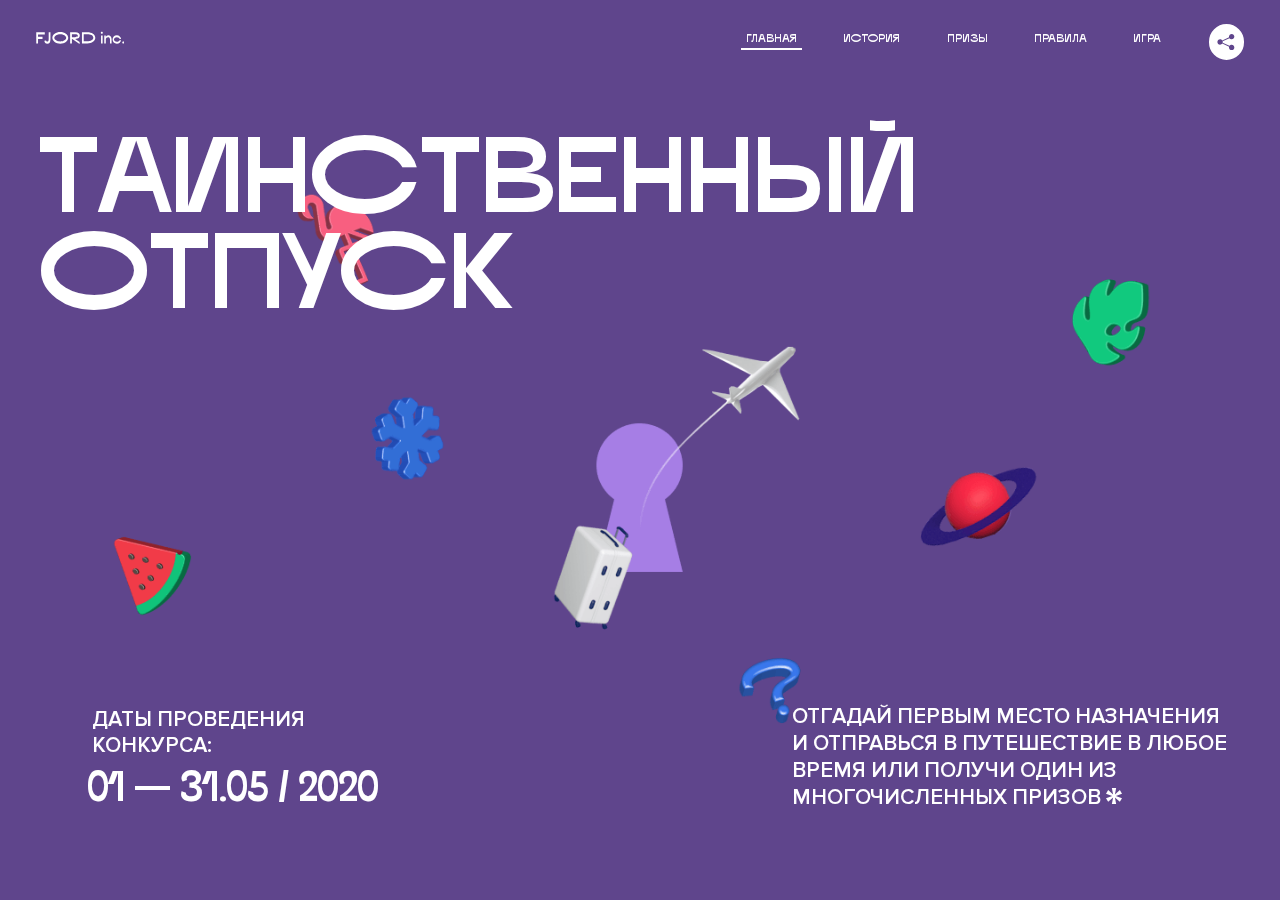
<file: 9/index.html>
<!DOCTYPE html>
<html lang="ru">
<head>
  <meta charset="UTF-8">
  <meta name="description" content="">
  <meta name="viewport" content="width=device-width, initial-scale=1.0">
  <meta http-equiv="X-UA-Compatible" content="ie=edge">
  <title>Mysterious Vacation</title>
<link href="css/style.min.css" rel="stylesheet">  <base href="https://htmlacademy-animation.github.io/248693-magic-vacation-1/9/">
</head>
<body>

  <header class="page-header js-header">
    <div class="page-header__wrapper">
      <a href="#" class="page-header__logo" aria-label="Перейти на страницу FJORD.Inc">
        <svg width="100" height="15" viewBox="0 0 100 15" fill="none" xmlns="http://www.w3.org/2000/svg">
          <path d="M0.26 1.4V14H2.276V8.906H7.334V6.44H2.276V3.848H9.872V1.4H0.26ZM12.733 14.36C15.127 14.36 16.243 12.65 16.243 9.5V1.4H14.263V8.96C14.263 11.21 13.723 11.876 12.733 11.876C11.833 11.876 11.473 11.3 11.347 10.58L9.36702 10.94C9.63702 13.046 10.663 14.36 12.733 14.36ZM18.3918 7.7C18.3918 11.372 22.3878 14.36 27.3198 14.36C32.2518 14.36 36.2478 11.372 36.2478 7.7C36.2478 4.028 32.2518 1.04 27.3198 1.04C22.3878 1.04 18.3918 4.028 18.3918 7.7ZM20.6058 7.7C20.6058 5.378 23.6118 3.524 27.3198 3.524C30.9918 3.524 33.9798 5.378 33.9798 7.7C33.9798 10.004 30.9918 11.858 27.3198 11.858C23.6118 11.858 20.6058 10.004 20.6058 7.7ZM40.403 14V8.906H40.799L49.079 14.702V12.38L44.039 8.906H44.201C47.999 8.906 49.277 7.304 49.277 5.162C49.277 3.092 47.999 1.4 44.201 1.4H38.387V14H40.403ZM43.535 3.722C45.785 3.722 47.045 4.136 47.045 5.432C47.045 6.764 45.785 7.034 43.535 7.034H40.403V3.722H43.535ZM51.6936 1.382V14H57.8676C62.7456 14 66.7236 11.534 66.7236 7.7C66.7236 3.848 62.7456 1.382 57.8676 1.382H51.6936ZM53.7096 11.624V3.722H57.5436C61.5396 3.722 64.4916 5.018 64.4916 7.7C64.4916 10.238 61.5396 11.624 57.5436 11.624H53.7096ZM73.1832 14.018H74.9832V5H73.1832V14.018ZM72.9132 1.976C72.9132 2.57 73.3992 3.092 74.0832 3.092C74.7492 3.092 75.2352 2.57 75.2352 1.976C75.2352 1.382 74.7672 0.805999 74.0832 0.805999C73.3812 0.805999 72.9132 1.382 72.9132 1.976ZM76.7867 14H78.5687V9.104C78.7487 8.006 79.5947 6.962 81.0887 6.962C82.1147 6.962 83.2667 7.448 83.2667 9.554V14H85.0487V9.014C85.0487 6.152 83.2307 4.73 81.3587 4.73C79.9187 4.73 79.0727 5.558 78.5687 6.854V5H76.7867V14ZM90.9898 14.27C93.5098 14.27 95.3818 12.506 95.7238 10.328H94.0498C93.7258 11.3 92.6998 12.02 90.9898 12.02C88.8478 12.02 87.7678 10.922 87.7678 9.59C87.7678 8.24 88.8478 6.962 90.9898 6.962C92.7538 6.962 93.7978 7.844 94.0858 8.924H95.7418C95.4358 6.71 93.6178 4.73 90.9898 4.73C88.0918 4.73 86.1298 7.124 86.1298 9.59C86.1298 12.074 88.1278 14.27 90.9898 14.27ZM97.0693 12.938C97.0693 13.658 97.5553 14.144 98.2753 14.144C98.9953 14.144 99.4813 13.658 99.4813 12.938C99.4813 12.2 98.9953 11.714 98.2753 11.714C97.5553 11.714 97.0693 12.2 97.0693 12.938Z" fill="currentColor"></path>
        </svg>
      </a>
      <button class="page-header__toggler js-menu-toggler" type="button" aria-label="Управление мобильным меню"><span>Меню</span></button>
      <nav class="page-header__nav">
        <div class="page-header__menu js-menu" id="menu">
          <ul>
            <li>
              <a class="js-menu-link" href="#top" data-href="top">главная</a>
            </li>
            <li>
              <a class="js-menu-link" href="#story" data-href="story">история</a>
            </li>
            <li>
              <a class="js-menu-link" href="#prizes" data-href="prizes">призы</a>
            </li>
            <li>
              <a class="js-menu-link" href="#rules" data-href="rules">правила</a>
            </li>
            <li>
              <a class="js-menu-link" href="#game" data-href="game">игра</a>
            </li>
          </ul>
        </div>
        <div class="page-header__social">
          <div class="social-block js-social-block">
            <button class="social-block__toggler" aria-label="Управлять блоком с социальными кнопками">
              <svg width="26" height="22" viewBox="0 0 27 22" fill="none" xmlns="http://www.w3.org/2000/svg">
                <path d="M19.6721 7.43664C21.6273 7.43664 23.213 5.85095 23.213 3.89566C23.213 1.94037 21.6273 0.354675 19.6721 0.354675C17.7168 0.354675 16.1311 1.94037 16.1311 3.89566C16.1311 4.19968 16.1728 4.49178 16.2458 4.77345L7.21751 8.95527C6.57519 8.05214 5.52303 7.46049 4.33078 7.46049C2.37549 7.46049 0.789795 9.04618 0.789795 11.0015C0.789795 12.9568 2.37549 14.5425 4.33078 14.5425C5.52303 14.5425 6.57668 13.9508 7.21751 13.0477L16.2458 17.2295C16.1743 17.5112 16.1311 17.8033 16.1311 18.1073C16.1311 20.0626 17.7168 21.6483 19.6721 21.6483C21.6273 21.6483 23.213 20.0626 23.213 18.1073C23.213 16.152 21.6273 14.5663 19.6721 14.5663C18.4798 14.5663 17.4262 15.158 16.7853 16.0611L7.75701 11.8793C7.82854 11.5976 7.87176 11.3055 7.87176 11.0015C7.87176 10.6974 7.83003 10.4053 7.75701 10.1237L16.7853 5.94186C17.4262 6.84499 18.4783 7.43664 19.6721 7.43664Z" fill="currentColor"></path>
              </svg>
            </button>
            <ul class="social-block__list">
              <li>
                <a class="social-block__link social-block__link--fb" href="#" aria-label="Мы на Facebook">
                  <svg width="8" height="17" viewBox="0 0 8 17" fill="none" xmlns="http://www.w3.org/2000/svg">
                    <path d="M4.24646 16.9899H1.09275L1.05793 8.49828H0V5.30707H1.05793V3.81124C1.05793 1.42084 2.57654 0 5.21735 0H7.41758V3.18585H5.30841C4.28262 3.18585 4.2478 3.48582 4.2478 4.24914V5.30707H7.42964L7.16716 8.49828H4.2478V16.9899H4.24646Z" fill="currentColor"></path>
                  </svg>
                </a>
              </li>
              <li>
                <a class="social-block__link social-block__link--insta" href="#" aria-label="Мы в Instagram">
                  <svg width="15" height="15" viewBox="0 0 15 15" fill="none" xmlns="http://www.w3.org/2000/svg">
                    <path d="M11.0197 0H4.19806C2.14246 0 0.471191 1.66993 0.471191 3.72285V10.5499C0.471191 12.6082 2.14112 14.2727 4.19806 14.2727H11.0197C13.0753 14.2727 14.7466 12.6082 14.7466 10.5499V3.72285C14.7466 1.67127 13.0753 0 11.0197 0ZM11.0197 12.4849H4.19806C3.13076 12.4849 2.26432 11.6158 2.26432 10.5512V3.72419C2.26432 2.65956 3.13076 1.79715 4.19806 1.79715H11.0197C12.087 1.79715 12.9535 2.6609 12.9535 3.72419V10.5512C12.9535 11.6145 12.087 12.4849 11.0197 12.4849Z" fill="currentColor"></path>
                    <path d="M7.60887 3.11084C5.38989 3.11084 3.58203 4.9187 3.58203 7.14036C3.58203 9.35532 5.38989 11.1645 7.60887 11.1645C9.83053 11.1645 11.6357 9.35666 11.6357 7.14036C11.6357 4.9187 9.83053 3.11084 7.60887 3.11084ZM7.60887 9.36871C6.37551 9.36871 5.37784 8.37372 5.37784 7.14036C5.37784 5.90699 6.37551 4.90665 7.60887 4.90665C8.83822 4.90665 9.84259 5.90833 9.84259 7.14036C9.84392 8.37238 8.83822 9.36871 7.60887 9.36871Z" fill="currentColor"></path>
                    <path d="M11.3573 2.35962C10.8256 2.35962 10.3931 2.79752 10.3931 3.32381C10.3931 3.85546 10.8256 4.29336 11.3573 4.29336C11.8862 4.29336 12.3215 3.85546 12.3215 3.32381C12.3215 2.79752 11.8862 2.35962 11.3573 2.35962Z" fill="currentColor"></path>
                  </svg>
                </a>
              </li>
              <li>
                <a class="social-block__link social-block__link--vk" href="#" aria-label="Мы ВКонтакте">
                  <svg width="17" height="10" viewBox="0 0 17 10" fill="none" xmlns="http://www.w3.org/2000/svg">
                    <path d="M14.1234 4.9002C14.1234 4.9002 16.3623 1.72708 16.5866 0.680242C16.6595 0.312285 16.4947 0.103188 16.1069 0.103188C16.1069 0.103188 14.8193 0.103188 14.168 0.103188C13.7235 0.103188 13.5587 0.293278 13.4235 0.579768C13.4235 0.579768 12.3724 2.82553 11.0969 4.24712C10.6861 4.70333 10.4781 4.84318 10.2511 4.84318C10.0646 4.84318 9.98625 4.6911 9.98625 4.27834V0.649016C9.98625 0.147997 9.92545 0.00135496 9.5066 0.00135496H6.39628C6.15578 0.00135496 6.0085 0.134417 6.0085 0.324506C6.0085 0.801084 6.73406 0.908351 6.73406 2.20231V4.87305C6.73406 5.40529 6.70569 5.61575 6.45303 5.61575C5.78016 5.61575 4.19528 3.30618 3.30623 0.678887C3.12923 0.145282 2.93737 0 2.43475 0H0.486409C0.205373 0 0 0.190085 0 0.476576C0 0.991172 0.60666 3.40801 2.99277 6.64358C4.59927 8.8201 6.70569 10 8.60269 10C9.76196 10 10.0416 9.80312 10.0416 9.31432V7.63883C10.0416 7.22607 10.2065 7.04956 10.4429 7.04956C10.7078 7.04956 11.1847 7.13238 12.2805 8.22268C13.5843 9.47862 13.6762 10 14.3896 10H16.5676C16.7919 10 17 9.89273 17 9.52342C17 9.02919 16.3623 8.15343 15.384 7.10659C14.9801 6.56755 14.3302 5.98914 14.1248 5.72301C13.8275 5.40801 13.9154 5.23014 14.1234 4.9002Z" fill="currentColor"></path>
                  </svg>
                </a>
              </li>
            </ul>
          </div>
        </div>
      </nav>
    </div>
  </header>

  <main class="page-content">

    <section class="animation-screen"></section>

    <section class="screen screen--hidden screen--intro" id="top">
      <div class="screen__wrapper">
        <div class="intro">
          <h1 class="intro__title" data-typography="">Таинственный отпуск</h1>
          <div class="intro__content">
            <div class="intro__info">
              <p class="intro__label">Даты проведения конкурса:</p>
              <p class="intro__date" data-typography="">01 — 31.05 / 2020</p>
            </div>
            <div class="intro__message">
              <p>
                Отгадай первым место назначения и&nbsp;отправься в&nbsp;путешествие в&nbsp;любое время или получи один из многочисленных призов
                <svg width="16" height="16" viewBox="0 0 10 10" fill="none" xmlns="http://www.w3.org/2000/svg">
                  <path d="M0 6.35337L3.90271 4.99012L0 3.64663L1.34615 1.32374L4.44287 4.01073L3.67364 0H6.34615L5.57692 4.01073L8.65385 1.32374L10 3.64663L6.13405 4.99012L10 6.35337L8.65385 8.65651L5.57692 5.98927L6.34615 10H3.67364L4.44287 5.96952L1.34615 8.65651L0 6.35337Z" fill="currentColor"></path>
                </svg>
              </p>
            </div>
          </div>
        </div>
      </div>
      <div class="screen__footer js-footer">
        <button class="screen__footer-enlarge js-footer-toggler" type="button" aria-label="Показать сообщение">
          <svg width="10" height="10" viewBox="0 0 10 10" fill="none" xmlns="http://www.w3.org/2000/svg">
            <path d="M0 6.35337L3.90271 4.99012L0 3.64663L1.34615 1.32374L4.44287 4.01073L3.67364 0H6.34615L5.57692 4.01073L8.65385 1.32374L10 3.64663L6.13405 4.99012L10 6.35337L8.65385 8.65651L5.57692 5.98927L6.34615 10H3.67364L4.44287 5.96952L1.34615 8.65651L0 6.35337Z" fill="currentColor"></path>
          </svg>
        </button>
        <button class="screen__footer-collapse js-footer-toggler" type="button" aria-label="Скрыть сообщение">
          <svg width="13" height="13" viewBox="0 0 13 13" fill="none" xmlns="http://www.w3.org/2000/svg">
            <line x1="12.3536" y1="0.353553" x2="0.738349" y2="11.9688" stroke="currentColor"></line>
            <line x1="0.738319" y1="0.539925" x2="12.3535" y2="12.1551" stroke="currentColor"></line>
          </svg>
        </button>
        <div class="screen__footer-wrapper">
          <div class="screen__footer-announce">
            <p class="screen__footer-label">Даты проведения конкурса:</p>
            <p class="screen__footer-date">01 — 31.05 / 2020</p>
          </div>
          <div class="screen__footer-note">
            <p>
              <svg width="10" height="10" viewBox="0 0 10 10" fill="none" xmlns="http://www.w3.org/2000/svg">
                <path d="M0 6.35337L3.90271 4.99012L0 3.64663L1.34615 1.32374L4.44287 4.01073L3.67364 0H6.34615L5.57692 4.01073L8.65385 1.32374L10 3.64663L6.13405 4.99012L10 6.35337L8.65385 8.65651L5.57692 5.98927L6.34615 10H3.67364L4.44287 5.96952L1.34615 8.65651L0 6.35337Z" fill="currentColor"></path>
              </svg>
              <span>Победители могут выбрать любые 14 дней подряд в&nbsp;течение двух лет с&nbsp;даты окончания конкурса. Победители могут воспользоваться путевкой сами или подарить другому лицу.</span>
            </p>
          </div>
        </div>
      </div>
    </section>

    <section class="screen screen--hidden screen--story" id="story">

      <div class="slider swiper-container js-slider">

        <div class="swiper-wrapper">

          <div class="slider__item swiper-slide">
            <h2 class="slider__item-title" data-typography="">История</h2>
            <p class="slider__item-text">Джеймс Таргет был основателем компании &laquo;Fjord Inc.&raquo;. С&nbsp;1965 года &laquo;Fjord Inc.&raquo; прославилась надёжными и&nbsp;удобными чемоданами и&nbsp;аксессуарами для туристов.</p>
          </div>

          <div class="slider__item swiper-slide">
            <p class="slider__item-text">Когда Джеймсу было 7&nbsp;лет, в&nbsp;их&nbsp;доме гостил дядюшка и&nbsp;развлекал детей рассказами о&nbsp;своей поездке в&nbsp;место, показавшееся малышу Таргету невероятным. Тогда Джеймс решил, что однажды посетит его, но&nbsp;не&nbsp;будет рассказывать о&nbsp;мечте, пока не&nbsp;осуществит.</p>
          </div>

          <div class="slider__item swiper-slide">
            <p class="slider__item-text">Джеймс Таргет стал увлеченным путешественником. Он&nbsp;посетил 5&nbsp;континентов, 126&nbsp;стран.</p>
          </div>

          <div class="slider__item swiper-slide">
            <p class="slider__item-text">Он&nbsp;сплавлялся по&nbsp;Амазонке и&nbsp;погружался в&nbsp;пещеры Франции, медитировал в&nbsp;горах Тибета и&nbsp;пожимал руку вождя племени Акугауа.</p>
          </div>

          <div class="slider__item swiper-slide">
            <p class="slider__item-text">Из&nbsp;своих поездок Джеймс Таргет привозил идеи, как сделать свои чемоданы &laquo;Fjord Inc.&raquo; удобными и&nbsp;приспособленными к&nbsp;разным дорожным условиям.</p>
          </div>

          <div class="slider__item swiper-slide">
            <p class="slider__item-text">Всё это время Джеймс не&nbsp;оставлял идею поездки своей мечты. Однако, как только он&nbsp;брался за&nbsp;планирование, возникали препятствия, не&nbsp;позволяющие отправиться туда.</p>
          </div>

          <div class="slider__item swiper-slide">
            <p class="slider__item-text">В&nbsp;возрасте 67&nbsp;лет Джеймс Таргет попал под лавину и&nbsp;погиб. В&nbsp;своём завещании он&nbsp;поручил отправить в&nbsp;заветное путешествие трёх смельчаков, единых с&nbsp;ним духом.</p>
          </div>

          <div class="slider__item swiper-slide">
            <p class="slider__item-text">Тех, кто сможет узнать таинственное место, задавая вопросы специально обученному ИИ&nbsp;&laquo;Соне&raquo;, ждет фантастическое путешествие.</p>
          </div>
        </div>
        <div class="slider__controls">
          <button class="slider__control slider__control--prev js-control-prev" type="button" aria-label="Показать предыдущую историю">
            <svg width="12" height="22" viewBox="0 0 12 22" fill="none" xmlns="http://www.w3.org/2000/svg">
              <path d="M11 1L1 11L11 21" stroke="currentColor" stroke-width="2" stroke-linejoin="round"></path>
            </svg>
          </button>
          <button class="slider__control slider__control--next js-control-next" type="button" aria-label="Показать следующую историю">
            <svg width="12" height="22" viewBox="0 0 12 22" fill="none" xmlns="http://www.w3.org/2000/svg">
              <path d="M1 1L11 11L1 21" stroke="currentColor" stroke-width="2" stroke-linejoin="round"></path>
            </svg>
          </button>
        </div>
        <div class="slider__pagination swiper-pagination"></div>
      </div>

      <div class="screen__bg"></div>
    </section>

    <section class="screen screen--hidden screen--prizes" id="prizes">
      <div class="screen__wrapper">
        <div class="prizes">
          <h2 class="prizes__title" data-typography="">ПРизы</h2>
          <div class="prizes__lead">
            <p>Найди ответ и&nbsp;получи один из&nbsp;призов:</p>
          </div>
          <ul class="prizes__list">
            <li class="prizes__item prizes__item--journeys">
              <div class="prizes__icon">
                <svg xmlns="http://www.w3.org/2000/svg" xmlns:xlink="http://www.w3.org/1999/xlink" viewBox="0 0 350 330" width="350" height="330">
                  <g>
                    <animate attributeType="CSS" attributeName="opacity" values="1; 0" keyTimes="0; 1" dur="0.3s" fill="freeze" begin="start.begin + 2.5s"></animate>
                    <g style="transform-origin: center bottom; transform-box: fill-box;">
                      <animateTransform attributeName="transform" type="translate" values="0 0; 0 -8; 0 0" repeatDur="10s" fill="freeze" id="start" begin="indefinite" dur="1s"></animateTransform>
                      <animateTransform attributeName="transform" type="scale" additive="sum" values="1 1; 1 0.8; 1 1" repeatDur="10s" fill="freeze" begin="start.begin" dur="1s"></animateTransform>
                      <path d="M175.44,249.28h48.36a13.27,13.27,0,0,0,13-10.65l3.74-18.32H172.36v25.89A3.09,3.09,0,0,0,175.44,249.28Z" fill="none" stroke="#fff" stroke-linecap="round" stroke-linejoin="round" stroke-width="2"></path>
                      <path d="M235.79,241.69h-9.22a8.31,8.31,0,0,1-8.28-8.31V220.31" fill="none" stroke="#fff" stroke-linecap="round" stroke-miterlimit="10" stroke-width="2"></path>
                      <path d="M185.64,231.88h-2.05a3.45,3.45,0,0,0-3.43,3.45v2.92a3.45,3.45,0,0,0,3.43,3.45h2.05a3.45,3.45,0,0,0,3.43-3.45v-2.92A3.45,3.45,0,0,0,185.64,231.88Z" fill="none" stroke="#fff" stroke-linecap="round" stroke-linejoin="round" stroke-width="2"></path>
                      <g>
                        <animate attributeType="CSS" attributeName="opacity" values="0;" begin="start.begin +2.25s" fill="freeze"></animate>
                        <path d="M204.25 231.88H202.2C201.288 231.885 200.416 232.251 199.773 232.898C199.131 233.544 198.77 234.418 198.77 235.33V238.25C198.77 239.162 199.131 240.036 199.773 240.682C200.416 241.329 201.288 241.695 202.2 241.7H204.25C205.162 241.695 206.034 241.329 206.677 240.682C207.319 240.036 207.68 239.162 207.68 238.25V235.33C207.681 234.878 207.594 234.431 207.422 234.013C207.25 233.595 206.998 233.215 206.68 232.895C206.361 232.574 205.983 232.32 205.566 232.146C205.149 231.972 204.702 231.881 204.25 231.88V231.88Z" fill="none" stroke="white" stroke-width="2" stroke-linecap="round" stroke-linejoin="round">
                          <animate attributeName="d" begin="start.begin + 2s" dur="0.5s" values="M204.25 231.88H202.2C201.288 231.885 200.416 232.251 199.773 232.898C199.131 233.544 198.77 234.418 198.77 235.33V238.25C198.77 239.162 199.131 240.036 199.773 240.682C200.416 241.329 201.288 241.695 202.2 241.7H204.25C205.162 241.695 206.034 241.329 206.677 240.682C207.319 240.036 207.68 239.162 207.68 238.25V235.33C207.681 234.878 207.594 234.431 207.422 234.013C207.25 233.595 206.998 233.215 206.68 232.895C206.361 232.574 205.983 232.32 205.566 232.146C205.149 231.972 204.702 231.881 204.25 231.88V231.88Z;
                            M272.367 152H260.633C255.415 152.04 250.422 154.796 246.743 159.668C243.065 164.539 241 171.129 241 177.998V200.002C241 206.871 243.065 213.461 246.743 218.332C250.422 223.204 255.415 225.96 260.633 226H272.367C277.584 225.96 282.578 223.204 286.257 218.332C289.935 213.461 292 206.871 292 200.002V177.998C292.007 174.594 291.506 171.221 290.523 168.072C289.541 164.923 288.096 162.06 286.273 159.646C284.45 157.232 282.284 155.314 279.898 154.002C277.512 152.69 274.953 152.01 272.367 152V152Z" fill="freeze"></animate>
                        </path>
                      </g>
                    </g>
                    <g>
                      <animateTransform attributeName="transform" type="translate" values="0 0; 0 -3; 0 0; 0 3; 0 0" dur="2s" repeatCount="2" begin="start.begin"></animateTransform>
                      <path d="M123.23,173.34h9.16a3.29,3.29,0,0,1,3.29,3.3v5.71a3.29,3.29,0,0,1-3.29,3.3H115.57a1.32,1.32,0,0,1-1.32-1.32v-2a9,9,0,0,1,9-9" fill="#068e4d"></path>
                      <path d="M123.23,173.34h9.16a3.29,3.29,0,0,1,3.29,3.3v5.71a3.29,3.29,0,0,1-3.29,3.3H115.57a1.32,1.32,0,0,1-1.32-1.32v-2A9,9,0,0,1,123.23,173.34Z" fill="none" stroke="#fff" stroke-linecap="round" stroke-linejoin="round" stroke-width="2"></path>
                      <path d="M123.23,207.39h9.16a3.29,3.29,0,0,0,3.29-3.3v-5.71a3.29,3.29,0,0,0-3.29-3.3H115.57a1.32,1.32,0,0,0-1.32,1.32v2a9,9,0,0,0,9,9" fill="#068e4d"></path>
                      <path d="M123.23,207.39h9.16a3.29,3.29,0,0,0,3.29-3.3v-5.71a3.29,3.29,0,0,0-3.29-3.3H115.57a1.32,1.32,0,0,0-1.32,1.32v2A9,9,0,0,0,123.23,207.39Z" fill="none" stroke="#fff" stroke-linecap="round" stroke-linejoin="round" stroke-width="2"></path>
                    </g>
                    <path d="M205,227.08c43.38,0,74.86-15.55,74.86-37s-31.48-37-74.86-37c-27.94,0-55.36,13.53-73.46,24.87a14.3,14.3,0,0,0,0,24.21c18.09,11.33,45.52,24.87,73.46,24.87" fill="#068e4d"></path>
                    <path d="M205,227.08c43.38,0,74.86-15.55,74.86-37s-31.48-37-74.86-37c-27.94,0-55.36,13.53-73.46,24.87a14.3,14.3,0,0,0,0,24.21C149.63,213.54,177.06,227.08,205,227.08Z" fill="none" stroke="#fff" stroke-width="2"></path>
                    <path d="M127.612 183.901C126.546 185.908 126.028 188.159 126.11 190.43C126.11 190.3 278.63 190.19 278.63 190.07C278.63 170.32 249.8 154.32 204.99 154.32C176.76 154.32 148.92 168.5 132.18 179C130.253 180.204 128.678 181.894 127.612 183.901Z" fill="#36E69A"></path>
                    <path d="M132.18,195.12c16.74,4.27,44.58,10,72.81,10,44.14,0,72.75-6.32,73.6-14.18-0.86,19.34-29.45,34.86-73.6,34.86-28.23,0-56.07-14.19-72.81-24.68a12.88,12.88,0,0,1-6-10.18c0.26,1.61,2.26,3.18,6,4.14" fill="#068e4d"></path>
                    <path d="M132.18 186.12C148.92 181.85 176.76 176.12 204.99 176.12C249.52 176.12 278.25 182.55 278.6 190.5C278.6 190.67 278.6 190.84 278.6 191.01C277.75 198.87 249.15 205.18 205 205.18C176.77 205.18 148.93 199.42 132.19 195.18C128.4 194.18 126.4 192.65 126.19 191.05V190.54C126.32 188.85 128.34 187.18 132.29 186.17" fill="#25b774">
                      <animate begin="start.begin" repeatCount="2" attributeName="d" dur="2s" values="M132.18 186.12C148.92 181.85 176.76 176.12 204.99 176.12C249.52 176.12 278.25 182.55 278.6 190.5C278.6 190.67 278.6 190.84 278.6 191.01C277.75 198.87 249.15 205.18 205 205.18C176.77 205.18 148.93 199.42 132.19 195.18C128.4 194.18 126.4 192.65 126.19 191.05V190.54C126.32 188.85 128.34 187.18 132.29 186.17;
                        M132.18 186.12C148.92 181.85 176.77 181.5 205 181.5C249.53 181.5 278.25 182.55 278.6 190.5C278.6 190.67 278.6 190.84 278.6 191.01C277.75 198.87 249.15 207.5 205 207.5C176.77 207.5 148.93 199.42 132.19 195.18C128.4 194.18 126.4 192.65 126.19 191.05V190.54C126.32 188.85 128.34 187.18 132.29 186.17;
                        M132.18 186.12C148.92 181.85 176.76 176.12 204.99 176.12C249.52 176.12 278.25 182.55 278.6 190.5C278.6 190.67 278.6 190.84 278.6 191.01C277.75 198.87 249.15 205.18 205 205.18C176.77 205.18 148.93 199.42 132.19 195.18C128.4 194.18 126.4 192.65 126.19 191.05V190.54C126.32 188.85 128.34 187.18 132.29 186.17;
                        M132.18 186.12C148.92 181.85 176.77 172 205 172C249.53 172 278.25 182.55 278.6 190.5C278.6 190.67 278.6 190.84 278.6 191.01C277.75 198.87 249.15 200.5 205 200.5C176.77 200.5 148.93 199.42 132.19 195.18C128.4 194.18 126.4 192.65 126.19 191.05V190.54C126.32 188.85 128.34 187.18 132.29 186.17;
                        M132.18 186.12C148.92 181.85 176.76 176.12 204.99 176.12C249.52 176.12 278.25 182.55 278.6 190.5C278.6 190.67 278.6 190.84 278.6 191.01C277.75 198.87 249.15 205.18 205 205.18C176.77 205.18 148.93 199.42 132.19 195.18C128.4 194.18 126.4 192.65 126.19 191.05V190.54C126.32 188.85 128.34 187.18 132.29 186.17"></animate>
                    </path>
                    <g>
                      <animateTransform attributeName="transform" type="translate" values="0 0; 0 3; 0 0; 0 -3; 0 0" dur="2s" begin="start.begin" repeatCount="2"></animateTransform>
                      <path d="M123.23,173.34h9.16a3.29,3.29,0,0,1,3.29,3.3v5.71a3.29,3.29,0,0,1-3.29,3.3H115.57a1.32,1.32,0,0,1-1.32-1.32v-2a9,9,0,0,1,9-9" fill="#068e4d"></path>
                      <path d="M123.23,173.34h9.16a3.29,3.29,0,0,1,3.29,3.3v5.71a3.29,3.29,0,0,1-3.29,3.3H115.57a1.32,1.32,0,0,1-1.32-1.32v-2A9,9,0,0,1,123.23,173.34Z" fill="none" stroke="#fff" stroke-linecap="round" stroke-linejoin="round" stroke-width="2"></path>
                      <path d="M123.23,207.39h9.16a3.29,3.29,0,0,0,3.29-3.3v-5.71a3.29,3.29,0,0,0-3.29-3.3H115.57a1.32,1.32,0,0,0-1.32,1.32v2a9,9,0,0,0,9,9" fill="#068e4d"></path>
                      <path d="M123.23,207.39h9.16a3.29,3.29,0,0,0,3.29-3.3v-5.71a3.29,3.29,0,0,0-3.29-3.3H115.57a1.32,1.32,0,0,0-1.32,1.32v2A9,9,0,0,0,123.23,207.39Z" fill="none" stroke="#fff" stroke-linecap="round" stroke-linejoin="round" stroke-width="2"></path>
                    </g>
                    <line x1="106.25" y1="179.49" x2="84.05" y2="179.49" fill="none" stroke="#fff" stroke-linecap="round" stroke-miterlimit="10" stroke-width="2">
                      <animate repeatDur="4s" attributeName="x2" dur="0.4s" begin="start.begin" values="84.05; 88; 84.05"></animate>
                    </line>
                    <line x1="106.25" y1="201.23" x2="84.05" y2="201.23" fill="none" stroke="#fff" stroke-linecap="round" stroke-miterlimit="10" stroke-width="2">
                      <animate repeatDur="4s" attributeName="x2" dur="0.4s" begin="start.begin" values="84.05; 90; 84.05"></animate>
                    </line>
                    <line x1="106.25" y1="190.98" x2="68.77" y2="190.98" fill="none" stroke="#fff" stroke-linecap="round" stroke-miterlimit="10" stroke-width="2">
                      <animate repeatDur="4s" attributeName="x2" dur="0.5s" begin="start.begin" values="68.77; 75; 68.77"></animate>
                    </line>
                  </g>
                  <g opacity="0">
                    <animateTransform attributeName="transform" type="translate" values="0 0; -250 0" dur="1.5s" begin="start.begin" fill="freeze"></animateTransform>
                    <animate attributeType="CSS" attributeName="opacity" values="1; 1; 0" keyTimes="0; 0.8; 1" dur="1.5s" begin="start.begin" fill="freeze"></animate>
                    <path d="M265.77 97.54H301.06C301.06 94.2513 302.366 91.0973 304.692 88.7719C307.017 86.4464 310.171 85.14 313.46 85.14C316.749 85.14 319.903 86.4464 322.228 88.7719C324.554 91.0973 325.86 94.2513 325.86 97.54H343.79" fill="none" stroke="white" stroke-width="2" stroke-miterlimit="10" stroke-linecap="round"></path>
                    <g>
                      <animateTransform attributeName="transform" type="translate" values="0 0; 20 0" dur="1.5s" begin="start.begin" fill="freeze"></animateTransform>
                      <path d="M271.95 107.8H334.86" stroke="white" stroke-width="2" stroke-miterlimit="10" stroke-linecap="round"></path>
                    </g>
                  </g>
                  <g opacity="0">
                    <animateTransform attributeName="transform" type="translate" values="0 0; -230 0" dur="1.5s" begin="start.begin + 1s" fill="freeze"></animateTransform>
                    <animate attributeType="CSS" attributeName="opacity" values="0; 0; 1; 1; 0" keyTimes="0; 0.4; 0.6; 0.9; 1" dur="2.5s" begin="start.begin" fill="freeze"></animate>
                    <path d="M313.75 82.91H286.39C286.39 79.6213 285.084 76.4673 282.758 74.1419C280.433 71.8164 277.279 70.51 273.99 70.51C270.701 70.51 267.547 71.8164 265.222 74.1419C262.896 76.4673 261.59 79.6213 261.59 82.91H243.65" fill="none" stroke="white" stroke-width="2" stroke-miterlimit="10" stroke-linecap="round"></path>
                    <path d="M322.01 82.91H344.21" stroke="white" stroke-width="2" stroke-miterlimit="10" stroke-linecap="round"></path>
                    <g>
                      <animateTransform attributeName="transform" type="translate" values="0 0; 20 0" dur="1.5s" begin="start.begin + 1s" fill="freeze"></animateTransform>
                      <path d="M293.96 93.19H333.74" stroke="white" stroke-width="2" stroke-miterlimit="10" stroke-linecap="round"></path>
                    </g>
                  </g>
                  <g>
                    <animate attributeType="CSS" attributeName="opacity" values="1; 0" dur="0.1s" begin="start.begin + 2.5s" fill="freeze"></animate>
                    <path d="M 289.94 327.88 L 244.88 327.88 C 237.848 323.042 214.876 297.268 211.58 296.134 C 208.742 295.158 200.633 307.622 199.035 307.229 C 195.583 306.38 179.96 286.087 177.36 286.072 C 175.018 286.059 151.58 311.884 148.265 312.702 C 146.581 313.118 145.86 309.437 143.355 308.911 C 141.283 308.475 130.548 322.385 124.63 329 L 80.78 329" fill="none" stroke="#fff" stroke-linecap="round" stroke-miterlimit="10" stroke-width="2">
                      <animate attributeName="d" dur="0.5s" begin="start.begin + 2s" values="M 289.94 327.88 L 244.88 327.88 C 237.848 323.042 214.876 297.268 211.58 296.134 C 208.742 295.158 200.633 307.622 199.035 307.229 C 195.583 306.38 179.96 286.087 177.36 286.072 C 175.018 286.059 151.58 311.884 148.265 312.702 C 146.581 313.118 145.86 309.437 143.355 308.911 C 141.283 308.475 130.548 322.385 124.63 329 L 80.78 329;
                        M 289.94 328 L 250.991 327.947 C 238.008 327.929 225.025 327.912 212.042 327.894 C 207.859 327.929 203.676 327.965 199.493 328 C 195.547 328 191.602 328 187.657 328 C 183.711 328 179.766 328 175.821 328 C 170.133 328 164.446 328 158.758 328 C 153.07 328 147.383 328 141.695 328 L 80.78 328" fill="freeze"></animate>
                    </path>
                  </g>
                  <g opacity="0">
                    <animate attributeType="CSS" attributeName="opacity" values="0; 1" dur="0.1s" begin="start.begin + 2.5s" fill="freeze"></animate>
                    <path d="M289.94,328H200.15c-0.86,0-1.56,0-2.25,0h-19c-1.5,0-2.23,0-3.1,0h-32.3c-1.09,0-1.66,0-2.31,0H80.78" fill="none" stroke="#fff" stroke-linecap="round" stroke-miterlimit="10" stroke-width="2"></path>
                  </g>
                  <g opacity="0">
                    <animate attributeType="CSS" attributeName="opacity" values="0; 0; 1" keyTimes="0; 0.8; 1" dur="2.5s" begin="start.begin" fill="freeze"></animate>
                    <path d="M275 225.43H257.87C253.22 225.409 248.766 223.548 245.484 220.254C242.201 216.96 240.355 212.501 240.35 207.85V170C240.355 165.349 242.201 160.89 245.484 157.596C248.766 154.302 253.22 152.441 257.87 152.42H275C279.649 152.444 284.099 154.306 287.38 157.6C290.661 160.893 292.505 165.351 292.51 170V207.83C292.507 212.481 290.665 216.943 287.384 220.24C284.103 223.538 279.651 225.404 275 225.43V225.43Z" fill="none" stroke="white" stroke-width="2">
                      <animate attributeName="d" begin="start.begin + 2s" dur="0.5s" values="M204.95 242.43H202.503C201.839 242.427 201.202 242.161 200.733 241.691C200.264 241.22 200.001 240.583 200 239.919V234.511C200.001 233.847 200.264 233.21 200.733 232.739C201.202 232.269 201.839 232.003 202.503 232H204.95C205.614 232.003 206.25 232.269 206.719 232.74C207.187 233.21 207.451 233.847 207.451 234.511V239.916C207.451 240.58 207.188 241.218 206.719 241.689C206.25 242.16 205.614 242.426 204.95 242.43V242.43Z;
                        M275 225.43H257.87C253.22 225.409 248.766 223.548 245.484 220.254C242.201 216.96 240.355 212.501 240.35 207.85V170C240.355 165.349 242.201 160.89 245.484 157.596C248.766 154.302 253.22 152.441 257.87 152.42H275C279.649 152.444 284.099 154.306 287.38 157.6C290.661 160.893 292.505 165.351 292.51 170V207.83C292.507 212.481 290.665 216.943 287.384 220.24C284.103 223.538 279.651 225.404 275 225.43V225.43Z" fill="freeze"></animate>
                    </path>
                  </g>
                  <g opacity="0">
                    <animateTransform attributeName="transform" type="translate" values="-40 0; -40 0; 0 0" keyTimes="0; 0.9; 1" dur="3s" begin="start.begin" fill="freeze"></animateTransform>
                    <animate attributeType="CSS" attributeName="opacity" values="0; 0; 1" keyTimes="0; 0.9; 1" dur="3s" begin="start.begin" fill="freeze"></animate>
                    <path d="M91.14 327.79C90.5631 327.739 90.0296 327.463 89.6552 327.021C89.2808 326.579 89.0957 326.007 89.14 325.43L102.8 132.26C103.9 116.77 98 110.34 94.05 107.79C93.8264 107.639 93.6532 107.425 93.5526 107.174C93.4521 106.924 93.4288 106.649 93.4858 106.386C93.5429 106.122 93.6776 105.881 93.8726 105.695C94.0677 105.509 94.314 105.385 94.58 105.34C103 104 122.18 104 120 134.19L106.43 326.67C106.379 327.245 106.104 327.777 105.664 328.151C105.225 328.525 104.656 328.712 104.08 328.67L91.14 327.79Z" fill="white"></path>
                    <path d="M124.5 328.17C124.211 328.166 123.926 328.105 123.66 327.991C123.395 327.877 123.155 327.712 122.953 327.504C122.752 327.297 122.593 327.053 122.486 326.784C122.379 326.516 122.326 326.229 122.33 325.94L124.57 132.31C124.76 116.78 118.5 110.7 114.41 108.4C114.18 108.261 113.997 108.057 113.884 107.814C113.771 107.571 113.733 107.299 113.774 107.034C113.816 106.769 113.936 106.522 114.119 106.326C114.302 106.129 114.539 105.991 114.8 105.93C123.16 104.03 142.29 102.93 141.95 133.21L139.7 326.14C139.697 326.429 139.638 326.714 139.525 326.98C139.412 327.246 139.248 327.487 139.042 327.69C138.835 327.892 138.591 328.052 138.323 328.16C138.056 328.268 137.769 328.323 137.48 328.32L124.5 328.17Z" fill="white"></path>
                  </g>
                  <g opacity="0">
                    <animateTransform attributeName="transform" type="translate" values="-120 0; -120 0; 0 0" keyTimes="0; 0.9; 1" dur="2.8s" begin="start.begin" fill="freeze"></animateTransform>
                    <animate attributeType="CSS" attributeName="opacity" values="0; 0; 1" keyTimes="0; 0.9; 1" dur="2.8s" begin="start.begin" fill="freeze"></animate>
                    <path d="M257.5 259.82H196.76V245.63H251.85C254.479 245.635 256.999 246.684 258.855 248.546C260.711 250.408 261.753 252.931 261.75 255.56C261.747 256.686 261.299 257.766 260.502 258.562C259.706 259.359 258.626 259.807 257.5 259.81" fill="#A67EE5"></path>
                    <path d="M257.5 259.82H196.76V245.63H251.85C254.479 245.635 256.999 246.684 258.855 248.546C260.711 250.408 261.753 252.931 261.75 255.56C261.75 256.688 261.303 257.77 260.506 258.569C259.709 259.367 258.628 259.817 257.5 259.82Z" fill="none" stroke="white" stroke-width="2" stroke-miterlimit="10"></path>
                    <path d="M185.47 328.31H171.5L165.19 286.72H179.16L185.47 328.31Z" fill="#A67EE5"></path>
                    <path d="M185.47 328.31H171.5L165.19 286.72H179.16L185.47 328.31Z" fill="none" stroke="white" stroke-width="2" stroke-miterlimit="10"></path>
                    <path d="M235.03 328.31H221.06L214.76 286.72H228.72L235.03 328.31Z" fill="#A67EE5"></path>
                    <path d="M235.03 328.31H221.06L214.76 286.72H228.72L235.03 328.31Z" fill="none" stroke="white" stroke-width="2" stroke-miterlimit="10"></path>
                    <path d="M281.33 272.45H225.44C224.099 272.45 222.803 271.968 221.788 271.093C220.773 270.217 220.107 269.006 219.91 267.68L209.05 195.44C211.935 193.051 213.989 189.808 214.915 186.178C215.841 182.548 215.592 178.717 214.204 175.238C212.816 171.758 210.36 168.808 207.19 166.812C204.019 164.816 200.298 163.877 196.56 164.13H141.48L141.16 267L156.93 290.35L204.12 298.74C205.472 299.235 206.9 299.489 208.34 299.49H281.34C284.928 299.49 288.37 298.065 290.907 295.527C293.445 292.99 294.87 289.548 294.87 285.96C294.87 282.372 293.445 278.93 290.907 276.393C288.37 273.855 284.928 272.43 281.34 272.43" fill="#A67EE5"></path>
                    <path d="M281.33 272.45H225.44C224.099 272.45 222.803 271.968 221.788 271.093C220.773 270.217 220.107 269.006 219.91 267.68L209.05 195.44C211.935 193.051 213.989 189.808 214.915 186.178C215.841 182.548 215.592 178.717 214.204 175.238C212.816 171.758 210.36 168.808 207.19 166.812C204.019 164.816 200.298 163.877 196.56 164.13H141.48L141.16 267L156.93 290.35L204.12 298.74C205.472 299.235 206.9 299.489 208.34 299.49H281.34C284.836 299.354 288.143 297.87 290.568 295.348C292.992 292.826 294.346 289.464 294.345 285.965C294.344 282.467 292.987 279.105 290.561 276.585C288.134 274.065 284.826 272.583 281.33 272.45V272.45Z" fill="none" stroke="white" stroke-width="2" stroke-miterlimit="10"></path>
                    <path d="M162.42 267.69L151.56 195.45C153.859 193.547 155.641 191.095 156.738 188.319C157.836 185.544 158.215 182.536 157.839 179.576C157.463 176.615 156.346 173.797 154.589 171.384C152.833 168.971 150.496 167.041 147.794 165.773C145.092 164.505 142.114 163.94 139.136 164.132C136.157 164.323 133.276 165.263 130.758 166.866C128.241 168.469 126.169 170.682 124.736 173.3C123.303 175.918 122.554 178.856 122.56 181.84C122.562 183.619 122.829 185.389 123.35 187.09L138.65 289C139.086 291.928 140.558 294.602 142.799 296.536C145.039 298.47 147.9 299.536 150.86 299.54H223.86C227.383 299.444 230.73 297.977 233.189 295.451C235.647 292.925 237.022 289.54 237.022 286.015C237.022 282.49 235.647 279.105 233.189 276.579C230.73 274.053 227.383 272.586 223.86 272.49H167.95C166.61 272.484 165.316 271.998 164.302 271.122C163.288 270.245 162.62 269.035 162.42 267.71" fill="#A67EE5"></path>
                    <path d="M162.42 267.69L151.56 195.45C153.859 193.547 155.641 191.095 156.738 188.319C157.836 185.544 158.215 182.536 157.839 179.576C157.463 176.615 156.346 173.797 154.589 171.384C152.833 168.971 150.496 167.041 147.794 165.773C145.092 164.505 142.114 163.94 139.136 164.132C136.157 164.323 133.276 165.263 130.758 166.866C128.241 168.469 126.169 170.682 124.736 173.3C123.303 175.918 122.554 178.856 122.56 181.84C122.562 183.619 122.829 185.389 123.35 187.09L138.65 289C139.086 291.928 140.558 294.602 142.799 296.536C145.039 298.47 147.9 299.536 150.86 299.54H223.86C227.383 299.444 230.73 297.977 233.189 295.451C235.647 292.925 237.022 289.54 237.022 286.015C237.022 282.49 235.647 279.105 233.189 276.579C230.73 274.053 227.383 272.586 223.86 272.49H167.95C166.607 272.483 165.31 271.995 164.296 271.114C163.281 270.234 162.616 269.019 162.42 267.69Z" fill="none" stroke="white" stroke-width="2" stroke-miterlimit="10"></path>
                    <path d="M206.26 259.82H134.26L132.13 245.63H200.6C203.229 245.635 205.749 246.684 207.605 248.546C209.461 250.408 210.503 252.931 210.5 255.56C210.497 256.686 210.049 257.766 209.252 258.562C208.456 259.359 207.376 259.807 206.25 259.81" fill="#A67EE5"></path>
                    <path d="M206.26 259.82H134.26L132.13 245.63H200.6C203.229 245.635 205.749 246.684 207.605 248.546C209.461 250.408 210.503 252.931 210.5 255.56C210.5 256.686 210.054 257.767 209.259 258.565C208.465 259.364 207.386 259.815 206.26 259.82Z" fill="none" stroke="white" stroke-width="2" stroke-miterlimit="10"></path>
                    <path d="M151.57 195.44H209.05" stroke="white" stroke-width="2" stroke-miterlimit="10" stroke-linecap="round"></path>
                  </g>
                  <g>
                    <defs>
                      <clipPath id="cut-window">
                        <rect x="0" y="0" width="53" height="20"></rect>
                      </clipPath>
                    </defs>
                    <g clip-path="url(#cut-window)" transform="translate(240, 165)">
                      <g opacity="0">
                        <animate attributeType="CSS" attributeName="opacity" values="0; 0; 1" keyTimes="0; 0.95; 1" dur="4s" begin="start.begin" fill="freeze"></animate>
                        <animateTransform attributeName="transform" repeatCount="indefinite" type="translate" values="60 0; -100 0" dur="2s" begin="start.begin +3.5s" fill="freeze"></animateTransform>
                        <path d="M38.5954 17.621H67.761" stroke="white" stroke-width="2" stroke-miterlimit="10" stroke-linecap="round"></path>
                        <path d="M53.1049 10.0913H33.0453C33.0453 7.68017 32.0875 5.36775 30.3825 3.66279C28.6776 1.95783 26.3652 1 23.954 1C21.5428 1 19.2304 1.95783 17.5254 3.66279C15.8205 5.36775 14.8627 7.68017 14.8627 10.0913H1.70953" fill="none" stroke="white" stroke-width="2" stroke-miterlimit="10" stroke-linecap="round"></path>
                        <path d="M59.1609 10.0913H75.43" stroke="white" stroke-width="2" stroke-miterlimit="10" stroke-linecap="round"></path>
                      </g>
                    </g>
                  </g>
                  <g>
                    <g clip-path="url(#cut-window)" transform="translate(240, 190)">
                      <g opacity="0">
                        <animate attributeType="CSS" attributeName="opacity" values="0; 0; 1" keyTimes="0; 0.95; 1" dur="3s" begin="start.begin" fill="freeze"></animate>
                        <animateTransform attributeName="transform" repeatCount="indefinite" type="translate" values="60 0; -100 0;" dur="2s" begin="start.begin + 2.5s" fill="freeze"></animateTransform>
                        <path d="M21.6627 18.34H67.7865" stroke="white" stroke-width="2" stroke-miterlimit="10" stroke-linecap="round"></path>
                        <path d="M1.73502 10.8176H27.6087C27.6087 8.40647 28.5665 6.09405 30.2715 4.38909C31.9764 2.68414 34.2888 1.7263 36.7 1.7263C39.1112 1.7263 41.4236 2.68414 43.1286 4.38909C44.8335 6.09405 45.7914 8.40647 45.7914 10.8176H58.9371" fill="none" stroke="white" stroke-width="2" stroke-miterlimit="10" stroke-linecap="round"></path>
                      </g>
                    </g>
                  </g>
                  <g transform="translate(50, 170)">
                    <g opacity="0">
                      <animateTransform attributeName="transform" type="translate" values="-40 0; -40 0; 0 0" keyTimes="0; 0.9; 1" dur="3s" begin="start.begin" fill="freeze"></animateTransform>
                      <animate attributeType="CSS" attributeName="opacity" values="0; 0; 1" keyTimes="0; 0.9; 1" dur="3s" begin="start.begin" fill="freeze"></animate>
                      <animateTransform attributeName="transform" type="rotate" values="0 97 158; 5 97 158; -2.5 97 158; 2.5 97 158; 0 97 158" dur="1s" begin="start.begin + 3s" fill="freeze"></animateTransform>
                      <path d="M25.18 23C31.4261 31.316 36.6596 40.3463 40.77 49.9C33.606 42.4638 26.9004 34.5993 20.69 26.35C14.4883 18.0719 8.78812 9.42978 3.62 0.470001C11.6734 7.09981 18.9108 14.6628 25.18 23" fill="#36E69A"></path>
                      <path d="M26.94 43.39C35.3383 49.2758 42.9938 56.1558 49.74 63.88C40.8077 59.187 32.1775 53.94 23.9 48.17C15.7048 42.4394 7.88233 36.1935 0.47998 29.47C9.84656 32.9871 18.7357 37.6635 26.94 43.39" fill="#36E69A"></path>
                      <path d="M39.66 34.48C42.4274 44.47 45.7935 54.2844 49.74 63.87C49.4995 53.5504 47.9881 43.2998 45.24 33.35C42.3865 23.0984 38.3387 13.2173 33.18 3.91C34.7226 14.2204 36.8832 24.4287 39.65 34.48" fill="#36E69A"></path>
                      <path d="M53.32 42.52C53.3772 52.7759 54.0652 63.0186 55.38 73.19C57.898 63.3725 59.1614 53.2753 59.14 43.14C59.0751 32.5637 57.7321 22.034 55.14 11.78C53.8539 21.9756 53.2293 32.2437 53.27 42.52" fill="#25B774"></path>
                      <path d="M29.08 58.56C38.4142 62.3358 47.2447 67.2532 55.37 73.2C45.7921 70.7528 36.3852 67.6795 27.21 64C18.1574 60.3388 9.34929 56.1001 0.839966 51.31C10.5308 52.5158 20.0257 54.966 29.09 58.6" fill="#25B774"></path>
                      <path d="M34.06 72.83C43.6806 75.3773 52.9406 79.1304 61.62 84C51.9084 82.8029 42.2919 80.9317 32.84 78.4C23.5057 75.8933 14.346 72.7766 5.41998 69.07C15.0895 69.0933 24.7168 70.3466 34.07 72.8" fill="#25B774"></path>
                      <path d="M64.71 53.79C63.0329 63.7969 61.9974 73.9009 61.61 84.04C65.7562 74.9422 68.7203 65.3508 70.43 55.5C72.1799 45.2008 72.6568 34.7256 71.85 24.31C68.772 33.9551 66.3827 43.8065 64.7 53.79" fill="#25B774"></path>
                      <path d="M44.86 91C54.3668 93.9572 63.4622 98.1034 71.93 103.34C62.2748 101.737 52.7421 99.4683 43.4 96.55C34.181 93.6611 25.1616 90.1703 16.4 86.1C26.0559 86.5209 35.6192 88.1675 44.86 91Z" fill="#068E4D"></path>
                      <path d="M76.27 73.29C74.1792 83.2199 72.7296 93.274 71.93 103.39C76.4539 94.4696 79.8146 85.0057 81.93 75.23C84.1046 65.0136 85.0148 54.5686 84.64 44.13C81.1684 53.6405 78.3748 63.3848 76.28 73.29" fill="#068E4D"></path>
                      <path d="M54.9 109.69C64.2788 113.044 73.1961 117.57 81.44 123.16C71.8577 121.144 62.4255 118.471 53.21 115.16C44.1172 111.886 35.2483 108.021 26.66 103.59C36.2933 104.409 45.7831 106.452 54.9 109.67" fill="#068E4D"></path>
                      <path d="M87 93.26C84.4992 103.096 82.6354 113.084 81.42 123.16C86.3023 114.429 90.0493 105.11 92.57 95.43C95.1727 85.3004 96.5162 74.8885 96.57 64.43C92.7019 73.8014 89.5038 83.4357 87 93.26" fill="#068E4D"></path>
                      <path d="M38.62 46.67C61.835 81.0893 80.9195 118.121 95.48 157" fill="none" stroke="#36E69A" stroke-width="2" stroke-linecap="round" stroke-linejoin="round"></path>
                    </g>
                  </g>
                </svg>
              </div>
              <p class="prizes__desc">
                <b>3</b>
                <span>загадочных путешествия</span>
              </p>
            </li>
            <li class="prizes__item prizes__item--cases">
              <div class="prizes__icon">
                <svg xmlns="http://www.w3.org/2000/svg" xmlns:xlink="http://www.w3.org/1999/xlink" fill="none" viewBox="0 0 350 330" width="350" height="330" opacity="0">
                  <set attributeName="opacity" to="1" begin="cloud1anim.begin - 0.5s"></set>
                  <g id="clouds">
                    <animate id="animOpacityClouds" attributeType="CSS" attributeName="opacity" values="1; 0" dur="0.2s" begin="cloud1anim.end + 0.8s" fill="freeze"></animate>
                    <g id="cloud1" opacity="0">
                      <animateTransform id="cloud1anim" attributeName="transform" type="translate" values="70 0; 0 0;" dur="0.4s" begin="indefinite" additive="sum" fill="freeze"></animateTransform>
                      <animateTransform attributeName="transform" type="translate" values="0 0; 0 -40;" dur="0.2s" begin="animOpacityClouds.begin" additive="sum" fill="freeze"></animateTransform>
                      <animate attributeType="CSS" attributeName="opacity" values="0; 1" dur="0.2s" additive="sum" fill="freeze" begin="cloud1anim.begin"></animate>
                      <path d="M65.43 77.72H105.21" stroke="white" stroke-width="2" stroke-miterlimit="10" stroke-linecap="round"></path>
                      <path d="M85.22 67.45H57.86C57.86 64.1613 56.5536 61.0073 54.2281 58.6819C51.9027 56.3564 48.7487 55.05 45.46 55.05C42.1713 55.05 39.0173 56.3564 36.6919 58.6819C34.3664 61.0073 33.06 64.1613 33.06 67.45H15.13" stroke="white" stroke-width="2" stroke-miterlimit="10" stroke-linecap="round"></path>
                      <path d="M93.48 67.45H115.68" stroke="white" stroke-width="2" stroke-miterlimit="10" stroke-linecap="round"></path>
                    </g>
                    <g id="cloud2" opacity="0">
                      <animateTransform attributeName="transform" type="translate" values="100 0; 0 0;" dur="0.4s" begin="cloud1anim.begin" fill="freeze"></animateTransform>
                      <animateTransform attributeName="transform" type="translate" values="0 0; 0 -70;" dur="0.2s" begin="animOpacityClouds.begin" additive="sum" fill="freeze"></animateTransform>
                      <animate attributeType="CSS" attributeName="opacity" values="0; 1" dur="0.2s" additive="sum" fill="freeze" begin="cloud1anim.begin"></animate>
                      <path d="M272.13 145.27H311.9" stroke="white" stroke-width="2" stroke-miterlimit="10" stroke-linecap="round"></path>
                      <path d="M300.17 135H322.37" stroke="white" stroke-width="2" stroke-miterlimit="10" stroke-linecap="round"></path>
                      <path d="M235.77 119H216.32C216.198 110.896 213.305 103.078 208.124 96.8464C202.942 90.6144 195.784 86.3436 187.838 84.744C179.893 83.1445 171.64 84.3125 164.45 88.054C157.261 91.7954 151.569 97.8849 148.32 105.31C144.378 103.122 139.939 101.982 135.43 102C130.068 102.018 124.835 103.649 120.412 106.681C115.989 109.713 112.581 114.005 110.63 119H95.48C92.6952 119 90.0245 120.106 88.0554 122.075C86.0863 124.045 84.98 126.715 84.98 129.5C84.98 132.285 86.0863 134.956 88.0554 136.925C90.0245 138.894 92.6952 140 95.48 140H235.78C238.565 140 241.235 138.894 243.205 136.925C245.174 134.956 246.28 132.285 246.28 129.5C246.28 126.715 245.174 124.045 243.205 122.075C241.235 120.106 238.565 119 235.78 119" fill="white"></path>
                    </g>
                  </g>
                  <g id="backFlower">
                    <g>
                      <animateTransform attributeName="transform" type="rotate" values="0 270 250; 10 270 250; 0 270 250" dur="1.5s" begin="cloud1anim.begin" repeatCount="indefinite" fill="freeze"></animateTransform>
                      <path d="M263.47 206.82C263.795 206.58 264.184 206.444 264.588 206.43C264.991 206.415 265.39 206.524 265.731 206.74C266.072 206.956 266.339 207.271 266.498 207.642C266.656 208.013 266.699 208.424 266.62 208.82C265.62 215.82 264.55 229.15 271.47 228.22C276.41 227.56 254.82 196.69 290.79 190.06C291.162 189.982 291.548 190.011 291.903 190.145C292.259 190.278 292.569 190.51 292.797 190.813C293.026 191.116 293.164 191.478 293.194 191.856C293.225 192.235 293.147 192.614 292.97 192.95C291.65 195.69 290.14 199.56 290.24 202.85C290.248 203.283 290.396 203.702 290.663 204.044C290.93 204.386 291.301 204.632 291.719 204.744C292.138 204.857 292.582 204.831 292.984 204.67C293.386 204.508 293.725 204.221 293.95 203.85C298.05 197.7 309.05 185.99 330.54 193.15C330.883 193.261 331.189 193.463 331.427 193.734C331.665 194.005 331.825 194.335 331.89 194.69C332.82 199.49 336.02 217.93 331.6 223.41C326.51 229.72 316.6 227.55 315.42 233.66C314.12 240.57 322.93 238.48 328.84 233.44C329.138 233.177 329.507 233.008 329.9 232.956C330.294 232.903 330.695 232.969 331.051 233.145C331.407 233.321 331.703 233.599 331.9 233.943C332.098 234.288 332.188 234.684 332.16 235.08C331.91 240.53 329.98 249.08 321.04 253.77C307.26 260.98 297.56 246.77 295.85 249.89C293.26 254.55 303.79 258.36 309.63 260.07C310.001 260.168 310.336 260.371 310.595 260.654C310.855 260.938 311.026 261.29 311.091 261.669C311.155 262.047 311.109 262.436 310.958 262.789C310.807 263.143 310.558 263.445 310.24 263.66C299.72 271.4 281.11 273.94 273.24 258.25C264.94 241.66 260.31 245.76 255.05 237.87C249.34 229.3 250.72 215.33 263.43 206.82H263.47ZM292.83 239.29C293.33 242.02 298.03 242.8 301.18 242.23C304.33 241.66 309.65 238.4 309.18 235.67C308.71 232.94 302.56 231.77 299.4 232.34C296.24 232.91 292.35 236.56 292.85 239.29" fill="#E81A5A"></path>
                    </g>
                    <path d="M263 327.88C263 327.88 258.09 257.61 268.54 247.16" stroke="#E81A5A" stroke-width="2" stroke-miterlimit="10"></path>
                  </g>
                  <g id="suitcase" opacity="0">
                    <animateTransform id="animSuitcase" attributeName="transform" type="scale" values="0; 0; 0.5; 1" keyTimes="0; 0.1; 0.7; 1" dur="2s" additive="sum" begin="cloud1anim.end" fill="freeze"></animateTransform>
                    <set attributeName="opacity" to="1" begin="cloud1anim.end + 0.25s"></set>
                    <animateTransform attributeName="transform" type="rotate" values="30 220 280; -30 220 280; 20 220 280; 18.29 220 280; -6.48 220 280; 0 220 280" keyTimes="0; 0.35; 0.6; 0.65; 0.9; 1" dur="2s" additive="sum" begin="animSuitcase.begin" fill="freeze"></animateTransform>
                    <animateTransform attributeName="transform" type="translate" values="200 -600; -200 -350; -215 -293" dur="2s" additive="sum" begin="animSuitcase.begin" fill="freeze"></animateTransform>
                    <animateMotion dur="2s" fill="freeze" begin="animSuitcase.begin">
                      <mpath href="#flySuitcase"></mpath>
                    </animateMotion>
                    <path d="M251.89 328.88C252.825 328.877 253.722 328.505 254.383 327.843C255.045 327.182 255.417 326.285 255.42 325.35V320.28C255.42 319.344 255.048 318.446 254.386 317.784C253.724 317.122 252.826 316.75 251.89 316.75C250.954 316.75 250.056 317.122 249.394 317.784C248.732 318.446 248.36 319.344 248.36 320.28V325.35C248.365 326.285 248.739 327.179 249.4 327.84C250.061 328.501 250.955 328.875 251.89 328.88" fill="#A67EE5"></path>
                    <path d="M251.89 328.88C252.825 328.877 253.722 328.505 254.383 327.843C255.045 327.182 255.417 326.285 255.42 325.35V320.28C255.42 319.344 255.048 318.446 254.386 317.784C253.724 317.122 252.826 316.75 251.89 316.75C250.954 316.75 250.056 317.122 249.394 317.784C248.732 318.446 248.36 319.344 248.36 320.28V325.35C248.365 326.285 248.739 327.179 249.4 327.84C250.061 328.501 250.955 328.875 251.89 328.88V328.88Z" stroke="white" stroke-width="2" stroke-miterlimit="10"></path>
                    <path d="M176.35 328.88C177.285 328.877 178.182 328.505 178.843 327.843C179.505 327.182 179.877 326.285 179.88 325.35V320.28C179.88 319.344 179.508 318.446 178.846 317.784C178.184 317.122 177.286 316.75 176.35 316.75C175.414 316.75 174.516 317.122 173.854 317.784C173.192 318.446 172.82 319.344 172.82 320.28V325.35C172.823 326.285 173.195 327.182 173.857 327.843C174.518 328.505 175.415 328.877 176.35 328.88" fill="#A67EE5"></path>
                    <path d="M176.35 328.88C177.285 328.877 178.182 328.505 178.843 327.843C179.505 327.182 179.877 326.285 179.88 325.35V320.28C179.88 319.344 179.508 318.446 178.846 317.784C178.184 317.122 177.286 316.75 176.35 316.75C175.414 316.75 174.516 317.122 173.854 317.784C173.192 318.446 172.82 319.344 172.82 320.28V325.35C172.823 326.285 173.195 327.182 173.857 327.843C174.518 328.505 175.415 328.877 176.35 328.88V328.88Z" stroke="white" stroke-width="2" stroke-miterlimit="10"></path>
                    <path d="M170.92 320.29H245.42C248.428 320.282 251.31 319.084 253.437 316.957C255.564 314.83 256.762 311.948 256.77 308.94V242.86C256.762 239.852 255.564 236.97 253.437 234.843C251.31 232.716 248.428 231.518 245.42 231.51H170.92C167.912 231.518 165.03 232.716 162.903 234.843C160.776 236.97 159.578 239.852 159.57 242.86V308.94C159.578 311.948 160.776 314.83 162.903 316.957C165.03 319.084 167.912 320.282 170.92 320.29" fill="#A67EE5"></path>
                    <path d="M245.42 231.51H170.92C164.652 231.51 159.57 236.592 159.57 242.86V308.94C159.57 315.208 164.652 320.29 170.92 320.29H245.42C251.688 320.29 256.77 315.208 256.77 308.94V242.86C256.77 236.592 251.688 231.51 245.42 231.51Z" stroke="white" stroke-width="2" stroke-miterlimit="10"></path>
                    <path d="M199.26 219.15H231.66C232.741 219.153 233.778 219.583 234.542 220.348C235.307 221.112 235.737 222.149 235.74 223.23V239.23C235.74 239.546 235.615 239.848 235.391 240.071C235.168 240.295 234.866 240.42 234.55 240.42H231.85C231.534 240.42 231.232 240.295 231.009 240.071C230.785 239.848 230.66 239.546 230.66 239.23V224.86C230.66 224.523 230.526 224.2 230.288 223.962C230.05 223.724 229.727 223.59 229.39 223.59H201.53C201.193 223.59 200.87 223.724 200.632 223.962C200.394 224.2 200.26 224.523 200.26 224.86V239.24C200.26 239.556 200.135 239.858 199.911 240.081C199.688 240.305 199.386 240.43 199.07 240.43H196.37C196.054 240.43 195.752 240.305 195.529 240.081C195.305 239.858 195.18 239.556 195.18 239.24V223.24C195.185 222.158 195.618 221.122 196.384 220.357C197.151 219.593 198.188 219.163 199.27 219.16" fill="#A67EE5"></path>
                    <path d="M199.26 219.15H231.66C232.741 219.153 233.778 219.583 234.542 220.348C235.307 221.112 235.737 222.149 235.74 223.23V239.23C235.74 239.546 235.615 239.848 235.391 240.071C235.168 240.295 234.866 240.42 234.55 240.42H231.85C231.534 240.42 231.232 240.295 231.009 240.071C230.785 239.848 230.66 239.546 230.66 239.23V224.86C230.66 224.523 230.526 224.2 230.288 223.962C230.05 223.724 229.727 223.59 229.39 223.59H201.53C201.193 223.59 200.87 223.724 200.632 223.962C200.394 224.2 200.26 224.523 200.26 224.86V239.24C200.26 239.556 200.135 239.858 199.911 240.081C199.688 240.305 199.386 240.43 199.07 240.43H196.37C196.054 240.43 195.752 240.305 195.529 240.081C195.305 239.858 195.18 239.556 195.18 239.24V223.24C195.183 222.158 195.613 221.121 196.377 220.354C197.142 219.588 198.178 219.155 199.26 219.15Z" stroke="white" stroke-width="2" stroke-miterlimit="10"></path>
                    <path d="M185.34 320.29H259.84C262.848 320.282 265.73 319.084 267.857 316.957C269.984 314.83 271.182 311.948 271.19 308.94V242.86C271.182 239.852 269.984 236.97 267.857 234.843C265.73 232.716 262.848 231.518 259.84 231.51H185.34C182.334 231.521 179.454 232.72 177.33 234.847C175.205 236.973 174.008 239.854 174 242.86V308.94C174.011 311.947 175.21 314.828 177.336 316.954C179.462 319.08 182.343 320.279 185.35 320.29" fill="#A67EE5"></path>
                    <path d="M185.34 320.29H259.84C262.848 320.282 265.73 319.084 267.857 316.957C269.984 314.83 271.182 311.948 271.19 308.94V242.86C271.182 239.852 269.984 236.97 267.857 234.843C265.73 232.716 262.848 231.518 259.84 231.51H185.34C182.334 231.521 179.454 232.72 177.33 234.847C175.205 236.973 174.008 239.854 174 242.86V308.94C174.011 311.945 175.208 314.825 177.332 316.951C179.457 319.076 182.335 320.277 185.34 320.29V320.29Z" stroke="white" stroke-width="2" stroke-miterlimit="10"></path>
                    <path d="M254.22 252.43H190.97" stroke="white" stroke-width="2" stroke-miterlimit="10" stroke-linecap="round"></path>
                    <path d="M254.22 275.9H190.97" stroke="white" stroke-width="2" stroke-miterlimit="10" stroke-linecap="round"></path>
                    <path d="M254.22 299.38H190.97" stroke="white" stroke-width="2" stroke-miterlimit="10" stroke-linecap="round"></path>
                    <path d="M168.12 253.68H168.79V298.14H168.12C167.189 298.137 166.297 297.767 165.637 297.11C164.978 296.452 164.605 295.561 164.6 294.63V257.2C164.6 256.738 164.691 256.28 164.868 255.853C165.045 255.426 165.304 255.038 165.631 254.711C165.958 254.384 166.346 254.125 166.773 253.948C167.2 253.771 167.658 253.68 168.12 253.68" fill="#A67EE5"></path>
                    <path d="M168.12 253.68H168.79V298.14H168.12C167.189 298.137 166.297 297.767 165.637 297.11C164.978 296.452 164.605 295.561 164.6 294.63V257.2C164.6 256.266 164.971 255.371 165.631 254.711C166.291 254.051 167.186 253.68 168.12 253.68V253.68Z" stroke="white" stroke-width="2" stroke-miterlimit="10"></path>
                    <path d="M215.46 218.86L159.87 139.03" stroke="white" stroke-width="2" stroke-linecap="round" stroke-linejoin="round"></path>
                    <path d="M215.46 218.86L196.93 139.03" stroke="white" stroke-width="2" stroke-linecap="round" stroke-linejoin="round"></path>
                    <path d="M233.99 139.03L215.46 218.86" stroke="white" stroke-width="2" stroke-linecap="round" stroke-linejoin="round"></path>
                    <path d="M271.04 139.03L215.46 218.86" stroke="white" stroke-width="2" stroke-linecap="round" stroke-linejoin="round"></path>
                    <path d="M215.46 83.44C230.19 83.4506 244.314 89.3083 254.728 99.7261C265.142 110.144 270.995 124.27 271 139C271 132.24 262.7 126.75 252.47 126.75C242.24 126.75 234.16 132.1 233.95 138.75C233.95 138.83 233.95 138.92 233.95 139.01C233.95 132.25 225.65 126.76 215.42 126.76C205.19 126.76 196.88 132.25 196.88 139.01C196.88 138.92 196.88 138.84 196.88 138.75C196.66 132.11 188.46 126.75 178.36 126.75C168.26 126.75 159.84 132.24 159.84 139C159.839 131.699 161.276 124.47 164.069 117.725C166.862 110.98 170.957 104.851 176.119 99.689C181.281 94.5267 187.41 90.432 194.155 87.6389C200.9 84.8457 208.129 83.4087 215.43 83.41L215.46 83.44ZM215.43 81.75C200.258 81.7765 185.716 87.8179 174.992 98.5498C164.267 109.282 158.236 123.828 158.22 139C158.22 139.218 158.263 139.434 158.346 139.635C158.43 139.837 158.552 140.02 158.706 140.174C158.86 140.328 159.043 140.45 159.245 140.534C159.446 140.617 159.662 140.66 159.88 140.66C160.098 140.66 160.314 140.617 160.515 140.534C160.717 140.45 160.9 140.328 161.054 140.174C161.208 140.02 161.33 139.837 161.414 139.635C161.497 139.434 161.54 139.218 161.54 139C161.54 133.16 169.11 128.41 178.41 128.41C187.52 128.41 195.09 133.07 195.27 138.79V139C195.27 139.44 195.445 139.862 195.756 140.174C196.068 140.485 196.49 140.66 196.93 140.66C197.37 140.66 197.792 140.485 198.104 140.174C198.415 139.862 198.59 139.44 198.59 139C198.59 133.16 206.16 128.41 215.46 128.41C224.76 128.41 232.33 133.16 232.33 139C232.33 139.44 232.505 139.862 232.816 140.174C233.128 140.485 233.55 140.66 233.99 140.66C234.43 140.66 234.852 140.485 235.164 140.174C235.475 139.862 235.65 139.44 235.65 139V138.79C235.83 133.06 243.39 128.4 252.51 128.4C261.81 128.4 269.38 133.15 269.38 138.99C269.38 139.43 269.555 139.852 269.866 140.164C270.178 140.475 270.6 140.65 271.04 140.65C271.48 140.65 271.902 140.475 272.214 140.164C272.525 139.852 272.7 139.43 272.7 138.99C272.687 123.814 266.654 109.263 255.924 98.5298C245.195 87.7968 230.646 81.7585 215.47 81.74" fill="white"></path>
                    <path d="M215.46 83.44C225.38 83.44 233.46 104.34 234 138.77C234.21 132.12 242.41 126.77 252.52 126.77C262.63 126.77 271 132.27 271 139C271 124.257 265.143 110.117 254.718 99.6919C244.293 89.2668 230.153 83.41 215.41 83.41" fill="#E81A5A"></path>
                    <path d="M215.45 83.44C200.713 83.44 186.579 89.293 176.156 99.7119C165.733 110.131 159.875 124.263 159.87 139C159.87 132.24 168.17 126.75 178.39 126.75C188.61 126.75 196.69 132.1 196.91 138.75C197.43 104.32 205.52 83.43 215.44 83.43" fill="#FE6183"></path>
                    <path d="M215.46 83.44C205.53 83.44 197.46 104.34 196.92 138.76C196.92 138.85 196.92 138.93 196.92 139.02C196.92 132.26 205.22 126.77 215.45 126.77C225.68 126.77 234 132.27 234 139C234 138.91 234 138.83 234 138.74C233.49 104.31 225.4 83.41 215.48 83.41" fill="#F7396B"></path>
                  </g>
                  <g id="frontFlower">
                    <animateTransform attributeName="transform" type="rotate" values="0 240 330; 3 240 330; -2 240 330; 1 240 330; 0 240 330;" keyTimes="0; 0.3; 0.5; 0.7; 1" dur="2.5s" begin="cloud1anim.begin" repeatCount="indefinite" fill="freeze"></animateTransform>
                    <path d="M322.92 283.4C323.203 283.676 323.404 284.024 323.501 284.407C323.598 284.79 323.588 285.193 323.47 285.57C322.41 289 318.89 298.42 311.37 301.91C306.24 304.29 303.04 299.21 300.45 302.68C297.86 306.15 302.55 307.68 307.37 306.99C307.786 306.922 308.213 306.977 308.599 307.149C308.984 307.32 309.311 307.601 309.538 307.956C309.766 308.311 309.885 308.726 309.88 309.147C309.874 309.569 309.746 309.98 309.51 310.33C308.252 312.319 306.524 313.968 304.479 315.131C302.433 316.294 300.132 316.936 297.78 317C286.94 317.27 285.23 305.42 283.21 306.81C280.49 308.7 284.48 313.36 287.6 316.38C287.899 316.667 288.109 317.034 288.206 317.437C288.302 317.84 288.28 318.262 288.143 318.653C288.006 319.044 287.76 319.388 287.433 319.642C287.106 319.897 286.713 320.053 286.3 320.09C277.54 320.93 266.58 316.58 266.5 305.09C266.42 292.15 262.25 293.29 261.39 286.74C260.48 279.86 265.27 271.86 275.13 270.05C275.527 269.978 275.935 270.018 276.31 270.166C276.685 270.314 277.011 270.563 277.252 270.887C277.492 271.211 277.637 271.595 277.67 271.997C277.704 272.398 277.624 272.801 277.44 273.16C275.03 277.89 271.44 285.76 274.62 285.72C278.08 285.72 273.04 263.14 303.05 270.46C303.412 270.549 303.745 270.731 304.016 270.987C304.287 271.243 304.487 271.565 304.597 271.921C304.707 272.278 304.722 272.657 304.642 273.021C304.562 273.385 304.389 273.722 304.14 274L304.04 274.11C303.713 274.473 303.519 274.935 303.489 275.422C303.459 275.91 303.595 276.392 303.874 276.793C304.154 277.193 304.56 277.486 305.028 277.626C305.496 277.765 305.997 277.742 306.45 277.56C310.11 276.04 315.61 276.29 322.92 283.4" fill="#FE6183"></path>
                    <path d="M245.13 327.88C245.13 327.88 248.61 297.77 266.83 297.77" stroke="#FE6183" stroke-width="2" stroke-miterlimit="10"></path>
                  </g>
                  <path d="M41.13 329H319.13" stroke="white" stroke-width="2" opacity="0">
                    <set attributeName="opacity" to="1" begin="cloud1anim.end - 0.5s"></set>
                    <animateTransform attributeName="transform" type="translate" from="-40 0" to="0 0" dur="0.5s" begin="cloud1anim.end - 0.5s" fill="freeze"></animateTransform>
                    <animate attributeName="d" begin="cloud1anim.end - 0.5s" dur="0.5s" values="M41.13 329H319.13; M147.13 328.88H283.79" fill="freeze"></animate>
                  </path>
                  <path id="flySuitcase" d="M171.174 128.082c24.19-9.24 29.8-15.84 29.42-20.44-1.24-15.13-69.69-38.78-112.42-6.56-2.93 2.21-31.66 24.52-29 54 3.54 39.18 59.83 61.15 75.7 67.35 53.65 20.94 94.43 8.79 101.78 27.18 2.89 7.25.78 19.69-21.48 42.47" stroke="#000" stroke-miterlimit="10" opacity="0"></path>
                </svg>
              </div>
              <p class="prizes__desc">
                <b>7</b>
                <span>надежных чемоданов</span>
              </p>
            </li>
            <li class="prizes__item prizes__item--codes">
              <div class="prizes__icon">
                <svg xmlns="http://www.w3.org/2000/svg" xmlns:xlink="http://www.w3.org/1999/xlink" viewBox="0 0 350 330" opacity="0">
                  <animate id="animStart" attributeType="CSS" attributeName="opacity" values="0; 1" begin="indefinite" dur="0.5s" fill="freeze"></animate>
                  <g id="suitcaseTop">
                    <set id="animOpacitySuitcaseTop" attributeName="opacity" to="0" begin="animStart.end + 0.5s"></set>
                    <path d="M225.88,258.06H82.68a11.62,11.62,0,0,0-11.57,11.61v19.75H237.44V269.66a11.62,11.62,0,0,0-11.56-11.61" fill="#a67ee5"></path>
                    <path d="M225.88,258.06H82.68a11.62,11.62,0,0,0-11.57,11.61v19.75H237.44V269.66A11.62,11.62,0,0,0,225.88,258.06Z" fill="none" stroke="#fff" stroke-miterlimit="10" stroke-width="2"></path>
                    <path d="M267.11,258.06H119.23a11.81,11.81,0,0,0-11.93,11.61v19.75H279V269.66a11.81,11.81,0,0,0-11.93-11.61" fill="#a67ee5"></path>
                    <path d="M267.11,258.06H119.23a11.81,11.81,0,0,0-11.93,11.61v19.75H279V269.66A11.81,11.81,0,0,0,267.11,258.06Z" fill="none" stroke="#fff" stroke-miterlimit="10" stroke-width="2"></path>
                    <path d="M278.74,279.41a5.34,5.34,0,1,0-5.32-5.34,5.32,5.32,0,0,0,5.32,5.34" fill="#a67ee5"></path>
                    <ellipse cx="278.74" cy="274.07" rx="5.31" ry="5.34" fill="none" stroke="#fff" stroke-miterlimit="10" stroke-width="2"></ellipse>
                    <path d="M277.62,269.66v9.75H266.89a5.72,5.72,0,0,1-5.71-5.73V258.06h4.88a11.61,11.61,0,0,1,11.56,11.61" fill="#a67ee5"></path>
                    <path d="M277.62,269.66v9.75H266.89a5.72,5.72,0,0,1-5.71-5.73V258.06h4.88A11.61,11.61,0,0,1,277.62,269.66Z" fill="none" stroke="#fff" stroke-miterlimit="10" stroke-width="2"></path>
                  </g>
                  <g id="suitcaseTopOpen" opacity="0">
                    <set attributeName="opacity" to="1" begin="animOpacitySuitcaseTop.begin"></set>
                    <path d="M253.93,232.11a5.69,5.69,0,1,0-5.69-5.69,5.69,5.69,0,0,0,5.69,5.69" fill="#a67ee5"></path>
                    <circle cx="253.93" cy="226.42" r="5.69" fill="none" stroke="#fff" stroke-miterlimit="10" stroke-width="2"></circle>
                    <path d="M240.3,210.48H67.19a12,12,0,0,0-12,11.9V276a13,13,0,0,0,13,13h184V222.38a12,12,0,0,0-11.94-11.9" fill="#a67ee5"></path>
                    <path d="M240.3,210.48H67.19a12,12,0,0,0-12,11.9V276a13,13,0,0,0,13,13h184V222.38A12,12,0,0,0,240.3,210.48Z" fill="none" stroke="#fff" stroke-miterlimit="10" stroke-width="2"></path>
                    <path d="M70.24,289V225.49a15,15,0,0,1,15-15h0.5" fill="none" stroke="#fff" stroke-width="2"></path>
                  </g>
                  <g id="flowerBack" opacity="0">
                    <set attributeName="opacity" to="1" begin="animOpacitySuitcaseTop.begin"></set>
                    <animateTransform attributeName="transform" type="rotate" values="40 180 295; -10 180 295; 3 180 295; -5 180 295; 0 180 295" keyTimes="0; 0.2; 0.4; 0.6; 1" dur="2s" begin="animOpacitySuitcaseTop.begin" fill="freeze"></animateTransform>
                    <path d="M180.73,277.8s8.3-74.59,39.71-90" fill="none" stroke="#fff" stroke-linecap="round" stroke-linejoin="round" stroke-width="2"></path>
                    <path d="M217.95,187.12l9.27-24.49a22,22,0,0,1,8.72,3,7.87,7.87,0,0,1,9.72,12.33,22.14,22.14,0,0,1,.86,9.18l-26,3.3a2.45,2.45,0,0,1-2.6-3.29" fill="#3b7bf2"></path>
                    <path d="M178.24,287.63s6.89-44.68,37.95-56.53" fill="none" stroke="#fff" stroke-linecap="round" stroke-linejoin="round" stroke-width="2"></path>
                    <path d="M210.85,232l9-16.47a16.66,16.66,0,0,1,6.13,2.93,5.93,5.93,0,0,1,4-.42,5.67,5.67,0,0,1,4.26,6.85,5.54,5.54,0,0,1-2.29,3.23,15.1,15.1,0,0,1-.21,6.58l-19.34-.11a1.76,1.76,0,0,1-1.6-2.58" fill="#3b7bf2"></path>
                  </g>
                  <g id="flowerCentre" opacity="0">
                    <set attributeName="opacity" to="1" begin="animOpacitySuitcaseTop.begin"></set>
                    <animateTransform id="anim1FlowerCentre" attributeName="transform" type="rotate" values="70 180 295; -5 180 295; 0 180 295; 3 180 295; 0 180 295" keyTimes="0; 0.5; 0.65; 0.8; 1" dur="1s" begin="animOpacitySuitcaseTop.begin" additive="sum" fill="freeze"></animateTransform>
                    <animateTransform attributeName="transform" type="rotate" repeatCount="1" values="0 180 295; -3 180 295; 0 180 295; 3 180 295; 0 180 295" dur="2s" begin="anim1FlowerCentre.end" additive="sum" fill="freeze"></animateTransform>
                    <path d="M141.77,204.16c24.1,32.45,35.81,84,35.81,84" fill="none" stroke="#3b7bf2" stroke-linecap="round" stroke-linejoin="round" stroke-width="2"></path>
                    <path d="M125.73,196.22c6.54,7.51,17.16,9,17.16,9s0-10.72-6.53-18.22-17.17-9-17.17-9,0,10.72,6.54,18.22" fill="#76abff"></path>
                    <path d="M153.17,206.54c-2.69,9.58,1.91,19.27,1.91,19.27s9-5.86,11.67-15.45-1.91-19.27-1.91-19.27-9,5.86-11.67,15.45" fill="#3b7bf2"></path>
                    <path d="M135.82,227.71c9.59,2.7,19.26-1.91,19.26-1.91s-5.86-9-15.45-11.67S120.37,216,120.37,216s5.87,9,15.45,11.67" fill="#3b7bf2"></path>
                    <path d="M166.1,232.52c-3.41,9.36.47,19.35,0.47,19.35s9.39-5.18,12.79-14.53S178.89,218,178.89,218s-9.39,5.18-12.79,14.53" fill="#1553b7"></path>
                    <path d="M147.22,252.35c9.36,3.4,19.35-.47,19.35-0.47s-5.18-9.39-14.54-12.79-19.35.47-19.35,0.47,5.18,9.39,14.54,12.79" fill="#1553b7"></path>
                  </g>
                  <g id="flowerFront" opacity="0">
                    <set attributeName="opacity" to="1" begin="animOpacitySuitcaseTop.begin"></set>
                    <animateTransform id="anim1FlowerFront" attributeName="transform" type="rotate" values="70 180 295; -10 180 295; 0 180 295" keyTimes="0; 0.4; 1" dur="1s" begin="animOpacitySuitcaseTop.begin" additive="sum" fill="freeze"></animateTransform>
                    <animateTransform attributeName="transform" type="rotate" repeatCount="1" values="0 180 295; -10 180 295; 0 180 295; -5 180 295; 0 180 295" dur="1.9s" begin="anim1FlowerFront.end" additive="sum" fill="freeze"></animateTransform>
                    <path d="M183.79,264.77c2.3,9.1-2.27,18.12-2.27,18.12s-8.32-5.74-10.63-14.85,2.27-18.12,2.27-18.12,8.32,5.75,10.63,14.85" fill="#3b7bf2"></path>
                    <path d="M199.63,285.16c-9.11,2.31-18.12-2.27-18.12-2.27s5.74-8.32,14.85-10.63,18.12,2.27,18.12,2.27-5.75,8.32-14.85,10.63" fill="#3b7bf2"></path>
                    <path d="M188.56,271.67a144.15,144.15,0,0,0-10.31,16.61" fill="none" stroke="#3b7bf2" stroke-linecap="round" stroke-linejoin="round" stroke-width="2"></path>
                    <path d="M203.69,264.19c-6.17,7.08-16.19,8.44-16.19,8.44s0-10.11,6.16-17.18S209.85,247,209.85,247s0,10.11-6.16,17.19" fill="#76abff"></path>
                  </g>
                  <g id="balloon" opacity="0">
                    <set attributeName="opacity" to="1" begin="animOpacitySuitcaseTop.begin"></set>
                    <animateTransform attributeName="transform" type="translate" values="0 160; 0 0; 10 30; -10 -20; 0 0; 10 -10; 0 0" keyTimes="0; 0.3; 0.5; 0.7; 0.8; 0.9; 1" dur="1.8s" begin="animOpacitySuitcaseTop.begin" fill="freeze"></animateTransform>
                    <g>
                      <animateTransform attributeName="transform" type="rotate" values="90 108 165; 0 108 165; -20 108 165; 0 108 165; 15 108 165; 0 108 165; -10 108 165; 0 108 165; 5 108 165; 0 108 165; -3 108 165; 0 108 165" keyTimes="0; 0.3; 0.4; 0.5; 0.6; 0.7; 0.75; 0.8; 0.85; 0.9; 0.95; 1" dur="1.8s" additive="sum" begin="animOpacitySuitcaseTop.begin" fill="freeze"></animateTransform>
                      <path d="M106.58,161.87l-2.19,3.79a1.34,1.34,0,0,0,1.17,2h4.37a1.34,1.34,0,0,0,1.16-2l-2.18-3.79a1.35,1.35,0,0,0-2.33,0" fill="#fff"></path>
                      <path d="M107.74,79.42a32.91,32.91,0,0,1,32.9,32.89c0,18.17-15.09,48.89-33.25,48.89s-32.55-30.73-32.55-48.89a32.91,32.91,0,0,1,32.9-32.89m0-1.61a34.54,34.54,0,0,0-34.5,34.5c0,9.51,3.8,22.1,9.68,32.07,7,11.88,15.68,18.42,24.46,18.42s17.6-6.54,24.81-18.4c6.1-10,10.05-22.64,10.05-32.09a34.54,34.54,0,0,0-34.5-34.5" fill="#fff"></path>
                      <path d="M96.06,112.39c0-18.16,5.23-32.89,11.68-32.89a32.91,32.91,0,0,0-32.9,32.89c0,18.17,14.38,48.89,32.55,48.89h0.17c-6.43-.19-11.5-30.77-11.5-48.89" fill="#76abff"></path>
                      <path d="M140.64,112.39a32.91,32.91,0,0,0-32.9-32.89c6.45,0,11.68,14.73,11.68,32.89s-5.29,48.48-11.68,48.87c18-.39,32.9-30.82,32.9-48.87" fill="#1553b7"></path>
                      <path d="M119.42,112.39c0-18.16-5.23-32.89-11.68-32.89S96.06,94.23,96.06,112.39s5.07,48.69,11.5,48.89h0.18c6.39-.4,11.68-30.83,11.68-48.88" fill="#3b7bf2"></path>
                      <path d="M100.54,105.36a5.7,5.7,0,1,0,5.7,5.7,5.39,5.39,0,0,0-5.7-5.7m0,8c-1.86,0-3.06-.93-3.06-2.29s1.21-2.29,3.06-2.29,3.07,0.93,3.07,2.29-1.25,2.29-3.07,2.29" fill="#fff"></path>
                      <path d="M114.74,105.36a1.78,1.78,0,0,1,1.46,2.8L102.87,127.5a1.79,1.79,0,0,1-2.94-2l13.34-19.34a1.77,1.77,0,0,1,1.47-.77" fill="#fff"></path>
                      <path d="M116.21,116.88a5.7,5.7,0,1,0,5.7,5.7,5.4,5.4,0,0,0-5.7-5.7m0,8c-1.86,0-3.06-.93-3.06-2.29s1.21-2.29,3.06-2.29,3.07,0.9,3.07,2.29-1.21,2.29-3.07,2.29" fill="#fff"></path>
                    </g>
                  </g>
                  <g id="balloonString" opacity="0">
                    <set attributeName="opacity" to="1" begin="animOpacitySuitcaseTop.begin"></set>
                    <line x1="107.65" y1="166.71" x2="107.65" y2="289.02" fill="none" stroke="#fff" stroke-linecap="round" stroke-miterlimit="10" stroke-width="2">
                      <animate attributeName="x1" additive="sum" dur="1.8s" begin="animOpacitySuitcaseTop.begin" values="0; 0; 10; -10; 0; 10; 0" keyTimes="0; 0.3; 0.5; 0.7; 0.8; 0.9; 1" fill="freeze"></animate>
                      <animate attributeName="y1" additive="sum" dur="1.8s" begin="animOpacitySuitcaseTop.begin" values="160; 0; 30; -20; 0; -10; 0" keyTimes="0; 0.3; 0.5; 0.7; 0.8; 0.9; 1" fill="freeze"></animate>
                    </line>
                  </g>
                  <g id="bird" opacity="0">
                    <set attributeName="opacity" to="1" begin="animOpacitySuitcaseTop.begin"></set>
                    <animateTransform id="startAnimBird" attributeName="transform" type="translate" values="-80 120; 0 0" dur="0.4s" additive="sum" begin="animOpacitySuitcaseTop.begin" fill="freeze"></animateTransform>
                    <animateTransform attributeName="transform" type="rotate" values="-90 285 190; 0 285 190" dur="0.4s" additive="sum" begin="animOpacitySuitcaseTop.begin" fill="freeze"></animateTransform>
                    <animateTransform attributeName="transform" type="translate" repeatCount="indefinite" values="0 0; 0 0; -5 -5; -5 -5; 0 0" keyTimes="0; 0.3; 0.5; 0.8; 1" dur="2s" begin="startAnimBird.end" additive="sum" fill="freeze"></animateTransform>
                    <animateTransform attributeName="transform" type="rotate" repeatCount="indefinite" values="0 285 190; -10 285 190; -10 285 190; 0 285 190; 0 285 190" keyTimes="0; 0.3; 0.5; 0.8; 1" dur="2s" begin="startAnimBird.end" additive="sum" fill="freeze"></animateTransform>
                    <path d="M279 184.153C279.002 183.045 278.883 181.967 278.66 181.099C278.438 180.23 278.127 179.622 277.778 179.375V179.375L271 174C273.503 188.771 277.17 189 277.433 189C277.849 188.987 278.245 188.467 278.538 187.554C278.83 186.641 278.994 185.408 278.994 184.123" fill="white">
                      <animate repeatCount="indefinite" begin="animOpacitySuitcaseTop.begin" attributeName="d" dur="0.2s" values="M279 184.153C279.002 183.045 278.883 181.967 278.66 181.099C278.438 180.23 278.127 179.622 277.778 179.375V179.375L271 174C273.503 188.771 277.17 189 277.433 189C277.849 188.987 278.245 188.467 278.538 187.554C278.83 186.641 278.994 185.408 278.994 184.123;
                        M279 184.153C278.997 183.045 279.147 181.967 279.425 181.099C279.702 180.23 280.092 179.622 280.528 179.375V179.375L289 174C285.872 188.771 281.288 189 280.958 189C280.439 188.987 279.943 188.467 279.578 187.554C279.213 186.641 279.008 185.408 279.008 184.123;
                        M279 183.8C279.192 182.687 279.565 181.605 280.256 180.732C280.947 179.859 281.915 179.248 283 179L304.07 173.6C296.29 188.44 284.89 188.67 284.07 188.67C282.779 188.657 281.546 188.135 280.637 187.217C279.729 186.3 279.22 185.061 279.22 183.77;
                        M279 184.153C278.997 183.045 279.147 181.967 279.425 181.099C279.702 180.23 280.092 179.622 280.528 179.375V179.375L289 174C285.872 188.771 281.288 189 280.958 189C280.439 188.987 279.943 188.467 279.578 187.554C279.213 186.641 279.008 185.408 279.008 184.123;
                        M279 184.153C279.002 183.045 278.883 181.967 278.66 181.099C278.438 180.23 278.127 179.622 277.778 179.375V179.375L271 174C273.503 188.771 277.17 189 277.433 189C277.849 188.987 278.245 188.467 278.538 187.554C278.83 186.641 278.994 185.408 278.994 184.123"></animate>
                    </path>
                    <path d="M262.24,169.86l10.76,0a4.65,4.65,0,0,1,4.41-2.9,3.91,3.91,0,0,1,3.48,1.76,13.39,13.39,0,0,1,1.37,2.59c0.63,1.57,4,15.8,5.89,19.16,1.1,2,4.39,7.16,4.39,7.16a2.3,2.3,0,0,1,.31,1.15V208s-3.11-1.08-3.11-3.91v-6.53c-1.91.27-6-1.65-8.33-2.88a12.82,12.82,0,0,1-6.36-6.76,12.33,12.33,0,0,1-.11-9.16,7.13,7.13,0,0,0,.79-2.91c-0.06-1.14-1.39-2.72-2.18-4.05Z" fill="#fff"></path>
                  </g>
                  <g id="suitcaseBottom">
                    <path d="M280.29,318.62a5.72,5.72,0,1,0-5.12-5.69,5.43,5.43,0,0,0,5.12,5.69" fill="#a67ee5"></path>
                    <ellipse cx="280.29" cy="312.93" rx="5.12" ry="5.69" fill="none" stroke="#fff" stroke-miterlimit="10" stroke-width="2"></ellipse>
                    <path d="M230.22,328.86h-148a11.85,11.85,0,0,1-11.95-11.67V289H242.16v28.17a11.84,11.84,0,0,1-11.94,11.67" fill="#a67ee5"></path>
                    <path d="M230.22,328.86h-148a11.85,11.85,0,0,1-11.95-11.67V289H242.16v28.17A11.84,11.84,0,0,1,230.22,328.86Z" fill="none" stroke="#fff" stroke-miterlimit="10" stroke-width="2"></path>
                    <path d="M266.72,328.86h-147a11.81,11.81,0,0,1-11.87-11.67V289H278.58v28.17a11.79,11.79,0,0,1-11.86,11.67" fill="#a67ee5"></path>
                    <path d="M266.72,328.86h-147a11.81,11.81,0,0,1-11.87-11.67V289H278.58v28.17A11.79,11.79,0,0,1,266.72,328.86Z" fill="none" stroke="#fff" stroke-miterlimit="10" stroke-width="2"></path>
                    <path d="M215,314.07H180.49a4.27,4.27,0,0,1-4.35-4.16V298.21a1.24,1.24,0,0,1,1.27-1.22h2.88a1.25,1.25,0,0,1,1.27,1.22v10a1.33,1.33,0,0,0,1.35,1.29h29.71a1.33,1.33,0,0,0,1.35-1.29v-10a1.24,1.24,0,0,1,1.27-1.22h2.88a1.25,1.25,0,0,1,1.27,1.22V309.9a4.27,4.27,0,0,1-4.35,4.16" fill="#a67ee5"></path>
                    <path d="M215,314.07H180.49a4.27,4.27,0,0,1-4.35-4.16V298.21a1.24,1.24,0,0,1,1.27-1.22h2.88a1.25,1.25,0,0,1,1.27,1.22v10a1.33,1.33,0,0,0,1.35,1.29h29.71a1.33,1.33,0,0,0,1.35-1.29v-10a1.24,1.24,0,0,1,1.27-1.22h2.88a1.25,1.25,0,0,1,1.27,1.22V309.9A4.27,4.27,0,0,1,215,314.07Z" fill="none" stroke="#fff" stroke-miterlimit="10" stroke-width="2"></path>
                    <rect x="138.58" y="282.19" width="9.1" height="12.52" fill="#a67ee5"></rect>
                    <rect x="138.58" y="282.19" width="9.1" height="12.52" fill="none" stroke="#fff" stroke-miterlimit="10" stroke-width="2"></rect>
                    <rect x="247.85" y="282.19" width="9.1" height="12.52" fill="#a67ee5"></rect>
                    <rect x="247.85" y="282.19" width="9.1" height="12.52" fill="none" stroke="#fff" stroke-miterlimit="10" stroke-width="2"></rect>
                    <path d="M278.58,317.11v-9.87h-10.4a5.67,5.67,0,0,0-5.53,5.8v15.82h4.73c6.16,0,11.2-5.29,11.2-11.75" fill="#a67ee5"></path>
                    <path d="M278.58,317.11v-9.87h-10.4a5.67,5.67,0,0,0-5.53,5.8v15.82h4.73C273.54,328.86,278.58,323.58,278.58,317.11Z" fill="none" stroke="#fff" stroke-miterlimit="10" stroke-width="2"></path>
                    <path d="M100,301.54H79.22a1,1,0,0,1-1-1V298a1,1,0,0,1,1-1H100a1,1,0,0,1,1,1v2.58a1,1,0,0,1-1,1" fill="#a67ee5"></path>
                    <path d="M100,301.54H79.22a1,1,0,0,1-1-1V298a1,1,0,0,1,1-1H100a1,1,0,0,1,1,1v2.58A1,1,0,0,1,100,301.54Z" fill="none" stroke="#fff" stroke-miterlimit="10" stroke-width="2"></path>
                  </g>
                  <g>
                    <line x1="46.24" y1="329" x2="303.76" y2="329" fill="none" stroke="#fff" stroke-linecap="round" stroke-linejoin="round" stroke-width="2"></line>
                  </g>
                </svg>
              </div>
              <p class="prizes__desc">
                <b>900</b>
                <span>
                  промокодов на&nbsp;скидку 15%
                  <svg width="10" height="10" viewBox="0 0 10 10" fill="none" xmlns="http://www.w3.org/2000/svg">
                    <path d="M0 6.35337L3.90271 4.99012L0 3.64663L1.34615 1.32374L4.44287 4.01073L3.67364 0H6.34615L5.57692 4.01073L8.65385 1.32374L10 3.64663L6.13405 4.99012L10 6.35337L8.65385 8.65651L5.57692 5.98927L6.34615 10H3.67364L4.44287 5.96952L1.34615 8.65651L0 6.35337Z" fill="currentColor"></path>
                  </svg>
                </span>
              </p>
            </li>
          </ul>
        </div>
      </div>
      <div class="screen__footer js-footer">
        <button class="screen__footer-enlarge js-footer-toggler" type="button" aria-label="Показать сообщение">
          <svg width="10" height="10" viewBox="0 0 10 10" fill="none" xmlns="http://www.w3.org/2000/svg">
            <path d="M0 6.35337L3.90271 4.99012L0 3.64663L1.34615 1.32374L4.44287 4.01073L3.67364 0H6.34615L5.57692 4.01073L8.65385 1.32374L10 3.64663L6.13405 4.99012L10 6.35337L8.65385 8.65651L5.57692 5.98927L6.34615 10H3.67364L4.44287 5.96952L1.34615 8.65651L0 6.35337Z" fill="currentColor"></path>
          </svg>
        </button>
        <button class="screen__footer-collapse js-footer-toggler" type="button" aria-label="Скрыть сообщение">
          <svg width="13" height="13" viewBox="0 0 13 13" fill="none" xmlns="http://www.w3.org/2000/svg">
            <line x1="12.3536" y1="0.353553" x2="0.738349" y2="11.9688" stroke="currentColor"></line>
            <line x1="0.738319" y1="0.539925" x2="12.3535" y2="12.1551" stroke="currentColor"></line>
          </svg>
        </button>
        <div class="screen__footer-wrapper">
          <div class="screen__footer-announce">
            <p class="screen__footer-label">Даты проведения конкурса:</p>
            <p class="screen__footer-date">01 — 31.05 / 2020</p>
          </div>
          <div class="screen__footer-note">
            <p>
              <svg width="10" height="10" viewBox="0 0 10 10" fill="none" xmlns="http://www.w3.org/2000/svg">
                <path d="M0 6.35337L3.90271 4.99012L0 3.64663L1.34615 1.32374L4.44287 4.01073L3.67364 0H6.34615L5.57692 4.01073L8.65385 1.32374L10 3.64663L6.13405 4.99012L10 6.35337L8.65385 8.65651L5.57692 5.98927L6.34615 10H3.67364L4.44287 5.96952L1.34615 8.65651L0 6.35337Z" fill="currentColor"></path>
              </svg>
              <span>Скидка&nbsp;15% на&nbsp;единоразовое приобретение путёвки с&nbsp;1&nbsp;июня 2020 по&nbsp;31&nbsp;мая 2022&nbsp;года. Суммируется с&nbsp;другими акциями</span>
            </p>
          </div>
        </div>
      </div>
    </section>

    <section class="screen screen--hidden screen--rules" id="rules">
      <div class="screen__wrapper">
        <div class="rules">
          <h2 class="rules__title" data-typography="">Правила</h2>
          <div class="rules__lead">
            <p>Для того чтобы получить наследство Джеймса Таргета, тебе нужно выведать у&nbsp;&laquo;Сони&raquo;, куда предстоит отправиться тебе в&nbsp;случае победы</p>
          </div>
          <ol class="rules__list">
            <li class="rules__item">
              <p>Тебе отводится <br>5&nbsp;минут</p>
            </li>
            <li class="rules__item">
              <p>Задавай любые вопросы в&nbsp;текстовом поле</p>
            </li>
            <li class="rules__item">
              <p>Нажимай кнопку &laquo;Узнать&raquo;, чтобы получить ответ</p>
            </li>
            <li class="rules__item">
              <p>&laquo;Соня&raquo; может отвечать только&nbsp;Да или Нет</p>
            </li>
          </ol>
          <a href="#game" class="rules__link btn"><span>Погнали!</span></a>
        </div>
      </div>
      <div class="screen__disclaimer">
        <div class="disclaimer">
          <ul>
            <li>
              <a href="#">Правовая информация</a>
            </li>
            <li>
              <a href="#">Подробные правила</a>
            </li>
          </ul>
        </div>
      </div>
    </section>

    <section class="screen screen--hidden screen--game" id="game">
      <div class="screen__wrapper">
        <div class="game">
          <div class="game__header">
            <h2 class="game__title" data-typography="">Игра</h2>
            <div class="game__counter">
              <span>05</span>:<span>00</span>
            </div>
          </div>
          <div class="game__body">
            <div class="chat">
              <div class="chat__body js-chat">
                <ul class="chat__list" id="messages"></ul>
              </div>
              <div class="chat__footer">
                <form action="#" method="post" class="form" id="message-form">
                  <label class="form__wrapper" aria-label="Поле для ввода вопроса">
                    <input type="text" class="form__field" id="message-field" placeholder="Задай вопрос">
                  </label>
                  <button class="form__button btn">
                    <span>Узнать</span>
                    <svg width="18" height="19" viewBox="0 0 18 19" fill="none" xmlns="http://www.w3.org/2000/svg">
                      <path stroke="currentColor" stroke-width="2" d="M9 19V1"></path>
                      <path d="M1 9l8-8 8 8" stroke="currentColor" stroke-width="2" stroke-linejoin="round"></path>
                    </svg>
                  </button>
                </form>
              </div>
            </div>
          </div>
          <!-- временные кнопки для показа результата -->
          <div class="game__buttons">
            <button class="game__button btn js-show-result" type="button" data-target="result"><span>Положительный результат</span></button>
            <button class="game__button btn js-show-result" type="button" data-target="result2"><span>Положительный результат - 2</span></button>
            <button class="game__button btn js-show-result" type="button" data-target="result3"><span>Отрицательный результат</span></button>
          </div>
        </div>
      </div>
    </section>

    <section class="screen screen--hidden screen--result" id="result">
      <div class="screen__wrapper">
        <div class="result result--trip">
          <div class="result__image result__image--full">
            <picture>
              <source srcset="img/result1-mob.png 1x, img/result1-mob@2x.png 2x" media="(max-width: 768px) and (orientation: portrait)">
              <img src="img/result1.png" srcset="img/result1@2x.png 2x" alt="">
            </picture>
          </div>
          <h2 class="result__title">
            <span class="visually-hidden">ПОбеда!</span>
            <svg xmlns="http://www.w3.org/2000/svg" viewBox="0 0 568.85 109.24">
              <path d="M16,24.44V92H2.6V8H75V92H61.52V24.44H16Z" transform="translate(-2.1 -1.5)" fill="none" stroke="currentColor"></path>
              <path d="M148.76,5.6c32.88,0,59.52,19.92,59.52,44.4s-26.64,44.4-59.52,44.4S89.24,74.48,89.24,50,115.88,5.6,148.76,5.6Zm0,72.12c24.48,0,44.4-12.36,44.4-27.72s-19.92-27.84-44.4-27.84C124,22.16,104,34.52,104,50S124,77.72,148.76,77.72Z" transform="translate(-2.1 -1.5)" fill="none" stroke="currentColor"></path>
              <path d="M287.36,8V24.44H236v14.4h25.32c25.44,0,34,11.16,34,26.52,0,15.6-8.52,26.64-34,26.64H222.56V8h64.8ZM256.88,76.52c15.12,0,23.52-2,23.52-11.52S272,54.44,256.88,54.44H236V76.52h20.88Z" transform="translate(-2.1 -1.5)" fill="none" stroke="currentColor"></path>
              <path d="M371.47,8V24.44H320.84V41.6h33.6V58h-33.6V75.56h50.64V92H307.4V8h64.08Z" transform="translate(-2.1 -1.5)" fill="none" stroke="currentColor"></path>
              <path d="M382.39,110.24V75.56h7.44c4.56-4.68,7.8-18.36,8.76-56L399,8h48.6V75.56h10v34.68H442.87V92H397v18.24H382.39Zm51.72-34.68V24.44H411.55v3.12c-0.48,22.44-3.24,37.68-7.2,48h29.76Z" transform="translate(-2.1 -1.5)" fill="none" stroke="currentColor"></path>
              <path d="M463.75,92l28-84h27.12l28.08,84H533.47l-7.8-23.52h-37.8L480.07,92H463.75Zm56.64-40L507,11.84,493.51,52h26.88Z" transform="translate(-2.1 -1.5)" fill="none" stroke="currentColor"></path>
              <path d="M554.12,70.4L555.55,2H569l1.44,68.4H554.12Zm8.28,6.36c4.8,0,8,3.24,8,8.16a8,8,0,1,1-16.08,0C554.35,80,557.59,76.76,562.39,76.76Z" transform="translate(-2.1 -1.5)" fill="none" stroke="currentColor"></path>
            </svg>
          </h2>
          <div class="result__text">
            <p>ты&nbsp;отправляешься в&nbsp;Арктику!</p>
          </div>
          <div class="result__form">
            <form action="#" method="post" class="form form--result">
              <div class="form__wrapper" aria-label="зарегистрируй результат">
                <label for="email-field" class="form__label">зарегистрируй результат</label>
                <input type="email" class="form__field" id="email-field" placeholder="e-mail для регистации результата и получения приза" required="">
              </div>
              <button class="form__button btn">
                <span>отправить</span>
                <svg width="18" height="19" viewBox="0 0 18 19" fill="none" xmlns="http://www.w3.org/2000/svg">
                  <path stroke="currentColor" stroke-width="2" d="M9 19V1"></path>
                  <path d="M1 9l8-8 8 8" stroke="currentColor" stroke-width="2" stroke-linejoin="round"></path>
                </svg>
              </button>
            </form>
          </div>
        </div>
      </div>
    </section>

    <section class="screen screen--hidden screen--result" id="result2">
      <div class="screen__wrapper">
        <div class="result result--prize">
          <div class="result__images">
            <div class="result__image result__image--leaf-blue-1">
              <img src="img/module-2/win-suitcase/leaf-blue-1.png" width="279" alt="">
            </div>
            <div class="result__image result__image--leaf-blue-2">
              <img src="img/module-2/win-suitcase/leaf-blue-2.png" width="279" alt="">
            </div>
            <div class="result__image result__image--leaf-green">
              <img src="img/module-2/win-suitcase/leaf-green.png" width="332" alt="">
            </div>
            <div class="result__image result__image--suitcase">
              <img src="img/module-2/win-suitcase/suitcase.png" width="415" alt="">
            </div>
            <div class="result__image result__image--flamingo">
              <img src="img/module-2/win-suitcase/flamingo.png" width="320" alt="">
            </div>
          </div>
          <h2 class="result__title">
            <span class="visually-hidden">ПОбеда!</span>
            <svg xmlns="http://www.w3.org/2000/svg" viewBox="0 0 568.85 109.24">
              <path d="M16,24.44V92H2.6V8H75V92H61.52V24.44H16Z" transform="translate(-2.1 -1.5)" fill="none" stroke="currentColor"></path>
              <path d="M148.76,5.6c32.88,0,59.52,19.92,59.52,44.4s-26.64,44.4-59.52,44.4S89.24,74.48,89.24,50,115.88,5.6,148.76,5.6Zm0,72.12c24.48,0,44.4-12.36,44.4-27.72s-19.92-27.84-44.4-27.84C124,22.16,104,34.52,104,50S124,77.72,148.76,77.72Z" transform="translate(-2.1 -1.5)" fill="none" stroke="currentColor"></path>
              <path d="M287.36,8V24.44H236v14.4h25.32c25.44,0,34,11.16,34,26.52,0,15.6-8.52,26.64-34,26.64H222.56V8h64.8ZM256.88,76.52c15.12,0,23.52-2,23.52-11.52S272,54.44,256.88,54.44H236V76.52h20.88Z" transform="translate(-2.1 -1.5)" fill="none" stroke="currentColor"></path>
              <path d="M371.47,8V24.44H320.84V41.6h33.6V58h-33.6V75.56h50.64V92H307.4V8h64.08Z" transform="translate(-2.1 -1.5)" fill="none" stroke="currentColor"></path>
              <path d="M382.39,110.24V75.56h7.44c4.56-4.68,7.8-18.36,8.76-56L399,8h48.6V75.56h10v34.68H442.87V92H397v18.24H382.39Zm51.72-34.68V24.44H411.55v3.12c-0.48,22.44-3.24,37.68-7.2,48h29.76Z" transform="translate(-2.1 -1.5)" fill="none" stroke="currentColor"></path>
              <path d="M463.75,92l28-84h27.12l28.08,84H533.47l-7.8-23.52h-37.8L480.07,92H463.75Zm56.64-40L507,11.84,493.51,52h26.88Z" transform="translate(-2.1 -1.5)" fill="none" stroke="currentColor"></path>
              <path d="M554.12,70.4L555.55,2H569l1.44,68.4H554.12Zm8.28,6.36c4.8,0,8,3.24,8,8.16a8,8,0,1,1-16.08,0C554.35,80,557.59,76.76,562.39,76.76Z" transform="translate(-2.1 -1.5)" fill="none" stroke="currentColor"></path>
            </svg>
          </h2>
          <div class="result__text">
            <p>чемодан &laquo;Fjord&nbsp;Inc.&raquo;&nbsp;твой</p>
          </div>
          <div class="result__form">
            <form action="#" method="post" class="form form--result">
              <div class="form__wrapper">
                <label for="email-field2" class="form__label">зарегистрируй результат</label>
                <input type="email" class="form__field" id="email-field2" placeholder="e-mail для регистации результата и получения приза" required="">
              </div>
              <button class="form__button btn">
                <span>отправить</span>
                <svg width="18" height="19" viewBox="0 0 18 19" fill="none" xmlns="http://www.w3.org/2000/svg">
                  <path stroke="currentColor" stroke-width="2" d="M9 19V1"></path>
                  <path d="M1 9l8-8 8 8" stroke="currentColor" stroke-width="2" stroke-linejoin="round"></path>
                </svg>
              </button>
            </form>
          </div>
        </div>
      </div>
    </section>

    <section class="screen screen--hidden screen--result" id="result3">
      <div class="screen__wrapper">
        <div class="result result--negative">
          <div class="result__image result__image--full">
            <picture>
              <source srcset="img/result3-mob.png 1x, img/result3-mob@2x.png 2x" media="(max-width: 768px) and (orientation: portrait)">
              <img src="img/result3.png" srcset="img/result3@2x.png 2x" alt="">
            </picture>
          </div>
          <h2 class="result__title">
            <span class="visually-hidden">Не угадал!</span>
            <svg xmlns="http://www.w3.org/2000/svg" viewBox="0 0 660.77 109.24">
              <path d="M2.66,92V8H16.1V42.2H53.3V8H66.74V92H53.3V58.64H16.1V92H2.66Z" transform="translate(-2.16 -1.5)" fill="none" stroke="currentColor"></path>
              <path d="M147.62,8V24.44H97V41.6h33.6V58H97V75.56h50.64V92H83.54V8h64.08Z" transform="translate(-2.16 -1.5)" fill="none" stroke="currentColor"></path>
              <path d="M199.22,8l20.52,42.36L235.34,8h16.44l-31,84H204.38l9.48-25.92L185.78,8h13.44Z" transform="translate(-2.16 -1.5)" fill="none" stroke="currentColor"></path>
              <path d="M273.74,24.44V92H260.3V8h50.16V24.44H273.74Z" transform="translate(-2.16 -1.5)" fill="none" stroke="currentColor"></path>
              <path d="M307.1,92l28-84h27.12l28.08,84H376.82L369,68.48h-37.8L323.42,92H307.1Zm56.64-40L350.3,11.84,336.86,52h26.88Z" transform="translate(-2.16 -1.5)" fill="none" stroke="currentColor"></path>
              <path d="M396.38,110.24V75.56h7.44c4.56-4.68,7.8-18.36,8.76-56L412.94,8h48.6V75.56h10v34.68H456.86V92H411v18.24H396.38ZM448.1,75.56V24.44H425.54v3.12c-0.48,22.44-3.24,37.68-7.2,48H448.1Z" transform="translate(-2.16 -1.5)" fill="none" stroke="currentColor"></path>
              <path d="M477.74,92l28-84h27.12L560.9,92H547.46l-7.8-23.52h-37.8L494.06,92H477.74Zm56.64-40-13.44-40.2L507.5,52h26.88Z" transform="translate(-2.16 -1.5)" fill="none" stroke="currentColor"></path>
              <path d="M568.7,76.88a13.77,13.77,0,0,0,5,1c6.6,0,10.44-6.24,12-58.32L586.22,8h46.2V92H619V24.44H598.82l-0.12,3.12C597.14,81,589,94.4,573.74,94.4a28.55,28.55,0,0,1-6.72-.84Z" transform="translate(-2.16 -1.5)" fill="none" stroke="currentColor"></path>
              <path d="M646.1,70.4L647.54,2H661l1.44,68.4H646.1Zm8.28,6.36c4.8,0,8,3.24,8,8.16a8,8,0,0,1-16.08,0C646.34,80,649.58,76.76,654.38,76.76Z" transform="translate(-2.16 -1.5)" fill="none" stroke="currentColor"></path>
            </svg>
          </h2>
          <button class="result__button js-play" type="button">
            не сдавайся!
            <span>
              <svg width="27" height="22" viewBox="0 0 27 22" fill="none" xmlns="http://www.w3.org/2000/svg">
                <path d="M10.6899 1.47998C5.42992 1.47998 1.16992 5.73998 1.16992 11C1.16992 16.26 5.42992 20.52 10.6899 20.52C15.9499 20.52 20.2099 16.26 20.2099 11V7.13998" stroke="currentColor" stroke-width="2" stroke-miterlimit="10"></path>
                <path d="M15.1099 12.5099L20.1499 7.13989L25.3099 12.6299" stroke="currentColor" stroke-width="2" stroke-miterlimit="10" stroke-linejoin="round"></path>
              </svg>
            </span>
          </button>
        </div>
      </div>
    </section>

  </main>

<script src="js/script.js"></script></body>
</html>
</file>
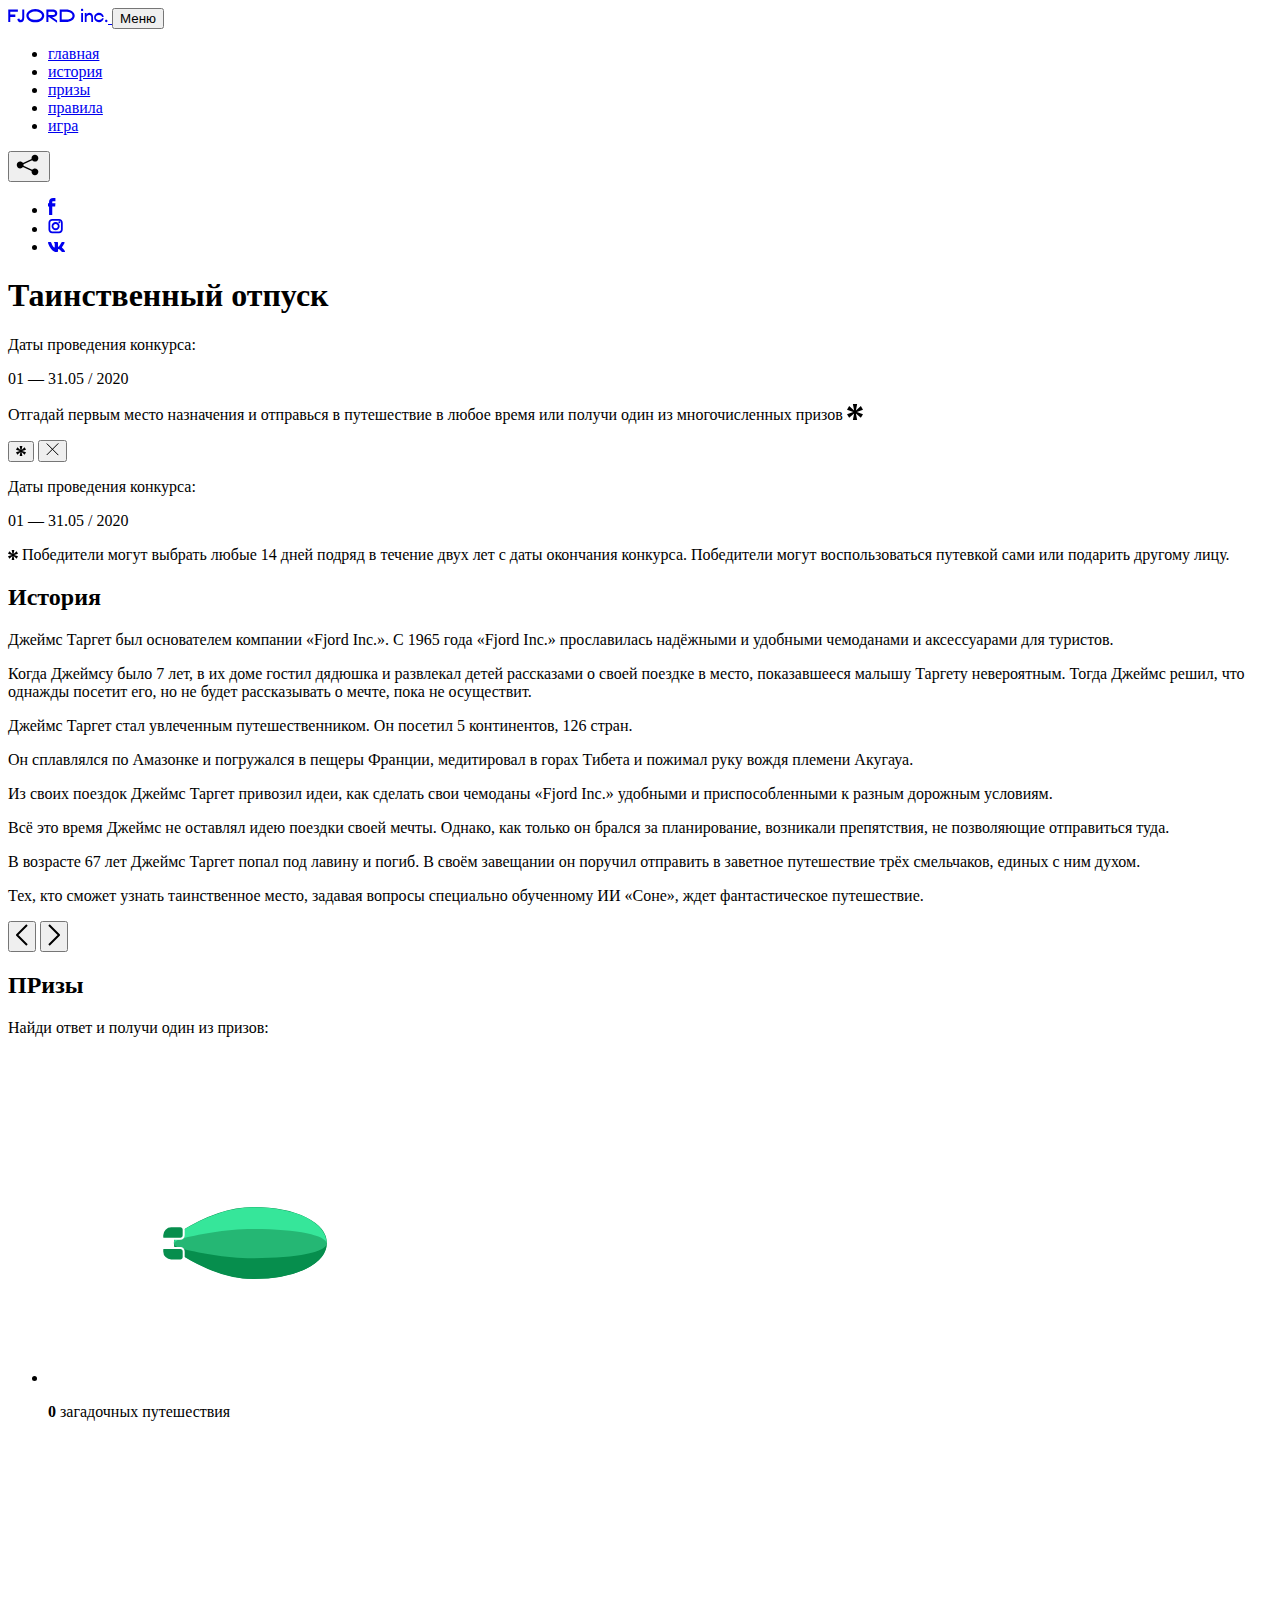
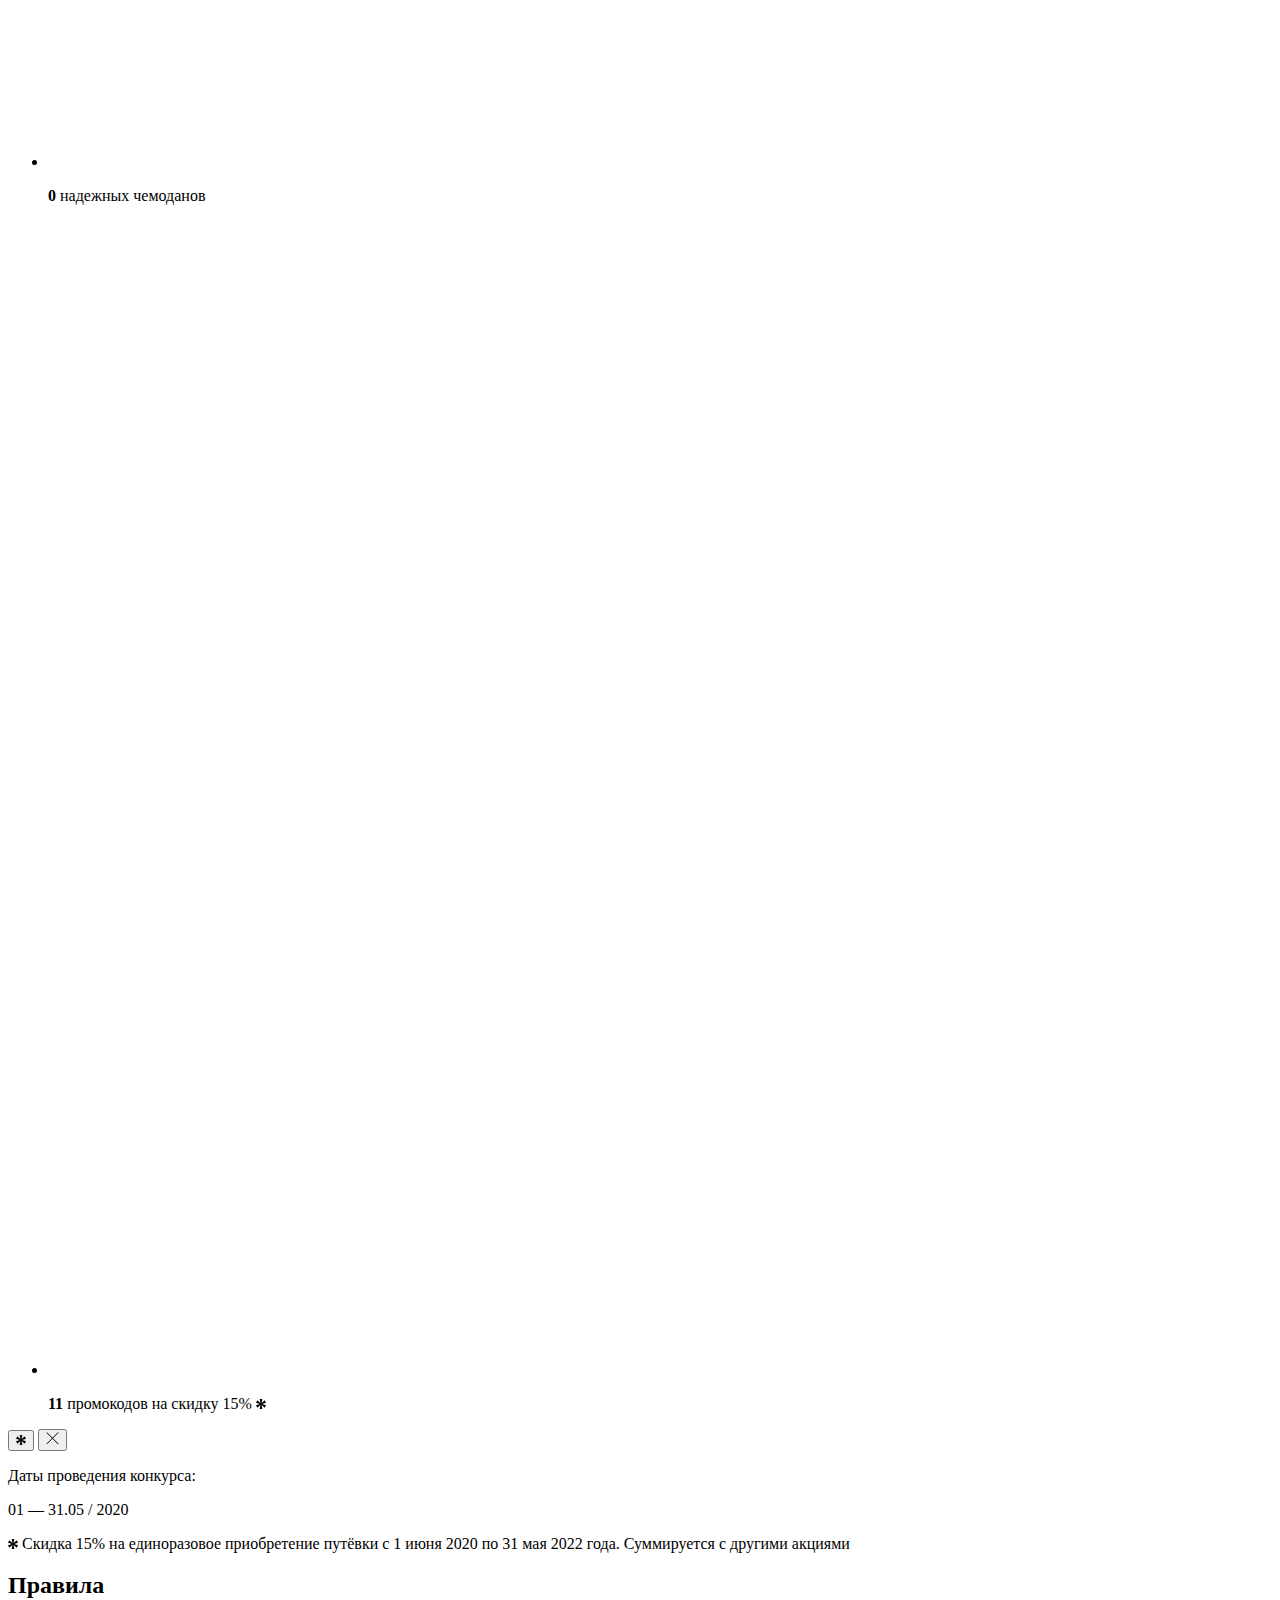
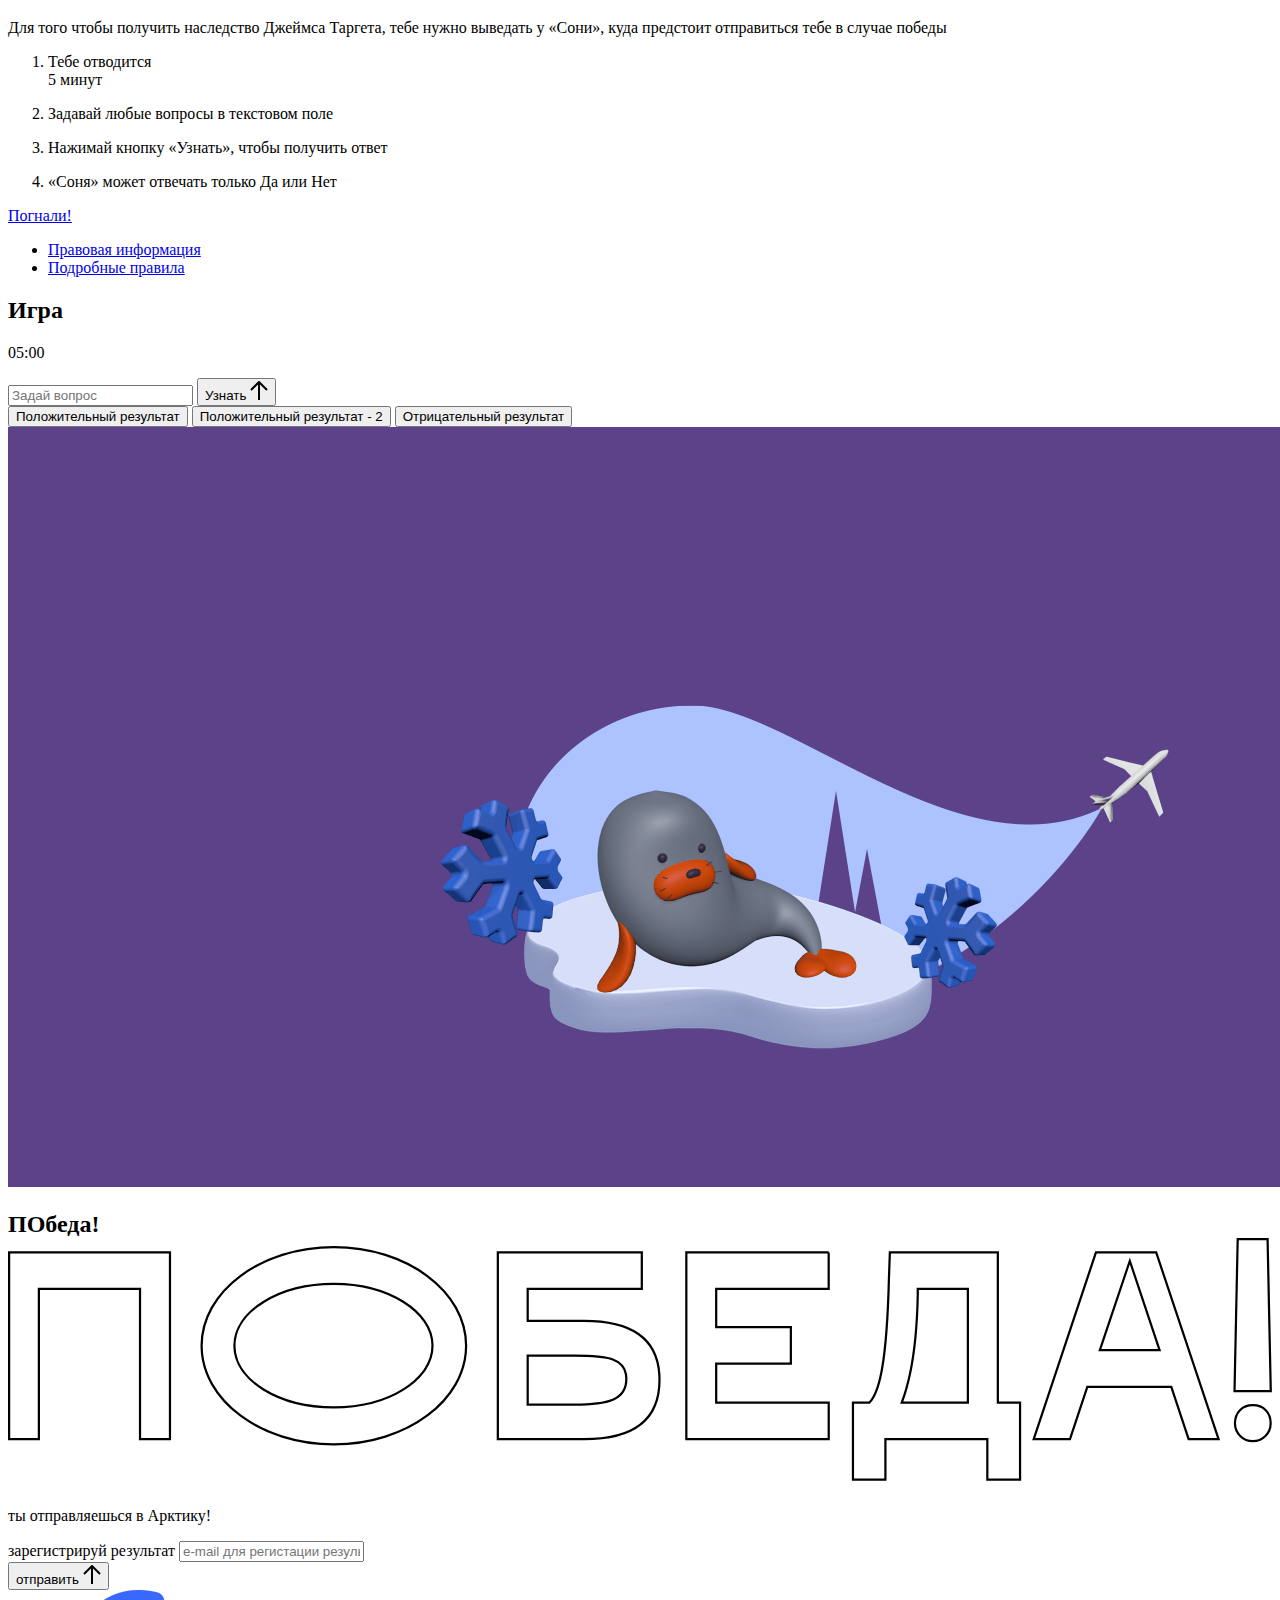
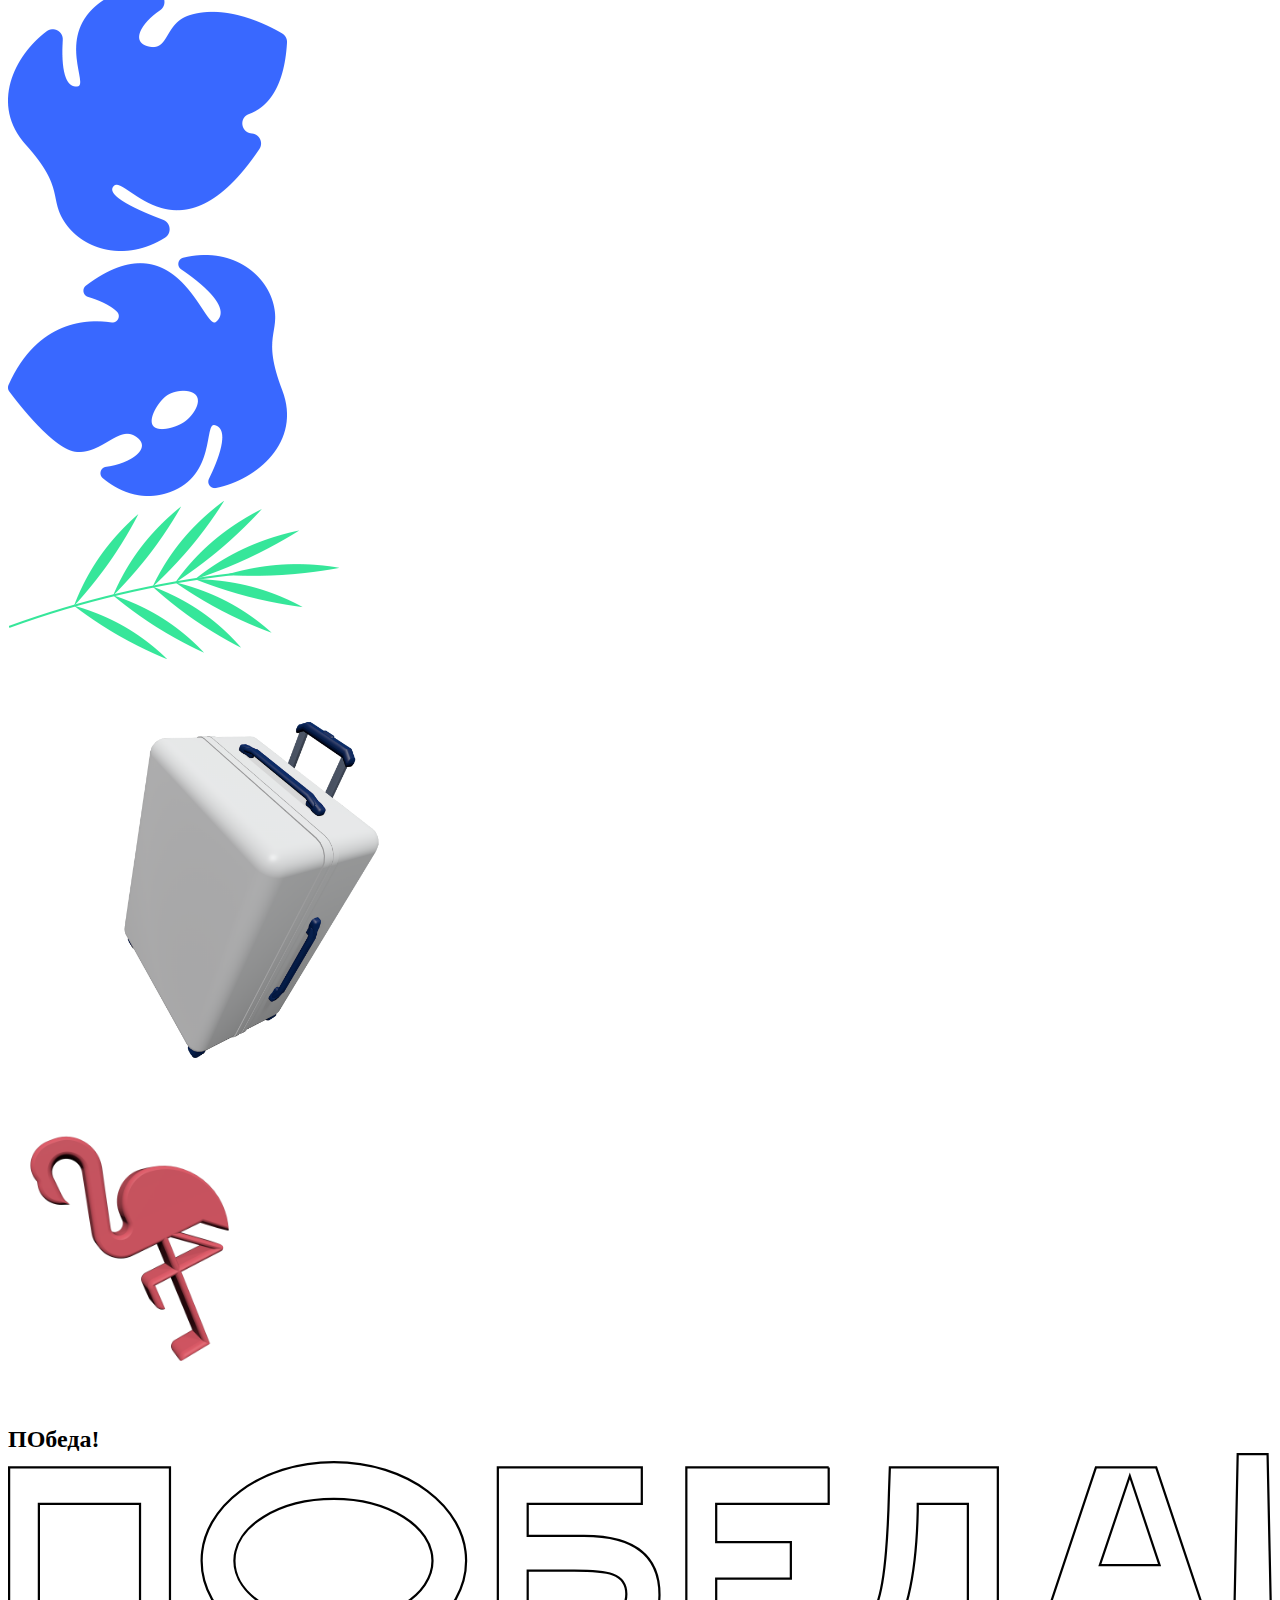
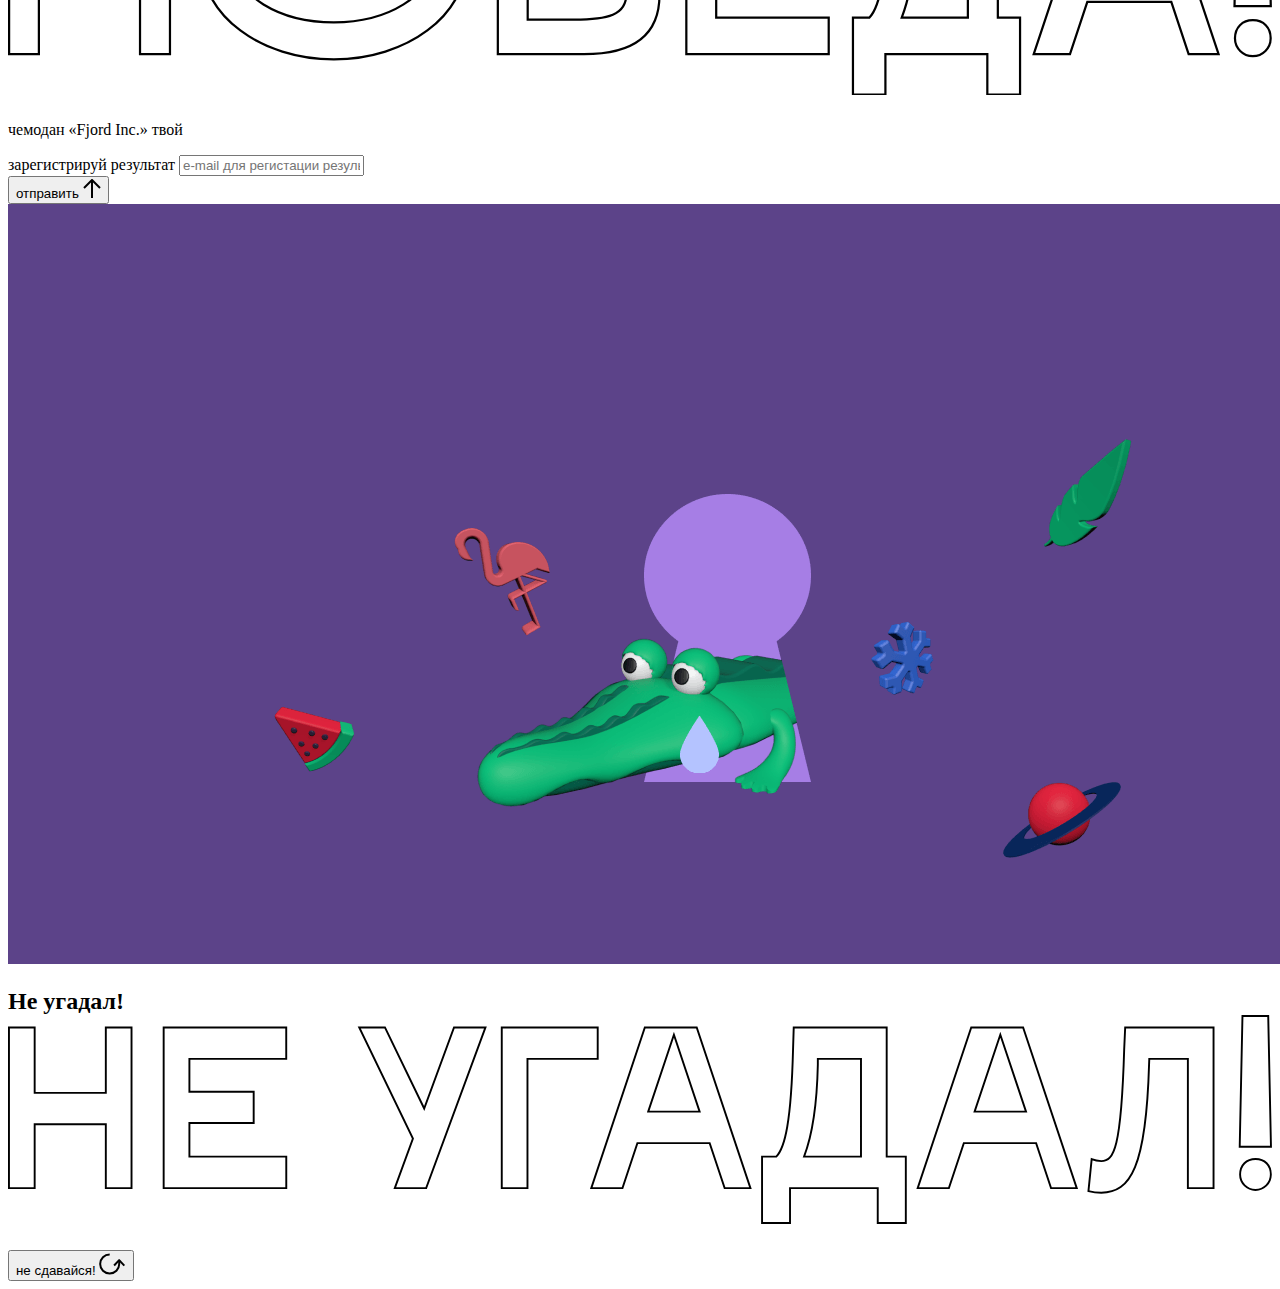
<file: source/index.html>
<!DOCTYPE html>
<html lang="ru">
<head>
  <meta charset="UTF-8">
  <meta name="description" content="">
  <meta name="viewport" content="width=device-width, initial-scale=1.0">
  <meta http-equiv="X-UA-Compatible" content="ie=edge">
  <title>Mysterious Vacation</title>
</head>
<body>

  <header class="page-header js-header">
    <div class="page-header__wrapper">
      <a href="#" class="page-header__logo" aria-label="Перейти на страницу FJORD.Inc">
        <svg width="100" height="15" viewBox="0 0 100 15" fill="none" xmlns="http://www.w3.org/2000/svg">
          <path d="M0.26 1.4V14H2.276V8.906H7.334V6.44H2.276V3.848H9.872V1.4H0.26ZM12.733 14.36C15.127 14.36 16.243 12.65 16.243 9.5V1.4H14.263V8.96C14.263 11.21 13.723 11.876 12.733 11.876C11.833 11.876 11.473 11.3 11.347 10.58L9.36702 10.94C9.63702 13.046 10.663 14.36 12.733 14.36ZM18.3918 7.7C18.3918 11.372 22.3878 14.36 27.3198 14.36C32.2518 14.36 36.2478 11.372 36.2478 7.7C36.2478 4.028 32.2518 1.04 27.3198 1.04C22.3878 1.04 18.3918 4.028 18.3918 7.7ZM20.6058 7.7C20.6058 5.378 23.6118 3.524 27.3198 3.524C30.9918 3.524 33.9798 5.378 33.9798 7.7C33.9798 10.004 30.9918 11.858 27.3198 11.858C23.6118 11.858 20.6058 10.004 20.6058 7.7ZM40.403 14V8.906H40.799L49.079 14.702V12.38L44.039 8.906H44.201C47.999 8.906 49.277 7.304 49.277 5.162C49.277 3.092 47.999 1.4 44.201 1.4H38.387V14H40.403ZM43.535 3.722C45.785 3.722 47.045 4.136 47.045 5.432C47.045 6.764 45.785 7.034 43.535 7.034H40.403V3.722H43.535ZM51.6936 1.382V14H57.8676C62.7456 14 66.7236 11.534 66.7236 7.7C66.7236 3.848 62.7456 1.382 57.8676 1.382H51.6936ZM53.7096 11.624V3.722H57.5436C61.5396 3.722 64.4916 5.018 64.4916 7.7C64.4916 10.238 61.5396 11.624 57.5436 11.624H53.7096ZM73.1832 14.018H74.9832V5H73.1832V14.018ZM72.9132 1.976C72.9132 2.57 73.3992 3.092 74.0832 3.092C74.7492 3.092 75.2352 2.57 75.2352 1.976C75.2352 1.382 74.7672 0.805999 74.0832 0.805999C73.3812 0.805999 72.9132 1.382 72.9132 1.976ZM76.7867 14H78.5687V9.104C78.7487 8.006 79.5947 6.962 81.0887 6.962C82.1147 6.962 83.2667 7.448 83.2667 9.554V14H85.0487V9.014C85.0487 6.152 83.2307 4.73 81.3587 4.73C79.9187 4.73 79.0727 5.558 78.5687 6.854V5H76.7867V14ZM90.9898 14.27C93.5098 14.27 95.3818 12.506 95.7238 10.328H94.0498C93.7258 11.3 92.6998 12.02 90.9898 12.02C88.8478 12.02 87.7678 10.922 87.7678 9.59C87.7678 8.24 88.8478 6.962 90.9898 6.962C92.7538 6.962 93.7978 7.844 94.0858 8.924H95.7418C95.4358 6.71 93.6178 4.73 90.9898 4.73C88.0918 4.73 86.1298 7.124 86.1298 9.59C86.1298 12.074 88.1278 14.27 90.9898 14.27ZM97.0693 12.938C97.0693 13.658 97.5553 14.144 98.2753 14.144C98.9953 14.144 99.4813 13.658 99.4813 12.938C99.4813 12.2 98.9953 11.714 98.2753 11.714C97.5553 11.714 97.0693 12.2 97.0693 12.938Z" fill="currentColor"/>
        </svg>
      </a>
      <button class="page-header__toggler js-menu-toggler" type="button" aria-label="Управление мобильным меню"><span>Меню</span></button>
      <nav class="page-header__nav">
        <div class="page-header__menu js-menu" id="menu">
          <ul>
            <li>
              <a class="js-menu-link" href="#top" data-href="top">главная</a>
            </li>
            <li>
              <a class="js-menu-link" href="#story" data-href="story">история</a>
            </li>
            <li>
              <a class="js-menu-link" href="#prizes" data-href="prizes">призы</a>
            </li>
            <li>
              <a class="js-menu-link" href="#rules" data-href="rules">правила</a>
            </li>
            <li>
              <a class="js-menu-link" href="#game" data-href="game">игра</a>
            </li>
          </ul>
        </div>
        <div class="page-header__social">
          <div class="social-block js-social-block">
            <button class="social-block__toggler" aria-label="Управлять блоком с социальными кнопками">
              <svg width="26" height="22" viewBox="0 0 27 22" fill="none" xmlns="http://www.w3.org/2000/svg">
                <path d="M19.6721 7.43664C21.6273 7.43664 23.213 5.85095 23.213 3.89566C23.213 1.94037 21.6273 0.354675 19.6721 0.354675C17.7168 0.354675 16.1311 1.94037 16.1311 3.89566C16.1311 4.19968 16.1728 4.49178 16.2458 4.77345L7.21751 8.95527C6.57519 8.05214 5.52303 7.46049 4.33078 7.46049C2.37549 7.46049 0.789795 9.04618 0.789795 11.0015C0.789795 12.9568 2.37549 14.5425 4.33078 14.5425C5.52303 14.5425 6.57668 13.9508 7.21751 13.0477L16.2458 17.2295C16.1743 17.5112 16.1311 17.8033 16.1311 18.1073C16.1311 20.0626 17.7168 21.6483 19.6721 21.6483C21.6273 21.6483 23.213 20.0626 23.213 18.1073C23.213 16.152 21.6273 14.5663 19.6721 14.5663C18.4798 14.5663 17.4262 15.158 16.7853 16.0611L7.75701 11.8793C7.82854 11.5976 7.87176 11.3055 7.87176 11.0015C7.87176 10.6974 7.83003 10.4053 7.75701 10.1237L16.7853 5.94186C17.4262 6.84499 18.4783 7.43664 19.6721 7.43664Z" fill="currentColor"/>
              </svg>
            </button>
            <ul class="social-block__list">
              <li>
                <a class="social-block__link social-block__link--fb" href="#" aria-label="Мы на Facebook">
                  <svg width="8" height="17" viewBox="0 0 8 17" fill="none" xmlns="http://www.w3.org/2000/svg">
                    <path d="M4.24646 16.9899H1.09275L1.05793 8.49828H0V5.30707H1.05793V3.81124C1.05793 1.42084 2.57654 0 5.21735 0H7.41758V3.18585H5.30841C4.28262 3.18585 4.2478 3.48582 4.2478 4.24914V5.30707H7.42964L7.16716 8.49828H4.2478V16.9899H4.24646Z" fill="currentColor"/>
                  </svg>
                </a>
              </li>
              <li>
                <a class="social-block__link social-block__link--insta" href="#" aria-label="Мы в Instagram">
                  <svg width="15" height="15" viewBox="0 0 15 15" fill="none" xmlns="http://www.w3.org/2000/svg">
                    <path d="M11.0197 0H4.19806C2.14246 0 0.471191 1.66993 0.471191 3.72285V10.5499C0.471191 12.6082 2.14112 14.2727 4.19806 14.2727H11.0197C13.0753 14.2727 14.7466 12.6082 14.7466 10.5499V3.72285C14.7466 1.67127 13.0753 0 11.0197 0ZM11.0197 12.4849H4.19806C3.13076 12.4849 2.26432 11.6158 2.26432 10.5512V3.72419C2.26432 2.65956 3.13076 1.79715 4.19806 1.79715H11.0197C12.087 1.79715 12.9535 2.6609 12.9535 3.72419V10.5512C12.9535 11.6145 12.087 12.4849 11.0197 12.4849Z" fill="currentColor"/>
                    <path d="M7.60887 3.11084C5.38989 3.11084 3.58203 4.9187 3.58203 7.14036C3.58203 9.35532 5.38989 11.1645 7.60887 11.1645C9.83053 11.1645 11.6357 9.35666 11.6357 7.14036C11.6357 4.9187 9.83053 3.11084 7.60887 3.11084ZM7.60887 9.36871C6.37551 9.36871 5.37784 8.37372 5.37784 7.14036C5.37784 5.90699 6.37551 4.90665 7.60887 4.90665C8.83822 4.90665 9.84259 5.90833 9.84259 7.14036C9.84392 8.37238 8.83822 9.36871 7.60887 9.36871Z" fill="currentColor"/>
                    <path d="M11.3573 2.35962C10.8256 2.35962 10.3931 2.79752 10.3931 3.32381C10.3931 3.85546 10.8256 4.29336 11.3573 4.29336C11.8862 4.29336 12.3215 3.85546 12.3215 3.32381C12.3215 2.79752 11.8862 2.35962 11.3573 2.35962Z" fill="currentColor"/>
                  </svg>
                </a>
              </li>
              <li>
                <a class="social-block__link social-block__link--vk" href="#" aria-label="Мы ВКонтакте">
                  <svg width="17" height="10" viewBox="0 0 17 10" fill="none" xmlns="http://www.w3.org/2000/svg">
                    <path d="M14.1234 4.9002C14.1234 4.9002 16.3623 1.72708 16.5866 0.680242C16.6595 0.312285 16.4947 0.103188 16.1069 0.103188C16.1069 0.103188 14.8193 0.103188 14.168 0.103188C13.7235 0.103188 13.5587 0.293278 13.4235 0.579768C13.4235 0.579768 12.3724 2.82553 11.0969 4.24712C10.6861 4.70333 10.4781 4.84318 10.2511 4.84318C10.0646 4.84318 9.98625 4.6911 9.98625 4.27834V0.649016C9.98625 0.147997 9.92545 0.00135496 9.5066 0.00135496H6.39628C6.15578 0.00135496 6.0085 0.134417 6.0085 0.324506C6.0085 0.801084 6.73406 0.908351 6.73406 2.20231V4.87305C6.73406 5.40529 6.70569 5.61575 6.45303 5.61575C5.78016 5.61575 4.19528 3.30618 3.30623 0.678887C3.12923 0.145282 2.93737 0 2.43475 0H0.486409C0.205373 0 0 0.190085 0 0.476576C0 0.991172 0.60666 3.40801 2.99277 6.64358C4.59927 8.8201 6.70569 10 8.60269 10C9.76196 10 10.0416 9.80312 10.0416 9.31432V7.63883C10.0416 7.22607 10.2065 7.04956 10.4429 7.04956C10.7078 7.04956 11.1847 7.13238 12.2805 8.22268C13.5843 9.47862 13.6762 10 14.3896 10H16.5676C16.7919 10 17 9.89273 17 9.52342C17 9.02919 16.3623 8.15343 15.384 7.10659C14.9801 6.56755 14.3302 5.98914 14.1248 5.72301C13.8275 5.40801 13.9154 5.23014 14.1234 4.9002Z" fill="currentColor"/>
                  </svg>
                </a>
              </li>
            </ul>
          </div>
        </div>
      </nav>
    </div>
  </header>

  <main class="page-content">

    <section class="animation-screen"></section>

    <section class="screen screen--hidden screen--intro" id="top">
      <div class="screen__wrapper">
        <div class="intro">
          <h1 class="intro__title" data-typography>Таинственный отпуск</h1>
          <div class="intro__content">
            <div class="intro__info">
              <p class="intro__label">Даты проведения конкурса:</p>
              <p class="intro__date" data-typography>01 — 31.05 / 2020</p>
            </div>
            <div class="intro__message">
              <p>
                Отгадай первым место назначения и&nbsp;отправься в&nbsp;путешествие в&nbsp;любое время или получи один из многочисленных призов
                <svg width="16" height="16" viewBox="0 0 10 10" fill="none" xmlns="http://www.w3.org/2000/svg">
                  <path d="M0 6.35337L3.90271 4.99012L0 3.64663L1.34615 1.32374L4.44287 4.01073L3.67364 0H6.34615L5.57692 4.01073L8.65385 1.32374L10 3.64663L6.13405 4.99012L10 6.35337L8.65385 8.65651L5.57692 5.98927L6.34615 10H3.67364L4.44287 5.96952L1.34615 8.65651L0 6.35337Z" fill="currentColor"/>
                </svg>
              </p>
            </div>
          </div>
        </div>
      </div>
      <div class="screen__footer js-footer">
        <button class="screen__footer-enlarge js-footer-toggler" type="button" aria-label="Показать сообщение">
          <svg width="10" height="10" viewBox="0 0 10 10" fill="none" xmlns="http://www.w3.org/2000/svg">
            <path d="M0 6.35337L3.90271 4.99012L0 3.64663L1.34615 1.32374L4.44287 4.01073L3.67364 0H6.34615L5.57692 4.01073L8.65385 1.32374L10 3.64663L6.13405 4.99012L10 6.35337L8.65385 8.65651L5.57692 5.98927L6.34615 10H3.67364L4.44287 5.96952L1.34615 8.65651L0 6.35337Z" fill="currentColor"/>
          </svg>
        </button>
        <button class="screen__footer-collapse js-footer-toggler" type="button" aria-label="Скрыть сообщение">
          <svg width="13" height="13" viewBox="0 0 13 13" fill="none" xmlns="http://www.w3.org/2000/svg">
            <line x1="12.3536" y1="0.353553" x2="0.738349" y2="11.9688" stroke="currentColor"/>
            <line x1="0.738319" y1="0.539925" x2="12.3535" y2="12.1551" stroke="currentColor"/>
          </svg>
        </button>
        <div class="screen__footer-wrapper">
          <div class="screen__footer-announce">
            <p class="screen__footer-label">Даты проведения конкурса:</p>
            <p class="screen__footer-date">01 — 31.05 / 2020</p>
          </div>
          <div class="screen__footer-note">
            <p>
              <svg width="10" height="10" viewBox="0 0 10 10" fill="none" xmlns="http://www.w3.org/2000/svg">
                <path d="M0 6.35337L3.90271 4.99012L0 3.64663L1.34615 1.32374L4.44287 4.01073L3.67364 0H6.34615L5.57692 4.01073L8.65385 1.32374L10 3.64663L6.13405 4.99012L10 6.35337L8.65385 8.65651L5.57692 5.98927L6.34615 10H3.67364L4.44287 5.96952L1.34615 8.65651L0 6.35337Z" fill="currentColor"/>
              </svg>
              <span>Победители могут выбрать любые 14 дней подряд в&nbsp;течение двух лет с&nbsp;даты окончания конкурса. Победители могут воспользоваться путевкой сами или подарить другому лицу.</span>
            </p>
          </div>
        </div>
      </div>
    </section>

    <section class="screen screen--hidden screen--story" id="story">

      <div class="slider swiper-container js-slider">

        <div class="swiper-wrapper">

          <div class="slider__item swiper-slide">
            <h2 class="slider__item-title" data-typography>История</h2>
            <p class="slider__item-text">Джеймс Таргет был основателем компании &laquo;Fjord Inc.&raquo;. С&nbsp;1965 года &laquo;Fjord Inc.&raquo; прославилась надёжными и&nbsp;удобными чемоданами и&nbsp;аксессуарами для туристов.</p>
          </div>

          <div class="slider__item swiper-slide">
            <p class="slider__item-text">Когда Джеймсу было 7&nbsp;лет, в&nbsp;их&nbsp;доме гостил дядюшка и&nbsp;развлекал детей рассказами о&nbsp;своей поездке в&nbsp;место, показавшееся малышу Таргету невероятным. Тогда Джеймс решил, что однажды посетит его, но&nbsp;не&nbsp;будет рассказывать о&nbsp;мечте, пока не&nbsp;осуществит.</p>
          </div>

          <div class="slider__item swiper-slide">
            <p class="slider__item-text">Джеймс Таргет стал увлеченным путешественником. Он&nbsp;посетил 5&nbsp;континентов, 126&nbsp;стран.</p>
          </div>

          <div class="slider__item swiper-slide">
            <p class="slider__item-text">Он&nbsp;сплавлялся по&nbsp;Амазонке и&nbsp;погружался в&nbsp;пещеры Франции, медитировал в&nbsp;горах Тибета и&nbsp;пожимал руку вождя племени Акугауа.</p>
          </div>

          <div class="slider__item swiper-slide">
            <p class="slider__item-text">Из&nbsp;своих поездок Джеймс Таргет привозил идеи, как сделать свои чемоданы &laquo;Fjord Inc.&raquo; удобными и&nbsp;приспособленными к&nbsp;разным дорожным условиям.</p>
          </div>

          <div class="slider__item swiper-slide">
            <p class="slider__item-text">Всё это время Джеймс не&nbsp;оставлял идею поездки своей мечты. Однако, как только он&nbsp;брался за&nbsp;планирование, возникали препятствия, не&nbsp;позволяющие отправиться туда.</p>
          </div>

          <div class="slider__item swiper-slide">
            <p class="slider__item-text">В&nbsp;возрасте 67&nbsp;лет Джеймс Таргет попал под лавину и&nbsp;погиб. В&nbsp;своём завещании он&nbsp;поручил отправить в&nbsp;заветное путешествие трёх смельчаков, единых с&nbsp;ним духом.</p>
          </div>

          <div class="slider__item swiper-slide">
            <p class="slider__item-text">Тех, кто сможет узнать таинственное место, задавая вопросы специально обученному ИИ&nbsp;&laquo;Соне&raquo;, ждет фантастическое путешествие.</p>
          </div>
        </div>
        <div class="slider__controls">
          <button class="slider__control slider__control--prev js-control-prev" type="button" aria-label="Показать предыдущую историю">
            <svg width="12" height="22" viewBox="0 0 12 22" fill="none" xmlns="http://www.w3.org/2000/svg">
              <path d="M11 1L1 11L11 21" stroke="currentColor" stroke-width="2" stroke-linejoin="round"/>
            </svg>
          </button>
          <button class="slider__control slider__control--next js-control-next" type="button" aria-label="Показать следующую историю">
            <svg width="12" height="22" viewBox="0 0 12 22" fill="none" xmlns="http://www.w3.org/2000/svg">
              <path d="M1 1L11 11L1 21" stroke="currentColor" stroke-width="2" stroke-linejoin="round"/>
            </svg>
          </button>
        </div>
        <div class="slider__pagination swiper-pagination"></div>
      </div>

      <div class="screen__bg"></div>
    </section>

    <section class="screen screen--hidden screen--prizes" id="prizes">
      <div class="screen__wrapper">
        <div class="prizes">
          <h2 class="prizes__title" data-typography>ПРизы</h2>
          <div class="prizes__lead">
            <p>Найди ответ и&nbsp;получи один из&nbsp;призов:</p>
          </div>
          <ul class="prizes__list">
            <li class="prizes__item prizes__item--journeys" data-prize="primary">
              <div class="prizes__icon">
                <svg xmlns="http://www.w3.org/2000/svg" xmlns:xlink="http://www.w3.org/1999/xlink" viewBox="0 0 350 330" width="350" height="330">
                  <g>
                    <animate attributeType="CSS"
                      attributeName="opacity"
                      values="1; 0"
                      keyTimes="0; 1"
                      dur="0.3s"
                      fill="freeze"
                      begin="start.begin + 2.5s"
                      />
                    <g style="transform-origin: center bottom; transform-box: fill-box;">
                      <animateTransform attributeName="transform"
                        type="translate"
                        values="0 0; 0 -8; 0 0"
                        repeatDur="10s"
                        fill="freeze"
                        id="start"
                        begin="indefinite"
                        dur="1s"/>
                      <animateTransform attributeName="transform"
                        type="scale"
                        additive="sum"
                        values="1 1; 1 0.8; 1 1"
                        repeatDur="10s"
                        fill="freeze"
                        begin="start.begin"
                        dur="1s"/>
                      <path d="M175.44,249.28h48.36a13.27,13.27,0,0,0,13-10.65l3.74-18.32H172.36v25.89A3.09,3.09,0,0,0,175.44,249.28Z" fill="none" stroke="#fff" stroke-linecap="round" stroke-linejoin="round" stroke-width="2"/>
                      <path d="M235.79,241.69h-9.22a8.31,8.31,0,0,1-8.28-8.31V220.31" fill="none" stroke="#fff" stroke-linecap="round" stroke-miterlimit="10" stroke-width="2"/>
                      <path d="M185.64,231.88h-2.05a3.45,3.45,0,0,0-3.43,3.45v2.92a3.45,3.45,0,0,0,3.43,3.45h2.05a3.45,3.45,0,0,0,3.43-3.45v-2.92A3.45,3.45,0,0,0,185.64,231.88Z" fill="none" stroke="#fff" stroke-linecap="round" stroke-linejoin="round" stroke-width="2"/>
                      <g>
                        <animate attributeType="CSS"
                          attributeName="opacity"
                          values="0;"
                          begin="start.begin +2.25s"
                          fill="freeze"/>
                        <path d="M204.25 231.88H202.2C201.288 231.885 200.416 232.251 199.773 232.898C199.131 233.544 198.77 234.418 198.77 235.33V238.25C198.77 239.162 199.131 240.036 199.773 240.682C200.416 241.329 201.288 241.695 202.2 241.7H204.25C205.162 241.695 206.034 241.329 206.677 240.682C207.319 240.036 207.68 239.162 207.68 238.25V235.33C207.681 234.878 207.594 234.431 207.422 234.013C207.25 233.595 206.998 233.215 206.68 232.895C206.361 232.574 205.983 232.32 205.566 232.146C205.149 231.972 204.702 231.881 204.25 231.88V231.88Z" fill="none" stroke="white" stroke-width="2" stroke-linecap="round" stroke-linejoin="round">
                          <animate
                            attributeName="d"
                            begin="start.begin + 2s"
                            dur="0.5s"
                            values="M204.25 231.88H202.2C201.288 231.885 200.416 232.251 199.773 232.898C199.131 233.544 198.77 234.418 198.77 235.33V238.25C198.77 239.162 199.131 240.036 199.773 240.682C200.416 241.329 201.288 241.695 202.2 241.7H204.25C205.162 241.695 206.034 241.329 206.677 240.682C207.319 240.036 207.68 239.162 207.68 238.25V235.33C207.681 234.878 207.594 234.431 207.422 234.013C207.25 233.595 206.998 233.215 206.68 232.895C206.361 232.574 205.983 232.32 205.566 232.146C205.149 231.972 204.702 231.881 204.25 231.88V231.88Z;
                            M272.367 152H260.633C255.415 152.04 250.422 154.796 246.743 159.668C243.065 164.539 241 171.129 241 177.998V200.002C241 206.871 243.065 213.461 246.743 218.332C250.422 223.204 255.415 225.96 260.633 226H272.367C277.584 225.96 282.578 223.204 286.257 218.332C289.935 213.461 292 206.871 292 200.002V177.998C292.007 174.594 291.506 171.221 290.523 168.072C289.541 164.923 288.096 162.06 286.273 159.646C284.45 157.232 282.284 155.314 279.898 154.002C277.512 152.69 274.953 152.01 272.367 152V152Z"
                            fill="freeze"/>
                        </path>
                      </g>
                    </g>
                    <g>
                      <animateTransform attributeName="transform"
                        type="translate"
                        values="0 0; 0 -3; 0 0; 0 3; 0 0"
                        dur="2s"
                        repeatCount="2"
                        begin="start.begin"
                        />
                      <path d="M123.23,173.34h9.16a3.29,3.29,0,0,1,3.29,3.3v5.71a3.29,3.29,0,0,1-3.29,3.3H115.57a1.32,1.32,0,0,1-1.32-1.32v-2a9,9,0,0,1,9-9" fill="#068e4d"/>
                      <path d="M123.23,173.34h9.16a3.29,3.29,0,0,1,3.29,3.3v5.71a3.29,3.29,0,0,1-3.29,3.3H115.57a1.32,1.32,0,0,1-1.32-1.32v-2A9,9,0,0,1,123.23,173.34Z" fill="none" stroke="#fff" stroke-linecap="round" stroke-linejoin="round" stroke-width="2"/>
                      <path d="M123.23,207.39h9.16a3.29,3.29,0,0,0,3.29-3.3v-5.71a3.29,3.29,0,0,0-3.29-3.3H115.57a1.32,1.32,0,0,0-1.32,1.32v2a9,9,0,0,0,9,9" fill="#068e4d"/>
                      <path d="M123.23,207.39h9.16a3.29,3.29,0,0,0,3.29-3.3v-5.71a3.29,3.29,0,0,0-3.29-3.3H115.57a1.32,1.32,0,0,0-1.32,1.32v2A9,9,0,0,0,123.23,207.39Z" fill="none" stroke="#fff" stroke-linecap="round" stroke-linejoin="round" stroke-width="2"/>
                    </g>
                    <path d="M205,227.08c43.38,0,74.86-15.55,74.86-37s-31.48-37-74.86-37c-27.94,0-55.36,13.53-73.46,24.87a14.3,14.3,0,0,0,0,24.21c18.09,11.33,45.52,24.87,73.46,24.87" fill="#068e4d"/>
                    <path d="M205,227.08c43.38,0,74.86-15.55,74.86-37s-31.48-37-74.86-37c-27.94,0-55.36,13.53-73.46,24.87a14.3,14.3,0,0,0,0,24.21C149.63,213.54,177.06,227.08,205,227.08Z" fill="none" stroke="#fff" stroke-width="2"/>
                    <path d="M127.612 183.901C126.546 185.908 126.028 188.159 126.11 190.43C126.11 190.3 278.63 190.19 278.63 190.07C278.63 170.32 249.8 154.32 204.99 154.32C176.76 154.32 148.92 168.5 132.18 179C130.253 180.204 128.678 181.894 127.612 183.901Z" fill="#36E69A"/>
                    <path d="M132.18,195.12c16.74,4.27,44.58,10,72.81,10,44.14,0,72.75-6.32,73.6-14.18-0.86,19.34-29.45,34.86-73.6,34.86-28.23,0-56.07-14.19-72.81-24.68a12.88,12.88,0,0,1-6-10.18c0.26,1.61,2.26,3.18,6,4.14" fill="#068e4d"/>
                    <path d="M132.18 186.12C148.92 181.85 176.76 176.12 204.99 176.12C249.52 176.12 278.25 182.55 278.6 190.5C278.6 190.67 278.6 190.84 278.6 191.01C277.75 198.87 249.15 205.18 205 205.18C176.77 205.18 148.93 199.42 132.19 195.18C128.4 194.18 126.4 192.65 126.19 191.05V190.54C126.32 188.85 128.34 187.18 132.29 186.17" fill="#25b774">
                      <animate
                        begin="start.begin"
                        repeatCount="2"
                        attributeName="d"
                        dur="2s"
                        values="M132.18 186.12C148.92 181.85 176.76 176.12 204.99 176.12C249.52 176.12 278.25 182.55 278.6 190.5C278.6 190.67 278.6 190.84 278.6 191.01C277.75 198.87 249.15 205.18 205 205.18C176.77 205.18 148.93 199.42 132.19 195.18C128.4 194.18 126.4 192.65 126.19 191.05V190.54C126.32 188.85 128.34 187.18 132.29 186.17;
                        M132.18 186.12C148.92 181.85 176.77 181.5 205 181.5C249.53 181.5 278.25 182.55 278.6 190.5C278.6 190.67 278.6 190.84 278.6 191.01C277.75 198.87 249.15 207.5 205 207.5C176.77 207.5 148.93 199.42 132.19 195.18C128.4 194.18 126.4 192.65 126.19 191.05V190.54C126.32 188.85 128.34 187.18 132.29 186.17;
                        M132.18 186.12C148.92 181.85 176.76 176.12 204.99 176.12C249.52 176.12 278.25 182.55 278.6 190.5C278.6 190.67 278.6 190.84 278.6 191.01C277.75 198.87 249.15 205.18 205 205.18C176.77 205.18 148.93 199.42 132.19 195.18C128.4 194.18 126.4 192.65 126.19 191.05V190.54C126.32 188.85 128.34 187.18 132.29 186.17;
                        M132.18 186.12C148.92 181.85 176.77 172 205 172C249.53 172 278.25 182.55 278.6 190.5C278.6 190.67 278.6 190.84 278.6 191.01C277.75 198.87 249.15 200.5 205 200.5C176.77 200.5 148.93 199.42 132.19 195.18C128.4 194.18 126.4 192.65 126.19 191.05V190.54C126.32 188.85 128.34 187.18 132.29 186.17;
                        M132.18 186.12C148.92 181.85 176.76 176.12 204.99 176.12C249.52 176.12 278.25 182.55 278.6 190.5C278.6 190.67 278.6 190.84 278.6 191.01C277.75 198.87 249.15 205.18 205 205.18C176.77 205.18 148.93 199.42 132.19 195.18C128.4 194.18 126.4 192.65 126.19 191.05V190.54C126.32 188.85 128.34 187.18 132.29 186.17"/>
                    </path>
                    <g>
                      <animateTransform attributeName="transform"
                        type="translate"
                        values="0 0; 0 3; 0 0; 0 -3; 0 0"
                        dur="2s"
                        begin="start.begin"
                        repeatCount="2"/>
                      <path d="M123.23,173.34h9.16a3.29,3.29,0,0,1,3.29,3.3v5.71a3.29,3.29,0,0,1-3.29,3.3H115.57a1.32,1.32,0,0,1-1.32-1.32v-2a9,9,0,0,1,9-9" fill="#068e4d"/>
                      <path d="M123.23,173.34h9.16a3.29,3.29,0,0,1,3.29,3.3v5.71a3.29,3.29,0,0,1-3.29,3.3H115.57a1.32,1.32,0,0,1-1.32-1.32v-2A9,9,0,0,1,123.23,173.34Z" fill="none" stroke="#fff" stroke-linecap="round" stroke-linejoin="round" stroke-width="2"/>
                      <path d="M123.23,207.39h9.16a3.29,3.29,0,0,0,3.29-3.3v-5.71a3.29,3.29,0,0,0-3.29-3.3H115.57a1.32,1.32,0,0,0-1.32,1.32v2a9,9,0,0,0,9,9" fill="#068e4d"/>
                      <path d="M123.23,207.39h9.16a3.29,3.29,0,0,0,3.29-3.3v-5.71a3.29,3.29,0,0,0-3.29-3.3H115.57a1.32,1.32,0,0,0-1.32,1.32v2A9,9,0,0,0,123.23,207.39Z" fill="none" stroke="#fff" stroke-linecap="round" stroke-linejoin="round" stroke-width="2"/>
                    </g>
                    <line x1="106.25" y1="179.49" x2="84.05" y2="179.49" fill="none" stroke="#fff" stroke-linecap="round" stroke-miterlimit="10" stroke-width="2">
                      <animate
                        repeatDur="4s"
                        attributeName="x2"
                        dur="0.4s"
                        begin="start.begin"
                        values="84.05; 88; 84.05"/>
                    </line>
                    <line x1="106.25" y1="201.23" x2="84.05" y2="201.23" fill="none" stroke="#fff" stroke-linecap="round" stroke-miterlimit="10" stroke-width="2">
                      <animate
                        repeatDur="4s"
                        attributeName="x2"
                        dur="0.4s"
                        begin="start.begin"
                        values="84.05; 90; 84.05"/>
                    </line>
                    <line x1="106.25" y1="190.98" x2="68.77" y2="190.98" fill="none" stroke="#fff" stroke-linecap="round" stroke-miterlimit="10" stroke-width="2">
                      <animate
                        repeatDur="4s"
                        attributeName="x2"
                        dur="0.5s"
                        begin="start.begin"
                        values="68.77; 75; 68.77"/>
                    </line>
                  </g>
                  <g opacity="0">
                    <animateTransform attributeName="transform"
                      type="translate"
                      values="0 0; -250 0"
                      dur="1.5s"
                      begin="start.begin"
                      fill="freeze"/>
                    <animate attributeType="CSS"
                      attributeName="opacity"
                      values="1; 1; 0"
                      keyTimes="0; 0.8; 1"
                      dur="1.5s"
                      begin="start.begin"
                      fill="freeze"/>
                    <path d="M265.77 97.54H301.06C301.06 94.2513 302.366 91.0973 304.692 88.7719C307.017 86.4464 310.171 85.14 313.46 85.14C316.749 85.14 319.903 86.4464 322.228 88.7719C324.554 91.0973 325.86 94.2513 325.86 97.54H343.79" fill="none" stroke="white" stroke-width="2" stroke-miterlimit="10" stroke-linecap="round"/>
                    <g>
                      <animateTransform attributeName="transform"
                        type="translate"
                        values="0 0; 20 0"
                        dur="1.5s"
                        begin="start.begin"
                        fill="freeze"/>
                      <path d="M271.95 107.8H334.86" stroke="white" stroke-width="2" stroke-miterlimit="10" stroke-linecap="round"/>
                    </g>
                  </g>
                  <g opacity="0">
                    <animateTransform attributeName="transform"
                      type="translate"
                      values="0 0; -230 0"
                      dur="1.5s"
                      begin="start.begin + 1s"
                      fill="freeze"/>
                    <animate attributeType="CSS"
                      attributeName="opacity"
                      values="0; 0; 1; 1; 0"
                      keyTimes="0; 0.4; 0.6; 0.9; 1"
                      dur="2.5s"
                      begin="start.begin"
                      fill="freeze"/>
                    <path d="M313.75 82.91H286.39C286.39 79.6213 285.084 76.4673 282.758 74.1419C280.433 71.8164 277.279 70.51 273.99 70.51C270.701 70.51 267.547 71.8164 265.222 74.1419C262.896 76.4673 261.59 79.6213 261.59 82.91H243.65" fill="none" stroke="white" stroke-width="2" stroke-miterlimit="10" stroke-linecap="round"/>
                    <path d="M322.01 82.91H344.21" stroke="white" stroke-width="2" stroke-miterlimit="10" stroke-linecap="round"/>
                    <g>
                      <animateTransform attributeName="transform"
                        type="translate"
                        values="0 0; 20 0"
                        dur="1.5s"
                        begin="start.begin + 1s"
                        fill="freeze"/>
                      <path d="M293.96 93.19H333.74" stroke="white" stroke-width="2" stroke-miterlimit="10" stroke-linecap="round"/>
                    </g>
                  </g>
                  <g>
                    <animate attributeType="CSS"
                      attributeName="opacity"
                      values="1; 0"
                      dur="0.1s"
                      begin="start.begin + 2.5s"
                      fill="freeze"/>
                    <path d="M 289.94 327.88 L 244.88 327.88 C 237.848 323.042 214.876 297.268 211.58 296.134 C 208.742 295.158 200.633 307.622 199.035 307.229 C 195.583 306.38 179.96 286.087 177.36 286.072 C 175.018 286.059 151.58 311.884 148.265 312.702 C 146.581 313.118 145.86 309.437 143.355 308.911 C 141.283 308.475 130.548 322.385 124.63 329 L 80.78 329" fill="none" stroke="#fff" stroke-linecap="round" stroke-miterlimit="10" stroke-width="2">
                      <animate
                        attributeName="d"
                        dur="0.5s"
                        begin="start.begin + 2s"
                        values="M 289.94 327.88 L 244.88 327.88 C 237.848 323.042 214.876 297.268 211.58 296.134 C 208.742 295.158 200.633 307.622 199.035 307.229 C 195.583 306.38 179.96 286.087 177.36 286.072 C 175.018 286.059 151.58 311.884 148.265 312.702 C 146.581 313.118 145.86 309.437 143.355 308.911 C 141.283 308.475 130.548 322.385 124.63 329 L 80.78 329;
                        M 289.94 328 L 250.991 327.947 C 238.008 327.929 225.025 327.912 212.042 327.894 C 207.859 327.929 203.676 327.965 199.493 328 C 195.547 328 191.602 328 187.657 328 C 183.711 328 179.766 328 175.821 328 C 170.133 328 164.446 328 158.758 328 C 153.07 328 147.383 328 141.695 328 L 80.78 328"
                        fill="freeze"/>
                    </path>
                  </g>
                  <g opacity="0">
                    <animate attributeType="CSS"
                      attributeName="opacity"
                      values="0; 1"
                      dur="0.1s"
                      begin="start.begin + 2.5s"
                      fill="freeze"/>
                    <path d="M289.94,328H200.15c-0.86,0-1.56,0-2.25,0h-19c-1.5,0-2.23,0-3.1,0h-32.3c-1.09,0-1.66,0-2.31,0H80.78" fill="none" stroke="#fff" stroke-linecap="round" stroke-miterlimit="10" stroke-width="2"/>
                  </g>
                  <g opacity="0">
                    <animate attributeType="CSS"
                      attributeName="opacity"
                      values="0; 0; 1"
                      keyTimes="0; 0.8; 1"
                      dur="2.5s"
                      begin="start.begin"
                      fill="freeze"/>
                    <path d="M275 225.43H257.87C253.22 225.409 248.766 223.548 245.484 220.254C242.201 216.96 240.355 212.501 240.35 207.85V170C240.355 165.349 242.201 160.89 245.484 157.596C248.766 154.302 253.22 152.441 257.87 152.42H275C279.649 152.444 284.099 154.306 287.38 157.6C290.661 160.893 292.505 165.351 292.51 170V207.83C292.507 212.481 290.665 216.943 287.384 220.24C284.103 223.538 279.651 225.404 275 225.43V225.43Z" fill="none" stroke="white" stroke-width="2">
                      <animate
                        attributeName="d"
                        begin="start.begin + 2s"
                        dur="0.5s"
                        values="M204.95 242.43H202.503C201.839 242.427 201.202 242.161 200.733 241.691C200.264 241.22 200.001 240.583 200 239.919V234.511C200.001 233.847 200.264 233.21 200.733 232.739C201.202 232.269 201.839 232.003 202.503 232H204.95C205.614 232.003 206.25 232.269 206.719 232.74C207.187 233.21 207.451 233.847 207.451 234.511V239.916C207.451 240.58 207.188 241.218 206.719 241.689C206.25 242.16 205.614 242.426 204.95 242.43V242.43Z;
                        M275 225.43H257.87C253.22 225.409 248.766 223.548 245.484 220.254C242.201 216.96 240.355 212.501 240.35 207.85V170C240.355 165.349 242.201 160.89 245.484 157.596C248.766 154.302 253.22 152.441 257.87 152.42H275C279.649 152.444 284.099 154.306 287.38 157.6C290.661 160.893 292.505 165.351 292.51 170V207.83C292.507 212.481 290.665 216.943 287.384 220.24C284.103 223.538 279.651 225.404 275 225.43V225.43Z"
                        fill="freeze"/>
                    </path>
                  </g>
                  <g opacity="0">
                    <animateTransform attributeName="transform"
                      type="translate"
                      values="-40 0; -40 0; 0 0"
                      keyTimes="0; 0.9; 1"
                      dur="3s"
                      begin="start.begin"
                      fill="freeze"/>
                    <animate attributeType="CSS"
                      attributeName="opacity"
                      values="0; 0; 1"
                      keyTimes="0; 0.9; 1"
                      dur="3s"
                      begin="start.begin"
                      fill="freeze"/>
                    <path d="M91.14 327.79C90.5631 327.739 90.0296 327.463 89.6552 327.021C89.2808 326.579 89.0957 326.007 89.14 325.43L102.8 132.26C103.9 116.77 98 110.34 94.05 107.79C93.8264 107.639 93.6532 107.425 93.5526 107.174C93.4521 106.924 93.4288 106.649 93.4858 106.386C93.5429 106.122 93.6776 105.881 93.8726 105.695C94.0677 105.509 94.314 105.385 94.58 105.34C103 104 122.18 104 120 134.19L106.43 326.67C106.379 327.245 106.104 327.777 105.664 328.151C105.225 328.525 104.656 328.712 104.08 328.67L91.14 327.79Z" fill="white"/>
                    <path d="M124.5 328.17C124.211 328.166 123.926 328.105 123.66 327.991C123.395 327.877 123.155 327.712 122.953 327.504C122.752 327.297 122.593 327.053 122.486 326.784C122.379 326.516 122.326 326.229 122.33 325.94L124.57 132.31C124.76 116.78 118.5 110.7 114.41 108.4C114.18 108.261 113.997 108.057 113.884 107.814C113.771 107.571 113.733 107.299 113.774 107.034C113.816 106.769 113.936 106.522 114.119 106.326C114.302 106.129 114.539 105.991 114.8 105.93C123.16 104.03 142.29 102.93 141.95 133.21L139.7 326.14C139.697 326.429 139.638 326.714 139.525 326.98C139.412 327.246 139.248 327.487 139.042 327.69C138.835 327.892 138.591 328.052 138.323 328.16C138.056 328.268 137.769 328.323 137.48 328.32L124.5 328.17Z" fill="white"/>
                  </g>
                  <g opacity="0">
                    <animateTransform attributeName="transform"
                      type="translate"
                      values="-120 0; -120 0; 0 0"
                      keyTimes="0; 0.9; 1"
                      dur="2.8s"
                      begin="start.begin"
                      fill="freeze"/>
                    <animate attributeType="CSS"
                      attributeName="opacity"
                      values="0; 0; 1"
                      keyTimes="0; 0.9; 1"
                      dur="2.8s"
                      begin="start.begin"
                      fill="freeze"/>
                    <path d="M257.5 259.82H196.76V245.63H251.85C254.479 245.635 256.999 246.684 258.855 248.546C260.711 250.408 261.753 252.931 261.75 255.56C261.747 256.686 261.299 257.766 260.502 258.562C259.706 259.359 258.626 259.807 257.5 259.81" fill="#A67EE5"/>
                    <path d="M257.5 259.82H196.76V245.63H251.85C254.479 245.635 256.999 246.684 258.855 248.546C260.711 250.408 261.753 252.931 261.75 255.56C261.75 256.688 261.303 257.77 260.506 258.569C259.709 259.367 258.628 259.817 257.5 259.82Z" fill="none" stroke="white" stroke-width="2" stroke-miterlimit="10"/>
                    <path d="M185.47 328.31H171.5L165.19 286.72H179.16L185.47 328.31Z" fill="#A67EE5"/>
                    <path d="M185.47 328.31H171.5L165.19 286.72H179.16L185.47 328.31Z" fill="none" stroke="white" stroke-width="2" stroke-miterlimit="10"/>
                    <path d="M235.03 328.31H221.06L214.76 286.72H228.72L235.03 328.31Z" fill="#A67EE5"/>
                    <path d="M235.03 328.31H221.06L214.76 286.72H228.72L235.03 328.31Z" fill="none" stroke="white" stroke-width="2" stroke-miterlimit="10"/>
                    <path d="M281.33 272.45H225.44C224.099 272.45 222.803 271.968 221.788 271.093C220.773 270.217 220.107 269.006 219.91 267.68L209.05 195.44C211.935 193.051 213.989 189.808 214.915 186.178C215.841 182.548 215.592 178.717 214.204 175.238C212.816 171.758 210.36 168.808 207.19 166.812C204.019 164.816 200.298 163.877 196.56 164.13H141.48L141.16 267L156.93 290.35L204.12 298.74C205.472 299.235 206.9 299.489 208.34 299.49H281.34C284.928 299.49 288.37 298.065 290.907 295.527C293.445 292.99 294.87 289.548 294.87 285.96C294.87 282.372 293.445 278.93 290.907 276.393C288.37 273.855 284.928 272.43 281.34 272.43" fill="#A67EE5"/>
                    <path d="M281.33 272.45H225.44C224.099 272.45 222.803 271.968 221.788 271.093C220.773 270.217 220.107 269.006 219.91 267.68L209.05 195.44C211.935 193.051 213.989 189.808 214.915 186.178C215.841 182.548 215.592 178.717 214.204 175.238C212.816 171.758 210.36 168.808 207.19 166.812C204.019 164.816 200.298 163.877 196.56 164.13H141.48L141.16 267L156.93 290.35L204.12 298.74C205.472 299.235 206.9 299.489 208.34 299.49H281.34C284.836 299.354 288.143 297.87 290.568 295.348C292.992 292.826 294.346 289.464 294.345 285.965C294.344 282.467 292.987 279.105 290.561 276.585C288.134 274.065 284.826 272.583 281.33 272.45V272.45Z" fill="none" stroke="white" stroke-width="2" stroke-miterlimit="10"/>
                    <path d="M162.42 267.69L151.56 195.45C153.859 193.547 155.641 191.095 156.738 188.319C157.836 185.544 158.215 182.536 157.839 179.576C157.463 176.615 156.346 173.797 154.589 171.384C152.833 168.971 150.496 167.041 147.794 165.773C145.092 164.505 142.114 163.94 139.136 164.132C136.157 164.323 133.276 165.263 130.758 166.866C128.241 168.469 126.169 170.682 124.736 173.3C123.303 175.918 122.554 178.856 122.56 181.84C122.562 183.619 122.829 185.389 123.35 187.09L138.65 289C139.086 291.928 140.558 294.602 142.799 296.536C145.039 298.47 147.9 299.536 150.86 299.54H223.86C227.383 299.444 230.73 297.977 233.189 295.451C235.647 292.925 237.022 289.54 237.022 286.015C237.022 282.49 235.647 279.105 233.189 276.579C230.73 274.053 227.383 272.586 223.86 272.49H167.95C166.61 272.484 165.316 271.998 164.302 271.122C163.288 270.245 162.62 269.035 162.42 267.71" fill="#A67EE5"/>
                    <path d="M162.42 267.69L151.56 195.45C153.859 193.547 155.641 191.095 156.738 188.319C157.836 185.544 158.215 182.536 157.839 179.576C157.463 176.615 156.346 173.797 154.589 171.384C152.833 168.971 150.496 167.041 147.794 165.773C145.092 164.505 142.114 163.94 139.136 164.132C136.157 164.323 133.276 165.263 130.758 166.866C128.241 168.469 126.169 170.682 124.736 173.3C123.303 175.918 122.554 178.856 122.56 181.84C122.562 183.619 122.829 185.389 123.35 187.09L138.65 289C139.086 291.928 140.558 294.602 142.799 296.536C145.039 298.47 147.9 299.536 150.86 299.54H223.86C227.383 299.444 230.73 297.977 233.189 295.451C235.647 292.925 237.022 289.54 237.022 286.015C237.022 282.49 235.647 279.105 233.189 276.579C230.73 274.053 227.383 272.586 223.86 272.49H167.95C166.607 272.483 165.31 271.995 164.296 271.114C163.281 270.234 162.616 269.019 162.42 267.69Z" fill="none" stroke="white" stroke-width="2" stroke-miterlimit="10"/>
                    <path d="M206.26 259.82H134.26L132.13 245.63H200.6C203.229 245.635 205.749 246.684 207.605 248.546C209.461 250.408 210.503 252.931 210.5 255.56C210.497 256.686 210.049 257.766 209.252 258.562C208.456 259.359 207.376 259.807 206.25 259.81" fill="#A67EE5"/>
                    <path d="M206.26 259.82H134.26L132.13 245.63H200.6C203.229 245.635 205.749 246.684 207.605 248.546C209.461 250.408 210.503 252.931 210.5 255.56C210.5 256.686 210.054 257.767 209.259 258.565C208.465 259.364 207.386 259.815 206.26 259.82Z" fill="none" stroke="white" stroke-width="2" stroke-miterlimit="10"/>
                    <path d="M151.57 195.44H209.05" stroke="white" stroke-width="2" stroke-miterlimit="10" stroke-linecap="round"/>
                  </g>
                  <g>
                    <defs>
                      <clipPath id="cut-window">
                        <rect x="0" y="0" width="53" height="20" />
                      </clipPath>
                    </defs>
                    <g clip-path="url(#cut-window)" transform="translate(240, 165)">
                      <g opacity="0">
                        <animate attributeType="CSS"
                          attributeName="opacity"
                          values="0; 0; 1"
                          keyTimes="0; 0.95; 1"
                          dur="4s"
                          begin="start.begin"
                          fill="freeze"/>
                        <animateTransform attributeName="transform"
                          repeatCount="indefinite"
                          type="translate"
                          values="60 0; -100 0"
                          dur="2s"
                          begin="start.begin +3.5s"
                          fill="freeze"/>
                        <path d="M38.5954 17.621H67.761" stroke="white" stroke-width="2" stroke-miterlimit="10" stroke-linecap="round"/>
                        <path d="M53.1049 10.0913H33.0453C33.0453 7.68017 32.0875 5.36775 30.3825 3.66279C28.6776 1.95783 26.3652 1 23.954 1C21.5428 1 19.2304 1.95783 17.5254 3.66279C15.8205 5.36775 14.8627 7.68017 14.8627 10.0913H1.70953" fill="none" stroke="white" stroke-width="2" stroke-miterlimit="10" stroke-linecap="round"/>
                        <path d="M59.1609 10.0913H75.43" stroke="white" stroke-width="2" stroke-miterlimit="10" stroke-linecap="round"/>
                      </g>
                    </g>
                  </g>
                  <g>
                    <g clip-path="url(#cut-window)" transform="translate(240, 190)">
                      <g opacity="0">
                        <animate attributeType="CSS"
                          attributeName="opacity"
                          values="0; 0; 1"
                          keyTimes="0; 0.95; 1"
                          dur="3s"
                          begin="start.begin"
                          fill="freeze"/>
                        <animateTransform attributeName="transform"
                          repeatCount="indefinite"
                          type="translate"
                          values="60 0; -100 0;"
                          dur="2s"
                          begin="start.begin + 2.5s"
                          fill="freeze"/>
                        <path d="M21.6627 18.34H67.7865" stroke="white" stroke-width="2" stroke-miterlimit="10" stroke-linecap="round"/>
                        <path d="M1.73502 10.8176H27.6087C27.6087 8.40647 28.5665 6.09405 30.2715 4.38909C31.9764 2.68414 34.2888 1.7263 36.7 1.7263C39.1112 1.7263 41.4236 2.68414 43.1286 4.38909C44.8335 6.09405 45.7914 8.40647 45.7914 10.8176H58.9371" fill="none" stroke="white" stroke-width="2" stroke-miterlimit="10" stroke-linecap="round"/>
                      </g>
                    </g>
                  </g>
                  <g transform="translate(50, 170)">
                    <g  opacity="0">
                      <animateTransform attributeName="transform"
                        type="translate"
                        values="-40 0; -40 0; 0 0"
                        keyTimes="0; 0.9; 1"
                        dur="3s"
                        begin="start.begin"
                        fill="freeze"/>
                      <animate attributeType="CSS"
                        attributeName="opacity"
                        values="0; 0; 1"
                        keyTimes="0; 0.9; 1"
                        dur="3s"
                        begin="start.begin"
                        fill="freeze"/>
                      <animateTransform attributeName="transform"
                        type="rotate"
                        values="0 97 158; 5 97 158; -2.5 97 158; 2.5 97 158; 0 97 158"
                        dur="1s"
                        begin="start.begin + 3s"
                        fill="freeze"/>
                      <path d="M25.18 23C31.4261 31.316 36.6596 40.3463 40.77 49.9C33.606 42.4638 26.9004 34.5993 20.69 26.35C14.4883 18.0719 8.78812 9.42978 3.62 0.470001C11.6734 7.09981 18.9108 14.6628 25.18 23" fill="#36E69A"/>
                      <path d="M26.94 43.39C35.3383 49.2758 42.9938 56.1558 49.74 63.88C40.8077 59.187 32.1775 53.94 23.9 48.17C15.7048 42.4394 7.88233 36.1935 0.47998 29.47C9.84656 32.9871 18.7357 37.6635 26.94 43.39" fill="#36E69A"/>
                      <path d="M39.66 34.48C42.4274 44.47 45.7935 54.2844 49.74 63.87C49.4995 53.5504 47.9881 43.2998 45.24 33.35C42.3865 23.0984 38.3387 13.2173 33.18 3.91C34.7226 14.2204 36.8832 24.4287 39.65 34.48" fill="#36E69A"/>
                      <path d="M53.32 42.52C53.3772 52.7759 54.0652 63.0186 55.38 73.19C57.898 63.3725 59.1614 53.2753 59.14 43.14C59.0751 32.5637 57.7321 22.034 55.14 11.78C53.8539 21.9756 53.2293 32.2437 53.27 42.52" fill="#25B774"/>
                      <path d="M29.08 58.56C38.4142 62.3358 47.2447 67.2532 55.37 73.2C45.7921 70.7528 36.3852 67.6795 27.21 64C18.1574 60.3388 9.34929 56.1001 0.839966 51.31C10.5308 52.5158 20.0257 54.966 29.09 58.6" fill="#25B774"/>
                      <path d="M34.06 72.83C43.6806 75.3773 52.9406 79.1304 61.62 84C51.9084 82.8029 42.2919 80.9317 32.84 78.4C23.5057 75.8933 14.346 72.7766 5.41998 69.07C15.0895 69.0933 24.7168 70.3466 34.07 72.8" fill="#25B774"/>
                      <path d="M64.71 53.79C63.0329 63.7969 61.9974 73.9009 61.61 84.04C65.7562 74.9422 68.7203 65.3508 70.43 55.5C72.1799 45.2008 72.6568 34.7256 71.85 24.31C68.772 33.9551 66.3827 43.8065 64.7 53.79" fill="#25B774"/>
                      <path d="M44.86 91C54.3668 93.9572 63.4622 98.1034 71.93 103.34C62.2748 101.737 52.7421 99.4683 43.4 96.55C34.181 93.6611 25.1616 90.1703 16.4 86.1C26.0559 86.5209 35.6192 88.1675 44.86 91Z" fill="#068E4D"/>
                      <path d="M76.27 73.29C74.1792 83.2199 72.7296 93.274 71.93 103.39C76.4539 94.4696 79.8146 85.0057 81.93 75.23C84.1046 65.0136 85.0148 54.5686 84.64 44.13C81.1684 53.6405 78.3748 63.3848 76.28 73.29" fill="#068E4D"/>
                      <path d="M54.9 109.69C64.2788 113.044 73.1961 117.57 81.44 123.16C71.8577 121.144 62.4255 118.471 53.21 115.16C44.1172 111.886 35.2483 108.021 26.66 103.59C36.2933 104.409 45.7831 106.452 54.9 109.67" fill="#068E4D"/>
                      <path d="M87 93.26C84.4992 103.096 82.6354 113.084 81.42 123.16C86.3023 114.429 90.0493 105.11 92.57 95.43C95.1727 85.3004 96.5162 74.8885 96.57 64.43C92.7019 73.8014 89.5038 83.4357 87 93.26" fill="#068E4D"/>
                      <path d="M38.62 46.67C61.835 81.0893 80.9195 118.121 95.48 157" fill="none" stroke="#36E69A" stroke-width="2" stroke-linecap="round" stroke-linejoin="round"/>
                    </g>
                  </g>
                </svg>
              </div>
              <p class="prizes__desc">
                <b data-count="3">0</b>
                <span>загадочных путешествия</span>
              </p>
            </li>
            <li class="prizes__item prizes__item--cases" data-prize="secondary">
              <div class="prizes__icon">
                <svg xmlns="http://www.w3.org/2000/svg" xmlns:xlink="http://www.w3.org/1999/xlink" fill="none" viewBox="0 0 350 330" width="350" height="330" opacity="0">
                  <set attributeName="opacity"
                    to="1"
                    begin="cloud1anim.begin - 0.5s"/>
                  <g id="clouds">
                    <animate id="animOpacityClouds"
                      attributeType="CSS"
                      attributeName="opacity"
                      values="1; 0"
                      dur="0.2s"
                      begin="cloud1anim.end + 0.8s"
                      fill="freeze"/>
                    <g id="cloud1" opacity="0">
                      <animateTransform id="cloud1anim"
                        attributeName="transform"
                        type="translate"
                        values="70 0; 0 0;"
                        dur="0.4s"
                        begin="indefinite"
                        additive="sum"
                        fill="freeze"/>
                      <animateTransform attributeName="transform"
                        type="translate"
                        values="0 0; 0 -40;"
                        dur="0.2s"
                        begin="animOpacityClouds.begin"
                        additive="sum"
                        fill="freeze"/>
                      <animate attributeType="CSS"
                        attributeName="opacity"
                        values="0; 1"
                        dur="0.2s"
                        additive="sum"
                        fill="freeze"
                        begin="cloud1anim.begin"/>
                      <path d="M65.43 77.72H105.21" stroke="white" stroke-width="2" stroke-miterlimit="10" stroke-linecap="round"/>
                      <path d="M85.22 67.45H57.86C57.86 64.1613 56.5536 61.0073 54.2281 58.6819C51.9027 56.3564 48.7487 55.05 45.46 55.05C42.1713 55.05 39.0173 56.3564 36.6919 58.6819C34.3664 61.0073 33.06 64.1613 33.06 67.45H15.13" stroke="white" stroke-width="2" stroke-miterlimit="10" stroke-linecap="round"/>
                      <path d="M93.48 67.45H115.68" stroke="white" stroke-width="2" stroke-miterlimit="10" stroke-linecap="round"/>
                    </g>
                    <g id="cloud2" opacity="0">
                      <animateTransform attributeName="transform"
                        type="translate"
                        values="100 0; 0 0;"
                        dur="0.4s"
                        begin="cloud1anim.begin"
                        fill="freeze"/>
                      <animateTransform attributeName="transform"
                        type="translate"
                        values="0 0; 0 -70;"
                        dur="0.2s"
                        begin="animOpacityClouds.begin"
                        additive="sum"
                        fill="freeze"/>
                      <animate attributeType="CSS"
                        attributeName="opacity"
                        values="0; 1"
                        dur="0.2s"
                        additive="sum"
                        fill="freeze"
                        begin="cloud1anim.begin"/>
                      <path d="M272.13 145.27H311.9" stroke="white" stroke-width="2" stroke-miterlimit="10" stroke-linecap="round"/>
                      <path d="M300.17 135H322.37" stroke="white" stroke-width="2" stroke-miterlimit="10" stroke-linecap="round"/>
                      <path d="M235.77 119H216.32C216.198 110.896 213.305 103.078 208.124 96.8464C202.942 90.6144 195.784 86.3436 187.838 84.744C179.893 83.1445 171.64 84.3125 164.45 88.054C157.261 91.7954 151.569 97.8849 148.32 105.31C144.378 103.122 139.939 101.982 135.43 102C130.068 102.018 124.835 103.649 120.412 106.681C115.989 109.713 112.581 114.005 110.63 119H95.48C92.6952 119 90.0245 120.106 88.0554 122.075C86.0863 124.045 84.98 126.715 84.98 129.5C84.98 132.285 86.0863 134.956 88.0554 136.925C90.0245 138.894 92.6952 140 95.48 140H235.78C238.565 140 241.235 138.894 243.205 136.925C245.174 134.956 246.28 132.285 246.28 129.5C246.28 126.715 245.174 124.045 243.205 122.075C241.235 120.106 238.565 119 235.78 119" fill="white"/>
                    </g>
                  </g>
                  <g id="backFlower">
                    <g>
                      <animateTransform attributeName="transform"
                        type="rotate"
                        values="0 270 250; 10 270 250; 0 270 250"
                        dur="1.5s"
                        begin="cloud1anim.begin"
                        repeatCount="indefinite"
                        fill="freeze"/>
                      <path d="M263.47 206.82C263.795 206.58 264.184 206.444 264.588 206.43C264.991 206.415 265.39 206.524 265.731 206.74C266.072 206.956 266.339 207.271 266.498 207.642C266.656 208.013 266.699 208.424 266.62 208.82C265.62 215.82 264.55 229.15 271.47 228.22C276.41 227.56 254.82 196.69 290.79 190.06C291.162 189.982 291.548 190.011 291.903 190.145C292.259 190.278 292.569 190.51 292.797 190.813C293.026 191.116 293.164 191.478 293.194 191.856C293.225 192.235 293.147 192.614 292.97 192.95C291.65 195.69 290.14 199.56 290.24 202.85C290.248 203.283 290.396 203.702 290.663 204.044C290.93 204.386 291.301 204.632 291.719 204.744C292.138 204.857 292.582 204.831 292.984 204.67C293.386 204.508 293.725 204.221 293.95 203.85C298.05 197.7 309.05 185.99 330.54 193.15C330.883 193.261 331.189 193.463 331.427 193.734C331.665 194.005 331.825 194.335 331.89 194.69C332.82 199.49 336.02 217.93 331.6 223.41C326.51 229.72 316.6 227.55 315.42 233.66C314.12 240.57 322.93 238.48 328.84 233.44C329.138 233.177 329.507 233.008 329.9 232.956C330.294 232.903 330.695 232.969 331.051 233.145C331.407 233.321 331.703 233.599 331.9 233.943C332.098 234.288 332.188 234.684 332.16 235.08C331.91 240.53 329.98 249.08 321.04 253.77C307.26 260.98 297.56 246.77 295.85 249.89C293.26 254.55 303.79 258.36 309.63 260.07C310.001 260.168 310.336 260.371 310.595 260.654C310.855 260.938 311.026 261.29 311.091 261.669C311.155 262.047 311.109 262.436 310.958 262.789C310.807 263.143 310.558 263.445 310.24 263.66C299.72 271.4 281.11 273.94 273.24 258.25C264.94 241.66 260.31 245.76 255.05 237.87C249.34 229.3 250.72 215.33 263.43 206.82H263.47ZM292.83 239.29C293.33 242.02 298.03 242.8 301.18 242.23C304.33 241.66 309.65 238.4 309.18 235.67C308.71 232.94 302.56 231.77 299.4 232.34C296.24 232.91 292.35 236.56 292.85 239.29" fill="#E81A5A"/>
                    </g>
                    <path d="M263 327.88C263 327.88 258.09 257.61 268.54 247.16" stroke="#E81A5A" stroke-width="2" stroke-miterlimit="10"/>
                  </g>
                  <g id="suitcase" opacity="0">
                    <animateTransform id="animSuitcase"
                      attributeName="transform"
                      type="scale"
                      values="0; 0; 0.5; 1"
                      keyTimes="0; 0.1; 0.7; 1"
                      dur="2s"
                      additive="sum"
                      begin="cloud1anim.end"
                      fill="freeze"/>
                    <set attributeName="opacity"
                      to="1"
                      begin="cloud1anim.end + 0.25s"/>
                    <animateTransform attributeName="transform"
                      type="rotate"
                      values="30 220 280; -30 220 280; 20 220 280; 18.29 220 280; -6.48 220 280; 0 220 280"
                      keyTimes="0; 0.35; 0.6; 0.65; 0.9; 1"
                      dur="2s"
                      additive="sum"
                      begin="animSuitcase.begin"
                      fill="freeze"/>
                    <animateTransform attributeName="transform"
                      type="translate"
                      values="200 -600; -200 -350; -215 -293"
                      dur="2s"
                      additive="sum"
                      begin="animSuitcase.begin"
                      fill="freeze"/>
                    <animateMotion dur="2s"
                      fill="freeze"
                      begin="animSuitcase.begin">
                      <mpath href="#flySuitcase"/>
                    </animateMotion>
                    <path d="M251.89 328.88C252.825 328.877 253.722 328.505 254.383 327.843C255.045 327.182 255.417 326.285 255.42 325.35V320.28C255.42 319.344 255.048 318.446 254.386 317.784C253.724 317.122 252.826 316.75 251.89 316.75C250.954 316.75 250.056 317.122 249.394 317.784C248.732 318.446 248.36 319.344 248.36 320.28V325.35C248.365 326.285 248.739 327.179 249.4 327.84C250.061 328.501 250.955 328.875 251.89 328.88" fill="#A67EE5"/>
                    <path d="M251.89 328.88C252.825 328.877 253.722 328.505 254.383 327.843C255.045 327.182 255.417 326.285 255.42 325.35V320.28C255.42 319.344 255.048 318.446 254.386 317.784C253.724 317.122 252.826 316.75 251.89 316.75C250.954 316.75 250.056 317.122 249.394 317.784C248.732 318.446 248.36 319.344 248.36 320.28V325.35C248.365 326.285 248.739 327.179 249.4 327.84C250.061 328.501 250.955 328.875 251.89 328.88V328.88Z" stroke="white" stroke-width="2" stroke-miterlimit="10"/>
                    <path d="M176.35 328.88C177.285 328.877 178.182 328.505 178.843 327.843C179.505 327.182 179.877 326.285 179.88 325.35V320.28C179.88 319.344 179.508 318.446 178.846 317.784C178.184 317.122 177.286 316.75 176.35 316.75C175.414 316.75 174.516 317.122 173.854 317.784C173.192 318.446 172.82 319.344 172.82 320.28V325.35C172.823 326.285 173.195 327.182 173.857 327.843C174.518 328.505 175.415 328.877 176.35 328.88" fill="#A67EE5"/>
                    <path d="M176.35 328.88C177.285 328.877 178.182 328.505 178.843 327.843C179.505 327.182 179.877 326.285 179.88 325.35V320.28C179.88 319.344 179.508 318.446 178.846 317.784C178.184 317.122 177.286 316.75 176.35 316.75C175.414 316.75 174.516 317.122 173.854 317.784C173.192 318.446 172.82 319.344 172.82 320.28V325.35C172.823 326.285 173.195 327.182 173.857 327.843C174.518 328.505 175.415 328.877 176.35 328.88V328.88Z" stroke="white" stroke-width="2" stroke-miterlimit="10"/>
                    <path d="M170.92 320.29H245.42C248.428 320.282 251.31 319.084 253.437 316.957C255.564 314.83 256.762 311.948 256.77 308.94V242.86C256.762 239.852 255.564 236.97 253.437 234.843C251.31 232.716 248.428 231.518 245.42 231.51H170.92C167.912 231.518 165.03 232.716 162.903 234.843C160.776 236.97 159.578 239.852 159.57 242.86V308.94C159.578 311.948 160.776 314.83 162.903 316.957C165.03 319.084 167.912 320.282 170.92 320.29" fill="#A67EE5"/>
                    <path d="M245.42 231.51H170.92C164.652 231.51 159.57 236.592 159.57 242.86V308.94C159.57 315.208 164.652 320.29 170.92 320.29H245.42C251.688 320.29 256.77 315.208 256.77 308.94V242.86C256.77 236.592 251.688 231.51 245.42 231.51Z" stroke="white" stroke-width="2" stroke-miterlimit="10"/>
                    <path d="M199.26 219.15H231.66C232.741 219.153 233.778 219.583 234.542 220.348C235.307 221.112 235.737 222.149 235.74 223.23V239.23C235.74 239.546 235.615 239.848 235.391 240.071C235.168 240.295 234.866 240.42 234.55 240.42H231.85C231.534 240.42 231.232 240.295 231.009 240.071C230.785 239.848 230.66 239.546 230.66 239.23V224.86C230.66 224.523 230.526 224.2 230.288 223.962C230.05 223.724 229.727 223.59 229.39 223.59H201.53C201.193 223.59 200.87 223.724 200.632 223.962C200.394 224.2 200.26 224.523 200.26 224.86V239.24C200.26 239.556 200.135 239.858 199.911 240.081C199.688 240.305 199.386 240.43 199.07 240.43H196.37C196.054 240.43 195.752 240.305 195.529 240.081C195.305 239.858 195.18 239.556 195.18 239.24V223.24C195.185 222.158 195.618 221.122 196.384 220.357C197.151 219.593 198.188 219.163 199.27 219.16" fill="#A67EE5"/>
                    <path d="M199.26 219.15H231.66C232.741 219.153 233.778 219.583 234.542 220.348C235.307 221.112 235.737 222.149 235.74 223.23V239.23C235.74 239.546 235.615 239.848 235.391 240.071C235.168 240.295 234.866 240.42 234.55 240.42H231.85C231.534 240.42 231.232 240.295 231.009 240.071C230.785 239.848 230.66 239.546 230.66 239.23V224.86C230.66 224.523 230.526 224.2 230.288 223.962C230.05 223.724 229.727 223.59 229.39 223.59H201.53C201.193 223.59 200.87 223.724 200.632 223.962C200.394 224.2 200.26 224.523 200.26 224.86V239.24C200.26 239.556 200.135 239.858 199.911 240.081C199.688 240.305 199.386 240.43 199.07 240.43H196.37C196.054 240.43 195.752 240.305 195.529 240.081C195.305 239.858 195.18 239.556 195.18 239.24V223.24C195.183 222.158 195.613 221.121 196.377 220.354C197.142 219.588 198.178 219.155 199.26 219.15Z" stroke="white" stroke-width="2" stroke-miterlimit="10"/>
                    <path d="M185.34 320.29H259.84C262.848 320.282 265.73 319.084 267.857 316.957C269.984 314.83 271.182 311.948 271.19 308.94V242.86C271.182 239.852 269.984 236.97 267.857 234.843C265.73 232.716 262.848 231.518 259.84 231.51H185.34C182.334 231.521 179.454 232.72 177.33 234.847C175.205 236.973 174.008 239.854 174 242.86V308.94C174.011 311.947 175.21 314.828 177.336 316.954C179.462 319.08 182.343 320.279 185.35 320.29" fill="#A67EE5"/>
                    <path d="M185.34 320.29H259.84C262.848 320.282 265.73 319.084 267.857 316.957C269.984 314.83 271.182 311.948 271.19 308.94V242.86C271.182 239.852 269.984 236.97 267.857 234.843C265.73 232.716 262.848 231.518 259.84 231.51H185.34C182.334 231.521 179.454 232.72 177.33 234.847C175.205 236.973 174.008 239.854 174 242.86V308.94C174.011 311.945 175.208 314.825 177.332 316.951C179.457 319.076 182.335 320.277 185.34 320.29V320.29Z" stroke="white" stroke-width="2" stroke-miterlimit="10"/>
                    <path d="M254.22 252.43H190.97" stroke="white" stroke-width="2" stroke-miterlimit="10" stroke-linecap="round"/>
                    <path d="M254.22 275.9H190.97" stroke="white" stroke-width="2" stroke-miterlimit="10" stroke-linecap="round"/>
                    <path d="M254.22 299.38H190.97" stroke="white" stroke-width="2" stroke-miterlimit="10" stroke-linecap="round"/>
                    <path d="M168.12 253.68H168.79V298.14H168.12C167.189 298.137 166.297 297.767 165.637 297.11C164.978 296.452 164.605 295.561 164.6 294.63V257.2C164.6 256.738 164.691 256.28 164.868 255.853C165.045 255.426 165.304 255.038 165.631 254.711C165.958 254.384 166.346 254.125 166.773 253.948C167.2 253.771 167.658 253.68 168.12 253.68" fill="#A67EE5"/>
                    <path d="M168.12 253.68H168.79V298.14H168.12C167.189 298.137 166.297 297.767 165.637 297.11C164.978 296.452 164.605 295.561 164.6 294.63V257.2C164.6 256.266 164.971 255.371 165.631 254.711C166.291 254.051 167.186 253.68 168.12 253.68V253.68Z" stroke="white" stroke-width="2" stroke-miterlimit="10"/>
                    <path d="M215.46 218.86L159.87 139.03" stroke="white" stroke-width="2" stroke-linecap="round" stroke-linejoin="round"/>
                    <path d="M215.46 218.86L196.93 139.03" stroke="white" stroke-width="2" stroke-linecap="round" stroke-linejoin="round"/>
                    <path d="M233.99 139.03L215.46 218.86" stroke="white" stroke-width="2" stroke-linecap="round" stroke-linejoin="round"/>
                    <path d="M271.04 139.03L215.46 218.86" stroke="white" stroke-width="2" stroke-linecap="round" stroke-linejoin="round"/>
                    <path d="M215.46 83.44C230.19 83.4506 244.314 89.3083 254.728 99.7261C265.142 110.144 270.995 124.27 271 139C271 132.24 262.7 126.75 252.47 126.75C242.24 126.75 234.16 132.1 233.95 138.75C233.95 138.83 233.95 138.92 233.95 139.01C233.95 132.25 225.65 126.76 215.42 126.76C205.19 126.76 196.88 132.25 196.88 139.01C196.88 138.92 196.88 138.84 196.88 138.75C196.66 132.11 188.46 126.75 178.36 126.75C168.26 126.75 159.84 132.24 159.84 139C159.839 131.699 161.276 124.47 164.069 117.725C166.862 110.98 170.957 104.851 176.119 99.689C181.281 94.5267 187.41 90.432 194.155 87.6389C200.9 84.8457 208.129 83.4087 215.43 83.41L215.46 83.44ZM215.43 81.75C200.258 81.7765 185.716 87.8179 174.992 98.5498C164.267 109.282 158.236 123.828 158.22 139C158.22 139.218 158.263 139.434 158.346 139.635C158.43 139.837 158.552 140.02 158.706 140.174C158.86 140.328 159.043 140.45 159.245 140.534C159.446 140.617 159.662 140.66 159.88 140.66C160.098 140.66 160.314 140.617 160.515 140.534C160.717 140.45 160.9 140.328 161.054 140.174C161.208 140.02 161.33 139.837 161.414 139.635C161.497 139.434 161.54 139.218 161.54 139C161.54 133.16 169.11 128.41 178.41 128.41C187.52 128.41 195.09 133.07 195.27 138.79V139C195.27 139.44 195.445 139.862 195.756 140.174C196.068 140.485 196.49 140.66 196.93 140.66C197.37 140.66 197.792 140.485 198.104 140.174C198.415 139.862 198.59 139.44 198.59 139C198.59 133.16 206.16 128.41 215.46 128.41C224.76 128.41 232.33 133.16 232.33 139C232.33 139.44 232.505 139.862 232.816 140.174C233.128 140.485 233.55 140.66 233.99 140.66C234.43 140.66 234.852 140.485 235.164 140.174C235.475 139.862 235.65 139.44 235.65 139V138.79C235.83 133.06 243.39 128.4 252.51 128.4C261.81 128.4 269.38 133.15 269.38 138.99C269.38 139.43 269.555 139.852 269.866 140.164C270.178 140.475 270.6 140.65 271.04 140.65C271.48 140.65 271.902 140.475 272.214 140.164C272.525 139.852 272.7 139.43 272.7 138.99C272.687 123.814 266.654 109.263 255.924 98.5298C245.195 87.7968 230.646 81.7585 215.47 81.74" fill="white"/>
                    <path d="M215.46 83.44C225.38 83.44 233.46 104.34 234 138.77C234.21 132.12 242.41 126.77 252.52 126.77C262.63 126.77 271 132.27 271 139C271 124.257 265.143 110.117 254.718 99.6919C244.293 89.2668 230.153 83.41 215.41 83.41" fill="#E81A5A"/>
                    <path d="M215.45 83.44C200.713 83.44 186.579 89.293 176.156 99.7119C165.733 110.131 159.875 124.263 159.87 139C159.87 132.24 168.17 126.75 178.39 126.75C188.61 126.75 196.69 132.1 196.91 138.75C197.43 104.32 205.52 83.43 215.44 83.43" fill="#FE6183"/>
                    <path d="M215.46 83.44C205.53 83.44 197.46 104.34 196.92 138.76C196.92 138.85 196.92 138.93 196.92 139.02C196.92 132.26 205.22 126.77 215.45 126.77C225.68 126.77 234 132.27 234 139C234 138.91 234 138.83 234 138.74C233.49 104.31 225.4 83.41 215.48 83.41" fill="#F7396B"/>
                  </g>
                  <g id="frontFlower">
                    <animateTransform attributeName="transform"
                      type="rotate"
                      values="0 240 330; 3 240 330; -2 240 330; 1 240 330; 0 240 330;"
                      keyTimes="0; 0.3; 0.5; 0.7; 1"
                      dur="2.5s"
                      begin="cloud1anim.begin"
                      repeatCount="indefinite"
                      fill="freeze"/>
                    <path d="M322.92 283.4C323.203 283.676 323.404 284.024 323.501 284.407C323.598 284.79 323.588 285.193 323.47 285.57C322.41 289 318.89 298.42 311.37 301.91C306.24 304.29 303.04 299.21 300.45 302.68C297.86 306.15 302.55 307.68 307.37 306.99C307.786 306.922 308.213 306.977 308.599 307.149C308.984 307.32 309.311 307.601 309.538 307.956C309.766 308.311 309.885 308.726 309.88 309.147C309.874 309.569 309.746 309.98 309.51 310.33C308.252 312.319 306.524 313.968 304.479 315.131C302.433 316.294 300.132 316.936 297.78 317C286.94 317.27 285.23 305.42 283.21 306.81C280.49 308.7 284.48 313.36 287.6 316.38C287.899 316.667 288.109 317.034 288.206 317.437C288.302 317.84 288.28 318.262 288.143 318.653C288.006 319.044 287.76 319.388 287.433 319.642C287.106 319.897 286.713 320.053 286.3 320.09C277.54 320.93 266.58 316.58 266.5 305.09C266.42 292.15 262.25 293.29 261.39 286.74C260.48 279.86 265.27 271.86 275.13 270.05C275.527 269.978 275.935 270.018 276.31 270.166C276.685 270.314 277.011 270.563 277.252 270.887C277.492 271.211 277.637 271.595 277.67 271.997C277.704 272.398 277.624 272.801 277.44 273.16C275.03 277.89 271.44 285.76 274.62 285.72C278.08 285.72 273.04 263.14 303.05 270.46C303.412 270.549 303.745 270.731 304.016 270.987C304.287 271.243 304.487 271.565 304.597 271.921C304.707 272.278 304.722 272.657 304.642 273.021C304.562 273.385 304.389 273.722 304.14 274L304.04 274.11C303.713 274.473 303.519 274.935 303.489 275.422C303.459 275.91 303.595 276.392 303.874 276.793C304.154 277.193 304.56 277.486 305.028 277.626C305.496 277.765 305.997 277.742 306.45 277.56C310.11 276.04 315.61 276.29 322.92 283.4" fill="#FE6183"/>
                    <path d="M245.13 327.88C245.13 327.88 248.61 297.77 266.83 297.77" stroke="#FE6183" stroke-width="2" stroke-miterlimit="10"/>
                  </g>
                  <path d="M41.13 329H319.13" stroke="white" stroke-width="2" opacity="0">
                    <set attributeName="opacity"
                      to="1"
                      begin="cloud1anim.end - 0.5s"/>
                    <animateTransform attributeName="transform"
                      type="translate"
                      from="-40 0"
                      to="0 0"
                      dur="0.5s"
                      begin="cloud1anim.end - 0.5s"
                      fill="freeze"/>
                    <animate attributeName="d"
                      begin="cloud1anim.end - 0.5s"
                      dur="0.5s"
                      values="M41.13 329H319.13; M147.13 328.88H283.79"
                      fill="freeze"/>
                  </path>
                  <path id="flySuitcase" d="M171.174 128.082c24.19-9.24 29.8-15.84 29.42-20.44-1.24-15.13-69.69-38.78-112.42-6.56-2.93 2.21-31.66 24.52-29 54 3.54 39.18 59.83 61.15 75.7 67.35 53.65 20.94 94.43 8.79 101.78 27.18 2.89 7.25.78 19.69-21.48 42.47" stroke="#000" stroke-miterlimit="10" opacity="0"/>
                </svg>
              </div>
              <p class="prizes__desc">
                <b data-count="7">0</b>
                <span>надежных чемоданов</span>
              </p>
            </li>
            <li class="prizes__item prizes__item--codes" data-prize="consolation">
              <div class="prizes__icon">
                <svg xmlns="http://www.w3.org/2000/svg" xmlns:xlink="http://www.w3.org/1999/xlink" viewBox="0 0 350 330" opacity="0">
                  <animate
                    id="animStart"
                    attributeType="CSS"
                    attributeName="opacity"
                    values="0; 1"
                    begin="indefinite"
                    dur="0.5s"
                    fill="freeze"/>
                  <g id="suitcaseTop">
                    <set
                      id="animOpacitySuitcaseTop"
                      attributeName="opacity"
                      to="0"
                      begin="animStart.end + 0.5s"/>
                    <path d="M225.88,258.06H82.68a11.62,11.62,0,0,0-11.57,11.61v19.75H237.44V269.66a11.62,11.62,0,0,0-11.56-11.61" fill="#a67ee5"/>
                    <path d="M225.88,258.06H82.68a11.62,11.62,0,0,0-11.57,11.61v19.75H237.44V269.66A11.62,11.62,0,0,0,225.88,258.06Z" fill="none" stroke="#fff" stroke-miterlimit="10" stroke-width="2"/>
                    <path d="M267.11,258.06H119.23a11.81,11.81,0,0,0-11.93,11.61v19.75H279V269.66a11.81,11.81,0,0,0-11.93-11.61" fill="#a67ee5"/>
                    <path d="M267.11,258.06H119.23a11.81,11.81,0,0,0-11.93,11.61v19.75H279V269.66A11.81,11.81,0,0,0,267.11,258.06Z" fill="none" stroke="#fff" stroke-miterlimit="10" stroke-width="2"/>
                    <path d="M278.74,279.41a5.34,5.34,0,1,0-5.32-5.34,5.32,5.32,0,0,0,5.32,5.34" fill="#a67ee5"/>
                    <ellipse cx="278.74" cy="274.07" rx="5.31" ry="5.34" fill="none" stroke="#fff" stroke-miterlimit="10" stroke-width="2"/>
                    <path d="M277.62,269.66v9.75H266.89a5.72,5.72,0,0,1-5.71-5.73V258.06h4.88a11.61,11.61,0,0,1,11.56,11.61" fill="#a67ee5"/>
                    <path d="M277.62,269.66v9.75H266.89a5.72,5.72,0,0,1-5.71-5.73V258.06h4.88A11.61,11.61,0,0,1,277.62,269.66Z" fill="none" stroke="#fff" stroke-miterlimit="10" stroke-width="2"/>
                  </g>
                  <g id="suitcaseTopOpen" opacity="0">
                    <set
                      attributeName="opacity"
                      to="1"
                      begin="animOpacitySuitcaseTop.begin"/>
                    <path d="M253.93,232.11a5.69,5.69,0,1,0-5.69-5.69,5.69,5.69,0,0,0,5.69,5.69" fill="#a67ee5"/>
                    <circle cx="253.93" cy="226.42" r="5.69" fill="none" stroke="#fff" stroke-miterlimit="10" stroke-width="2"/>
                    <path d="M240.3,210.48H67.19a12,12,0,0,0-12,11.9V276a13,13,0,0,0,13,13h184V222.38a12,12,0,0,0-11.94-11.9" fill="#a67ee5"/>
                    <path d="M240.3,210.48H67.19a12,12,0,0,0-12,11.9V276a13,13,0,0,0,13,13h184V222.38A12,12,0,0,0,240.3,210.48Z" fill="none" stroke="#fff" stroke-miterlimit="10" stroke-width="2"/>
                    <path d="M70.24,289V225.49a15,15,0,0,1,15-15h0.5" fill="none" stroke="#fff" stroke-width="2"/>
                  </g>
                  <g id="flowerBack" opacity="0">
                    <set
                      attributeName="opacity"
                      to="1"
                      begin="animOpacitySuitcaseTop.begin"/>
                    <animateTransform
                      attributeName="transform"
                      type="rotate"
                      values="40 180 295; -10 180 295; 3 180 295; -5 180 295; 0 180 295"
                      keyTimes="0; 0.2; 0.4; 0.6; 1"
                      dur="2s"
                      begin="animOpacitySuitcaseTop.begin"
                      fill="freeze"/>
                    <path d="M180.73,277.8s8.3-74.59,39.71-90" fill="none" stroke="#fff" stroke-linecap="round" stroke-linejoin="round" stroke-width="2"/>
                    <path d="M217.95,187.12l9.27-24.49a22,22,0,0,1,8.72,3,7.87,7.87,0,0,1,9.72,12.33,22.14,22.14,0,0,1,.86,9.18l-26,3.3a2.45,2.45,0,0,1-2.6-3.29" fill="#3b7bf2"/>
                    <path d="M178.24,287.63s6.89-44.68,37.95-56.53" fill="none" stroke="#fff" stroke-linecap="round" stroke-linejoin="round" stroke-width="2"/>
                    <path d="M210.85,232l9-16.47a16.66,16.66,0,0,1,6.13,2.93,5.93,5.93,0,0,1,4-.42,5.67,5.67,0,0,1,4.26,6.85,5.54,5.54,0,0,1-2.29,3.23,15.1,15.1,0,0,1-.21,6.58l-19.34-.11a1.76,1.76,0,0,1-1.6-2.58" fill="#3b7bf2"/>
                  </g>
                  <g id="flowerCentre" opacity="0">
                    <set
                      attributeName="opacity"
                      to="1"
                      begin="animOpacitySuitcaseTop.begin"/>
                    <animateTransform
                      id="anim1FlowerCentre"
                      attributeName="transform"
                      type="rotate"
                      values="70 180 295; -5 180 295; 0 180 295; 3 180 295; 0 180 295"
                      keyTimes="0; 0.5; 0.65; 0.8; 1"
                      dur="1s"
                      begin="animOpacitySuitcaseTop.begin"
                      additive="sum"
                      fill="freeze"/>
                    <animateTransform
                      attributeName="transform"
                      type="rotate"
                      repeatCount="1"
                      values="0 180 295; -3 180 295; 0 180 295; 3 180 295; 0 180 295"
                      dur="2s"
                      begin="anim1FlowerCentre.end"
                      additive="sum"
                      fill="freeze"/>
                    <path d="M141.77,204.16c24.1,32.45,35.81,84,35.81,84" fill="none" stroke="#3b7bf2" stroke-linecap="round" stroke-linejoin="round" stroke-width="2"/>
                    <path d="M125.73,196.22c6.54,7.51,17.16,9,17.16,9s0-10.72-6.53-18.22-17.17-9-17.17-9,0,10.72,6.54,18.22" fill="#76abff"/>
                    <path d="M153.17,206.54c-2.69,9.58,1.91,19.27,1.91,19.27s9-5.86,11.67-15.45-1.91-19.27-1.91-19.27-9,5.86-11.67,15.45" fill="#3b7bf2"/>
                    <path d="M135.82,227.71c9.59,2.7,19.26-1.91,19.26-1.91s-5.86-9-15.45-11.67S120.37,216,120.37,216s5.87,9,15.45,11.67" fill="#3b7bf2"/>
                    <path d="M166.1,232.52c-3.41,9.36.47,19.35,0.47,19.35s9.39-5.18,12.79-14.53S178.89,218,178.89,218s-9.39,5.18-12.79,14.53" fill="#1553b7"/>
                    <path d="M147.22,252.35c9.36,3.4,19.35-.47,19.35-0.47s-5.18-9.39-14.54-12.79-19.35.47-19.35,0.47,5.18,9.39,14.54,12.79" fill="#1553b7"/>
                  </g>
                  <g id="flowerFront" opacity="0">
                    <set
                      attributeName="opacity"
                      to="1"
                      begin="animOpacitySuitcaseTop.begin"/>
                    <animateTransform
                      id="anim1FlowerFront"
                      attributeName="transform"
                      type="rotate"
                      values="70 180 295; -10 180 295; 0 180 295"
                      keyTimes="0; 0.4; 1"
                      dur="1s"
                      begin="animOpacitySuitcaseTop.begin"
                      additive="sum"
                      fill="freeze"/>
                    <animateTransform
                      attributeName="transform"
                      type="rotate"
                      repeatCount="1"
                      values="0 180 295; -10 180 295; 0 180 295; -5 180 295; 0 180 295"
                      dur="1.9s"
                      begin="anim1FlowerFront.end"
                      additive="sum"
                      fill="freeze"/>
                    <path d="M183.79,264.77c2.3,9.1-2.27,18.12-2.27,18.12s-8.32-5.74-10.63-14.85,2.27-18.12,2.27-18.12,8.32,5.75,10.63,14.85" fill="#3b7bf2"/>
                    <path d="M199.63,285.16c-9.11,2.31-18.12-2.27-18.12-2.27s5.74-8.32,14.85-10.63,18.12,2.27,18.12,2.27-5.75,8.32-14.85,10.63" fill="#3b7bf2"/>
                    <path d="M188.56,271.67a144.15,144.15,0,0,0-10.31,16.61" fill="none" stroke="#3b7bf2" stroke-linecap="round" stroke-linejoin="round" stroke-width="2"/>
                    <path d="M203.69,264.19c-6.17,7.08-16.19,8.44-16.19,8.44s0-10.11,6.16-17.18S209.85,247,209.85,247s0,10.11-6.16,17.19" fill="#76abff"/>
                  </g>
                  <g id="balloon" opacity="0">
                    <set
                      attributeName="opacity"
                      to="1"
                      begin="animOpacitySuitcaseTop.begin"/>
                    <animateTransform
                      attributeName="transform"
                      type="translate"
                      values="0 160; 0 0; 10 30; -10 -20; 0 0; 10 -10; 0 0"
                      keyTimes="0; 0.3; 0.5; 0.7; 0.8; 0.9; 1"
                      dur="1.8s"
                      begin="animOpacitySuitcaseTop.begin"
                      fill="freeze"/>
                    <g>
                      <animateTransform
                        attributeName="transform"
                        type="rotate"
                        values="90 108 165; 0 108 165; -20 108 165; 0 108 165; 15 108 165; 0 108 165; -10 108 165; 0 108 165; 5 108 165; 0 108 165; -3 108 165; 0 108 165"
                        keyTimes="0; 0.3; 0.4; 0.5; 0.6; 0.7; 0.75; 0.8; 0.85; 0.9; 0.95; 1"
                        dur="1.8s"
                        additive="sum"
                        begin="animOpacitySuitcaseTop.begin"
                        fill="freeze"/>
                      <path d="M106.58,161.87l-2.19,3.79a1.34,1.34,0,0,0,1.17,2h4.37a1.34,1.34,0,0,0,1.16-2l-2.18-3.79a1.35,1.35,0,0,0-2.33,0" fill="#fff"/>
                      <path d="M107.74,79.42a32.91,32.91,0,0,1,32.9,32.89c0,18.17-15.09,48.89-33.25,48.89s-32.55-30.73-32.55-48.89a32.91,32.91,0,0,1,32.9-32.89m0-1.61a34.54,34.54,0,0,0-34.5,34.5c0,9.51,3.8,22.1,9.68,32.07,7,11.88,15.68,18.42,24.46,18.42s17.6-6.54,24.81-18.4c6.1-10,10.05-22.64,10.05-32.09a34.54,34.54,0,0,0-34.5-34.5" fill="#fff"/>
                      <path d="M96.06,112.39c0-18.16,5.23-32.89,11.68-32.89a32.91,32.91,0,0,0-32.9,32.89c0,18.17,14.38,48.89,32.55,48.89h0.17c-6.43-.19-11.5-30.77-11.5-48.89" fill="#76abff"/>
                      <path d="M140.64,112.39a32.91,32.91,0,0,0-32.9-32.89c6.45,0,11.68,14.73,11.68,32.89s-5.29,48.48-11.68,48.87c18-.39,32.9-30.82,32.9-48.87" fill="#1553b7"/>
                      <path d="M119.42,112.39c0-18.16-5.23-32.89-11.68-32.89S96.06,94.23,96.06,112.39s5.07,48.69,11.5,48.89h0.18c6.39-.4,11.68-30.83,11.68-48.88" fill="#3b7bf2"/>
                      <path d="M100.54,105.36a5.7,5.7,0,1,0,5.7,5.7,5.39,5.39,0,0,0-5.7-5.7m0,8c-1.86,0-3.06-.93-3.06-2.29s1.21-2.29,3.06-2.29,3.07,0.93,3.07,2.29-1.25,2.29-3.07,2.29" fill="#fff"/>
                      <path d="M114.74,105.36a1.78,1.78,0,0,1,1.46,2.8L102.87,127.5a1.79,1.79,0,0,1-2.94-2l13.34-19.34a1.77,1.77,0,0,1,1.47-.77" fill="#fff"/>
                      <path d="M116.21,116.88a5.7,5.7,0,1,0,5.7,5.7,5.4,5.4,0,0,0-5.7-5.7m0,8c-1.86,0-3.06-.93-3.06-2.29s1.21-2.29,3.06-2.29,3.07,0.9,3.07,2.29-1.21,2.29-3.07,2.29" fill="#fff"/>
                    </g>
                  </g>
                  <g id="balloonString" opacity="0">
                    <set
                      attributeName="opacity"
                      to="1"
                      begin="animOpacitySuitcaseTop.begin"/>
                    <line x1="107.65" y1="166.71" x2="107.65" y2="289.02" fill="none" stroke="#fff" stroke-linecap="round" stroke-miterlimit="10" stroke-width="2">
                      <animate
                        attributeName="x1"
                        additive="sum"
                        dur="1.8s"
                        begin="animOpacitySuitcaseTop.begin"
                        values="0; 0; 10; -10; 0; 10; 0"
                        keyTimes="0; 0.3; 0.5; 0.7; 0.8; 0.9; 1"
                        fill="freeze"/>
                      <animate
                        attributeName="y1"
                        additive="sum"
                        dur="1.8s"
                        begin="animOpacitySuitcaseTop.begin"
                        values="160; 0; 30; -20; 0; -10; 0"
                        keyTimes="0; 0.3; 0.5; 0.7; 0.8; 0.9; 1"
                        fill="freeze"/>
                    </line>
                  </g>
                  <g id="bird" opacity="0">
                    <set
                      attributeName="opacity"
                      to="1"
                      begin="animOpacitySuitcaseTop.begin"/>
                    <animateTransform
                      id="startAnimBird"
                      attributeName="transform"
                      type="translate"
                      values="-80 120; 0 0"
                      dur="0.4s"
                      additive="sum"
                      begin="animOpacitySuitcaseTop.begin"
                      fill="freeze"/>
                    <animateTransform
                      attributeName="transform"
                      type="rotate"
                      values="-90 285 190; 0 285 190"
                      dur="0.4s"
                      additive="sum"
                      begin="animOpacitySuitcaseTop.begin"
                      fill="freeze"/>
                    <animateTransform
                      attributeName="transform"
                      type="translate"
                      repeatCount="indefinite"
                      values="0 0; 0 0; -5 -5; -5 -5; 0 0"
                      keyTimes="0; 0.3; 0.5; 0.8; 1"
                      dur="2s"
                      begin="startAnimBird.end"
                      additive="sum"
                      fill="freeze"/>
                    <animateTransform
                      attributeName="transform"
                      type="rotate"
                      repeatCount="indefinite"
                      values="0 285 190; -10 285 190; -10 285 190; 0 285 190; 0 285 190"
                      keyTimes="0; 0.3; 0.5; 0.8; 1"
                      dur="2s"
                      begin="startAnimBird.end"
                      additive="sum"
                      fill="freeze"/>
                    <path d="M279 184.153C279.002 183.045 278.883 181.967 278.66 181.099C278.438 180.23 278.127 179.622 277.778 179.375V179.375L271 174C273.503 188.771 277.17 189 277.433 189C277.849 188.987 278.245 188.467 278.538 187.554C278.83 186.641 278.994 185.408 278.994 184.123" fill="white">
                      <animate
                        repeatCount="indefinite"
                        begin="animOpacitySuitcaseTop.begin"
                        attributeName="d"
                        dur="0.2s"
                        values="M279 184.153C279.002 183.045 278.883 181.967 278.66 181.099C278.438 180.23 278.127 179.622 277.778 179.375V179.375L271 174C273.503 188.771 277.17 189 277.433 189C277.849 188.987 278.245 188.467 278.538 187.554C278.83 186.641 278.994 185.408 278.994 184.123;
                        M279 184.153C278.997 183.045 279.147 181.967 279.425 181.099C279.702 180.23 280.092 179.622 280.528 179.375V179.375L289 174C285.872 188.771 281.288 189 280.958 189C280.439 188.987 279.943 188.467 279.578 187.554C279.213 186.641 279.008 185.408 279.008 184.123;
                        M279 183.8C279.192 182.687 279.565 181.605 280.256 180.732C280.947 179.859 281.915 179.248 283 179L304.07 173.6C296.29 188.44 284.89 188.67 284.07 188.67C282.779 188.657 281.546 188.135 280.637 187.217C279.729 186.3 279.22 185.061 279.22 183.77;
                        M279 184.153C278.997 183.045 279.147 181.967 279.425 181.099C279.702 180.23 280.092 179.622 280.528 179.375V179.375L289 174C285.872 188.771 281.288 189 280.958 189C280.439 188.987 279.943 188.467 279.578 187.554C279.213 186.641 279.008 185.408 279.008 184.123;
                        M279 184.153C279.002 183.045 278.883 181.967 278.66 181.099C278.438 180.23 278.127 179.622 277.778 179.375V179.375L271 174C273.503 188.771 277.17 189 277.433 189C277.849 188.987 278.245 188.467 278.538 187.554C278.83 186.641 278.994 185.408 278.994 184.123"/>
                    </path>
                    <path d="M262.24,169.86l10.76,0a4.65,4.65,0,0,1,4.41-2.9,3.91,3.91,0,0,1,3.48,1.76,13.39,13.39,0,0,1,1.37,2.59c0.63,1.57,4,15.8,5.89,19.16,1.1,2,4.39,7.16,4.39,7.16a2.3,2.3,0,0,1,.31,1.15V208s-3.11-1.08-3.11-3.91v-6.53c-1.91.27-6-1.65-8.33-2.88a12.82,12.82,0,0,1-6.36-6.76,12.33,12.33,0,0,1-.11-9.16,7.13,7.13,0,0,0,.79-2.91c-0.06-1.14-1.39-2.72-2.18-4.05Z" fill="#fff"/>
                  </g>
                  <g id="suitcaseBottom">
                    <path d="M280.29,318.62a5.72,5.72,0,1,0-5.12-5.69,5.43,5.43,0,0,0,5.12,5.69" fill="#a67ee5"/>
                    <ellipse cx="280.29" cy="312.93" rx="5.12" ry="5.69" fill="none" stroke="#fff" stroke-miterlimit="10" stroke-width="2"/>
                    <path d="M230.22,328.86h-148a11.85,11.85,0,0,1-11.95-11.67V289H242.16v28.17a11.84,11.84,0,0,1-11.94,11.67" fill="#a67ee5"/>
                    <path d="M230.22,328.86h-148a11.85,11.85,0,0,1-11.95-11.67V289H242.16v28.17A11.84,11.84,0,0,1,230.22,328.86Z" fill="none" stroke="#fff" stroke-miterlimit="10" stroke-width="2"/>
                    <path d="M266.72,328.86h-147a11.81,11.81,0,0,1-11.87-11.67V289H278.58v28.17a11.79,11.79,0,0,1-11.86,11.67" fill="#a67ee5"/>
                    <path d="M266.72,328.86h-147a11.81,11.81,0,0,1-11.87-11.67V289H278.58v28.17A11.79,11.79,0,0,1,266.72,328.86Z" fill="none" stroke="#fff" stroke-miterlimit="10" stroke-width="2"/>
                    <path d="M215,314.07H180.49a4.27,4.27,0,0,1-4.35-4.16V298.21a1.24,1.24,0,0,1,1.27-1.22h2.88a1.25,1.25,0,0,1,1.27,1.22v10a1.33,1.33,0,0,0,1.35,1.29h29.71a1.33,1.33,0,0,0,1.35-1.29v-10a1.24,1.24,0,0,1,1.27-1.22h2.88a1.25,1.25,0,0,1,1.27,1.22V309.9a4.27,4.27,0,0,1-4.35,4.16" fill="#a67ee5"/>
                    <path d="M215,314.07H180.49a4.27,4.27,0,0,1-4.35-4.16V298.21a1.24,1.24,0,0,1,1.27-1.22h2.88a1.25,1.25,0,0,1,1.27,1.22v10a1.33,1.33,0,0,0,1.35,1.29h29.71a1.33,1.33,0,0,0,1.35-1.29v-10a1.24,1.24,0,0,1,1.27-1.22h2.88a1.25,1.25,0,0,1,1.27,1.22V309.9A4.27,4.27,0,0,1,215,314.07Z" fill="none" stroke="#fff" stroke-miterlimit="10" stroke-width="2"/>
                    <rect x="138.58" y="282.19" width="9.1" height="12.52" fill="#a67ee5"/>
                    <rect x="138.58" y="282.19" width="9.1" height="12.52" fill="none" stroke="#fff" stroke-miterlimit="10" stroke-width="2"/>
                    <rect x="247.85" y="282.19" width="9.1" height="12.52" fill="#a67ee5"/>
                    <rect x="247.85" y="282.19" width="9.1" height="12.52" fill="none" stroke="#fff" stroke-miterlimit="10" stroke-width="2"/>
                    <path d="M278.58,317.11v-9.87h-10.4a5.67,5.67,0,0,0-5.53,5.8v15.82h4.73c6.16,0,11.2-5.29,11.2-11.75" fill="#a67ee5"/>
                    <path d="M278.58,317.11v-9.87h-10.4a5.67,5.67,0,0,0-5.53,5.8v15.82h4.73C273.54,328.86,278.58,323.58,278.58,317.11Z" fill="none" stroke="#fff" stroke-miterlimit="10" stroke-width="2"/>
                    <path d="M100,301.54H79.22a1,1,0,0,1-1-1V298a1,1,0,0,1,1-1H100a1,1,0,0,1,1,1v2.58a1,1,0,0,1-1,1" fill="#a67ee5"/>
                    <path d="M100,301.54H79.22a1,1,0,0,1-1-1V298a1,1,0,0,1,1-1H100a1,1,0,0,1,1,1v2.58A1,1,0,0,1,100,301.54Z" fill="none" stroke="#fff" stroke-miterlimit="10" stroke-width="2"/>
                  </g>
                  <g>
                    <line x1="46.24" y1="329" x2="303.76" y2="329" fill="none" stroke="#fff" stroke-linecap="round" stroke-linejoin="round" stroke-width="2"/>
                  </g>
                </svg>
              </div>
              <p class="prizes__desc">
                <b data-count="900">11</b>
                <span>
                  промокодов на&nbsp;скидку 15%
                  <svg width="10" height="10" viewBox="0 0 10 10" fill="none" xmlns="http://www.w3.org/2000/svg">
                    <path d="M0 6.35337L3.90271 4.99012L0 3.64663L1.34615 1.32374L4.44287 4.01073L3.67364 0H6.34615L5.57692 4.01073L8.65385 1.32374L10 3.64663L6.13405 4.99012L10 6.35337L8.65385 8.65651L5.57692 5.98927L6.34615 10H3.67364L4.44287 5.96952L1.34615 8.65651L0 6.35337Z" fill="currentColor"/>
                  </svg>
                </span>
              </p>
            </li>
          </ul>
        </div>
      </div>
      <div class="screen__footer js-footer">
        <button class="screen__footer-enlarge js-footer-toggler" type="button" aria-label="Показать сообщение">
          <svg width="10" height="10" viewBox="0 0 10 10" fill="none" xmlns="http://www.w3.org/2000/svg">
            <path d="M0 6.35337L3.90271 4.99012L0 3.64663L1.34615 1.32374L4.44287 4.01073L3.67364 0H6.34615L5.57692 4.01073L8.65385 1.32374L10 3.64663L6.13405 4.99012L10 6.35337L8.65385 8.65651L5.57692 5.98927L6.34615 10H3.67364L4.44287 5.96952L1.34615 8.65651L0 6.35337Z" fill="currentColor"/>
          </svg>
        </button>
        <button class="screen__footer-collapse js-footer-toggler" type="button" aria-label="Скрыть сообщение">
          <svg width="13" height="13" viewBox="0 0 13 13" fill="none" xmlns="http://www.w3.org/2000/svg">
            <line x1="12.3536" y1="0.353553" x2="0.738349" y2="11.9688" stroke="currentColor"/>
            <line x1="0.738319" y1="0.539925" x2="12.3535" y2="12.1551" stroke="currentColor"/>
          </svg>
        </button>
        <div class="screen__footer-wrapper">
          <div class="screen__footer-announce">
            <p class="screen__footer-label">Даты проведения конкурса:</p>
            <p class="screen__footer-date">01 — 31.05 / 2020</p>
          </div>
          <div class="screen__footer-note">
            <p>
              <svg width="10" height="10" viewBox="0 0 10 10" fill="none" xmlns="http://www.w3.org/2000/svg">
                <path d="M0 6.35337L3.90271 4.99012L0 3.64663L1.34615 1.32374L4.44287 4.01073L3.67364 0H6.34615L5.57692 4.01073L8.65385 1.32374L10 3.64663L6.13405 4.99012L10 6.35337L8.65385 8.65651L5.57692 5.98927L6.34615 10H3.67364L4.44287 5.96952L1.34615 8.65651L0 6.35337Z" fill="currentColor"/>
              </svg>
              <span>Скидка&nbsp;15% на&nbsp;единоразовое приобретение путёвки с&nbsp;1&nbsp;июня 2020 по&nbsp;31&nbsp;мая 2022&nbsp;года. Суммируется с&nbsp;другими акциями</span>
            </p>
          </div>
        </div>
      </div>
    </section>

    <section class="screen screen--hidden screen--rules" id="rules">
      <div class="screen__wrapper">
        <div class="rules">
          <h2 class="rules__title" data-typography>Правила</h2>
          <div class="rules__lead">
            <p>Для того чтобы получить наследство Джеймса Таргета, тебе нужно выведать у&nbsp;&laquo;Сони&raquo;, куда предстоит отправиться тебе в&nbsp;случае победы</p>
          </div>
          <ol class="rules__list">
            <li class="rules__item">
              <p>Тебе отводится <br>5&nbsp;минут</p>
            </li>
            <li class="rules__item">
              <p>Задавай любые вопросы в&nbsp;текстовом поле</p>
            </li>
            <li class="rules__item">
              <p>Нажимай кнопку &laquo;Узнать&raquo;, чтобы получить ответ</p>
            </li>
            <li class="rules__item">
              <p>&laquo;Соня&raquo; может отвечать только&nbsp;Да или Нет</p>
            </li>
          </ol>
          <a href="#game" class="rules__link btn"><span>Погнали!</span></a>
        </div>
      </div>
      <div class="screen__disclaimer">
        <div class="disclaimer">
          <ul>
            <li>
              <a href="#">Правовая информация</a>
            </li>
            <li>
              <a href="#">Подробные правила</a>
            </li>
          </ul>
        </div>
      </div>
    </section>

    <section class="screen screen--hidden screen--game" id="game">
      <div class="screen__wrapper">
        <div class="game">
          <div class="game__header">
            <h2 class="game__title" data-typography>Игра</h2>
            <div class="game__counter" data-duration="5">
              <span>05</span>:<span>00</span>
            </div>
          </div>
          <div class="game__body">
            <div class="chat">
              <div class="chat__body js-chat">
                <ul class="chat__list" id="messages"></ul>
              </div>
              <div class="chat__footer">
                <form action="#" method="post" class="form" id="message-form">
                  <label class="form__wrapper" aria-label="Поле для ввода вопроса">
                    <input type="text" class="form__field" id="message-field" placeholder="Задай вопрос">
                  </label>
                  <button class="form__button btn">
                    <span>Узнать</span>
                    <svg width="18" height="19" viewBox="0 0 18 19" fill="none" xmlns="http://www.w3.org/2000/svg">
                      <path stroke="currentColor" stroke-width="2" d="M9 19V1"/>
                      <path d="M1 9l8-8 8 8" stroke="currentColor" stroke-width="2" stroke-linejoin="round"/>
                    </svg>
                  </button>
                </form>
              </div>
            </div>
          </div>
          <!-- временные кнопки для показа результата -->
          <div class="game__buttons">
            <button class="game__button btn js-show-result" type="button" data-target="result"><span>Положительный результат</span></button>
            <button class="game__button btn js-show-result" type="button" data-target="result2"><span>Положительный результат - 2</span></button>
            <button class="game__button btn js-show-result" type="button" data-target="result3"><span>Отрицательный результат</span></button>
          </div>
        </div>
      </div>
    </section>

    <section class="screen screen--hidden screen--result" id="result">
      <div class="screen__wrapper">
        <div class="result result--trip">
          <div class="result__image result__image--full">
            <picture>
              <source srcset="img/result1-mob.png 1x, img/result1-mob@2x.png 2x" media="(max-width: 768px) and (orientation: portrait)">
              <img src="img/result1.png" srcset="img/result1@2x.png 2x" alt="">
            </picture>
          </div>
          <h2 class="result__title result__title--win">
            <span class="visually-hidden">ПОбеда!</span>
            <svg xmlns="http://www.w3.org/2000/svg" viewBox="0 0 568.85 109.24">
              <g transform="translate(-2.1 -1.5)">
                <path d="M16,24.44V92H2.6V8H75V92H61.52V24.44H16Z" fill="none" stroke="currentColor"/>
                <path d="M148.76,5.6c32.88,0,59.52,19.92,59.52,44.4s-26.64,44.4-59.52,44.4S89.24,74.48,89.24,50,115.88,5.6,148.76,5.6Zm0,72.12c24.48,0,44.4-12.36,44.4-27.72s-19.92-27.84-44.4-27.84C124,22.16,104,34.52,104,50S124,77.72,148.76,77.72Z" fill="none" stroke="currentColor"/>
                <path d="M287.36,8V24.44H236v14.4h25.32c25.44,0,34,11.16,34,26.52,0,15.6-8.52,26.64-34,26.64H222.56V8h64.8ZM256.88,76.52c15.12,0,23.52-2,23.52-11.52S272,54.44,256.88,54.44H236V76.52h20.88Z" fill="none" stroke="currentColor"/>
                <path d="M371.47,8V24.44H320.84V41.6h33.6V58h-33.6V75.56h50.64V92H307.4V8h64.08Z" fill="none" stroke="currentColor"/>
                <path d="M382.39,110.24V75.56h7.44c4.56-4.68,7.8-18.36,8.76-56L399,8h48.6V75.56h10v34.68H442.87V92H397v18.24H382.39Zm51.72-34.68V24.44H411.55v3.12c-0.48,22.44-3.24,37.68-7.2,48h29.76Z" fill="none" stroke="currentColor"/>
                <path d="M463.75,92l28-84h27.12l28.08,84H533.47l-7.8-23.52h-37.8L480.07,92H463.75Zm56.64-40L507,11.84,493.51,52h26.88Z" fill="none" stroke="currentColor"/>
                <path d="M554.12,70.4L555.55,2H569l1.44,68.4H554.12Zm8.28,6.36c4.8,0,8,3.24,8,8.16a8,8,0,1,1-16.08,0C554.35,80,557.59,76.76,562.39,76.76Z" fill="none" stroke="currentColor"/>
              </g>
            </svg>
          </h2>
          <div class="result__text">
            <p>ты&nbsp;отправляешься в&nbsp;Арктику!</p>
          </div>
          <div class="result__form">
            <form action="#" method="post" class="form form--result">
              <div class="form__wrapper" aria-label="зарегистрируй результат">
                <label for="email-field" class="form__label">зарегистрируй результат</label>
                <input type="email" class="form__field" id="email-field" placeholder="e-mail для регистации результата и получения приза" required>
              </div>
              <button class="form__button btn">
                <span>отправить</span>
                <svg width="18" height="19" viewBox="0 0 18 19" fill="none" xmlns="http://www.w3.org/2000/svg">
                  <path stroke="currentColor" stroke-width="2" d="M9 19V1"/>
                  <path d="M1 9l8-8 8 8" stroke="currentColor" stroke-width="2" stroke-linejoin="round"/>
                </svg>
              </button>
            </form>
          </div>
        </div>
      </div>
    </section>

    <section class="screen screen--hidden screen--result" id="result2">
      <div class="screen__wrapper">
        <div class="result result--prize">
          <div class="result__images">
            <div class="result__image result__image--leaf-blue-1">
              <img src="img/module-2/win-suitcase/leaf-blue-1.png" width="279" alt="">
            </div>
            <div class="result__image result__image--leaf-blue-2">
              <img src="img/module-2/win-suitcase/leaf-blue-2.png" width="279" alt="">
            </div>
            <div class="result__image result__image--leaf-green">
              <img src="img/module-2/win-suitcase/leaf-green.png" width="332" alt="">
            </div>
            <div class="result__image result__image--suitcase">
              <img src="img/module-2/win-suitcase/suitcase.png" width="415" alt="">
            </div>
            <div class="result__image result__image--flamingo">
              <img src="img/module-2/win-suitcase/flamingo.png" width="320" alt="">
            </div>
          </div>
          <h2 class="result__title result__title--win">
            <span class="visually-hidden">ПОбеда!</span>
            <svg xmlns="http://www.w3.org/2000/svg" viewBox="0 0 568.85 109.24">
              <g transform="translate(-2.1 -1.5)">
                <path d="M16,24.44V92H2.6V8H75V92H61.52V24.44H16Z" fill="none" stroke="currentColor"/>
                <path d="M148.76,5.6c32.88,0,59.52,19.92,59.52,44.4s-26.64,44.4-59.52,44.4S89.24,74.48,89.24,50,115.88,5.6,148.76,5.6Zm0,72.12c24.48,0,44.4-12.36,44.4-27.72s-19.92-27.84-44.4-27.84C124,22.16,104,34.52,104,50S124,77.72,148.76,77.72Z" fill="none" stroke="currentColor"/>
                <path d="M287.36,8V24.44H236v14.4h25.32c25.44,0,34,11.16,34,26.52,0,15.6-8.52,26.64-34,26.64H222.56V8h64.8ZM256.88,76.52c15.12,0,23.52-2,23.52-11.52S272,54.44,256.88,54.44H236V76.52h20.88Z" fill="none" stroke="currentColor"/>
                <path d="M371.47,8V24.44H320.84V41.6h33.6V58h-33.6V75.56h50.64V92H307.4V8h64.08Z" fill="none" stroke="currentColor"/>
                <path d="M382.39,110.24V75.56h7.44c4.56-4.68,7.8-18.36,8.76-56L399,8h48.6V75.56h10v34.68H442.87V92H397v18.24H382.39Zm51.72-34.68V24.44H411.55v3.12c-0.48,22.44-3.24,37.68-7.2,48h29.76Z" fill="none" stroke="currentColor"/>
                <path d="M463.75,92l28-84h27.12l28.08,84H533.47l-7.8-23.52h-37.8L480.07,92H463.75Zm56.64-40L507,11.84,493.51,52h26.88Z" fill="none" stroke="currentColor"/>
                <path d="M554.12,70.4L555.55,2H569l1.44,68.4H554.12Zm8.28,6.36c4.8,0,8,3.24,8,8.16a8,8,0,1,1-16.08,0C554.35,80,557.59,76.76,562.39,76.76Z" fill="none" stroke="currentColor"/>
              </g>
            </svg>
          </h2>
          <div class="result__text">
            <p>чемодан &laquo;Fjord&nbsp;Inc.&raquo;&nbsp;твой</p>
          </div>
          <div class="result__form">
            <form action="#" method="post" class="form form--result">
              <div class="form__wrapper">
                <label for="email-field2" class="form__label">зарегистрируй результат</label>
                <input type="email" class="form__field" id="email-field2" placeholder="e-mail для регистации результата и получения приза" required>
              </div>
              <button class="form__button btn">
                <span>отправить</span>
                <svg width="18" height="19" viewBox="0 0 18 19" fill="none" xmlns="http://www.w3.org/2000/svg">
                  <path stroke="currentColor" stroke-width="2" d="M9 19V1"/>
                  <path d="M1 9l8-8 8 8" stroke="currentColor" stroke-width="2" stroke-linejoin="round"/>
                </svg>
              </button>
            </form>
          </div>
        </div>
      </div>
    </section>

    <section class="screen screen--hidden screen--result" id="result3">
      <div class="screen__wrapper">
        <div class="result result--negative">
          <div class="result__image result__image--full">
            <picture>
              <source srcset="img/result3-mob.png 1x, img/result3-mob@2x.png 2x" media="(max-width: 768px) and (orientation: portrait)">
              <img src="img/result3.png" srcset="img/result3@2x.png 2x" alt="">
            </picture>
          </div>
          <h2 class="result__title result__title--defeat">
            <span class="visually-hidden">Не угадал!</span>
            <svg xmlns="http://www.w3.org/2000/svg" viewBox="0 0 660.77 109.24">
              <g transform="translate(-2.16 -1.5)">
                <path d="M2.66,92V8H16.1V42.2H53.3V8H66.74V92H53.3V58.64H16.1V92H2.66Z" fill="none" stroke="currentColor"/>
                <path d="M147.62,8V24.44H97V41.6h33.6V58H97V75.56h50.64V92H83.54V8h64.08Z" fill="none" stroke="currentColor"/>
                <path d="M199.22,8l20.52,42.36L235.34,8h16.44l-31,84H204.38l9.48-25.92L185.78,8h13.44Z" fill="none" stroke="currentColor"/>
                <path d="M273.74,24.44V92H260.3V8h50.16V24.44H273.74Z" fill="none" stroke="currentColor"/>
                <path d="M307.1,92l28-84h27.12l28.08,84H376.82L369,68.48h-37.8L323.42,92H307.1Zm56.64-40L350.3,11.84,336.86,52h26.88Z" fill="none" stroke="currentColor"/>
                <path d="M396.38,110.24V75.56h7.44c4.56-4.68,7.8-18.36,8.76-56L412.94,8h48.6V75.56h10v34.68H456.86V92H411v18.24H396.38ZM448.1,75.56V24.44H425.54v3.12c-0.48,22.44-3.24,37.68-7.2,48H448.1Z" fill="none" stroke="currentColor"/>
                <path d="M477.74,92l28-84h27.12L560.9,92H547.46l-7.8-23.52h-37.8L494.06,92H477.74Zm56.64-40-13.44-40.2L507.5,52h26.88Z" fill="none" stroke="currentColor"/>
                <path d="M568.7,76.88a13.77,13.77,0,0,0,5,1c6.6,0,10.44-6.24,12-58.32L586.22,8h46.2V92H619V24.44H598.82l-0.12,3.12C597.14,81,589,94.4,573.74,94.4a28.55,28.55,0,0,1-6.72-.84Z" fill="none" stroke="currentColor"/>
                <path d="M646.1,70.4L647.54,2H661l1.44,68.4H646.1Zm8.28,6.36c4.8,0,8,3.24,8,8.16a8,8,0,0,1-16.08,0C646.34,80,649.58,76.76,654.38,76.76Z" fill="none" stroke="currentColor"/>
              </g>
            </svg>
          </h2>
          <button class="result__button js-play" type="button">
            не сдавайся!
            <span>
              <svg width="27" height="22" viewBox="0 0 27 22" fill="none" xmlns="http://www.w3.org/2000/svg">
                <path d="M10.6899 1.47998C5.42992 1.47998 1.16992 5.73998 1.16992 11C1.16992 16.26 5.42992 20.52 10.6899 20.52C15.9499 20.52 20.2099 16.26 20.2099 11V7.13998" stroke="currentColor" stroke-width="2" stroke-miterlimit="10"/>
                <path d="M15.1099 12.5099L20.1499 7.13989L25.3099 12.6299" stroke="currentColor" stroke-width="2" stroke-miterlimit="10" stroke-linejoin="round"/>
              </svg>
            </span>
          </button>
        </div>
      </div>
    </section>

  </main>

</body>
</html>
</file>
